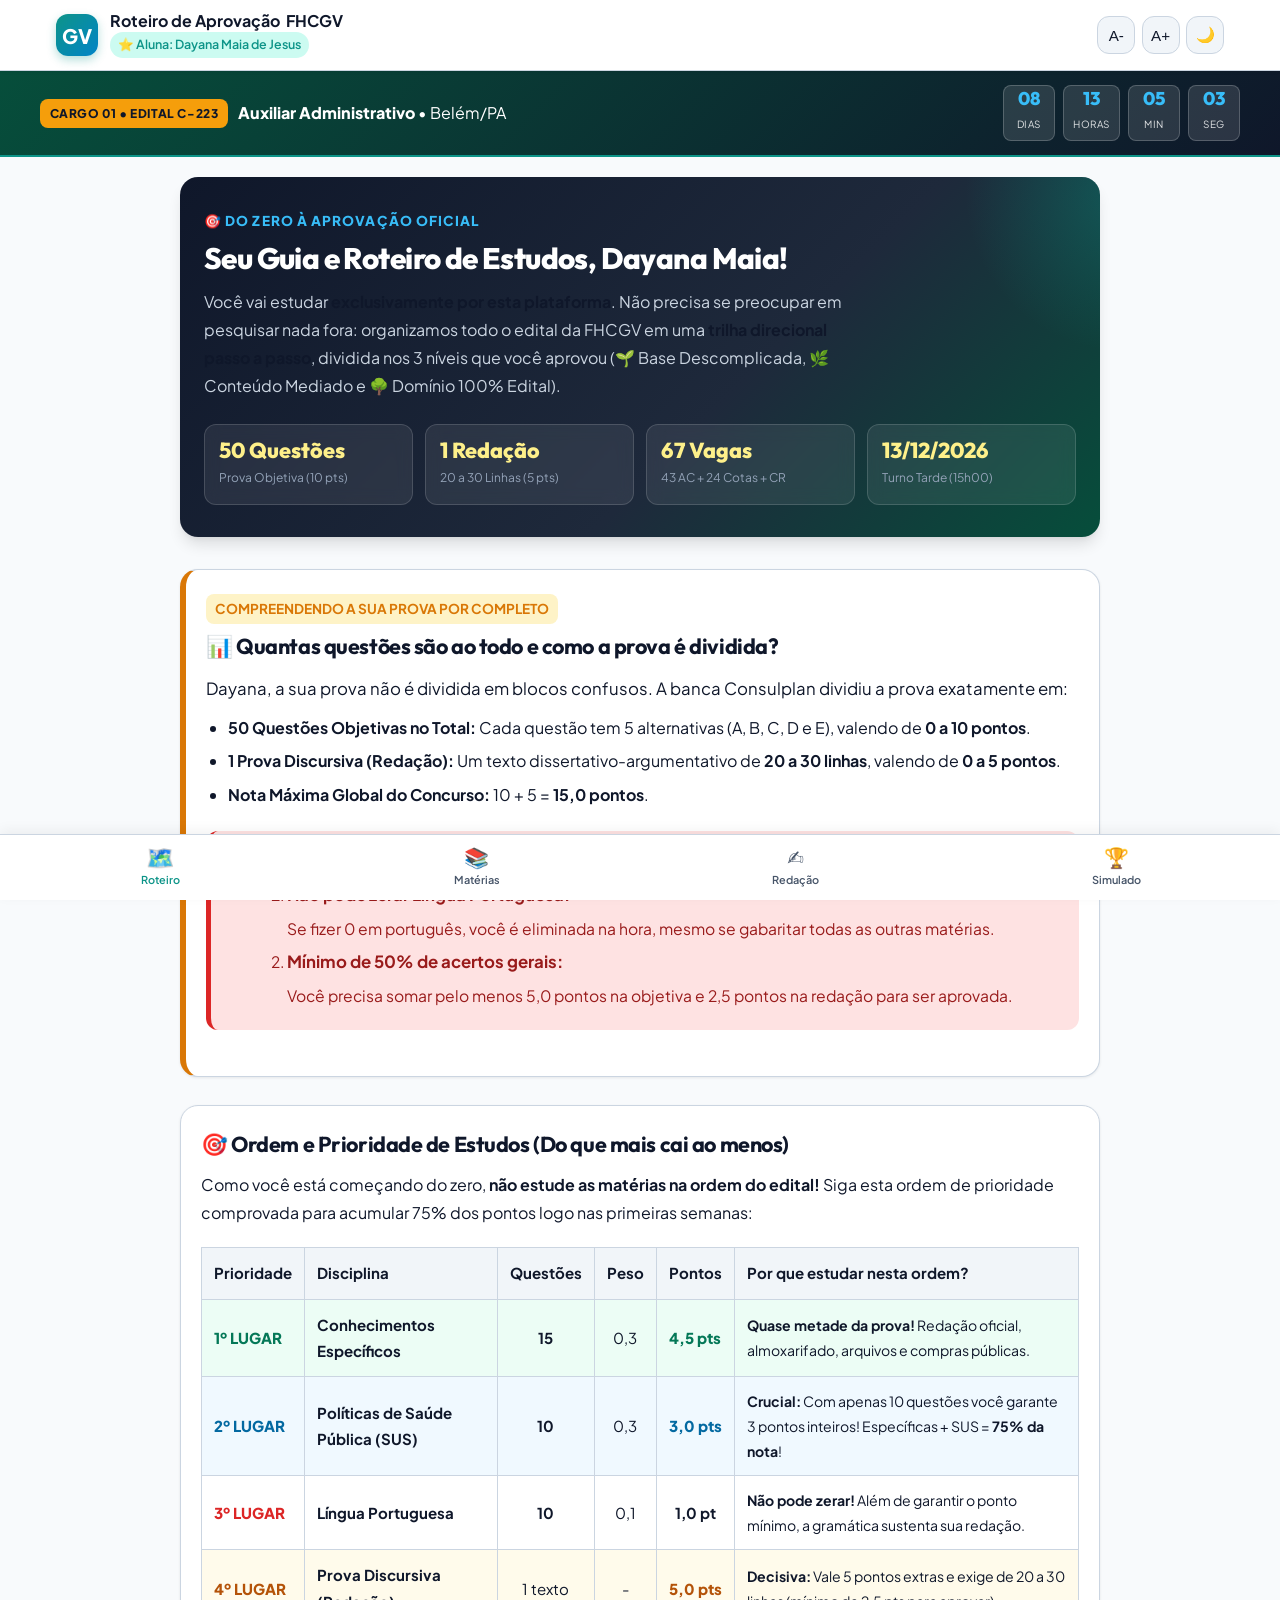
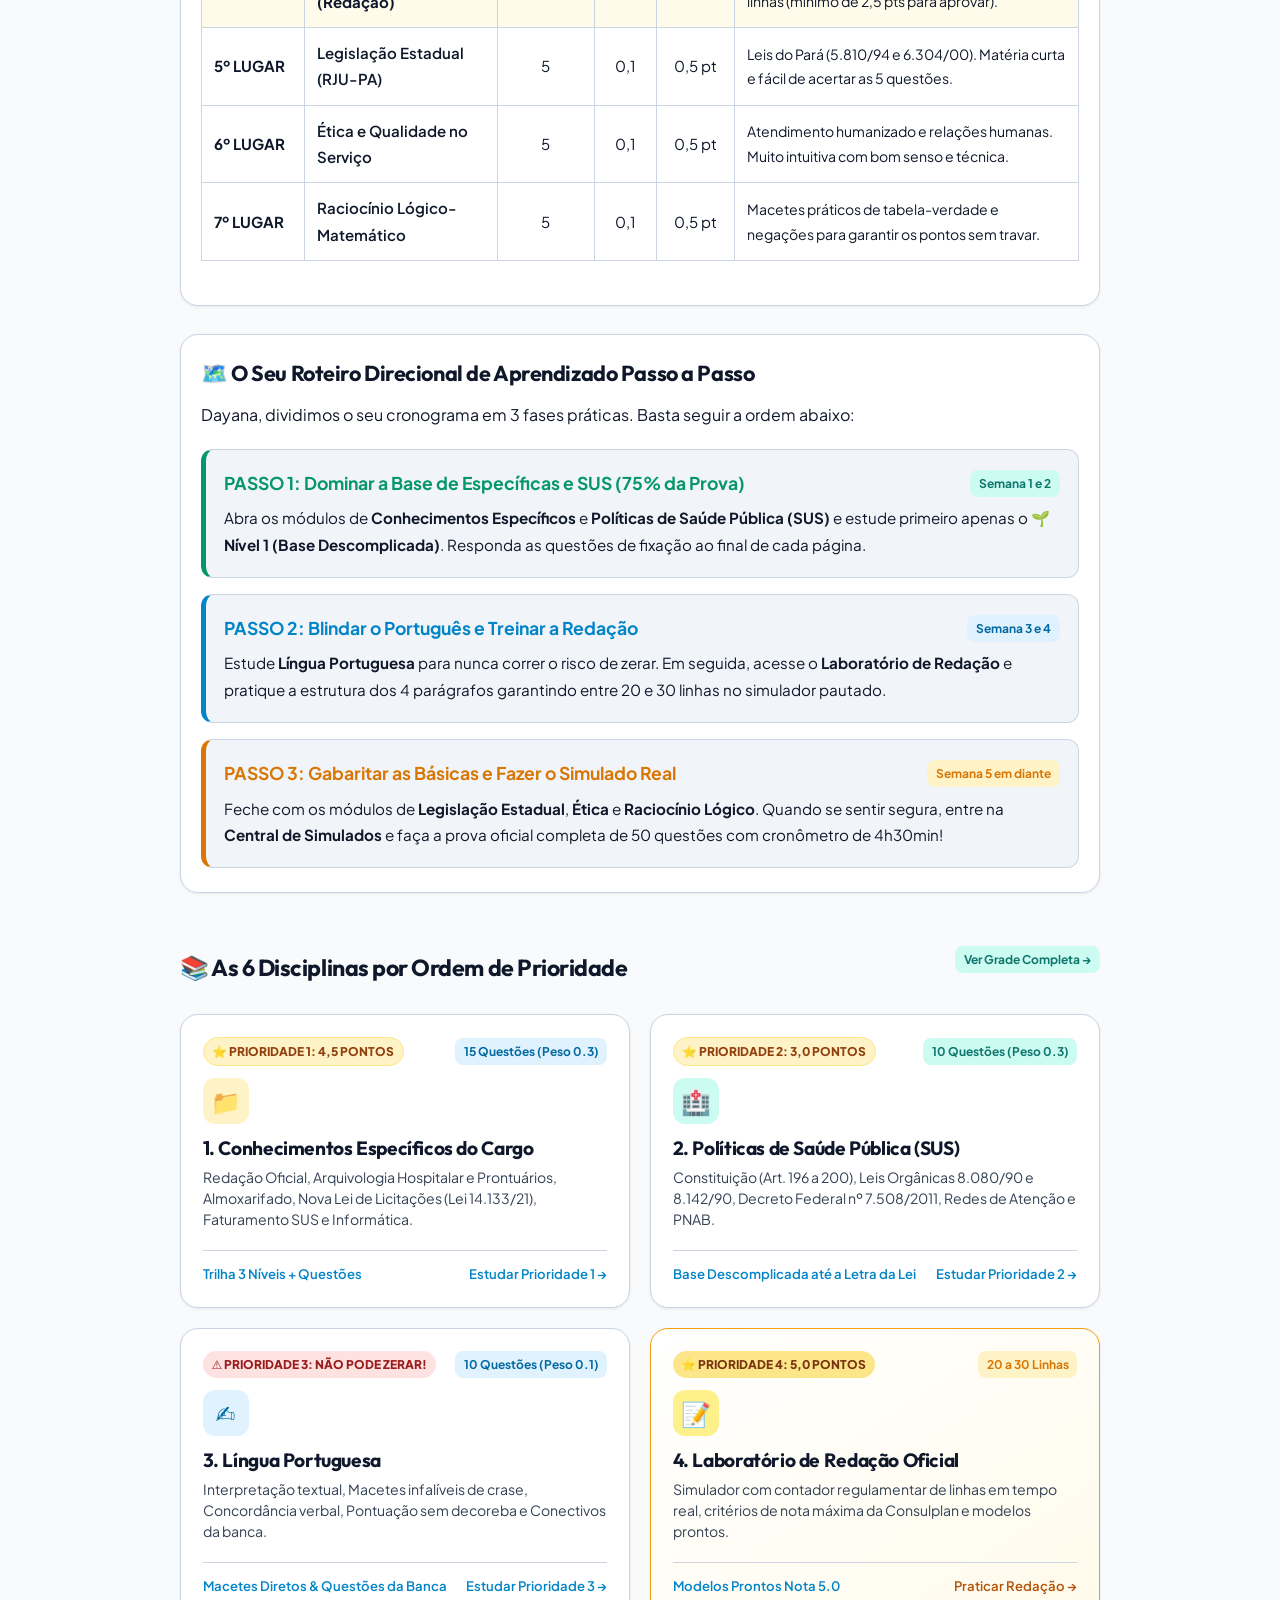
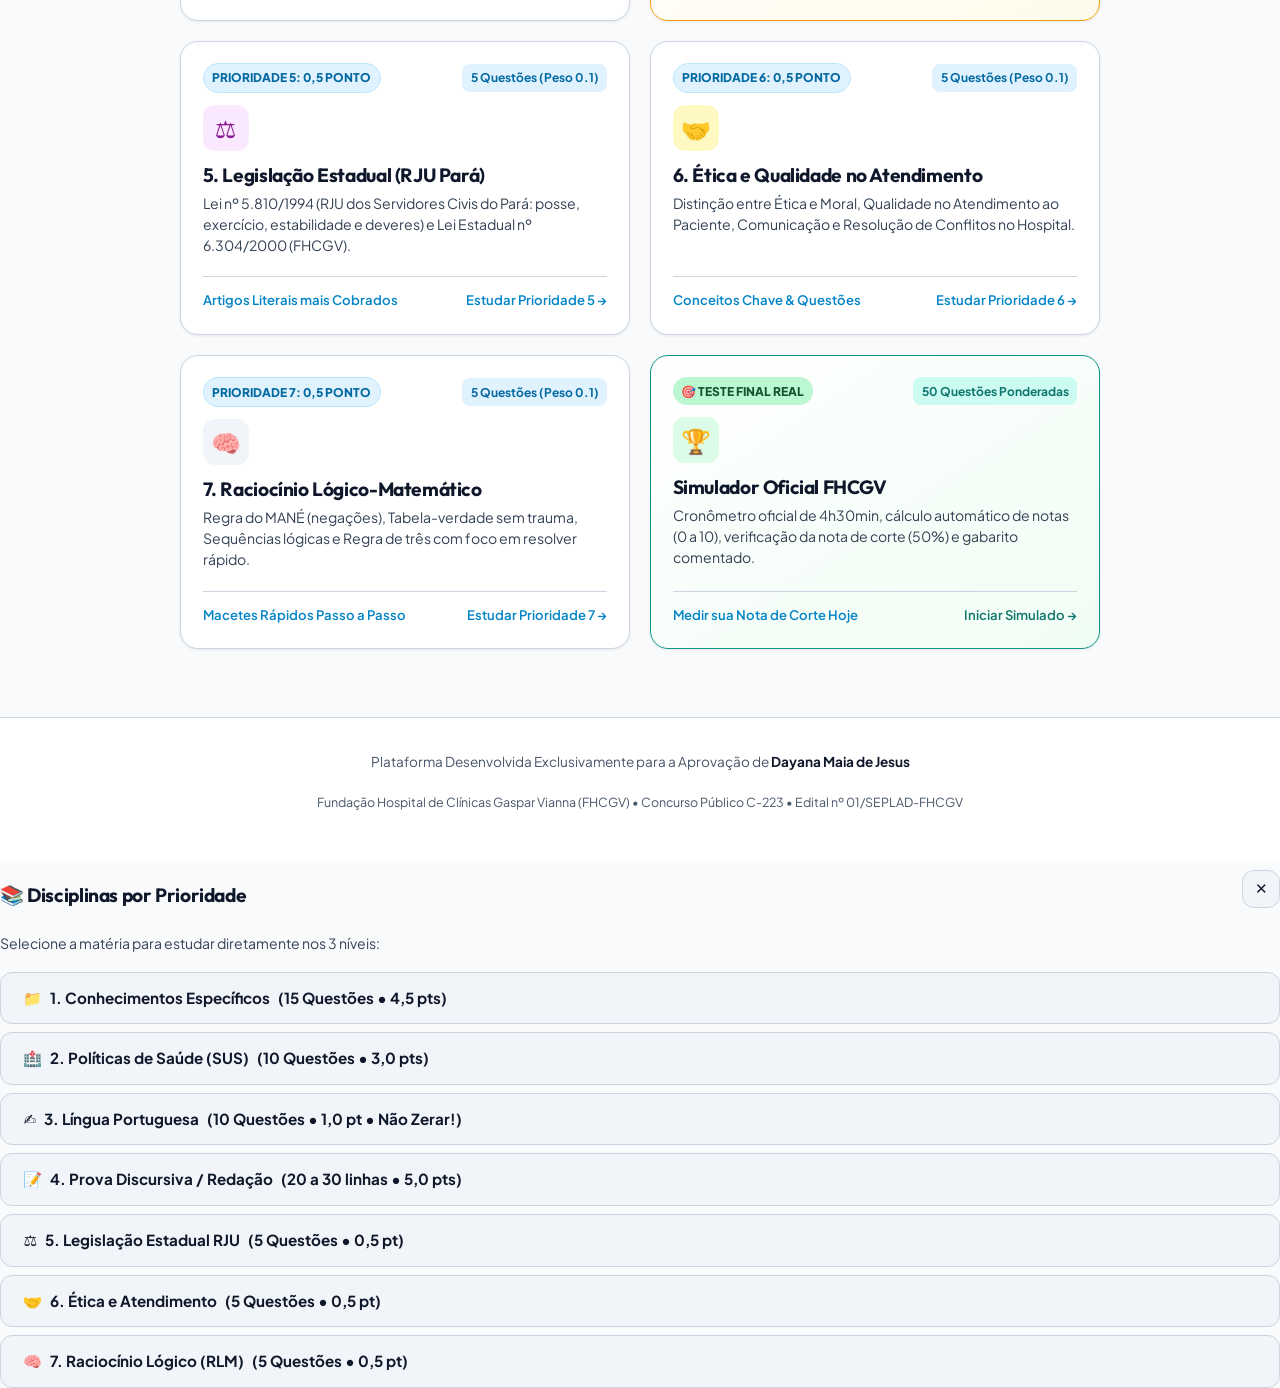
<file: index.html>
<!DOCTYPE html>
<html lang="pt-BR">
<head>
  <meta charset="UTF-8">
  <meta name="viewport" content="width=device-width, initial-scale=1.0">
  <title>Roteiro Direcional de Aprovação | Dayana Maia de Jesus - FHCGV</title>
  
  <link rel="preconnect" href="https://fonts.googleapis.com">
  <link rel="preconnect" href="https://fonts.gstatic.com" crossorigin>
  <link href="https://fonts.googleapis.com/css2?family=Outfit:wght@400;600;700;800&family=Plus+Jakarta+Sans:wght@400;500;600;700&display=swap" rel="stylesheet">
  
  <link rel="stylesheet" href="css/style.css">
</head>
<body>

  <!-- Barra de Progresso Superior de Leitura -->
  <div id="scroll-progress-container"><div id="scroll-progress-bar"></div></div>

  <!-- Header Superior Fixo com Alto Contraste -->
  <header class="site-header">
    <div class="header-container">
      <div class="brand-wrapper">
        <div class="brand-icon">GV</div>
        <div class="brand-info">
          <div class="brand-title">Roteiro de Aprovação <span>FHCGV</span></div>
          <span class="user-badge">⭐ Aluna: Dayana Maia de Jesus</span>
        </div>
      </div>
      <div class="header-actions">
        <button id="font-decrease" class="btn-icon" title="Diminuir fonte" aria-label="Diminuir fonte">A-</button>
        <button id="font-increase" class="btn-icon" title="Aumentar fonte" aria-label="Aumentar fonte">A+</button>
        <button id="theme-toggle" class="btn-icon" title="Alternar modo escuro" aria-label="Alternar modo escuro">🌙</button>
      </div>
    </div>
  </header>

  <!-- Banner de Contagem Regressiva para a Prova (Cores Calibradas: Branco Puro) -->
  <section class="countdown-banner">
    <div class="countdown-content">
      <div class="target-contest">
        <span class="target-badge">CARGO 01 • EDITAL C-223</span>
        <span style="color: #ffffff !important; font-size: 1rem;"><strong style="color: #ffffff !important;">Auxiliar Administrativo</strong> • Belém/PA</span>
      </div>
      <div class="countdown-timer-wrap">
        <div class="time-box"><span id="cd-days" class="num">00</span><span class="label">Dias</span></div>
        <div class="time-box"><span id="cd-hours" class="num">00</span><span class="label">Horas</span></div>
        <div class="time-box"><span id="cd-mins" class="num">00</span><span class="label">Min</span></div>
        <div class="time-box"><span id="cd-secs" class="num">00</span><span class="label">Seg</span></div>
      </div>
    </div>
  </section>

  <!-- Conteúdo Principal -->
  <main class="main-wrapper">
    <div class="reading-container">

      <!-- Hero Personalizado para a Dayana -->
      <section class="hero-card">
        <div class="hero-subtitle">
          <span>🎯 DO ZERO À APROVAÇÃO OFICIAL</span>
        </div>
        <h1 class="hero-title">Seu Guia e Roteiro de Estudos, Dayana Maia!</h1>
        <p class="hero-desc">
          Você vai estudar <strong>exclusivamente por esta plataforma</strong>. Não precisa se preocupar em pesquisar nada fora: organizamos todo o edital da FHCGV em uma <strong>trilha direcional passo a passo</strong>, dividida nos 3 níveis que você aprovou (🌱 Base Descomplicada, 🌿 Conteúdo Mediado e 🌳 Domínio 100% Edital).
        </p>

        <div class="hero-stats-grid">
          <div class="stat-box">
            <span class="val">50 Questões</span>
            <span class="desc">Prova Objetiva (10 pts)</span>
          </div>
          <div class="stat-box">
            <span class="val">1 Redação</span>
            <span class="desc">20 a 30 Linhas (5 pts)</span>
          </div>
          <div class="stat-box">
            <span class="val">67 Vagas</span>
            <span class="desc">43 AC + 24 Cotas + CR</span>
          </div>
          <div class="stat-box">
            <span class="val">13/12/2026</span>
            <span class="desc">Turno Tarde (15h00)</span>
          </div>
        </div>
      </section>

      <!-- ====================================================================
           O MAPA DEFINITIVO DA PROVA: TODAS AS DÚVIDAS ESCLARECIDAS
           ==================================================================== -->
      <section class="card-content" style="border-left: 6px solid var(--gold);">
        <span class="badge badge-gold" style="font-size: 0.85rem; margin-bottom: 0.5rem;">COMPREENDENDO A SUA PROVA POR COMPLETO</span>
        <h2>📊 Quantas questões são ao todo e como a prova é dividida?</h2>
        <p style="font-size: 1.05rem;">
          Dayana, a sua prova não é dividida em blocos confusos. A banca Consulplan dividiu a prova exatamente em:
        </p>
        <ul style="font-size: 1rem; line-height: 1.8;">
          <li><strong>50 Questões Objetivas no Total:</strong> Cada questão tem 5 alternativas (A, B, C, D e E), valendo de <strong>0 a 10 pontos</strong>.</li>
          <li><strong>1 Prova Discursiva (Redação):</strong> Um texto dissertativo-argumentativo de <strong>20 a 30 linhas</strong>, valendo de <strong>0 a 5 pontos</strong>.</li>
          <li><strong>Nota Máxima Global do Concurso:</strong> 10 + 5 = <strong>15,0 pontos</strong>.</li>
        </ul>

        <div class="callout callout-pegadinha">
          <div class="callout-icon">🚨</div>
          <div class="callout-body">
            <strong>2 Regras Eliminatórias Críticas do Edital para Gravar:</strong>
            <ol style="margin: 0.35rem 0 0 1rem; padding: 0;">
              <li><strong>Não pode zerar Língua Portuguesa!</strong> Se fizer 0 em português, você é eliminada na hora, mesmo se gabaritar todas as outras matérias.</li>
              <li><strong>Mínimo de 50% de acertos gerais:</strong> Você precisa somar pelo menos 5,0 pontos na objetiva e 2,5 pontos na redação para ser aprovada.</li>
            </ol>
          </div>
        </div>
      </section>

      <!-- ====================================================================
           TABELA DE PRIORIDADE ESTRATÉGICA DE ESTUDOS
           ==================================================================== -->
      <section class="card-content">
        <h2>🎯 Ordem e Prioridade de Estudos (Do que mais cai ao menos)</h2>
        <p>
          Como você está começando do zero, <strong>não estude as matérias na ordem do edital!</strong> Siga esta ordem de prioridade comprovada para acumular 75% dos pontos logo nas primeiras semanas:
        </p>

        <div style="overflow-x: auto; margin: 1.25rem 0;">
          <table style="width: 100%; border-collapse: collapse; font-size: 0.94rem;">
            <thead>
              <tr style="background: var(--bg-subtle); text-align: left;">
                <th style="padding: 0.75rem; border: 1px solid var(--border);">Prioridade</th>
                <th style="padding: 0.75rem; border: 1px solid var(--border);">Disciplina</th>
                <th style="padding: 0.75rem; border: 1px solid var(--border); text-align: center;">Questões</th>
                <th style="padding: 0.75rem; border: 1px solid var(--border); text-align: center;">Peso</th>
                <th style="padding: 0.75rem; border: 1px solid var(--border); text-align: center;">Pontos</th>
                <th style="padding: 0.75rem; border: 1px solid var(--border);">Por que estudar nesta ordem?</th>
              </tr>
            </thead>
            <tbody>
              <tr style="background: var(--level-base-bg);">
                <td style="padding: 0.75rem; border: 1px solid var(--border); font-weight: 800; color: #047857;">1º LUGAR</td>
                <td style="padding: 0.75rem; border: 1px solid var(--border); font-weight: 700;">Conhecimentos Específicos</td>
                <td style="padding: 0.75rem; border: 1px solid var(--border); text-align: center; font-weight: 700;">15</td>
                <td style="padding: 0.75rem; border: 1px solid var(--border); text-align: center;">0,3</td>
                <td style="padding: 0.75rem; border: 1px solid var(--border); text-align: center; font-weight: 800; color: #047857;">4,5 pts</td>
                <td style="padding: 0.75rem; border: 1px solid var(--border); font-size: 0.88rem;"><strong>Quase metade da prova!</strong> Redação oficial, almoxarifado, arquivos e compras públicas.</td>
              </tr>
              <tr style="background: var(--level-mediado-bg);">
                <td style="padding: 0.75rem; border: 1px solid var(--border); font-weight: 800; color: #0369a1;">2º LUGAR</td>
                <td style="padding: 0.75rem; border: 1px solid var(--border); font-weight: 700;">Políticas de Saúde Pública (SUS)</td>
                <td style="padding: 0.75rem; border: 1px solid var(--border); text-align: center; font-weight: 700;">10</td>
                <td style="padding: 0.75rem; border: 1px solid var(--border); text-align: center;">0,3</td>
                <td style="padding: 0.75rem; border: 1px solid var(--border); text-align: center; font-weight: 800; color: #0369a1;">3,0 pts</td>
                <td style="padding: 0.75rem; border: 1px solid var(--border); font-size: 0.88rem;"><strong>Crucial:</strong> Com apenas 10 questões você garante 3 pontos inteiros! Específicas + SUS = <strong>75% da nota</strong>!</td>
              </tr>
              <tr>
                <td style="padding: 0.75rem; border: 1px solid var(--border); font-weight: 800; color: #dc2626;">3º LUGAR</td>
                <td style="padding: 0.75rem; border: 1px solid var(--border); font-weight: 700;">Língua Portuguesa</td>
                <td style="padding: 0.75rem; border: 1px solid var(--border); text-align: center; font-weight: 700;">10</td>
                <td style="padding: 0.75rem; border: 1px solid var(--border); text-align: center;">0,1</td>
                <td style="padding: 0.75rem; border: 1px solid var(--border); text-align: center; font-weight: 700;">1,0 pt</td>
                <td style="padding: 0.75rem; border: 1px solid var(--border); font-size: 0.88rem;"><strong>Não pode zerar!</strong> Além de garantir o ponto mínimo, a gramática sustenta sua redação.</td>
              </tr>
              <tr style="background: #fffbeb;">
                <td style="padding: 0.75rem; border: 1px solid var(--border); font-weight: 800; color: #b45309;">4º LUGAR</td>
                <td style="padding: 0.75rem; border: 1px solid var(--border); font-weight: 700;">Prova Discursiva (Redação)</td>
                <td style="padding: 0.75rem; border: 1px solid var(--border); text-align: center;">1 texto</td>
                <td style="padding: 0.75rem; border: 1px solid var(--border); text-align: center;">-</td>
                <td style="padding: 0.75rem; border: 1px solid var(--border); text-align: center; font-weight: 800; color: #b45309;">5,0 pts</td>
                <td style="padding: 0.75rem; border: 1px solid var(--border); font-size: 0.88rem;"><strong>Decisiva:</strong> Vale 5 pontos extras e exige de 20 a 30 linhas (mínimo de 2,5 pts para aprovar).</td>
              </tr>
              <tr>
                <td style="padding: 0.75rem; border: 1px solid var(--border); font-weight: 700;">5º LUGAR</td>
                <td style="padding: 0.75rem; border: 1px solid var(--border); font-weight: 600;">Legislação Estadual (RJU-PA)</td>
                <td style="padding: 0.75rem; border: 1px solid var(--border); text-align: center;">5</td>
                <td style="padding: 0.75rem; border: 1px solid var(--border); text-align: center;">0,1</td>
                <td style="padding: 0.75rem; border: 1px solid var(--border); text-align: center;">0,5 pt</td>
                <td style="padding: 0.75rem; border: 1px solid var(--border); font-size: 0.88rem;">Leis do Pará (5.810/94 e 6.304/00). Matéria curta e fácil de acertar as 5 questões.</td>
              </tr>
              <tr>
                <td style="padding: 0.75rem; border: 1px solid var(--border); font-weight: 700;">6º LUGAR</td>
                <td style="padding: 0.75rem; border: 1px solid var(--border); font-weight: 600;">Ética e Qualidade no Serviço</td>
                <td style="padding: 0.75rem; border: 1px solid var(--border); text-align: center;">5</td>
                <td style="padding: 0.75rem; border: 1px solid var(--border); text-align: center;">0,1</td>
                <td style="padding: 0.75rem; border: 1px solid var(--border); text-align: center;">0,5 pt</td>
                <td style="padding: 0.75rem; border: 1px solid var(--border); font-size: 0.88rem;">Atendimento humanizado e relações humanas. Muito intuitiva com bom senso e técnica.</td>
              </tr>
              <tr>
                <td style="padding: 0.75rem; border: 1px solid var(--border); font-weight: 700;">7º LUGAR</td>
                <td style="padding: 0.75rem; border: 1px solid var(--border); font-weight: 600;">Raciocínio Lógico-Matemático</td>
                <td style="padding: 0.75rem; border: 1px solid var(--border); text-align: center;">5</td>
                <td style="padding: 0.75rem; border: 1px solid var(--border); text-align: center;">0,1</td>
                <td style="padding: 0.75rem; border: 1px solid var(--border); text-align: center;">0,5 pt</td>
                <td style="padding: 0.75rem; border: 1px solid var(--border); font-size: 0.88rem;">Macetes práticos de tabela-verdade e negações para garantir os pontos sem travar.</td>
              </tr>
            </tbody>
          </table>
        </div>
      </section>

      <!-- ====================================================================
           ROTEIRO DE ESTUDOS PASSO A PASSO (DO ZERO)
           ==================================================================== -->
      <section class="card-content">
        <h2>🗺️ O Seu Roteiro Direcional de Aprendizado Passo a Passo</h2>
        <p>Dayana, dividimos o seu cronograma em 3 fases práticas. Basta seguir a ordem abaixo:</p>

        <div style="display: flex; flex-direction: column; gap: 1rem; margin-top: 1.25rem;">

          <!-- Passo 1 -->
          <div style="background: var(--bg-subtle); border: 1px solid var(--border); border-radius: var(--radius-md); padding: 1.15rem; border-left: 5px solid var(--level-base);">
            <div style="display: flex; justify-content: space-between; align-items: center; margin-bottom: 0.4rem;">
              <strong style="color: var(--level-base); font-size: 1.1rem;">PASSO 1: Dominar a Base de Específicas e SUS (75% da Prova)</strong>
              <span class="badge badge-accent">Semana 1 e 2</span>
            </div>
            <p style="margin: 0; font-size: 0.95rem;">
              Abra os módulos de <a href="modulo-especificos.html"><strong>Conhecimentos Específicos</strong></a> e <a href="modulo-sus.html"><strong>Políticas de Saúde Pública (SUS)</strong></a> e estude primeiro apenas o <strong>🌱 Nível 1 (Base Descomplicada)</strong>. Responda as questões de fixação ao final de cada página.
            </p>
          </div>

          <!-- Passo 2 -->
          <div style="background: var(--bg-subtle); border: 1px solid var(--border); border-radius: var(--radius-md); padding: 1.15rem; border-left: 5px solid var(--primary);">
            <div style="display: flex; justify-content: space-between; align-items: center; margin-bottom: 0.4rem;">
              <strong style="color: var(--primary); font-size: 1.1rem;">PASSO 2: Blindar o Português e Treinar a Redação</strong>
              <span class="badge badge-primary">Semana 3 e 4</span>
            </div>
            <p style="margin: 0; font-size: 0.95rem;">
              Estude <a href="modulo-portugues.html"><strong>Língua Portuguesa</strong></a> para nunca correr o risco de zerar. Em seguida, acesse o <a href="modulo-discursiva.html"><strong>Laboratório de Redação</strong></a> e pratique a estrutura dos 4 parágrafos garantindo entre 20 e 30 linhas no simulador pautado.
            </p>
          </div>

          <!-- Passo 3 -->
          <div style="background: var(--bg-subtle); border: 1px solid var(--border); border-radius: var(--radius-md); padding: 1.15rem; border-left: 5px solid var(--gold);">
            <div style="display: flex; justify-content: space-between; align-items: center; margin-bottom: 0.4rem;">
              <strong style="color: var(--gold); font-size: 1.1rem;">PASSO 3: Gabaritar as Básicas e Fazer o Simulado Real</strong>
              <span class="badge badge-gold">Semana 5 em diante</span>
            </div>
            <p style="margin: 0; font-size: 0.95rem;">
              Feche com os módulos de <a href="modulo-legislacao.html"><strong>Legislação Estadual</strong></a>, <a href="modulo-etica.html"><strong>Ética</strong></a> e <a href="modulo-rlm.html"><strong>Raciocínio Lógico</strong></a>. Quando se sentir segura, entre na <a href="simulados.html"><strong>Central de Simulados</strong></a> e faça a prova oficial completa de 50 questões com cronômetro de 4h30min!
            </p>
          </div>

        </div>
      </section>

      <!-- Grid de Acesso Direto às 6 Matérias + Redação -->
      <section style="margin-top: 2rem;">
        <div style="display: flex; align-items: center; justify-content: space-between; margin-bottom: 1.25rem;">
          <h2>📚 As 6 Disciplinas por Ordem de Prioridade</h2>
          <a href="materias.html" class="badge badge-accent" style="text-decoration: none;">Ver Grade Completa →</a>
        </div>

        <div class="modules-grid">

          <!-- 1. Específicos -->
          <a href="modulo-especificos.html" class="module-card">
            <div>
              <div class="module-badge-top">
                <span class="weight-tag weight-high">⭐ PRIORIDADE 1: 4,5 PONTOS</span>
                <span class="badge badge-primary">15 Questões (Peso 0.3)</span>
              </div>
              <div class="module-icon-wrap" style="background: #fef3c7; color: #b45309;">📁</div>
              <h3>1. Conhecimentos Específicos do Cargo</h3>
              <p class="module-summary">
                Redação Oficial, Arquivologia Hospitalar e Prontuários, Almoxarifado, Nova Lei de Licitações (Lei 14.133/21), Faturamento SUS e Informática.
              </p>
            </div>
            <div class="module-footer-info">
              <span>Trilha 3 Níveis + Questões</span>
              <span class="action-arrow">Estudar Prioridade 1 →</span>
            </div>
          </a>

          <!-- 2. SUS -->
          <a href="modulo-sus.html" class="module-card">
            <div>
              <div class="module-badge-top">
                <span class="weight-tag weight-high">⭐ PRIORIDADE 2: 3,0 PONTOS</span>
                <span class="badge badge-accent">10 Questões (Peso 0.3)</span>
              </div>
              <div class="module-icon-wrap" style="background: #ccfbf1; color: #0f766e;">🏥</div>
              <h3>2. Políticas de Saúde Pública (SUS)</h3>
              <p class="module-summary">
                Constituição (Art. 196 a 200), Leis Orgânicas 8.080/90 e 8.142/90, Decreto Federal nº 7.508/2011, Redes de Atenção e PNAB.
              </p>
            </div>
            <div class="module-footer-info">
              <span>Base Descomplicada até a Letra da Lei</span>
              <span class="action-arrow">Estudar Prioridade 2 →</span>
            </div>
          </a>

          <!-- 3. Português -->
          <a href="modulo-portugues.html" class="module-card">
            <div>
              <div class="module-badge-top">
                <span class="weight-tag" style="background: #fee2e2; color: #991b1b;">⚠️ PRIORIDADE 3: NÃO PODE ZERAR!</span>
                <span class="badge badge-primary">10 Questões (Peso 0.1)</span>
              </div>
              <div class="module-icon-wrap" style="background: #e0f2fe; color: #0369a1;">✍️</div>
              <h3>3. Língua Portuguesa</h3>
              <p class="module-summary">
                Interpretação textual, Macetes infalíveis de crase, Concordância verbal, Pontuação sem decoreba e Conectivos da banca.
              </p>
            </div>
            <div class="module-footer-info">
              <span>Macetes Diretos & Questões da Banca</span>
              <span class="action-arrow">Estudar Prioridade 3 →</span>
            </div>
          </a>

          <!-- 4. Redação -->
          <a href="modulo-discursiva.html" class="module-card" style="border-color: #f59e0b; background: linear-gradient(to bottom right, var(--bg-surface), #fffbeb);">
            <div>
              <div class="module-badge-top">
                <span class="weight-tag" style="background: #fde68a; color: #78350f;">⭐ PRIORIDADE 4: 5,0 PONTOS</span>
                <span class="badge badge-gold">20 a 30 Linhas</span>
              </div>
              <div class="module-icon-wrap" style="background: #fef08a; color: #713f12;">📝</div>
              <h3>4. Laboratório de Redação Oficial</h3>
              <p class="module-summary">
                Simulador com contador regulamentar de linhas em tempo real, critérios de nota máxima da Consulplan e modelos prontos.
              </p>
            </div>
            <div class="module-footer-info">
              <span>Modelos Prontos Nota 5.0</span>
              <span class="action-arrow" style="color: #b45309;">Praticar Redação →</span>
            </div>
          </a>

          <!-- 5. Legislação Estadual -->
          <a href="modulo-legislacao.html" class="module-card">
            <div>
              <div class="module-badge-top">
                <span class="weight-tag weight-regular">PRIORIDADE 5: 0,5 PONTO</span>
                <span class="badge badge-primary">5 Questões (Peso 0.1)</span>
              </div>
              <div class="module-icon-wrap" style="background: #fae8ff; color: #86198f;">⚖️</div>
              <h3>5. Legislação Estadual (RJU Pará)</h3>
              <p class="module-summary">
                Lei nº 5.810/1994 (RJU dos Servidores Civis do Pará: posse, exercício, estabilidade e deveres) e Lei Estadual nº 6.304/2000 (FHCGV).
              </p>
            </div>
            <div class="module-footer-info">
              <span>Artigos Literais mais Cobrados</span>
              <span class="action-arrow">Estudar Prioridade 5 →</span>
            </div>
          </a>

          <!-- 6. Ética -->
          <a href="modulo-etica.html" class="module-card">
            <div>
              <div class="module-badge-top">
                <span class="weight-tag weight-regular">PRIORIDADE 6: 0,5 PONTO</span>
                <span class="badge badge-primary">5 Questões (Peso 0.1)</span>
              </div>
              <div class="module-icon-wrap" style="background: #fef9c3; color: #854d0e;">🤝</div>
              <h3>6. Ética e Qualidade no Atendimento</h3>
              <p class="module-summary">
                Distinção entre Ética e Moral, Qualidade no Atendimento ao Paciente, Comunicação e Resolução de Conflitos no Hospital.
              </p>
            </div>
            <div class="module-footer-info">
              <span>Conceitos Chave & Questões</span>
              <span class="action-arrow">Estudar Prioridade 6 →</span>
            </div>
          </a>

          <!-- 7. RLM -->
          <a href="modulo-rlm.html" class="module-card">
            <div>
              <div class="module-badge-top">
                <span class="weight-tag weight-regular">PRIORIDADE 7: 0,5 PONTO</span>
                <span class="badge badge-primary">5 Questões (Peso 0.1)</span>
              </div>
              <div class="module-icon-wrap" style="background: #f1f5f9; color: #334155;">🧠</div>
              <h3>7. Raciocínio Lógico-Matemático</h3>
              <p class="module-summary">
                Regra do MANÉ (negações), Tabela-verdade sem trauma, Sequências lógicas e Regra de três com foco em resolver rápido.
              </p>
            </div>
            <div class="module-footer-info">
              <span>Macetes Rápidos Passo a Passo</span>
              <span class="action-arrow">Estudar Prioridade 7 →</span>
            </div>
          </a>

          <!-- Central de Simulados -->
          <a href="simulados.html" class="module-card" style="border-color: var(--accent); background: linear-gradient(to bottom right, var(--bg-surface), #f0fdf4);">
            <div>
              <div class="module-badge-top">
                <span class="weight-tag" style="background: #bbf7d0; color: #14532d;">🎯 TESTE FINAL REAL</span>
                <span class="badge badge-accent">50 Questões Ponderadas</span>
              </div>
              <div class="module-icon-wrap" style="background: #dcfce7; color: #166534;">🏆</div>
              <h3>Simulador Oficial FHCGV</h3>
              <p class="module-summary">
                Cronômetro oficial de 4h30min, cálculo automático de notas (0 a 10), verificação da nota de corte (50%) e gabarito comentado.
              </p>
            </div>
            <div class="module-footer-info">
              <span>Medir sua Nota de Corte Hoje</span>
              <span class="action-arrow" style="color: var(--accent-dark);">Iniciar Simulado →</span>
            </div>
          </a>

        </div>
      </section>

    </div>
  </main>

  <!-- Rodapé Institucional -->
  <footer class="site-footer">
    <p>Plataforma Desenvolvida Exclusivamente para a Aprovação de <strong>Dayana Maia de Jesus</strong></p>
    <p style="font-size: 0.78rem; margin-top: 0.3rem;">Fundação Hospital de Clínicas Gaspar Vianna (FHCGV) • Concurso Público C-223 • Edital nº 01/SEPLAD-FHCGV</p>
  </footer>

  <!-- Modal Suspenso com as 6 Matérias Diretas -->
  <div id="materias-modal" class="modal-overlay" onclick="if(event.target === this) this.classList.remove('open')">
    <div class="modal-box">
      <div style="display: flex; justify-content: space-between; align-items: center; margin-bottom: 1rem;">
        <h3><span>📚</span> Disciplinas por Prioridade</h3>
        <button class="btn-icon" onclick="document.getElementById('materias-modal').classList.remove('open')">✕</button>
      </div>
      <p style="font-size: 0.88rem; color: var(--text-muted); margin-bottom: 1rem;">
        Selecione a matéria para estudar diretamente nos 3 níveis:
      </p>
      <div style="display: flex; flex-direction: column; gap: 0.5rem;">
        <a href="modulo-especificos.html" class="btn btn-secondary" style="justify-content: flex-start; text-align: left;">
          📁 <strong>1. Conhecimentos Específicos</strong> (15 Questões • 4,5 pts)
        </a>
        <a href="modulo-sus.html" class="btn btn-secondary" style="justify-content: flex-start; text-align: left;">
          🏥 <strong>2. Políticas de Saúde (SUS)</strong> (10 Questões • 3,0 pts)
        </a>
        <a href="modulo-portugues.html" class="btn btn-secondary" style="justify-content: flex-start; text-align: left;">
          ✍️ <strong>3. Língua Portuguesa</strong> (10 Questões • 1,0 pt • Não Zerar!)
        </a>
        <a href="modulo-discursiva.html" class="btn btn-secondary" style="justify-content: flex-start; text-align: left;">
          📝 <strong>4. Prova Discursiva / Redação</strong> (20 a 30 linhas • 5,0 pts)
        </a>
        <a href="modulo-legislacao.html" class="btn btn-secondary" style="justify-content: flex-start; text-align: left;">
          ⚖️ <strong>5. Legislação Estadual RJU</strong> (5 Questões • 0,5 pt)
        </a>
        <a href="modulo-etica.html" class="btn btn-secondary" style="justify-content: flex-start; text-align: left;">
          🤝 <strong>6. Ética e Atendimento</strong> (5 Questões • 0,5 pt)
        </a>
        <a href="modulo-rlm.html" class="btn btn-secondary" style="justify-content: flex-start; text-align: left;">
          🧠 <strong>7. Raciocínio Lógico (RLM)</strong> (5 Questões • 0,5 pt)
        </a>
      </div>
    </div>
  </div>

  <!-- Nova Barra Inferior Direcional Mobile-First -->
  <nav class="bottom-nav">
    <a href="index.html" class="bottom-nav-item active">
      <span class="nav-icon">🗺️</span>
      <span>Roteiro</span>
    </a>
    <a href="materias.html" class="bottom-nav-item">
      <span class="nav-icon">📚</span>
      <span>Matérias</span>
    </a>
    <a href="modulo-discursiva.html" class="bottom-nav-item">
      <span class="nav-icon">✍️</span>
      <span>Redação</span>
    </a>
    <a href="simulados.html" class="bottom-nav-item">
      <span class="nav-icon">🏆</span>
      <span>Simulado</span>
    </a>
  </nav>

  <script src="js/questoes_data.js"></script>
  <script src="js/app.js"></script>
</body>
</html>
</file>
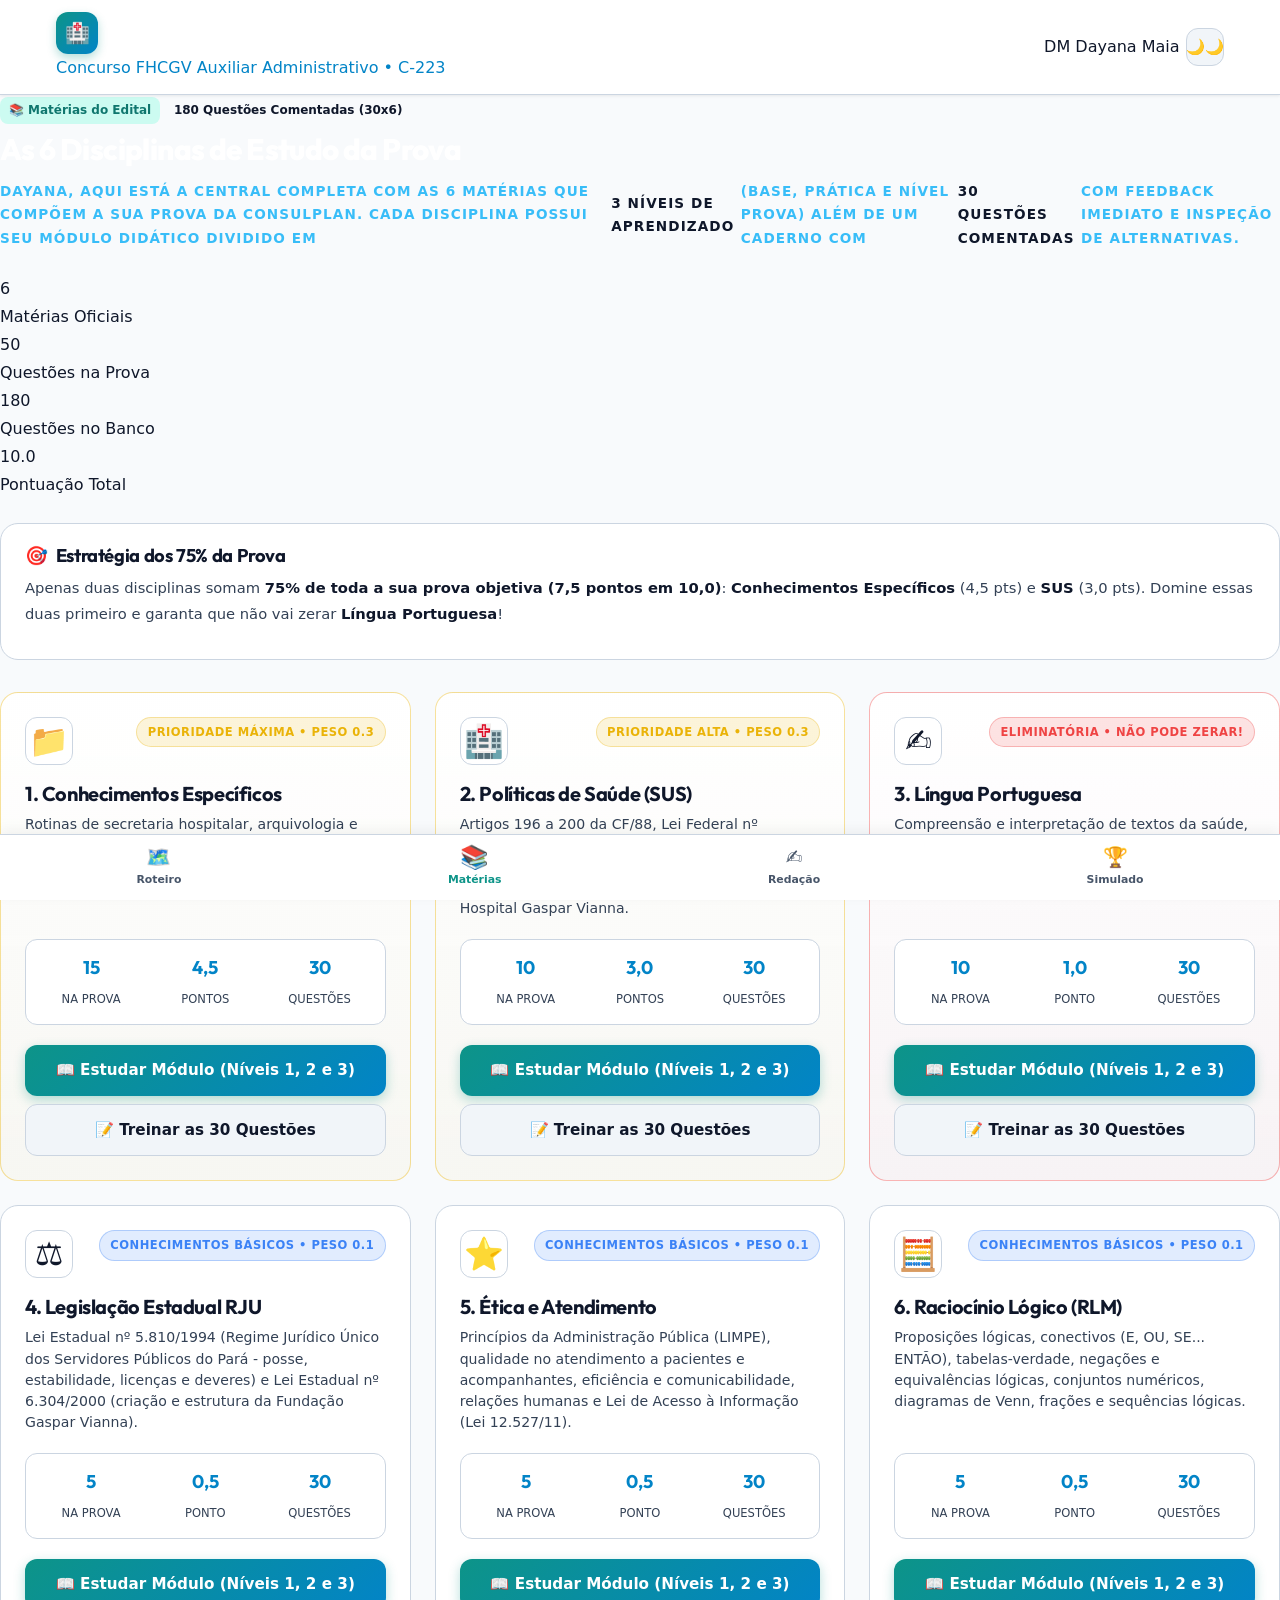
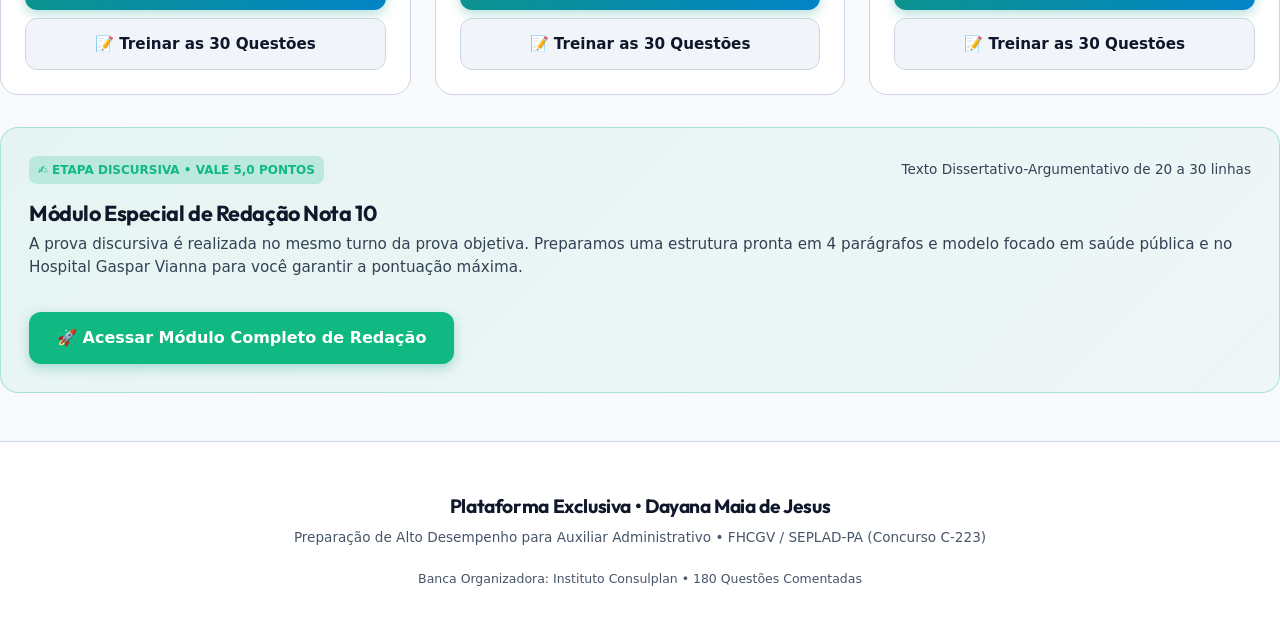
<file: materias.html>
<!DOCTYPE html>
<html lang="pt-BR">
<head>
  <meta charset="UTF-8">
  <meta name="viewport" content="width=device-width, initial-scale=1.0">
  <title>Disciplinas de Estudo • Concurso FHCGV • Dayana Maia</title>
  <meta name="description" content="Central de Matérias e Disciplinas de Estudo para o Concurso FHCGV - Auxiliar Administrativo. 180 questões comentadas e trilha nos 3 níveis.">
  <link rel="stylesheet" href="css/style.css">
  <link rel="preconnect" href="https://fonts.googleapis.com">
  <link rel="preconnect" href="https://fonts.gstatic.com" crossorigin>
  <link href="https://fonts.googleapis.com/css2?family=Inter:wght@400;500;600;700&family=Outfit:wght@500;600;700;800&display=swap" rel="stylesheet">
  <style>
    .materias-grid {
      display: grid;
      grid-template-columns: repeat(auto-fill, minmax(320px, 1fr));
      gap: 1.5rem;
      margin: 2rem 0;
    }
    .materia-card {
      background: var(--bg-surface);
      border: 1px solid var(--border);
      border-radius: var(--radius-lg);
      padding: 1.5rem;
      display: flex;
      flex-direction: column;
      justify-content: space-between;
      transition: all 0.25s ease;
      position: relative;
      overflow: hidden;
    }
    .materia-card:hover {
      transform: translateY(-4px);
      box-shadow: var(--shadow-md);
      border-color: var(--primary);
    }
    .materia-card.destaque-ouro {
      border-color: rgba(234, 179, 8, 0.4);
      background: linear-gradient(180deg, var(--bg-surface) 0%, rgba(234, 179, 8, 0.04) 100%);
    }
    .materia-card.destaque-alerta {
      border-color: rgba(239, 68, 68, 0.4);
      background: linear-gradient(180deg, var(--bg-surface) 0%, rgba(239, 68, 68, 0.04) 100%);
    }
    .materia-top {
      display: flex;
      justify-content: space-between;
      align-items: flex-start;
      margin-bottom: 1rem;
    }
    .materia-icon {
      font-size: 2rem;
      width: 48px;
      height: 48px;
      display: flex;
      align-items: center;
      justify-content: center;
      background: var(--bg-surface-elevated);
      border-radius: var(--radius-md);
      border: 1px solid var(--border);
    }
    .materia-prioridade {
      font-size: 0.72rem;
      font-weight: 700;
      text-transform: uppercase;
      padding: 0.25rem 0.65rem;
      border-radius: var(--radius-full);
      letter-spacing: 0.5px;
    }
    .prio-critica {
      background: rgba(234, 179, 8, 0.15);
      color: #eab308;
      border: 1px solid rgba(234, 179, 8, 0.3);
    }
    .prio-eliminatoria {
      background: rgba(239, 68, 68, 0.15);
      color: #ef4444;
      border: 1px solid rgba(239, 68, 68, 0.3);
    }
    .prio-base {
      background: rgba(59, 130, 246, 0.15);
      color: #3b82f6;
      border: 1px solid rgba(59, 130, 246, 0.3);
    }
    .materia-title {
      font-size: 1.25rem;
      font-weight: 700;
      margin: 0.25rem 0 0.5rem 0;
      color: var(--text-main);
    }
    .materia-desc {
      font-size: 0.88rem;
      color: var(--text-muted);
      line-height: 1.5;
      margin-bottom: 1.25rem;
    }
    .materia-stats-grid {
      display: grid;
      grid-template-columns: repeat(3, 1fr);
      gap: 0.5rem;
      background: var(--bg-surface-elevated);
      padding: 0.75rem;
      border-radius: var(--radius-md);
      margin-bottom: 1.25rem;
      border: 1px solid var(--border);
      text-align: center;
    }
    .materia-stat-item .stat-num {
      font-family: 'Outfit', sans-serif;
      font-size: 1.15rem;
      font-weight: 700;
      color: var(--primary);
      display: block;
    }
    .materia-stat-item .stat-label {
      font-size: 0.72rem;
      color: var(--text-muted);
      text-transform: uppercase;
    }
    .materia-actions {
      display: flex;
      flex-direction: column;
      gap: 0.5rem;
    }
  </style>
</head>
<body>

  <!-- Top Navigation Bar -->
  <header class="site-header">
    <div class="header-container">
      <a href="index.html" class="brand-logo">
        <span class="brand-icon">🏥</span>
        <div class="brand-text">
          <span class="brand-name">Concurso FHCGV</span>
          <span class="brand-sub">Auxiliar Administrativo • C-223</span>
        </div>
      </a>
      <div class="header-actions">
        <span class="user-pill">
          <span class="user-avatar">DM</span>
          <span class="user-name">Dayana Maia</span>
        </span>
        <button id="theme-toggle" class="btn-icon" aria-label="Alternar tema">
          <span class="icon-sun">☀️</span>
          <span class="icon-moon">🌙</span>
        </button>
      </div>
    </div>
  </header>

  <!-- Main Container -->
  <main class="page-container">
    
    <!-- Hero / Cabeçalho da Página -->
    <section class="hero-section" style="padding-bottom: 1.5rem;">
      <div class="badge-wrapper">
        <span class="badge badge-accent">📚 Matérias do Edital</span>
        <span class="badge badge-secondary">180 Questões Comentadas (30x6)</span>
      </div>
      <h1 class="hero-title" style="margin-top: 0.5rem;">
        As 6 Disciplinas de Estudo da Prova
      </h1>
      <p class="hero-subtitle">
        Dayana, aqui está a central completa com as 6 matérias que compõem a sua prova da Consulplan.
        Cada disciplina possui seu módulo didático dividido em <strong>3 Níveis de Aprendizado</strong> (Base, Prática e Nível Prova) 
        além de um caderno com <strong>30 questões comentadas</strong> com feedback imediato e inspeção de alternativas.
      </p>

      <!-- Painel Resumo de Pontuação -->
      <div class="stats-overview" style="margin-top: 1.5rem;">
        <div class="stat-card">
          <div class="stat-value">6</div>
          <div class="stat-label">Matérias Oficiais</div>
        </div>
        <div class="stat-card">
          <div class="stat-value">50</div>
          <div class="stat-label">Questões na Prova</div>
        </div>
        <div class="stat-card">
          <div class="stat-value">180</div>
          <div class="stat-label">Questões no Banco</div>
        </div>
        <div class="stat-card">
          <div class="stat-value">10.0</div>
          <div class="stat-label">Pontuação Total</div>
        </div>
      </div>
    </section>

    <!-- Estratégia de Prioridade Recomendada -->
    <div style="background: var(--bg-surface); border: 1px solid var(--border); border-radius: var(--radius-lg); padding: 1.25rem 1.5rem; margin-bottom: 2rem;">
      <h3 style="margin-top: 0; display: flex; align-items: center; gap: 0.5rem; font-size: 1.15rem;">
        <span>🎯</span> Estratégia dos 75% da Prova
      </h3>
      <p style="font-size: 0.92rem; color: var(--text-muted); margin-bottom: 0.75rem;">
        Apenas duas disciplinas somam <strong>75% de toda a sua prova objetiva (7,5 pontos em 10,0)</strong>:
        <strong>Conhecimentos Específicos</strong> (4,5 pts) e <strong>SUS</strong> (3,0 pts). Domine essas duas primeiro e garanta que não vai zerar <strong>Língua Portuguesa</strong>!
      </p>
    </div>

    <!-- Grid com os Cards das 6 Matérias -->
    <div class="materias-grid">

      <!-- 1. Conhecimentos Específicos -->
      <div class="materia-card destaque-ouro">
        <div>
          <div class="materia-top">
            <div class="materia-icon">📁</div>
            <span class="materia-prioridade prio-critica">Prioridade Máxima • Peso 0.3</span>
          </div>
          <h2 class="materia-title">1. Conhecimentos Específicos</h2>
          <p class="materia-desc">
            Rotinas de secretaria hospitalar, arquivologia e teoria das 3 idades, redação oficial, Nova Lei de Licitações (Lei 14.133/21), almoxarifado e faturamento SUS (AIH e APAC).
          </p>
        </div>

        <div>
          <div class="materia-stats-grid">
            <div class="materia-stat-item">
              <span class="stat-num">15</span>
              <span class="stat-label">Na Prova</span>
            </div>
            <div class="materia-stat-item">
              <span class="stat-num">4,5</span>
              <span class="stat-label">Pontos</span>
            </div>
            <div class="materia-stat-item">
              <span class="stat-num">30</span>
              <span class="stat-label">Questões</span>
            </div>
          </div>

          <div class="materia-actions">
            <a href="modulo-especificos.html" class="btn btn-primary" style="justify-content: center;">
              📖 Estudar Módulo (Níveis 1, 2 e 3)
            </a>
            <a href="modulo-especificos.html#modulo-questoes-container" class="btn btn-secondary" style="justify-content: center;">
              📝 Treinar as 30 Questões
            </a>
          </div>
        </div>
      </div>

      <!-- 2. Políticas de Saúde Pública (SUS) -->
      <div class="materia-card destaque-ouro">
        <div>
          <div class="materia-top">
            <div class="materia-icon">🏥</div>
            <span class="materia-prioridade prio-critica">Prioridade Alta • Peso 0.3</span>
          </div>
          <h2 class="materia-title">2. Políticas de Saúde (SUS)</h2>
          <p class="materia-desc">
            Artigos 196 a 200 da CF/88, Lei Federal nº 8.080/1990 (organização do SUS), Lei nº 8.142/1990 (participação comunitária e conferências), Redes de Atenção (RAS) e o Hospital Gaspar Vianna.
          </p>
        </div>

        <div>
          <div class="materia-stats-grid">
            <div class="materia-stat-item">
              <span class="stat-num">10</span>
              <span class="stat-label">Na Prova</span>
            </div>
            <div class="materia-stat-item">
              <span class="stat-num">3,0</span>
              <span class="stat-label">Pontos</span>
            </div>
            <div class="materia-stat-item">
              <span class="stat-num">30</span>
              <span class="stat-label">Questões</span>
            </div>
          </div>

          <div class="materia-actions">
            <a href="modulo-sus.html" class="btn btn-primary" style="justify-content: center;">
              📖 Estudar Módulo (Níveis 1, 2 e 3)
            </a>
            <a href="modulo-sus.html#modulo-questoes-container" class="btn btn-secondary" style="justify-content: center;">
              📝 Treinar as 30 Questões
            </a>
          </div>
        </div>
      </div>

      <!-- 3. Língua Portuguesa -->
      <div class="materia-card destaque-alerta">
        <div>
          <div class="materia-top">
            <div class="materia-icon">✍️</div>
            <span class="materia-prioridade prio-eliminatoria">Eliminatória • Não Pode Zerar!</span>
          </div>
          <h2 class="materia-title">3. Língua Portuguesa</h2>
          <p class="materia-desc">
            Compreensão e interpretação de textos da saúde, tipologias textuais, concordância verbal e nominal, regência verbal com crase, pontuação e sintaxe. Zerar esta matéria elimina do concurso!
          </p>
        </div>

        <div>
          <div class="materia-stats-grid">
            <div class="materia-stat-item">
              <span class="stat-num">10</span>
              <span class="stat-label">Na Prova</span>
            </div>
            <div class="materia-stat-item">
              <span class="stat-num">1,0</span>
              <span class="stat-label">Ponto</span>
            </div>
            <div class="materia-stat-item">
              <span class="stat-num">30</span>
              <span class="stat-label">Questões</span>
            </div>
          </div>

          <div class="materia-actions">
            <a href="modulo-portugues.html" class="btn btn-primary" style="justify-content: center;">
              📖 Estudar Módulo (Níveis 1, 2 e 3)
            </a>
            <a href="modulo-portugues.html#modulo-questoes-container" class="btn btn-secondary" style="justify-content: center;">
              📝 Treinar as 30 Questões
            </a>
          </div>
        </div>
      </div>

      <!-- 4. Legislação do Estado do Pará -->
      <div class="materia-card">
        <div>
          <div class="materia-top">
            <div class="materia-icon">⚖️</div>
            <span class="materia-prioridade prio-base">Conhecimentos Básicos • Peso 0.1</span>
          </div>
          <h2 class="materia-title">4. Legislação Estadual RJU</h2>
          <p class="materia-desc">
            Lei Estadual nº 5.810/1994 (Regime Jurídico Único dos Servidores Públicos do Pará - posse, estabilidade, licenças e deveres) e Lei Estadual nº 6.304/2000 (criação e estrutura da Fundação Gaspar Vianna).
          </p>
        </div>

        <div>
          <div class="materia-stats-grid">
            <div class="materia-stat-item">
              <span class="stat-num">5</span>
              <span class="stat-label">Na Prova</span>
            </div>
            <div class="materia-stat-item">
              <span class="stat-num">0,5</span>
              <span class="stat-label">Ponto</span>
            </div>
            <div class="materia-stat-item">
              <span class="stat-num">30</span>
              <span class="stat-label">Questões</span>
            </div>
          </div>

          <div class="materia-actions">
            <a href="modulo-legislacao.html" class="btn btn-primary" style="justify-content: center;">
              📖 Estudar Módulo (Níveis 1, 2 e 3)
            </a>
            <a href="modulo-legislacao.html#modulo-questoes-container" class="btn btn-secondary" style="justify-content: center;">
              📝 Treinar as 30 Questões
            </a>
          </div>
        </div>
      </div>

      <!-- 5. Ética e Qualidade no Serviço Público -->
      <div class="materia-card">
        <div>
          <div class="materia-top">
            <div class="materia-icon">⭐</div>
            <span class="materia-prioridade prio-base">Conhecimentos Básicos • Peso 0.1</span>
          </div>
          <h2 class="materia-title">5. Ética e Atendimento</h2>
          <p class="materia-desc">
            Princípios da Administração Pública (LIMPE), qualidade no atendimento a pacientes e acompanhantes, eficiência e comunicabilidade, relações humanas e Lei de Acesso à Informação (Lei 12.527/11).
          </p>
        </div>

        <div>
          <div class="materia-stats-grid">
            <div class="materia-stat-item">
              <span class="stat-num">5</span>
              <span class="stat-label">Na Prova</span>
            </div>
            <div class="materia-stat-item">
              <span class="stat-num">0,5</span>
              <span class="stat-label">Ponto</span>
            </div>
            <div class="materia-stat-item">
              <span class="stat-num">30</span>
              <span class="stat-label">Questões</span>
            </div>
          </div>

          <div class="materia-actions">
            <a href="modulo-etica.html" class="btn btn-primary" style="justify-content: center;">
              📖 Estudar Módulo (Níveis 1, 2 e 3)
            </a>
            <a href="modulo-etica.html#modulo-questoes-container" class="btn btn-secondary" style="justify-content: center;">
              📝 Treinar as 30 Questões
            </a>
          </div>
        </div>
      </div>

      <!-- 6. Raciocínio Lógico-Matemático -->
      <div class="materia-card">
        <div>
          <div class="materia-top">
            <div class="materia-icon">🧮</div>
            <span class="materia-prioridade prio-base">Conhecimentos Básicos • Peso 0.1</span>
          </div>
          <h2 class="materia-title">6. Raciocínio Lógico (RLM)</h2>
          <p class="materia-desc">
            Proposições lógicas, conectivos (E, OU, SE... ENTÃO), tabelas-verdade, negações e equivalências lógicas, conjuntos numéricos, diagramas de Venn, frações e sequências lógicas.
          </p>
        </div>

        <div>
          <div class="materia-stats-grid">
            <div class="materia-stat-item">
              <span class="stat-num">5</span>
              <span class="stat-label">Na Prova</span>
            </div>
            <div class="materia-stat-item">
              <span class="stat-num">0,5</span>
              <span class="stat-label">Ponto</span>
            </div>
            <div class="materia-stat-item">
              <span class="stat-num">30</span>
              <span class="stat-label">Questões</span>
            </div>
          </div>

          <div class="materia-actions">
            <a href="modulo-rlm.html" class="btn btn-primary" style="justify-content: center;">
              📖 Estudar Módulo (Níveis 1, 2 e 3)
            </a>
            <a href="modulo-rlm.html#modulo-questoes-container" class="btn btn-secondary" style="justify-content: center;">
              📝 Treinar as 30 Questões
            </a>
          </div>
        </div>
      </div>

    </div>

    <!-- Destaque Extra: Redação / Prova Discursiva -->
    <div style="background: linear-gradient(135deg, rgba(16, 185, 129, 0.08) 0%, rgba(13, 148, 136, 0.04) 100%); border: 1px solid rgba(16, 185, 129, 0.3); border-radius: var(--radius-lg); padding: 1.75rem; margin-top: 2rem; display: flex; flex-direction: column; gap: 1rem;">
      <div style="display: flex; justify-content: space-between; align-items: center; flex-wrap: wrap; gap: 0.5rem;">
        <span class="badge" style="background: rgba(16, 185, 129, 0.2); color: #10b981; font-weight: 700;">
          ✍️ ETAPA DISCURSIVA • VALE 5,0 PONTOS
        </span>
        <span style="font-size: 0.85rem; color: var(--text-muted);">
          Texto Dissertativo-Argumentativo de 20 a 30 linhas
        </span>
      </div>
      <div>
        <h3 style="margin: 0; font-size: 1.35rem; color: var(--text-main);">
          Módulo Especial de Redação Nota 10
        </h3>
        <p style="color: var(--text-muted); font-size: 0.95rem; margin-top: 0.4rem; line-height: 1.5;">
          A prova discursiva é realizada no mesmo turno da prova objetiva. Preparamos uma estrutura pronta em 4 parágrafos e modelo focado em saúde pública e no Hospital Gaspar Vianna para você garantir a pontuação máxima.
        </p>
      </div>
      <div>
        <a href="modulo-discursiva.html" class="btn btn-primary" style="background: #10b981; border-color: #10b981; font-size: 1rem; padding: 0.75rem 1.75rem;">
          🚀 Acessar Módulo Completo de Redação
        </a>
      </div>
    </div>

  </main>

  <!-- Rodapé do Site -->
  <footer class="site-footer">
    <div class="footer-container">
      <div class="footer-info">
        <h3>Plataforma Exclusiva • Dayana Maia de Jesus</h3>
        <p>Preparação de Alto Desempenho para Auxiliar Administrativo • FHCGV / SEPLAD-PA (Concurso C-223)</p>
        <p style="font-size: 0.78rem; margin-top: 0.3rem;">Banca Organizadora: Instituto Consulplan • 180 Questões Comentadas</p>
      </div>
    </div>
  </footer>

  <!-- Barra de Navegação Inferior Mobile-First Unificada -->
  <nav class="bottom-nav">
    <a href="index.html" class="bottom-nav-item">
      <span class="nav-icon">🗺️</span>
      <span>Roteiro</span>
    </a>
    <a href="materias.html" class="bottom-nav-item active">
      <span class="nav-icon">📚</span>
      <span>Matérias</span>
    </a>
    <a href="modulo-discursiva.html" class="bottom-nav-item">
      <span class="nav-icon">✍️</span>
      <span>Redação</span>
    </a>
    <a href="simulados.html" class="bottom-nav-item">
      <span class="nav-icon">🏆</span>
      <span>Simulado</span>
    </a>
  </nav>

  <script src="js/questoes_data.js"></script>
  <script src="js/app.js"></script>
</body>
</html>
</file>
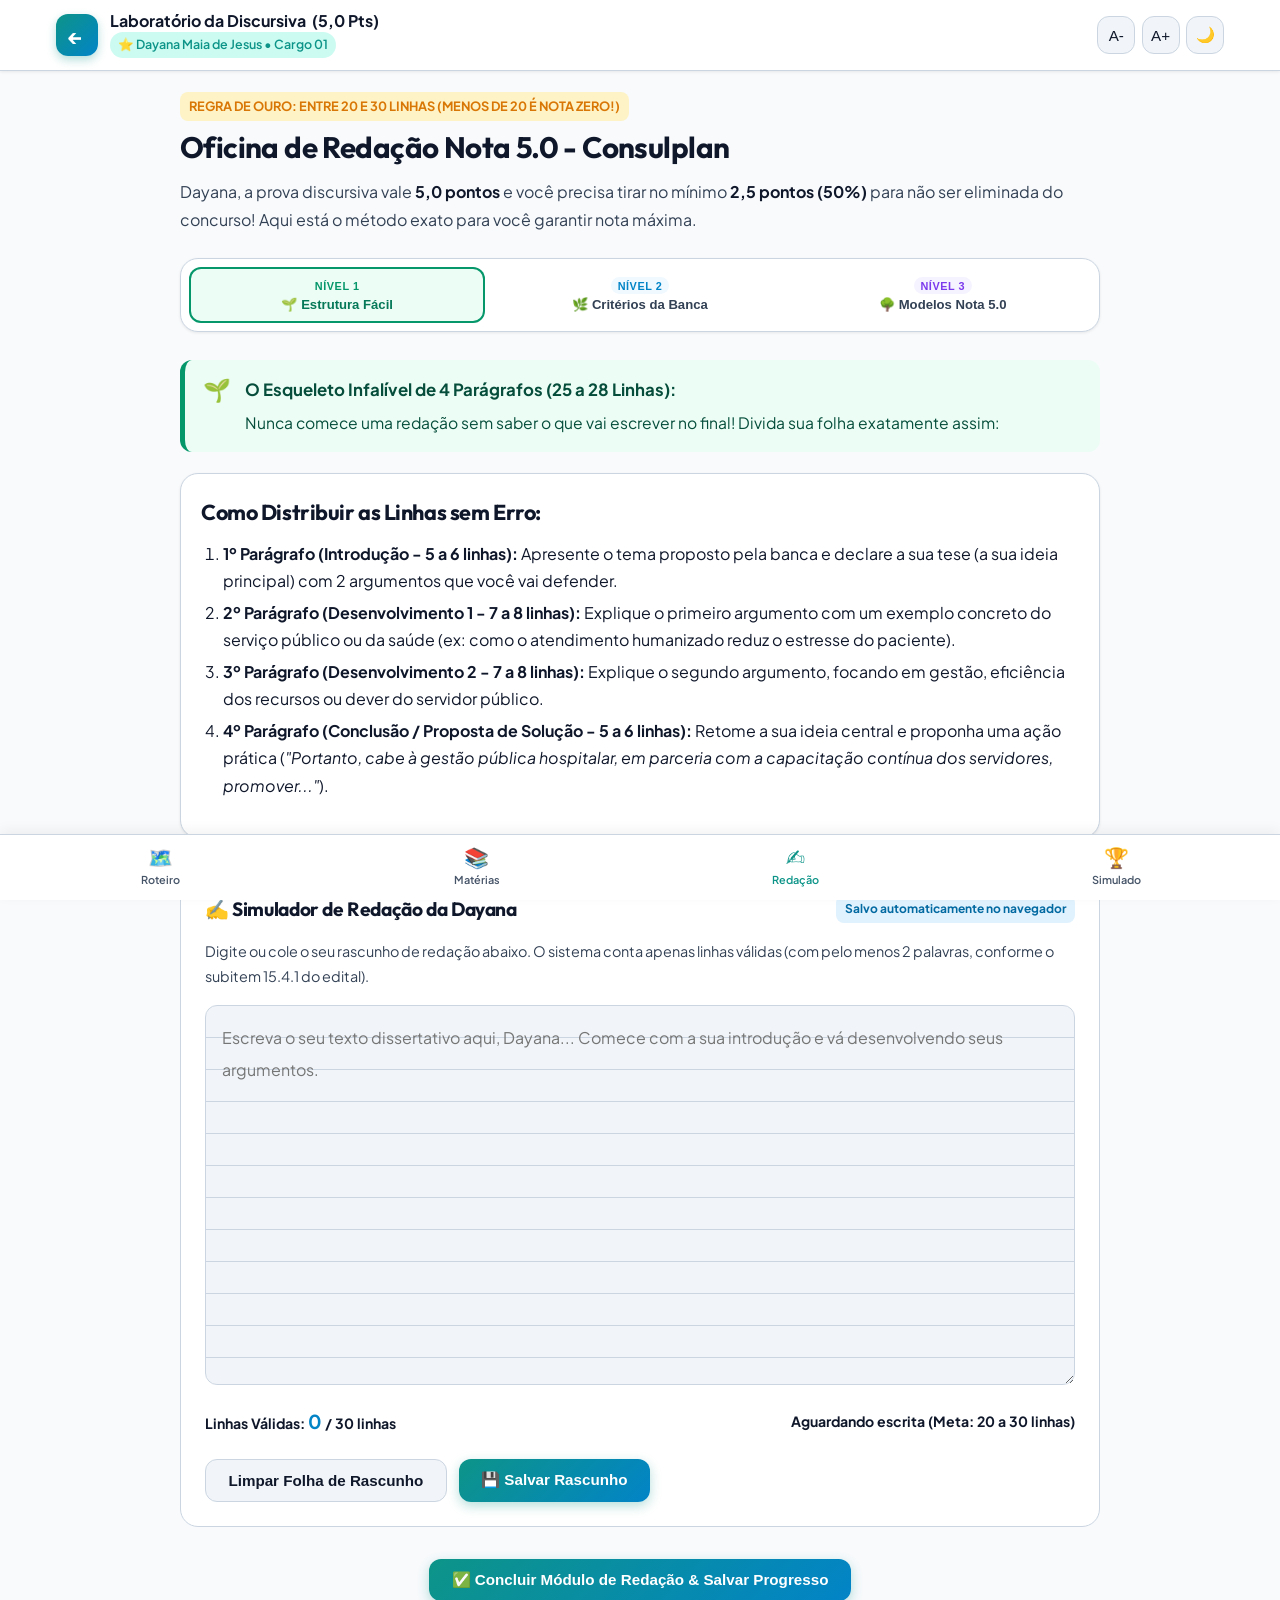
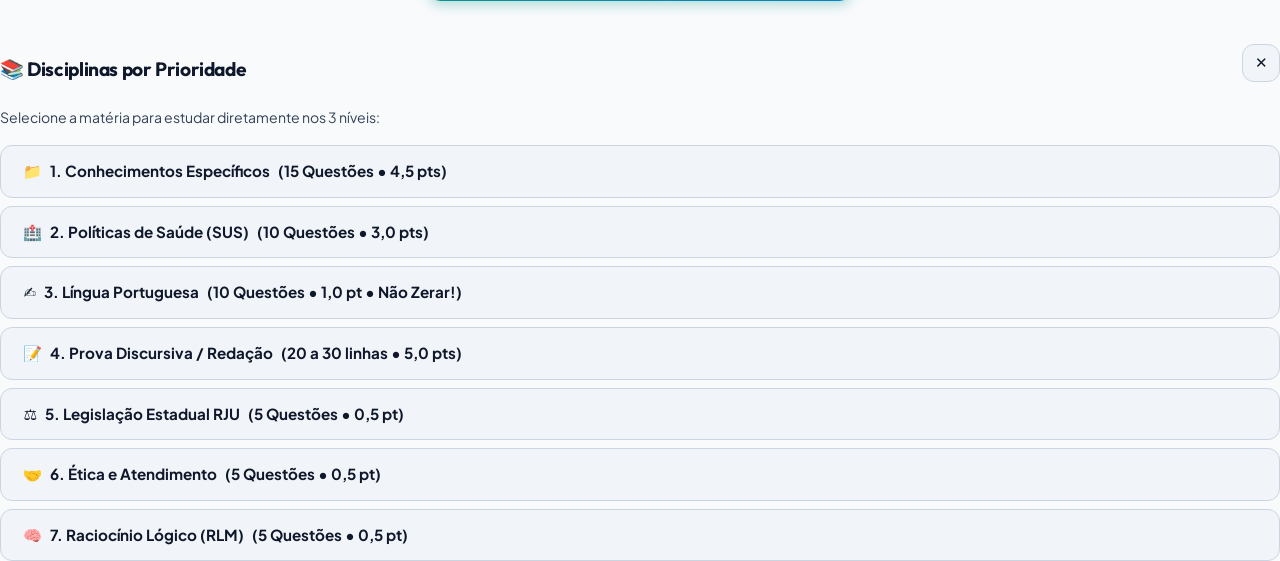
<file: modulo-discursiva.html>
<!DOCTYPE html>
<html lang="pt-BR">
<head>
  <meta charset="UTF-8">
  <meta name="viewport" content="width=device-width, initial-scale=1.0">
  <title>Laboratório de Redação Nota 5.0 | Dayana Maia - FHCGV Auxiliar Administrativo</title>
  
  <link rel="preconnect" href="https://fonts.googleapis.com">
  <link rel="preconnect" href="https://fonts.gstatic.com" crossorigin>
  <link href="https://fonts.googleapis.com/css2?family=Outfit:wght@400;600;700;800&family=Plus+Jakarta+Sans:wght@400;500;600;700&display=swap" rel="stylesheet">
  
  <link rel="stylesheet" href="css/style.css">
</head>
<body>

  <div id="scroll-progress-container"><div id="scroll-progress-bar"></div></div>

  <header class="site-header">
    <div class="header-container">
      <div class="brand-wrapper">
        <a href="index.html" class="brand-icon" title="Voltar ao início">←</a>
        <div class="brand-info">
          <div class="brand-title">Laboratório da Discursiva <span>(5,0 Pts)</span></div>
          <span class="user-badge">⭐ Dayana Maia de Jesus • Cargo 01</span>
        </div>
      </div>
      <div class="header-actions">
        <button id="font-decrease" class="btn-icon" title="Diminuir fonte">A-</button>
        <button id="font-increase" class="btn-icon" title="Aumentar fonte">A+</button>
        <button id="theme-toggle" class="btn-icon" title="Alternar modo">🌙</button>
      </div>
    </div>
  </header>

  <main class="main-wrapper">
    <div class="reading-container">

      <div style="margin-bottom: 1.5rem;">
        <span class="badge badge-gold" style="font-size: 0.8rem; margin-bottom: 0.5rem;">REGRA DE OURO: ENTRE 20 E 30 LINHAS (MENOS DE 20 É NOTA ZERO!)</span>
        <h1>Oficina de Redação Nota 5.0 - Consulplan</h1>
        <p style="color: var(--text-muted);">
          Dayana, a prova discursiva vale <strong>5,0 pontos</strong> e você precisa tirar no mínimo <strong>2,5 pontos (50%)</strong> para não ser eliminada do concurso! Aqui está o método exato para você garantir nota máxima.
        </p>
      </div>

      <!-- Seletor dos 3 Níveis -->
      <nav class="pedagogic-tabs" aria-label="Níveis de Estudo">
        <button class="tab-btn active" data-level="1">
          <span class="tab-badge">Nível 1</span>
          <span class="tab-name">🌱 Estrutura Fácil</span>
        </button>
        <button class="tab-btn" data-level="2">
          <span class="tab-badge">Nível 2</span>
          <span class="tab-name">🌿 Critérios da Banca</span>
        </button>
        <button class="tab-btn" data-level="3">
          <span class="tab-badge">Nível 3</span>
          <span class="tab-name">🌳 Modelos Nota 5.0</span>
        </button>
      </nav>

      <!-- ====================================================================
           NÍVEL 1: ESTRUTURA FÁCIL EM 4 PARÁGRAFOS
           ==================================================================== -->
      <section id="level-content-1" class="level-content active">
        
        <div class="callout callout-base">
          <div class="callout-icon">🌱</div>
          <div class="callout-body">
            <strong>O Esqueleto Infalível de 4 Parágrafos (25 a 28 Linhas):</strong>
            Nunca comece uma redação sem saber o que vai escrever no final! Divida sua folha exatamente assim:
          </div>
        </div>

        <article class="card-content">
          <h2>Como Distribuir as Linhas sem Erro:</h2>
          <ol>
            <li><strong>1º Parágrafo (Introdução - 5 a 6 linhas):</strong> Apresente o tema proposto pela banca e declare a sua tese (a sua ideia principal) com 2 argumentos que você vai defender.</li>
            <li><strong>2º Parágrafo (Desenvolvimento 1 - 7 a 8 linhas):</strong> Explique o primeiro argumento com um exemplo concreto do serviço público ou da saúde (ex: como o atendimento humanizado reduz o estresse do paciente).</li>
            <li><strong>3º Parágrafo (Desenvolvimento 2 - 7 a 8 linhas):</strong> Explique o segundo argumento, focando em gestão, eficiência dos recursos ou dever do servidor público.</li>
            <li><strong>4º Parágrafo (Conclusão / Proposta de Solução - 5 a 6 linhas):</strong> Retome a sua ideia central e proponha uma ação prática (<em>"Portanto, cabe à gestão pública hospitalar, em parceria com a capacitação contínua dos servidores, promover..."</em>).</li>
          </ol>
        </article>

      </section>

      <!-- ====================================================================
           NÍVEL 2: AVALIAÇÃO OFICIAL DA BANCA CONSULPLAN
           ==================================================================== -->
      <section id="level-content-2" class="level-content">
        
        <div class="callout callout-pegadinha">
          <div class="callout-icon">🚨</div>
          <div class="callout-body">
            <strong>O Espelho Oficial de Correção (Item 15.11 do Edital):</strong>
            A banca vai corrigir a sua redação exatamente com esta tabela de pontos:
          </div>
        </div>

        <article class="card-content">
          <div style="overflow-x: auto;">
            <table style="width: 100%; border-collapse: collapse; font-size: 0.9rem;">
              <thead>
                <tr style="background: var(--bg-subtle);">
                  <th style="padding: 0.75rem; border: 1px solid var(--border);">Critério de Correção</th>
                  <th style="padding: 0.75rem; border: 1px solid var(--border);">Pontos</th>
                  <th style="padding: 0.75rem; border: 1px solid var(--border);">Como Não Perder Ponto</th>
                </tr>
              </thead>
              <tbody>
                <tr>
                  <td style="padding: 0.7rem; border: 1px solid var(--border);">1.1 Aspectos Gramaticais</td>
                  <td style="padding: 0.7rem; border: 1px solid var(--border); font-weight: 700;">0,5 pt</td>
                  <td style="padding: 0.7rem; border: 1px solid var(--border);">Cuidado com concordância e regência. Cada erro desconta 0,1 pt!</td>
                </tr>
                <tr>
                  <td style="padding: 0.7rem; border: 1px solid var(--border);">1.2 Coesão Textual</td>
                  <td style="padding: 0.7rem; border: 1px solid var(--border); font-weight: 700;">0,5 pt</td>
                  <td style="padding: 0.7rem; border: 1px solid var(--border);">Use conectivos variados: <em>ademais, outrossim, portanto, nesse sentido</em>.</td>
                </tr>
                <tr>
                  <td style="padding: 0.7rem; border: 1px solid var(--border);">1.3 Estrutura Frasal</td>
                  <td style="padding: 0.7rem; border: 1px solid var(--border); font-weight: 700;">0,5 pt</td>
                  <td style="padding: 0.7rem; border: 1px solid var(--border);">Evite períodos muito longos de 5 linhas sem ponto final.</td>
                </tr>
                <tr>
                  <td style="padding: 0.7rem; border: 1px solid var(--border);">1.4 Pontuação Correta</td>
                  <td style="padding: 0.7rem; border: 1px solid var(--border); font-weight: 700;">0,5 pt</td>
                  <td style="padding: 0.7rem; border: 1px solid var(--border);">Nunca separe sujeito do verbo por vírgula!</td>
                </tr>
                <tr>
                  <td style="padding: 0.7rem; border: 1px solid var(--border);">1.5 Ortografia e Acentuação</td>
                  <td style="padding: 0.7rem; border: 1px solid var(--border); font-weight: 700;">0,5 pt</td>
                  <td style="padding: 0.7rem; border: 1px solid var(--border);">Atenção às regras do Novo Acordo Ortográfico.</td>
                </tr>
                <tr style="background: var(--level-base-bg);">
                  <td style="padding: 0.7rem; border: 1px solid var(--border);"><strong>2.1 Adequação ao Tema Proposto</strong></td>
                  <td style="padding: 0.7rem; border: 1px solid var(--border); font-weight: 800; color: #047857;">1,0 pt</td>
                  <td style="padding: 0.7rem; border: 1px solid var(--border);">Não fuja do tema! Mencione as palavras-chave da proposta logo na introdução.</td>
                </tr>
                <tr style="background: var(--level-mediado-bg);">
                  <td style="padding: 0.7rem; border: 1px solid var(--border);"><strong>2.2 Tipologia Dissertativa</strong></td>
                  <td style="padding: 0.7rem; border: 1px solid var(--border); font-weight: 800; color: #0369a1;">1,0 pt</td>
                  <td style="padding: 0.7rem; border: 1px solid var(--border);">Não conte historinha fictícia. Argumente com dados, leis e fatos.</td>
                </tr>
                <tr style="background: var(--level-avancado-bg);">
                  <td style="padding: 0.7rem; border: 1px solid var(--border);"><strong>2.3 Coerência Textual</strong></td>
                  <td style="padding: 0.7rem; border: 1px solid var(--border); font-weight: 800; color: #6d28d9;">0,5 pt</td>
                  <td style="padding: 0.7rem; border: 1px solid var(--border);">Texto com início, meio e fim harmônicos, sem contradições lógicas.</td>
                </tr>
              </tbody>
            </table>
          </div>
        </article>

      </section>

      <!-- ====================================================================
           NÍVEL 3: MODELOS PRONTOS NOTA 5.0
           ==================================================================== -->
      <section id="level-content-3" class="level-content">
        
        <article class="card-content">
          <h2>🏆 Modelo Pronto 1: A Importância da Humanização no Atendimento Hospitalar</h2>
          <span class="badge badge-accent" style="margin-bottom: 0.75rem;">Tema Forte para a FHCGV • 25 Linhas</span>
          
          <div style="background: var(--bg-subtle); padding: 1.25rem; border-radius: var(--radius-md); font-family: 'Plus Jakarta Sans', serif; font-size: 0.95rem; line-height: 1.8; border-left: 4px solid var(--accent);">
            <p>
              A Constituição Federal de 1988 consagrou a saúde como um direito fundamental de todos e dever inalienável do Estado, estabelecendo os princípios da universalidade e da integralidade da atenção. Nesse contexto, a atuação do servidor público, em especial na recepção e no acolhimento de pacientes nos hospitais públicos, desempenha papel determinante na concretização desse preceito republicano. Desse modo, faz-se indispensável analisar como a humanização do atendimento e a capacitação contínua qualificam os serviços de saúde.
            </p>
            <p>
              Em primeiro lugar, cabe destacar que o usuário que procura uma fundação hospitalar muitas vezes se encontra em situação de vulnerabilidade física e emocional acentuada. Quando a equipe administrativa adota uma postura empática, pautada na escuta qualificada, na urbanidade e na clareza informativa, promove-se não apenas o respeito à dignidade humana, mas também a redução da ansiedade familiar. A ética profissional e a cortesia no serviço público, portanto, deixam de ser meras formalidades burocráticas e passam a constituir instrumentos ativos de promoção da saúde.
            </p>
            <p>
              Ademais, a eficiência administrativa está diretamente associada à boa comunicação interpessoal e à gestão de processos. O registro correto de dados cadastrais, a organização ágil dos prontuários e a orientação precisa sobre fluxos hospitalares evitam duplicidade de exames, atrasos cirúrgicos e desperdício de insumos públicos. Assim, o atendimento humanizado alinha-se perfeitamente aos princípios constitucionais da legalidade, da moralidade e da eficiência expressos no artigo 37 da Carta Magna.
            </p>
            <p>
              Infere-se, portanto, que a humanização da assistência em saúde demanda investimentos constantes na formação ética e comportamental dos servidores. Cabe à gestão hospitalar implementar programas permanentes de treinamento em relações humanas e mediação de conflitos, garantindo um ambiente acolhedor e resolutivo. Somente com o compromisso de cada profissional será possível consolidar um serviço público hospitalar verdadeiramente digno e cidadão.
            </p>
          </div>
        </article>

      </section>

      <!-- ====================================================================
           SIMULADOR DE ESCRITA DE REDAÇÃO COM CONTADOR DE LINHAS
           ==================================================================== -->
      <section class="redacao-box" style="margin-top: 2rem;">
        <div style="display: flex; align-items: center; justify-content: space-between; margin-bottom: 1rem; flex-wrap: wrap; gap: 0.5rem;">
          <h3 style="margin: 0;">✍️ Simulador de Redação da Dayana</h3>
          <span class="badge badge-primary">Salvo automaticamente no navegador</span>
        </div>
        <p style="font-size: 0.9rem; color: var(--text-muted); margin-bottom: 1rem;">
          Digite ou cole o seu rascunho de redação abaixo. O sistema conta apenas linhas válidas (com pelo menos 2 palavras, conforme o subitem 15.4.1 do edital).
        </p>

        <textarea id="redacao-textarea" class="textarea-lined" placeholder="Escreva o seu texto dissertativo aqui, Dayana... Comece com a sua introdução e vá desenvolvendo seus argumentos."></textarea>

        <div class="line-counter-wrap">
          <div>
            <strong>Linhas Válidas: </strong>
            <span id="line-count" style="font-size: 1.2rem; color: var(--primary);">0</span> / 30 linhas
          </div>
          <div id="line-status" class="status-lines">
            Aguardando escrita (Meta: 20 a 30 linhas)
          </div>
        </div>

        <div style="margin-top: 1.25rem; display: flex; gap: 0.75rem; flex-wrap: wrap;">
          <button class="btn btn-secondary" onclick="document.getElementById('redacao-textarea').value=''; document.getElementById('redacao-textarea').dispatchEvent(new Event('input'));">
            Limpar Folha de Rascunho
          </button>
          <button class="btn btn-primary" onclick="alert('Seu rascunho está salvo com segurança no seu dispositivo, Dayana!');">
            💾 Salvar Rascunho
          </button>
        </div>
      </section>

      <div style="text-align: center; margin: 2rem 0 1rem;">
        <button class="btn btn-primary" onclick="markModuleComplete('discursiva')">
          ✅ Concluir Módulo de Redação & Salvar Progresso
        </button>
      </div>

    </div>
  </main>

  <!-- Modal Suspenso com as Disciplinas por Prioridade -->
  <div id="materias-modal" class="modal-overlay" onclick="if(event.target === this) this.classList.remove('open')">
    <div class="modal-box">
      <div style="display: flex; justify-content: space-between; align-items: center; margin-bottom: 1rem;">
        <h3><span>📚</span> Disciplinas por Prioridade</h3>
        <button class="btn-icon" onclick="document.getElementById('materias-modal').classList.remove('open')">✕</button>
      </div>
      <p style="font-size: 0.88rem; color: var(--text-muted); margin-bottom: 1rem;">
        Selecione a matéria para estudar diretamente nos 3 níveis:
      </p>
      <div style="display: flex; flex-direction: column; gap: 0.5rem;">
        <a href="modulo-especificos.html" class="btn btn-secondary" style="justify-content: flex-start; text-align: left;">
          📁 <strong>1. Conhecimentos Específicos</strong> (15 Questões • 4,5 pts)
        </a>
        <a href="modulo-sus.html" class="btn btn-secondary" style="justify-content: flex-start; text-align: left;">
          🏥 <strong>2. Políticas de Saúde (SUS)</strong> (10 Questões • 3,0 pts)
        </a>
        <a href="modulo-portugues.html" class="btn btn-secondary" style="justify-content: flex-start; text-align: left;">
          ✍️ <strong>3. Língua Portuguesa</strong> (10 Questões • 1,0 pt • Não Zerar!)
        </a>
        <a href="modulo-discursiva.html" class="btn btn-secondary" style="justify-content: flex-start; text-align: left;">
          📝 <strong>4. Prova Discursiva / Redação</strong> (20 a 30 linhas • 5,0 pts)
        </a>
        <a href="modulo-legislacao.html" class="btn btn-secondary" style="justify-content: flex-start; text-align: left;">
          ⚖️ <strong>5. Legislação Estadual RJU</strong> (5 Questões • 0,5 pt)
        </a>
        <a href="modulo-etica.html" class="btn btn-secondary" style="justify-content: flex-start; text-align: left;">
          🤝 <strong>6. Ética e Atendimento</strong> (5 Questões • 0,5 pt)
        </a>
        <a href="modulo-rlm.html" class="btn btn-secondary" style="justify-content: flex-start; text-align: left;">
          🧠 <strong>7. Raciocínio Lógico (RLM)</strong> (5 Questões • 0,5 pt)
        </a>
      </div>
    </div>
  </div>

  <!-- Nova Barra Inferior Direcional Mobile-First -->
  <nav class="bottom-nav">
    <a href="index.html" class="bottom-nav-item">
      <span class="nav-icon">🗺️</span>
      <span>Roteiro</span>
    </a>
    <a href="materias.html" class="bottom-nav-item">
      <span class="nav-icon">📚</span>
      <span>Matérias</span>
    </a>
    <a href="modulo-discursiva.html" class="bottom-nav-item active">
      <span class="nav-icon">✍️</span>
      <span>Redação</span>
    </a>
    <a href="simulados.html" class="bottom-nav-item">
      <span class="nav-icon">🏆</span>
      <span>Simulado</span>
    </a>
  </nav>

  <script src="js/app.js"></script>
</body>
</html>
</file>
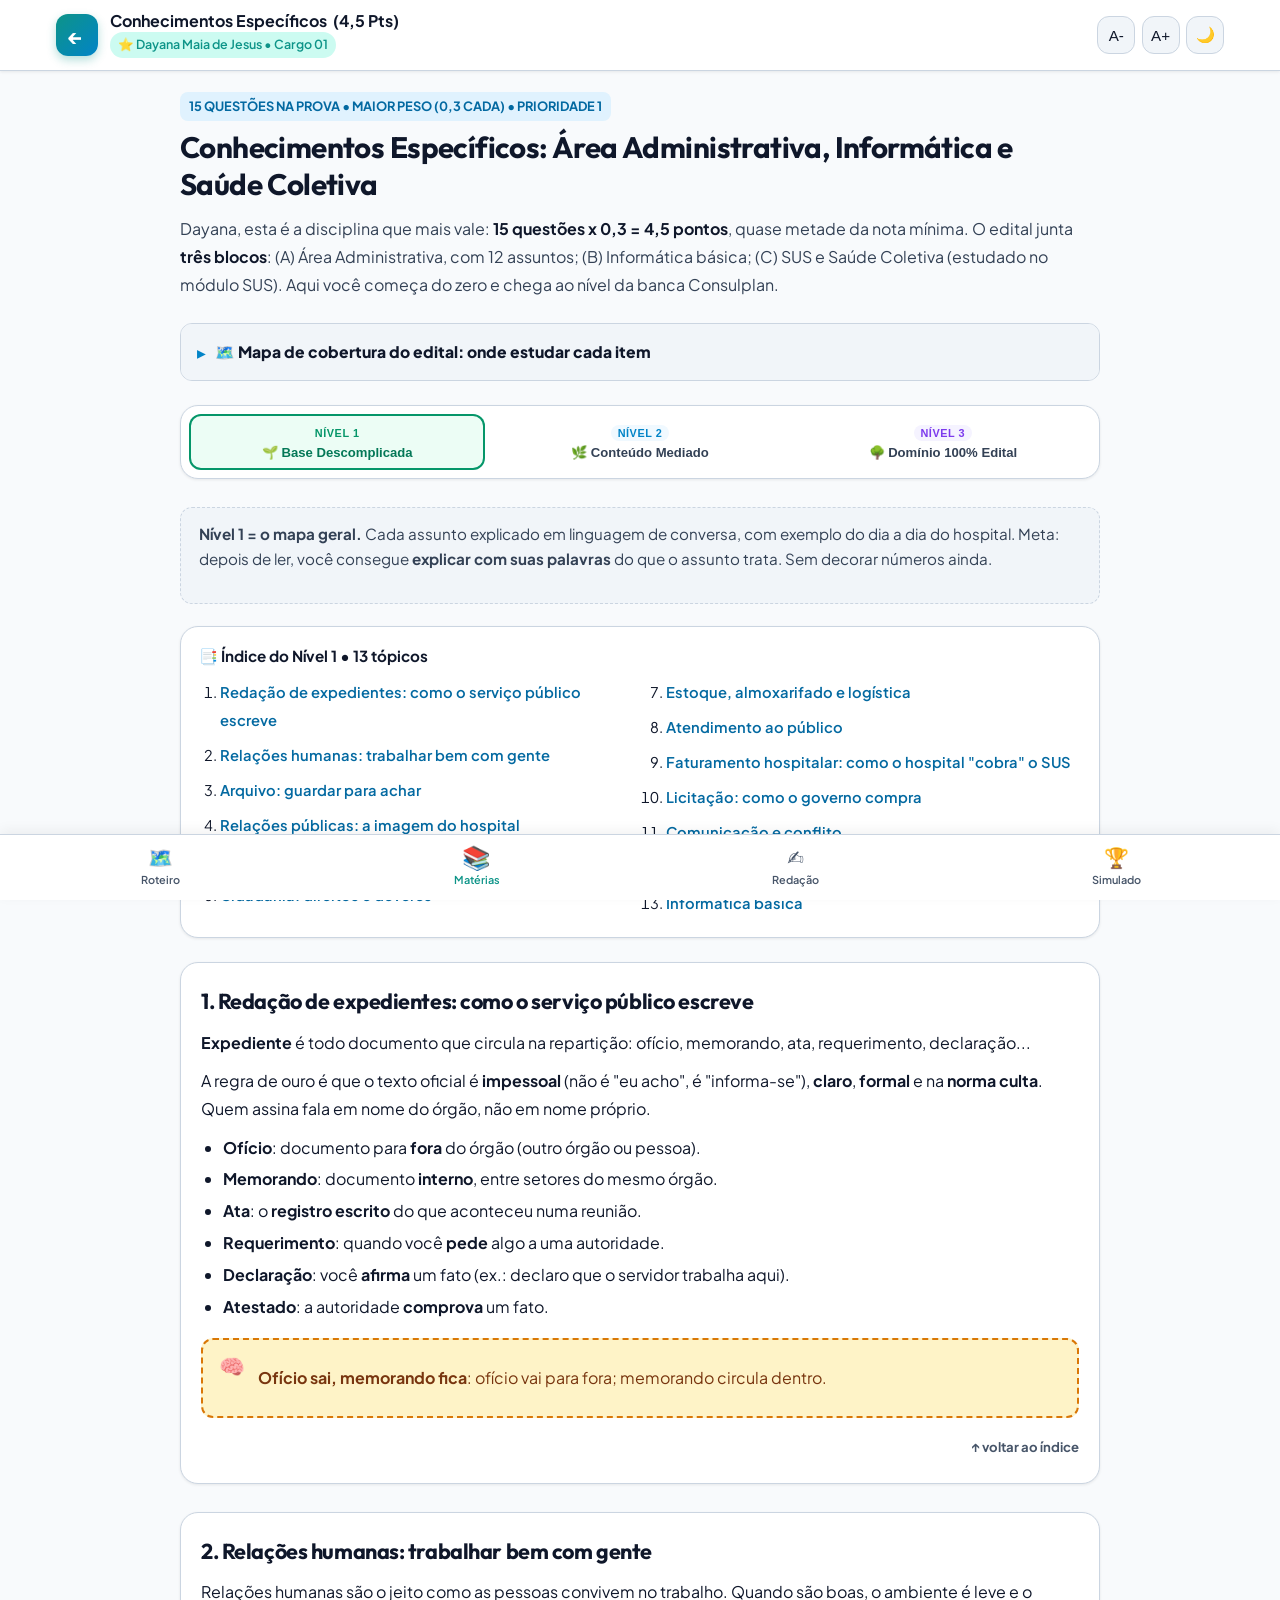
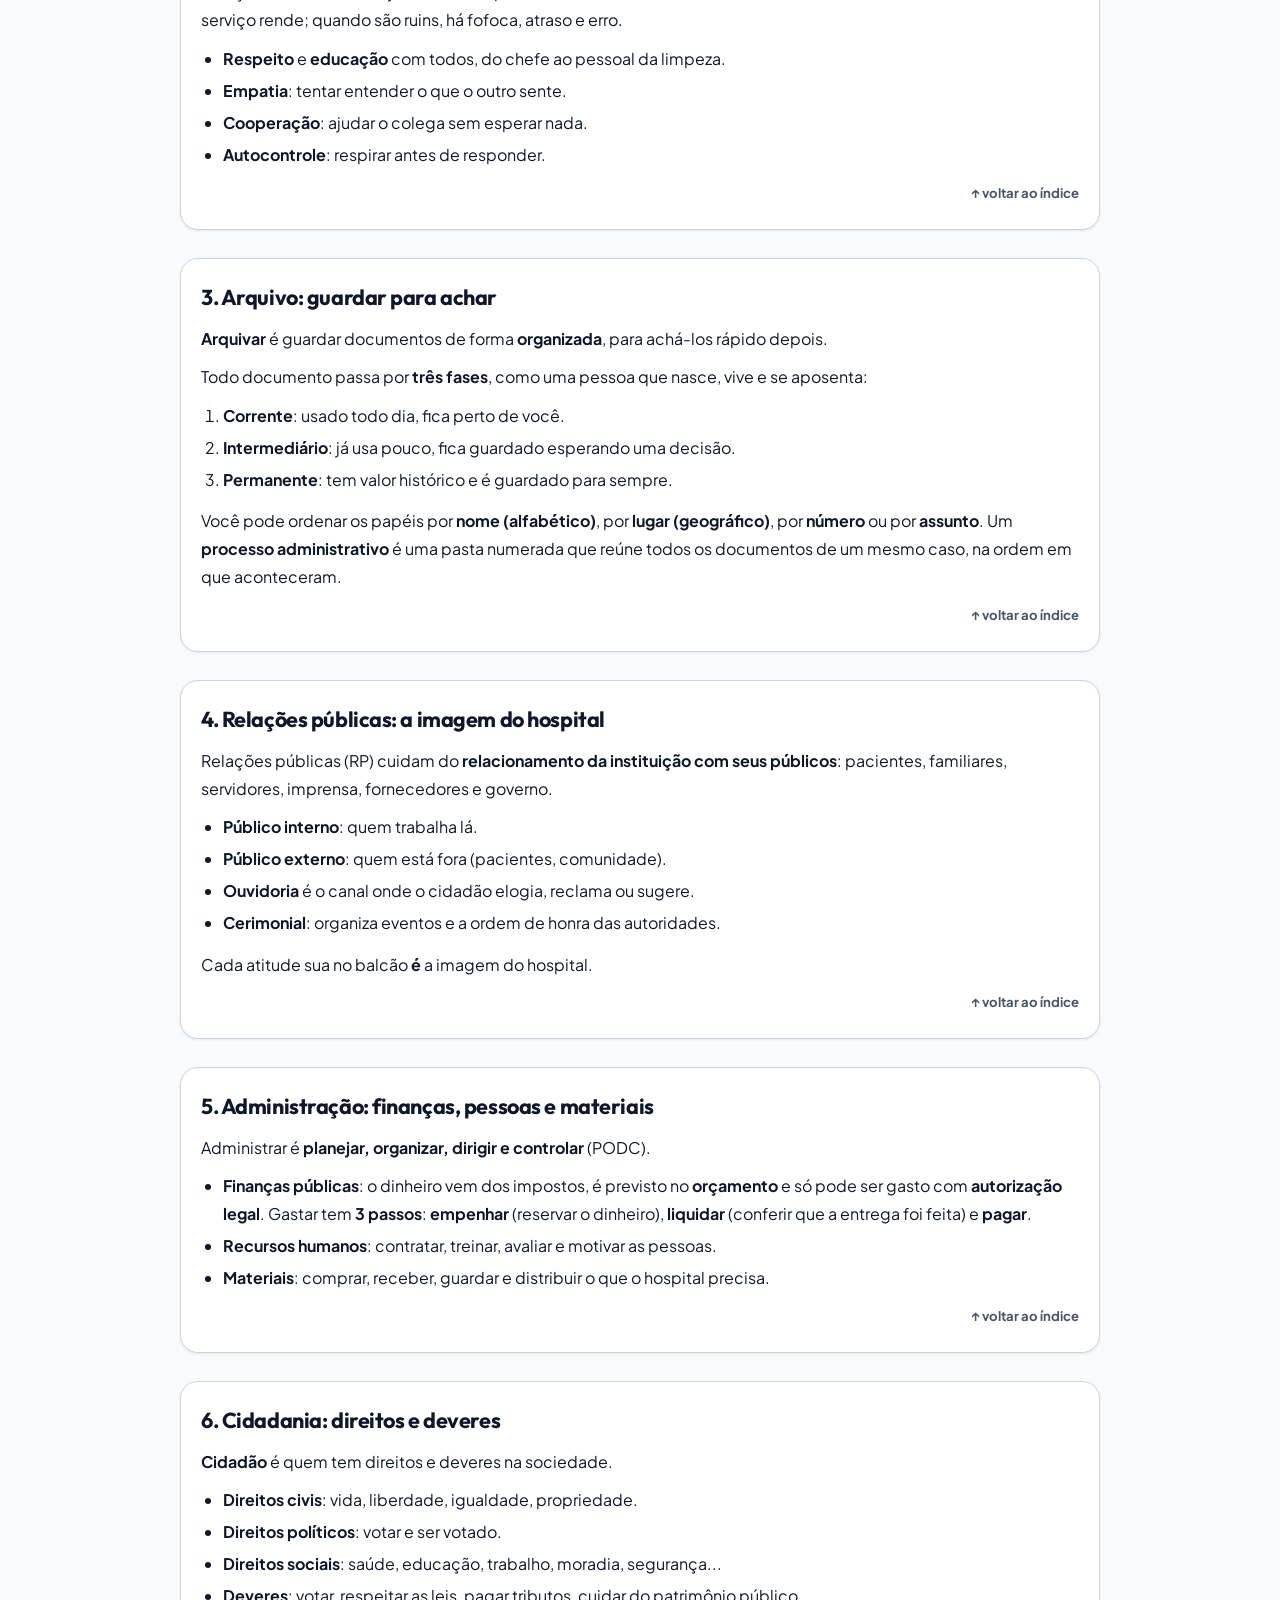
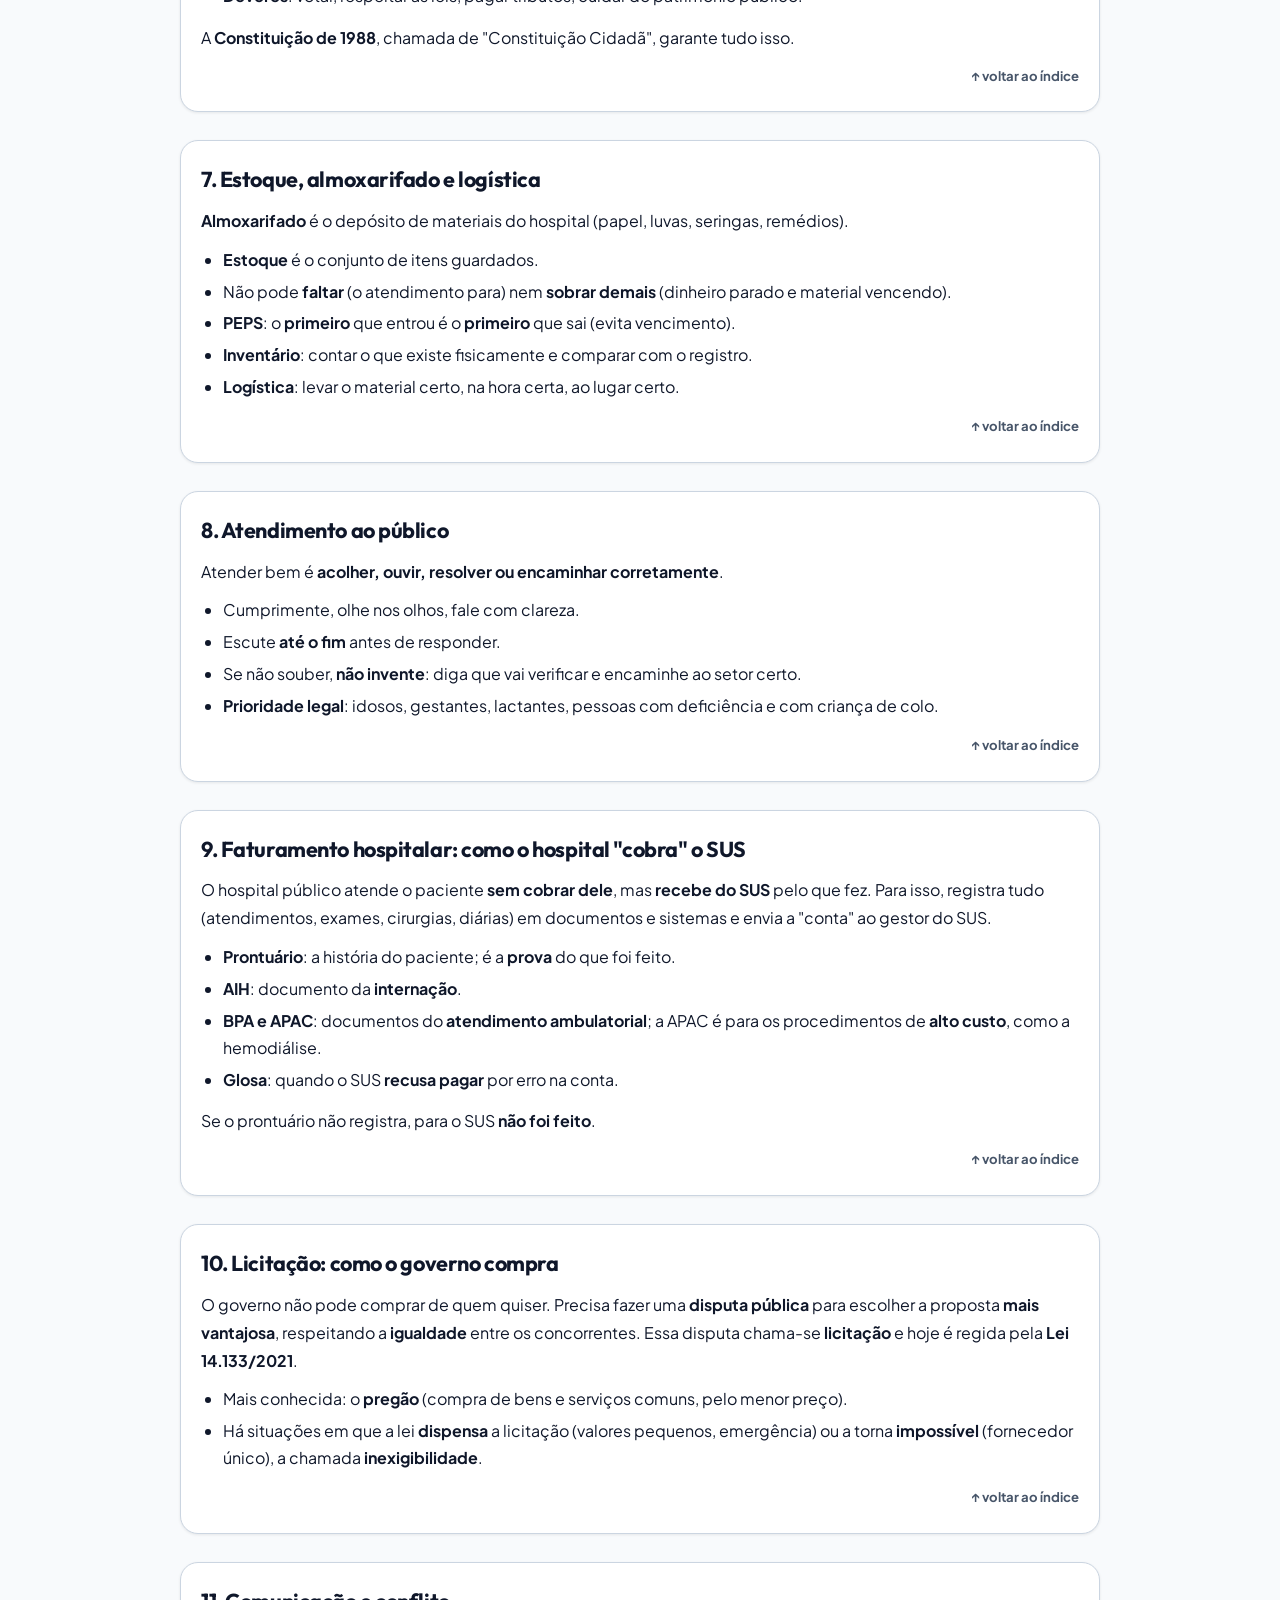
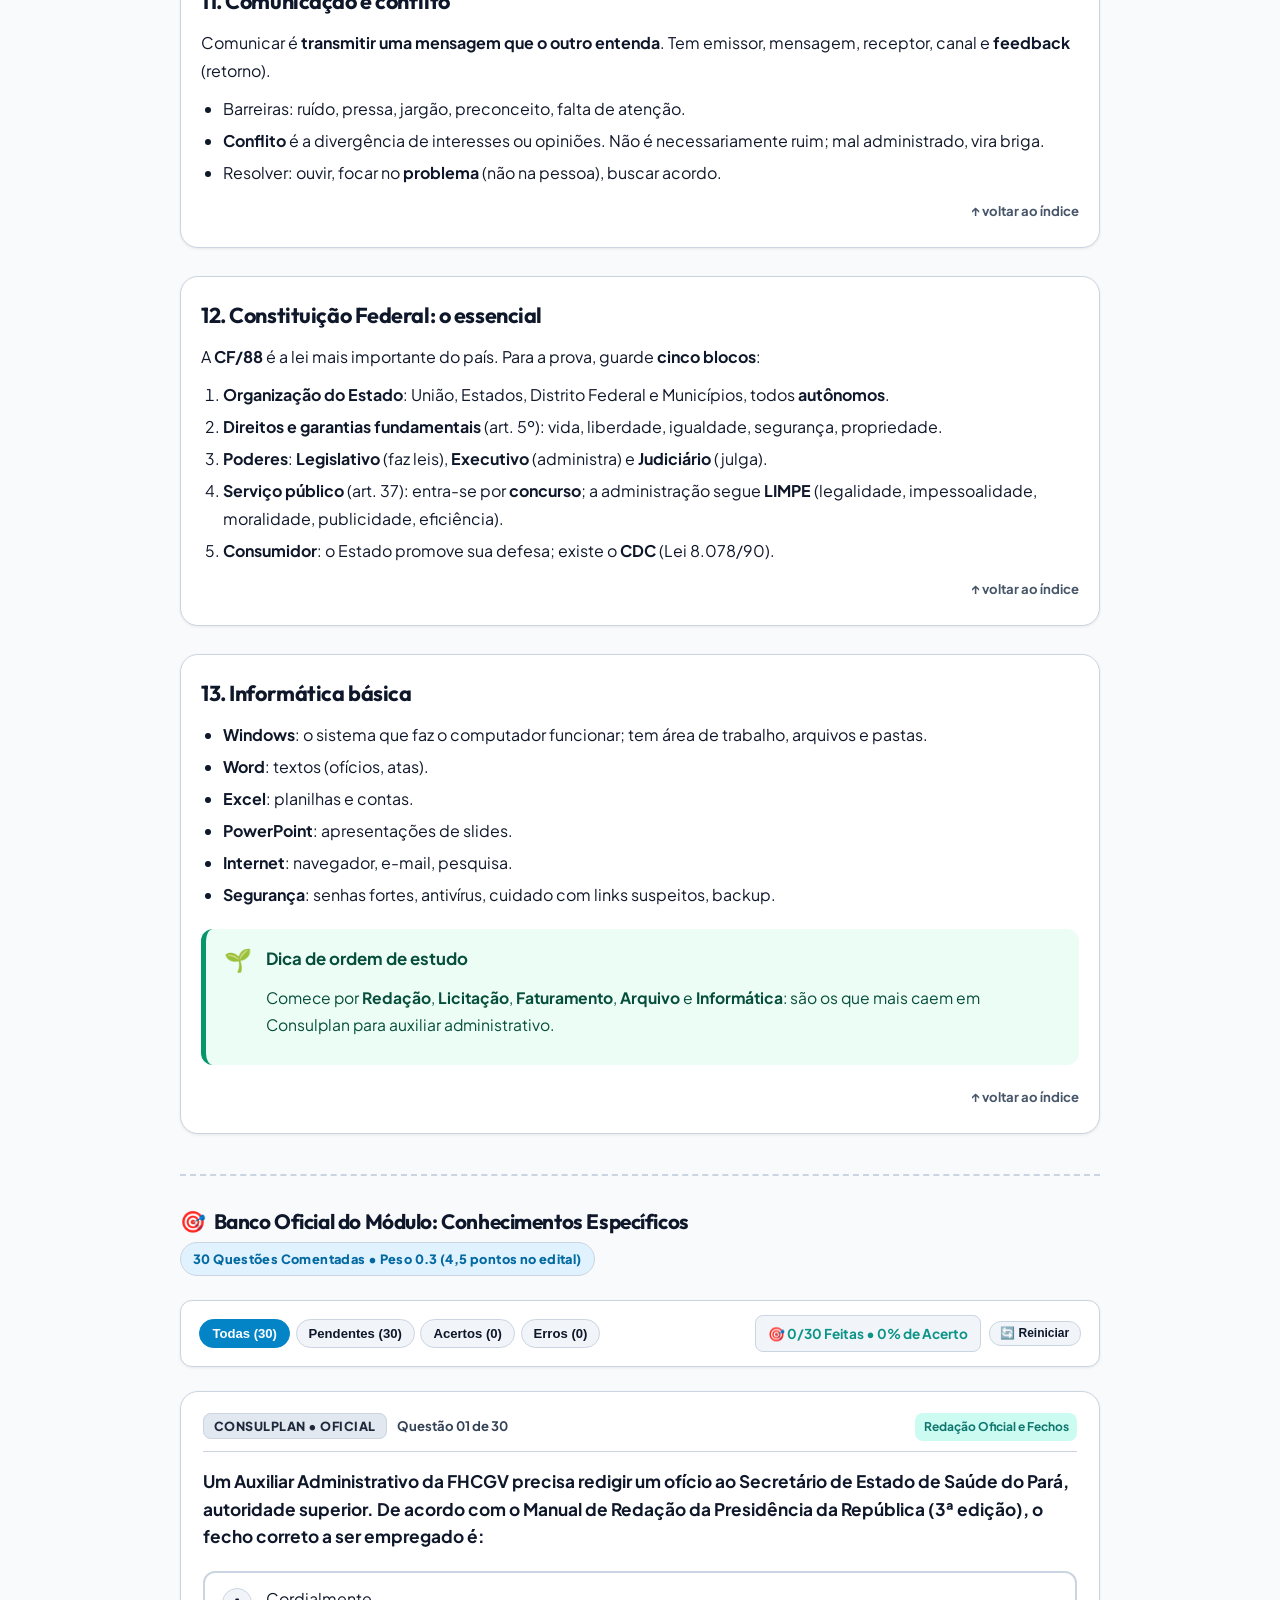
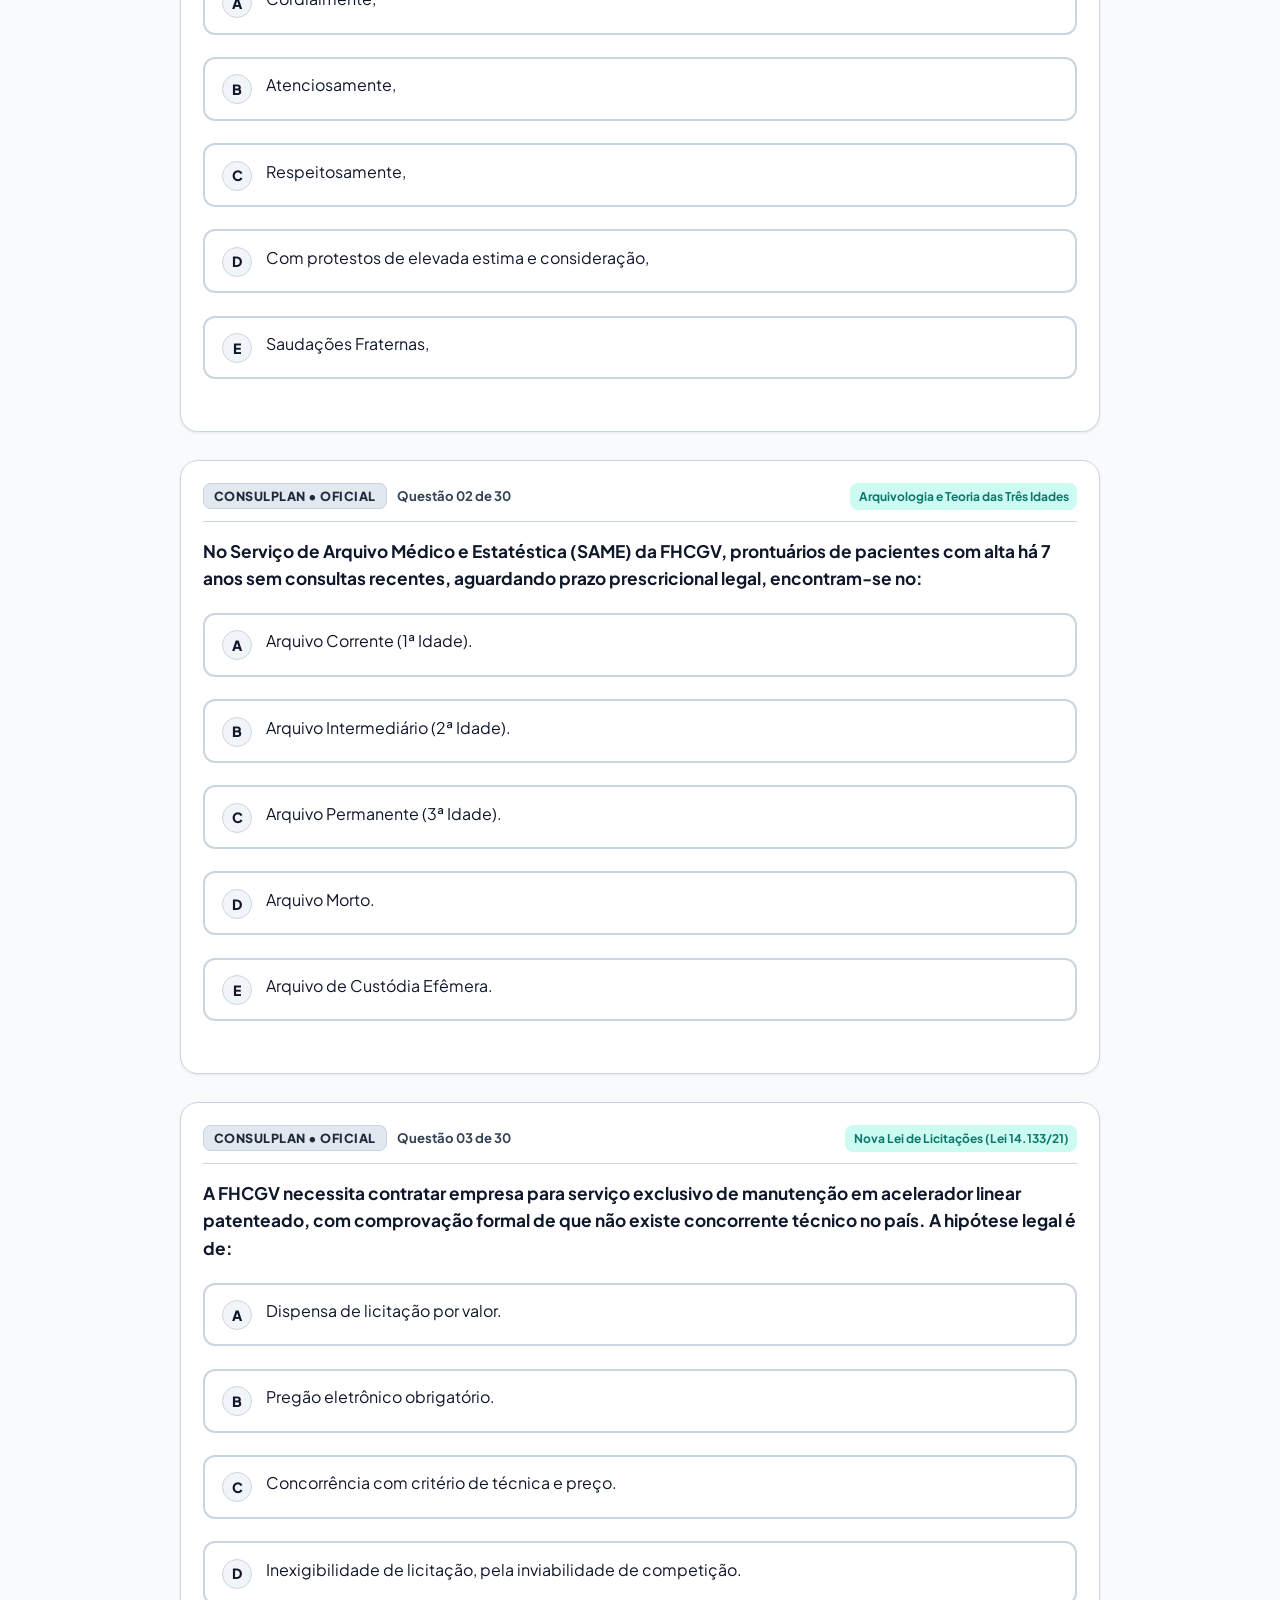
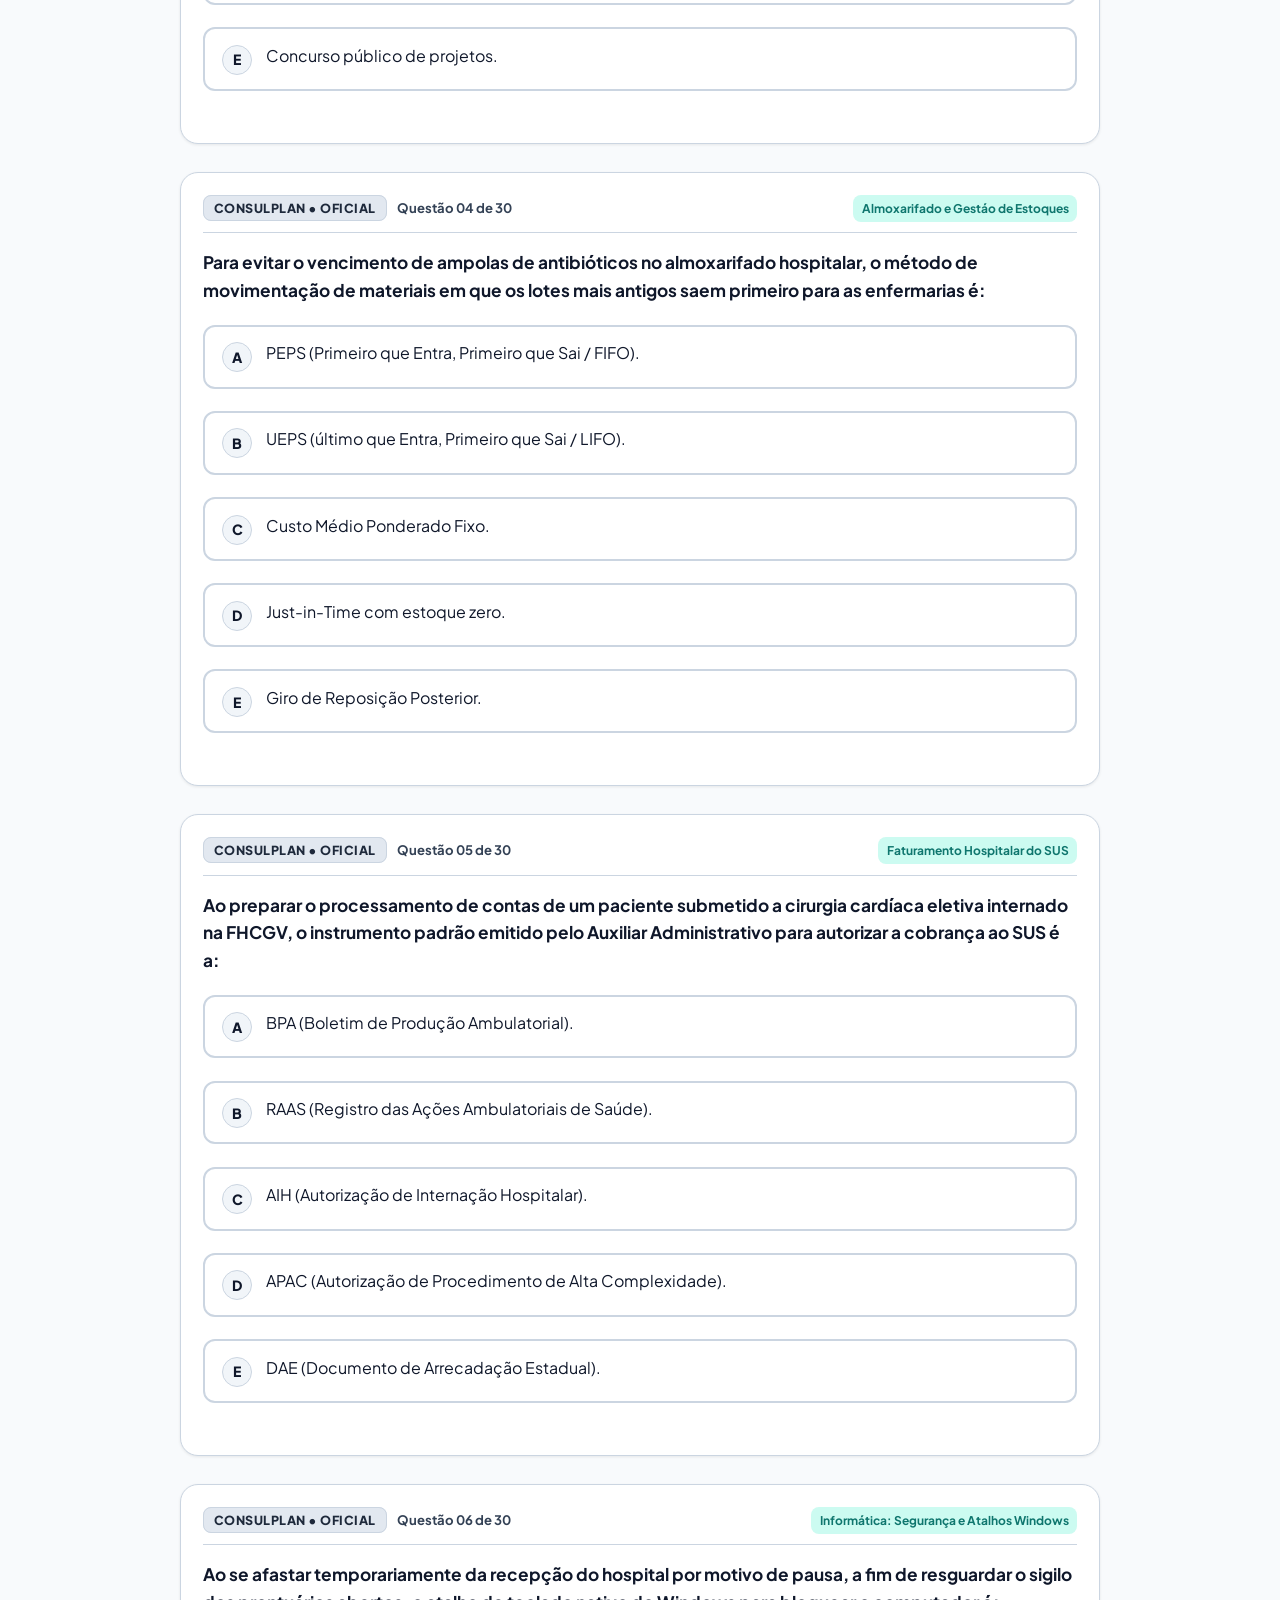
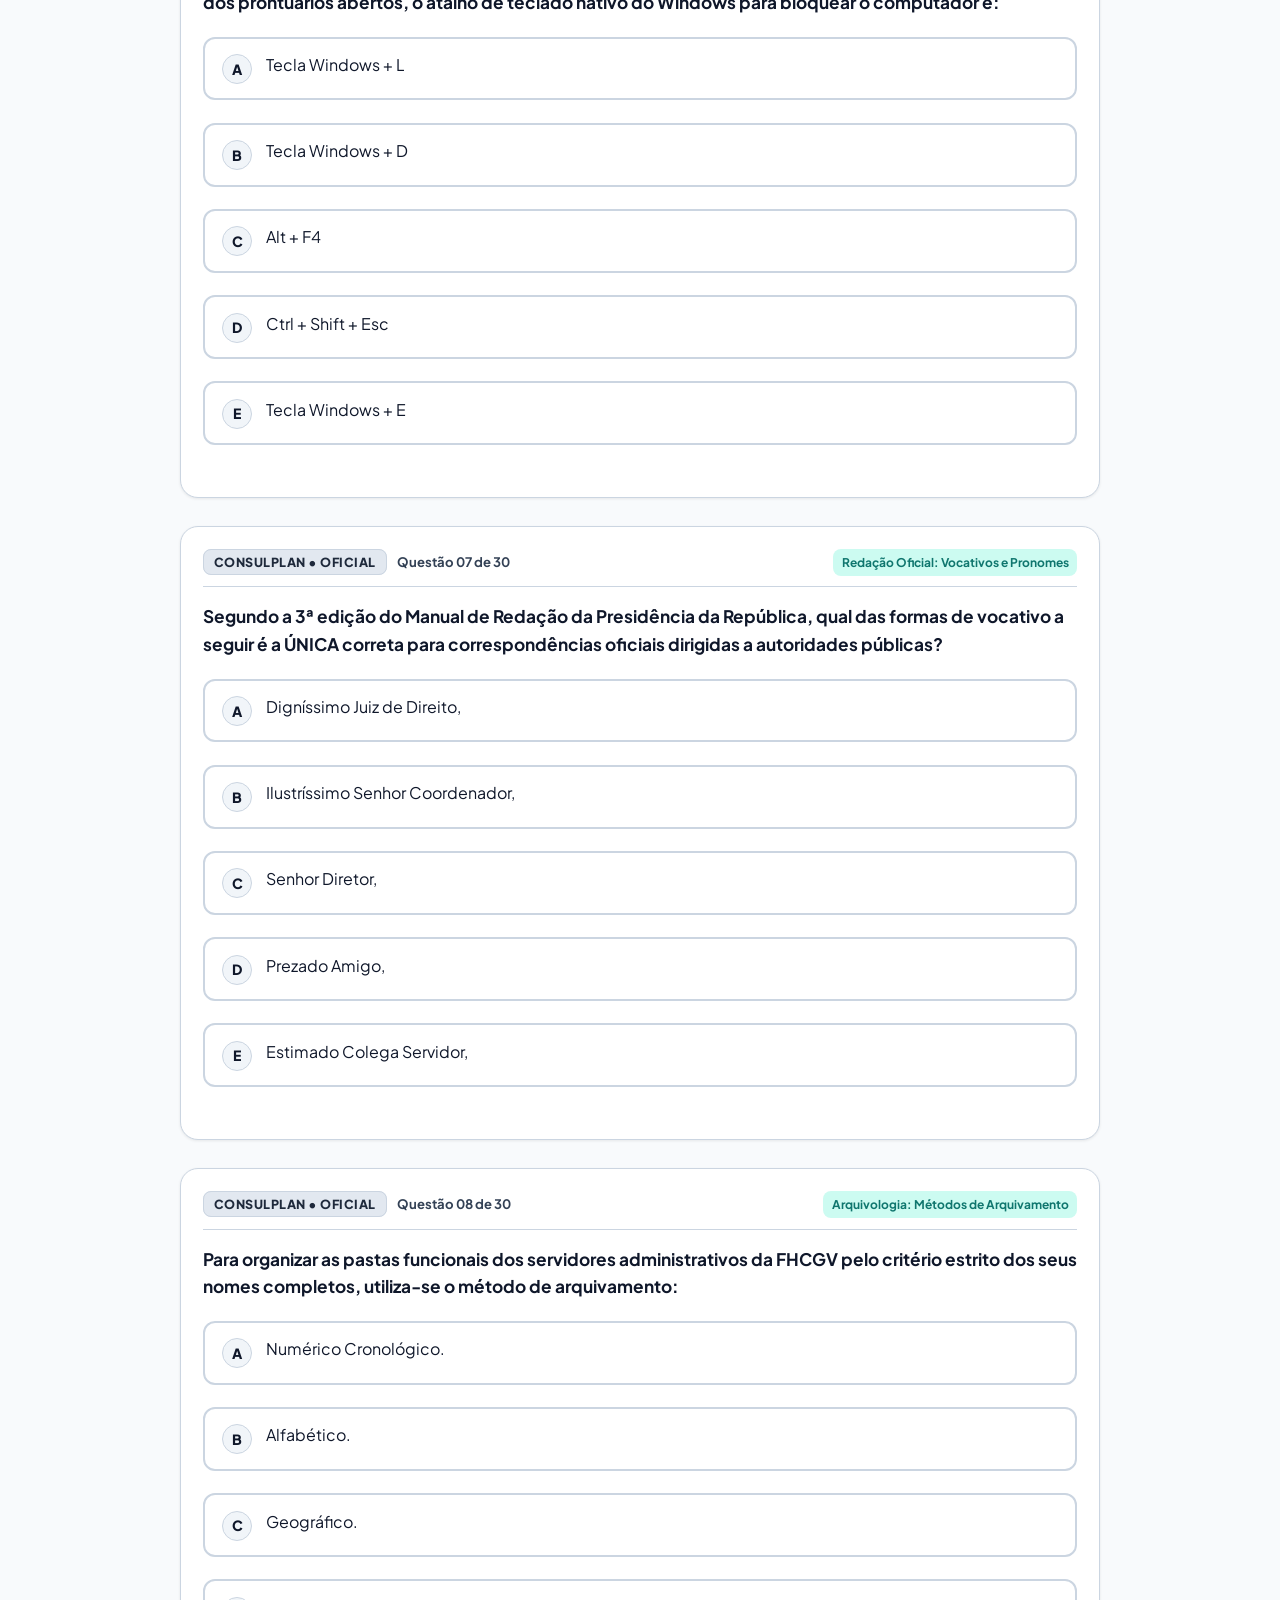
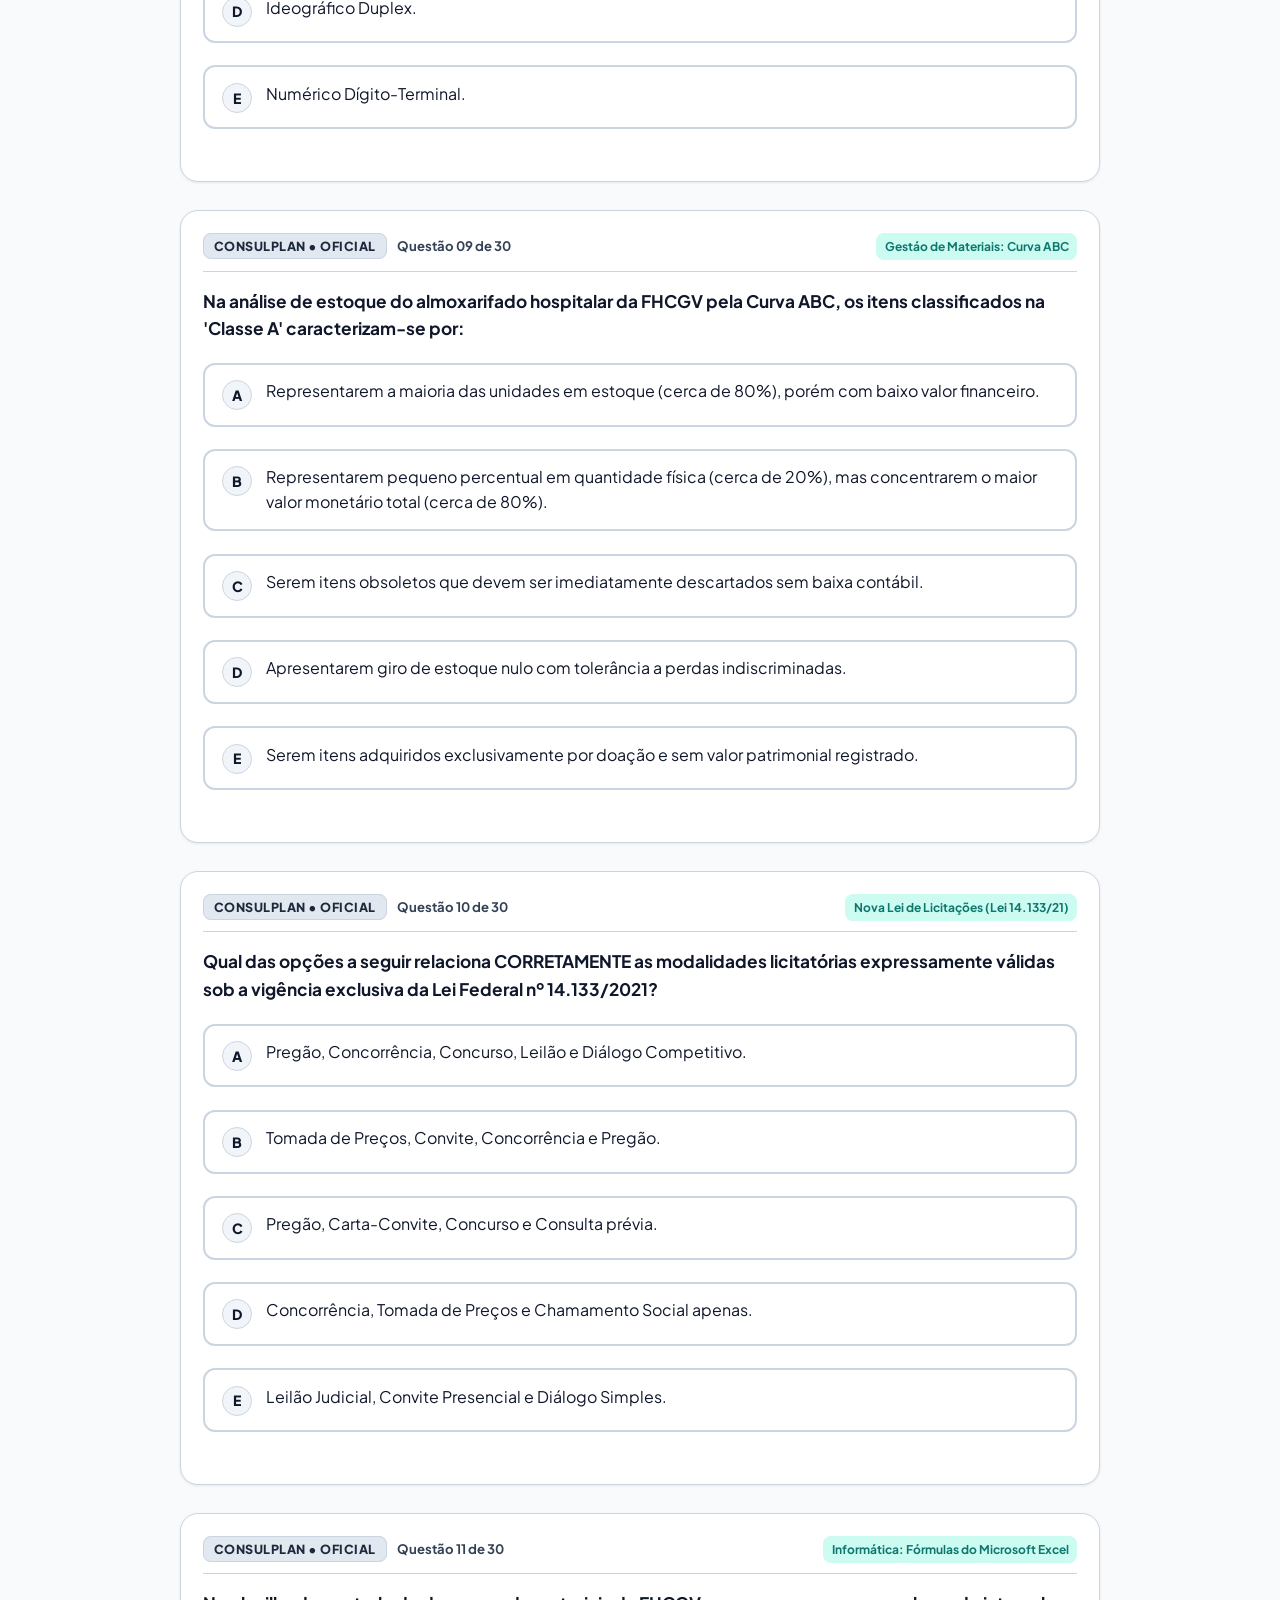
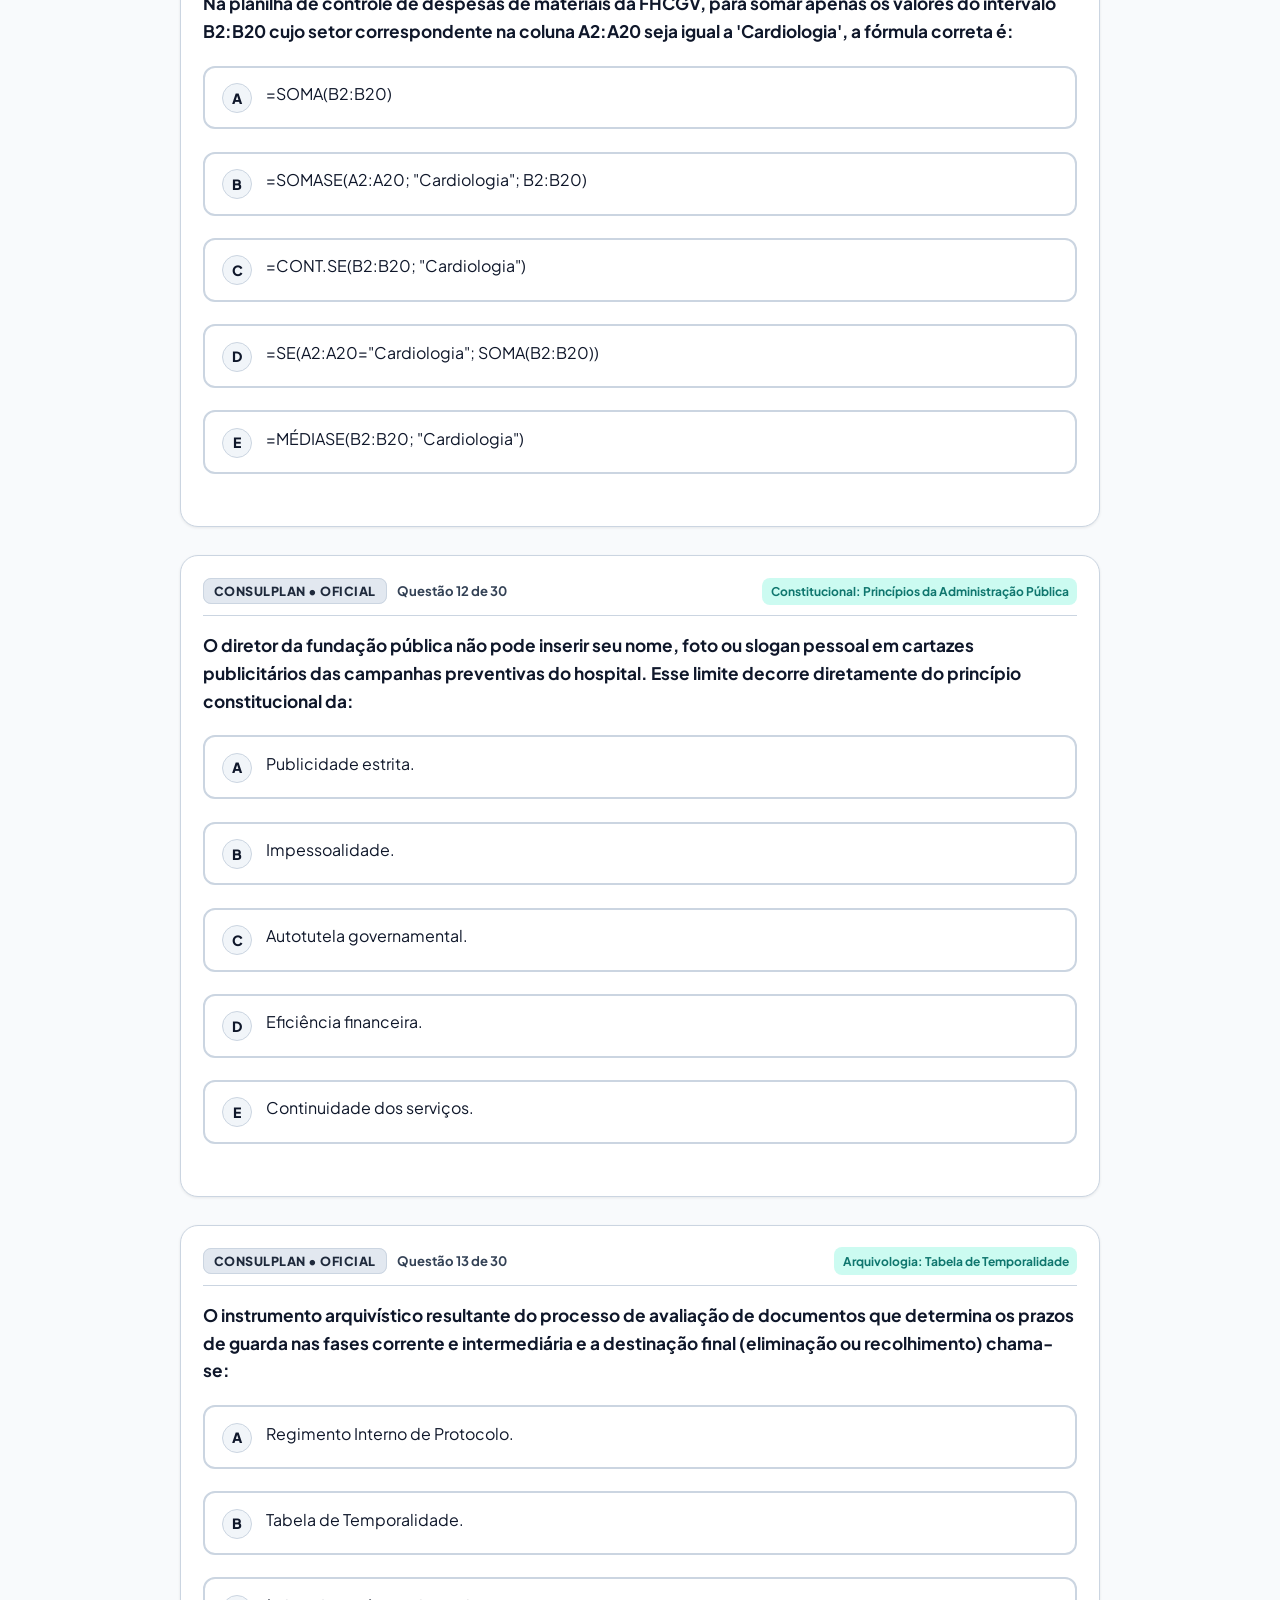
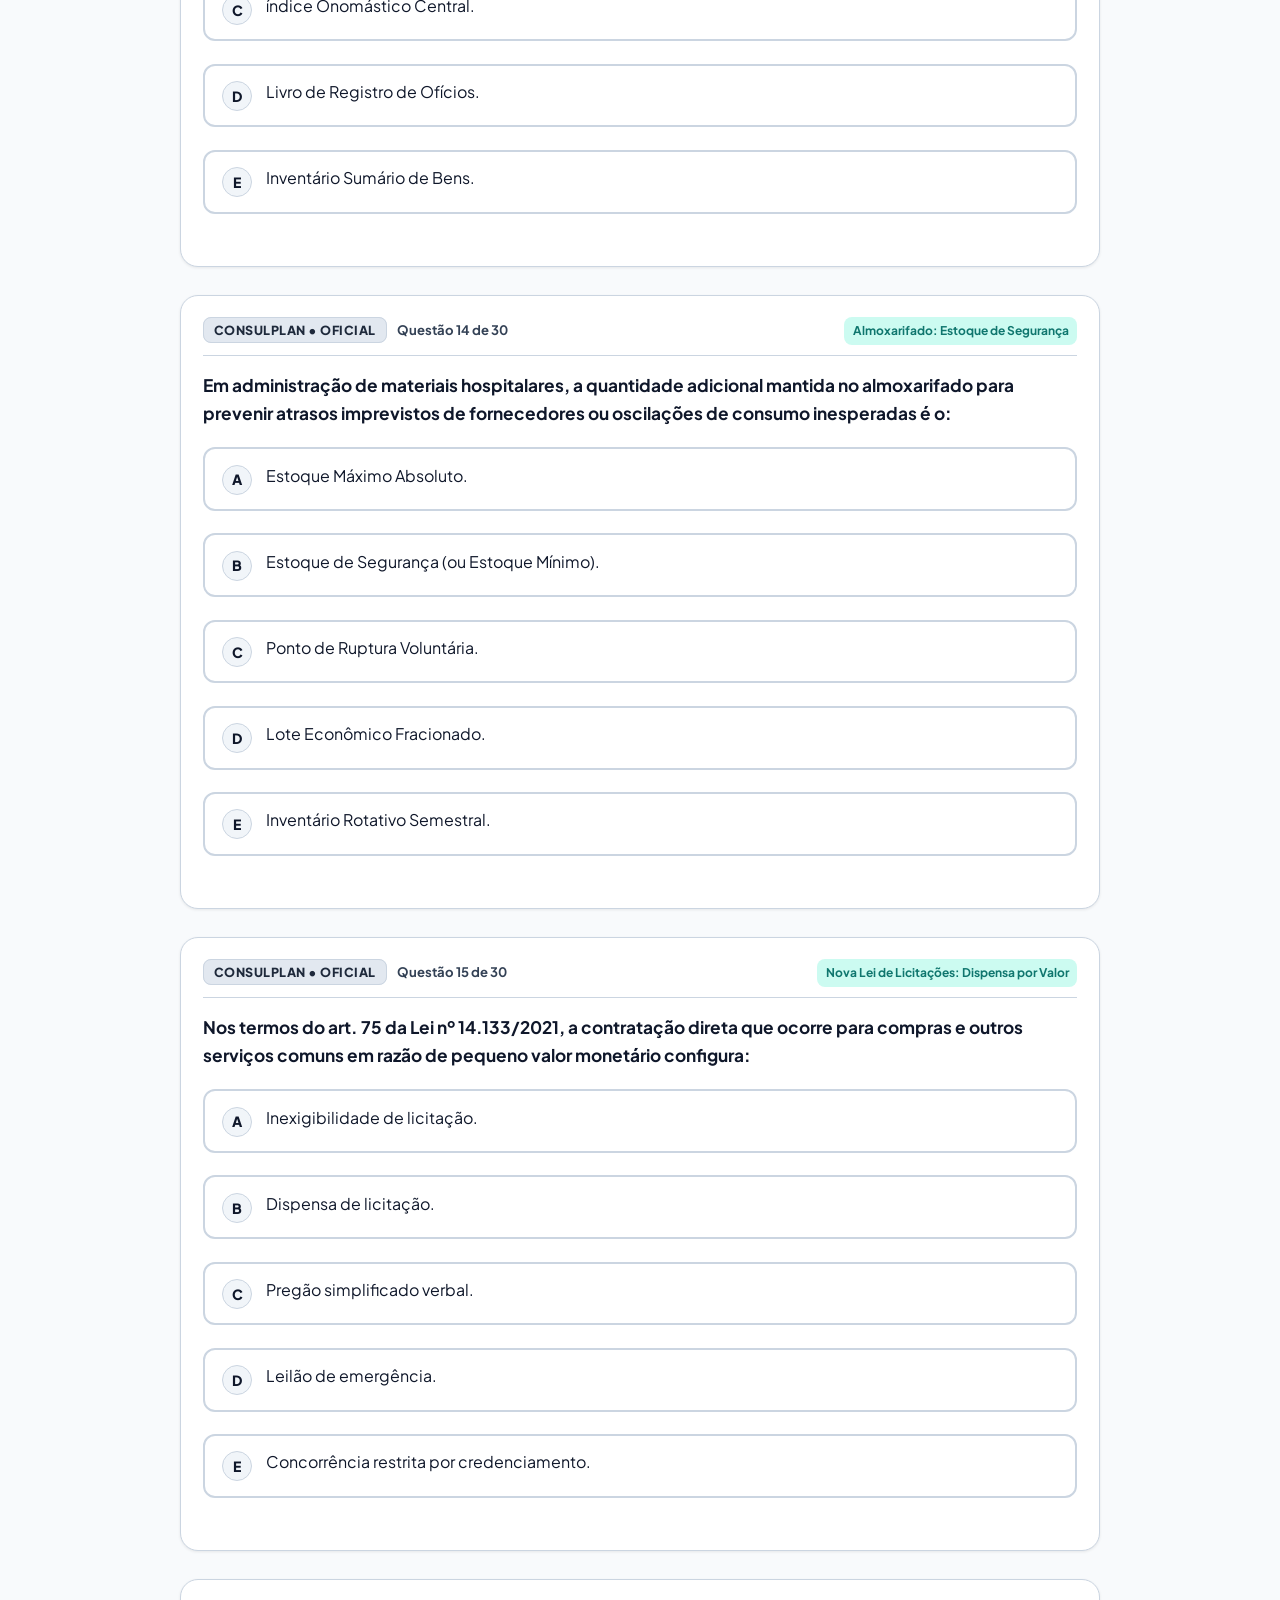
<file: modulo-especificos.html>
<!DOCTYPE html>
<html lang="pt-BR">
<head>
  <meta charset="UTF-8">
  <meta name="viewport" content="width=device-width, initial-scale=1.0">
  <title>Módulo Conhecimentos Específicos | Dayana Maia - FHCGV Auxiliar Administrativo</title>
  <meta name="description" content="Conhecimentos específicos do Auxiliar Administrativo da FHCGV (Consulplan): redação oficial, arquivologia, Lei 14.133/2021, faturamento SUS, almoxarifado, CF/88, CDC e informática, em 3 níveis.">
  <link rel="preconnect" href="https://fonts.googleapis.com">
  <link rel="preconnect" href="https://fonts.gstatic.com" crossorigin>
  <link href="https://fonts.googleapis.com/css2?family=Outfit:wght@400;600;700;800&family=Plus+Jakarta+Sans:wght@400;500;600;700&display=swap" rel="stylesheet">
  <link rel="stylesheet" href="css/style.css">
</head>
<body>

  <div id="scroll-progress-container"><div id="scroll-progress-bar"></div></div>

  <header class="site-header">
    <div class="header-container">
      <div class="brand-wrapper">
        <a href="materias.html" class="brand-icon" title="Voltar às matérias">←</a>
        <div class="brand-info">
          <div class="brand-title">Conhecimentos Específicos <span>(4,5 Pts)</span></div>
          <span class="user-badge">⭐ Dayana Maia de Jesus • Cargo 01</span>
        </div>
      </div>
      <div class="header-actions">
        <button id="font-decrease" class="btn-icon" title="Diminuir fonte">A-</button>
        <button id="font-increase" class="btn-icon" title="Aumentar fonte">A+</button>
        <button id="theme-toggle" class="btn-icon" title="Alternar modo">🌙</button>
      </div>
    </div>
  </header>

  <main class="main-wrapper">
    <div class="reading-container">

      <div style="margin-bottom: 1.5rem;">
        <span class="badge badge-primary" style="font-size: 0.8rem; margin-bottom: 0.5rem;">15 QUESTÕES NA PROVA • MAIOR PESO (0,3 CADA) • PRIORIDADE 1</span>
        <h1>Conhecimentos Específicos: Área Administrativa, Informática e Saúde Coletiva</h1>
        <p style="color: var(--text-muted);">Dayana, esta é a disciplina que mais vale: <strong>15 questões x 0,3 = 4,5 pontos</strong>, quase metade da nota mínima. O edital junta <strong>três blocos</strong>: (A) Área Administrativa, com 12 assuntos; (B) Informática básica; (C) SUS e Saúde Coletiva (estudado no módulo SUS). Aqui você começa do zero e chega ao nível da banca Consulplan.</p>
      </div>

<details class="topic" style="margin-bottom:1.5rem"><summary>🗺️ Mapa de cobertura do edital: onde estudar cada item</summary><div class="topic-body"><div class="callout callout-tip"><div class="callout-icon">💡</div><div class="callout-body"><strong>Como ler este módulo</strong><p>O edital do Cargo 1 tem <b>3 blocos</b> em Conhecimentos Específicos. Este módulo cobre o <b>Bloco A (12 itens administrativos)</b> e o <b>Bloco B (Informática)</b>. O <b>Bloco C (SUS e Saúde Coletiva: NOB-96, NOAS-2001, PSF, PACS, vigilância e epidemiologia)</b> está no <a href="modulo-sus.html">módulo SUS</a>, porque é a mesma matéria da prova de Políticas de Saúde.</p>
</div></div>
<div class="table-wrap"><table class="study-table"><thead><tr><th>Item do edital</th><th>Nível 1 (base)</th><th>Nível 2 (mediado)</th><th>Nível 3 (100%)</th></tr></thead><tbody><tr><td>A1. Redação de expedientes</td><td><a href="#n1-redacao">Redação</a></td><td><a href="#n2-redacao">Redação oficial</a></td><td><a href="#n3-redacao">Pegadinhas</a></td></tr><tr><td>A2. Noções de relações humanas</td><td><a href="#n1-relhum">Relações humanas</a></td><td><a href="#n2-relhum">Relações humanas</a></td><td><a href="#n3-comportamento">Quadro</a></td></tr><tr><td>A3. Arquivamento e procedimentos administrativos</td><td><a href="#n1-arquivo">Arquivo</a></td><td><a href="#n2-arquivo">Arquivologia</a>, <a href="#n2-processo">Processo</a></td><td><a href="#n3-arquivo">Arquivo</a></td></tr><tr><td>A4. Relações públicas</td><td><a href="#n1-rp">RP</a></td><td><a href="#n2-rp">RP</a></td><td><a href="#n3-comportamento">Quadro</a></td></tr><tr><td>A5. Administração financeira, de RH e de material</td><td><a href="#n1-adm">Administração</a></td><td><a href="#n2-orcamento">Orçamento</a>, <a href="#n2-rhmat">RH e material</a></td><td><a href="#n3-orcamento">Orçamento</a></td></tr><tr><td>A6. Cidadania</td><td><a href="#n1-cidadania">Cidadania</a></td><td><a href="#n2-cidadania">Cidadania</a></td><td><a href="#n3-cf">CF</a></td></tr><tr><td>A7. Suprimentos, almoxarifado, estoque e logística</td><td><a href="#n1-estoque">Estoque</a></td><td><a href="#n2-estoque">Estoque</a></td><td><a href="#n3-estoque">Fórmulas</a></td></tr><tr><td>A8. Atendimento ao público</td><td><a href="#n1-atendimento">Atendimento</a></td><td><a href="#n2-atendimento">Atendimento</a></td><td><a href="#n3-comportamento">Quadro</a></td></tr><tr><td>A9. Faturamento e processamento de contas hospitalares</td><td><a href="#n1-faturamento">Faturamento</a></td><td><a href="#n2-faturamento">Faturamento</a></td><td><a href="#n3-faturamento">Faturamento</a></td></tr><tr><td>A10. Lei 14.133/2021</td><td><a href="#n1-licitacao">Licitação</a></td><td><a href="#n2-licitacao">Lei 14.133</a></td><td><a href="#n3-licitacao">Prazos</a></td></tr><tr><td>A11. Comunicação interpessoal e resolução de conflito</td><td><a href="#n1-comunicacao">Comunicação</a></td><td><a href="#n2-conflito">Conflito</a></td><td><a href="#n3-comportamento">Quadro</a></td></tr><tr><td>A12. Constituição Federal (Estado, direitos, Poderes, serviço público, consumidor)</td><td><a href="#n1-cf">CF</a></td><td><a href="#n2-cf">CF</a>, <a href="#n2-cdc">Consumidor</a></td><td><a href="#n3-cf">CF</a>, <a href="#n3-cdc">CDC</a></td></tr><tr><td>B. Informática: Windows, Word, Excel, PowerPoint, internet, segurança</td><td><a href="#n1-info">Informática</a></td><td><a href="#n2-windows">Windows</a>, <a href="#n2-office">Office</a>, <a href="#n2-internet">Internet</a></td><td><a href="#n3-info">Informática</a></td></tr><tr><td>C. SUS e Saúde Coletiva</td><td><a href="modulo-sus.html">Ver módulo SUS</a></td><td><a href="modulo-sus.html">Ver módulo SUS</a></td><td><a href="modulo-sus.html">Ver módulo SUS</a></td></tr></tbody></table></div>
<div class="callout callout-pegadinha"><div class="callout-icon">🚨</div><div class="callout-body"><strong>Estilo da banca (Consulplan)</strong><p>A Consulplan costuma cobrar <b>literalidade</b> (o texto exato da lei ou do manual), com <b>uma palavra trocada</b> na alternativa errada (poderá/deverá, sempre/geralmente, exclusivamente). Fique atenta a comandos como "<b>INCORRETA</b>" e "<b>EXCETO</b>". Em informática, o foco é <b>Word, Excel, navegador e segurança</b>.</p>
</div></div>
</div></details>

      <nav class="pedagogic-tabs" aria-label="Níveis de Estudo">
<button class="tab-btn active" data-level="1"><span class="tab-badge">Nível 1</span><span class="tab-name">🌱 Base Descomplicada</span></button>
<button class="tab-btn" data-level="2"><span class="tab-badge">Nível 2</span><span class="tab-name">🌿 Conteúdo Mediado</span></button>
<button class="tab-btn" data-level="3"><span class="tab-badge">Nível 3</span><span class="tab-name">🌳 Domínio 100% Edital</span></button>
      </nav>

<section id="level-content-1" class="level-content active">
<div class="level-intro"><p><b>Nível 1 = o mapa geral.</b> Cada assunto explicado em linguagem de conversa, com exemplo do dia a dia do hospital. Meta: depois de ler, você consegue <b>explicar com suas palavras</b> do que o assunto trata. Sem decorar números ainda.</p>
</div>
<nav class="study-toc" id="topo-nivel-1"><strong>📑 Índice do Nível 1 • 13 tópicos</strong><ol><li><a href="#n1-redacao">Redação de expedientes: como o serviço público escreve</a></li><li><a href="#n1-relhum">Relações humanas: trabalhar bem com gente</a></li><li><a href="#n1-arquivo">Arquivo: guardar para achar</a></li><li><a href="#n1-rp">Relações públicas: a imagem do hospital</a></li><li><a href="#n1-adm">Administração: finanças, pessoas e materiais</a></li><li><a href="#n1-cidadania">Cidadania: direitos e deveres</a></li><li><a href="#n1-estoque">Estoque, almoxarifado e logística</a></li><li><a href="#n1-atendimento">Atendimento ao público</a></li><li><a href="#n1-faturamento">Faturamento hospitalar: como o hospital "cobra" o SUS</a></li><li><a href="#n1-licitacao">Licitação: como o governo compra</a></li><li><a href="#n1-comunicacao">Comunicação e conflito</a></li><li><a href="#n1-cf">Constituição Federal: o essencial</a></li><li><a href="#n1-info">Informática básica</a></li></ol></nav>
<article class="card-content" id="n1-redacao"><h2>1. Redação de expedientes: como o serviço público escreve</h2>
<p><b>Expediente</b> é todo documento que circula na repartição: ofício, memorando, ata, requerimento, declaração...</p>
<p>A regra de ouro é que o texto oficial é <b>impessoal</b> (não é "eu acho", é "informa-se"), <b>claro</b>, <b>formal</b> e na <b>norma culta</b>. Quem assina fala em nome do órgão, não em nome próprio.</p>
<ul><li><b>Ofício</b>: documento para <b>fora</b> do órgão (outro órgão ou pessoa).</li><li><b>Memorando</b>: documento <b>interno</b>, entre setores do mesmo órgão.</li><li><b>Ata</b>: o <b>registro escrito</b> do que aconteceu numa reunião.</li><li><b>Requerimento</b>: quando você <b>pede</b> algo a uma autoridade.</li><li><b>Declaração</b>: você <b>afirma</b> um fato (ex.: declaro que o servidor trabalha aqui).</li><li><b>Atestado</b>: a autoridade <b>comprova</b> um fato.</li></ul>
<div class="mnemonic"><div><p><b>Ofício sai, memorando fica</b>: ofício vai para fora; memorando circula dentro.</p>
</div></div>
<span class="back-to-top"><a href="#topo-nivel-1">↑ voltar ao índice</a></span></article>
<article class="card-content" id="n1-relhum"><h2>2. Relações humanas: trabalhar bem com gente</h2>
<p>Relações humanas são o jeito como as pessoas convivem no trabalho. Quando são boas, o ambiente é leve e o serviço rende; quando são ruins, há fofoca, atraso e erro.</p>
<ul><li><b>Respeito</b> e <b>educação</b> com todos, do chefe ao pessoal da limpeza.</li><li><b>Empatia</b>: tentar entender o que o outro sente.</li><li><b>Cooperação</b>: ajudar o colega sem esperar nada.</li><li><b>Autocontrole</b>: respirar antes de responder.</li></ul>
<span class="back-to-top"><a href="#topo-nivel-1">↑ voltar ao índice</a></span></article>
<article class="card-content" id="n1-arquivo"><h2>3. Arquivo: guardar para achar</h2>
<p><b>Arquivar</b> é guardar documentos de forma <b>organizada</b>, para achá-los rápido depois.</p>
<p>Todo documento passa por <b>três fases</b>, como uma pessoa que nasce, vive e se aposenta:</p>
<ol><li><b>Corrente</b>: usado todo dia, fica perto de você.</li><li><b>Intermediário</b>: já usa pouco, fica guardado esperando uma decisão.</li><li><b>Permanente</b>: tem valor histórico e é guardado para sempre.</li></ol>
<p>Você pode ordenar os papéis por <b>nome (alfabético)</b>, por <b>lugar (geográfico)</b>, por <b>número</b> ou por <b>assunto</b>. Um <b>processo administrativo</b> é uma pasta numerada que reúne todos os documentos de um mesmo caso, na ordem em que aconteceram.</p>
<span class="back-to-top"><a href="#topo-nivel-1">↑ voltar ao índice</a></span></article>
<article class="card-content" id="n1-rp"><h2>4. Relações públicas: a imagem do hospital</h2>
<p>Relações públicas (RP) cuidam do <b>relacionamento da instituição com seus públicos</b>: pacientes, familiares, servidores, imprensa, fornecedores e governo.</p>
<ul><li><b>Público interno</b>: quem trabalha lá.</li><li><b>Público externo</b>: quem está fora (pacientes, comunidade).</li><li><b>Ouvidoria</b> é o canal onde o cidadão elogia, reclama ou sugere.</li><li><b>Cerimonial</b>: organiza eventos e a ordem de honra das autoridades.</li></ul>
<p>Cada atitude sua no balcão <b>é</b> a imagem do hospital.</p>
<span class="back-to-top"><a href="#topo-nivel-1">↑ voltar ao índice</a></span></article>
<article class="card-content" id="n1-adm"><h2>5. Administração: finanças, pessoas e materiais</h2>
<p>Administrar é <b>planejar, organizar, dirigir e controlar</b> (PODC).</p>
<ul><li><b>Finanças públicas</b>: o dinheiro vem dos impostos, é previsto no <b>orçamento</b> e só pode ser gasto com <b>autorização legal</b>. Gastar tem <b>3 passos</b>: <b>empenhar</b> (reservar o dinheiro), <b>liquidar</b> (conferir que a entrega foi feita) e <b>pagar</b>.</li><li><b>Recursos humanos</b>: contratar, treinar, avaliar e motivar as pessoas.</li><li><b>Materiais</b>: comprar, receber, guardar e distribuir o que o hospital precisa.</li></ul>
<span class="back-to-top"><a href="#topo-nivel-1">↑ voltar ao índice</a></span></article>
<article class="card-content" id="n1-cidadania"><h2>6. Cidadania: direitos e deveres</h2>
<p><b>Cidadão</b> é quem tem direitos e deveres na sociedade.</p>
<ul><li><b>Direitos civis</b>: vida, liberdade, igualdade, propriedade.</li><li><b>Direitos políticos</b>: votar e ser votado.</li><li><b>Direitos sociais</b>: saúde, educação, trabalho, moradia, segurança...</li><li><b>Deveres</b>: votar, respeitar as leis, pagar tributos, cuidar do patrimônio público.</li></ul>
<p>A <b>Constituição de 1988</b>, chamada de "Constituição Cidadã", garante tudo isso.</p>
<span class="back-to-top"><a href="#topo-nivel-1">↑ voltar ao índice</a></span></article>
<article class="card-content" id="n1-estoque"><h2>7. Estoque, almoxarifado e logística</h2>
<p><b>Almoxarifado</b> é o depósito de materiais do hospital (papel, luvas, seringas, remédios).</p>
<ul><li><b>Estoque</b> é o conjunto de itens guardados.</li><li>Não pode <b>faltar</b> (o atendimento para) nem <b>sobrar demais</b> (dinheiro parado e material vencendo).</li><li><b>PEPS</b>: o <b>primeiro</b> que entrou é o <b>primeiro</b> que sai (evita vencimento).</li><li><b>Inventário</b>: contar o que existe fisicamente e comparar com o registro.</li><li><b>Logística</b>: levar o material certo, na hora certa, ao lugar certo.</li></ul>
<span class="back-to-top"><a href="#topo-nivel-1">↑ voltar ao índice</a></span></article>
<article class="card-content" id="n1-atendimento"><h2>8. Atendimento ao público</h2>
<p>Atender bem é <b>acolher, ouvir, resolver ou encaminhar corretamente</b>.</p>
<ul><li>Cumprimente, olhe nos olhos, fale com clareza.</li><li>Escute <b>até o fim</b> antes de responder.</li><li>Se não souber, <b>não invente</b>: diga que vai verificar e encaminhe ao setor certo.</li><li><b>Prioridade legal</b>: idosos, gestantes, lactantes, pessoas com deficiência e com criança de colo.</li></ul>
<span class="back-to-top"><a href="#topo-nivel-1">↑ voltar ao índice</a></span></article>
<article class="card-content" id="n1-faturamento"><h2>9. Faturamento hospitalar: como o hospital "cobra" o SUS</h2>
<p>O hospital público atende o paciente <b>sem cobrar dele</b>, mas <b>recebe do SUS</b> pelo que fez. Para isso, registra tudo (atendimentos, exames, cirurgias, diárias) em documentos e sistemas e envia a "conta" ao gestor do SUS.</p>
<ul><li><b>Prontuário</b>: a história do paciente; é a <b>prova</b> do que foi feito.</li><li><b>AIH</b>: documento da <b>internação</b>.</li><li><b>BPA e APAC</b>: documentos do <b>atendimento ambulatorial</b>; a APAC é para os procedimentos de <b>alto custo</b>, como a hemodiálise.</li><li><b>Glosa</b>: quando o SUS <b>recusa pagar</b> por erro na conta.</li></ul>
<p>Se o prontuário não registra, para o SUS <b>não foi feito</b>.</p>
<span class="back-to-top"><a href="#topo-nivel-1">↑ voltar ao índice</a></span></article>
<article class="card-content" id="n1-licitacao"><h2>10. Licitação: como o governo compra</h2>
<p>O governo não pode comprar de quem quiser. Precisa fazer uma <b>disputa pública</b> para escolher a proposta <b>mais vantajosa</b>, respeitando a <b>igualdade</b> entre os concorrentes. Essa disputa chama-se <b>licitação</b> e hoje é regida pela <b>Lei 14.133/2021</b>.</p>
<ul><li>Mais conhecida: o <b>pregão</b> (compra de bens e serviços comuns, pelo menor preço).</li><li>Há situações em que a lei <b>dispensa</b> a licitação (valores pequenos, emergência) ou a torna <b>impossível</b> (fornecedor único), a chamada <b>inexigibilidade</b>.</li></ul>
<span class="back-to-top"><a href="#topo-nivel-1">↑ voltar ao índice</a></span></article>
<article class="card-content" id="n1-comunicacao"><h2>11. Comunicação e conflito</h2>
<p>Comunicar é <b>transmitir uma mensagem que o outro entenda</b>. Tem emissor, mensagem, receptor, canal e <b>feedback</b> (retorno).</p>
<ul><li>Barreiras: ruído, pressa, jargão, preconceito, falta de atenção.</li><li><b>Conflito</b> é a divergência de interesses ou opiniões. Não é necessariamente ruim; mal administrado, vira briga.</li><li>Resolver: ouvir, focar no <b>problema</b> (não na pessoa), buscar acordo.</li></ul>
<span class="back-to-top"><a href="#topo-nivel-1">↑ voltar ao índice</a></span></article>
<article class="card-content" id="n1-cf"><h2>12. Constituição Federal: o essencial</h2>
<p>A <b>CF/88</b> é a lei mais importante do país. Para a prova, guarde <b>cinco blocos</b>:</p>
<ol><li><b>Organização do Estado</b>: União, Estados, Distrito Federal e Municípios, todos <b>autônomos</b>.</li><li><b>Direitos e garantias fundamentais</b> (art. 5º): vida, liberdade, igualdade, segurança, propriedade.</li><li><b>Poderes</b>: <b>Legislativo</b> (faz leis), <b>Executivo</b> (administra) e <b>Judiciário</b> (julga).</li><li><b>Serviço público</b> (art. 37): entra-se por <b>concurso</b>; a administração segue <b>LIMPE</b> (legalidade, impessoalidade, moralidade, publicidade, eficiência).</li><li><b>Consumidor</b>: o Estado promove sua defesa; existe o <b>CDC</b> (Lei 8.078/90).</li></ol>
<span class="back-to-top"><a href="#topo-nivel-1">↑ voltar ao índice</a></span></article>
<article class="card-content" id="n1-info"><h2>13. Informática básica</h2>
<ul><li><b>Windows</b>: o sistema que faz o computador funcionar; tem área de trabalho, arquivos e pastas.</li><li><b>Word</b>: textos (ofícios, atas).</li><li><b>Excel</b>: planilhas e contas.</li><li><b>PowerPoint</b>: apresentações de slides.</li><li><b>Internet</b>: navegador, e-mail, pesquisa.</li><li><b>Segurança</b>: senhas fortes, antivírus, cuidado com links suspeitos, backup.</li></ul>
<div class="callout callout-base"><div class="callout-icon">🌱</div><div class="callout-body"><strong>Dica de ordem de estudo</strong><p>Comece por <b>Redação</b>, <b>Licitação</b>, <b>Faturamento</b>, <b>Arquivo</b> e <b>Informática</b>: são os que mais caem em Consulplan para auxiliar administrativo.</p>
</div></div>
<span class="back-to-top"><a href="#topo-nivel-1">↑ voltar ao índice</a></span></article>
</section>

<section id="level-content-2" class="level-content">
<div class="level-intro"><p><b>Nível 2 = aplicar.</b> Aqui entram nomes técnicos, listas completas, prazos principais e exemplos de prova. Leia com um lápis: marque o que for novidade.</p>
</div>
<nav class="study-toc" id="topo-nivel-2"><strong>📑 Índice do Nível 2 • 18 tópicos</strong><ol><li><a href="#n2-redacao">Redação oficial: o Padrão Ofício e os tipos de documento</a></li><li><a href="#n2-relhum">Relações humanas no trabalho: conceitos e teorias</a></li><li><a href="#n2-arquivo">Arquivologia: documento, arquivo e gestão documental</a></li><li><a href="#n2-processo">Procedimentos administrativos: o processo na prática</a></li><li><a href="#n2-rp">Relações públicas: funções, públicos e instrumentos</a></li><li><a href="#n2-orcamento">Orçamento público e despesa</a></li><li><a href="#n2-rhmat">Recursos humanos e administração de materiais</a></li><li><a href="#n2-cidadania">Cidadania e direitos</a></li><li><a href="#n2-estoque">Suprimentos, almoxarifado e controle de estoque</a></li><li><a href="#n2-atendimento">Atendimento ao público: técnicas e legislação</a></li><li><a href="#n2-faturamento">Faturamento e contas hospitalares</a></li><li><a href="#n2-licitacao">Lei 14.133/2021: licitações e contratos</a></li><li><a href="#n2-conflito">Comunicação interpessoal e resolução de conflitos</a></li><li><a href="#n2-cf">Constituição Federal: Estado, direitos, Poderes e serviço público</a></li><li><a href="#n2-cdc">Direitos do consumidor (CDC, Lei 8.078/90)</a></li><li><a href="#n2-windows">Informática: Windows e gerenciamento de arquivos</a></li><li><a href="#n2-office">Informática: Word, Excel e PowerPoint</a></li><li><a href="#n2-internet">Informática: Internet, e-mail e segurança da informação</a></li></ol></nav>
<article class="card-content" id="n2-redacao"><h2>1. Redação oficial: o Padrão Ofício e os tipos de documento</h2>
<p>Base: <b>Manual de Redação da Presidência da República (3ª edição, 2018)</b>.</p>
<h3>Atributos do texto oficial</h3>
<ul><li><b>Impessoalidade</b>: sem opinião pessoal; quem fala é o órgão.</li><li><b>Clareza e concisão</b>: dizer o necessário, sem rodeios.</li><li><b>Formalidade e padronização</b>: tratamento respeitoso e modelo definido.</li><li><b>Uso da norma culta</b>: sem gíria, sem regionalismo, sem abreviação informal.</li></ul>
<h3>Padrão Ofício</h3>
<p>O Manual <b>unificou</b> o <b>ofício</b>, o <b>aviso</b> e o <b>memorando</b> num único modelo, o <b>padrão ofício</b>. Partes:</p>
<ol><li>Cabeçalho (tipo de documento, número/ano e sigla do órgão)</li><li>Local e data</li><li>Assunto (resumo do conteúdo em poucas palavras)</li><li>Destinatário (nome e cargo)</li><li>Texto: <b>introdução</b> (apresenta o assunto), <b>desenvolvimento</b> (detalha) e <b>conclusão</b> (fecha)</li><li>Fecho</li><li>Assinatura e identificação do signatário</li></ol>
<div class="table-wrap"><table class="study-table"><thead><tr><th>Documento</th><th>Finalidade</th><th>Observação</th></tr></thead><tbody><tr><td><b>Ofício</b></td><td>Comunicação entre órgãos e com particulares</td><td>Padrão ofício</td></tr><tr><td><b>Memorando</b></td><td>Comunicação <b>interna</b>, entre unidades do mesmo órgão</td><td>Padrão ofício</td></tr><tr><td><b>Aviso</b></td><td>Comunicação de ministros a altas autoridades</td><td>Padrão ofício</td></tr><tr><td><b>Circular</b></td><td>Mesma mensagem enviada a <b>vários</b> destinatários</td><td></td></tr><tr><td><b>Ata</b></td><td>Registro de reunião, sessão ou assembleia</td><td>Sem parágrafos; sem rasuras; erro corrige-se com "digo"</td></tr><tr><td><b>Requerimento</b></td><td><b>Pedido</b> a uma autoridade</td><td></td></tr><tr><td><b>Declaração</b></td><td><b>Afirma</b> fato de que o signatário tem conhecimento</td><td></td></tr><tr><td><b>Atestado</b></td><td><b>Certifica</b> um fato, por quem tem competência</td><td></td></tr><tr><td><b>Procuração</b></td><td>Outorga poderes a outra pessoa (mandato)</td><td></td></tr><tr><td><b>Relatório</b></td><td>Descreve atividades ou fatos</td><td></td></tr><tr><td><b>Parecer</b></td><td><b>Opinião técnica</b> ou jurídica</td><td></td></tr><tr><td><b>Portaria</b></td><td>Ato que determina providências ou nomeia</td><td></td></tr><tr><td><b>Despacho</b></td><td>Decisão ou encaminhamento em processo</td><td></td></tr><tr><td><b>E-mail</b></td><td>Comunicação eletrônica oficial</td><td>Segue o padrão ofício na essência</td></tr></tbody></table></div>
<h3>Fechos (só dois!)</h3>
<ul><li><b>"Respeitosamente,"</b>: para autoridade <b>superior</b>, inclusive o Presidente da República.</li><li><b>"Atenciosamente,"</b>: para autoridades de <b>mesma hierarquia ou inferior</b> e para particulares.</li></ul>
<h3>Pronomes de tratamento</h3>
<ul><li><b>Vossa Excelência</b>: chefes dos Poderes, ministros, parlamentares, magistrados, oficiais-generais.</li><li><b>Vossa Senhoria</b>: demais autoridades e particulares.</li><li><b>Vossa Magnificência</b>: reitores de universidades.</li><li>Concordam na <b>3ª pessoa</b>: "Vossa Excelência <b>determinou</b>", e não "determinastes". Com a Senhoria: "Vossa Senhoria <b>verificou</b>".</li><li>Em vocativo: "Senhor Diretor," (o Decreto 9.758/2019 simplificou o tratamento no Executivo federal).</li></ul>
<div class="callout callout-pegadinha"><div class="callout-icon">🚨</div><div class="callout-body"><strong>Ofício não é memorando</strong><p>Se a comunicação sai para <b>outro órgão</b> é <b>ofício</b>; se circula <b>dentro</b> do órgão é <b>memorando</b>. Ambos usam o <b>mesmo padrão</b> (padrão ofício), mas a <b>finalidade</b> é diferente.</p>
</div></div>
<span class="back-to-top"><a href="#topo-nivel-2">↑ voltar ao índice</a></span></article>
<article class="card-content" id="n2-relhum"><h2>2. Relações humanas no trabalho: conceitos e teorias</h2>
<ul><li><b>Escola das Relações Humanas</b> (Elton Mayo, Experiência de Hawthorne): o <b>fator humano</b> e os <b>grupos informais</b> influenciam a produtividade mais que o salário isoladamente.</li><li><b>Clima organizacional</b>: percepção coletiva do ambiente de trabalho.</li><li><b>Cultura organizacional</b>: valores e hábitos que "todo mundo faz por aqui".</li><li><b>Comportamento receptivo</b> (aberto a ouvir) x <b>defensivo</b> (justifica, ataca, se fecha).</li><li><b>Feedback construtivo</b>: específico, no momento certo, sobre o comportamento (não sobre a pessoa).</li></ul>
<p><b>Hierarquia de necessidades (Maslow)</b>, da base ao topo: fisiológicas, segurança, sociais, estima, autorrealização.</p>
<p><b>Dois fatores (Herzberg)</b>: <b>higiênicos</b> (salário, condições, chefia: evitam insatisfação) e <b>motivacionais</b> (reconhecimento, crescimento: geram satisfação).</p>
<span class="back-to-top"><a href="#topo-nivel-2">↑ voltar ao índice</a></span></article>
<article class="card-content" id="n2-arquivo"><h2>3. Arquivologia: documento, arquivo e gestão documental</h2>
<p>Base legal: <b>Lei 8.159/1991</b> (Política Nacional de Arquivos Públicos e Privados).</p>
<h3>Teoria das três idades</h3>
<div class="table-wrap"><table class="study-table"><thead><tr><th>Idade</th><th>Uso</th><th>Destino</th></tr></thead><tbody><tr><td><b>Corrente</b> (1ª)</td><td>Frequente; consulta diária</td><td>Fica no setor produtor</td></tr><tr><td><b>Intermediária</b> (2ª)</td><td>Eventual; aguarda prazo</td><td>Depósito/arquivo intermediário</td></tr><tr><td><b>Permanente</b> (3ª)</td><td><b>Valor histórico, probatório, informativo</b></td><td>Guarda definitiva e pública</td></tr></tbody></table></div>
<ul><li><b>Tabela de temporalidade</b>: define <b>quanto tempo</b> guardar cada tipo de documento e o <b>destino final</b> (eliminar ou guardar).</li><li><b>Plano de classificação</b>: organiza os documentos por <b>funções e atividades</b> do órgão.</li><li><b>Eliminação</b> de documento só com <b>autorização</b> da instituição arquivística e <b>listagem</b> formal.</li></ul>
<h3>Princípios arquivísticos</h3>
<ul><li><b>Proveniência</b> (respeito aos fundos): não misturar documentos de origens diferentes.</li><li><b>Organicidade</b>: reflete a estrutura e as funções do órgão.</li><li><b>Unicidade</b>: cada documento tem seu lugar único no conjunto.</li><li><b>Indivisibilidade</b>: o fundo não deve ser dividido.</li><li><b>Cumulatividade</b>: o arquivo se forma de modo contínuo e progressivo.</li></ul>
<h3>Métodos de arquivamento</h3>
<div class="table-wrap"><table class="study-table"><thead><tr><th>Método</th><th>Como ordena</th><th>Exemplo</th></tr></thead><tbody><tr><td><b>Alfabético</b></td><td>Pelo <b>sobrenome</b> (último nome) e depois o prenome</td><td>"Silva, Maria" antes de "Souza, Ana"</td></tr><tr><td><b>Geográfico</b></td><td>Por <b>local</b> (estado, cidade)</td><td>Fornecedores por município</td></tr><tr><td><b>Numérico simples</b></td><td>Número de registro, <b>crescente</b></td><td>Prontuário 0001, 0002...</td></tr><tr><td><b>Cronológico</b></td><td>Por <b>data</b></td><td>Ofícios por data de expedição</td></tr><tr><td><b>Dígito-terminal</b></td><td>Número lido em <b>pares da direita para a esquerda</b></td><td>12-34-56: o grupo <b>primário</b> é o <b>56</b></td></tr><tr><td><b>Por assunto (ideográfico)</b></td><td>Pelo <b>tema</b></td><td>Contratos, Licitações, Pessoal</td></tr></tbody></table></div>
<p>Regras do alfabético: <b>desconsideram-se</b> preposições e artigos ("de", "da", "do"); sobrenomes como "Júnior", "Filho", "Neto" vêm <b>depois</b> do sobrenome principal.</p>
<h3>Protocolo (fluxo do documento)</h3>
<p>Recebimento, <b>registro</b>, classificação, <b>distribuição</b>, <b>tramitação</b> e expedição.</p>
<span class="back-to-top"><a href="#topo-nivel-2">↑ voltar ao índice</a></span></article>
<article class="card-content" id="n2-processo"><h2>4. Procedimentos administrativos: o processo na prática</h2>
<ul><li><b>Documento</b>: peça isolada. <b>Processo</b>: conjunto <b>ordenado e numerado</b> de documentos que trata de um assunto.</li><li><b>Autuação</b>: formar o processo (capa, número, assunto, interessado).</li><li><b>Juntada</b>: incluir novo documento ao processo.</li><li><b>Apensação</b>: unir <b>processos</b> que continuam com identidade própria. <b>Anexação</b>: unir documento ou processo de forma definitiva.</li><li><b>Desentranhamento</b>: retirada de peça do processo.</li><li><b>Folhas</b>: numeradas e rubricadas em sequência.</li><li><b>Sistemas eletrônicos</b> (como o <b>SEI</b>) mantêm o mesmo conceito, em meio digital.</li></ul>
<p>Princípios de qualquer processo administrativo (Lei 9.784/99, aplicada como referência): <b>legalidade, finalidade, motivação, razoabilidade, proporcionalidade, moralidade, ampla defesa, contraditório, segurança jurídica, interesse público e eficiência</b>.</p>
<span class="back-to-top"><a href="#topo-nivel-2">↑ voltar ao índice</a></span></article>
<article class="card-content" id="n2-rp"><h2>5. Relações públicas: funções, públicos e instrumentos</h2>
<ul><li><b>Funções</b>: informação, pesquisa de opinião, planejamento, assessoramento e execução.</li><li><b>Públicos</b>: <b>interno</b> (servidores), <b>externo</b> (pacientes, comunidade, imprensa) e <b>misto</b> (fornecedores, familiares, prestadores).</li><li><b>Instrumentos</b>: ouvidoria, assessoria de imprensa, pesquisa de satisfação, eventos, cerimonial e comunicação visual.</li><li><b>Opinião pública</b>: o que a sociedade pensa; influencia a <b>imagem institucional</b>.</li><li><b>Assessoria de imprensa</b>: relaciona a instituição com os veículos de comunicação.</li><li><b>Cerimonial e protocolo</b>: regras de <b>precedência</b> (quem vem antes) em eventos oficiais.</li></ul>
<span class="back-to-top"><a href="#topo-nivel-2">↑ voltar ao índice</a></span></article>
<article class="card-content" id="n2-orcamento"><h2>6. Orçamento público e despesa</h2>
<h3>Instrumentos de planejamento (CF, art. 165)</h3>
<div class="table-wrap"><table class="study-table"><thead><tr><th>Instrumento</th><th>Prazo</th><th>Função</th></tr></thead><tbody><tr><td><b>PPA</b> (Plano Plurianual)</td><td><b>4 anos</b></td><td>Diretrizes, objetivos e metas de médio prazo</td></tr><tr><td><b>LDO</b> (Lei de Diretrizes Orçamentárias)</td><td><b>Anual</b></td><td>Metas e prioridades; orienta a LOA</td></tr><tr><td><b>LOA</b> (Lei Orçamentária Anual)</td><td><b>Anual</b></td><td>Fixa a <b>receita e a despesa</b> do exercício</td></tr></tbody></table></div>
<h3>Princípios orçamentários</h3>
<p>Legalidade, <b>anualidade</b>, <b>unidade</b>, <b>universalidade</b> (tudo no orçamento), <b>exclusividade</b>, publicidade, equilíbrio e não afetação de receitas.</p>
<h3>Estágios da despesa (Lei 4.320/64)</h3>
<ol><li><b>Empenho</b>: reserva da verba (ato da autoridade; cria obrigação de pagar). Tipos: <b>ordinário</b> (valor certo, pagamento de uma vez), <b>estimativo</b> (valor incerto, ex.: água e luz) e <b>global</b> (valor certo, parcelado, ex.: aluguel).</li><li><b>Liquidação</b>: verifica o <b>direito do credor</b> (entrega do bem ou serviço conferida, com nota fiscal).</li><li><b>Pagamento</b>: entrega do dinheiro ao credor.</li></ol>
<p>Estágios da <b>receita</b>: previsão, lançamento, arrecadação, recolhimento.</p>
<ul><li><b>Despesa corrente</b>: custeio e manutenção (pessoal, material de consumo, serviços).</li><li><b>Despesa de capital</b>: investimento (obras, equipamentos).</li><li><b>Suprimento de fundos</b>: adiantamento a servidor para despesas <b>pequenas e urgentes</b>, com prestação de contas.</li></ul>
<span class="back-to-top"><a href="#topo-nivel-2">↑ voltar ao índice</a></span></article>
<article class="card-content" id="n2-rhmat"><h2>7. Recursos humanos e administração de materiais</h2>
<h3>Administração geral</h3>
<ul><li><b>Funções (PODC)</b>: planejar, organizar, dirigir, controlar.</li><li><b>Eficiência</b> (fazer certo, com menos recursos), <b>eficácia</b> (atingir o objetivo), <b>efetividade</b> (impacto real).</li><li><b>Autores</b>: Taylor (administração científica, foco na tarefa), Fayol (funções administrativas e princípios), Weber (burocracia: formalidade, impessoalidade, hierarquia).</li><li><b>Administração pública</b>: LIMPE (CF, art. 37).</li></ul>
<h3>Recursos humanos</h3>
<p>Recrutamento (atrair), <b>seleção</b> (escolher), treinamento e desenvolvimento, <b>avaliação de desempenho</b>, cargos e salários, higiene e segurança do trabalho.</p>
<h3>Materiais</h3>
<ul><li><b>Classificação</b>: por <b>criticidade, valor, consumo</b>.</li><li><b>Codificação/catalogação</b>: dar um <b>código único</b> a cada item, evitando duplicidades.</li><li><b>Compras</b>: pesquisa de preços, licitação ou dispensa, contratação, recebimento.</li><li><b>Patrimônio</b>: <b>tombamento</b> (registro de bem permanente com número) e <b>depreciação</b> (perda de valor ao longo do tempo).</li><li><b>Material de consumo</b> (acaba ou perde a identidade: papel, seringa) x <b>material permanente</b> (dura e se mantém: computador, cama hospitalar).</li></ul>
<span class="back-to-top"><a href="#topo-nivel-2">↑ voltar ao índice</a></span></article>
<article class="card-content" id="n2-cidadania"><h2>8. Cidadania e direitos</h2>
<ul><li><b>Marshall</b> classifica a cidadania em <b>civil, política e social</b>.</li><li><b>Fundamentos da República (CF, art. 1º)</b>: <b>soberania, cidadania, dignidade da pessoa humana, valores sociais do trabalho e da livre iniciativa, pluralismo político</b> (SO-CI-DI-VA-PLU).</li><li><b>Voto</b>: obrigatório de 18 a 70 anos; <b>facultativo</b> para analfabetos, maiores de 70 e jovens de 16 e 17.</li><li><b>Remédios constitucionais</b>:<ul><li><b>Habeas corpus</b>: protege a <b>liberdade de locomoção</b>.</li><li><b>Habeas data</b>: acesso e retificação de <b>informações pessoais</b>.</li><li><b>Mandado de segurança</b>: direito <b>líquido e certo</b> não amparado por HC ou HD.</li><li><b>Mandado de injunção</b>: falta de norma que inviabiliza direitos.</li><li><b>Ação popular</b>: qualquer cidadão anula ato lesivo ao patrimônio público.</li></ul></li><li><b>Lei de Acesso à Informação (12.527/2011)</b>: informação pública é a regra, sigilo é exceção.</li><li><b>LGPD (13.709/2018)</b>: protege dados pessoais; dado de saúde é <b>dado sensível</b>.</li><li><b>Participação social</b>: conselhos, conferências, ouvidorias.</li></ul>
<span class="back-to-top"><a href="#topo-nivel-2">↑ voltar ao índice</a></span></article>
<article class="card-content" id="n2-estoque"><h2>9. Suprimentos, almoxarifado e controle de estoque</h2>
<h3>Funções do almoxarifado</h3>
<p><b>Receber</b> (conferir quantidade e qualidade com a nota fiscal), <b>armazenar</b>, <b>guardar</b>, <b>controlar</b> e <b>distribuir</b>.</p>
<h3>Conceitos de estoque</h3>
<div class="table-wrap"><table class="study-table"><thead><tr><th>Termo</th><th>Significado</th></tr></thead><tbody><tr><td><b>Estoque mínimo (de segurança)</b></td><td>Quantidade que protege contra atrasos e picos de consumo</td></tr><tr><td><b>Ponto de pedido (ressuprimento)</b></td><td>Nível em que se deve <b>fazer novo pedido</b></td></tr><tr><td><b>Estoque máximo</b></td><td>Limite acima do qual há excesso</td></tr><tr><td><b>Lead time</b></td><td>Tempo entre pedir e receber</td></tr><tr><td><b>Giro de estoque</b></td><td>Quantas vezes o estoque renova em um período</td></tr><tr><td><b>Lote econômico (LEC)</b></td><td>Quantidade que minimiza o <b>custo total</b> de pedir e estocar</td></tr></tbody></table></div>
<h3>Classificação ABC</h3>
<div class="table-wrap"><table class="study-table"><thead><tr><th>Classe</th><th>% dos itens</th><th>% do valor</th><th>Controle</th></tr></thead><tbody><tr><td><b>A</b></td><td>~20%</td><td>~80%</td><td><b>Rigoroso</b></td></tr><tr><td><b>B</b></td><td>~30%</td><td>~15%</td><td>Moderado</td></tr><tr><td><b>C</b></td><td>~50%</td><td>~5%</td><td>Simples</td></tr></tbody></table></div>
<h3>Métodos de saída</h3>
<ul><li><b>PEPS (FIFO)</b>: o primeiro que entra é o primeiro que sai.</li><li><b>UEPS (LIFO)</b>: o último que entra é o primeiro que sai.</li><li><b>Custo médio</b>: média ponderada.</li><li><b>FEFO</b>: primeiro a <b>vencer</b> é o primeiro a sair; <b>o mais usado para medicamentos</b>.</li></ul>
<h3>Inventário</h3>
<p>Geral (anual), <b>rotativo</b> (por parte, ao longo do ano) e <b>periódico</b>. Compara o <b>físico</b> com o <b>registro</b> (ficha de estoque, sistema).</p>
<h3>Logística</h3>
<p>Transporte, movimentação, armazenagem e <b>cadeia de suprimentos</b>. <b>Logística reversa</b>: retorno de materiais ou resíduos.</p>
<div class="callout callout-hospital"><div class="callout-icon">🏥</div><div class="callout-body"><strong>Exemplo do hospital</strong><p>Um medicamento caro e de uso crítico (classe <b>A</b> e <b>FEFO</b>) tem controle diário; os impressos (classe <b>C</b>) podem ser contados mensalmente.</p>
</div></div>
<span class="back-to-top"><a href="#topo-nivel-2">↑ voltar ao índice</a></span></article>
<article class="card-content" id="n2-atendimento"><h2>10. Atendimento ao público: técnicas e legislação</h2>
<ul><li><b>Etapas</b>: <b>acolher</b> (cumprimentar), <b>escutar</b>, <b>entender a necessidade</b>, <b>resolver ou encaminhar</b>, <b>registrar</b> e <b>despedir-se</b>.</li><li><b>Atributos</b> do bom atendimento: cortesia, presteza, objetividade, eficiência, discrição, tolerância, interesse.</li><li><b>Atendimento telefônico</b>: identificar-se (setor e nome), falar com clareza, pedir licença para colocar em espera, anotar recado completo.</li><li><b>Cliente difícil</b>: manter a calma, ouvir sem interromper, demonstrar compreensão, <b>não discutir</b>, apresentar solução ou o caminho.</li><li><b>Lei 13.460/2017</b>: direitos do <b>usuário de serviço público</b> (urbanidade, respeito, acesso a informação, atendimento por ordem de chegada, exceto prioridades).</li><li><b>Prioridade (Lei 10.048/2000)</b>: idosos (60+), gestantes, lactantes, pessoas com deficiência, pessoas com criança de colo e obesos.</li><li><b>Política Nacional de Humanização (HumanizaSUS)</b>: acolhimento, escuta qualificada, vínculo, <b>classificação de risco</b> (atendimento pela gravidade, não pela chegada).</li></ul>
<span class="back-to-top"><a href="#topo-nivel-2">↑ voltar ao índice</a></span></article>
<article class="card-content" id="n2-faturamento"><h2>11. Faturamento e contas hospitalares</h2>
<h3>O fluxo</h3>
<p>Atendimento, <b>registro em prontuário</b>, codificação, <b>lançamento</b> na conta, <b>crítica</b> interna, envio ao gestor, <b>processamento</b> (DATASUS), aprovação ou <b>glosa</b>, pagamento.</p>
<h3>Sistemas e documentos</h3>
<div class="table-wrap"><table class="study-table"><thead><tr><th>Sigla</th><th>Significado</th><th>Para quê</th></tr></thead><tbody><tr><td><b>SIH/SUS</b></td><td>Sistema de Informações Hospitalares</td><td><b>Internações</b></td></tr><tr><td><b>AIH</b></td><td>Autorização de Internação Hospitalar</td><td>Documento do SIH (AIH-1 normal; AIH-5 longa permanência)</td></tr><tr><td><b>SIA/SUS</b></td><td>Sistema de Informações Ambulatoriais</td><td><b>Ambulatório</b></td></tr><tr><td><b>BPA-C</b></td><td>Boletim de Produção Ambulatorial <b>Consolidado</b></td><td>Total por procedimento, sem identificar o paciente</td></tr><tr><td><b>BPA-I</b></td><td>BPA <b>Individualizado</b></td><td>Identifica cada paciente</td></tr><tr><td><b>APAC</b></td><td>Autorização de Procedimentos de <b>Alta Complexidade</b></td><td>Alto custo: diálise, oncologia, hemodinâmica</td></tr><tr><td><b>SIGTAP</b></td><td>Tabela de Procedimentos, Medicamentos e OPM do SUS</td><td><b>Códigos e valores</b></td></tr><tr><td><b>CNES</b></td><td>Cadastro Nacional de Estabelecimentos de Saúde</td><td>Cadastro do hospital e dos profissionais</td></tr><tr><td><b>CID-10</b></td><td>Classificação Internacional de Doenças</td><td>Diagnóstico</td></tr><tr><td><b>CBO</b></td><td>Classificação Brasileira de Ocupações</td><td>Código do profissional</td></tr><tr><td><b>CNS</b></td><td>Cartão Nacional de Saúde</td><td>Identifica o usuário</td></tr></tbody></table></div>
<h3>Glosa: causas comuns</h3>
<ul><li>Incompatibilidade entre <b>CID, procedimento e sexo/idade</b> do paciente.</li><li><b>Falta de registro</b> em prontuário.</li><li>Erro em <b>CBO, CNS ou CNES</b>.</li><li><b>Falta de laudo</b> ou autorização.</li><li>Ultrapassar <b>teto</b> ou <b>prazo</b> de apresentação.</li></ul>
<div class="callout callout-hospital"><div class="callout-icon">🏥</div><div class="callout-body"><strong>Caso do edital</strong><p>Pacientes de <b>hemodiálise</b> do Hospital Gaspar Vianna fazem sessões semanais em regime ambulatorial contínuo. A cobrança ao SUS exige <b>APAC</b>, que aponta a competência, o procedimento do SIGTAP e o laudo de continuidade.</p>
</div></div>
<span class="back-to-top"><a href="#topo-nivel-2">↑ voltar ao índice</a></span></article>
<article class="card-content" id="n2-licitacao"><h2>12. Lei 14.133/2021: licitações e contratos</h2>
<h3>Princípios (art. 5º)</h3>
<p>Legalidade, impessoalidade, moralidade, publicidade, eficiência, <b>interesse público</b>, probidade administrativa, igualdade, planejamento, transparência, eficácia, segregação de funções, <b>motivação</b>, vinculação ao edital, julgamento objetivo, segurança jurídica, razoabilidade, competitividade, proporcionalidade, celeridade, economicidade e desenvolvimento sustentável.</p>
<h3>Modalidades (art. 28): são 5</h3>
<div class="table-wrap"><table class="study-table"><thead><tr><th>Modalidade</th><th>Para quê</th><th>Critério</th></tr></thead><tbody><tr><td><b>Pregão</b></td><td><b>Bens e serviços comuns</b></td><td>Menor preço ou maior desconto</td></tr><tr><td><b>Concorrência</b></td><td>Bens e serviços <b>especiais</b>, obras e serviços de engenharia</td><td>Menor preço, técnica e preço, etc.</td></tr><tr><td><b>Concurso</b></td><td>Trabalho técnico, científico ou artístico</td><td>Melhor técnica ou conteúdo artístico</td></tr><tr><td><b>Leilão</b></td><td><b>Venda</b> de bens (alienação)</td><td><b>Maior lance</b></td></tr><tr><td><b>Diálogo competitivo</b></td><td>Soluções <b>inovadoras</b></td><td>Conversa com licitantes antes da proposta</td></tr></tbody></table></div>
<div class="callout callout-pegadinha"><div class="callout-icon">🚨</div><div class="callout-body"><strong>Tomada de preços e convite acabaram</strong><p>Na Lei 14.133 <b>não existem</b> mais <b>tomada de preços</b> nem <b>convite</b>. Se a alternativa fala em "6 modalidades" ou os cita, está desatualizada.</p>
</div></div>
<h3>Fases do processo (art. 17)</h3>
<p>Preparatória, divulgação do edital, apresentação de propostas e lances, <b>julgamento</b>, <b>habilitação</b>, recursal e <b>homologação</b>.</p>
<h3>Contratação direta</h3>
<ul><li><b>Dispensa (art. 75)</b>: licitação <b>possível, mas dispensável</b> (valores baixos, emergência, licitação deserta etc.).</li><li><b>Inexigibilidade (art. 74)</b>: <b>inviável a competição</b> (fornecedor exclusivo, serviço técnico especializado de notória especialização, artista consagrado).</li></ul>
<h3>Outros pontos</h3>
<ul><li><b>Agente de contratação</b> conduz a licitação; <b>pregoeiro</b> no pregão.</li><li><b>PNCP</b>: Portal Nacional de Contratações Públicas (divulgação obrigatória).</li><li><b>Sistema de registro de preços</b>: ata com preços válidos por <b>1 ano</b>, prorrogável por mais 1.</li><li><b>Sanções (art. 156)</b>: advertência, multa, <b>impedimento</b> de licitar e contratar, <b>declaração de inidoneidade</b>.</li><li><b>Garantia contratual</b>: até <b>5%</b> do valor do contrato (até 10% em obras de grande complexidade).</li></ul>
<span class="back-to-top"><a href="#topo-nivel-2">↑ voltar ao índice</a></span></article>
<article class="card-content" id="n2-conflito"><h2>13. Comunicação interpessoal e resolução de conflitos</h2>
<h3>Elementos da comunicação</h3>
<p>Emissor, mensagem, <b>código</b>, canal, receptor, <b>ruído</b> e <b>feedback</b>.</p>
<h3>Tipos</h3>
<ul><li><b>Verbal</b> (palavras) e <b>não verbal</b> (gestos, postura, tom de voz, olhar).</li><li><b>Formal</b> (oficial) e <b>informal</b> (conversas).</li><li><b>Ascendente</b>, <b>descendente</b>, <b>horizontal</b>.</li></ul>
<h3>Barreiras</h3>
<p>Linguagem técnica demais, ruído, pressa, emoção, preconceito, filtragem da informação, canal inadequado.</p>
<h3>Escuta ativa</h3>
<p>Olhar, não interromper, <b>parafrasear</b> ("Se entendi bem, o senhor quer...") e confirmar.</p>
<h3>Conflito: estilos de resolução</h3>
<div class="table-wrap"><table class="study-table"><thead><tr><th>Estilo</th><th>Característica</th><th>Resultado</th></tr></thead><tbody><tr><td><b>Competição</b></td><td>Eu ganho, você perde</td><td>Ganha-perde</td></tr><tr><td><b>Acomodação</b></td><td>Cedo para manter a paz</td><td>Perde-ganha</td></tr><tr><td><b>Evitação</b></td><td>Fujo do problema</td><td>Perde-perde</td></tr><tr><td><b>Compromisso</b></td><td>Cada um cede um pouco</td><td>Meio a meio</td></tr><tr><td><b>Colaboração</b></td><td>Resolvemos juntos</td><td><b>Ganha-ganha</b> (o ideal)</td></tr></tbody></table></div>
<span class="back-to-top"><a href="#topo-nivel-2">↑ voltar ao índice</a></span></article>
<article class="card-content" id="n2-cf"><h2>14. Constituição Federal: Estado, direitos, Poderes e serviço público</h2>
<h3>Organização do Estado</h3>
<ul><li><b>Forma de Estado</b>: federação; <b>forma de governo</b>: república; <b>sistema</b>: presidencialista.</li><li>Entes federativos: <b>União, Estados, Distrito Federal e Municípios</b>, <b>autônomos</b>. Capital federal: Brasília.</li></ul>
<h3>Direitos e garantias (art. 5º) mais cobrados</h3>
<ul><li><b>Todos são iguais</b> perante a lei; <b>homens e mulheres</b> iguais em direitos e obrigações.</li><li>Ninguém será obrigado a fazer ou deixar de fazer algo senão em virtude de <b>lei</b> (legalidade).</li><li><b>Livre manifestação</b> do pensamento, <b>vedado o anonimato</b>.</li><li><b>Casa é asilo inviolável</b>: entrada só com consentimento, em flagrante delito, desastre ou socorro (<b>a qualquer hora</b>) ou por <b>ordem judicial (durante o dia)</b>.</li><li><b>Sigilo</b> da correspondência e das comunicações.</li><li><b>Reunião pacífica</b>, sem armas, em local aberto, sem necessidade de autorização, exigido apenas aviso prévio.</li><li><b>Devido processo legal</b>, <b>contraditório</b> e <b>ampla defesa</b>; <b>presunção de inocência</b>.</li><li><b>Duração razoável do processo</b>.</li></ul>
<h3>Direitos sociais (art. 6º)</h3>
<p>Educação, saúde, alimentação, trabalho, moradia, transporte, lazer, segurança, previdência social, proteção à maternidade e à infância, assistência aos desamparados.</p>
<h3>Poderes</h3>
<div class="table-wrap"><table class="study-table"><thead><tr><th>Poder</th><th>Função típica</th><th>Órgãos</th></tr></thead><tbody><tr><td><b>Legislativo</b></td><td>Legislar e fiscalizar</td><td>Congresso Nacional (Câmara + Senado)</td></tr><tr><td><b>Executivo</b></td><td>Administrar</td><td>Presidente, ministros</td></tr><tr><td><b>Judiciário</b></td><td>Julgar</td><td>STF, STJ, tribunais, juízes</td></tr></tbody></table></div>
<p>Independentes e <b>harmônicos</b> entre si (art. 2º).</p>
<h3>Serviço público (art. 37 a 41)</h3>
<ul><li><b>LIMPE</b>: legalidade, impessoalidade, moralidade, publicidade, eficiência.</li><li>Cargo público: <b>concurso público</b> de provas ou provas e títulos.</li><li><b>Validade do concurso</b>: até <b>2 anos</b>, prorrogável <b>uma vez</b> por igual período.</li><li><b>Estabilidade</b>: <b>3 anos</b> de efetivo exercício + <b>avaliação especial</b> de desempenho (art. 41).</li><li><b>Perda do cargo estável</b>: sentença judicial transitada em julgado, processo administrativo com <b>ampla defesa</b>, ou avaliação periódica de desempenho.</li><li><b>Responsabilidade objetiva</b> do Estado (art. 37, §6º): responde pelos danos que seus agentes causarem a terceiros, com <b>direito de regresso</b> contra o agente em caso de dolo ou culpa.</li></ul>
<span class="back-to-top"><a href="#topo-nivel-2">↑ voltar ao índice</a></span></article>
<article class="card-content" id="n2-cdc"><h2>15. Direitos do consumidor (CDC, Lei 8.078/90)</h2>
<ul><li><b>Consumidor</b>: quem adquire ou usa produto/serviço como <b>destinatário final</b>. <b>Fornecedor</b>: quem produz, vende ou presta o serviço.</li><li>A defesa do consumidor é <b>direito fundamental</b> (art. 5º, XXXII) e princípio da ordem econômica (art. 170, V).</li><li><b>Direitos básicos (art. 6º)</b>: proteção da vida e saúde, informação clara, proteção contra publicidade enganosa e abusiva, reparação de danos, <b>inversão do ônus da prova</b>.</li><li><b>Responsabilidade objetiva</b> do fornecedor (independe de culpa), salvo profissionais liberais (culpa).</li><li><b>Prazos de reclamação (vício aparente)</b>: <b>30 dias</b> (não duráveis), <b>90 dias</b> (duráveis).</li><li><b>Arrependimento</b>: <b>7 dias</b> em compras <b>fora do estabelecimento</b> (internet, telefone).</li><li><b>Cobrança indevida</b>: devolução <b>em dobro</b>, mais correção e juros.</li></ul>
<span class="back-to-top"><a href="#topo-nivel-2">↑ voltar ao índice</a></span></article>
<article class="card-content" id="n2-windows"><h2>16. Informática: Windows e gerenciamento de arquivos</h2>
<ul><li><b>Área de trabalho</b>, <b>barra de tarefas</b>, <b>Menu Iniciar</b>, <b>Explorador de Arquivos</b>, <b>Lixeira</b>, <b>Configurações/Painel de Controle</b>.</li><li><b>Arquivo</b> (guarda dados, tem <b>extensão</b>) x <b>pasta</b> (agrupa arquivos).</li><li><b>Nome de arquivo não pode ter</b>: <code>\ / : * ? " &lt; &gt; |</code>.</li><li><b>Extensões</b>: <code>.docx</code> (Word), <code>.xlsx</code> (Excel), <code>.pptx</code> (PowerPoint), <code>.pdf</code>, <code>.txt</code>, <code>.jpg</code>/<code>.png</code> (imagem), <code>.mp3</code> (áudio), <code>.mp4</code> (vídeo), <code>.zip</code>/<code>.rar</code> (compactado), <code>.exe</code> (programa).</li></ul>
<div class="table-wrap"><table class="study-table"><thead><tr><th>Atalho</th><th>Função</th></tr></thead><tbody><tr><td><b>Ctrl + C / X / V</b></td><td>Copiar / Recortar / Colar</td></tr><tr><td><b>Ctrl + Z / Ctrl + Y</b></td><td>Desfazer / Refazer</td></tr><tr><td><b>Ctrl + A</b> (Explorador)</td><td>Selecionar tudo</td></tr><tr><td><b>Alt + Tab</b></td><td>Alternar janelas</td></tr><tr><td><b>Win + D</b></td><td>Mostrar a área de trabalho</td></tr><tr><td><b>Win + E</b></td><td>Abrir o Explorador de Arquivos</td></tr><tr><td><b>Win + L</b></td><td>Bloquear o computador</td></tr><tr><td><b>Alt + F4</b></td><td>Fechar a janela</td></tr><tr><td><b>Ctrl + Shift + Esc</b></td><td>Gerenciador de Tarefas</td></tr><tr><td><b>Delete</b></td><td>Envia para a <b>Lixeira</b></td></tr><tr><td><b>Shift + Delete</b></td><td>Exclui <b>definitivamente</b> (não passa pela Lixeira)</td></tr><tr><td><b>F2</b></td><td>Renomear</td></tr><tr><td><b>F5</b></td><td>Atualizar</td></tr></tbody></table></div>
<div class="callout callout-pegadinha"><div class="callout-icon">🚨</div><div class="callout-body"><strong>Lixeira</strong><p>Arquivos apagados de <b>pen drive</b>, de <b>unidade de rede</b> ou com <b>Shift + Delete</b> <b>não vão</b> para a Lixeira.</p>
</div></div>
<span class="back-to-top"><a href="#topo-nivel-2">↑ voltar ao índice</a></span></article>
<article class="card-content" id="n2-office"><h2>17. Informática: Word, Excel e PowerPoint</h2>
<h3>Word (editor de texto)</h3>
<div class="table-wrap"><table class="study-table"><thead><tr><th>Atalho (pt-BR)</th><th>Função</th></tr></thead><tbody><tr><td><b>Ctrl + N</b></td><td><b>N</b>egrito</td></tr><tr><td><b>Ctrl + I</b></td><td><b>I</b>tálico</td></tr><tr><td><b>Ctrl + S</b></td><td><b>S</b>ublinhado</td></tr><tr><td><b>Ctrl + B</b></td><td>Salvar</td></tr><tr><td><b>Ctrl + E / J</b></td><td>Centralizar / <b>J</b>ustificar</td></tr><tr><td><b>Ctrl + Q / G</b></td><td>Alinhar à esquerda / à direita</td></tr><tr><td><b>Ctrl + T</b></td><td>Selecionar <b>t</b>udo</td></tr><tr><td><b>Ctrl + L</b></td><td><b>L</b>ocalizar</td></tr><tr><td><b>Ctrl + P</b></td><td>Imprimir</td></tr></tbody></table></div>
<p>Recursos: <b>Revisão</b> (ortografia, controlar alterações), <b>Layout</b> (margens, orientação), <b>Inserir</b> (tabela, imagem, cabeçalho, rodapé, número de página), <b>Mala direta</b> (cartas personalizadas), <b>Estilos</b>.</p>
<h3>Excel (planilha)</h3>
<ul><li><b>Fórmula</b> sempre começa com <code>=</code>.</li><li><b>Célula</b> = coluna + linha (<code>B3</code>). <b>Intervalo</b>: <code>A1:A10</code>. <b>Separador de argumentos</b>: <code>;</code> (ponto e vírgula) em português.</li><li><b>Funções</b>: <code>=SOMA(A1:A5)</code>, <code>=MÉDIA()</code>, <code>=MÁXIMO()</code>, <code>=MÍNIMO()</code>, <code>=SE(teste;verdadeiro;falso)</code>, <code>=CONT.NÚM()</code> (conta números), <code>=CONT.VALORES()</code> (conta preenchidas), <code>=CONT.SE()</code>, <code>=SOMASE()</code>, <code>=PROCV()</code>, <code>=ARRED()</code>, <code>=HOJE()</code>, <code>=AGORA()</code>.</li><li><b>Referências</b>: <b>relativa</b> <code>A1</code>, <b>absoluta</b> <code>$A$1</code> (travada, tecla <b>F4</b>), <b>mista</b> <code>$A1</code> ou <code>A$1</code>.</li><li><b>Precedência</b>: parênteses, potência (<code>^</code>), multiplicação e divisão, soma e subtração.</li><li><b>Erros</b>: <code>#DIV/0!</code> (divisão por zero), <code>#NOME?</code> (nome de função/intervalo inválido), <code>#VALOR!</code> (tipo errado), <code>#REF!</code> (referência apagada), <code>#N/D</code> (valor não encontrado), <code>#NÚM!</code>, <code>####</code> (coluna estreita).</li><li><b>Alça de preenchimento</b>: arrastar o canto da célula para copiar fórmula ou criar sequência.</li></ul>
<h3>PowerPoint</h3>
<ul><li><b>Slide mestre</b>: padroniza fundo, fonte e logotipo de todos os slides.</li><li><b>Transição</b> = efeito <b>entre slides</b>. <b>Animação</b> = efeito <b>em objetos</b> dentro do slide.</li><li><b>F5</b>: apresentação <b>do início</b>. <b>Shift + F5</b>: <b>do slide atual</b>. <b>Esc</b>: sai. <b>Ctrl + M</b>: novo slide.</li><li><b>Extensões</b>: <code>.pptx</code> (apresentação editável), <code>.ppsx</code> (apresentação direta em tela cheia).</li></ul>
<span class="back-to-top"><a href="#topo-nivel-2">↑ voltar ao índice</a></span></article>
<article class="card-content" id="n2-internet"><h2>18. Informática: Internet, e-mail e segurança da informação</h2>
<h3>Internet</h3>
<ul><li><b>Navegadores</b>: Chrome, Edge, Firefox. <b>URL</b>: endereço da página. <b>HTTPS</b> = HTTP com <b>criptografia</b> (cadeado).</li><li><b>DNS</b> traduz nome (<code>site.com.br</code>) em <b>número IP</b>.</li><li><b>Intranet</b>: rede interna da organização. <b>Extranet</b>: acesso externo controlado.</li><li><b>Atalhos</b>: <b>Ctrl + T</b> nova aba, <b>Ctrl + Shift + T</b> reabre aba, <b>Ctrl + H</b> histórico, <b>Ctrl + J</b> downloads, <b>Ctrl + D</b> favoritos, <b>Ctrl + Shift + N</b> janela anônima (Chrome/Edge), <b>Ctrl + Shift + P</b> privativa (Firefox), <b>F5</b> recarregar, <b>Ctrl + Shift + Del</b> limpar dados.</li><li><b>Cookies</b>: pequenos arquivos que guardam preferências e sessões. <b>Cache</b>: cópia local para carregar mais rápido.</li><li><b>Buscadores</b>: aspas para frase exata, <code>-</code> exclui palavra, <code>site:</code> restringe, <code>filetype:pdf</code>.</li></ul>
<h3>E-mail</h3>
<ul><li><b>Para</b>: destinatário principal. <b>Cc</b>: cópia visível. <b>Cco</b>: cópia <b>oculta</b> (ninguém vê).</li><li><b>SMTP</b>: <b>envia</b>. <b>POP3</b>: <b>baixa</b> para o computador (tira do servidor). <b>IMAP</b>: <b>sincroniza</b> (mantém no servidor).</li><li><b>Spam</b>: mensagem não solicitada. <b>Anexos</b>: cuidado com <code>.exe</code>, <code>.zip</code> de desconhecidos.</li></ul>
<h3>Segurança da informação</h3>
<ul><li><b>Pilares (CIDA)</b>: <b>C</b>onfidencialidade, <b>I</b>ntegridade, <b>D</b>isponibilidade, <b>A</b>utenticidade.</li><li><b>Malwares</b>: <b>vírus</b> (precisa de hospedeiro), <b>worm</b> (se propaga sozinho pela rede), <b>trojan</b> (cavalo de Troia: parece útil e abre porta), <b>spyware</b>, <b>keylogger</b> (captura teclas), <b>ransomware</b> (sequestra e pede resgate), <b>adware</b>, <b>backdoor</b>, <b>rootkit</b>, <b>bot/botnet</b>.</li><li><b>Golpes</b>: <b>phishing</b> (isca por e-mail/mensagem), <b>pharming</b> (desvia para site falso), <b>engenharia social</b>, <b>DDoS</b> (derruba serviço por excesso de acessos).</li><li><b>Defesas</b>: <b>firewall</b> (filtra tráfego), <b>antivírus</b>, atualizações, <b>senha forte</b> e <b>autenticação em dois fatores</b>, <b>backup</b> (cópia de segurança).</li><li><b>Backup</b>: <b>completo</b> (tudo), <b>incremental</b> (só o que mudou desde o último backup de qualquer tipo), <b>diferencial</b> (o que mudou desde o último completo).</li><li><b>Criptografia</b>: <b>simétrica</b> (mesma chave para cifrar e decifrar) e <b>assimétrica</b> (chave <b>pública</b> + chave <b>privada</b>). <b>Assinatura digital</b> garante <b>autenticidade e integridade</b>; <b>certificado digital</b> vincula identidade a uma chave.</li></ul>
<span class="back-to-top"><a href="#topo-nivel-2">↑ voltar ao índice</a></span></article>
</section>

<section id="level-content-3" class="level-content">
<div class="level-intro"><p><b>Nível 3 = gabaritar.</b> Detalhes finos, pegadinhas e quadros-resumo. Use para revisar nos últimos dias. Se um tema aqui parecer novo, volte ao Nível 2.</p>
</div>
<div class="radar-banca"><div><b>Padrão da banca</b>A Consulplan repete <b>conceitos</b>, não números isolados. Mas <b>Lei 14.133, faturamento e informática</b> cobram siglas e atalhos de forma literal.</div><div><b>Comando da questão</b>Leia o comando <b>antes</b> do texto: "INCORRETA", "EXCETO", "NÃO" invertem tudo.</div><div><b>Alternativas</b>Em geral 4 a 5 opções; a errada costuma trocar <b>uma palavra</b> (sempre, nunca, exclusivamente, somente).</div><div><b>Distribuição</b>Peso alto de <b>administrativo e informática</b>; <b>SUS</b> vem em outra prova, mas pode reaparecer em Específicos.</div><div><b>Dica de tempo</b>50 questões em pouco tempo: marque as de Específicos primeiro, porque valem <b>3x mais</b> que as demais.</div></div>
<nav class="study-toc" id="topo-nivel-3"><strong>📑 Índice do Nível 3 • 11 tópicos</strong><ol><li><a href="#n3-redacao">Redação oficial: detalhes que derrubam</a></li><li><a href="#n3-comportamento">Comportamento no trabalho: quadro-resumo de relações humanas, RP, atendimento e comunicação</a></li><li><a href="#n3-arquivo">Arquivologia: nuances de prova</a></li><li><a href="#n3-orcamento">Orçamento e administração financeira: literalidade</a></li><li><a href="#n3-estoque">Estoque: fórmulas e regras</a></li><li><a href="#n3-faturamento">Faturamento: detalhes de prova</a></li><li><a href="#n3-licitacao">Lei 14.133/2021: prazos, limites e literalidade</a></li><li><a href="#n3-cf">Constituição: literalidade e pegadinhas</a></li><li><a href="#n3-cdc">CDC: literalidade e prazos</a></li><li><a href="#n3-info">Informática: pegadinhas e quadro final</a></li><li><a href="#n3-resumo">Resumo final e checklist</a></li></ol></nav>
<article class="card-content" id="n3-redacao"><h2>1. Redação oficial: detalhes que derrubam</h2>
<ul><li>O <b>Manual 3ª ed.</b> fixa <b>apenas dois fechos</b>: "<b>Respeitosamente,</b>" e "<b>Atenciosamente,</b>". Fechos antigos ("Cordialmente", "Sem mais", "Apresento protestos de estima e consideração") <b>não são mais adotados</b>.</li><li><b>"Respeitosamente"</b> vai para <b>autoridade superior</b>, inclusive o <b>Presidente da República</b>; <b>"Atenciosamente"</b> para igual ou inferior e particulares.</li><li><b>Aviso</b>, <b>ofício</b> e <b>memorando</b> têm a <b>mesma diagramação</b>: o que muda é o uso.</li><li><b>Telegrama</b>: só quando não for possível usar outro meio e a urgência justificar (custo).</li><li><b>E-mail</b> pode servir como documento oficial, com <b>assinatura</b> do remetente e identificação.</li><li><b>Vocativo</b> no ofício: "Senhor Diretor," (<b>vírgula</b>), sem negrito nem sublinhado.</li><li>Ata: <b>sem parágrafos</b> nem espaços em branco, escrita <b>seguida</b>; os <b>números por extenso</b>; o erro é corrigido com "digo"; encerra-se com o nome dos presentes.</li><li><b>Pronome de tratamento</b> concorda sempre na <b>3ª pessoa</b>, mesmo no vocativo.</li><li><b>Atestado x Declaração</b>: atestado vem de <b>autoridade ou servidor competente</b> que <b>certifica</b>; declaração é de <b>particular ou órgão</b>, com base em fatos que conhece.</li><li>O <b>fecho</b> não numera parágrafo.</li></ul>
<div class="callout callout-pegadinha"><div class="callout-icon">🚨</div><div class="callout-body"><strong>Armadilhas clássicas</strong><ul><li>"Ofício é o documento usado para comunicações <b>internas</b>": <b>ERRADO</b> (é do memorando).</li><li>"O Manual <b>mantém</b> a distinção de diagramação entre ofício e memorando": <b>ERRADO</b> (unificou).</li><li>"Vossa Excelência <b>determinastes</b>": <b>ERRADO</b> (3ª pessoa).</li></ul>
</div></div>
<span class="back-to-top"><a href="#topo-nivel-3">↑ voltar ao índice</a></span></article>
<article class="card-content" id="n3-comportamento"><h2>2. Comportamento no trabalho: quadro-resumo de relações humanas, RP, atendimento e comunicação</h2>
<div class="table-wrap"><table class="study-table"><thead><tr><th>Tema</th><th>Palavra-chave que a banca usa</th><th>Armadilha</th></tr></thead><tbody><tr><td><b>Relações humanas</b></td><td>Hawthorne, grupo informal, clima</td><td>Dizer que só o salário motiva</td></tr><tr><td><b>Relações públicas</b></td><td>Públicos interno/externo/misto, opinião pública, ouvidoria</td><td>Confundir RP com marketing (venda)</td></tr><tr><td><b>Atendimento</b></td><td>Cortesia, presteza, discrição, objetividade</td><td>"Resolver o problema do paciente <b>sozinho</b>" quando o correto é <b>encaminhar</b></td></tr><tr><td><b>Comunicação</b></td><td>Feedback, ruído, código, escuta ativa</td><td>Trocar emissor e receptor</td></tr><tr><td><b>Conflito</b></td><td>Colaboração = ganha-ganha</td><td>Evitação não resolve nada</td></tr><tr><td><b>Cliente difícil</b></td><td>Calma, escuta, solução</td><td><b>Discutir</b>, rebater, ser irônico</td></tr><tr><td><b>Receptivo x defensivo</b></td><td>Receptivo escuta; defensivo justifica</td><td>Inverter os conceitos</td></tr></tbody></table></div>
<ul><li><b>Discrição</b>: não comentar com terceiros dados de pacientes (sigilo, LGPD).</li><li><b>Cortesia</b>: tratar com educação; <b>presteza</b>: rapidez e disposição; <b>objetividade</b>: ir ao ponto; <b>tolerância</b>: aceitar diferenças.</li></ul>
<span class="back-to-top"><a href="#topo-nivel-3">↑ voltar ao índice</a></span></article>
<article class="card-content" id="n3-arquivo"><h2>3. Arquivologia: nuances de prova</h2>
<ul><li><b>Documento corrente</b> pode ser <b>guardado no setor</b>; <b>intermediário</b> em depósito; <b>permanente</b> em arquivo público.</li><li><b>Arquivo corrente</b> = documentos em uso <b>frequente</b>; <b>intermediário</b> = uso <b>eventual</b>; <b>permanente</b> = <b>sem uso administrativo</b>, valor histórico.</li><li><b>Gestão documental</b> (Lei 8.159, art. 3º): conjunto de procedimentos de <b>produção, tramitação, uso, avaliação e arquivamento</b> em fase corrente e intermediária, visando à <b>eliminação ou ao recolhimento</b> para guarda permanente.</li><li><b>Ordenação alfabética</b>: <b>sobrenome em primeiro lugar</b>; em nomes com "Santos", "Júnior", "Neto": vão <b>após</b> o sobrenome principal; de nomes de <b>empresas</b> usa-se o <b>nome da firma</b> (não "Ltda").</li><li><b>Dígito-terminal</b>: o número é separado em <b>grupos de 2 dígitos, lidos da direita para a esquerda</b>. Ex.: <b>47-18-05</b>: o grupo <b>primário</b> é <b>05</b>, secundário <b>18</b>, terciário <b>47</b>.</li><li><b>Numérico simples</b>: exige <b>índice alfabético</b> auxiliar.</li><li><b>Eliminação</b> só com autorização; o descarte indiscriminado é falta grave.</li><li><b>Apensar</b> é diferente de <b>anexar</b>: apensado <b>mantém identidade</b>; anexado <b>se incorpora</b>.</li><li><b>Princípio da proveniência</b> é o princípio <b>fundamental</b> da arquivologia.</li></ul>
<span class="back-to-top"><a href="#topo-nivel-3">↑ voltar ao índice</a></span></article>
<article class="card-content" id="n3-orcamento"><h2>4. Orçamento e administração financeira: literalidade</h2>
<ul><li><b>PPA</b>: 4 anos (começa no 2º ano do mandato e vai até o 1º ano do mandato seguinte).</li><li><b>LDO</b>: orienta a elaboração da <b>LOA</b>; define <b>metas e prioridades</b>.</li><li><b>LOA</b> é composta por: <b>orçamento fiscal, da seguridade social e de investimento das estatais</b>.</li><li><b>Empenho</b> não equivale a pagamento: a despesa só é <b>efetivamente paga</b> no 3º estágio.</li><li><b>Sem empenho prévio é vedada a realização de despesa</b> (Lei 4.320, art. 60).</li><li><b>Restos a pagar</b>: despesas <b>empenhadas e não pagas</b> até 31 de dezembro (processadas, se já liquidadas; não processadas, se não liquidadas).</li><li><b>Receita pública</b>: corrente (tributária, patrimonial...) e de capital (operações de crédito, alienação de bens).</li><li><b>Princípio da universalidade</b>: todas as receitas e despesas devem constar do orçamento.</li><li><b>Princípio da unidade</b>: um só orçamento para cada ente.</li><li><b>Princípio da anualidade</b>: vigência de um exercício financeiro (<b>1º jan a 31 dez</b>).</li></ul>
<span class="back-to-top"><a href="#topo-nivel-3">↑ voltar ao índice</a></span></article>
<article class="card-content" id="n3-estoque"><h2>5. Estoque: fórmulas e regras</h2>
<div class="table-wrap"><table class="study-table"><thead><tr><th>Cálculo</th><th>Fórmula</th></tr></thead><tbody><tr><td><b>Estoque de segurança (mínimo)</b></td><td>Consumo médio x tempo de atraso tolerado (ou percentual do estoque médio)</td></tr><tr><td><b>Ponto de pedido</b></td><td>(Consumo médio x lead time) + estoque de segurança</td></tr><tr><td><b>Estoque máximo</b></td><td>Estoque mínimo + lote de compra</td></tr><tr><td><b>Estoque médio</b></td><td>(Estoque mínimo + máximo) / 2, ou (inicial + final) / 2</td></tr><tr><td><b>Giro</b></td><td>Consumo no período / estoque médio</td></tr><tr><td><b>Cobertura</b></td><td>Estoque atual / consumo médio (dá os dias de duração)</td></tr></tbody></table></div>
<p><b>Exemplo</b>: consumo médio de <b>20 caixas/dia</b>, <b>lead time de 5 dias</b>, segurança de <b>30 caixas</b>. Ponto de pedido = (20 x 5) + 30 = <b>130 caixas</b>.</p>
<ul><li><b>Recebimento</b>: conferência <b>quantitativa</b> (quantidade) e <b>qualitativa</b> (qualidade, validade), com a nota fiscal. <b>Recebimento provisório</b> (rápida conferência) e <b>definitivo</b> (após análise detalhada).</li><li><b>Curva ABC</b>: não depende da quantidade, mas do <b>valor financeiro</b> consumido.</li><li><b>Classificação XYZ</b>: por <b>criticidade</b> (X pouco crítico; Z muito crítico).</li><li><b>Controle visual (ficha de prateleira)</b>, <b>ficha de estoque</b> (quantidade) e <b>ficha de controle financeiro</b> (valor).</li><li><b>Armazenagem</b> de medicamentos: temperatura, validade e <b>FEFO</b>; separação de <b>psicotrópicos</b> (controle especial).</li><li><b>Inventário</b> compara físico x registro; divergência exige <b>apuração</b> e <b>ajuste formal</b>.</li></ul>
<span class="back-to-top"><a href="#topo-nivel-3">↑ voltar ao índice</a></span></article>
<article class="card-content" id="n3-faturamento"><h2>6. Faturamento: detalhes de prova</h2>
<ul><li><b>AIH</b> serve apenas para <b>internação</b> (SIH); <b>BPA e APAC</b> são do <b>ambulatório</b> (SIA).</li><li><b>BPA-C</b> não identifica o paciente; <b>BPA-I</b> identifica (CNS, CID...).</li><li><b>APAC</b> é <b>obrigatória</b> para procedimentos de <b>alta complexidade e alto custo</b> ambulatorial: <b>terapia renal substitutiva (diálise)</b>, quimioterapia, radioterapia, medicamentos excepcionais, etc.</li><li><b>SIGTAP</b> é a tabela que <b>unifica</b> os procedimentos; cada código vem com <b>valor, CBO permitido, CID compatível, idade e sexo</b>.</li><li><b>Prontuário</b>: documento <b>único</b> com informações do paciente, de <b>guarda obrigatória</b> (mínimo 20 anos após o último registro, conforme a legislação do CFM).</li><li><b>Competência</b>: mês de referência da produção.</li><li><b>Auditoria</b>: <b>interna</b> (do hospital, preventiva) e <b>do SUS</b> (componente federal/estadual/municipal, fiscaliza prestadores).</li><li><b>Glosa</b> não é multa: é <b>valor não pago</b> por irregularidade na conta; pode haver <b>recurso</b> administrativo.</li><li><b>Conta hospitalar</b>: reúne diárias, taxas, medicamentos, materiais, exames, honorários; <b>faturar é cobrar apenas o que está registrado e justificado</b>.</li></ul>
<span class="back-to-top"><a href="#topo-nivel-3">↑ voltar ao índice</a></span></article>
<article class="card-content" id="n3-licitacao"><h2>7. Lei 14.133/2021: prazos, limites e literalidade</h2>
<div class="table-wrap"><table class="study-table"><thead><tr><th>Item</th><th>Regra</th></tr></thead><tbody><tr><td><b>Modalidades (art. 28)</b></td><td><b>5</b>: pregão, concorrência, concurso, leilão, diálogo competitivo</td></tr><tr><td><b>Pregão</b></td><td><b>Não</b> serve para serviços técnicos especializados de natureza predominantemente <b>intelectual</b> e obras/serviços especiais de engenharia</td></tr><tr><td><b>Prazo mínimo de propostas (art. 55)</b>, em <b>dias úteis</b></td><td>Bens: <b>8</b> (menor preço/maior desconto) ou <b>15</b> (demais); serviços comuns e obras comuns: <b>10</b>; serviços especiais e obras especiais: <b>25</b>; contratação integrada: <b>60</b>; semi-integrada/técnica e preço: <b>35</b></td></tr><tr><td><b>Impugnação ao edital</b></td><td>Até <b>3 dias úteis</b> antes da abertura</td></tr><tr><td><b>Recurso</b></td><td><b>3 dias úteis</b></td></tr><tr><td><b>Vigência de contrato</b></td><td>Regra geral: crédito orçamentário; <b>serviços e fornecimentos contínuos</b>: até <b>5 anos</b>, prorrogável até <b>10</b></td></tr><tr><td><b>Registro de preços</b></td><td>Ata: <b>1 ano</b>, prorrogável por mais <b>1</b></td></tr><tr><td><b>Garantia</b></td><td>Até <b>5%</b> (até <b>10%</b> em obras de grande vulto e complexidade)</td></tr><tr><td><b>Dispensa por valor (art. 75, I e II)</b></td><td>Obras e serviços de engenharia: <b>R$ 125.451,15</b>; demais: <b>R$ 62.725,59</b> (valores de 2025, <b>atualizados todo ano por decreto</b>; confira o vigente)</td></tr><tr><td><b>Emergência</b></td><td>Contratação direta por até <b>1 ano</b>, <b>vedada recontratação</b></td></tr></tbody></table></div>
<div class="callout callout-pegadinha"><div class="callout-icon">🚨</div><div class="callout-body"><strong>Cuidado com números atualizáveis</strong><p>A Lei 14.133 manda atualizar os valores de dispensa <b>anualmente</b>. A banca costuma perguntar o <b>conceito</b> (dispensa x inexigibilidade), mas se pedir valor, confira o decreto do ano da prova.</p>
</div></div>
<ul><li><b>Dispensa</b>: o gestor <b>poderia licitar</b>, mas a lei <b>permite</b> não licitar. <b>Inexigibilidade</b>: <b>impossível</b> licitar.</li><li><b>Inexigibilidade (art. 74)</b>: <b>fornecedor exclusivo</b>, <b>profissional do setor artístico</b> consagrado, <b>serviços técnicos especializados</b> de natureza predominantemente intelectual com notória especialização, <b>credenciamento</b>, aquisição ou locação de <b>imóvel</b> com características específicas.</li><li><b>Critérios de julgamento (art. 33)</b>: menor preço, maior desconto, melhor técnica ou conteúdo artístico, técnica e preço, maior lance (leilão), maior retorno econômico.</li><li><b>Fase de habilitação</b>: jurídica, técnica, fiscal/social/trabalhista, econômico-financeira.</li><li><b>Crimes em licitações</b>: tipificados no <b>Código Penal</b> (arts. 337-E a 337-P), como contratação direta ilegal e fraude.</li></ul>
<span class="back-to-top"><a href="#topo-nivel-3">↑ voltar ao índice</a></span></article>
<article class="card-content" id="n3-cf"><h2>8. Constituição: literalidade e pegadinhas</h2>
<ul><li><b>Art. 1º</b> (fundamentos): soberania, cidadania, dignidade da pessoa humana, valores sociais do trabalho e da livre iniciativa, pluralismo político. <b>Todo o poder emana do povo</b> (parágrafo único).</li><li><b>Art. 3º</b> (objetivos): construir sociedade livre, justa e solidária; garantir o desenvolvimento nacional; erradicar a pobreza e reduzir desigualdades; promover o bem de todos sem preconceitos.</li><li><b>Art. 5º, XI</b>: casa inviolável: <b>dia</b> só com ordem judicial; <b>noite</b>: só flagrante, desastre ou socorro.</li><li><b>Art. 5º, XVI</b>: reunião: <b>sem armas</b>, <b>sem autorização</b>, <b>aviso prévio</b>.</li><li><b>Art. 37, I</b>: cargos acessíveis a <b>brasileiros e estrangeiros</b> na forma da lei.</li><li><b>Art. 37, II</b>: <b>concurso</b>; exceção: cargos em <b>comissão</b> (livre nomeação e exoneração).</li><li><b>Art. 37, III</b>: validade <b>até 2 anos</b>, prorrogável <b>uma vez</b>.</li><li><b>Art. 37, IV</b>: dentro do prazo, quem foi aprovado <b>tem prioridade</b> sobre os novos concursados.</li><li><b>Art. 37, VII</b>: <b>direito de greve</b> do servidor, nos termos de <b>lei específica</b>.</li><li><b>Art. 37, XI</b>: teto remuneratório = <b>subsídio dos Ministros do STF</b>.</li><li><b>Art. 37, XVI</b>: acumulação: <b>dois cargos de profissionais de saúde</b>, com profissões regulamentadas (<b>desde que haja compatibilidade de horários</b>).</li><li><b>Art. 41</b>: estabilidade = <b>3 anos</b> + avaliação especial.</li><li><b>Art. 196 a 200</b>: saúde (ver módulo SUS).</li></ul>
<div class="callout callout-pegadinha"><div class="callout-icon">🚨</div><div class="callout-body"><strong>Armadilhas</strong><ul><li>"O concurso tem validade de 2 anos, <b>improrrogável</b>": <b>ERRADO</b>.</li><li>"O servidor estável <b>nunca</b> pode perder o cargo": <b>ERRADO</b>.</li><li>"A União é <b>superior</b> aos Estados e Municípios": <b>ERRADO</b>; todos são <b>autônomos</b>.</li></ul>
</div></div>
<span class="back-to-top"><a href="#topo-nivel-3">↑ voltar ao índice</a></span></article>
<article class="card-content" id="n3-cdc"><h2>9. CDC: literalidade e prazos</h2>
<div class="table-wrap"><table class="study-table"><thead><tr><th>Item</th><th>Regra</th></tr></thead><tbody><tr><td><b>Vício aparente, não durável</b></td><td><b>30 dias</b></td></tr><tr><td><b>Vício aparente, durável</b></td><td><b>90 dias</b></td></tr><tr><td><b>Prescrição de fato do produto/serviço (acidente de consumo)</b></td><td><b>5 anos</b></td></tr><tr><td><b>Arrependimento</b></td><td><b>7 dias</b> (fora do estabelecimento)</td></tr><tr><td><b>Cobrança indevida</b></td><td>Repetição em <b>dobro</b> (salvo engano justificável)</td></tr><tr><td><b>Responsabilidade</b></td><td><b>Objetiva</b> (sem culpa), exceto <b>profissionais liberais</b></td></tr><tr><td><b>Ônus da prova</b></td><td>Pode ser <b>invertido</b> em favor do consumidor</td></tr><tr><td><b>Propaganda</b></td><td><b>Enganosa</b> (informação falsa) e <b>abusiva</b> (discriminatória, que se aproveita da criança) são vedadas</td></tr></tbody></table></div>
<ul><li><b>Prazo para o fornecedor sanar o vício</b>: <b>30 dias</b>; depois, o consumidor escolhe entre <b>troca, devolução do dinheiro ou abatimento</b>.</li><li>O <b>serviço público</b> prestado de forma <b>essencial e contínua</b> também se submete ao CDC.</li></ul>
<span class="back-to-top"><a href="#topo-nivel-3">↑ voltar ao índice</a></span></article>
<article class="card-content" id="n3-info"><h2>10. Informática: pegadinhas e quadro final</h2>
<ul><li><b>Windows</b>: <b>Shift + Delete</b> exclui definitivamente; <b>arquivos de pen drive</b> não vão para a Lixeira; <b>Win + D</b> mostra a área de trabalho; <b>Alt + F4</b> fecha a janela (na área de trabalho abre "desligar").</li><li><b>Word</b>: <b>Ctrl + N</b> = <b>negrito</b> (não "novo" como em inglês); <b>Ctrl + S</b> = <b>sublinhado</b>; <b>Ctrl + B</b> = <b>salvar</b>; <b>Ctrl + P</b> = imprimir. <b>Controlar alterações</b> registra as mudanças feitas por cada revisor.</li><li><b>Excel</b>:<ul><li><code>=SOMA(A1:A5)</code> soma o <b>intervalo</b>; <code>=SOMA(A1;A5)</code> soma <b>só A1 e A5</b>.</li><li><code>CONT.NÚM</code> conta <b>números</b>; <code>CONT.VALORES</code> conta <b>células preenchidas</b>; <code>CONT.SE</code> conta pelo <b>critério</b>.</li><li><code>=SE(A1&gt;=7;"Aprovado";"Reprovado")</code>.</li><li><b>Referência absoluta</b> <code>$A$1</code> não muda ao copiar a fórmula.</li><li>Ordem: <b>parênteses, potência, multiplicação/divisão, soma/subtração</b>. Ex.: <code>=2+3*4</code> = <b>14</b>; <code>=(2+3)*4</code> = <b>20</b>.</li></ul></li><li><b>PowerPoint</b>: <b>F5</b> começa do início; <b>Shift + F5</b> do slide atual; <b>slide mestre</b> altera todos de uma vez.</li><li><b>Internet</b>: <b>POP3 baixa</b>, <b>IMAP sincroniza</b>, <b>SMTP envia</b>. <b>Cco</b> oculta destinatários. <b>HTTPS</b> criptografa a conexão. <b>DNS</b> converte nome em IP.</li><li><b>Segurança</b>:<ul><li><b>Worm</b> se propaga <b>sozinho</b>; <b>vírus</b> depende de <b>hospedeiro</b>.</li><li><b>Phishing</b> engana o usuário; <b>pharming</b> redireciona a um site falso (DNS).</li><li><b>Firewall</b> é filtro de tráfego e <b>não</b> substitui antivírus.</li><li><b>Backup incremental</b> é <b>mais rápido</b>; <b>diferencial</b> acumula até o próximo completo.</li><li><b>Criptografia assimétrica</b>: <b>cifra com a pública, decifra com a privada</b> (confidencialidade); <b>assina com a privada, verifica com a pública</b> (autenticidade).</li></ul></li></ul>
<span class="back-to-top"><a href="#topo-nivel-3">↑ voltar ao índice</a></span></article>
<article class="card-content" id="n3-resumo"><h2>11. Resumo final e checklist</h2>
<div class="table-wrap"><table class="study-table"><thead><tr><th>Assunto</th><th>Memorize</th></tr></thead><tbody><tr><td>Fecho oficial</td><td>Respeitosamente (superior) / Atenciosamente (demais)</td></tr><tr><td>Ofício x memorando</td><td>Fora x dentro; mesmo padrão</td></tr><tr><td>3 idades</td><td>Corrente, intermediária, permanente</td></tr><tr><td>Dígito-terminal</td><td>Pares da <b>direita para a esquerda</b></td></tr><tr><td>PPA / LDO / LOA</td><td>4 anos / metas / receita e despesa</td></tr><tr><td>Estágios da despesa</td><td>Empenho, liquidação, pagamento</td></tr><tr><td>ABC</td><td>A = 20% itens, 80% valor</td></tr><tr><td>FEFO</td><td>Primeiro a vencer, primeiro a sair</td></tr><tr><td>AIH / BPA / APAC</td><td>Internação / ambulatório / alto custo</td></tr><tr><td>Modalidades 14.133</td><td>Pregão, concorrência, concurso, leilão, diálogo competitivo</td></tr><tr><td>Dispensa x inexigibilidade</td><td>Pode licitar mas dispensa / impossível competir</td></tr><tr><td>Estabilidade</td><td>3 anos + avaliação especial</td></tr><tr><td>CDC</td><td>30/90 dias; arrependimento 7 dias</td></tr><tr><td>Excel</td><td><code>=</code> começa fórmula; <code>;</code> separa; <code>:</code> intervalo</td></tr><tr><td>Segurança</td><td>CIDA; worm x vírus; phishing x pharming</td></tr></tbody></table></div>
<p><b>Checklist de domínio</b> (marque mentalmente antes da prova):</p>
<ul><li>Sei os 2 fechos do Manual e quando usar cada um.</li><li>Diferencio ofício, memorando, atestado e declaração.</li><li>Aplico a teoria das 3 idades e ordeno um método alfabético e dígito-terminal.</li><li>Calculo ponto de pedido e classifico itens em ABC.</li><li>Explico AIH, BPA, APAC, SIGTAP e glosa.</li><li>Listo as 5 modalidades da 14.133 e separo dispensa de inexigibilidade.</li><li>Cito os prazos da CF e do CDC.</li><li>Domino atalhos do Windows, Word, Excel e navegador, e os malwares.</li></ul>
<span class="back-to-top"><a href="#topo-nivel-3">↑ voltar ao índice</a></span></article>
</section>


      <section class="quiz-section" id="questoes">
        <div class="quiz-header">
          <h3><span>🎯</span> Banco Oficial do Módulo: Conhecimentos Específicos</h3>
          <span class="quiz-badge">30 Questões Comentadas • Peso 0.3 (4,5 pontos no edital)</span>
        </div>
        <div id="modulo-questoes-container" data-disciplina="especificos"></div>
      </section>

      <div style="text-align: center; margin: 3rem 0 1rem;">
        <button class="btn btn-primary" onclick="markModuleComplete('especificos')">
          ✅ Concluir Módulo & Salvar Progresso
        </button>
      </div>

    </div>
  </main>

  <nav class="bottom-nav">
    <a href="index.html" class="bottom-nav-item">
      <span class="nav-icon">🗺️</span>
      <span>Roteiro</span>
    </a>
    <a href="materias.html" class="bottom-nav-item active">
      <span class="nav-icon">📚</span>
      <span>Matérias</span>
    </a>
    <a href="modulo-discursiva.html" class="bottom-nav-item">
      <span class="nav-icon">✍️</span>
      <span>Redação</span>
    </a>
    <a href="simulados.html" class="bottom-nav-item">
      <span class="nav-icon">🏆</span>
      <span>Simulado</span>
    </a>
  </nav>

  <script src="js/questoes_data.js"></script>
  <script src="js/app.js"></script>
</body>
</html>
</file>
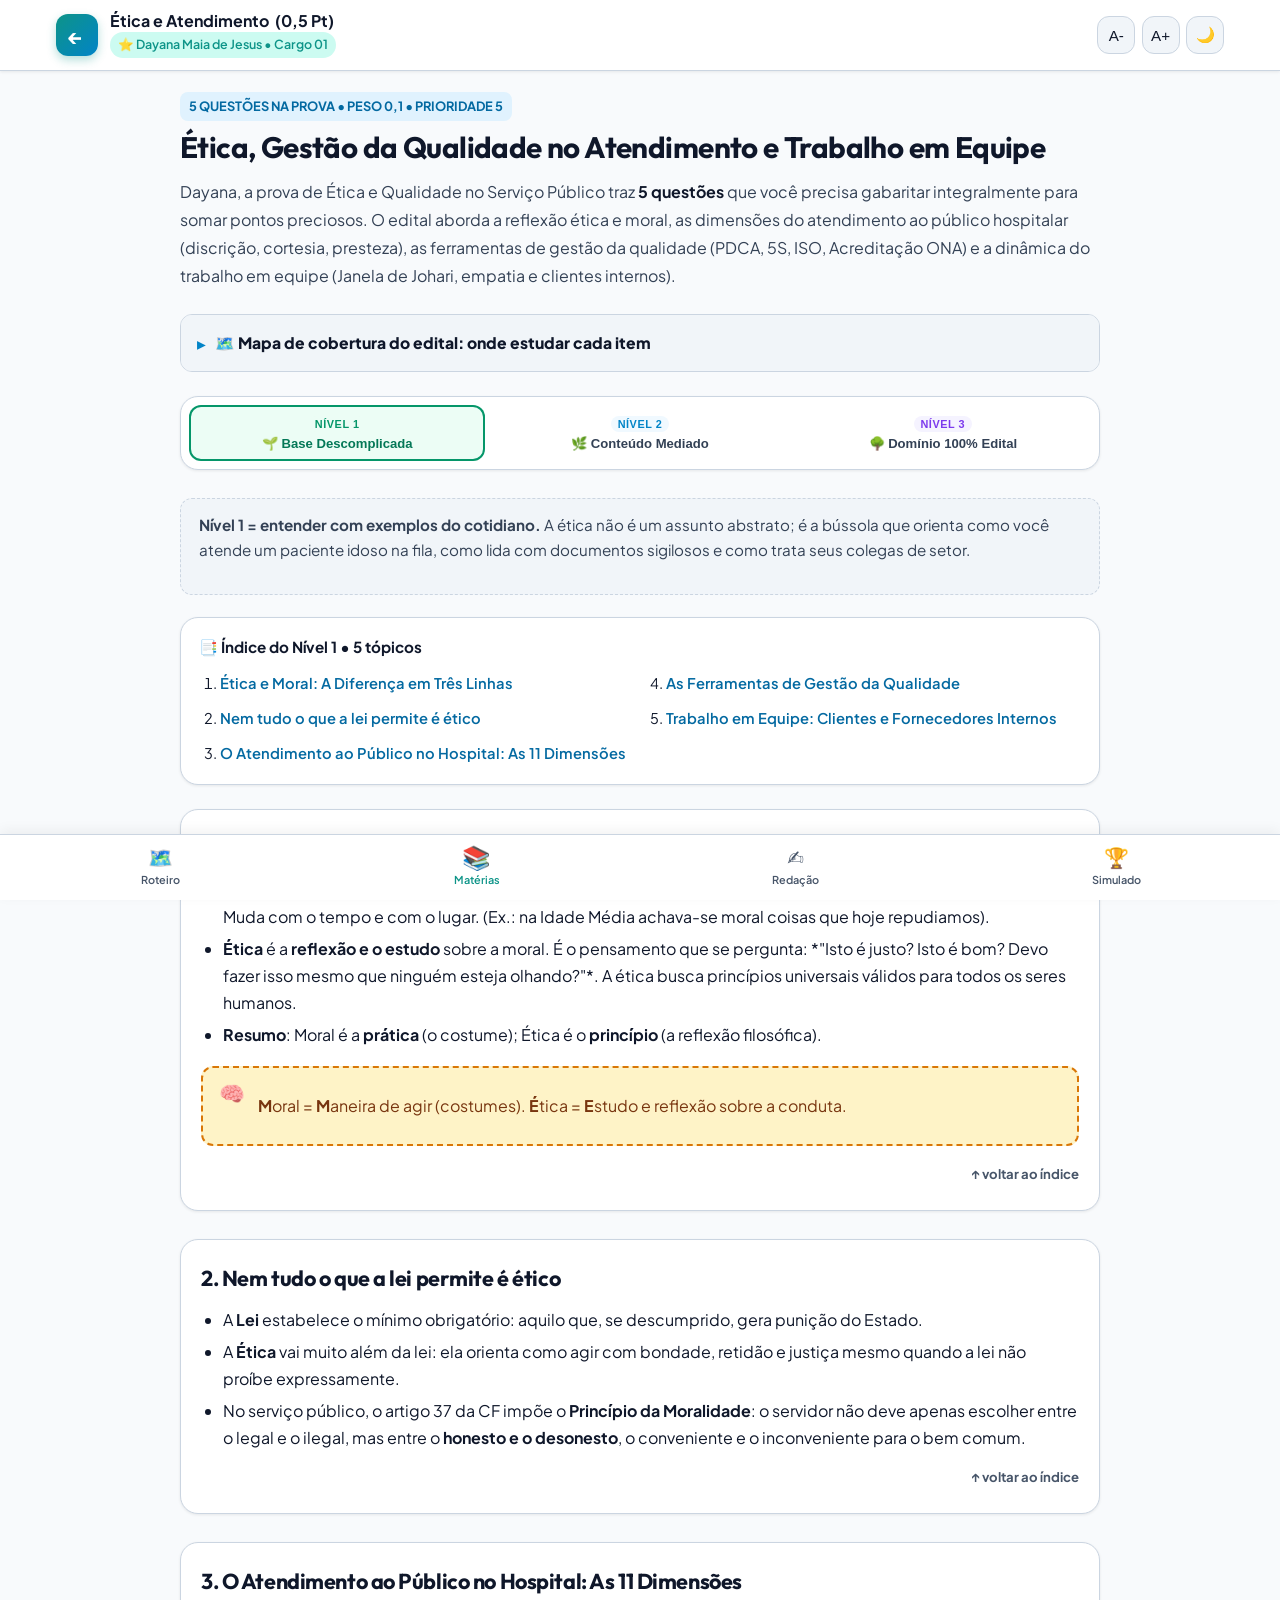
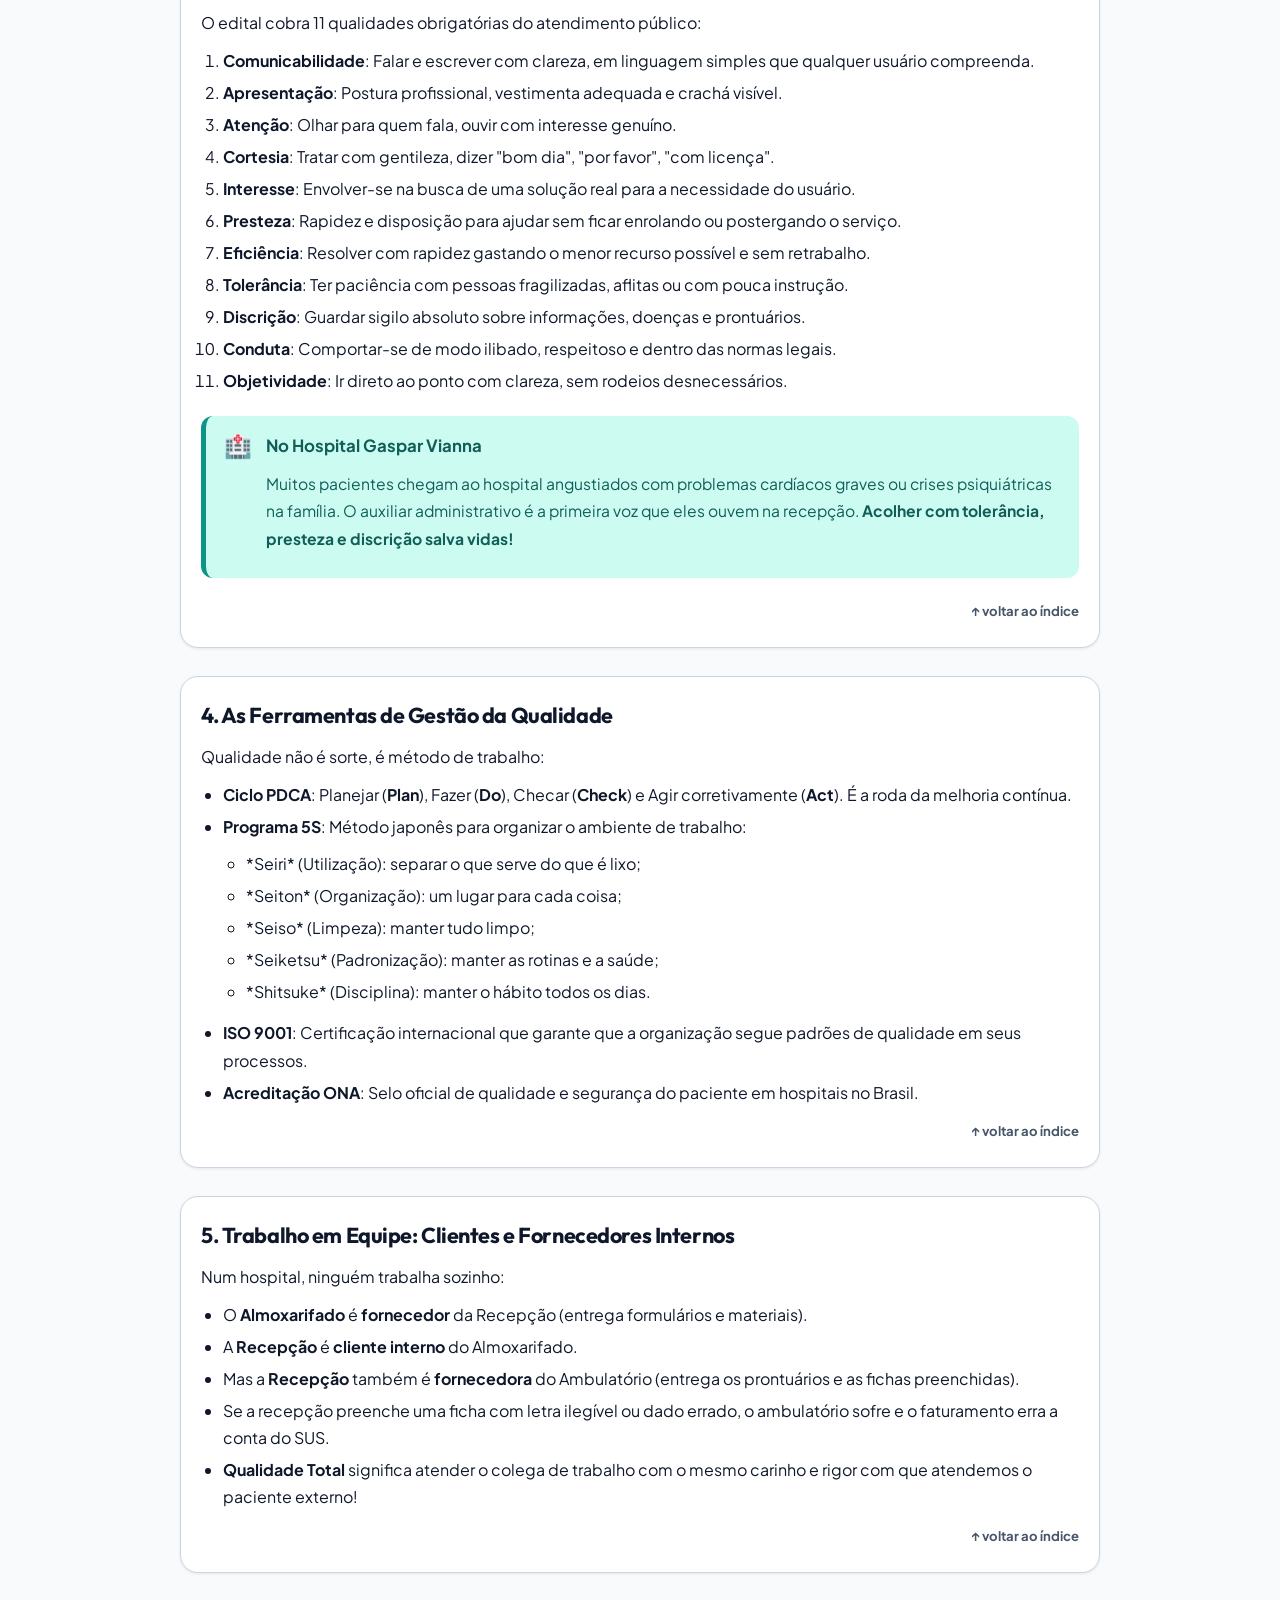
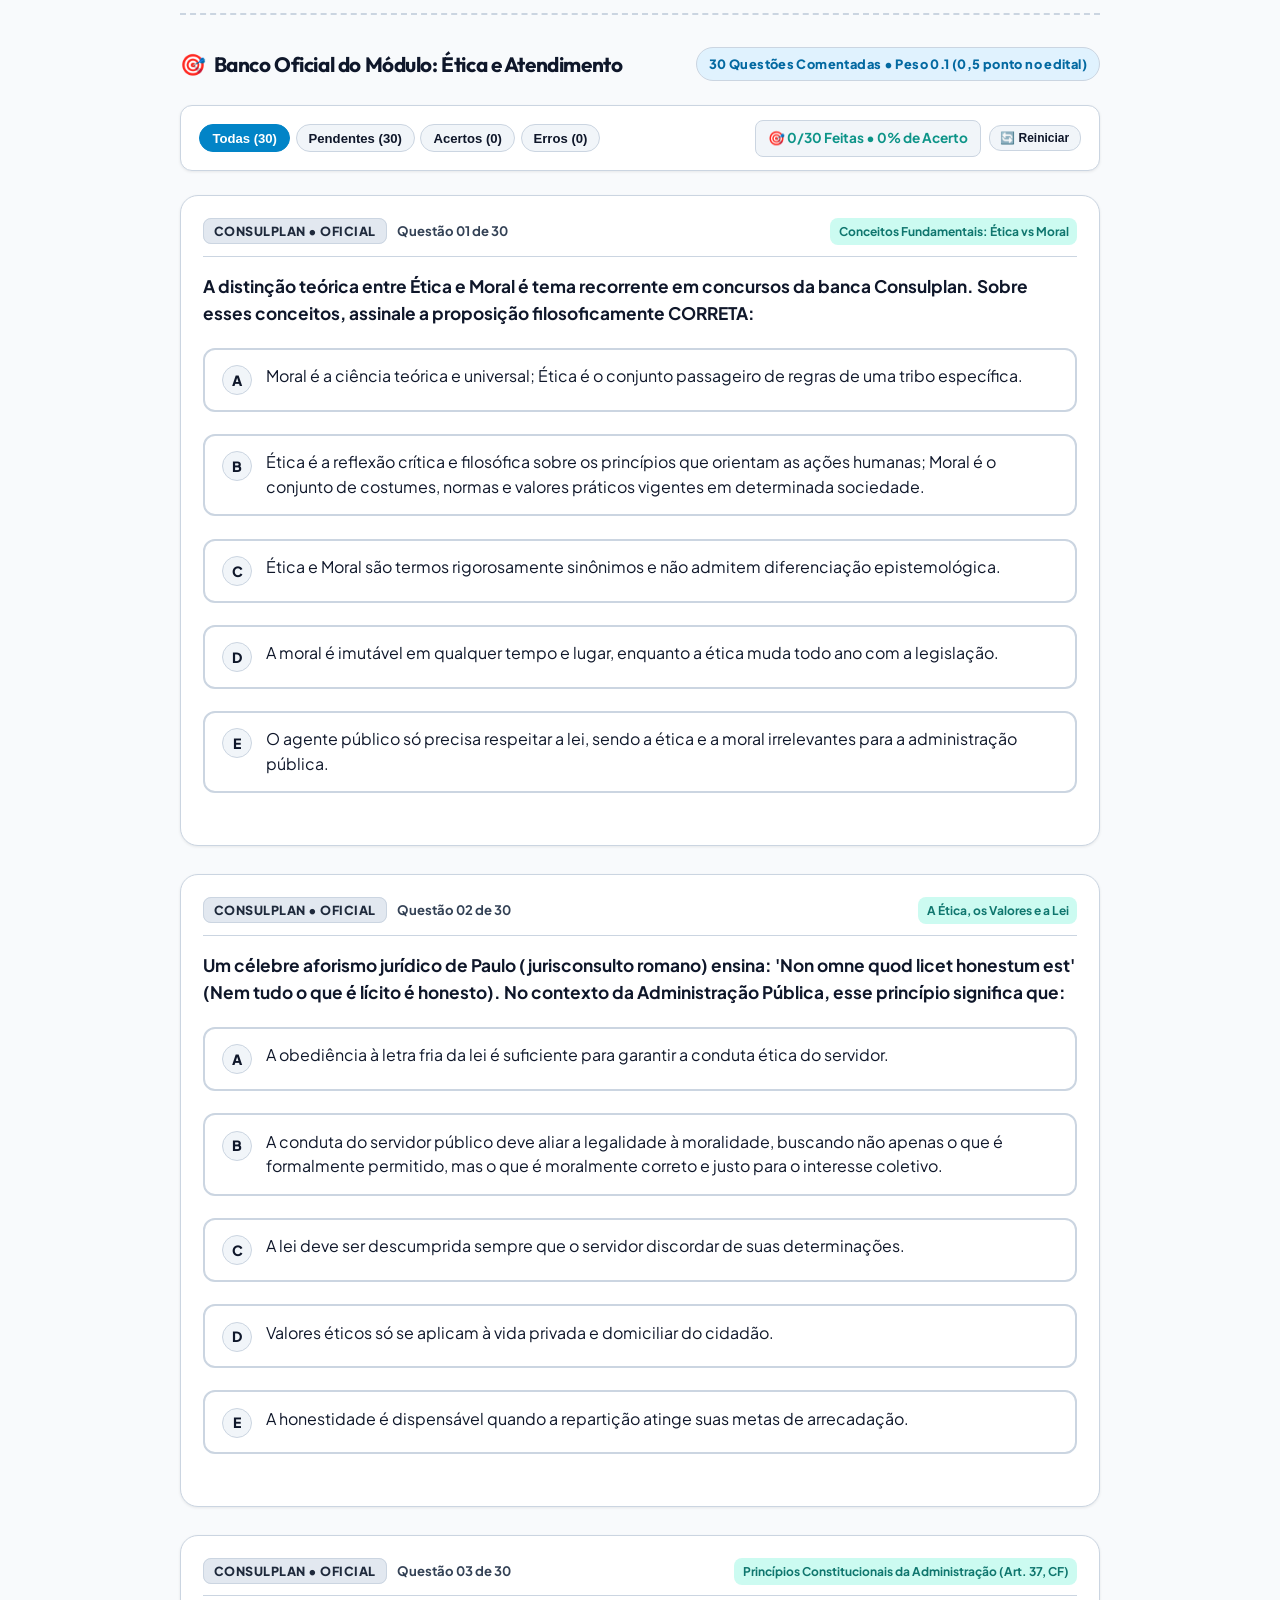
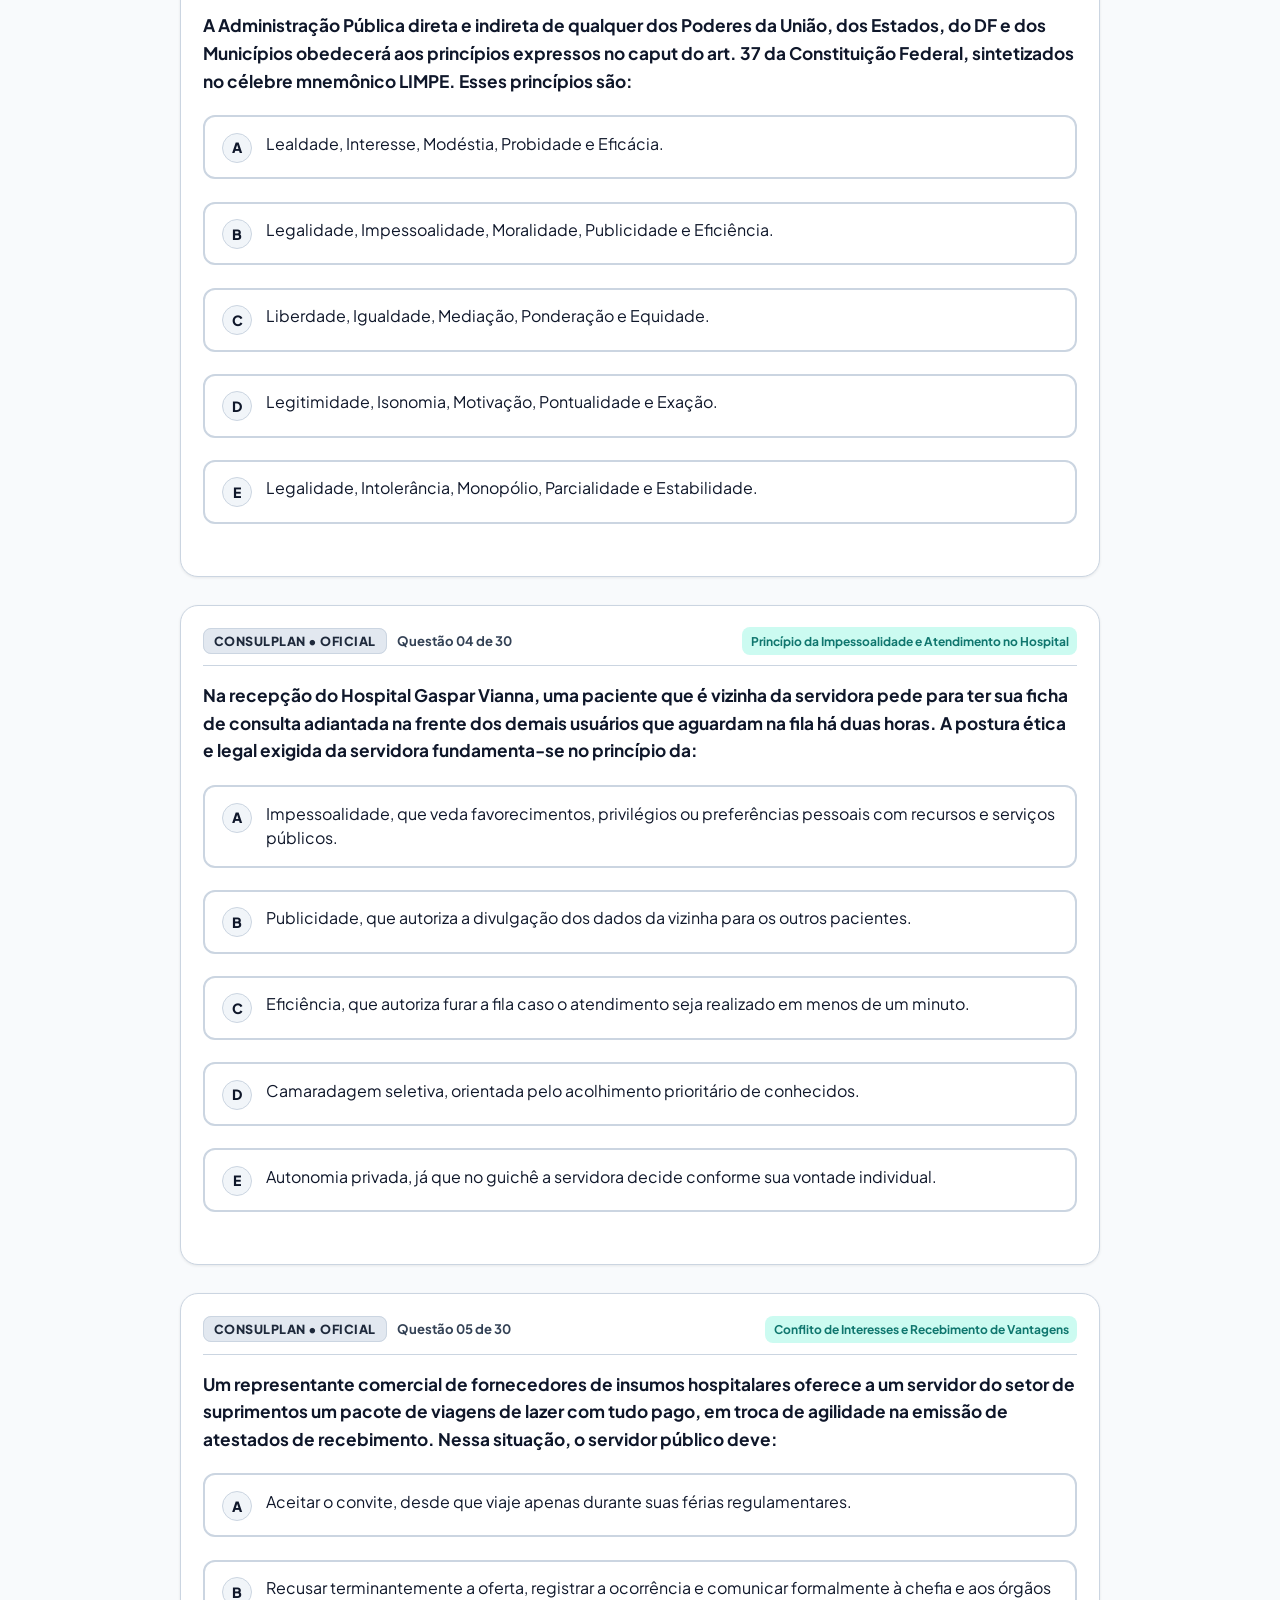
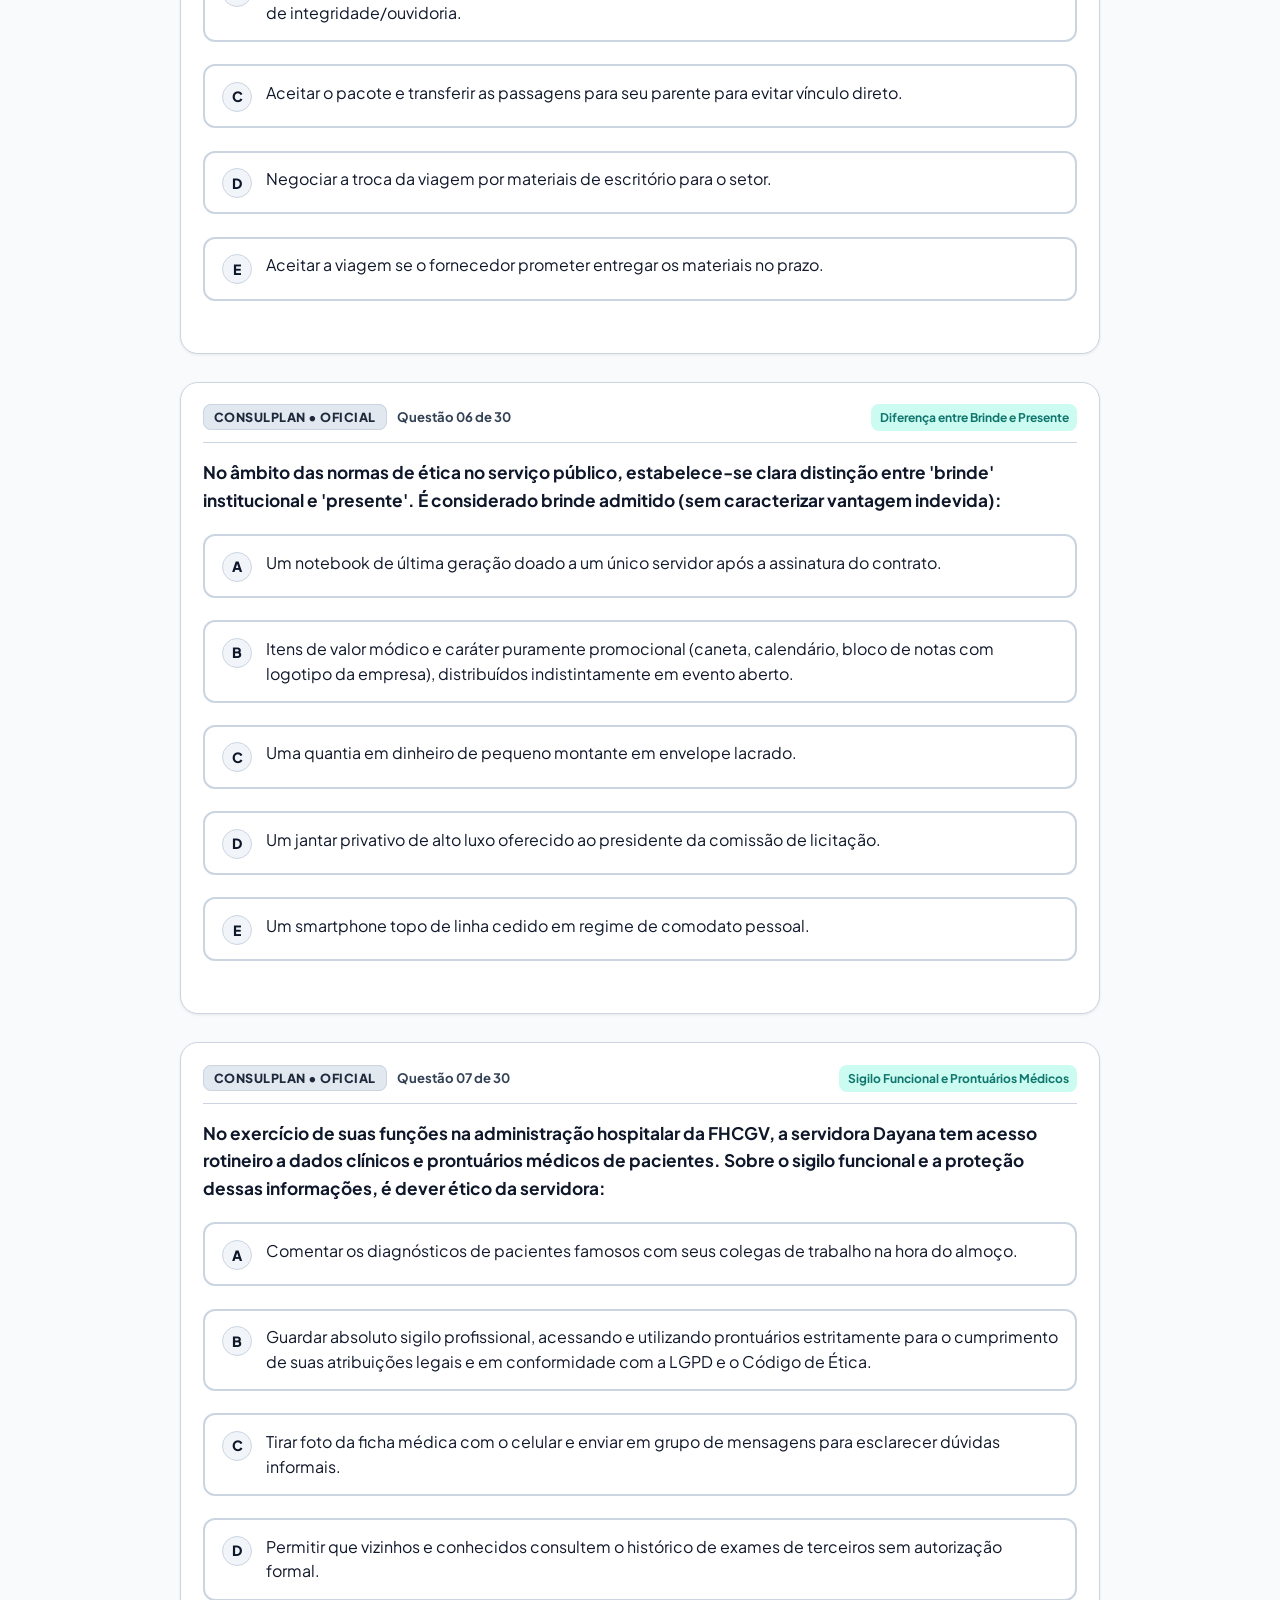
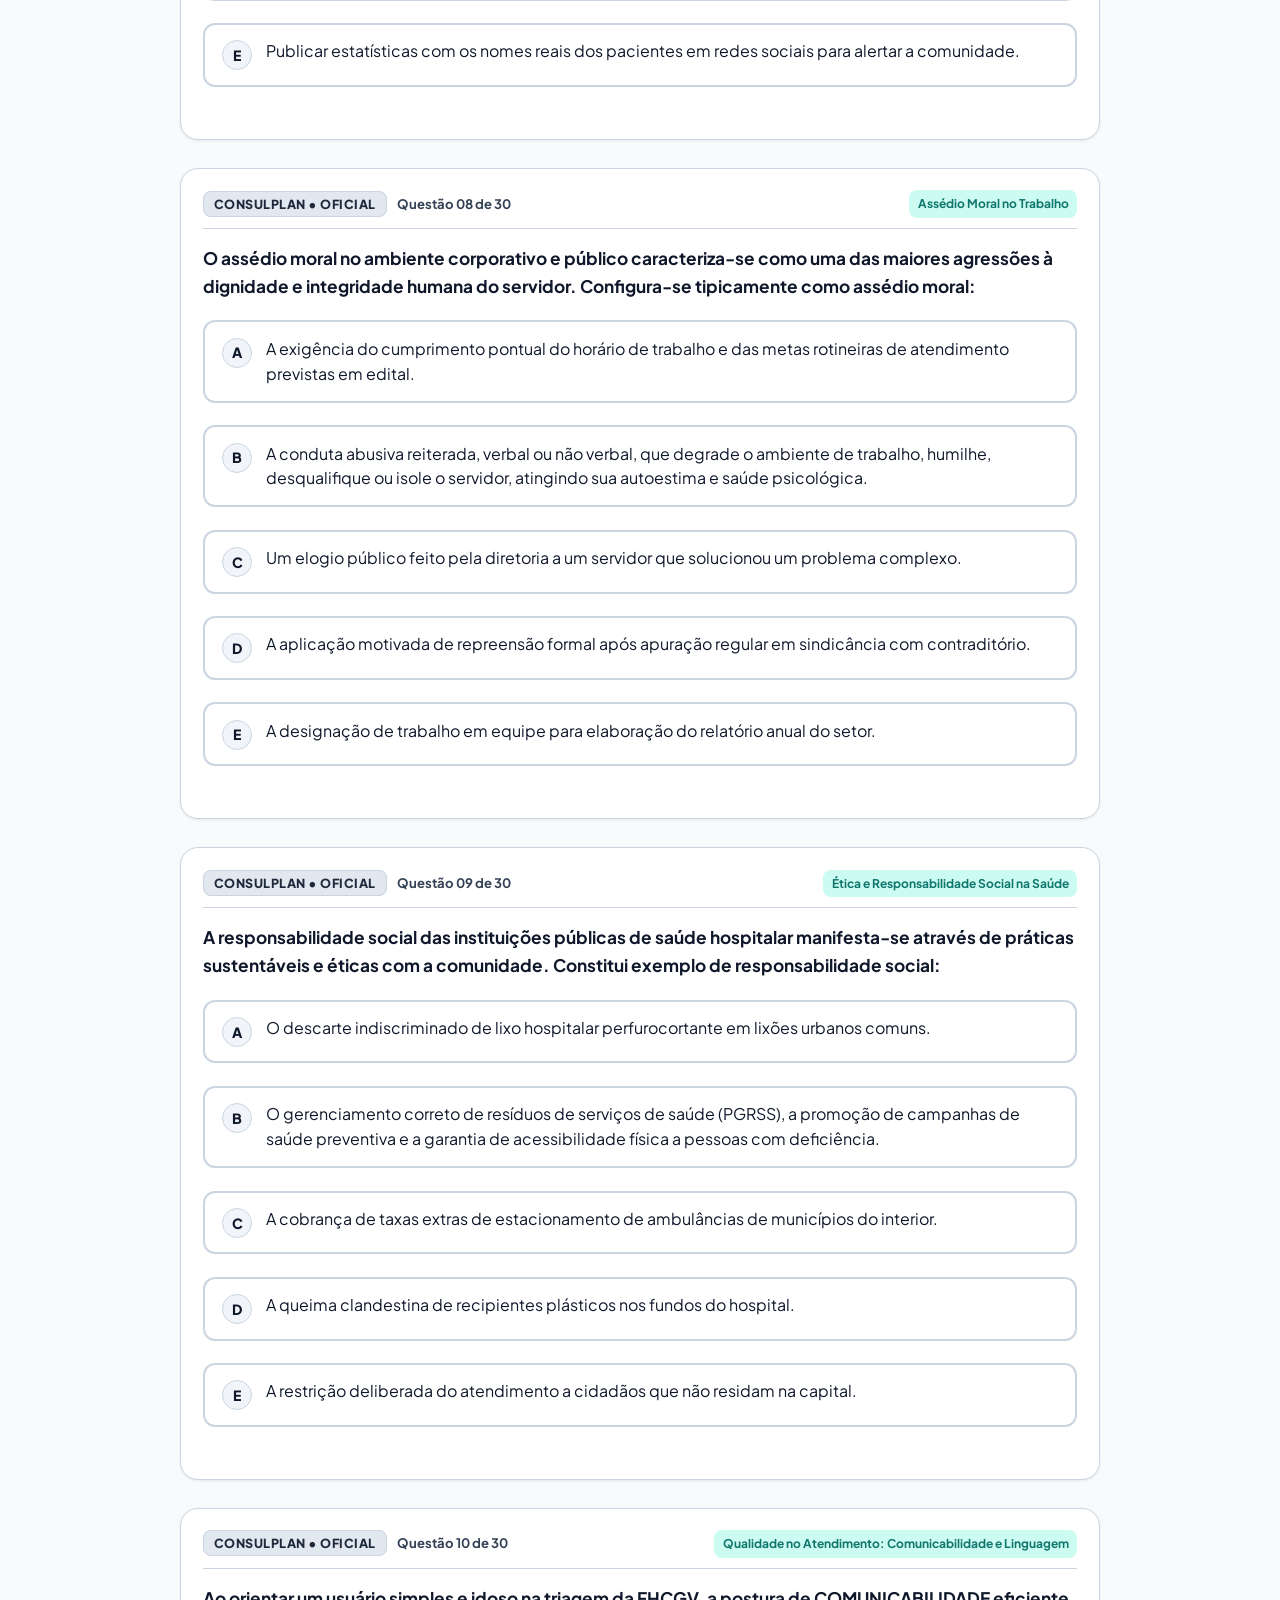
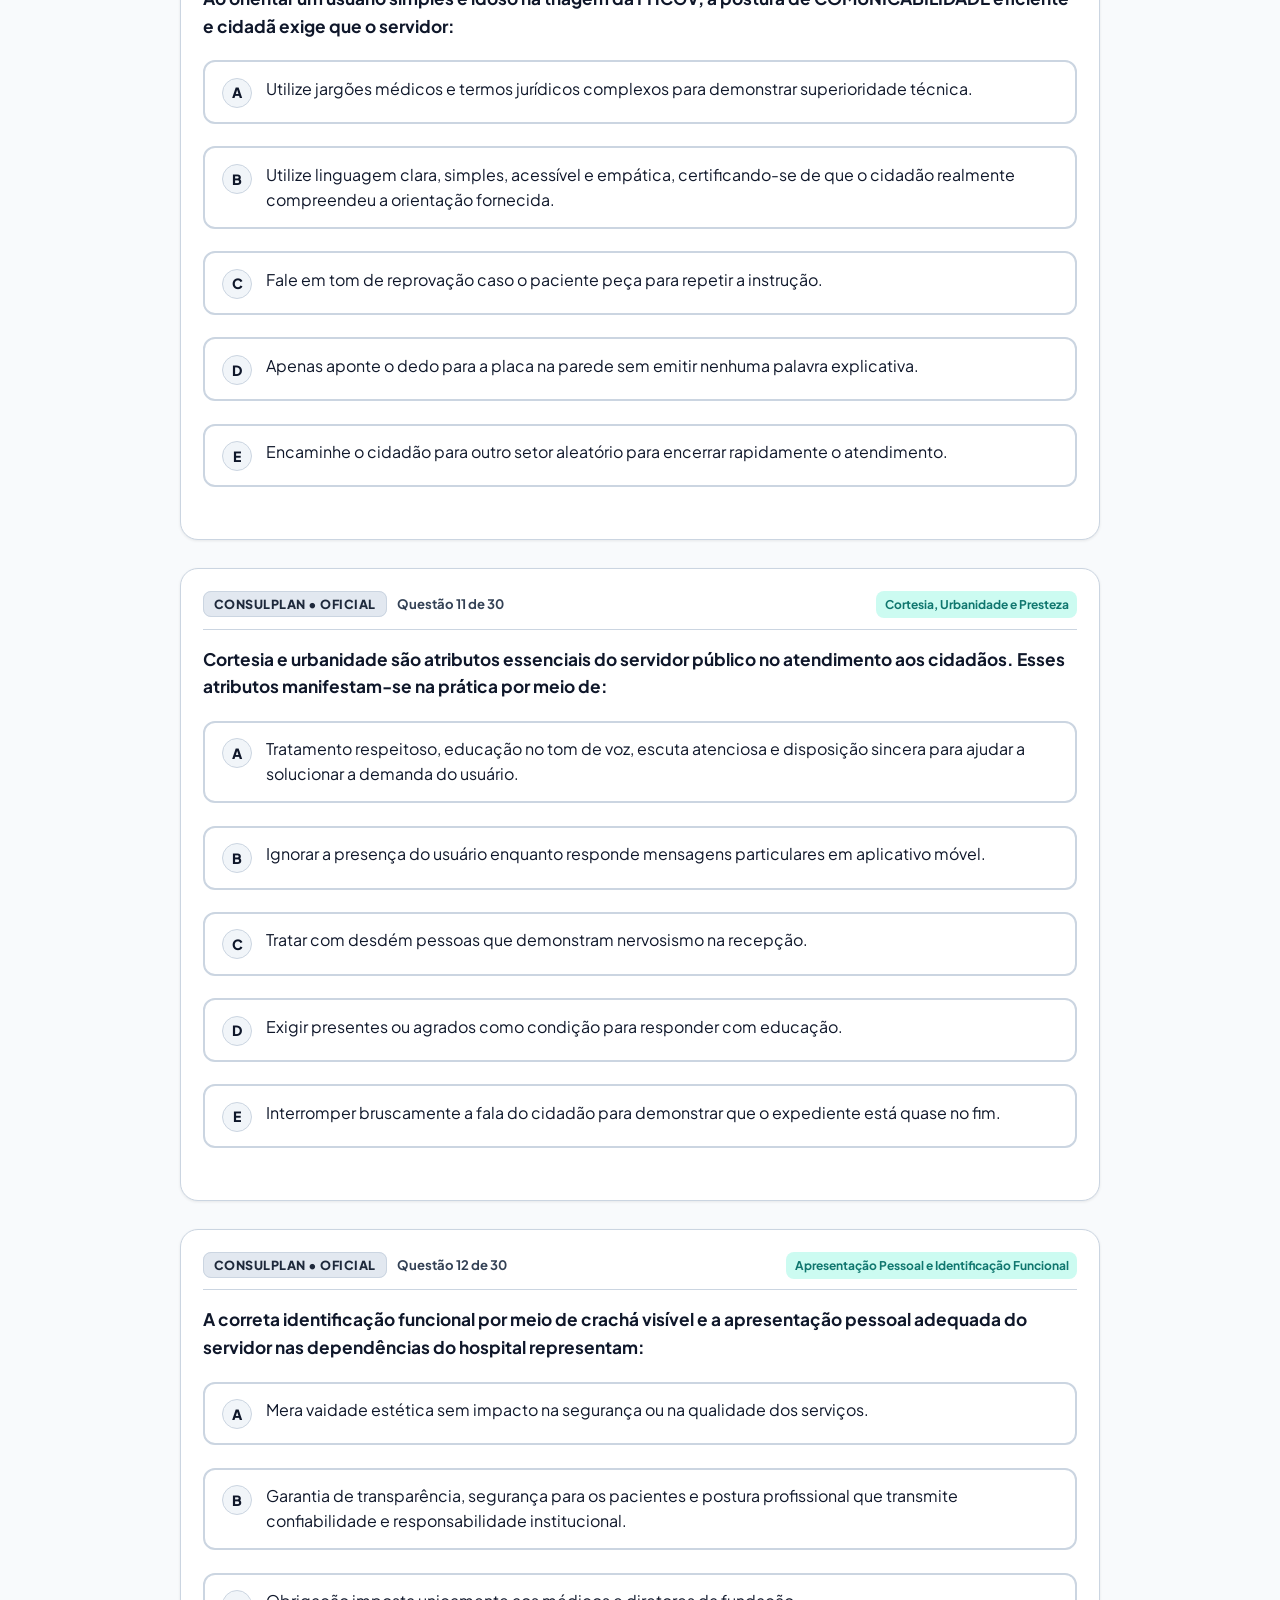
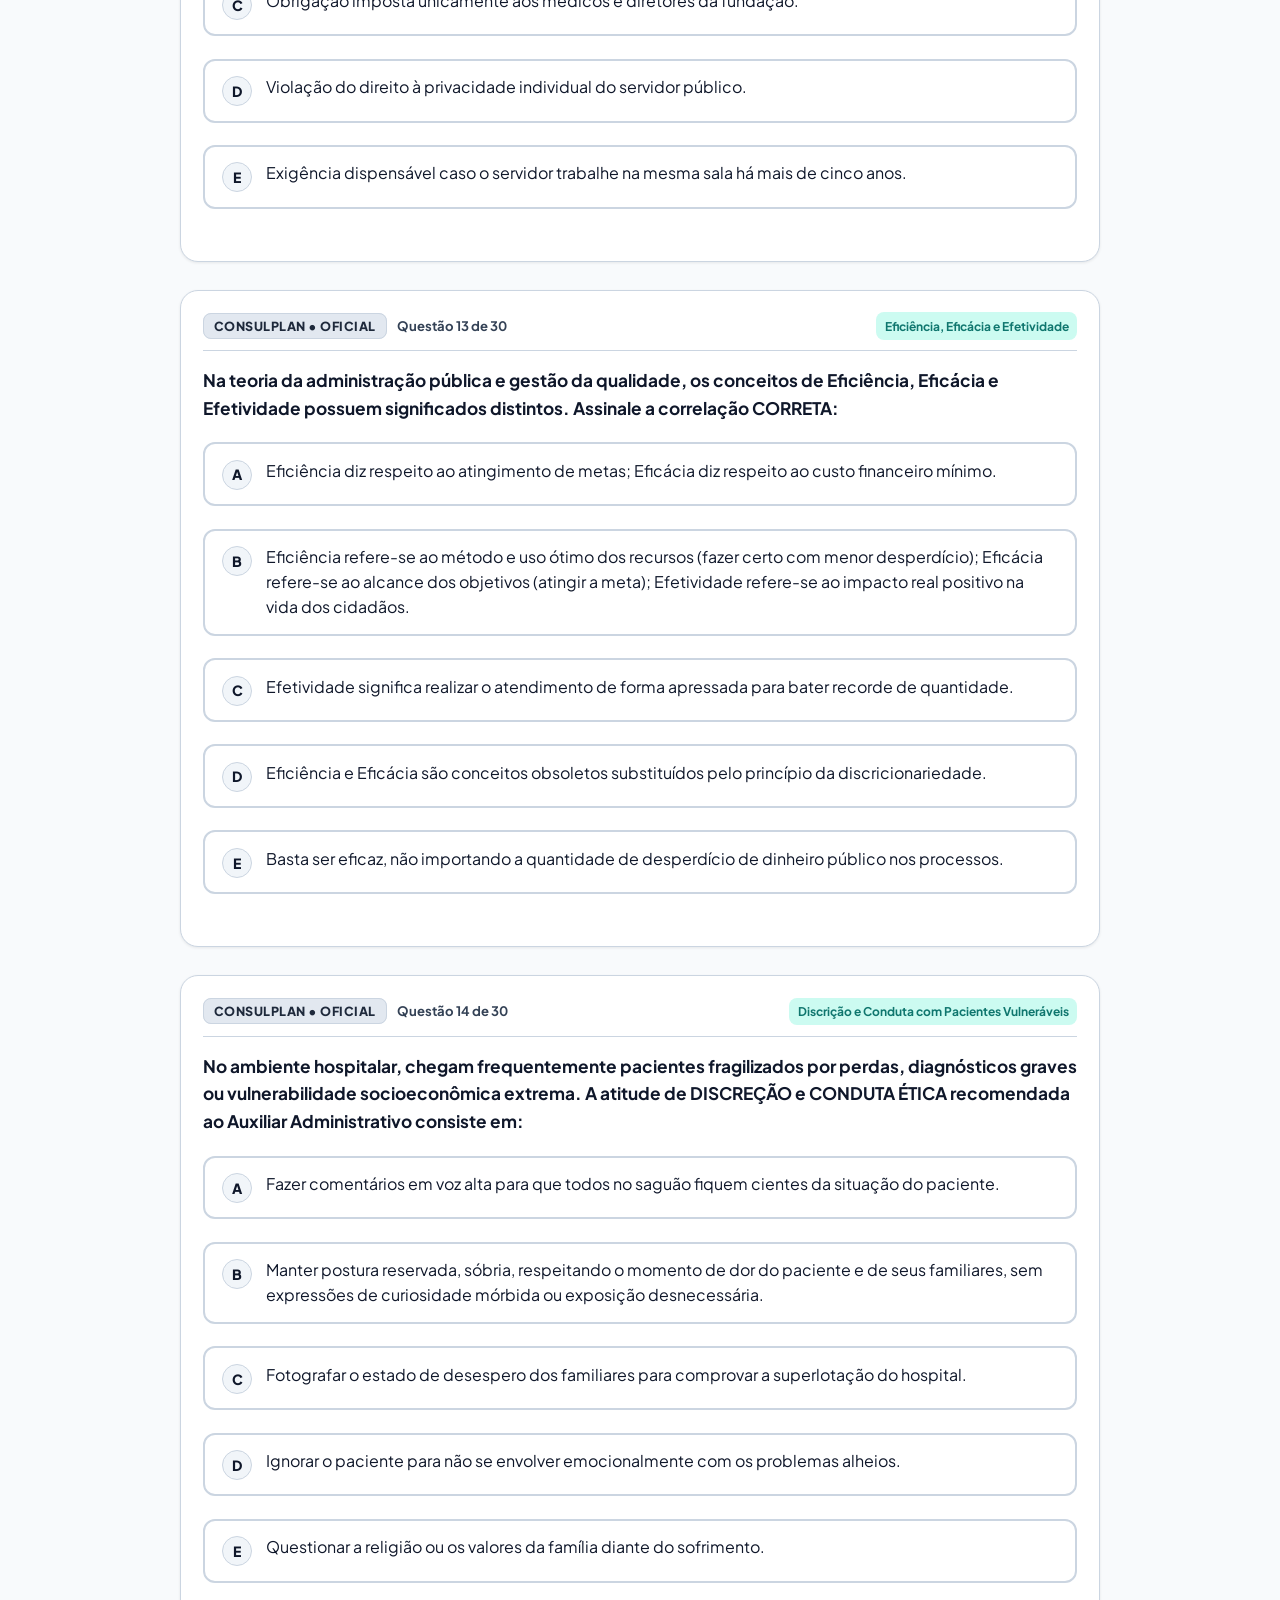
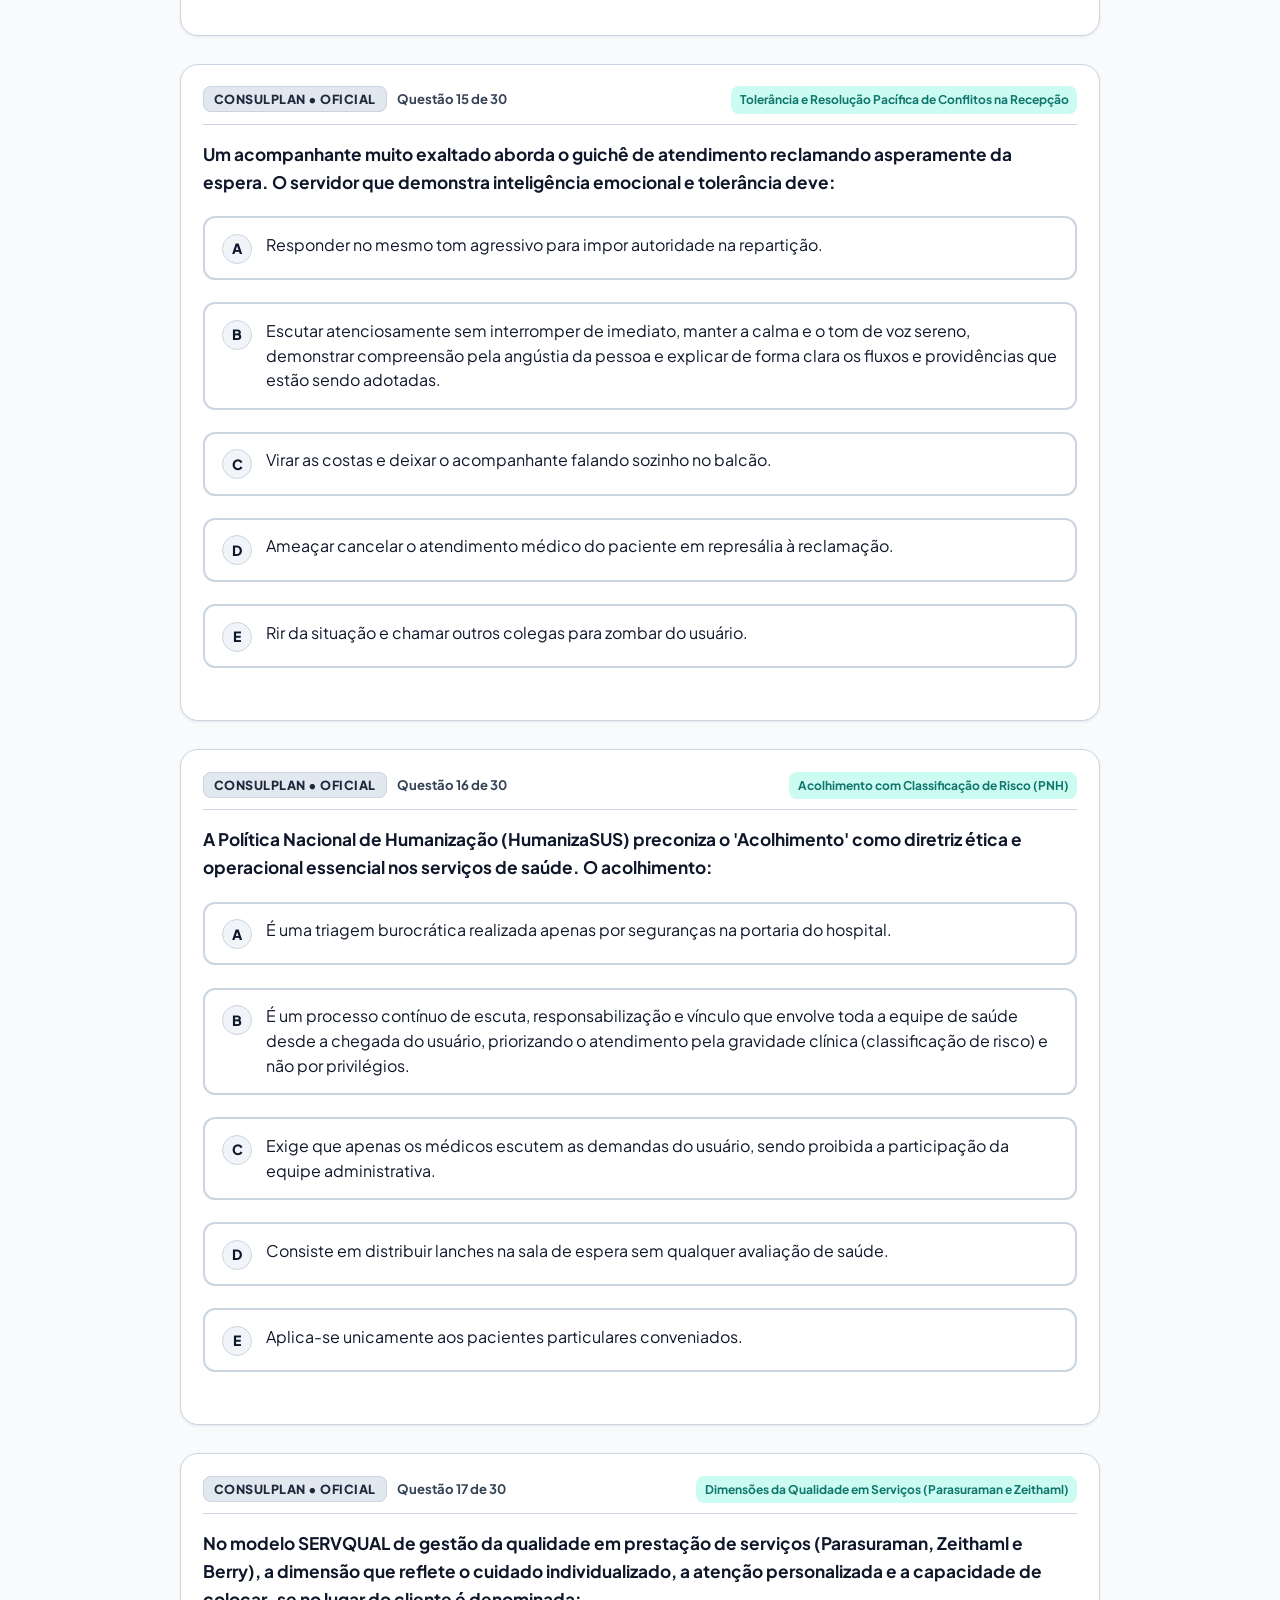
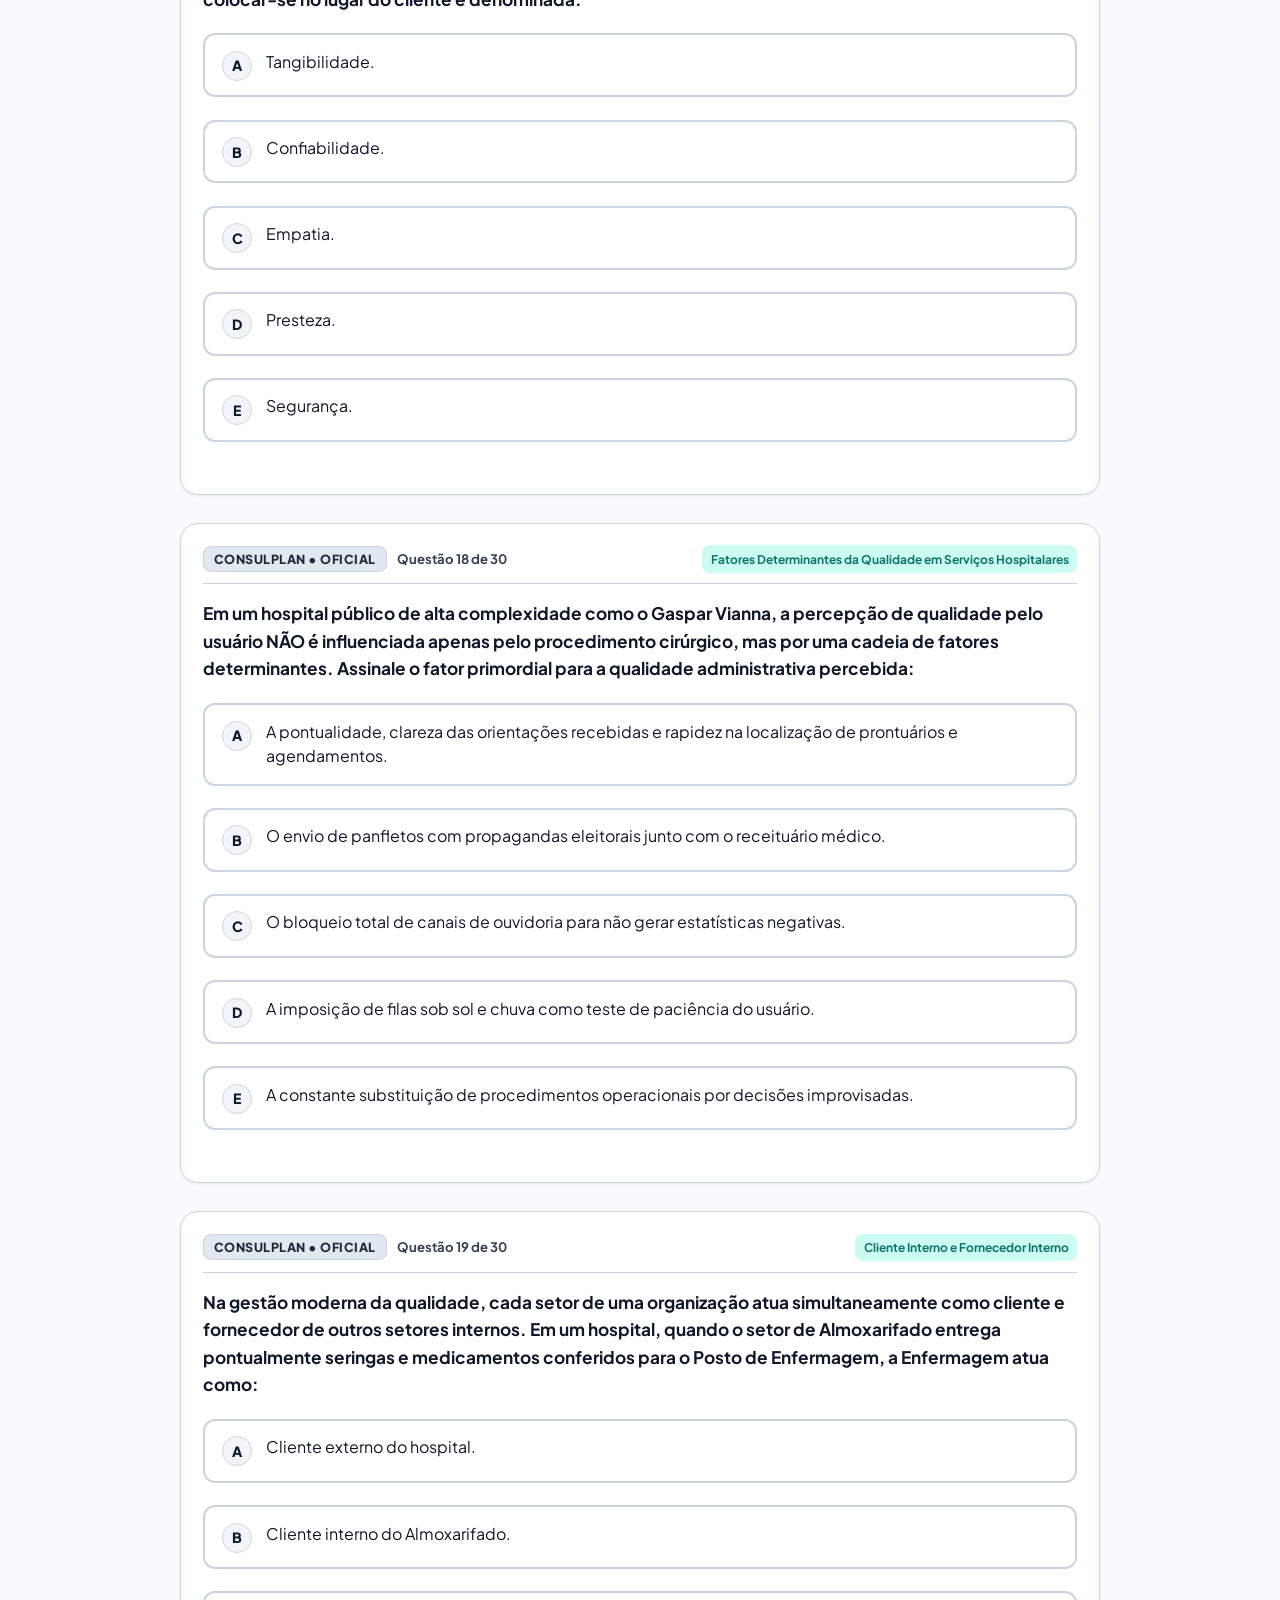
<file: modulo-etica.html>
<!DOCTYPE html>
<html lang="pt-BR">
<head>
  <meta charset="UTF-8">
  <meta name="viewport" content="width=device-width, initial-scale=1.0">
  <title>Módulo Ética e Atendimento | Dayana Maia - FHCGV Auxiliar Administrativo</title>
  <meta name="description" content="Módulo de Ética, Atendimento e Gestão da Qualidade no Serviço Público para o concurso FHCGV Cargo 01 (Consulplan): moral, ISO, 5S, PDCA, Johari e atendimento hospitalar em 3 níveis.">
  <link rel="preconnect" href="https://fonts.googleapis.com">
  <link rel="preconnect" href="https://fonts.gstatic.com" crossorigin>
  <link href="https://fonts.googleapis.com/css2?family=Outfit:wght@400;600;700;800&family=Plus+Jakarta+Sans:wght@400;500;600;700&display=swap" rel="stylesheet">
  <link rel="stylesheet" href="css/style.css">
</head>
<body>

  <div id="scroll-progress-container"><div id="scroll-progress-bar"></div></div>

  <header class="site-header">
    <div class="header-container">
      <div class="brand-wrapper">
        <a href="materias.html" class="brand-icon" title="Voltar às matérias">←</a>
        <div class="brand-info">
          <div class="brand-title">Ética e Atendimento <span>(0,5 Pt)</span></div>
          <span class="user-badge">⭐ Dayana Maia de Jesus • Cargo 01</span>
        </div>
      </div>
      <div class="header-actions">
        <button id="font-decrease" class="btn-icon" title="Diminuir fonte">A-</button>
        <button id="font-increase" class="btn-icon" title="Aumentar fonte">A+</button>
        <button id="theme-toggle" class="btn-icon" title="Alternar modo">🌙</button>
      </div>
    </div>
  </header>

  <main class="main-wrapper">
    <div class="reading-container">

      <div style="margin-bottom: 1.5rem;">
        <span class="badge badge-primary" style="font-size: 0.8rem; margin-bottom: 0.5rem;">5 QUESTÕES NA PROVA • PESO 0,1 • PRIORIDADE 5</span>
        <h1>Ética, Gestão da Qualidade no Atendimento e Trabalho em Equipe</h1>
        <p style="color: var(--text-muted);">Dayana, a prova de Ética e Qualidade no Serviço Público traz <strong>5 questões</strong> que você precisa gabaritar integralmente para somar pontos preciosos. O edital aborda a reflexão ética e moral, as dimensões do atendimento ao público hospitalar (discrição, cortesia, presteza), as ferramentas de gestão da qualidade (PDCA, 5S, ISO, Acreditação ONA) e a dinâmica do trabalho em equipe (Janela de Johari, empatia e clientes internos).</p>
      </div>

<details class="topic" style="margin-bottom:1.5rem"><summary>🗺️ Mapa de cobertura do edital: onde estudar cada item</summary><div class="topic-body"><div class="callout callout-tip"><div class="callout-icon">💡</div><div class="callout-body"><strong>Estrutura do Módulo de Ética</strong><p>O conteúdo programático reúne <b>4 grandes eixos</b>: (1) Ética e Moral; (2) Qualidade no Atendimento ao Público; (3) Gestão da Qualidade e Normatização Técnica; e (4) Trabalho em Equipe e Comportamento Interpessoal. Todos os eixos estão detalhados nos 3 níveis pedagógicos.</p>
</div></div>
<div class="table-wrap"><table class="study-table"><thead><tr><th>Item do edital</th><th>Nível 1 (base)</th><th>Nível 2 (mediado)</th><th>Nível 3 (100%)</th></tr></thead><tbody><tr><td>Ética e Moral: conceitos e distinções</td><td><a href="#n1-etica-moral">Ética x Moral</a></td><td><a href="#n2-etica-moral">Diferenças Filosóficas</a></td><td><a href="#n3-etica-moral">Quadro Comparativo</a></td></tr><tr><td>Valores, ética e lei</td><td><a href="#n1-valores-lei">Ética e a Lei</a></td><td><a href="#n2-valores-lei">Moralidade Administrativa</a></td><td><a href="#n3-valores-lei">Casos Concretos</a></td></tr><tr><td>Conduta ética e ética profissional</td><td><a href="#n1-conduta">Ética no Hospital</a></td><td><a href="#n2-conduta">Deontologia e Sigilo</a></td><td><a href="#n3-conduta">Código de Ética</a></td></tr><tr><td>Ética e responsabilidade social</td><td><a href="#n1-responsabilidade">Cidadania Coletiva</a></td><td><a href="#n2-responsabilidade">Sustentabilidade e Gestão</a></td><td><a href="#n3-responsabilidade">Dimensões ESG</a></td></tr><tr><td>Atendimento ao público: as 11 dimensões</td><td><a href="#n1-atendimento">Atendimento Humanizado</a></td><td><a href="#n2-atendimento">As 11 Dimensões Oficiais</a></td><td><a href="#n3-atendimento">Gabaritando Atendimento</a></td></tr><tr><td>Comunicação e relações públicas</td><td><a href="#n1-comunicacao">Comunicação no Balcão</a></td><td><a href="#n2-comunicacao">RP e Ouvidoria</a></td><td><a href="#n3-comunicacao">Fluxos e Barreiras</a></td></tr><tr><td>Gestão da qualidade: dimensões pessoal e profissional</td><td><a href="#n1-qualidade">Qualidade no Trabalho</a></td><td><a href="#n2-qualidade">Fatores Determinantes</a></td><td><a href="#n3-qualidade">Modelos de Qualidade</a></td></tr><tr><td>Normatização técnica: ISO, 5S, PDCA e ONA</td><td><a href="#n1-normatizacao">Ferramentas de Qualidade</a></td><td><a href="#n2-normatizacao">PDCA, 5S e ISO 9001</a></td><td><a href="#n3-normatizacao">Acreditação ONA</a></td></tr><tr><td>Trabalho em equipe: eficácia interpessoal</td><td><a href="#n1-equipe">Equipe e Relacionamento</a></td><td><a href="#n2-equipe">Janela de Johari</a></td><td><a href="#n3-equipe">Dinâmica Grupal</a></td></tr><tr><td>Comportamento receptivo e defensivo, empatia</td><td><a href="#n1-comportamento">Posturas no Trabalho</a></td><td><a href="#n2-comportamento">Receptivo x Defensivo</a></td><td><a href="#n3-comportamento">Feedback Construtivo</a></td></tr><tr><td>Relação entre clientes e fornecedores internos</td><td><a href="#n1-clientes-internos">Cadeia Interna</a></td><td><a href="#n2-clientes-internos">Fluxo Hospitalar</a></td><td><a href="#n3-clientes-internos">Qualidade Total</a></td></tr></tbody></table></div>
<div class="callout callout-pegadinha"><div class="callout-icon">🚨</div><div class="callout-body"><strong>Pegadinha Clássica da Consulplan</strong><p>A banca afirma que *"Ética e moral são termos estritamente sinônimos e ambos variam de acordo com a cultura momentânea de cada país"*. <b>ERRADO!</b> Ética é a reflexão teórica, universal e permanente; Moral é o conjunto prático de regras, costumes e hábitos locais e temporários.</p>
</div></div>
</div></details>

      <nav class="pedagogic-tabs" aria-label="Níveis de Estudo">
<button class="tab-btn active" data-level="1"><span class="tab-badge">Nível 1</span><span class="tab-name">🌱 Base Descomplicada</span></button>
<button class="tab-btn" data-level="2"><span class="tab-badge">Nível 2</span><span class="tab-name">🌿 Conteúdo Mediado</span></button>
<button class="tab-btn" data-level="3"><span class="tab-badge">Nível 3</span><span class="tab-name">🌳 Domínio 100% Edital</span></button>
      </nav>

<section id="level-content-1" class="level-content active">
<div class="level-intro"><p><b>Nível 1 = entender com exemplos do cotidiano.</b> A ética não é um assunto abstrato; é a bússola que orienta como você atende um paciente idoso na fila, como lida com documentos sigilosos e como trata seus colegas de setor.</p>
</div>
<nav class="study-toc" id="topo-nivel-1"><strong>📑 Índice do Nível 1 • 5 tópicos</strong><ol><li><a href="#n1-etica-moral">Ética e Moral: A Diferença em Três Linhas</a></li><li><a href="#n1-valores-lei">Nem tudo o que a lei permite é ético</a></li><li><a href="#n1-atendimento">O Atendimento ao Público no Hospital: As 11 Dimensões</a></li><li><a href="#n1-normatizacao">As Ferramentas de Gestão da Qualidade</a></li><li><a href="#n1-clientes-internos">Trabalho em Equipe: Clientes e Fornecedores Internos</a></li></ol></nav>
<article class="card-content" id="n1-etica-moral"><h2>1. Ética e Moral: A Diferença em Três Linhas</h2>
<ul><li><b>Moral</b> é o que as pessoas <b>fazem e praticam</b> no dia a dia. São as regras, os hábitos e costumes da sua cultura. Muda com o tempo e com o lugar. (Ex.: na Idade Média achava-se moral coisas que hoje repudiamos).</li><li><b>Ética</b> é a <b>reflexão e o estudo</b> sobre a moral. É o pensamento que se pergunta: *"Isto é justo? Isto é bom? Devo fazer isso mesmo que ninguém esteja olhando?"*. A ética busca princípios universais válidos para todos os seres humanos.</li><li><b>Resumo</b>: Moral é a <b>prática</b> (o costume); Ética é o <b>princípio</b> (a reflexão filosófica).</li></ul>
<div class="mnemonic"><div><p><b>M</b>oral = <b>M</b>aneira de agir (costumes). <b>É</b>tica = <b>E</b>studo e reflexão sobre a conduta.</p>
</div></div>
<span class="back-to-top"><a href="#topo-nivel-1">↑ voltar ao índice</a></span></article>
<article class="card-content" id="n1-valores-lei"><h2>2. Nem tudo o que a lei permite é ético</h2>
<ul><li>A <b>Lei</b> estabelece o mínimo obrigatório: aquilo que, se descumprido, gera punição do Estado.</li><li>A <b>Ética</b> vai muito além da lei: ela orienta como agir com bondade, retidão e justiça mesmo quando a lei não proíbe expressamente.</li><li>No serviço público, o artigo 37 da CF impõe o <b>Princípio da Moralidade</b>: o servidor não deve apenas escolher entre o legal e o ilegal, mas entre o <b>honesto e o desonesto</b>, o conveniente e o inconveniente para o bem comum.</li></ul>
<span class="back-to-top"><a href="#topo-nivel-1">↑ voltar ao índice</a></span></article>
<article class="card-content" id="n1-atendimento"><h2>3. O Atendimento ao Público no Hospital: As 11 Dimensões</h2>
<p>O edital cobra 11 qualidades obrigatórias do atendimento público:</p>
<ol><li><b>Comunicabilidade</b>: Falar e escrever com clareza, em linguagem simples que qualquer usuário compreenda.</li><li><b>Apresentação</b>: Postura profissional, vestimenta adequada e crachá visível.</li><li><b>Atenção</b>: Olhar para quem fala, ouvir com interesse genuíno.</li><li><b>Cortesia</b>: Tratar com gentileza, dizer "bom dia", "por favor", "com licença".</li><li><b>Interesse</b>: Envolver-se na busca de uma solução real para a necessidade do usuário.</li><li><b>Presteza</b>: Rapidez e disposição para ajudar sem ficar enrolando ou postergando o serviço.</li><li><b>Eficiência</b>: Resolver com rapidez gastando o menor recurso possível e sem retrabalho.</li><li><b>Tolerância</b>: Ter paciência com pessoas fragilizadas, aflitas ou com pouca instrução.</li><li><b>Discrição</b>: Guardar sigilo absoluto sobre informações, doenças e prontuários.</li><li><b>Conduta</b>: Comportar-se de modo ilibado, respeitoso e dentro das normas legais.</li><li><b>Objetividade</b>: Ir direto ao ponto com clareza, sem rodeios desnecessários.</li></ol>
<div class="callout callout-hospital"><div class="callout-icon">🏥</div><div class="callout-body"><strong>No Hospital Gaspar Vianna</strong><p>Muitos pacientes chegam ao hospital angustiados com problemas cardíacos graves ou crises psiquiátricas na família. O auxiliar administrativo é a primeira voz que eles ouvem na recepção. <b>Acolher com tolerância, presteza e discrição salva vidas!</b></p>
</div></div>
<span class="back-to-top"><a href="#topo-nivel-1">↑ voltar ao índice</a></span></article>
<article class="card-content" id="n1-normatizacao"><h2>4. As Ferramentas de Gestão da Qualidade</h2>
<p>Qualidade não é sorte, é método de trabalho:</p>
<ul><li><b>Ciclo PDCA</b>: Planejar (<b>Plan</b>), Fazer (<b>Do</b>), Checar (<b>Check</b>) e Agir corretivamente (<b>Act</b>). É a roda da melhoria contínua.</li><li><b>Programa 5S</b>: Método japonês para organizar o ambiente de trabalho:<ul><li>*Seiri* (Utilização): separar o que serve do que é lixo;</li><li>*Seiton* (Organização): um lugar para cada coisa;</li><li>*Seiso* (Limpeza): manter tudo limpo;</li><li>*Seiketsu* (Padronização): manter as rotinas e a saúde;</li><li>*Shitsuke* (Disciplina): manter o hábito todos os dias.</li></ul></li><li><b>ISO 9001</b>: Certificação internacional que garante que a organização segue padrões de qualidade em seus processos.</li><li><b>Acreditação ONA</b>: Selo oficial de qualidade e segurança do paciente em hospitais no Brasil.</li></ul>
<span class="back-to-top"><a href="#topo-nivel-1">↑ voltar ao índice</a></span></article>
<article class="card-content" id="n1-clientes-internos"><h2>5. Trabalho em Equipe: Clientes e Fornecedores Internos</h2>
<p>Num hospital, ninguém trabalha sozinho:</p>
<ul><li>O <b>Almoxarifado</b> é <b>fornecedor</b> da Recepção (entrega formulários e materiais).</li><li>A <b>Recepção</b> é <b>cliente interno</b> do Almoxarifado.</li><li>Mas a <b>Recepção</b> também é <b>fornecedora</b> do Ambulatório (entrega os prontuários e as fichas preenchidas).</li><li>Se a recepção preenche uma ficha com letra ilegível ou dado errado, o ambulatório sofre e o faturamento erra a conta do SUS.</li><li><b>Qualidade Total</b> significa atender o colega de trabalho com o mesmo carinho e rigor com que atendemos o paciente externo!</li></ul>
<span class="back-to-top"><a href="#topo-nivel-1">↑ voltar ao índice</a></span></article>
</section>

<section id="level-content-2" class="level-content">
<div class="level-intro"><p><b>Nível 2 = conceitos técnicos e modelos de avaliação interpessoal.</b> Aprofunde a Janela de Johari, as dimensões da qualidade do serviço (modelo SERVQUAL) e a deontologia do servidor público.</p>
</div>
<nav class="study-toc" id="topo-nivel-2"><strong>📑 Índice do Nível 2 • 6 tópicos</strong><ol><li><a href="#n2-etica-moral">Ética, Moral e Deontologia: Aprofundamento Teórico</a></li><li><a href="#n2-valores-lei">O Princípio da Moralidade Administrativa e a Lei 8.429/1992</a></li><li><a href="#n2-qualidade">Gestão da Qualidade em Serviços: O Modelo SERVQUAL</a></li><li><a href="#n2-normatizacao">As Normas Técnicas e o Sistema de Acreditação Hospitalar</a></li><li><a href="#n2-equipe">Eficácia no Comportamento Interpessoal: A Janela de Johari</a></li><li><a href="#n2-comportamento">Comportamento Receptivo x Comportamento Defensivo</a></li></ol></nav>
<article class="card-content" id="n2-etica-moral"><h2>1. Ética, Moral e Deontologia: Aprofundamento Teórico</h2>
<ul><li><b>Deontologia</b>: É a ciência dos deveres e das normas éticas específicas de uma determinada profissão (Código de Deontologia Médica, Código de Ética do Servidor).</li><li><b>Diceologia</b>: É o estudo dos direitos da pessoa ou da categoria profissional.</li><li><b>Dilema Ético</b>: Situação em que o profissional se vê diante de duas ou mais opções de conduta, ambas apoiadas em valores morais relevantes, mas excludentes entre si.</li><li><b>Ética da Responsabilidade (Max Weber)</b>: O servidor público deve responder pelas <b>consequências reais</b> de suas ações para a coletividade, não apenas por suas boas intenções individuais (Ética da Convicção).</li></ul>
<span class="back-to-top"><a href="#topo-nivel-2">↑ voltar ao índice</a></span></article>
<article class="card-content" id="n2-valores-lei"><h2>2. O Princípio da Moralidade Administrativa e a Lei 8.429/1992</h2>
<ul><li>A moralidade administrativa é elemento indissociável da legalidade: um ato pode ser formalmente legal e, ainda assim, ser considerado <b>nulo por vício de moralidade</b> (desvio de finalidade).</li><li><b>Improbidade Administrativa (Lei 8.429/1991 com alterações da Lei 14.230/2021)</b>:<ul><li>A configuração do ato de improbidade hoje <b>exige o DOLO</b> (intenção livre e consciente de alcançar o resultado ilícito); a modalidade culposa foi revogada.</li><li>Atos que importam <b>enriquecimento ilícito</b> (art. 9º);</li><li>Atos que causam <b>prejuízo ao erário</b> (art. 10);</li><li>Atos que <b>atentam contra os princípios da administração pública</b> (art. 11 - rol taxativo).</li></ul></li></ul>
<span class="back-to-top"><a href="#topo-nivel-2">↑ voltar ao índice</a></span></article>
<article class="card-content" id="n2-qualidade"><h2>3. Gestão da Qualidade em Serviços: O Modelo SERVQUAL</h2>
<p>Na prestação de serviços públicos, a qualidade é avaliada sob 5 dimensões clássicas:</p>
<ol><li><b>Confiabilidade</b>: Capacidade de prestar o serviço prometido de forma segura e exata.</li><li><b>Capacidade de Resposta (Presteza)</b>: Disposição em ajudar e prestar o atendimento com rapidez.</li><li><b>Segurança</b>: Cortesia e conhecimento dos servidores, transmitindo confiança e serenidade ao cidadão.</li><li><b>Empatia</b>: Atenção individualizada e humanizada dada a cada usuário.</li><li><b>Tangibilidade</b>: Aparência das instalações físicas, equipamentos, formulários e apresentação dos servidores.</li></ol>
<span class="back-to-top"><a href="#topo-nivel-2">↑ voltar ao índice</a></span></article>
<article class="card-content" id="n2-normatizacao"><h2>4. As Normas Técnicas e o Sistema de Acreditação Hospitalar</h2>
<ul><li><b>Série ISO 9000</b>: Normas internacionais focadas na gestão da qualidade e na satisfação do cliente/usuário. A <b>ISO 9001</b> foca nos requisitos do sistema de gestão da qualidade com base na abordagem por processos e na melhoria contínua.</li><li><b>Acreditação ONA (Organização Nacional de Acreditação)</b>:<ul><li>Processo voluntário, periódico e reservado de avaliação da qualidade e segurança hospitalar.</li><li><b>Nível 1 - Acreditado</b>: Foco na <b>Segurança do Paciente</b> e conformidade técnica (validade de 2 anos).</li><li><b>Nível 2 - Acreditado Pleno</b>: Foco na <b>Gestão Integrada de Processos</b> e comunicação entre setores (validade de 2 anos).</li><li><b>Nível 3 - Acreditado com Excelência</b>: Foco na <b>Gestão por Resultados, Ciclos de Melhoria Contínua e Inovação</b> (validade de 3 anos).</li></ul></li></ul>
<span class="back-to-top"><a href="#topo-nivel-2">↑ voltar ao índice</a></span></article>
<article class="card-content" id="n2-equipe"><h2>5. Eficácia no Comportamento Interpessoal: A Janela de Johari</h2>
<p>Criada pelos psicólogos Joseph Luft e Harrington Ingham, a Janela de Johari ilustra o grau de autoconhecimento e de transparência na comunicação interpessoal:</p>
<div class="table-wrap"><table class="study-table"><thead><tr><th></th><th>Conhecido pelo Próprio Indivíduo</th><th>Desconhecido pelo Próprio Indivíduo</th></tr></thead><tbody><tr><td><b>Conhecido pelos Outros</b></td><td><b>ÁREA ABERTA (Pública)</b>: O que você e os outros sabem sobre você. É a área da comunicação livre e eficaz.</td><td><b>ÁREA CEGA</b>: O que os outros percebem em você, mas você não enxerga (tiques, tom de voz ríspido). Reduz-se com <b>FEEDBACK</b>.</td></tr><tr><td><b>Desconhecido pelos Outros</b></td><td><b>ÁREA OCULTA (Secreta)</b>: O que você sabe sobre si mesmo, mas esconde dos outros (medos, inseguranças). Reduz-se com <b>AUTORREVELAÇÃO</b>.</td><td><b>ÁREA DESCONHECIDA</b>: O que nem você nem os outros conhecem (potenciais latentes, traumas inconscientes).</td></tr></tbody></table></div>
<div class="mnemonic"><div><p>Para aumentar a <b>Área Aberta</b> e melhorar o trabalho em equipe:</p>
<ul><li>Peça <b>FEEDBACK</b> (diminui a Área Cega).</li><li>Pratique a <b>AUTORREVELAÇÃO</b> sadia (diminui a Área Oculta).</li></ul>
</div></div>
<span class="back-to-top"><a href="#topo-nivel-2">↑ voltar ao índice</a></span></article>
<article class="card-content" id="n2-comportamento"><h2>6. Comportamento Receptivo x Comportamento Defensivo</h2>
<div class="table-wrap"><table class="study-table"><thead><tr><th>Situação</th><th>Comportamento Receptivo (Maduro)</th><th>Comportamento Defensivo (Imaturo)</th></tr></thead><tbody><tr><td>Ao receber uma crítica/reclamação</td><td>Escuta até o fim com atenção e calma</td><td>Interrompe imediatamente, nega ou contra-ataca</td></tr><tr><td>Diante de um erro cometido</td><td>Assume a falha e propõe correção</td><td>Procura culpados ou dá desculpas evasivas</td></tr><tr><td>Frente a mudanças de rotina</td><td>Demonstra flexibilidade e busca aprender</td><td>Resiste à mudança e reclama constantemente</td></tr><tr><td>Na relação com o colega</td><td>Pratica a empatia e valoriza ideias alheias</td><td>Desqualifica as opiniões dos outros</td></tr></tbody></table></div>
<span class="back-to-top"><a href="#topo-nivel-2">↑ voltar ao índice</a></span></article>
</section>

<section id="level-content-3" class="level-content">
<div class="level-intro"><p><b>Nível 3 = consolidação e filtros da Consulplan.</b> Quadros de memorização rápida, palavras exatas do edital e armadilhas conceituais.</p>
</div>
<div class="radar-banca"><div><b>Ética x Moral</b>Se a questão falar em "universal, teórico, reflexão permanente", marque <b>ÉTICA</b>. Se falar em "prática, costume, cultural, histórico, temporal", marque <b>MORAL</b>.</div><div><b>Improbidade Administrativa</b>Após a Lei 14.230/2021, <b>NÃO EXISTE MAIS IMPROBIDADE CULPOSA</b>. Exige sempre o dolo comprovado!</div><div><b>Fases do 5S</b>*Seiri* (utilização/descarte), *Seiton* (organização/ordem), *Seiso* (limpeza), *Seiketsu* (padronização/higiene), *Shitsuke* (disciplina/autodisciplina).</div><div><b>Janela de Johari</b>O que os outros sabem e eu NÃO sei = <b>ÁREA CEGA</b>. O que eu sei e os outros NÃO sabem = <b>ÁREA OCULTA</b>.</div><div><b>Níveis da ONA</b>Nível 1 = Segurança; Nível 2 = Processos Integrados; Nível 3 = Excelência em Gestão.</div></div>
<nav class="study-toc" id="topo-nivel-3"><strong>📑 Índice do Nível 3 • 4 tópicos</strong><ol><li><a href="#n3-etica-moral">Quadro Comparativo Completo: Ética x Moral</a></li><li><a href="#n3-atendimento">As 11 Dimensões do Atendimento: Guia de Sinônimos de Prova</a></li><li><a href="#n3-normatizacao">Ciclo PDCA e Ferramentas da Qualidade na Saúde</a></li><li><a href="#n3-resumo">Resumo e Checklist de Ética e Atendimento</a></li></ol></nav>
<article class="card-content" id="n3-etica-moral"><h2>1. Quadro Comparativo Completo: Ética x Moral</h2>
<div class="table-wrap"><table class="study-table"><thead><tr><th>Critério</th><th>ÉTICA</th><th>MORAL</th></tr></thead><tbody><tr><td><b>Natureza</b></td><td>Teórica, reflexiva, filosófica</td><td>Prática, normativa, comportamental</td></tr><tr><td><b>Abrangência</b></td><td>Universal (válida para a humanidade)</td><td>Particular (válida para uma sociedade/época)</td></tr><tr><td><b>Temporalidade</b></td><td>Permanente, atemporal</td><td>Mutável, histórica, evolutiva</td></tr><tr><td><b>Fundamento</b></td><td>Razão, livre escolha, princípios</td><td>Tradição, costumes, convenções sociais</td></tr><tr><td><b>Pergunta guia</b></td><td>*"Isto é o correto a fazer?"*</td><td>*"Qual é a regra do meu grupo?"*</td></tr></tbody></table></div>
<span class="back-to-top"><a href="#topo-nivel-3">↑ voltar ao índice</a></span></article>
<article class="card-content" id="n3-atendimento"><h2>2. As 11 Dimensões do Atendimento: Guia de Sinônimos de Prova</h2>
<ul><li><b>Comunicabilidade</b>: clareza, vocabulário acessível, ausência de jargões herméticos.</li><li><b>Apresentação</b>: higiene, vestuário profissional, identificação funcional visível.</li><li><b>Atenção</b>: escuta ativa, foco no interlocutor, eliminação de distrações.</li><li><b>Cortesia</b>: urbanidade, afabilidade, educação, respeito recíproco.</li><li><b>Interesse</b>: empatia prática, vontade de resolver a demanda do cidadão.</li><li><b>Presteza</b>: agilidade, dinamismo, prontidão, ausência de inércia ou procrastinação.</li><li><b>Eficiência</b>: otimização de tempo e recursos, resposta correta de primeira.</li><li><b>Tolerância</b>: paciência, equilíbrio emocional, controle frente a atritos.</li><li><b>Discrição</b>: confidencialidade, respeito à privacidade, sigilo funcional e proteção de dados (LGPD).</li><li><b>Conduta</b>: postura idônea, observância às normas legais e ao decoro do cargo.</li><li><b>Objetividade</b>: foco no essencial, resolução direta sem divagações.</li></ul>
<span class="back-to-top"><a href="#topo-nivel-3">↑ voltar ao índice</a></span></article>
<article class="card-content" id="n3-normatizacao"><h2>3. Ciclo PDCA e Ferramentas da Qualidade na Saúde</h2>
<ul><li><b>P (Plan - Planejar)</b>: Identificar o problema, analisar as causas (Diagrama de Ishikawa / Espinha de Peixe), definir metas e estabelecer o plano de ação (5W2H).</li><li><b>D (Do - Fazer / Executar)</b>: Realizar o treinamento dos servidores e executar as ações planejadas.</li><li><b>C (Check - Checar / Verificar)</b>: Medir resultados, monitorar indicadores hospitalares e comparar o realizado com o planejado.</li><li><b>A (Act - Agir Corretivamente / Padronizar)</b>: Se deu certo, padroniza a rotina (POP - Procedimento Operacional Padrão); se deu errado, corrige os desvios e reinicia o ciclo.</li></ul>
<span class="back-to-top"><a href="#topo-nivel-3">↑ voltar ao índice</a></span></article>
<article class="card-content" id="n3-resumo"><h2>4. Resumo e Checklist de Ética e Atendimento</h2>
<div class="table-wrap"><table class="study-table"><thead><tr><th>Tema</th><th>Memorize para o Concurso</th></tr></thead><tbody><tr><td>Ética</td><td>Teórica, universal, reflexiva, princípios perenes</td></tr><tr><td>Moral</td><td>Prática, cultural, local, costumes transitórios</td></tr><tr><td>Janela de Johari</td><td>Área Aberta (ambos sabem), Cega (só outros sabem), Oculta (só eu sei), Desconhecida (ninguém sabe)</td></tr><tr><td>Feedback</td><td>Instrumento que reduz a Área Cega e melhora a cooperação</td></tr><tr><td>PDCA</td><td>Plan (planejar), Do (executar), Check (verificar), Act (agir corretivamente)</td></tr><tr><td>5S</td><td>Utilização, Organização, Limpeza, Padronização, Disciplina</td></tr><tr><td>ONA</td><td>Nível 1 Segurança, Nível 2 Processos, Nível 3 Excelência</td></tr><tr><td>Cliente Interno</td><td>Cada setor do hospital é cliente e fornecedor do outro na cadeia de valor</td></tr><tr><td>Discrição</td><td>Guardar sigilo de diagnósticos, dados de pacientes e rotinas internas</td></tr></tbody></table></div>
<p><b>Checklist de Domínio de Ética</b>:</p>
<ul><li>Sei conceituar Ética e Moral sem cair em armadilhas de sinonímia.</li><li>Conheço as 11 dimensões oficiais do atendimento ao público hospitalar.</li><li>Sei associar cada um dos 4 quadrantes da Janela de Johari.</li><li>Identifico os 5 sensos do programa 5S e as 4 fases do ciclo PDCA.</li><li>Compreendo a relação de cliente-fornecedor interno no fluxo administrativo hospitalar.</li><li>Conheço os três níveis de acreditação hospitalar da ONA.</li></ul>
<span class="back-to-top"><a href="#topo-nivel-3">↑ voltar ao índice</a></span></article>
</section>


      <section class="quiz-section" id="questoes">
        <div class="quiz-header">
          <h3><span>🎯</span> Banco Oficial do Módulo: Ética e Atendimento</h3>
          <span class="quiz-badge">30 Questões Comentadas • Peso 0.1 (0,5 ponto no edital)</span>
        </div>
        <div id="modulo-questoes-container" data-disciplina="etica"></div>
      </section>

      <div style="text-align: center; margin: 3rem 0 1rem;">
        <button class="btn btn-primary" onclick="markModuleComplete('etica')">
          ✅ Concluir Módulo & Salvar Progresso
        </button>
      </div>

    </div>
  </main>

  <nav class="bottom-nav">
    <a href="index.html" class="bottom-nav-item">
      <span class="nav-icon">🗺️</span>
      <span>Roteiro</span>
    </a>
    <a href="materias.html" class="bottom-nav-item active">
      <span class="nav-icon">📚</span>
      <span>Matérias</span>
    </a>
    <a href="modulo-discursiva.html" class="bottom-nav-item">
      <span class="nav-icon">✍️</span>
      <span>Redação</span>
    </a>
    <a href="simulados.html" class="bottom-nav-item">
      <span class="nav-icon">🏆</span>
      <span>Simulado</span>
    </a>
  </nav>

  <script src="js/questoes_data.js"></script>
  <script src="js/app.js"></script>
</body>
</html>
</file>
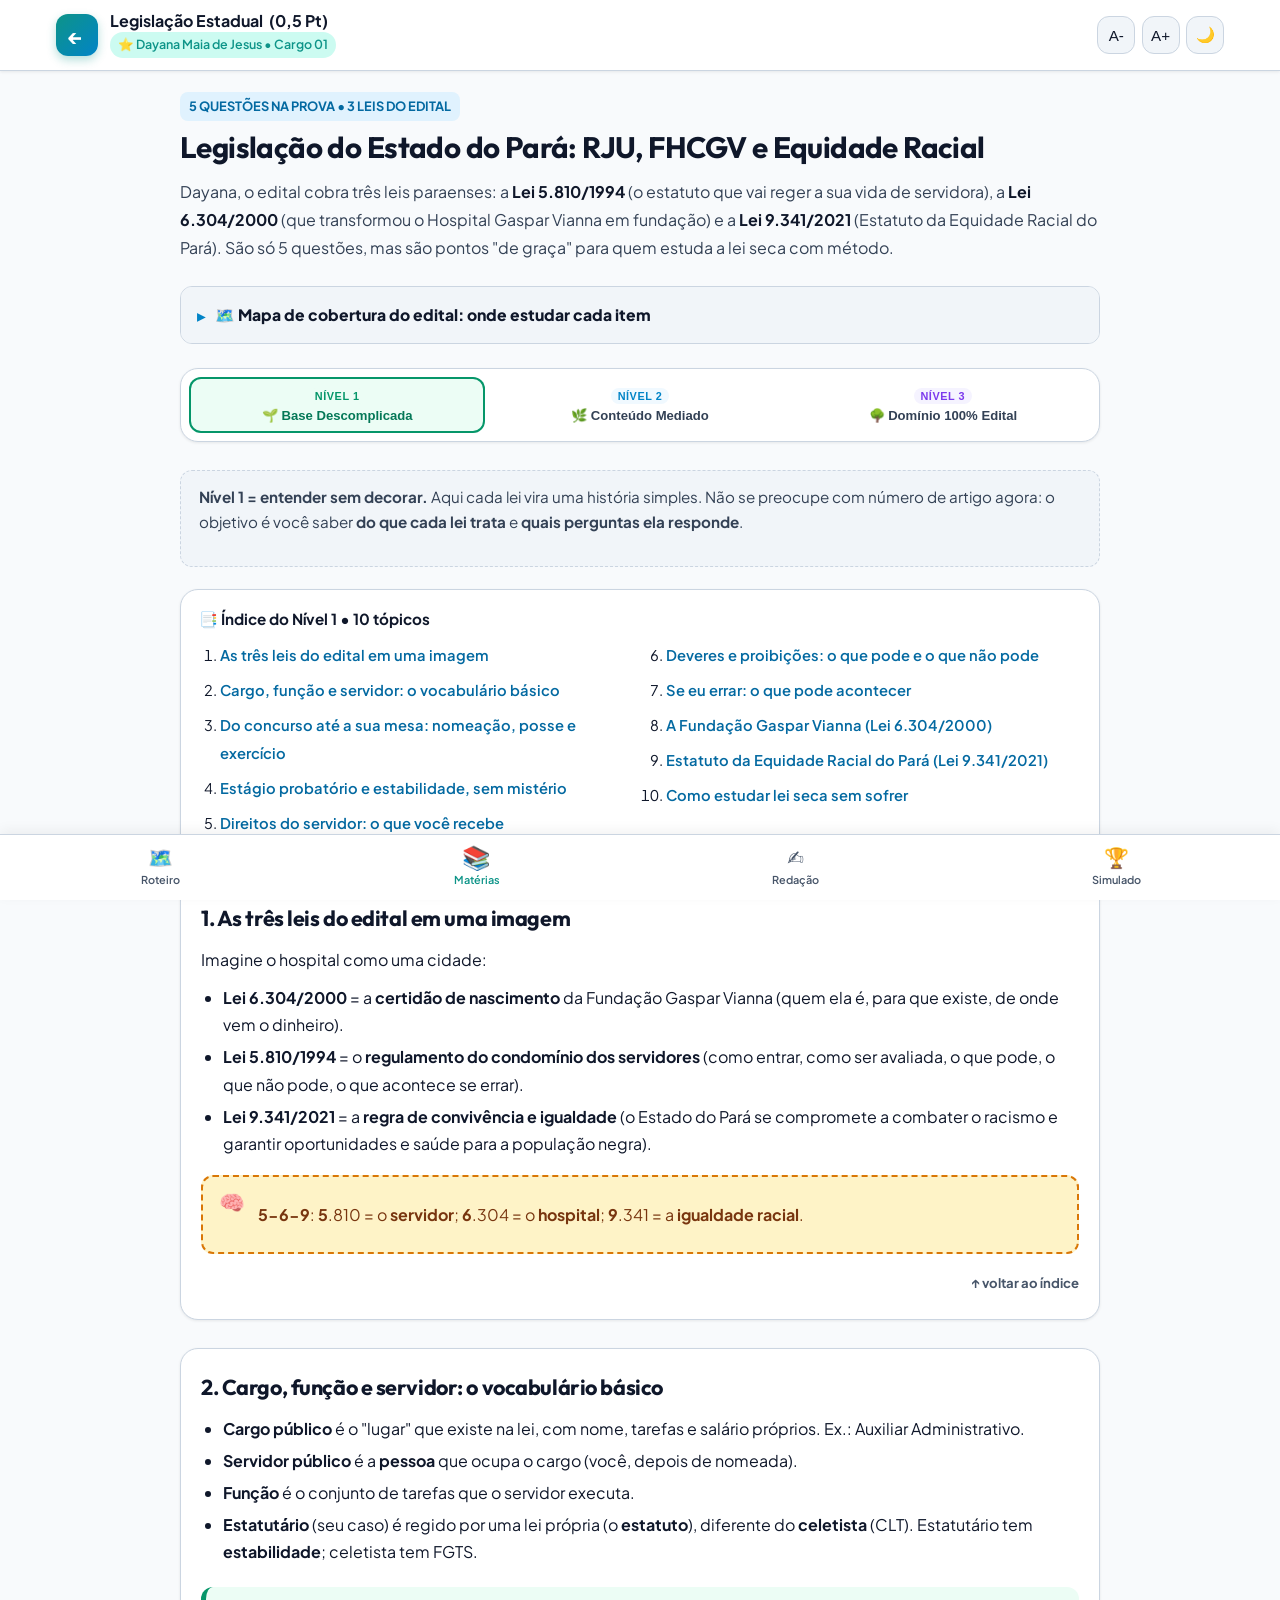
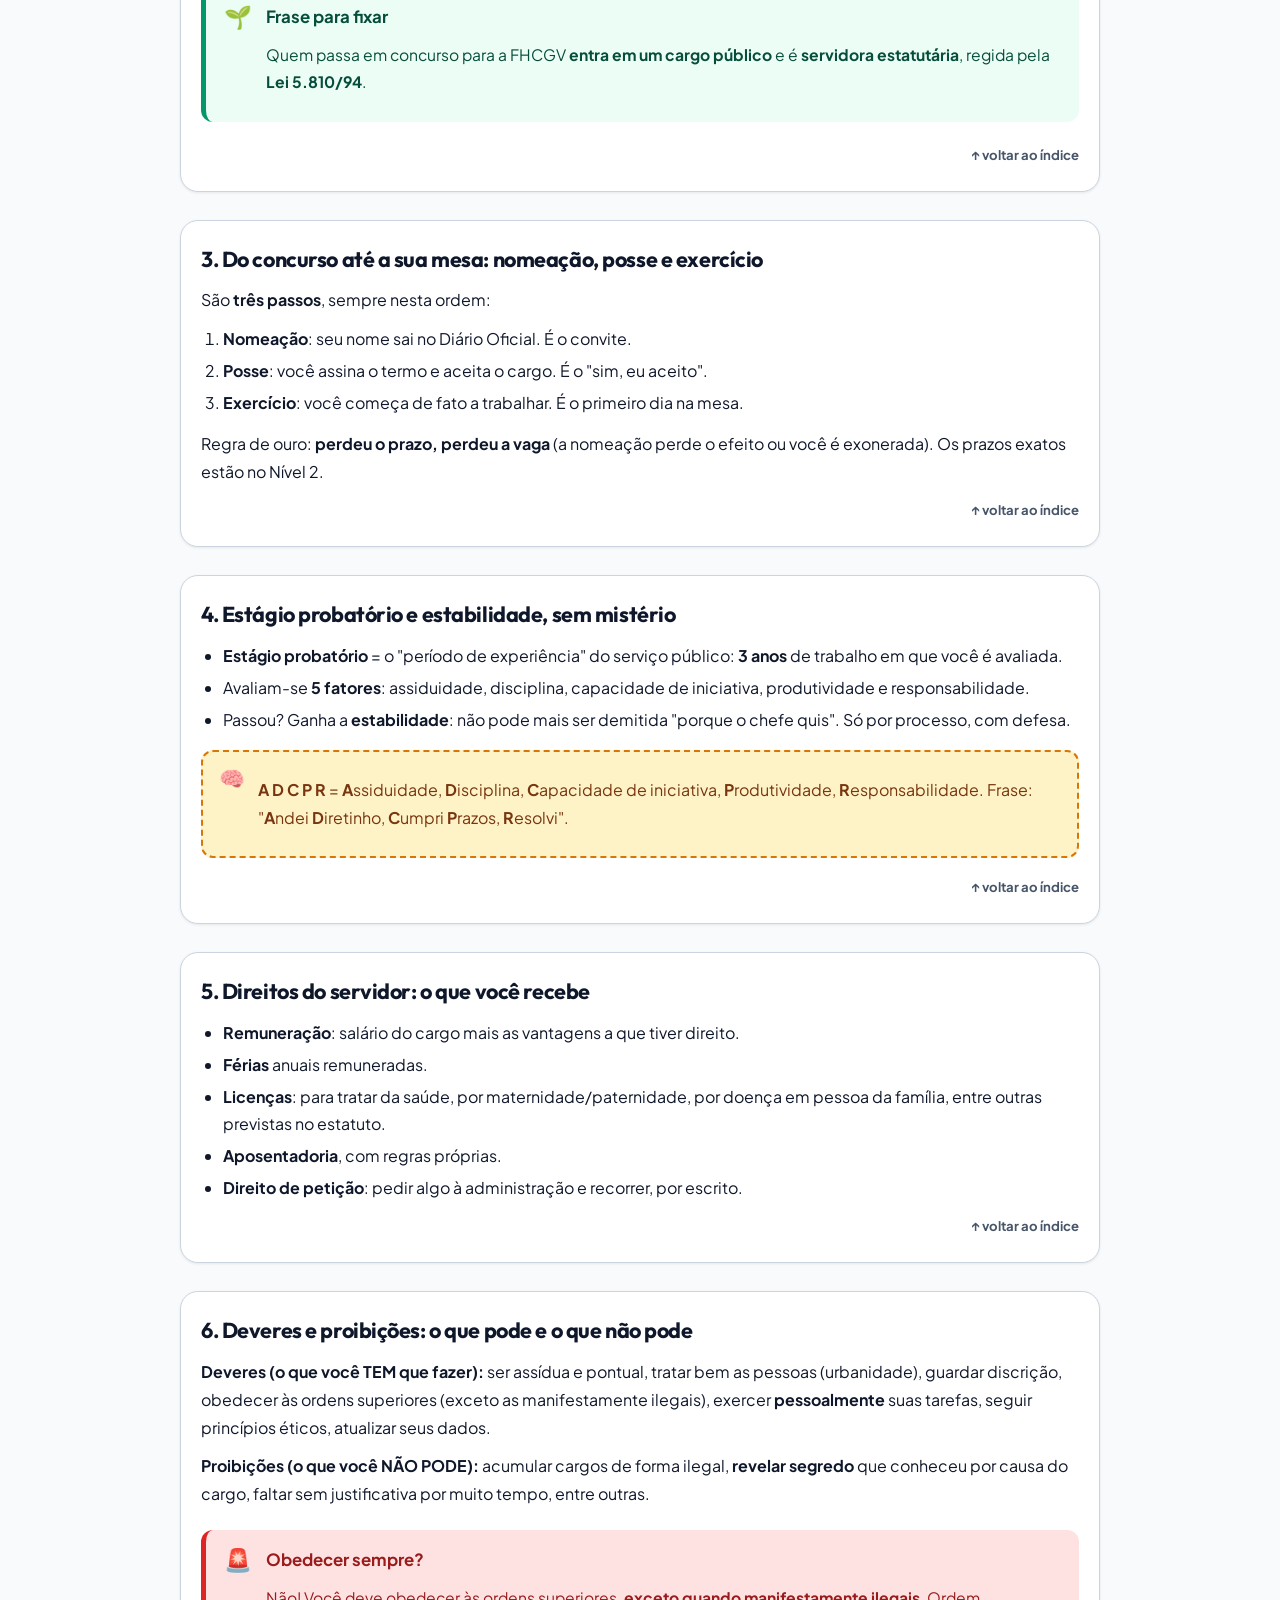
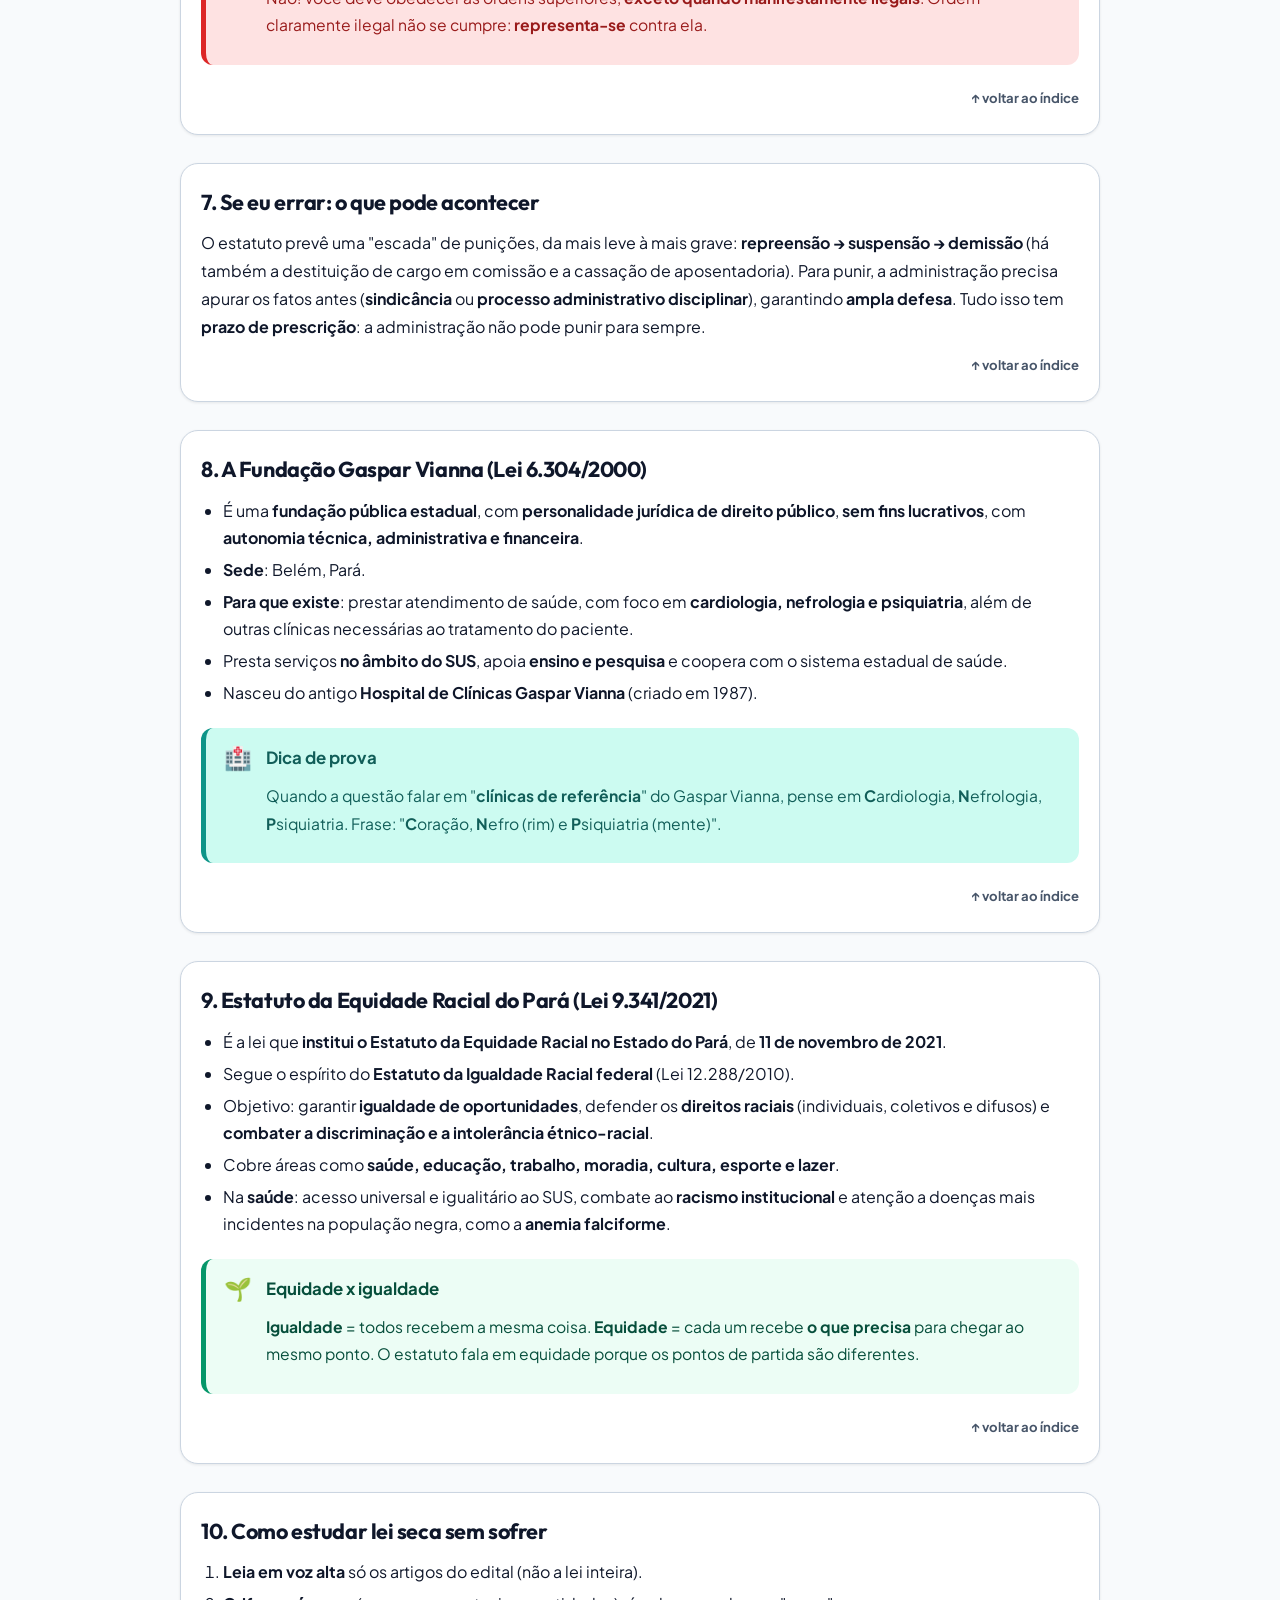
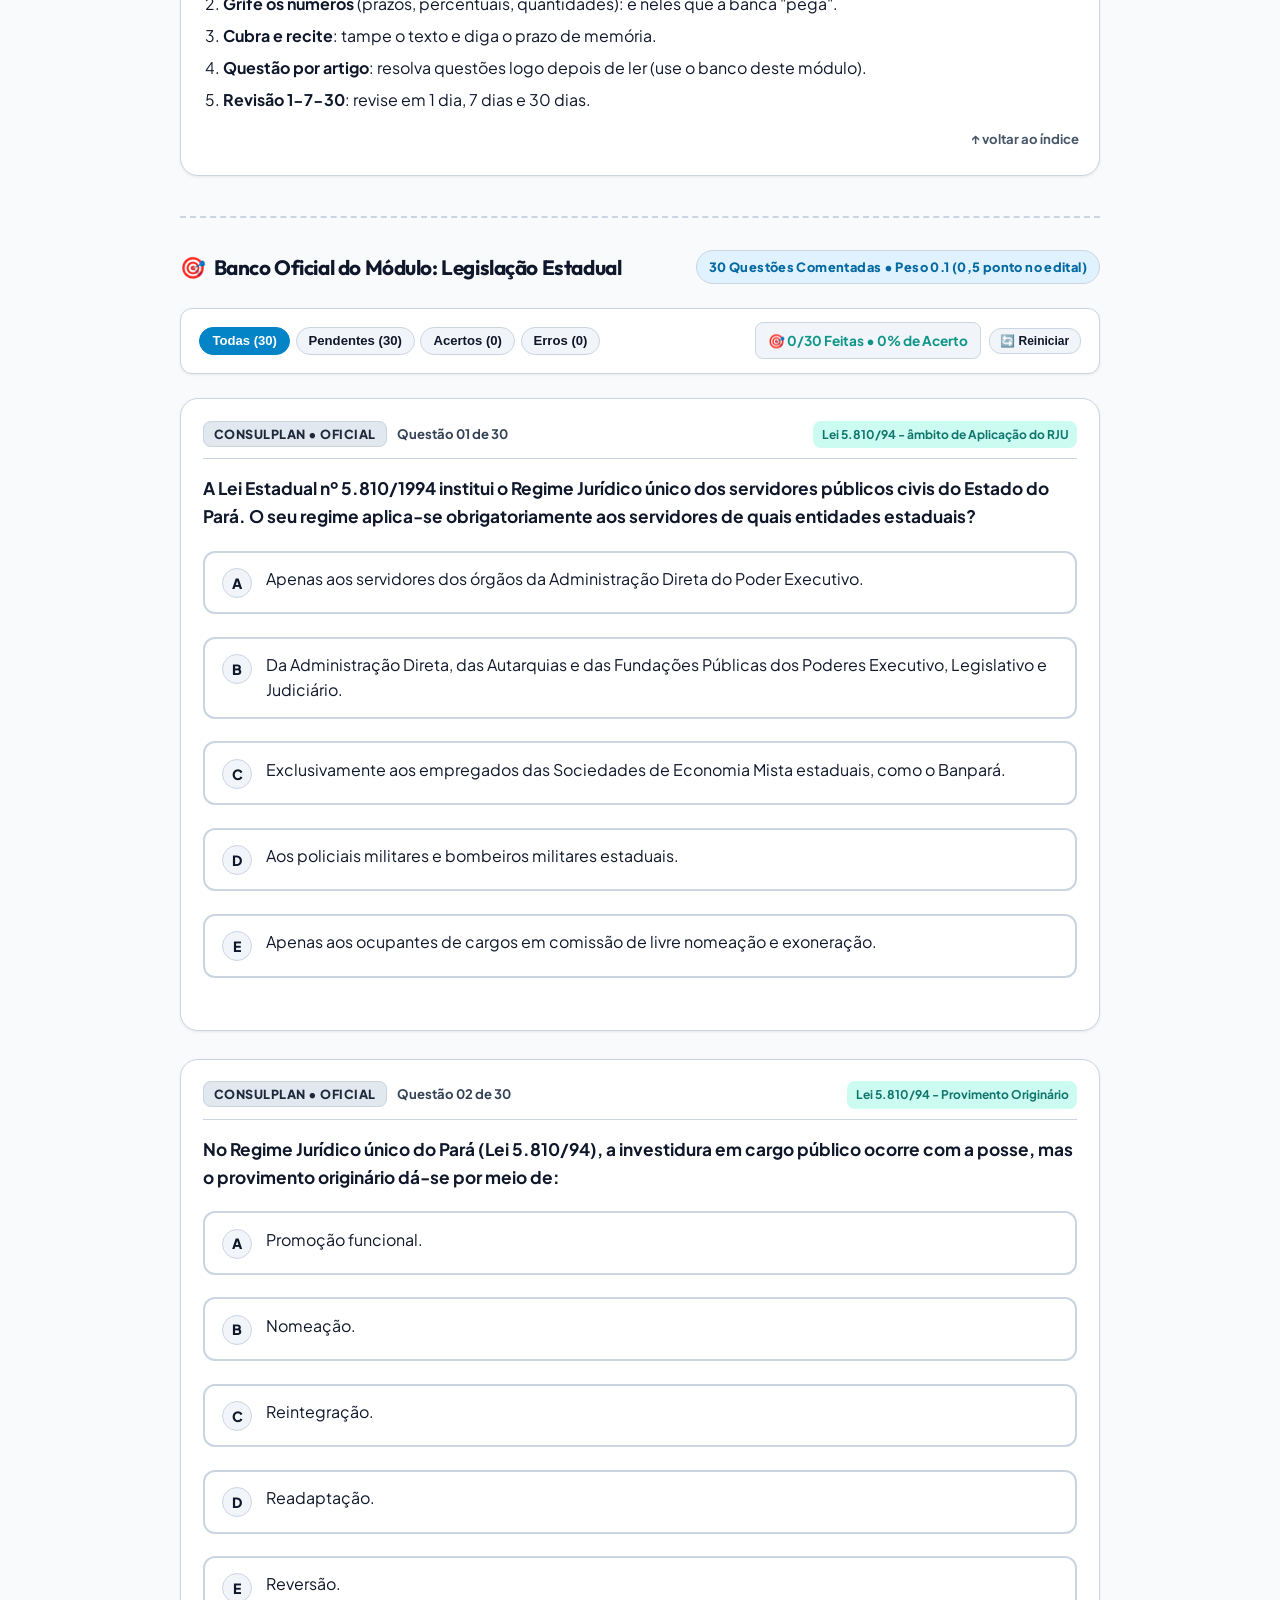
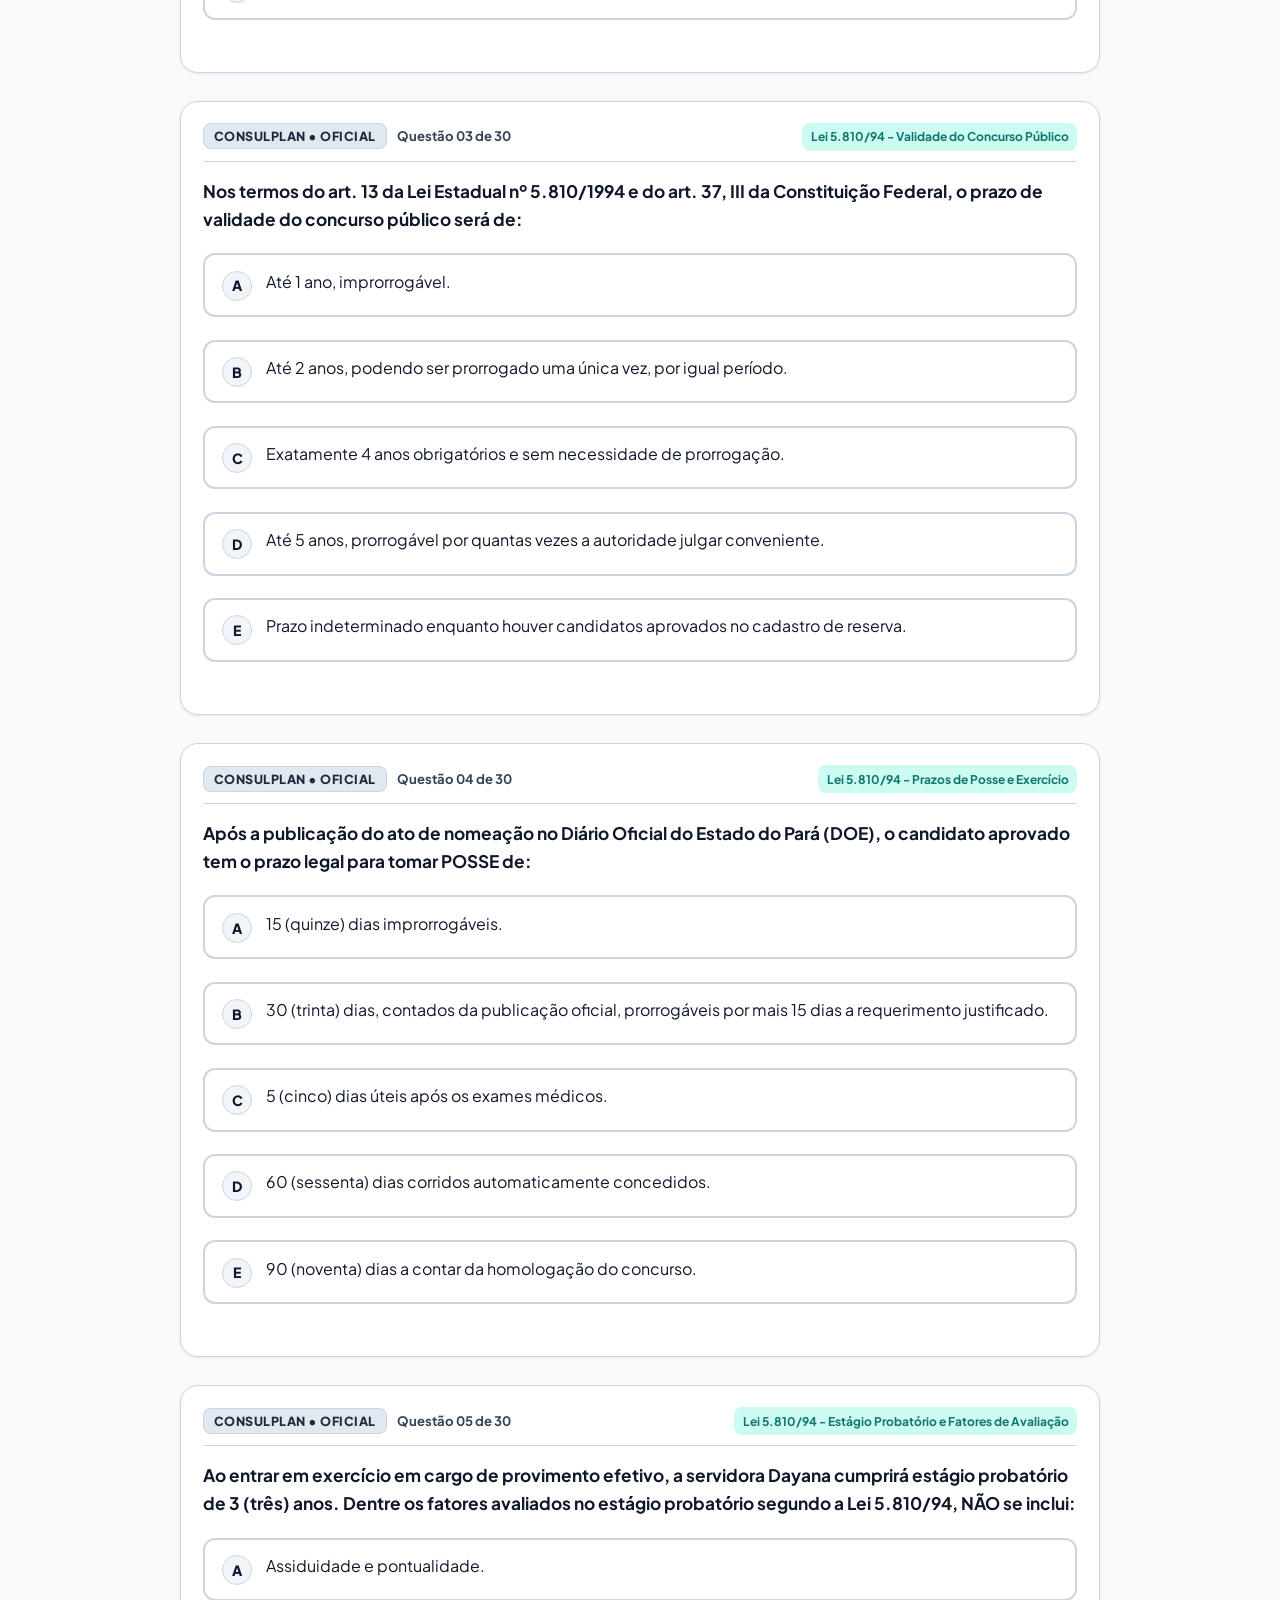
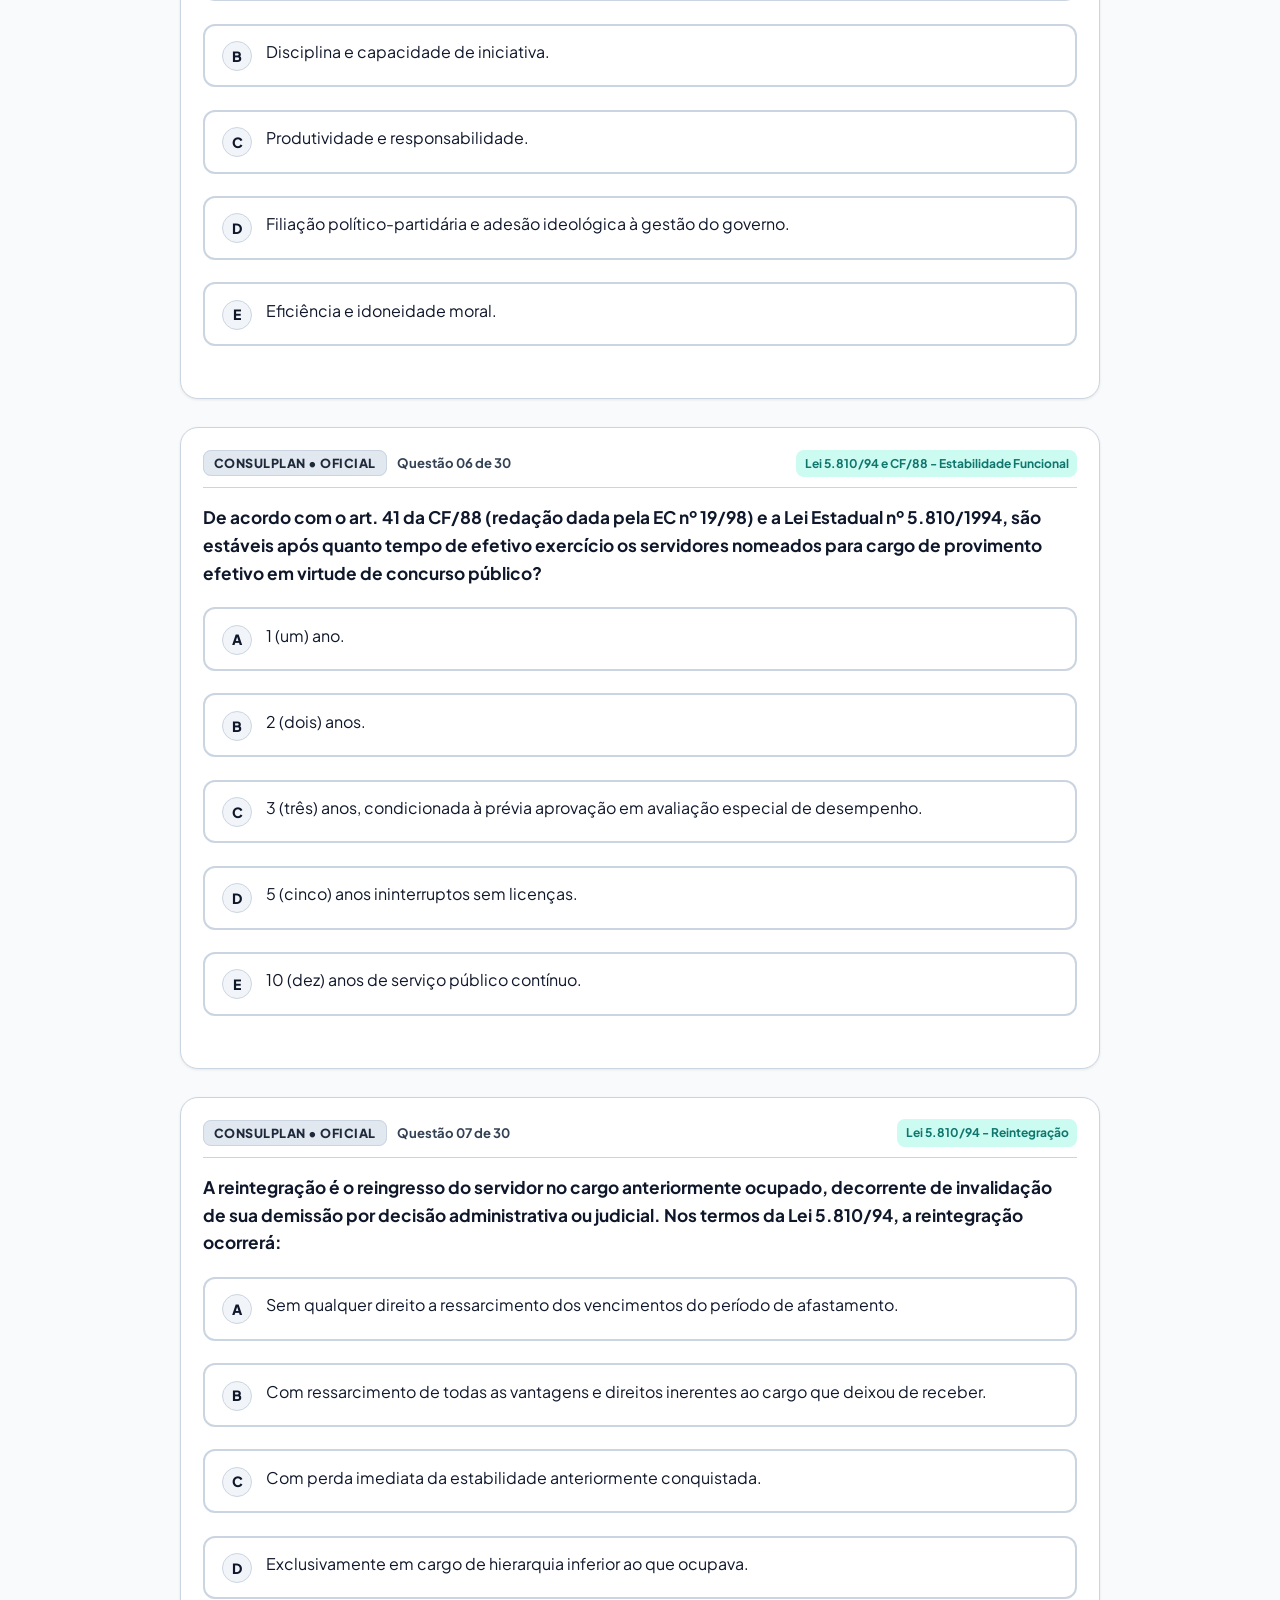
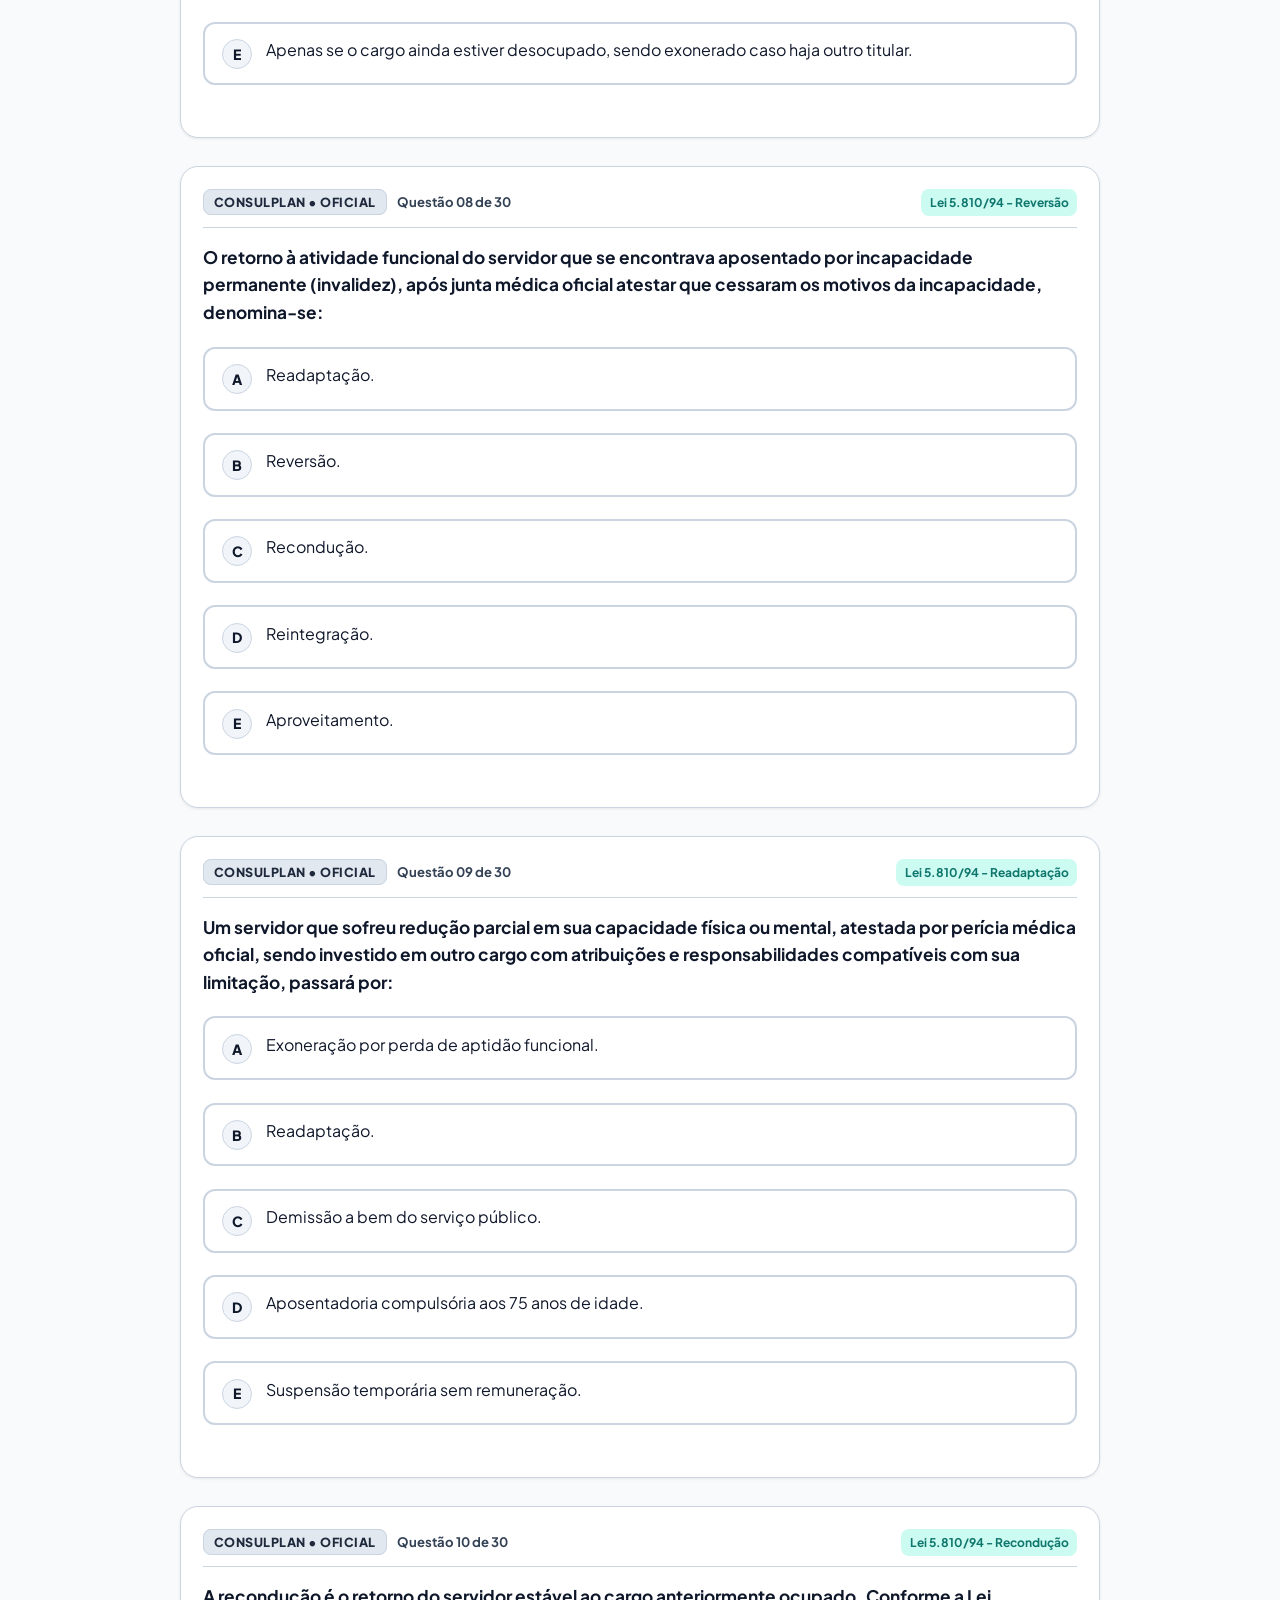
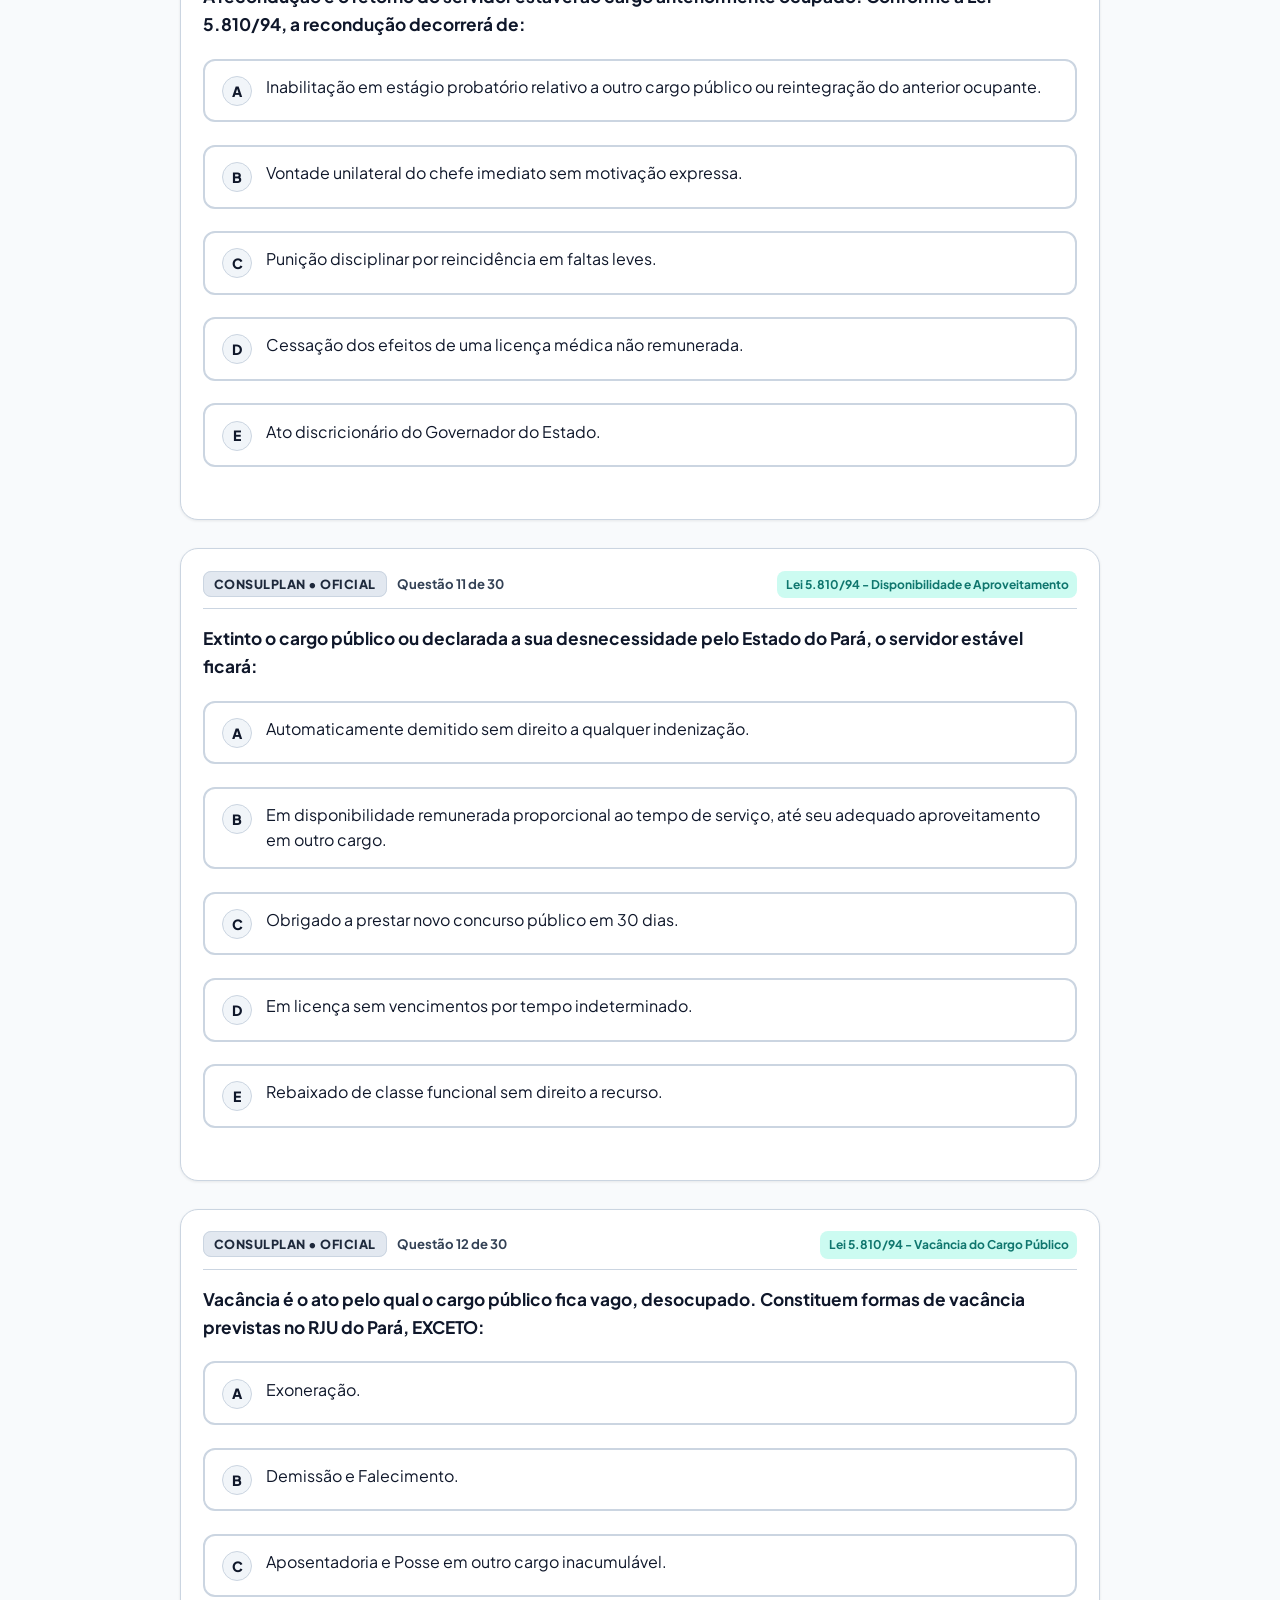
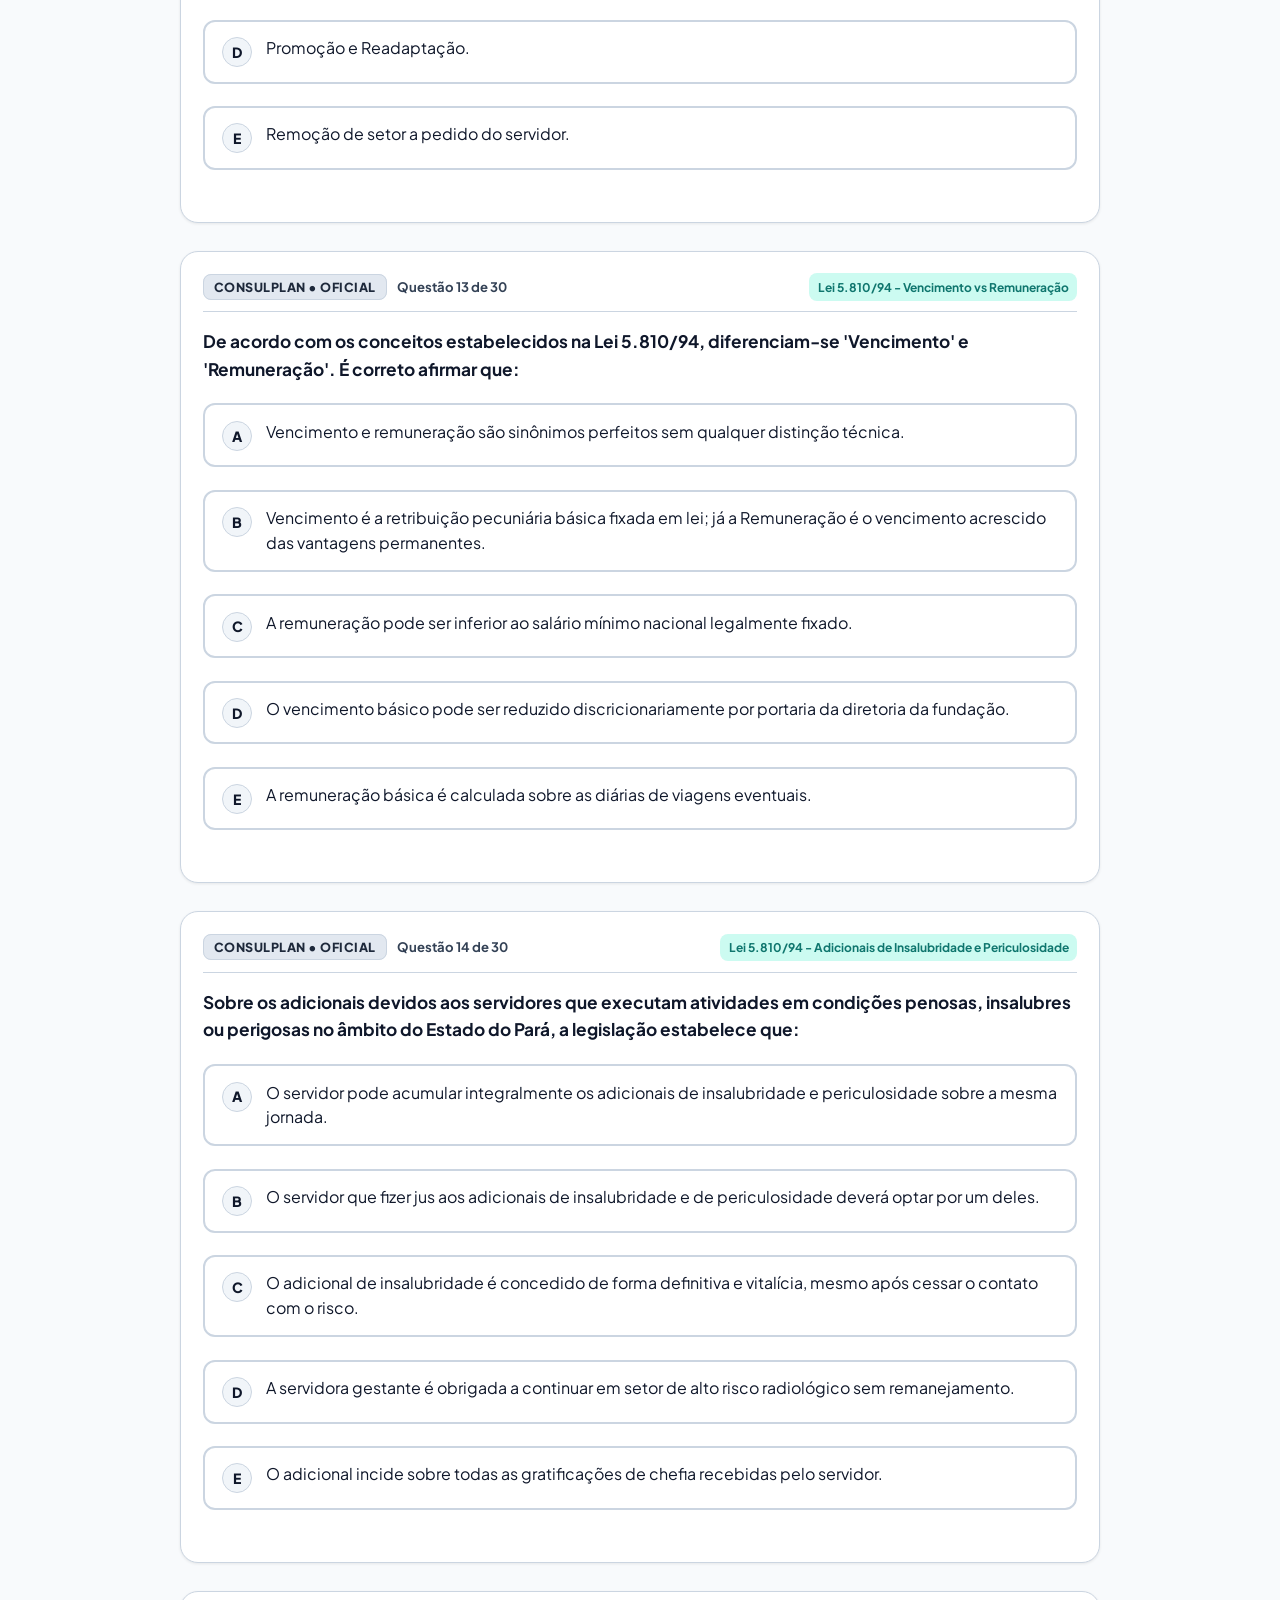
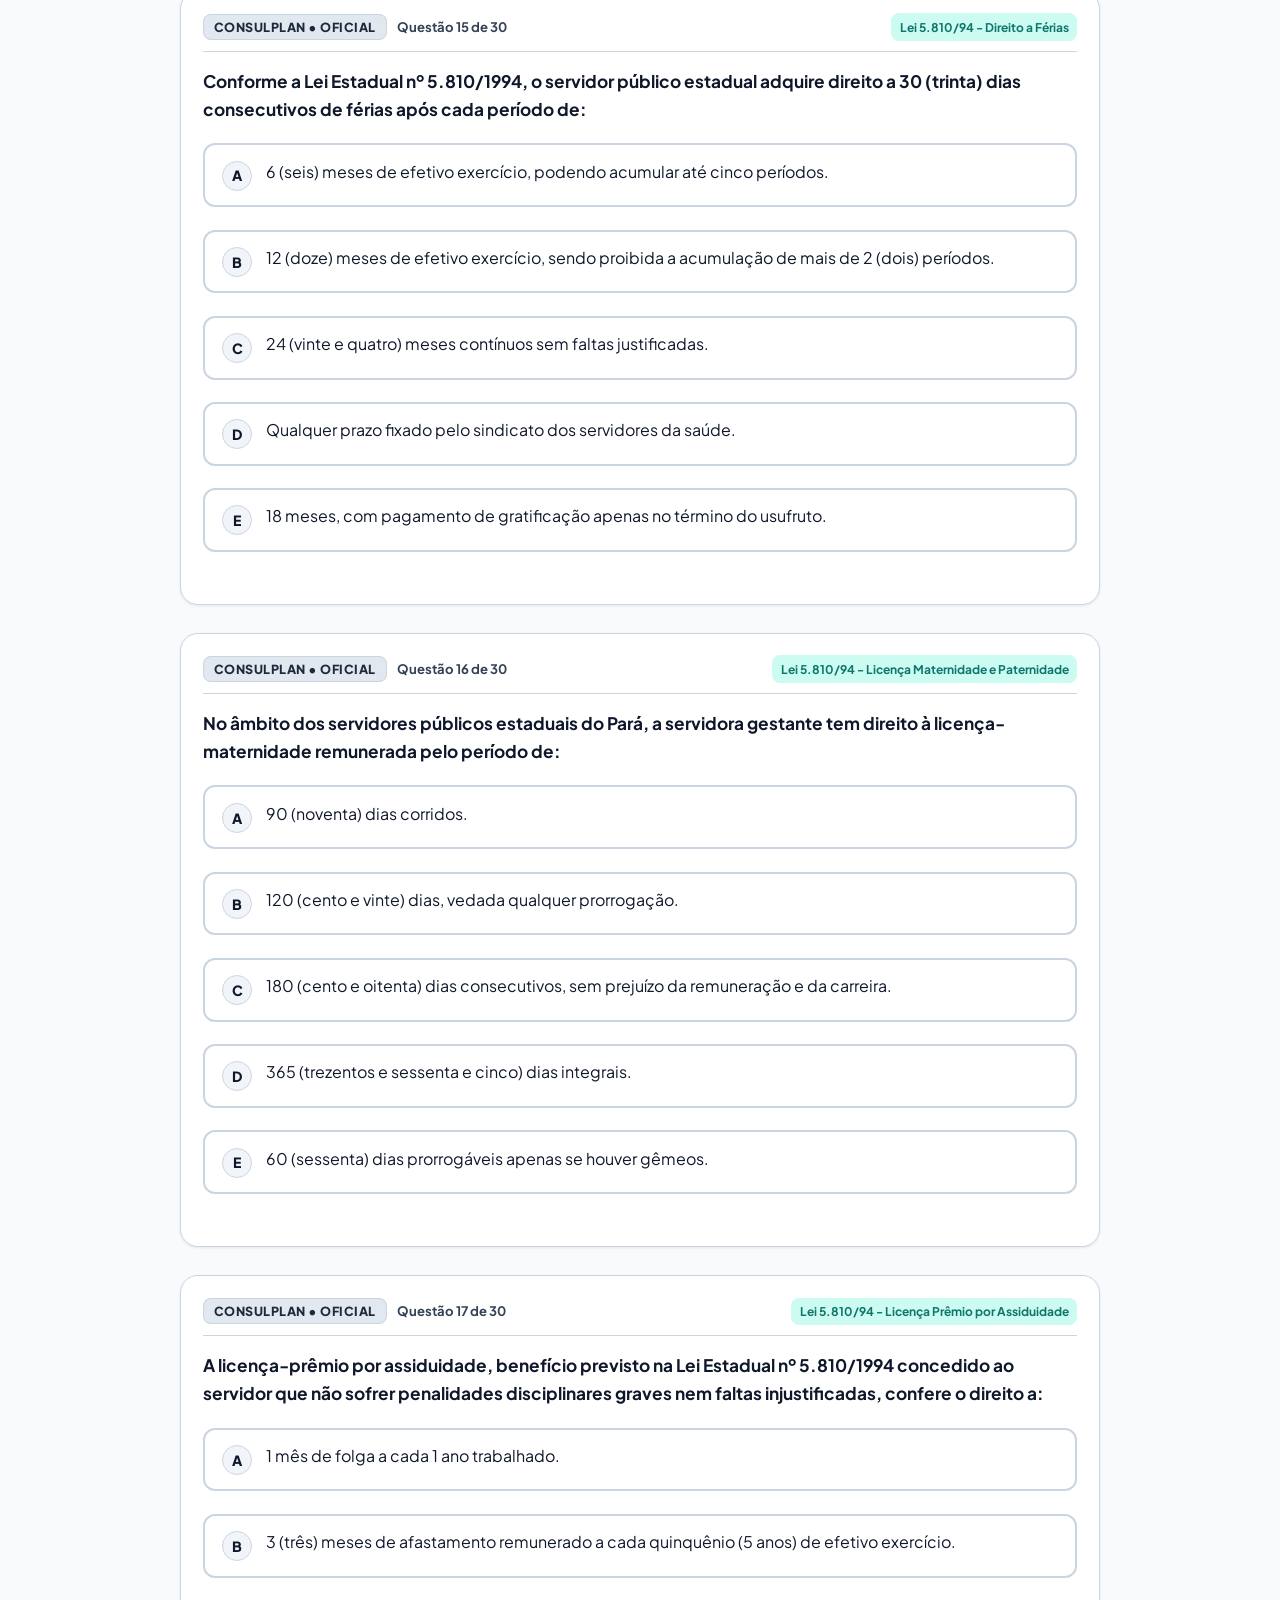
<file: modulo-legislacao.html>
<!DOCTYPE html>
<html lang="pt-BR">
<head>
  <meta charset="UTF-8">
  <meta name="viewport" content="width=device-width, initial-scale=1.0">
  <title>Módulo Legislação Estadual | Dayana Maia - FHCGV Auxiliar Administrativo</title>
  <meta name="description" content="Legislação estadual do Pará para o concurso FHCGV: Lei 5.810/94 (RJU), Lei 6.304/2000 e Lei 9.341/2021, em 3 níveis de profundidade.">
  <link rel="preconnect" href="https://fonts.googleapis.com">
  <link rel="preconnect" href="https://fonts.gstatic.com" crossorigin>
  <link href="https://fonts.googleapis.com/css2?family=Outfit:wght@400;600;700;800&family=Plus+Jakarta+Sans:wght@400;500;600;700&display=swap" rel="stylesheet">
  <link rel="stylesheet" href="css/style.css">
</head>
<body>

  <div id="scroll-progress-container"><div id="scroll-progress-bar"></div></div>

  <header class="site-header">
    <div class="header-container">
      <div class="brand-wrapper">
        <a href="materias.html" class="brand-icon" title="Voltar às matérias">←</a>
        <div class="brand-info">
          <div class="brand-title">Legislação Estadual <span>(0,5 Pt)</span></div>
          <span class="user-badge">⭐ Dayana Maia de Jesus • Cargo 01</span>
        </div>
      </div>
      <div class="header-actions">
        <button id="font-decrease" class="btn-icon" title="Diminuir fonte">A-</button>
        <button id="font-increase" class="btn-icon" title="Aumentar fonte">A+</button>
        <button id="theme-toggle" class="btn-icon" title="Alternar modo">🌙</button>
      </div>
    </div>
  </header>

  <main class="main-wrapper">
    <div class="reading-container">

      <div style="margin-bottom: 1.5rem;">
        <span class="badge badge-primary" style="font-size: 0.8rem; margin-bottom: 0.5rem;">5 QUESTÕES NA PROVA • 3 LEIS DO EDITAL</span>
        <h1>Legislação do Estado do Pará: RJU, FHCGV e Equidade Racial</h1>
        <p style="color: var(--text-muted);">Dayana, o edital cobra três leis paraenses: a <strong>Lei 5.810/1994</strong> (o estatuto que vai reger a sua vida de servidora), a <strong>Lei 6.304/2000</strong> (que transformou o Hospital Gaspar Vianna em fundação) e a <strong>Lei 9.341/2021</strong> (Estatuto da Equidade Racial do Pará). São só 5 questões, mas são pontos "de graça" para quem estuda a lei seca com método.</p>
      </div>

<details class="topic" style="margin-bottom:1.5rem"><summary>🗺️ Mapa de cobertura do edital: onde estudar cada item</summary><div class="topic-body"><div class="callout callout-tip"><div class="callout-icon">💡</div><div class="callout-body"><strong>Como ler este módulo</strong><p>O edital tem <b>3 itens</b>. Cada um aparece nos 3 níveis (1 = entender, 2 = aplicar, 3 = gabaritar). Se você tem pouco tempo, estude <b>Nível 1 inteiro</b>, depois <b>Nível 3 só nas tabelas e pegadinhas</b>.</p>
</div></div>
<div class="table-wrap"><table class="study-table"><thead><tr><th>Item do edital</th><th>Nível 1 (base)</th><th>Nível 2 (mediado)</th><th>Nível 3 (100%)</th></tr></thead><tbody><tr><td>Lei 5.810/1994 (RJU-PA): ingresso, posse, exercício</td><td><a href="#n1-ingresso">Ingresso</a></td><td><a href="#n2-prazos">Prazos</a></td><td><a href="#n3-prazos">Prazos-relâmpago</a></td></tr><tr><td>Lei 5.810/1994: estágio probatório e estabilidade</td><td><a href="#n1-probatorio">Probatório</a></td><td><a href="#n2-probatorio">Probatório</a></td><td><a href="#n3-probatorio">Literalidade</a></td></tr><tr><td>Lei 5.810/1994: direitos, vantagens, licenças</td><td><a href="#n1-direitos">Direitos</a></td><td><a href="#n2-remuneracao">Remuneração</a>, <a href="#n2-licencas">Licenças</a></td><td><a href="#n3-resumo">Quadro-resumo</a></td></tr><tr><td>Lei 5.810/1994: deveres, proibições, penalidades</td><td><a href="#n1-deveres">Deveres</a>, <a href="#n1-punicoes">Punições</a></td><td><a href="#n2-deveres">Deveres</a>, <a href="#n2-pad">PAD</a></td><td><a href="#n3-art177">Arts. 177 e 178</a>, <a href="#n3-penas">Penas</a></td></tr><tr><td>Lei 6.304/2000 (Fundação Gaspar Vianna)</td><td><a href="#n1-fhcgv">FHCGV</a></td><td><a href="#n2-fhcgv">FHCGV</a></td><td><a href="#n3-fhcgv">Literalidade</a></td></tr><tr><td>Lei 9.341/2021 (Equidade Racial)</td><td><a href="#n1-equidade">Equidade</a></td><td><a href="#n2-equidade">Equidade</a></td><td><a href="#n3-equidade">Literalidade</a></td></tr></tbody></table></div>
<div class="callout callout-pegadinha"><div class="callout-icon">🚨</div><div class="callout-body"><strong>Atenção: confira a numeração na lei seca</strong><p>Os números de artigos citados aqui vieram de fontes oficiais e de materiais de preparação, e a Lei 5.810/94 já foi alterada várias vezes (ex.: Lei 10.560/2024). <b>Antes da prova, abra o texto atualizado</b> (ALEPA / PGE-PA) e confira cada artigo. Os conceitos e prazos são estáveis; a numeração é o que mais muda.</p>
</div></div>
</div></details>

      <nav class="pedagogic-tabs" aria-label="Níveis de Estudo">
<button class="tab-btn active" data-level="1"><span class="tab-badge">Nível 1</span><span class="tab-name">🌱 Base Descomplicada</span></button>
<button class="tab-btn" data-level="2"><span class="tab-badge">Nível 2</span><span class="tab-name">🌿 Conteúdo Mediado</span></button>
<button class="tab-btn" data-level="3"><span class="tab-badge">Nível 3</span><span class="tab-name">🌳 Domínio 100% Edital</span></button>
      </nav>

<section id="level-content-1" class="level-content active">
<div class="level-intro"><p><b>Nível 1 = entender sem decorar.</b> Aqui cada lei vira uma história simples. Não se preocupe com número de artigo agora: o objetivo é você saber <b>do que cada lei trata</b> e <b>quais perguntas ela responde</b>.</p>
</div>
<nav class="study-toc" id="topo-nivel-1"><strong>📑 Índice do Nível 1 • 10 tópicos</strong><ol><li><a href="#n1-visao">As três leis do edital em uma imagem</a></li><li><a href="#n1-conceitos">Cargo, função e servidor: o vocabulário básico</a></li><li><a href="#n1-ingresso">Do concurso até a sua mesa: nomeação, posse e exercício</a></li><li><a href="#n1-probatorio">Estágio probatório e estabilidade, sem mistério</a></li><li><a href="#n1-direitos">Direitos do servidor: o que você recebe</a></li><li><a href="#n1-deveres">Deveres e proibições: o que pode e o que não pode</a></li><li><a href="#n1-punicoes">Se eu errar: o que pode acontecer</a></li><li><a href="#n1-fhcgv">A Fundação Gaspar Vianna (Lei 6.304/2000)</a></li><li><a href="#n1-equidade">Estatuto da Equidade Racial do Pará (Lei 9.341/2021)</a></li><li><a href="#n1-tecnica">Como estudar lei seca sem sofrer</a></li></ol></nav>
<article class="card-content" id="n1-visao"><h2>1. As três leis do edital em uma imagem</h2>
<p>Imagine o hospital como uma cidade:</p>
<ul><li><b>Lei 6.304/2000</b> = a <b>certidão de nascimento</b> da Fundação Gaspar Vianna (quem ela é, para que existe, de onde vem o dinheiro).</li><li><b>Lei 5.810/1994</b> = o <b>regulamento do condomínio dos servidores</b> (como entrar, como ser avaliada, o que pode, o que não pode, o que acontece se errar).</li><li><b>Lei 9.341/2021</b> = a <b>regra de convivência e igualdade</b> (o Estado do Pará se compromete a combater o racismo e garantir oportunidades e saúde para a população negra).</li></ul>
<div class="mnemonic"><div><p><b>5-6-9</b>: <b>5</b>.810 = o <b>servidor</b>; <b>6</b>.304 = o <b>hospital</b>; <b>9</b>.341 = a <b>igualdade racial</b>.</p>
</div></div>
<span class="back-to-top"><a href="#topo-nivel-1">↑ voltar ao índice</a></span></article>
<article class="card-content" id="n1-conceitos"><h2>2. Cargo, função e servidor: o vocabulário básico</h2>
<ul><li><b>Cargo público</b> é o "lugar" que existe na lei, com nome, tarefas e salário próprios. Ex.: Auxiliar Administrativo.</li><li><b>Servidor público</b> é a <b>pessoa</b> que ocupa o cargo (você, depois de nomeada).</li><li><b>Função</b> é o conjunto de tarefas que o servidor executa.</li><li><b>Estatutário</b> (seu caso) é regido por uma lei própria (o <b>estatuto</b>), diferente do <b>celetista</b> (CLT). Estatutário tem <b>estabilidade</b>; celetista tem FGTS.</li></ul>
<div class="callout callout-base"><div class="callout-icon">🌱</div><div class="callout-body"><strong>Frase para fixar</strong><p>Quem passa em concurso para a FHCGV <b>entra em um cargo público</b> e é <b>servidora estatutária</b>, regida pela <b>Lei 5.810/94</b>.</p>
</div></div>
<span class="back-to-top"><a href="#topo-nivel-1">↑ voltar ao índice</a></span></article>
<article class="card-content" id="n1-ingresso"><h2>3. Do concurso até a sua mesa: nomeação, posse e exercício</h2>
<p>São <b>três passos</b>, sempre nesta ordem:</p>
<ol><li><b>Nomeação</b>: seu nome sai no Diário Oficial. É o convite.</li><li><b>Posse</b>: você assina o termo e aceita o cargo. É o "sim, eu aceito".</li><li><b>Exercício</b>: você começa de fato a trabalhar. É o primeiro dia na mesa.</li></ol>
<p>Regra de ouro: <b>perdeu o prazo, perdeu a vaga</b> (a nomeação perde o efeito ou você é exonerada). Os prazos exatos estão no Nível 2.</p>
<span class="back-to-top"><a href="#topo-nivel-1">↑ voltar ao índice</a></span></article>
<article class="card-content" id="n1-probatorio"><h2>4. Estágio probatório e estabilidade, sem mistério</h2>
<ul><li><b>Estágio probatório</b> = o "período de experiência" do serviço público: <b>3 anos</b> de trabalho em que você é avaliada.</li><li>Avaliam-se <b>5 fatores</b>: assiduidade, disciplina, capacidade de iniciativa, produtividade e responsabilidade.</li><li>Passou? Ganha a <b>estabilidade</b>: não pode mais ser demitida "porque o chefe quis". Só por processo, com defesa.</li></ul>
<div class="mnemonic"><div><p><b>A D C P R</b> = <b>A</b>ssiduidade, <b>D</b>isciplina, <b>C</b>apacidade de iniciativa, <b>P</b>rodutividade, <b>R</b>esponsabilidade. Frase: "<b>A</b>ndei <b>D</b>iretinho, <b>C</b>umpri <b>P</b>razos, <b>R</b>esolvi".</p>
</div></div>
<span class="back-to-top"><a href="#topo-nivel-1">↑ voltar ao índice</a></span></article>
<article class="card-content" id="n1-direitos"><h2>5. Direitos do servidor: o que você recebe</h2>
<ul><li><b>Remuneração</b>: salário do cargo mais as vantagens a que tiver direito.</li><li><b>Férias</b> anuais remuneradas.</li><li><b>Licenças</b>: para tratar da saúde, por maternidade/paternidade, por doença em pessoa da família, entre outras previstas no estatuto.</li><li><b>Aposentadoria</b>, com regras próprias.</li><li><b>Direito de petição</b>: pedir algo à administração e recorrer, por escrito.</li></ul>
<span class="back-to-top"><a href="#topo-nivel-1">↑ voltar ao índice</a></span></article>
<article class="card-content" id="n1-deveres"><h2>6. Deveres e proibições: o que pode e o que não pode</h2>
<p><b>Deveres (o que você TEM que fazer):</b> ser assídua e pontual, tratar bem as pessoas (urbanidade), guardar discrição, obedecer às ordens superiores (exceto as manifestamente ilegais), exercer <b>pessoalmente</b> suas tarefas, seguir princípios éticos, atualizar seus dados.</p>
<p><b>Proibições (o que você NÃO PODE):</b> acumular cargos de forma ilegal, <b>revelar segredo</b> que conheceu por causa do cargo, faltar sem justificativa por muito tempo, entre outras.</p>
<div class="callout callout-pegadinha"><div class="callout-icon">🚨</div><div class="callout-body"><strong>Obedecer sempre?</strong><p>Não! Você deve obedecer às ordens superiores, <b>exceto quando manifestamente ilegais</b>. Ordem claramente ilegal não se cumpre: <b>representa-se</b> contra ela.</p>
</div></div>
<span class="back-to-top"><a href="#topo-nivel-1">↑ voltar ao índice</a></span></article>
<article class="card-content" id="n1-punicoes"><h2>7. Se eu errar: o que pode acontecer</h2>
<p>O estatuto prevê uma "escada" de punições, da mais leve à mais grave: <b>repreensão → suspensão → demissão</b> (há também a destituição de cargo em comissão e a cassação de aposentadoria). Para punir, a administração precisa apurar os fatos antes (<b>sindicância</b> ou <b>processo administrativo disciplinar</b>), garantindo <b>ampla defesa</b>. Tudo isso tem <b>prazo de prescrição</b>: a administração não pode punir para sempre.</p>
<span class="back-to-top"><a href="#topo-nivel-1">↑ voltar ao índice</a></span></article>
<article class="card-content" id="n1-fhcgv"><h2>8. A Fundação Gaspar Vianna (Lei 6.304/2000)</h2>
<ul><li>É uma <b>fundação pública estadual</b>, com <b>personalidade jurídica de direito público</b>, <b>sem fins lucrativos</b>, com <b>autonomia técnica, administrativa e financeira</b>.</li><li><b>Sede</b>: Belém, Pará.</li><li><b>Para que existe</b>: prestar atendimento de saúde, com foco em <b>cardiologia, nefrologia e psiquiatria</b>, além de outras clínicas necessárias ao tratamento do paciente.</li><li>Presta serviços <b>no âmbito do SUS</b>, apoia <b>ensino e pesquisa</b> e coopera com o sistema estadual de saúde.</li><li>Nasceu do antigo <b>Hospital de Clínicas Gaspar Vianna</b> (criado em 1987).</li></ul>
<div class="callout callout-hospital"><div class="callout-icon">🏥</div><div class="callout-body"><strong>Dica de prova</strong><p>Quando a questão falar em "<b>clínicas de referência</b>" do Gaspar Vianna, pense em <b>C</b>ardiologia, <b>N</b>efrologia, <b>P</b>siquiatria. Frase: "<b>C</b>oração, <b>N</b>efro (rim) e <b>P</b>siquiatria (mente)".</p>
</div></div>
<span class="back-to-top"><a href="#topo-nivel-1">↑ voltar ao índice</a></span></article>
<article class="card-content" id="n1-equidade"><h2>9. Estatuto da Equidade Racial do Pará (Lei 9.341/2021)</h2>
<ul><li>É a lei que <b>institui o Estatuto da Equidade Racial no Estado do Pará</b>, de <b>11 de novembro de 2021</b>.</li><li>Segue o espírito do <b>Estatuto da Igualdade Racial federal</b> (Lei 12.288/2010).</li><li>Objetivo: garantir <b>igualdade de oportunidades</b>, defender os <b>direitos raciais</b> (individuais, coletivos e difusos) e <b>combater a discriminação e a intolerância étnico-racial</b>.</li><li>Cobre áreas como <b>saúde, educação, trabalho, moradia, cultura, esporte e lazer</b>.</li><li>Na <b>saúde</b>: acesso universal e igualitário ao SUS, combate ao <b>racismo institucional</b> e atenção a doenças mais incidentes na população negra, como a <b>anemia falciforme</b>.</li></ul>
<div class="callout callout-base"><div class="callout-icon">🌱</div><div class="callout-body"><strong>Equidade x igualdade</strong><p><b>Igualdade</b> = todos recebem a mesma coisa. <b>Equidade</b> = cada um recebe <b>o que precisa</b> para chegar ao mesmo ponto. O estatuto fala em equidade porque os pontos de partida são diferentes.</p>
</div></div>
<span class="back-to-top"><a href="#topo-nivel-1">↑ voltar ao índice</a></span></article>
<article class="card-content" id="n1-tecnica"><h2>10. Como estudar lei seca sem sofrer</h2>
<ol><li><b>Leia em voz alta</b> só os artigos do edital (não a lei inteira).</li><li><b>Grife os números</b> (prazos, percentuais, quantidades): é neles que a banca "pega".</li><li><b>Cubra e recite</b>: tampe o texto e diga o prazo de memória.</li><li><b>Questão por artigo</b>: resolva questões logo depois de ler (use o banco deste módulo).</li><li><b>Revisão 1-7-30</b>: revise em 1 dia, 7 dias e 30 dias.</li></ol>
<span class="back-to-top"><a href="#topo-nivel-1">↑ voltar ao índice</a></span></article>
</section>

<section id="level-content-2" class="level-content">
<div class="level-intro"><p><b>Nível 2 = a ponte.</b> Agora cada ideia ganha <b>regra, prazo, exemplo hospitalar e comparação</b>. É aqui que você passa a <b>resolver questões</b>. Use as tabelas como cola de revisão.</p>
</div>
<nav class="study-toc" id="topo-nivel-2"><strong>📑 Índice do Nível 2 • 12 tópicos</strong><ol><li><a href="#n2-cargo">Cargo público: classificação e requisitos</a></li><li><a href="#n2-provimento">Provimento: as formas de ocupar um cargo</a></li><li><a href="#n2-prazos">Posse, exercício e os prazos que mais caem</a></li><li><a href="#n2-probatorio">Estágio probatório e estabilidade</a></li><li><a href="#n2-vacancia">Vacância: quando o cargo "fica vago"</a></li><li><a href="#n2-remuneracao">Remuneração, vantagens e acumulação</a></li><li><a href="#n2-licencas">Jornada, férias, licenças e afastamentos</a></li><li><a href="#n2-deveres">Deveres e proibições comentados</a></li><li><a href="#n2-pad">Responsabilidade e processo disciplinar</a></li><li><a href="#n2-fhcgv">Lei 6.304/2000: a Fundação Gaspar Vianna por dentro</a></li><li><a href="#n2-equidade">Lei 9.341/2021: o Estatuto da Equidade Racial</a></li><li><a href="#n2-casos">Situações do dia a dia hospitalar</a></li></ol></nav>
<article class="card-content" id="n2-cargo"><h2>1. Cargo público: classificação e requisitos</h2>
<p><b>Cargo público</b> é criado <b>por lei</b>, com denominação própria, número certo e vencimento pago pelos cofres públicos. Quanto à forma de provimento e permanência:</p>
<div class="table-wrap"><table class="study-table"><thead><tr><th>Tipo</th><th>Como se entra</th><th>Estabilidade</th><th>Exemplo</th></tr></thead><tbody><tr><td><b>Efetivo</b></td><td><b>Concurso público</b></td><td>Sim, após o estágio probatório</td><td>Auxiliar Administrativo (seu cargo)</td></tr><tr><td><b>Em comissão</b></td><td>Livre nomeação e exoneração</td><td><b>Não</b></td><td>Diretor de unidade (cargo de confiança)</td></tr><tr><td><b>Função gratificada</b></td><td>Designação a quem já é servidor</td><td>Não (é um "extra")</td><td>Chefia de setor</td></tr></tbody></table></div>
<p><b>Requisitos gerais de investidura</b> (regra comum aos estatutos): nacionalidade brasileira (ou estrangeiro, na forma da lei), gozo dos direitos políticos, quitação com obrigações militares e eleitorais, nível de escolaridade exigido, idade mínima de 18 anos e aptidão física e mental. No seu caso, o edital exige <b>ensino médio completo</b>.</p>
<span class="back-to-top"><a href="#topo-nivel-2">↑ voltar ao índice</a></span></article>
<article class="card-content" id="n2-provimento"><h2>2. Provimento: as formas de ocupar um cargo</h2>
<p><b>Provimento</b> é o ato que coloca alguém num cargo. Divide-se em:</p>
<div class="table-wrap"><table class="study-table"><thead><tr><th>Tipo</th><th>Formas</th><th>Ideia central</th></tr></thead><tbody><tr><td><b>Originário</b></td><td><b>Nomeação</b></td><td>Servidor <b>sem vínculo anterior</b> com aquele cargo (é a sua forma de ingresso)</td></tr><tr><td><b>Derivado</b></td><td>Reintegração, reversão, readaptação, aproveitamento, recondução</td><td>Há <b>vínculo anterior</b> com o serviço público</td></tr></tbody></table></div>
<ul><li><b>Reintegração</b>: volta de quem foi demitido ilegalmente, com ressarcimento.</li><li><b>Reversão</b>: retorno do aposentado (por invalidez, quando cessam os motivos).</li><li><b>Readaptação</b>: adequação a cargo compatível com limitação física ou mental superveniente.</li><li><b>Aproveitamento</b>: retorno de quem estava em disponibilidade.</li><li><b>Recondução</b>: volta ao cargo anterior (ex.: reprovado em estágio probatório em outro cargo).</li></ul>
<div class="callout callout-pegadinha"><div class="callout-icon">🚨</div><div class="callout-body"><strong>Reintegração x Reversão</strong><p><b>Reintegração</b> = demitido injustamente <b>volta</b> (com ressarcimento). <b>Reversão</b> = <b>aposentado</b> volta à ativa. Letra "R" nas duas: troque pensando em <b>R</b>ecuperou a vaga (reintegração) e <b>R</b>ecuperou a saúde (reversão).</p>
</div></div>
<span class="back-to-top"><a href="#topo-nivel-2">↑ voltar ao índice</a></span></article>
<article class="card-content" id="n2-prazos"><h2>3. Posse, exercício e os prazos que mais caem</h2>
<div class="table-wrap"><table class="study-table"><thead><tr><th>Etapa</th><th>Prazo</th><th>Prorrogação</th><th>Se não cumprir</th></tr></thead><tbody><tr><td><b>Posse</b></td><td><b>30 dias</b>, contados da publicação do ato de provimento</td><td><b>+15 dias</b>, a critério da administração, havendo necessidade comprovada</td><td>Ato de provimento <b>sem efeito</b></td></tr><tr><td><b>Exercício</b></td><td><b>15 dias</b>, contados da <b>posse</b> (nomeação para cargo efetivo)</td><td>Também prorrogável (+15), conforme a lei</td><td><b>Exoneração de ofício</b></td></tr></tbody></table></div>
<ul><li><b>Quem dá o exercício?</b> O titular do órgão para onde o servidor foi nomeado.</li><li><b>Posse</b> exige: apresentação de documentos, declaração de bens e de acumulação de cargos, e <b>inspeção médica</b> de aptidão.</li></ul>
<div class="callout callout-lei"><div class="callout-icon">⚖️</div><div class="callout-body"><strong>Como a banca cobra</strong><p>"O prazo para <b>tomar posse</b> é de 30 dias da <b>publicação</b>; o prazo para <b>entrar em exercício</b> é de 15 dias da <b>posse</b>." Se a alternativa trocar <b>posse por exercício</b> ou <b>30 por 15</b>, está errada.</p>
</div></div>
<span class="back-to-top"><a href="#topo-nivel-2">↑ voltar ao índice</a></span></article>
<article class="card-content" id="n2-probatorio"><h2>4. Estágio probatório e estabilidade</h2>
<div class="table-wrap"><table class="study-table"><thead><tr><th>Ponto</th><th>O que a lei diz</th></tr></thead><tbody><tr><td><b>Duração</b></td><td><b>3 anos</b> (36 meses) de efetivo exercício</td></tr><tr><td><b>Fatores avaliados</b></td><td>Assiduidade, disciplina, capacidade de iniciativa, produtividade e responsabilidade</td></tr><tr><td><b>Quem avalia</b></td><td>Comissão/chefia imediata, com homologação da autoridade competente</td></tr><tr><td><b>Homologação</b></td><td>A avaliação final é submetida à homologação <b>antes do término</b> do período (a lei fixa antecedência; confira o prazo na lei seca)</td></tr><tr><td><b>Aprovado</b></td><td>Adquire <b>estabilidade</b> (<b>art. 41 da CF</b>: 3 anos + avaliação)</td></tr><tr><td><b>Reprovado</b></td><td><b>Exonerado</b>; se já era estável em outro cargo, é <b>reconduzido</b></td></tr></tbody></table></div>
<div class="callout callout-pegadinha"><div class="callout-icon">🚨</div><div class="callout-body"><strong>2 anos x 3 anos</strong><p>A redação original da Lei 5.810/94 falava em <b>24 meses</b>. Depois da <b>EC 19/1998</b> o prazo constitucional passou para <b>3 anos</b>, e o Pará adequou. Se a questão disser "24 meses" como regra atual, desconfie.</p>
</div></div>
<p><b>Estágio probatório não é estabilidade.</b> O estágio é o <b>período</b>; a estabilidade é o <b>resultado</b> (e depende de avaliação especial de desempenho).</p>
<span class="back-to-top"><a href="#topo-nivel-2">↑ voltar ao índice</a></span></article>
<article class="card-content" id="n2-vacancia"><h2>5. Vacância: quando o cargo "fica vago"</h2>
<p>Vacância é a <b>abertura da vaga</b>. Hipóteses típicas dos estatutos (confirme a lista na lei):</p>
<ul><li><b>Exoneração</b> (a pedido, ou de ofício; não é punição).</li><li><b>Demissão</b> (<b>é punição</b>, por falta grave).</li><li><b>Aposentadoria</b>.</li><li><b>Falecimento</b>.</li><li><b>Posse em outro cargo inacumulável</b>.</li><li><b>Readaptação / promoção</b> (conforme o estatuto).</li></ul>
<div class="mnemonic"><div><p><b>Exonerar ≠ demitir.</b> Exoneração = <b>saída sem punição</b>. Demissão = <b>saída com punição</b>. Na prova, "demissão a pedido" é erro grosseiro.</p>
</div></div>
<span class="back-to-top"><a href="#topo-nivel-2">↑ voltar ao índice</a></span></article>
<article class="card-content" id="n2-remuneracao"><h2>6. Remuneração, vantagens e acumulação</h2>
<ul><li><b>Vencimento</b> = valor do cargo, fixado em lei. <b>Remuneração</b> = vencimento <b>+ vantagens</b> permanentes.</li><li><b>Vantagens</b> (categorias): <b>indenizações</b> (ajuda de custo, diárias), <b>gratificações</b> e <b>adicionais</b> (ex.: tempo de serviço, noturno, insalubridade, periculosidade, conforme a lei).</li><li><b>Indenização não se incorpora</b> ao vencimento nem entra no cálculo de aposentadoria.</li><li><b>Teto remuneratório</b>: nenhum servidor pode receber acima do teto constitucional.</li><li><b>Acumulação de cargos</b> (regra do art. 37, XVI, da CF): é <b>proibida</b>, salvo, havendo compatibilidade de horários: 2 cargos de <b>professor</b>; 1 de professor + 1 <b>técnico ou científico</b>; 2 cargos ou empregos <b>privativos de profissionais de saúde</b>, com profissões regulamentadas.</li></ul>
<div class="callout callout-hospital"><div class="callout-icon">🏥</div><div class="callout-body"><strong>Exemplo do dia a dia</strong><p>Uma técnica de enfermagem pode acumular <b>2 cargos de saúde</b> se houver compatibilidade de horário. Já um <b>auxiliar administrativo</b> (seu cargo) <b>não</b> se enquadra em nenhuma exceção típica.</p>
</div></div>
<span class="back-to-top"><a href="#topo-nivel-2">↑ voltar ao índice</a></span></article>
<article class="card-content" id="n2-licencas"><h2>7. Jornada, férias, licenças e afastamentos</h2>
<ul><li><b>Jornada</b>: o edital informa <b>30 horas semanais</b> para o seu cargo.</li><li><b>Férias</b>: anuais e remuneradas, com adicional constitucional de <b>1/3</b> (CF art. 7º, XVII, aplicável aos servidores pelo art. 39, § 3º).</li><li><b>Licenças</b> típicas: tratamento de saúde; gestante, adotante e paternidade; doença em pessoa da família; mandato classista; capacitação/prêmio; interesse particular (sem remuneração).</li><li><b>Afastamentos</b>: cedência a outro órgão, mandato eletivo, estudo no exterior, entre outros.</li><li><b>Licença para tratamento de saúde</b> exige <b>laudo/atestado</b> de perícia oficial.</li></ul>
<div class="callout callout-lei"><div class="callout-icon">⚖️</div><div class="callout-body"><strong>Confira na lei seca</strong><p>Número de dias de licença-maternidade/paternidade e de licenças especiais varia entre estatutos. <b>Grife esses números na Lei 5.810/94 atualizada</b>; são candidatos a questão de "literalidade".</p>
</div></div>
<span class="back-to-top"><a href="#topo-nivel-2">↑ voltar ao índice</a></span></article>
<article class="card-content" id="n2-deveres"><h2>8. Deveres e proibições comentados</h2>
<p><b>Deveres (art. 177):</b></p>
<div class="table-wrap"><table class="study-table"><thead><tr><th>Dever</th><th>Em palavras simples</th><th>Exemplo hospitalar</th></tr></thead><tbody><tr><td>Assiduidade e pontualidade</td><td>Ir e chegar no horário</td><td>Registrar ponto corretamente</td></tr><tr><td>Urbanidade</td><td>Educação com todos</td><td>Tratar paciente e colega com respeito</td></tr><tr><td>Discrição</td><td>Não "espalhar" o que vê</td><td>Não comentar prontuário fora do trabalho</td></tr><tr><td>Obediência às ordens superiores</td><td>Cumprir, <b>exceto</b> se manifestamente ilegal</td><td>Recusar-se a "dar baixa" em estoque inexistente</td></tr><tr><td>Exercício pessoal das atribuições</td><td><b>Você mesma</b> faz</td><td>Não pedir que outro assine seu serviço</td></tr><tr><td>Princípios éticos, morais, leis e regulamentos</td><td>Agir com integridade</td><td>Não receber "agrados"</td></tr><tr><td>Atualizar dados pessoais e de dependentes</td><td>Manter cadastro em dia</td><td>Informar mudança de endereço ao RH</td></tr><tr><td>Representar contra ordens manifestamente ilegais e irregularidades</td><td>Denunciar</td><td>Comunicar irregularidade à ouvidoria</td></tr><tr><td>Atender com presteza a requisições e certidões</td><td>Responder rápido a juiz/autoridades</td><td>Fornecer certidão para defesa de direitos</td></tr></tbody></table></div>
<p><b>Proibições (art. 178), exemplos:</b> acumular cargos inconstitucionalmente; <b>revelar sigilo</b>; atuar como intermediário ou procurador junto ao serviço público (<b>exceto</b> de cônjuge ou dependente); <b>faltar por 30 dias</b> sem justa causa; entre outras.</p>
<span class="back-to-top"><a href="#topo-nivel-2">↑ voltar ao índice</a></span></article>
<article class="card-content" id="n2-pad"><h2>9. Responsabilidade e processo disciplinar</h2>
<p>O servidor responde em <b>três esferas independentes</b>: <b>civil</b>, <b>penal</b> e <b>administrativa</b>. Uma não depende da outra (salvo absolvição penal por <b>negativa de autoria</b> ou <b>inexistência do fato</b>, que afasta a punição administrativa pelo mesmo fato).</p>
<div class="table-wrap"><table class="study-table"><thead><tr><th>Fase</th><th>O que é</th></tr></thead><tbody><tr><td><b>Sindicância</b></td><td>Investigação preliminar; pode levar a arquivamento, punição leve (<b>repreensão/suspensão</b> de curta duração) ou <b>abertura de PAD</b></td></tr><tr><td><b>PAD (Processo Administrativo Disciplinar)</b></td><td>Necessário para penas graves (demissão, cassação etc.), com <b>comissão</b>, <b>ampla defesa e contraditório</b></td></tr><tr><td><b>Julgamento</b></td><td>Pela autoridade competente, com base no relatório da comissão</td></tr></tbody></table></div>
<div class="callout callout-pegadinha"><div class="callout-icon">🚨</div><div class="callout-body"><strong>Prazo de prescrição</strong><p>A punição disciplinar <b>prescreve</b>: em <b>5 anos</b> (demissão, cassação), <b>2 anos</b> (suspensão) e <b>180 dias</b> (repreensão). O prazo corre da <b>ciência do fato</b>; <b>abrir sindicância ou PAD interrompe</b> a contagem.</p>
</div></div>
<span class="back-to-top"><a href="#topo-nivel-2">↑ voltar ao índice</a></span></article>
<article class="card-content" id="n2-fhcgv"><h2>10. Lei 6.304/2000: a Fundação Gaspar Vianna por dentro</h2>
<div class="table-wrap"><table class="study-table"><thead><tr><th>Tema</th><th>Conteúdo</th></tr></thead><tbody><tr><td><b>Natureza</b></td><td><b>Fundação pública estadual</b>, de direito público, sem fins lucrativos</td></tr><tr><td><b>Autonomia</b></td><td>Técnica, administrativa e financeira</td></tr><tr><td><b>Sede</b></td><td>Belém/PA</td></tr><tr><td><b>Vinculação</b></td><td>À <b>Secretaria de Estado de Saúde Pública (SESPA)</b> (supervisão)</td></tr><tr><td><b>Finalidade</b></td><td>Atendimento especializado em <b>cardiologia, nefrologia e psiquiatria</b>, além de outras clínicas indispensáveis ao tratamento sistêmico do usuário</td></tr><tr><td><b>Funções básicas</b></td><td>(1) serviços de saúde à população conforme as diretrizes do <b>SUS</b>; (2) <b>ensino e pesquisa</b> em saúde; (3) cooperação com o <b>sistema estadual</b> de saúde</td></tr><tr><td><b>Origem</b></td><td>Sucede o <b>Hospital de Clínicas Gaspar Vianna</b> (criado pela Lei nº 5.394/1987), cujos bens e direitos compõem seu patrimônio inicial</td></tr><tr><td><b>Patrimônio e receitas</b></td><td>Bens do extinto hospital, dotações orçamentárias, repasses do SUS, convênios, doações, legados e rendimentos</td></tr><tr><td><b>Extinção</b></td><td>O patrimônio <b>reverte ao Estado do Pará</b></td></tr></tbody></table></div>
<div class="callout callout-hospital"><div class="callout-icon">🏥</div><div class="callout-body"><strong>Por que isso importa para você</strong><p>A FHCGV tem <b>autonomia</b>, mas <b>não é empresa</b>: não visa lucro e seus servidores concursados seguem o <b>regime estatutário</b> do Estado (Lei 5.810/94).</p>
</div></div>
<span class="back-to-top"><a href="#topo-nivel-2">↑ voltar ao índice</a></span></article>
<article class="card-content" id="n2-equidade"><h2>11. Lei 9.341/2021: o Estatuto da Equidade Racial</h2>
<div class="table-wrap"><table class="study-table"><thead><tr><th>Conceito</th><th>Definição (resumo fiel)</th></tr></thead><tbody><tr><td><b>Discriminação racial</b></td><td>Distinção, exclusão, restrição ou preferência baseada em raça, cor, descendência ou origem nacional ou étnica que anule ou restrinja o gozo de direitos</td></tr><tr><td><b>Desigualdade racial</b></td><td>Diferença de acesso a bens, serviços e oportunidades fundada em raça, cor, descendência ou origem</td></tr><tr><td><b>População negra</b></td><td>Conjunto de pessoas que se autodeclaram <b>pretas e pardas</b>, conforme o quesito raça/cor do <b>IBGE</b></td></tr><tr><td><b>Ações afirmativas</b></td><td>Políticas e medidas <b>especiais e temporárias</b> para corrigir desigualdades raciais acumuladas</td></tr></tbody></table></div>
<p><b>Saúde da população negra</b> (eixo muito cobrado em concursos de saúde): acesso universal e igualitário ao SUS; <b>combate ao racismo institucional</b> nas unidades; atenção à <b>anemia falciforme</b> e outras doenças prevalentes; atenção à <b>saúde mental</b> de vítimas de racismo; participação social em conselhos de saúde.</p>
<p><b>Base constitucional para entender:</b> CF art. 3º, IV (promover o bem de todos, sem preconceitos de raça); art. 5º, XLII (<b>racismo é crime inafiançável e imprescritível</b>); Lei federal 7.716/1989 (crimes de racismo).</p>
<span class="back-to-top"><a href="#topo-nivel-2">↑ voltar ao índice</a></span></article>
<article class="card-content" id="n2-casos"><h2>12. Situações do dia a dia hospitalar</h2>
<ol><li><b>Colega pede que você "dê uma passada" no ponto dela.</b> → Viola <b>assiduidade/probidade</b> e o <b>exercício pessoal</b>; é infração grave.</li><li><b>Chefe manda você alterar a data de uma AIH.</b> → Ordem <b>manifestamente ilegal</b>: <b>não obedecer</b> e <b>representar</b>.</li><li><b>Você viu um erro grave de faturamento e ficou calada.</b> → Dever de <b>representar</b> contra irregularidades; omitir pode gerar responsabilização.</li><li><b>Familiar de paciente quer informação do prontuário.</b> → <b>Discrição</b> e sigilo; só quem tem direito acessa.</li><li><b>Faltou 31 dias seguidos sem avisar.</b> → Hipótese clássica de <b>abandono de cargo</b> (sujeita a demissão após processo).</li><li><b>Paciente negro relata que foi tratado com desprezo na recepção.</b> → Possível <b>racismo institucional</b>; a Lei 9.341/2021 e o dever de <b>urbanidade</b> exigem acolhimento e encaminhamento à ouvidoria.</li></ol>
<span class="back-to-top"><a href="#topo-nivel-2">↑ voltar ao índice</a></span></article>
</section>

<section id="level-content-3" class="level-content">
<div class="level-intro"><p><b>Nível 3 = gabaritar.</b> Aqui estão a <b>literalidade</b>, os <b>números</b>, as <b>exceções</b> e as <b>armadilhas</b> que a Consulplan usa. Leia depois de dominar os Níveis 1 e 2.</p>
</div>
<div class="radar-banca"><div><b>Estilo da banca</b>Cobra <b>literalidade</b> e <b>detalhe numérico</b>. A resposta certa quase sempre é "cópia" da lei; a errada troca <b>uma palavra</b> ou <b>um número</b>.</div><div><b>Armadilha nº 1</b>Trocar <b>posse</b> por <b>exercício</b>, <b>30</b> por <b>15</b>, <b>suspensão</b> por <b>demissão</b>.</div><div><b>Comando negativo</b>Muitas questões pedem a <b>INCORRETA</b> ou "<b>EXCETO</b>". Releia o enunciado antes de marcar.</div><div><b>Palavras absolutas</b>"<b>sempre</b>", "<b>nunca</b>", "<b>exclusivamente</b>" costumam indicar alternativa errada em Direito.</div></div>
<nav class="study-toc" id="topo-nivel-3"><strong>📑 Índice do Nível 3 • 9 tópicos</strong><ol><li><a href="#n3-art177">Arts. 177 e 178 inciso a inciso (Lei 5.810/94)</a></li><li><a href="#n3-penas">Penalidades e prescrição</a></li><li><a href="#n3-prazos">Prazos-relâmpago (cola de revisão)</a></li><li><a href="#n3-probatorio">Estágio probatório: literalidade e armadilhas</a></li><li><a href="#n3-fhcgv">Lei 6.304/2000: literalidade</a></li><li><a href="#n3-equidade">Lei 9.341/2021: literalidade dos conceitos</a></li><li><a href="#n3-pegadinhas">Pegadinhas clássicas da Consulplan neste tema</a></li><li><a href="#n3-resumo">Quadro-resumo para decorar na véspera</a></li><li><a href="#n3-checklist">Checklist de revisão final</a></li></ol></nav>
<article class="card-content" id="n3-art177"><h2>1. Arts. 177 e 178 inciso a inciso (Lei 5.810/94)</h2>
<p><b>Art. 177: deveres do servidor (resumo literal dos incisos):</b></p>
<ul><li>I: <b>assiduidade e pontualidade</b></li><li>II: <b>urbanidade</b></li><li>III: <b>discrição</b></li><li>IV: <b>obediência às ordens superiores, exceto quando manifestamente ilegais</b></li><li>V: <b>exercício pessoal das atribuições</b></li><li>VI: <b>observância dos princípios éticos, morais, das leis e regulamentos</b></li><li>VII: <b>atualização de dados pessoais e de dependentes</b></li><li>VIII: <b>representação contra ordens manifestamente ilegais e contra irregularidades</b></li><li>IX: <b>atender com presteza</b>: (a) requisições para defesa judicial ou extrajudicial do Estado; (b) informações, documentos e providências pedidos por autoridades judiciárias ou administrativas; (c) expedição de certidões para defesa de direitos e arguição de ilegalidade ou abuso de autoridade</li></ul>
<p><b>Acréscimos da Lei 10.560/2024 ao art. 177:</b></p>
<ul><li><b>§ 1º</b>: titulares de órgãos e entidades devem editar <b>código de ética</b> detalhando a deontologia do artigo.</li><li><b>§ 2º</b>: nenhum servidor pode ser responsabilizado civil, penal ou administrativamente por <b>dar ciência à autoridade</b> de informação sobre <b>crimes ou improbidade</b> que conheça (proteção ao <b>denunciante de boa-fé</b>).</li></ul>
<p><b>Art. 178: é vedado ao servidor (exemplos literais):</b></p>
<ul><li>I: acumular <b>inconstitucionalmente</b> cargos ou empregos</li><li>II: <b>revelar fato sigiloso</b> de que tem ciência em razão do cargo, ou facilitar sua revelação</li><li>III: pleitear como <b>intermediário ou procurador</b> junto ao serviço público, <b>exceto</b> interesse do <b>cônjuge ou dependente</b></li><li>IV: deixar de comparecer ao serviço, sem causa justificada, por <b>30 dias</b> (consecutivos)</li></ul>
<div class="callout callout-pegadinha"><div class="callout-icon">🚨</div><div class="callout-body"><strong>Art. 177 não é de punição</strong><p>Muito material antigo (e até versões anteriores deste curso) dizia que o art. 177 trata de penalidades. <b>Não trata.</b> <b>177 = deveres. 178 = proibições. Penalidades = art. 181.</b> Memorize: <b>177 DE-ver, 178 VE-dado</b>.</p>
</div></div>
<span class="back-to-top"><a href="#topo-nivel-3">↑ voltar ao índice</a></span></article>
<article class="card-content" id="n3-penas"><h2>2. Penalidades e prescrição</h2>
<div class="table-wrap"><table class="study-table"><thead><tr><th>Pena (art. 181)</th><th>Natureza</th><th>Prescrição (art. 198)</th></tr></thead><tbody><tr><td><b>Repreensão</b></td><td>Mais leve, escrita</td><td><b>180 dias</b></td></tr><tr><td><b>Suspensão</b></td><td>Intermediária (com limite máximo de dias previsto em lei; confira)</td><td><b>2 anos</b></td></tr><tr><td><b>Demissão</b></td><td>Perda do cargo, falta grave</td><td><b>5 anos</b></td></tr><tr><td><b>Destituição de cargo em comissão ou função gratificada</b></td><td>Para quem ocupa cargo de confiança</td><td><b>5 anos</b> (grupo das graves)</td></tr><tr><td><b>Cassação de aposentadoria ou disponibilidade</b></td><td>Atinge inativos</td><td><b>5 anos</b></td></tr></tbody></table></div>
<p><b>Regras do art. 198:</b> o prazo começa na <b>data em que o fato se tornou conhecido</b>; se o fato também é <b>crime</b>, aplica-se o <b>prazo penal</b> quando maior; <b>sindicância/PAD interrompem</b> a prescrição, que recomeça após a <b>decisão final</b>.</p>
<div class="mnemonic"><div><p><b>Prescrição 5-2-180</b>: <b>5</b> anos (grave), <b>2</b> anos (suspensão), <b>180</b> dias (repreensão). Quanto <b>mais leve</b> a pena, <b>mais curto</b> o prazo.</p>
</div></div>
<span class="back-to-top"><a href="#topo-nivel-3">↑ voltar ao índice</a></span></article>
<article class="card-content" id="n3-prazos"><h2>3. Prazos-relâmpago (cola de revisão)</h2>
<div class="table-wrap"><table class="study-table"><thead><tr><th>Evento</th><th>Prazo</th></tr></thead><tbody><tr><td>Posse (a partir da publicação do ato)</td><td><b>30 dias</b> (+15 de prorrogação)</td></tr><tr><td>Exercício (a partir da posse)</td><td><b>15 dias</b> (prorrogável)</td></tr><tr><td>Estágio probatório</td><td><b>3 anos</b></td></tr><tr><td>Fatores do estágio</td><td><b>5</b> (A, D, C, P, R)</td></tr><tr><td>Faltar sem justa causa (proibição art. 178, IV)</td><td><b>30 dias</b></td></tr><tr><td>Prescrição: repreensão / suspensão / demissão</td><td><b>180 dias / 2 anos / 5 anos</b></td></tr><tr><td>Fundação criada pela Lei</td><td><b>6.304/2000</b> (6 de julho de 2000)</td></tr><tr><td>Estatuto da Equidade Racial</td><td><b>Lei 9.341/2021</b> (11 de novembro de 2021)</td></tr><tr><td>Estatuto federal que inspira o paraense</td><td><b>Lei 12.288/2010</b></td></tr></tbody></table></div>
<span class="back-to-top"><a href="#topo-nivel-3">↑ voltar ao índice</a></span></article>
<article class="card-content" id="n3-probatorio"><h2>4. Estágio probatório: literalidade e armadilhas</h2>
<ul><li><b>Art. 32</b> (conteúdo): estágio probatório de <b>3 anos</b>, com apuração de <b>assiduidade, disciplina, capacidade de iniciativa, produtividade e responsabilidade</b>.</li><li><b>Art. 33</b> (conteúdo): concluído o estágio com êxito, o servidor adquire a <b>estabilidade</b>.</li><li>A avaliação final é <b>submetida à homologação</b> da autoridade competente, em prazo anterior ao término do estágio.</li><li><b>Reprovado</b> → exoneração; <b>estável anterior</b> → recondução ao cargo de origem.</li></ul>
<p><b>Armadilhas frequentes:</b></p>
<ol><li>"O estágio probatório dura <b>2 anos</b>." → ❌ (3 anos).</li><li>"A estabilidade é adquirida <b>automaticamente na posse</b>." → ❌ (só após estágio + avaliação).</li><li>"Os fatores incluem <b>escolaridade</b> e <b>idade</b>." → ❌ (são 5 fatores fixos).</li><li>"O servidor em estágio <b>não pode ser demitido</b>." → ❌ (pode ser exonerado se reprovado; e demitido, por processo).</li></ol>
<span class="back-to-top"><a href="#topo-nivel-3">↑ voltar ao índice</a></span></article>
<article class="card-content" id="n3-fhcgv"><h2>5. Lei 6.304/2000: literalidade</h2>
<ul><li><b>Denominação</b>: <b>Fundação Pública Estadual Hospital de Clínicas Gaspar Vianna (FHCGV)</b>.</li><li><b>Data</b>: <b>6 de julho de 2000</b>.</li><li><b>Natureza</b>: fundação pública, <b>direito público</b>, <b>sem fins lucrativos</b>.</li><li><b>Autonomia</b>: <b>técnica, administrativa e financeira</b>.</li><li><b>Sede</b>: <b>Belém</b>.</li><li><b>Finalidade principal</b>: atendimento especializado nas clínicas <b>cardiológica, nefrológica e psiquiátrica</b>, além das indispensáveis ao tratamento sistêmico do usuário.</li><li><b>Funções básicas</b>: serviços de saúde conforme o <b>SUS</b>; <b>ensino e pesquisa</b>; <b>cooperação</b> com o sistema estadual de saúde.</li><li><b>Patrimônio</b>: incorporação dos bens do extinto HCGV (<b>Lei 5.394/1987</b>), mais bens que adquirir.</li><li><b>Bens</b>: destinam-se aos objetivos da fundação; alienação sujeita a <b>concordância qualificada</b> do órgão colegiado e justificativa; em <b>extinção</b>, o patrimônio <b>reverte ao Estado</b>.</li></ul>
<div class="callout callout-pegadinha"><div class="callout-icon">🚨</div><div class="callout-body"><strong>Não confunda</strong><ul><li><b>Fundação pública de direito público</b> ≠ <b>empresa pública</b> ≠ <b>sociedade de economia mista</b> ≠ <b>organização social</b>. A FHCGV é <b>fundação pública</b>.</li><li><b>Lei 5.394/1987</b> criou o <b>hospital</b>; <b>Lei 6.304/2000</b> criou a <b>fundação</b>.</li><li>A <b>Lei 9.341/2021 não trata da FHCGV nem de pessoal</b>: é o <b>Estatuto da Equidade Racial</b>.</li></ul>
</div></div>
<span class="back-to-top"><a href="#topo-nivel-3">↑ voltar ao índice</a></span></article>
<article class="card-content" id="n3-equidade"><h2>6. Lei 9.341/2021: literalidade dos conceitos</h2>
<ul><li><b>Objeto</b>: instituir o <b>Estatuto da Equidade Racial</b> do Estado do Pará, em harmonia com a <b>Lei federal 12.288/2010</b>.</li><li><b>Finalidade</b> (arts. iniciais): garantir à <b>população negra</b> a efetivação da <b>igualdade de oportunidades</b>, a defesa dos <b>direitos étnicos individuais, coletivos e difusos</b> e o <b>combate à discriminação</b> e às demais formas de <b>intolerância étnica</b>.</li><li><b>População negra</b>: <b>pretos e pardos</b>, conforme o <b>IBGE</b>, por <b>autodeclaração</b>.</li><li><b>Discriminação racial</b>: toda <b>distinção, exclusão, restrição ou preferência</b> baseada em <b>raça, cor, descendência ou origem nacional ou étnica</b> com o efeito de <b>anular ou restringir</b> direitos humanos e liberdades fundamentais.</li><li><b>Desigualdade racial</b>: diferença de <b>acesso e fruição</b> de bens, serviços e oportunidades, pública ou privada, fundada na raça, cor, descendência ou origem.</li><li><b>Ações afirmativas</b>: políticas e medidas <b>especiais e temporárias</b> voltadas a <b>reparar distorções</b> e desigualdades acumuladas.</li><li><b>Saúde</b>: acesso <b>universal e igualitário ao SUS</b> para a população negra; <b>política de saúde integral</b>; atenção à <b>anemia falciforme</b>; combate ao <b>racismo institucional</b>; fomento à <b>participação social</b>.</li></ul>
<div class="callout callout-tip"><div class="callout-icon">💡</div><div class="callout-body"><strong>Memória rápida</strong><p><b>Lei 9.341 = 4 palavras:</b> <b>I</b>gualdade de oportunidades, <b>D</b>ireitos raciais, <b>C</b>ombate à discriminação, <b>S</b>aúde da população negra. (<b>IDCS</b>)</p>
</div></div>
<span class="back-to-top"><a href="#topo-nivel-3">↑ voltar ao índice</a></span></article>
<article class="card-content" id="n3-pegadinhas"><h2>7. Pegadinhas clássicas da Consulplan neste tema</h2>
<ol><li><b>Trocar posse por exercício</b> (ou os prazos 30 e 15).</li><li><b>Exoneração x demissão</b>: "o servidor foi <b>demitido a pedido</b>" → ❌.</li><li><b>Obediência cega</b>: "o servidor deve cumprir <b>toda</b> ordem superior" → ❌ (exceto manifestamente ilegais).</li><li><b>Art. 177 como penalidade</b> → ❌ (deveres).</li><li><b>Estágio de 2 anos</b> → ❌ (3 anos).</li><li><b>Lei 9.341/2021 como lei de pessoal da FHCGV</b> → ❌ (Equidade Racial).</li><li><b>FHCGV como "autarquia" ou "empresa pública"</b> → ❌ (fundação pública de direito público).</li><li><b>Suspensão prescrevendo em 5 anos</b> → ❌ (2 anos).</li><li><b>"A autoridade pode punir a qualquer tempo"</b> → ❌ (há prescrição).</li><li><b>Reintegração = volta do aposentado</b> → ❌ (isso é reversão).</li><li><b>Informar crime ao superior gera punição ao servidor</b> → ❌ (proteção do § 2º do art. 177).</li><li><b>"Ações afirmativas são permanentes"</b> → ❌ (<b>especiais e temporárias</b>).</li></ol>
<span class="back-to-top"><a href="#topo-nivel-3">↑ voltar ao índice</a></span></article>
<article class="card-content" id="n3-resumo"><h2>8. Quadro-resumo para decorar na véspera</h2>
<div class="table-wrap"><table class="study-table"><thead><tr><th>Pergunta</th><th>Resposta-relâmpago</th></tr></thead><tbody><tr><td>Quem regula o servidor estadual paraense?</td><td><b>Lei 5.810/94 (RJU)</b></td></tr><tr><td>Forma de ingresso no cargo efetivo?</td><td><b>Nomeação após concurso</b></td></tr><tr><td>Ordem do ingresso?</td><td><b>Nomeação → posse → exercício</b></td></tr><tr><td>Prazo de posse / exercício?</td><td><b>30 dias / 15 dias</b></td></tr><tr><td>Estágio probatório?</td><td><b>3 anos</b>, 5 fatores</td></tr><tr><td>Dever x proibição?</td><td><b>Art. 177 x art. 178</b></td></tr><tr><td>Penas?</td><td><b>Repreensão, suspensão, demissão, destituição, cassação</b></td></tr><tr><td>Prescrição?</td><td><b>180 dias, 2 anos, 5 anos</b></td></tr><tr><td>Quem é a FHCGV?</td><td><b>Fundação pública estadual de direito público (Lei 6.304/2000)</b></td></tr><tr><td>Especialidades de referência?</td><td><b>Cardiologia, nefrologia, psiquiatria</b></td></tr><tr><td>Lei 9.341/2021?</td><td><b>Estatuto da Equidade Racial do Pará</b></td></tr></tbody></table></div>
<span class="back-to-top"><a href="#topo-nivel-3">↑ voltar ao índice</a></span></article>
<article class="card-content" id="n3-checklist"><h2>9. Checklist de revisão final</h2>
<ul><li>[ ] Sei dizer a <b>ordem</b> nomeação → posse → exercício e seus <b>prazos</b>.</li><li>[ ] Sei os <b>5 fatores</b> do estágio probatório e que ele dura <b>3 anos</b>.</li><li>[ ] Diferencio <b>exoneração</b> de <b>demissão</b> e <b>reintegração</b> de <b>reversão</b>.</li><li>[ ] Recito os <b>deveres</b> do art. 177 e algumas <b>proibições</b> do art. 178.</li><li>[ ] Sei a <b>escada de penas</b> e a <b>prescrição 5-2-180</b>.</li><li>[ ] Reconheço a FHCGV como <b>fundação pública de direito público</b> e suas <b>3 clínicas</b> de referência.</li><li>[ ] Sei que a <b>Lei 9.341/2021 é de equidade racial</b> e seus <b>4 eixos</b>.</li><li>[ ] Resolvi as <b>30 questões</b> do módulo e revisei cada alternativa errada.</li></ul>
<span class="back-to-top"><a href="#topo-nivel-3">↑ voltar ao índice</a></span></article>
</section>


      <section class="quiz-section" id="questoes">
        <div class="quiz-header">
          <h3><span>🎯</span> Banco Oficial do Módulo: Legislação Estadual</h3>
          <span class="quiz-badge">30 Questões Comentadas • Peso 0.1 (0,5 ponto no edital)</span>
        </div>
        <div id="modulo-questoes-container" data-disciplina="legislacao"></div>
      </section>

      <div style="text-align: center; margin: 3rem 0 1rem;">
        <button class="btn btn-primary" onclick="markModuleComplete('legislacao')">
          ✅ Concluir Módulo & Salvar Progresso
        </button>
      </div>

    </div>
  </main>

  <nav class="bottom-nav">
    <a href="index.html" class="bottom-nav-item">
      <span class="nav-icon">🗺️</span>
      <span>Roteiro</span>
    </a>
    <a href="materias.html" class="bottom-nav-item active">
      <span class="nav-icon">📚</span>
      <span>Matérias</span>
    </a>
    <a href="modulo-discursiva.html" class="bottom-nav-item">
      <span class="nav-icon">✍️</span>
      <span>Redação</span>
    </a>
    <a href="simulados.html" class="bottom-nav-item">
      <span class="nav-icon">🏆</span>
      <span>Simulado</span>
    </a>
  </nav>

  <script src="js/questoes_data.js"></script>
  <script src="js/app.js"></script>
</body>
</html>
</file>
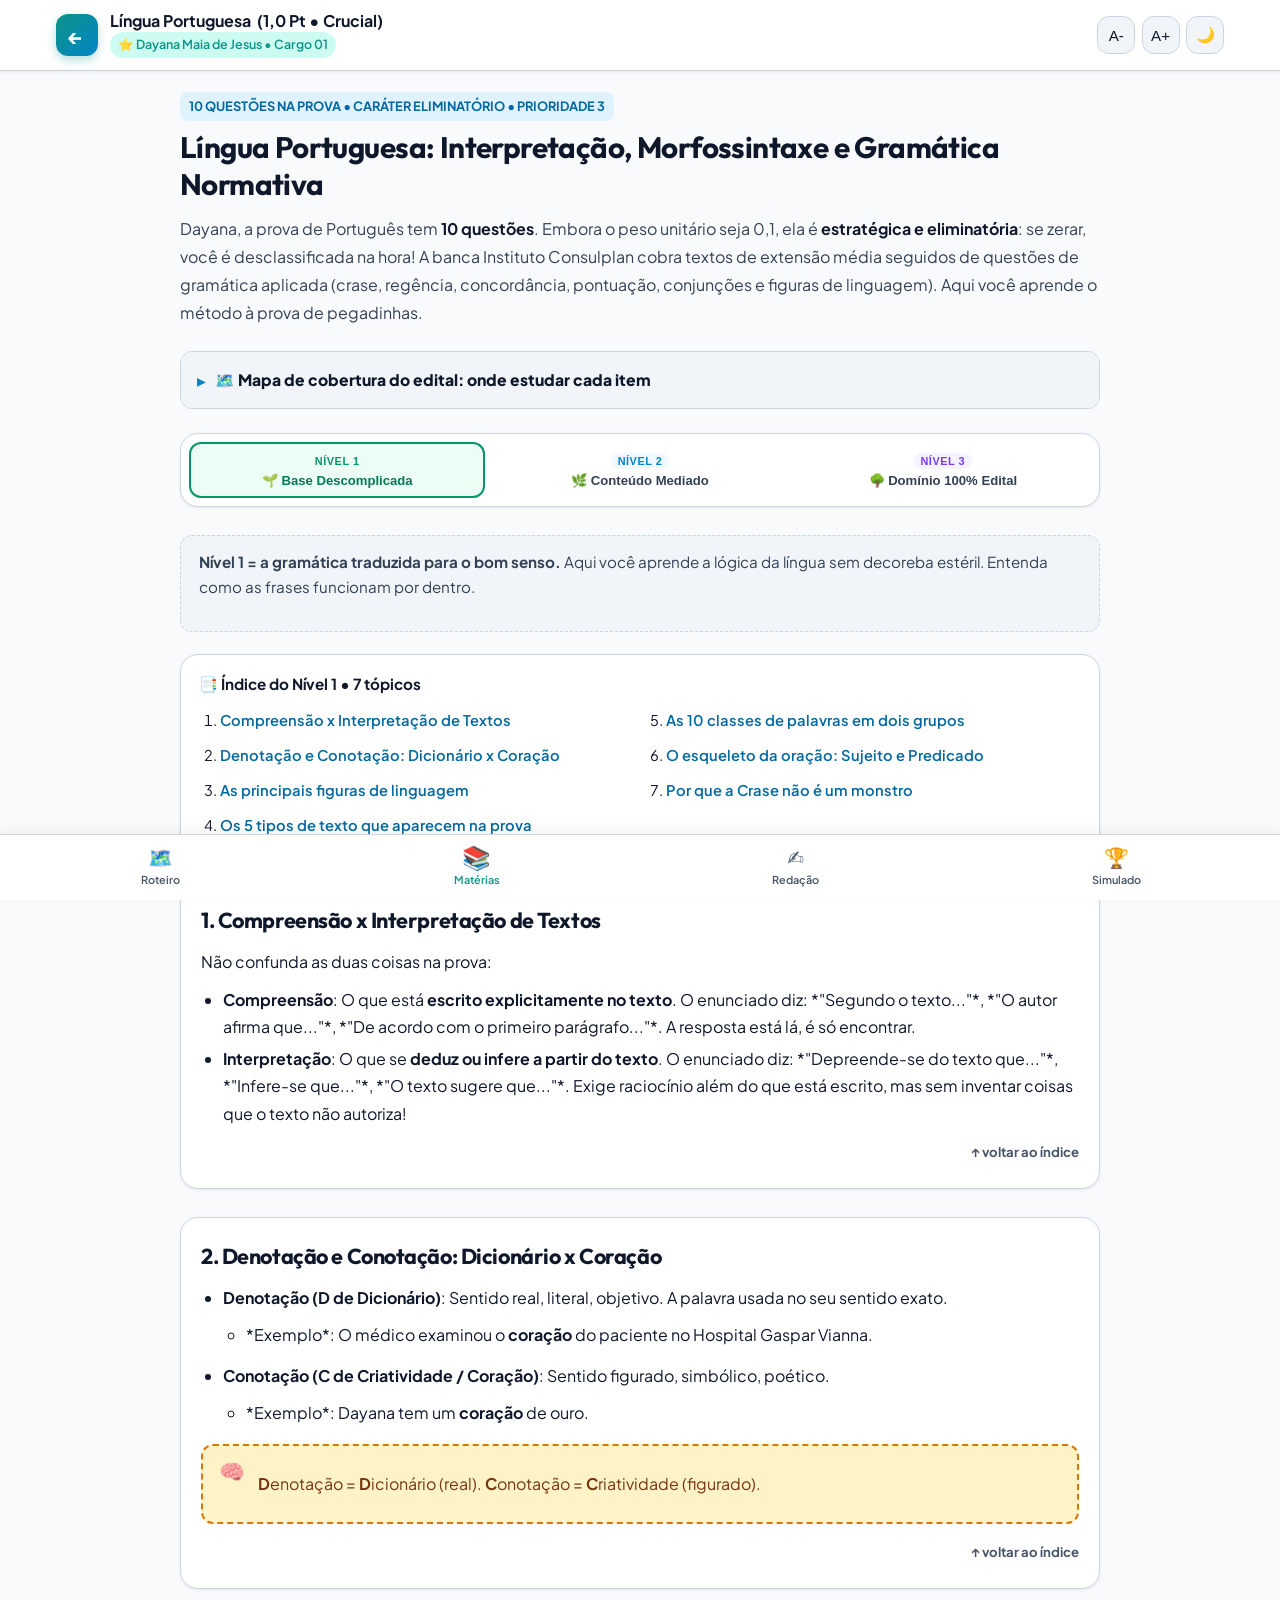
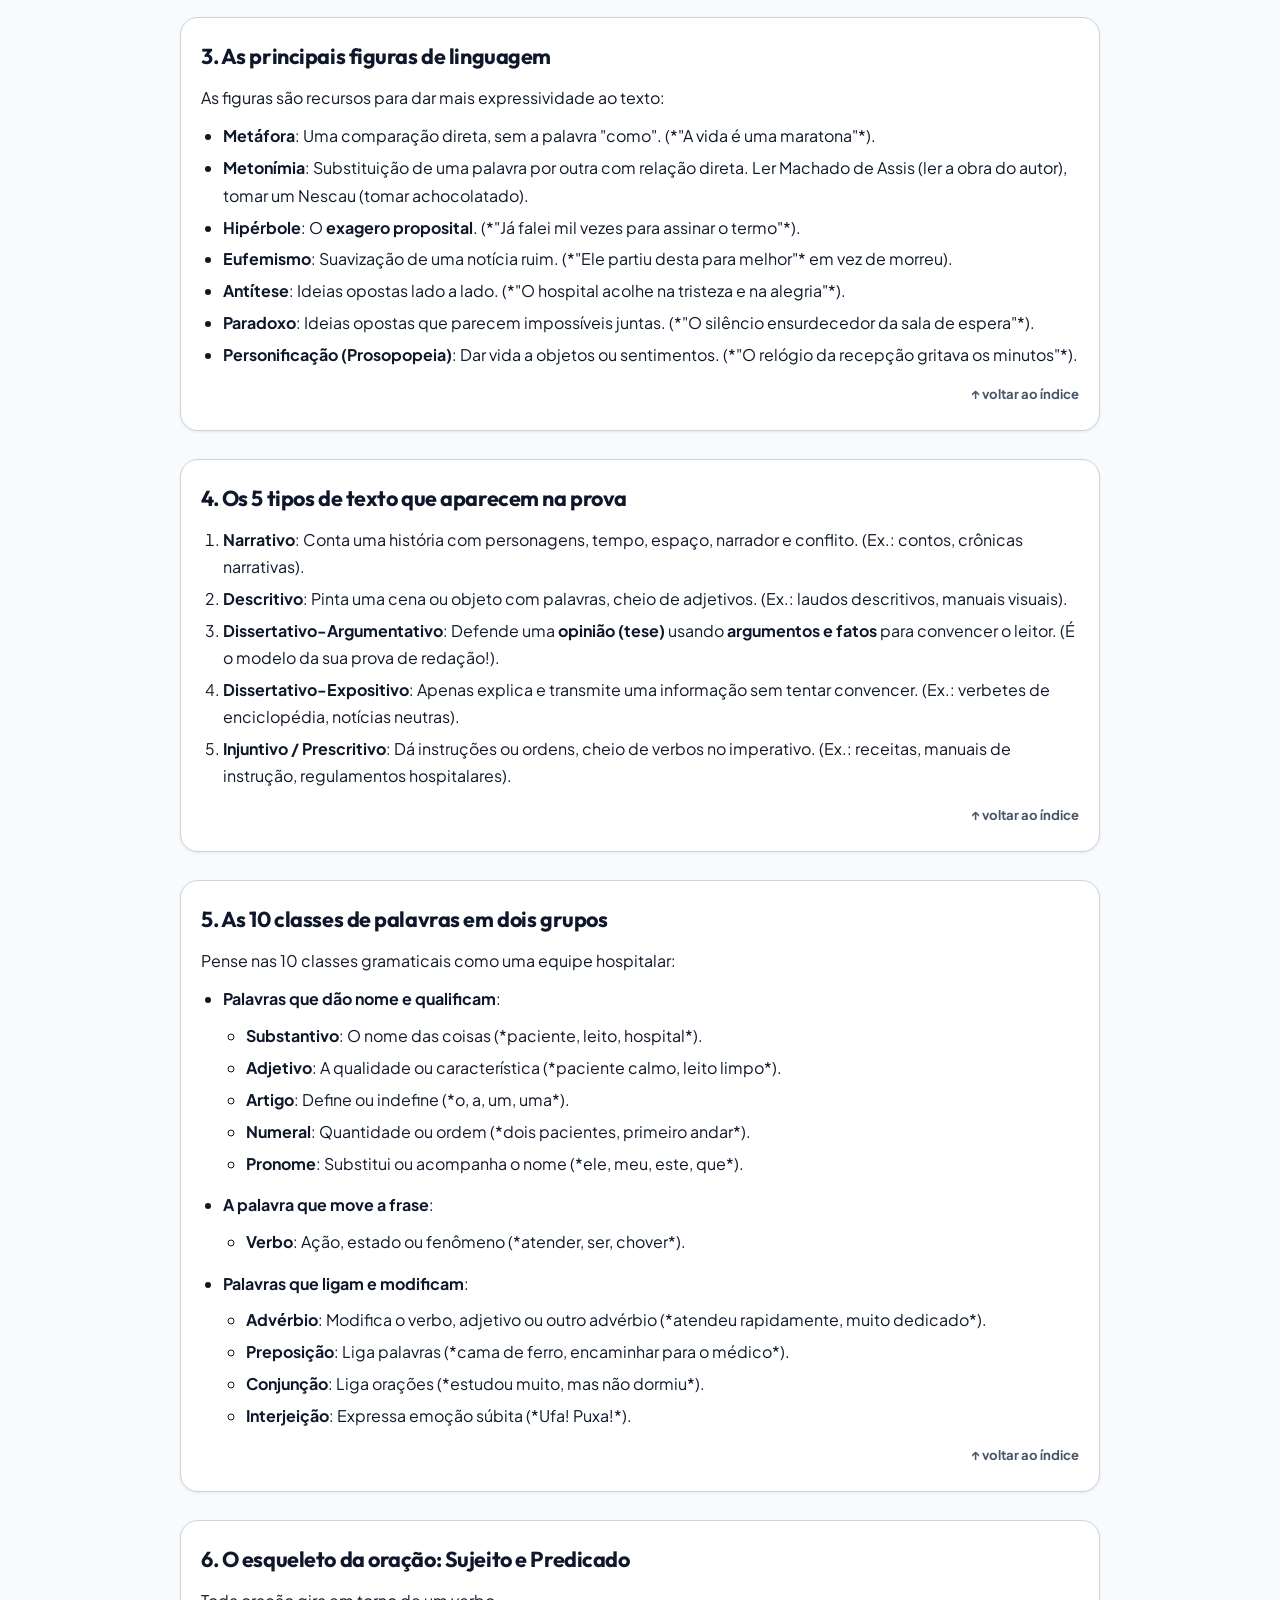
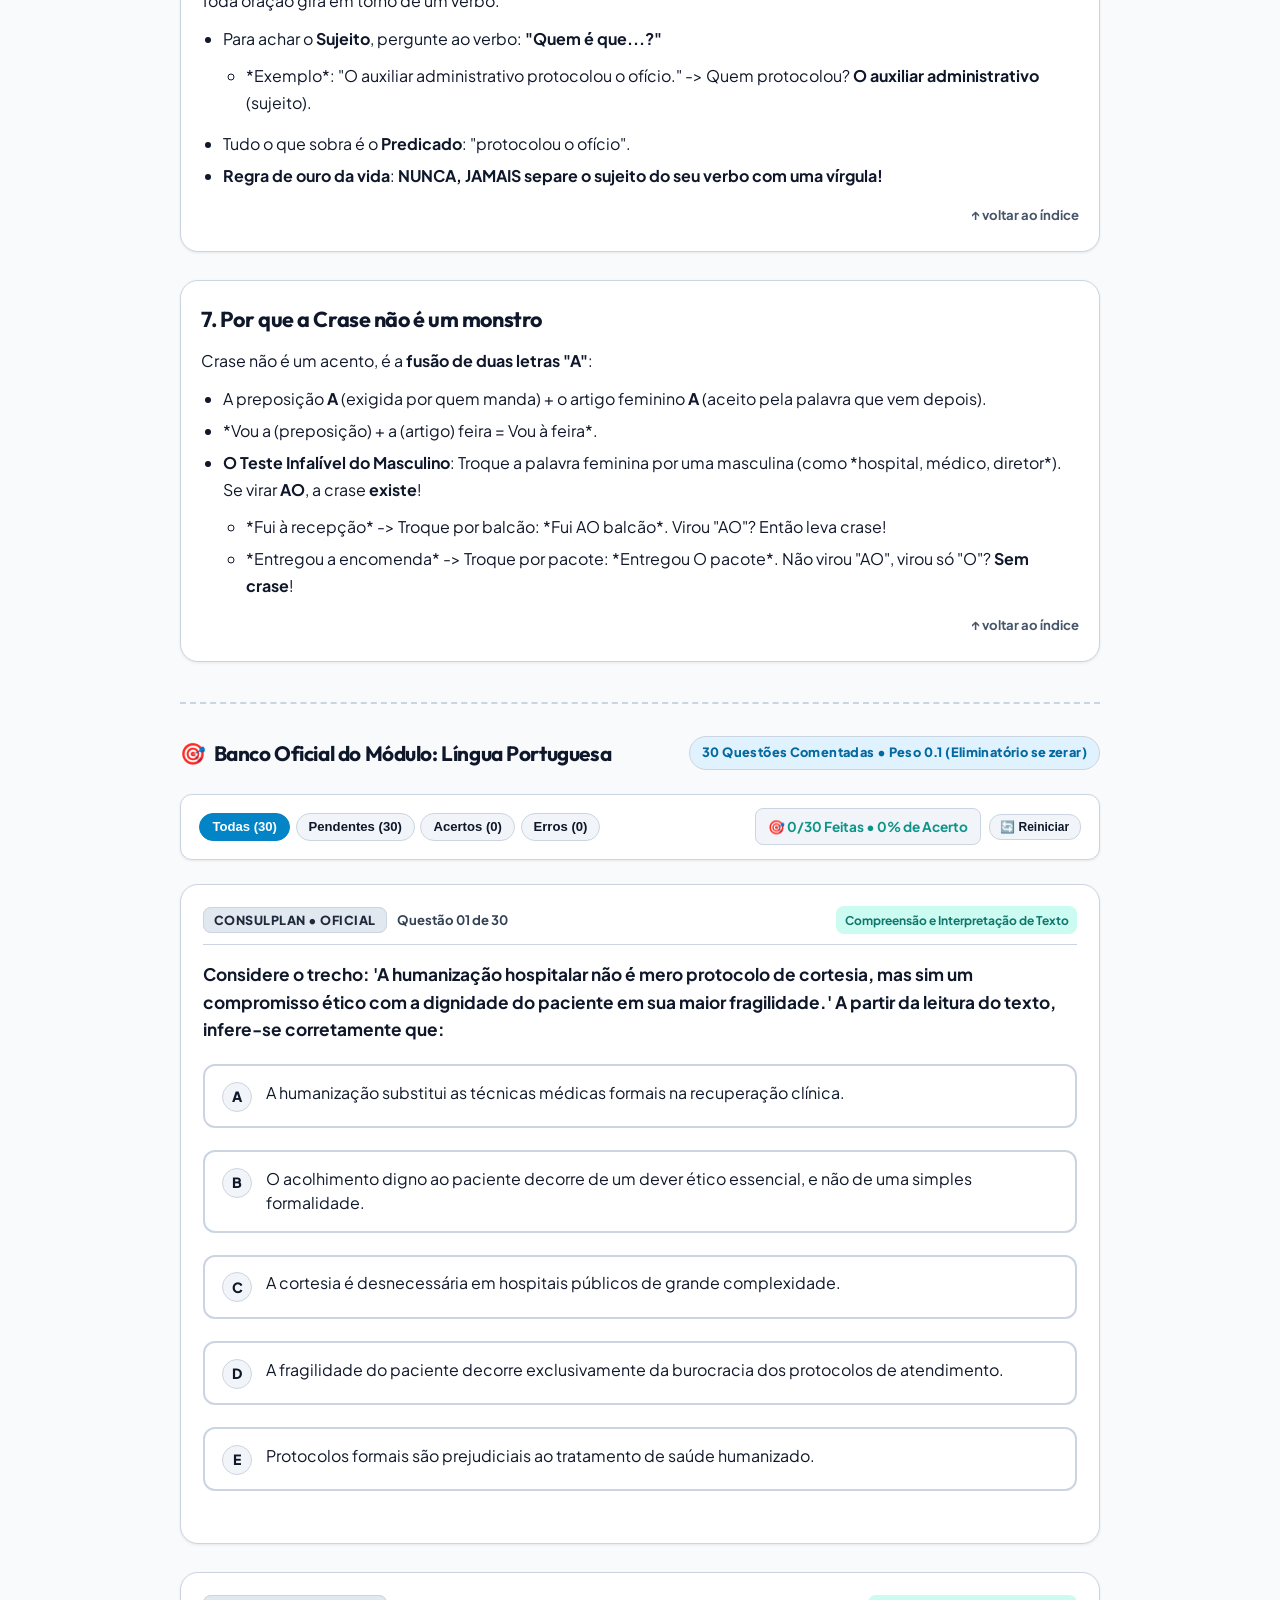
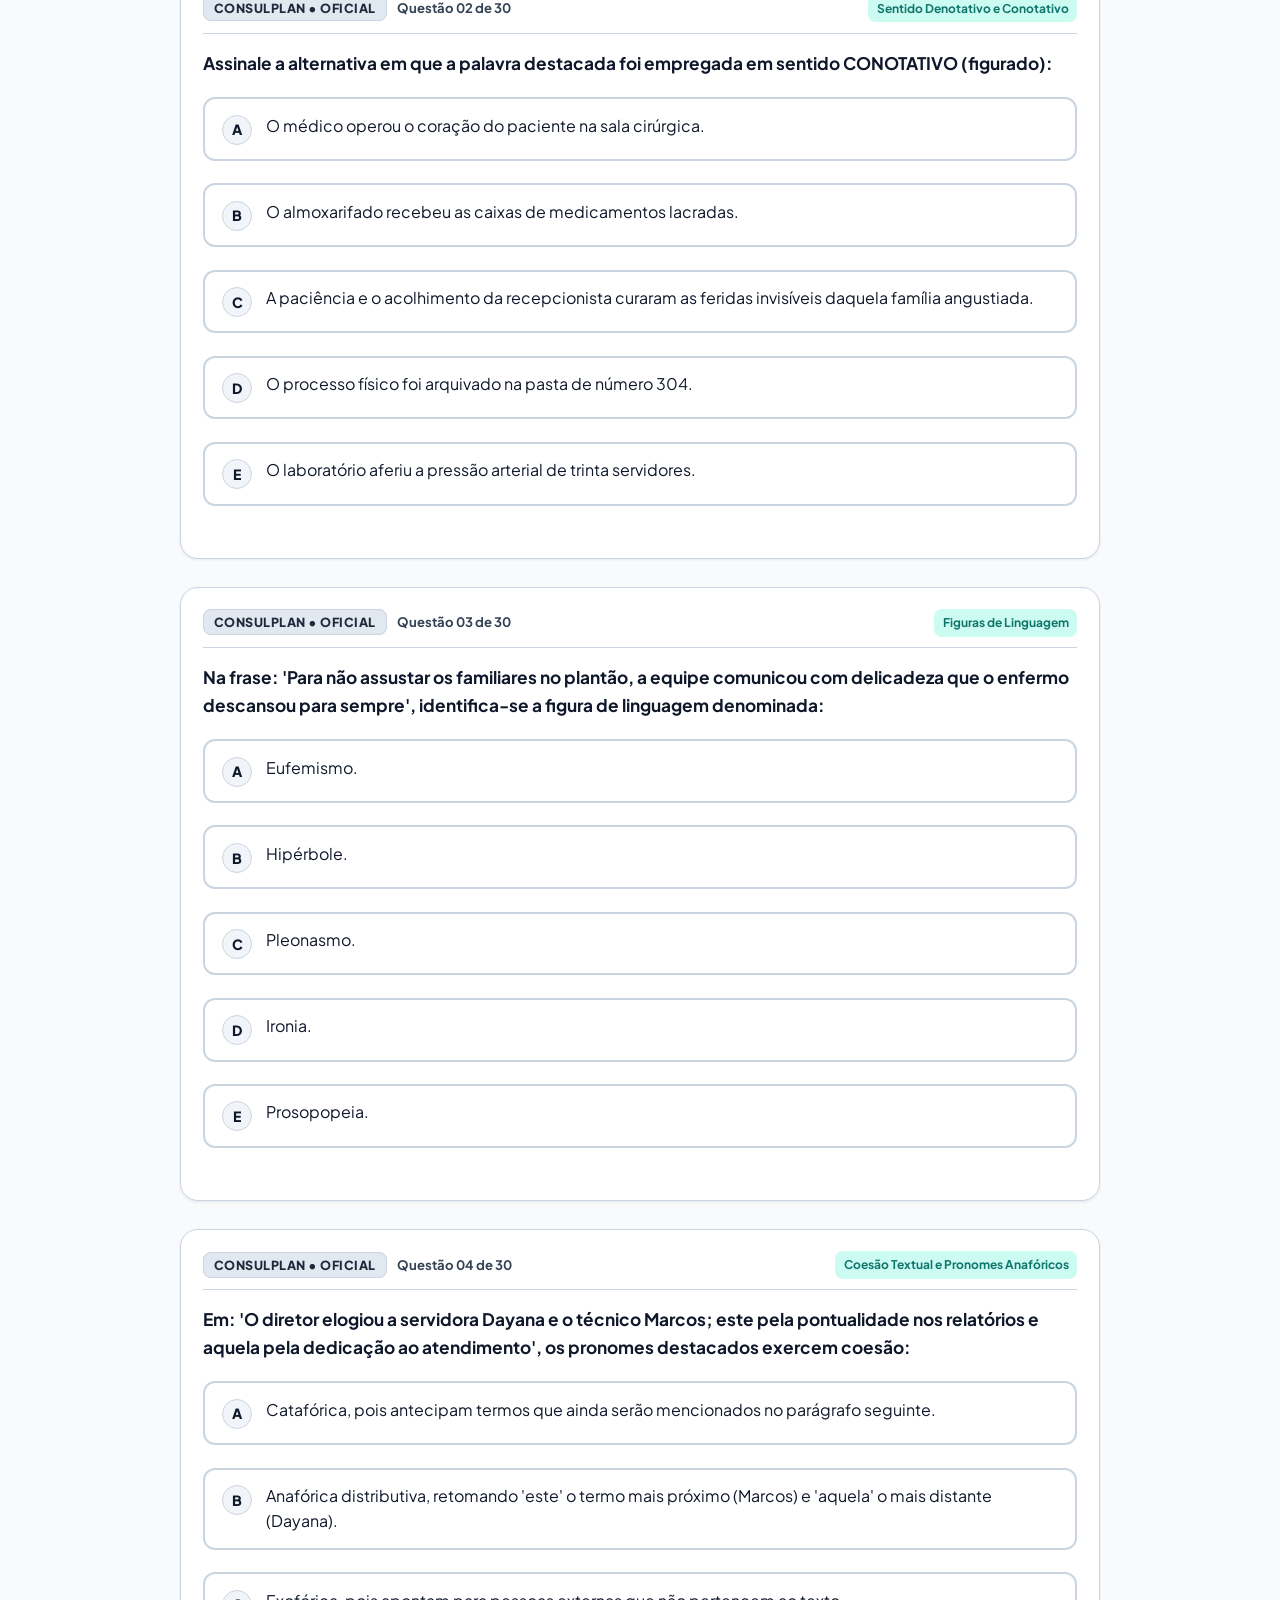
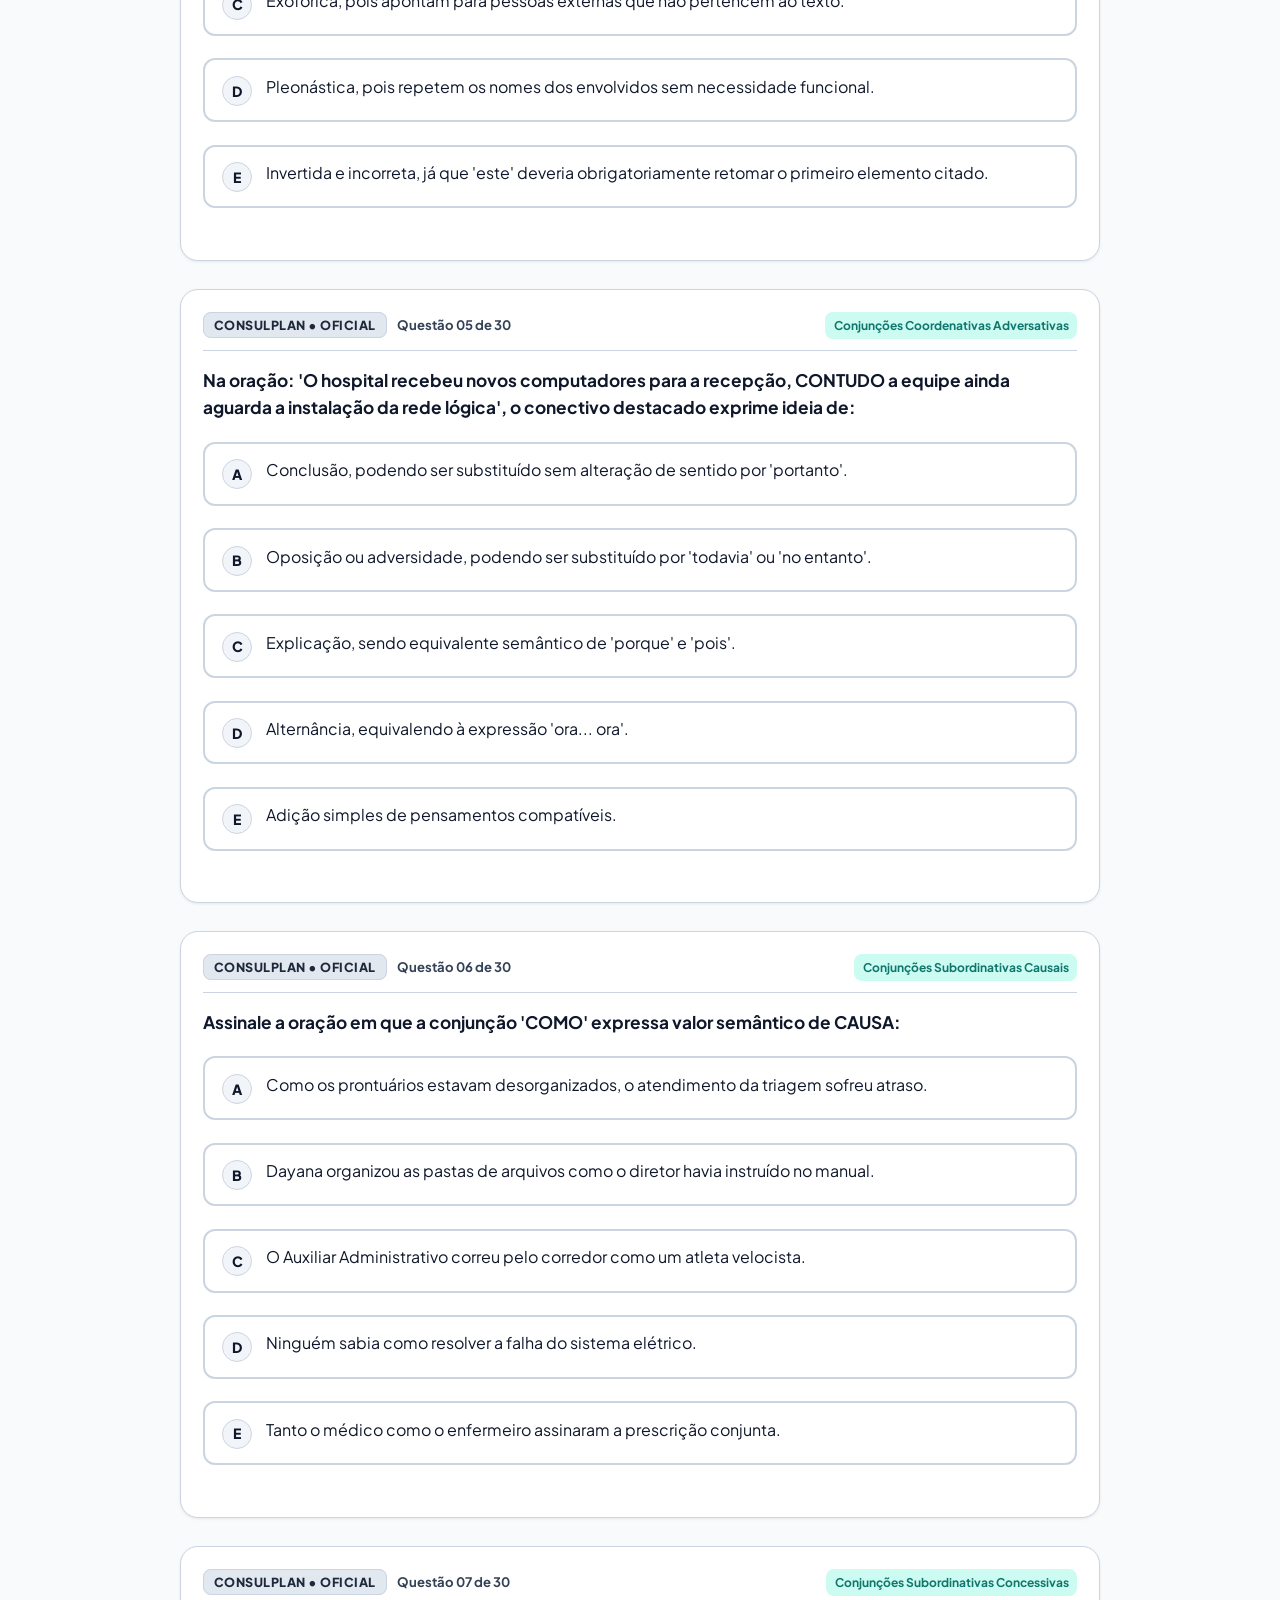
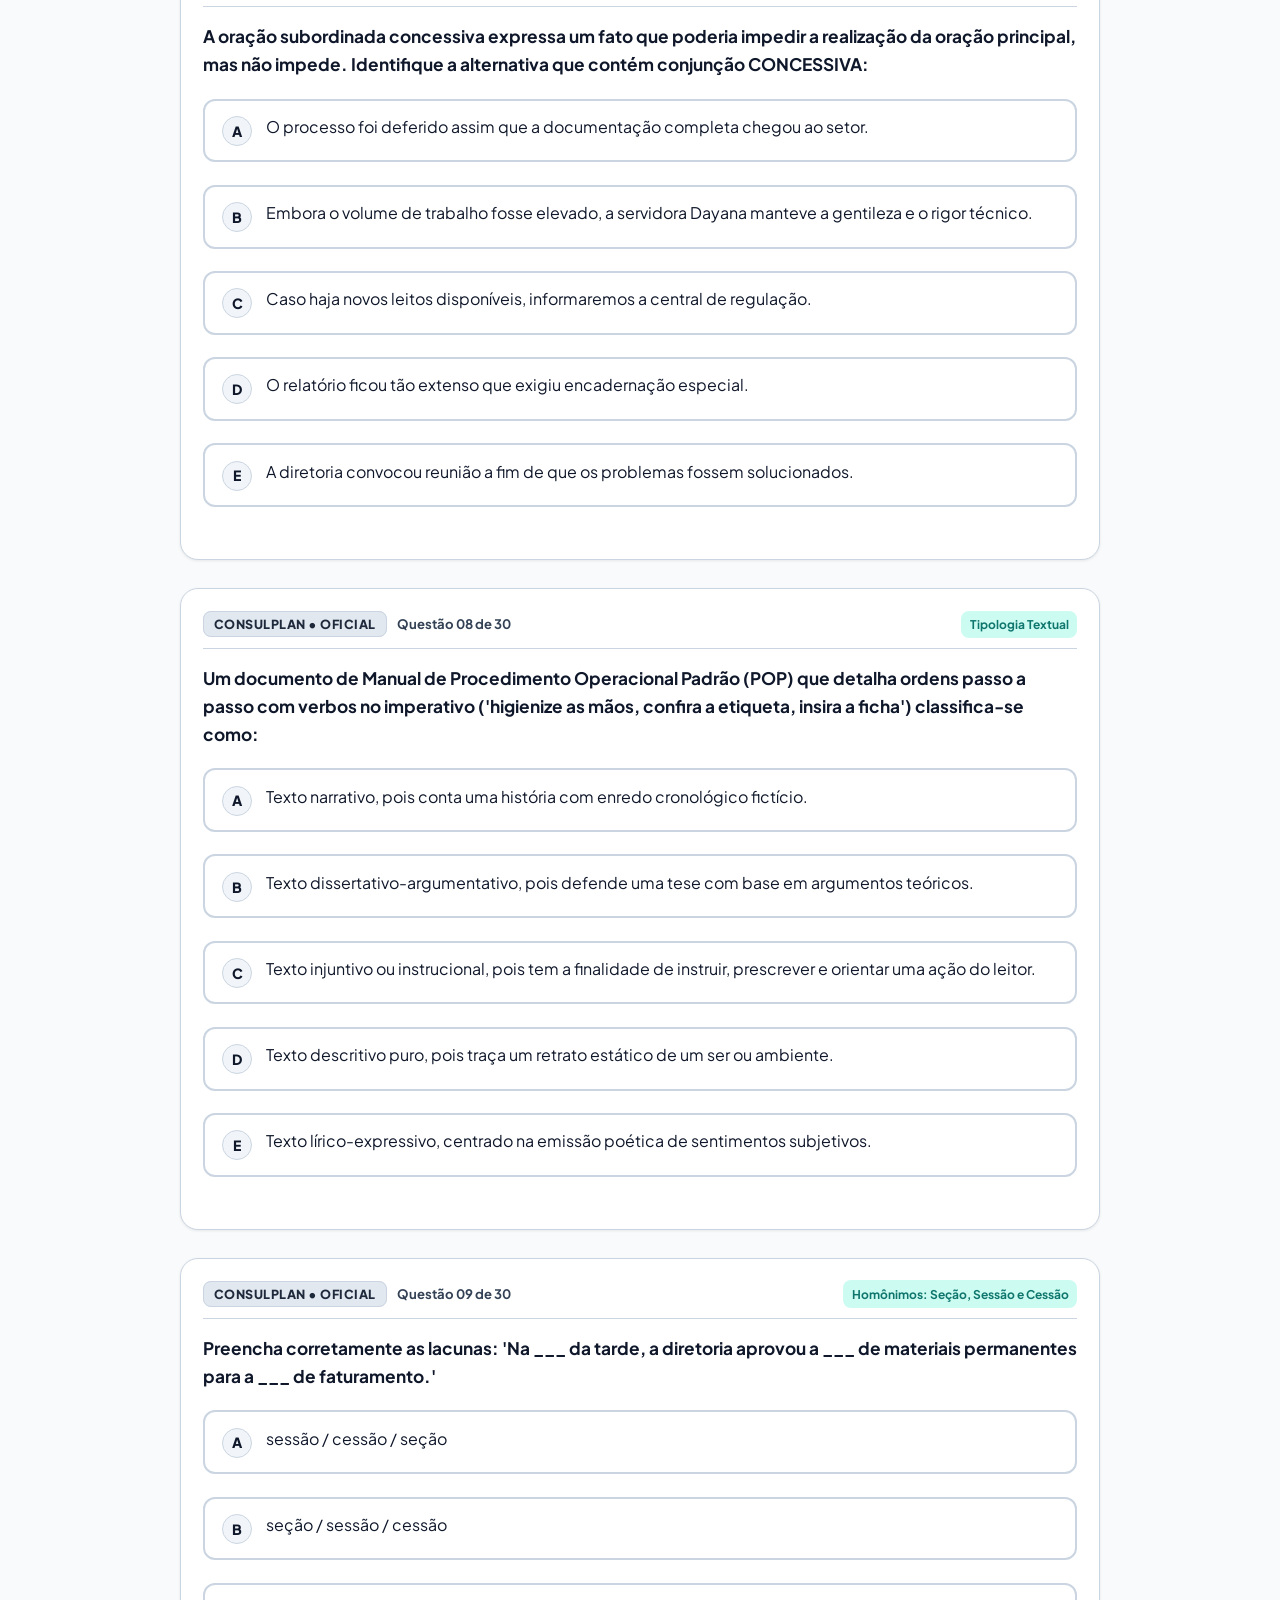
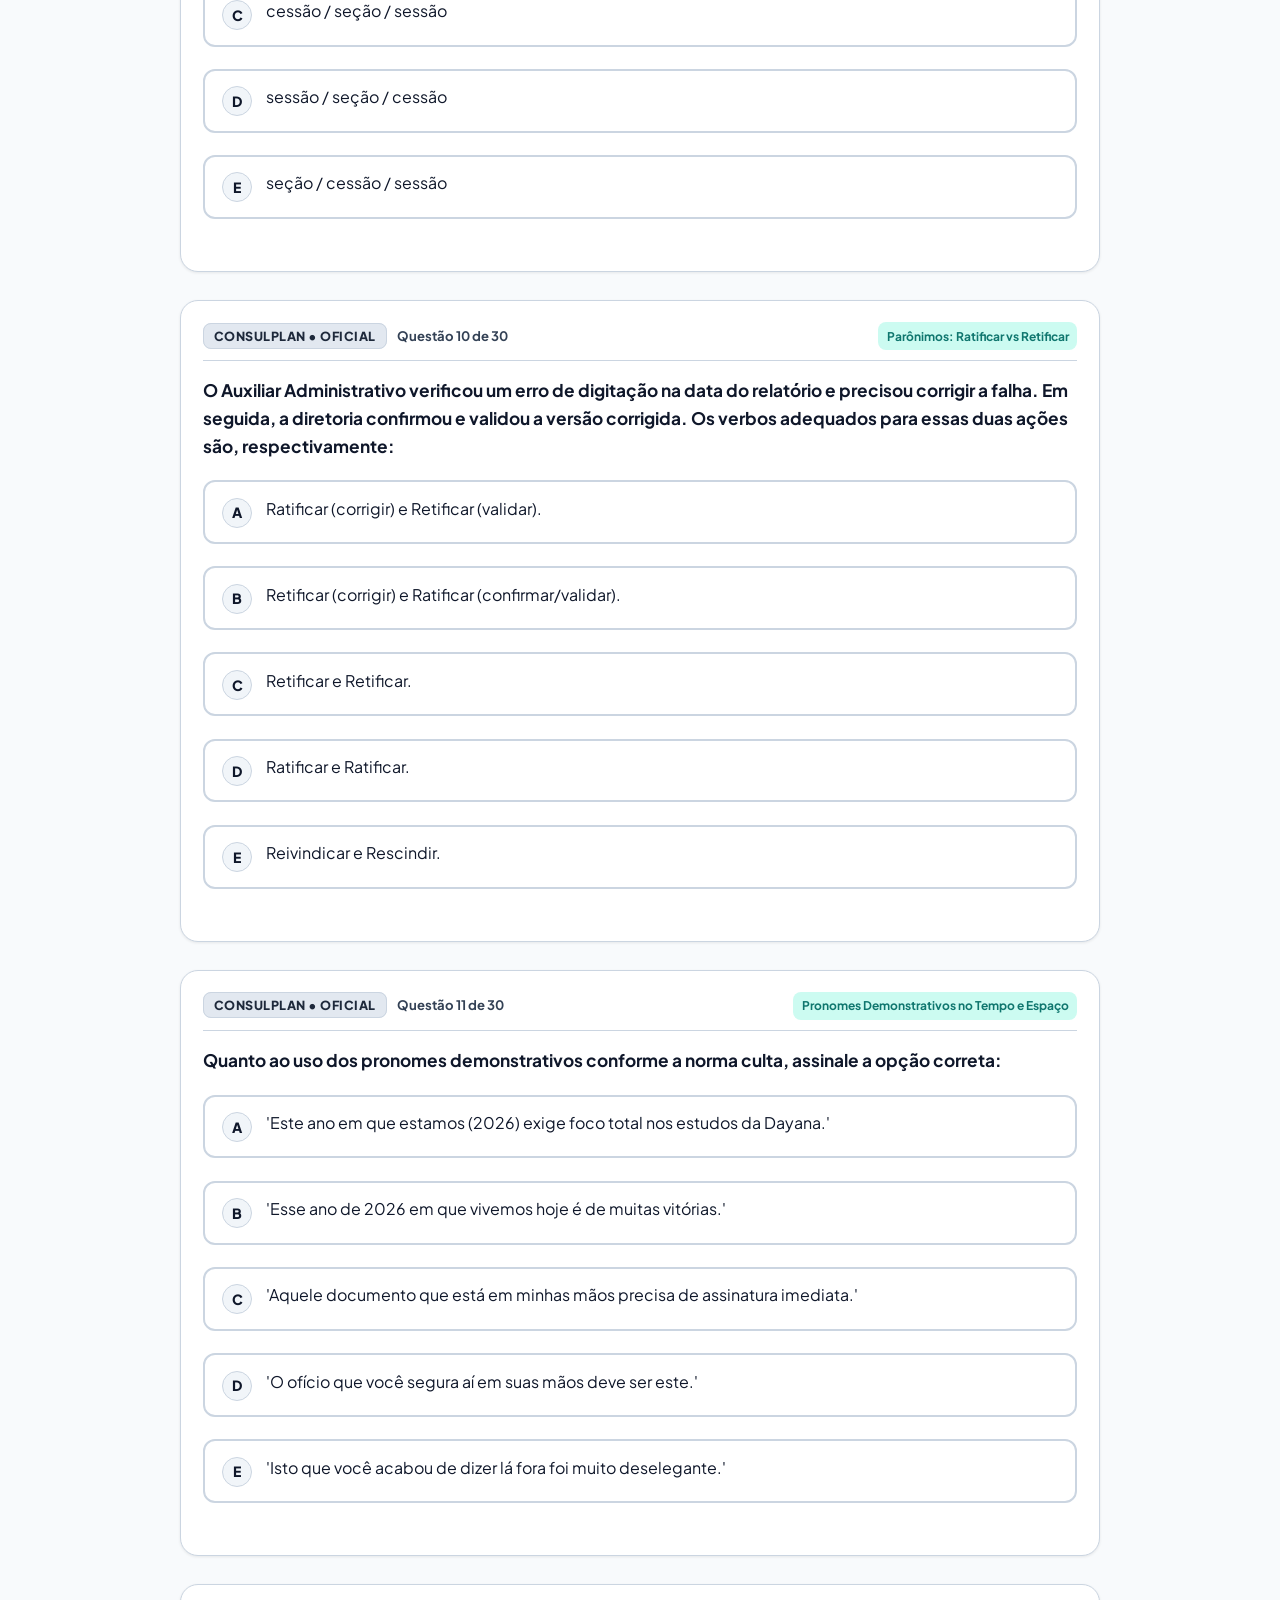
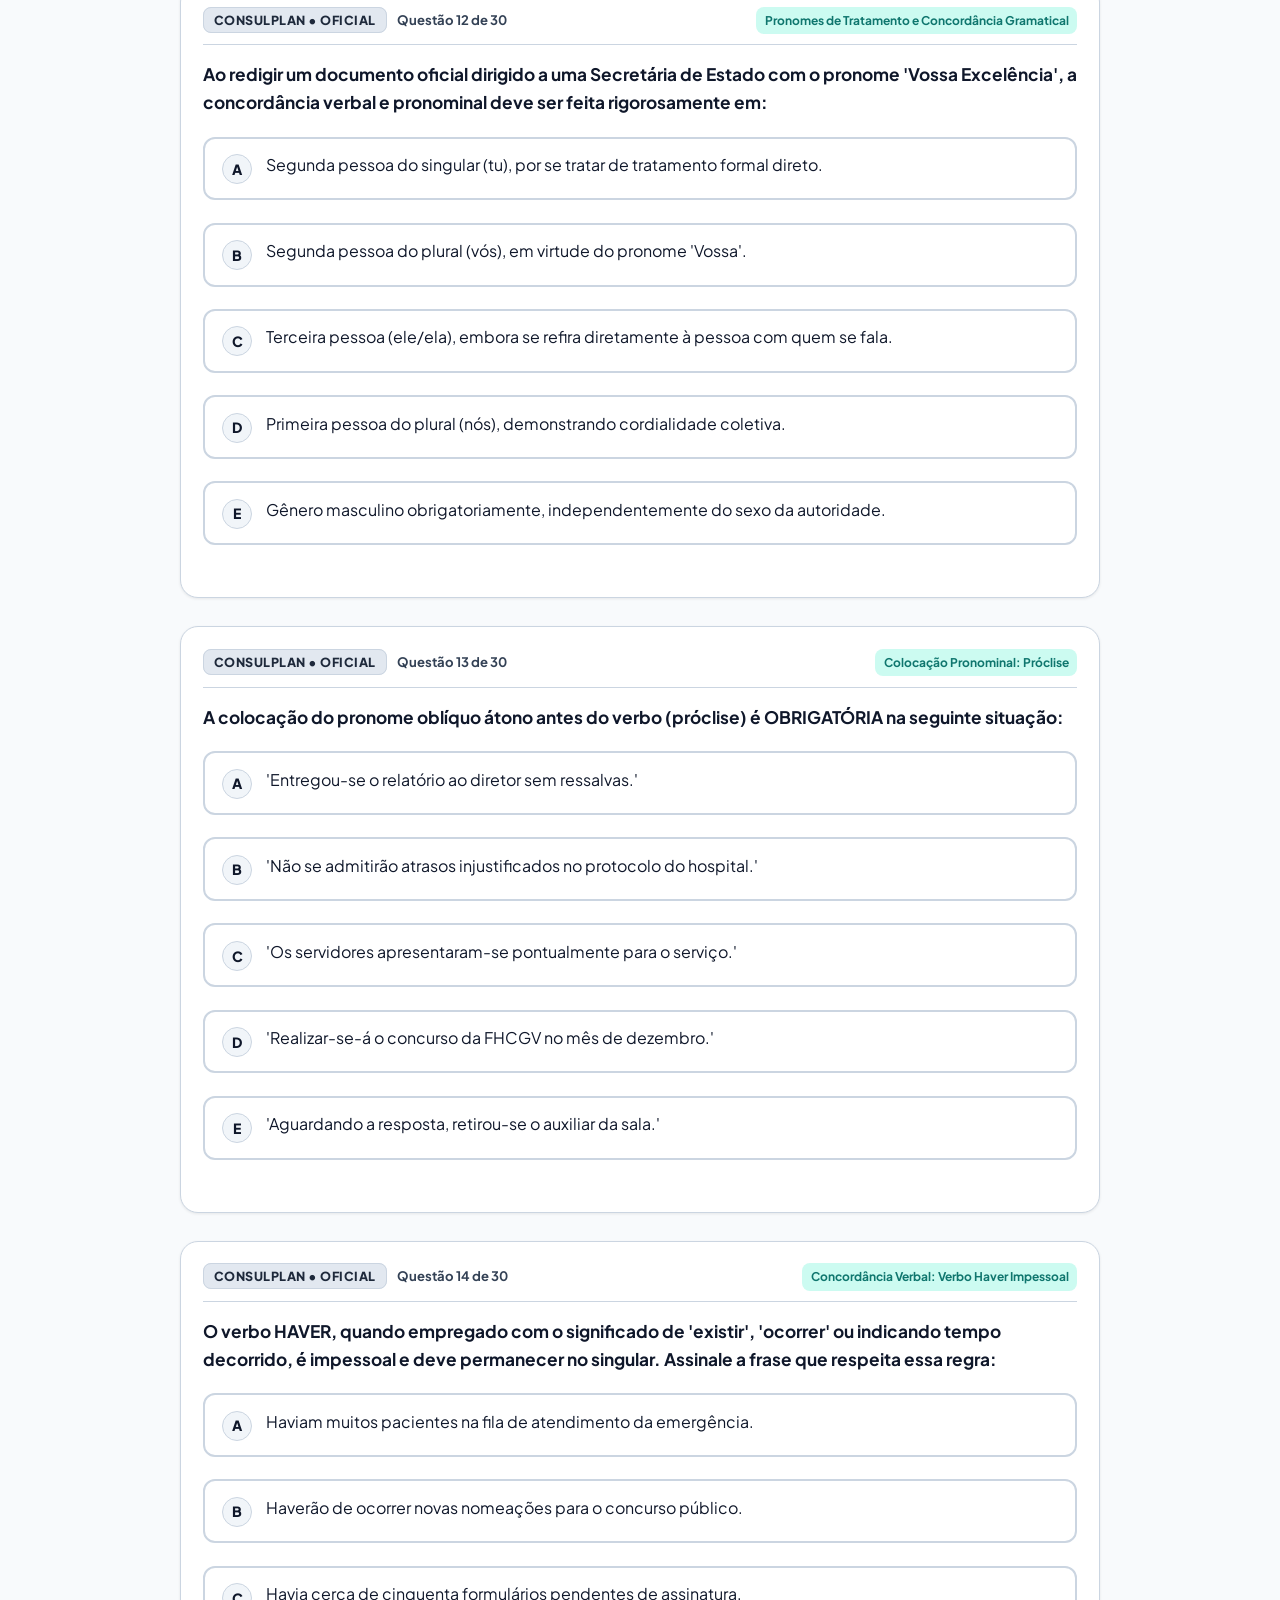
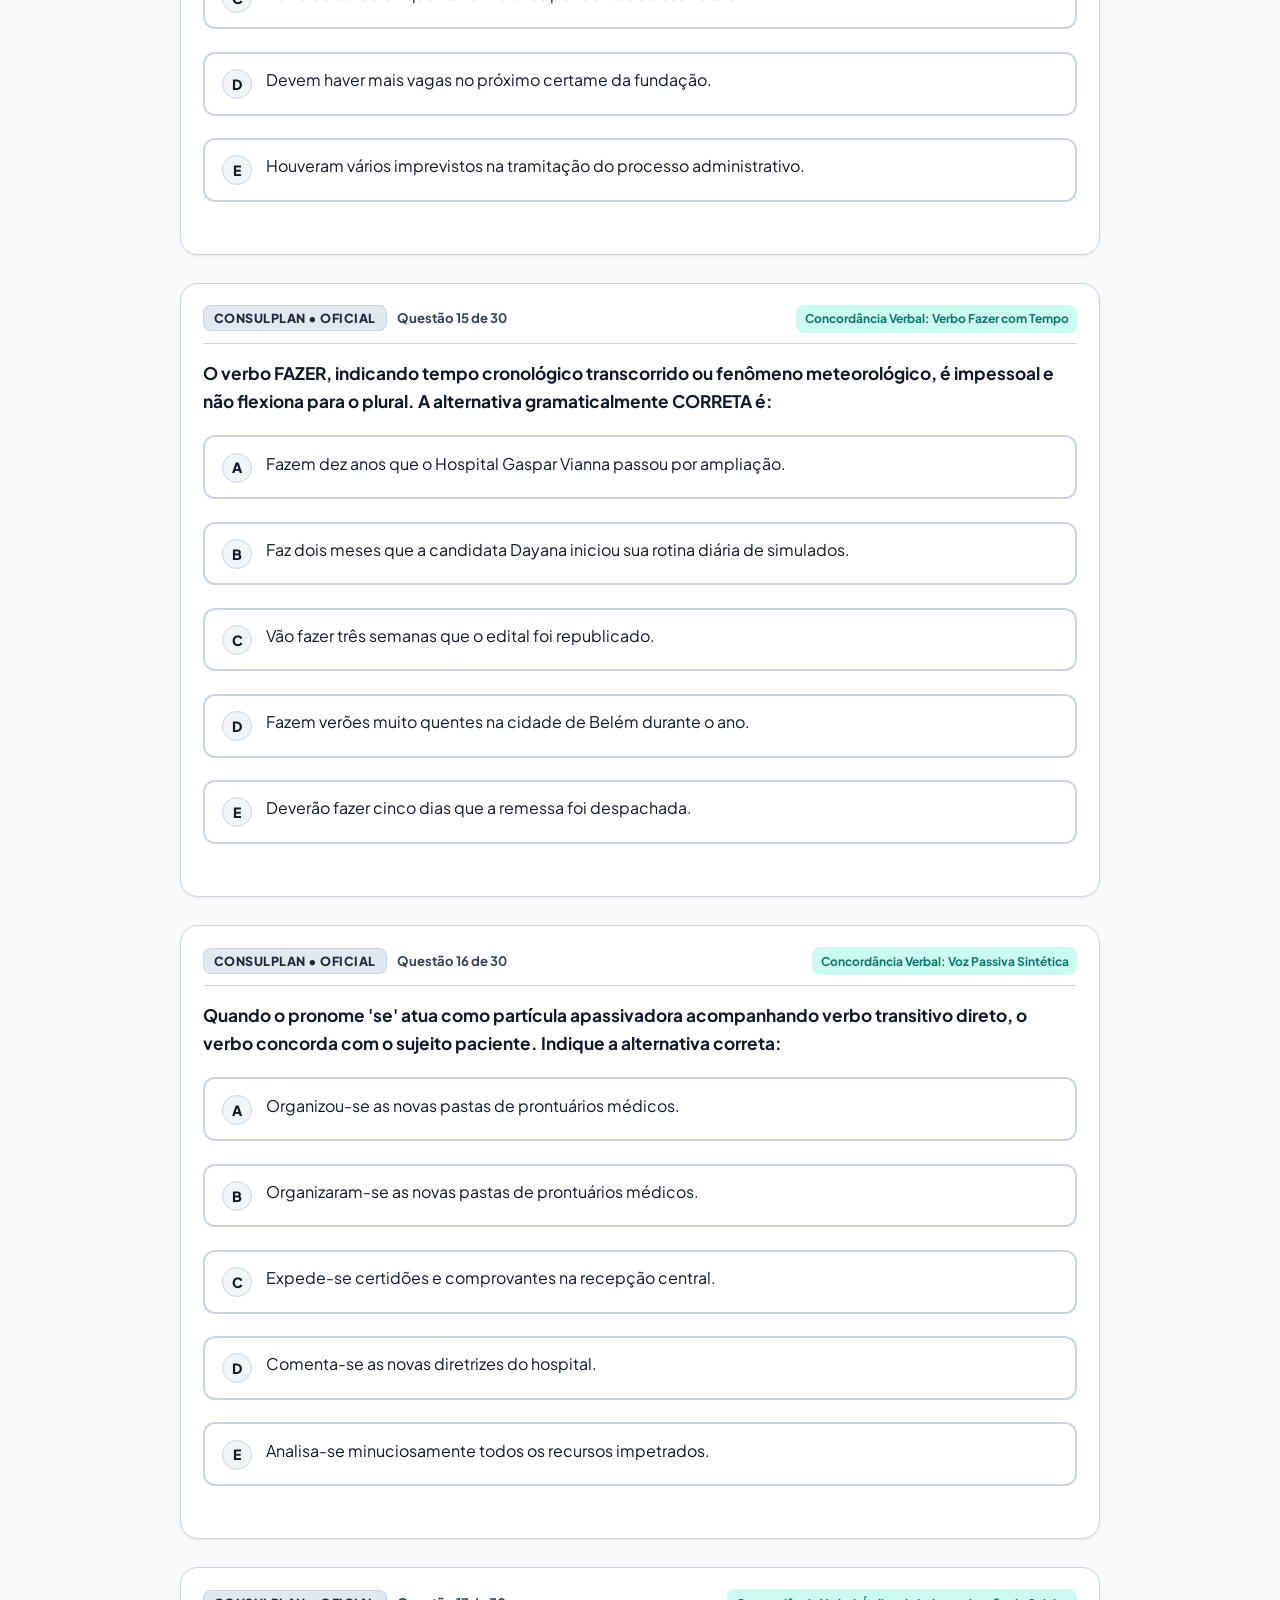
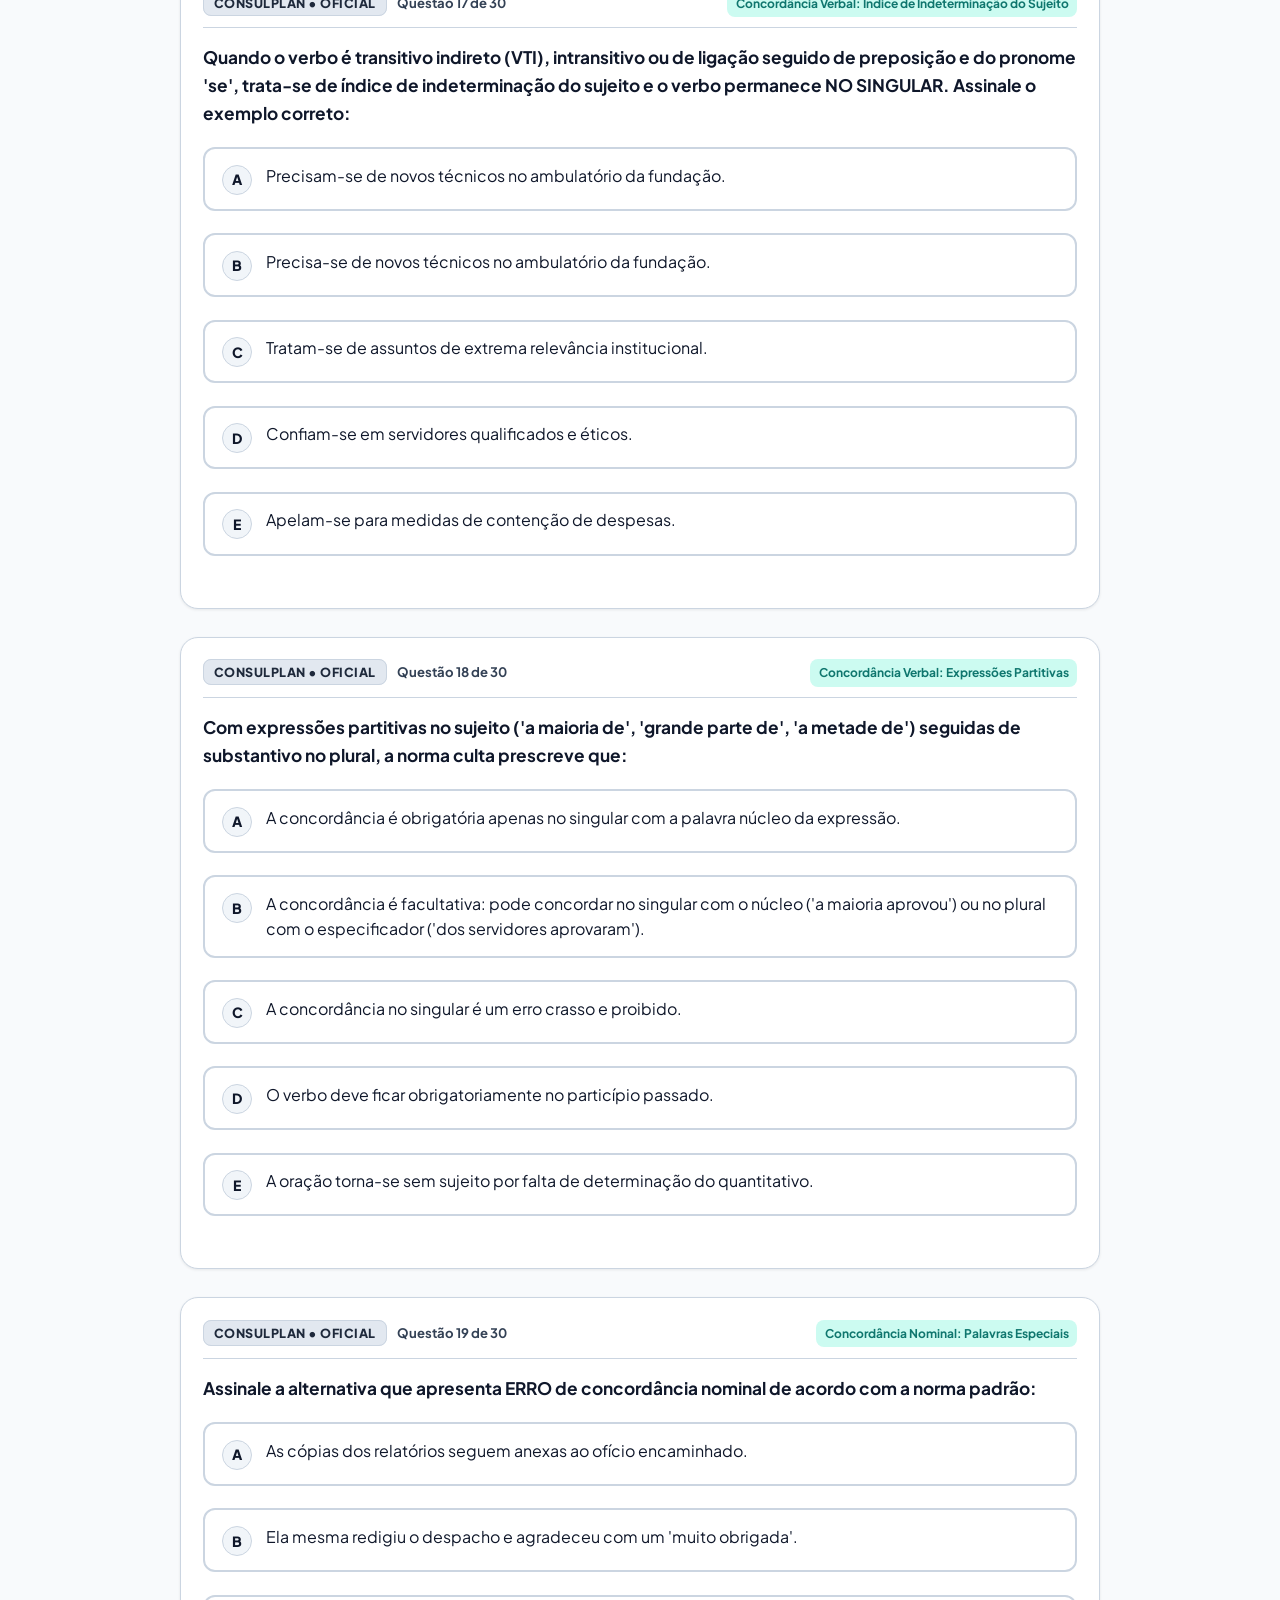
<file: modulo-portugues.html>
<!DOCTYPE html>
<html lang="pt-BR">
<head>
  <meta charset="UTF-8">
  <meta name="viewport" content="width=device-width, initial-scale=1.0">
  <title>Módulo Língua Portuguesa | Dayana Maia - FHCGV Auxiliar Administrativo</title>
  <meta name="description" content="Módulo completo de Língua Portuguesa para o concurso FHCGV Cargo 01 (Consulplan): interpretação, classes de palavras, sintaxe, concordância, regência, crase e pontuação em 3 níveis.">
  <link rel="preconnect" href="https://fonts.googleapis.com">
  <link rel="preconnect" href="https://fonts.gstatic.com" crossorigin>
  <link href="https://fonts.googleapis.com/css2?family=Outfit:wght@400;600;700;800&family=Plus+Jakarta+Sans:wght@400;500;600;700&display=swap" rel="stylesheet">
  <link rel="stylesheet" href="css/style.css">
</head>
<body>

  <div id="scroll-progress-container"><div id="scroll-progress-bar"></div></div>

  <header class="site-header">
    <div class="header-container">
      <div class="brand-wrapper">
        <a href="materias.html" class="brand-icon" title="Voltar às matérias">←</a>
        <div class="brand-info">
          <div class="brand-title">Língua Portuguesa <span>(1,0 Pt • Crucial)</span></div>
          <span class="user-badge">⭐ Dayana Maia de Jesus • Cargo 01</span>
        </div>
      </div>
      <div class="header-actions">
        <button id="font-decrease" class="btn-icon" title="Diminuir fonte">A-</button>
        <button id="font-increase" class="btn-icon" title="Aumentar fonte">A+</button>
        <button id="theme-toggle" class="btn-icon" title="Alternar modo">🌙</button>
      </div>
    </div>
  </header>

  <main class="main-wrapper">
    <div class="reading-container">

      <div style="margin-bottom: 1.5rem;">
        <span class="badge badge-primary" style="font-size: 0.8rem; margin-bottom: 0.5rem;">10 QUESTÕES NA PROVA • CARÁTER ELIMINATÓRIO • PRIORIDADE 3</span>
        <h1>Língua Portuguesa: Interpretação, Morfossintaxe e Gramática Normativa</h1>
        <p style="color: var(--text-muted);">Dayana, a prova de Português tem <strong>10 questões</strong>. Embora o peso unitário seja 0,1, ela é <strong>estratégica e eliminatória</strong>: se zerar, você é desclassificada na hora! A banca Instituto Consulplan cobra textos de extensão média seguidos de questões de gramática aplicada (crase, regência, concordância, pontuação, conjunções e figuras de linguagem). Aqui você aprende o método à prova de pegadinhas.</p>
      </div>

<details class="topic" style="margin-bottom:1.5rem"><summary>🗺️ Mapa de cobertura do edital: onde estudar cada item</summary><div class="topic-body"><div class="callout callout-tip"><div class="callout-icon">💡</div><div class="callout-body"><strong>Como a Consulplan cobra Português</strong><p>A Consulplan inicia a prova com 1 ou 2 textos de apoio (geralmente crônicas, artigos de opinião ou textos sobre cidadania e comportamento). As 2 primeiras questões costumam ser de <b>interpretação e tipologia textual</b>. As 8 seguintes cobram <b>gramática normativa pura contextualizada no texto</b> (uma palavra destacada na linha 14, uma oração reescrita, o uso de crase ou o valor da conjunção).</p>
</div></div>
<div class="table-wrap"><table class="study-table"><thead><tr><th>Item do edital</th><th>Nível 1 (base)</th><th>Nível 2 (mediado)</th><th>Nível 3 (100%)</th></tr></thead><tbody><tr><td>Compreensão e interpretação de textos</td><td><a href="#n1-interpretacao">Interpretação</a></td><td><a href="#n2-interpretacao">Técnicas de Leitura</a></td><td><a href="#n3-interpretacao">Pegadinhas de Texto</a></td></tr><tr><td>Denotação e conotação</td><td><a href="#n1-denotacao">Sentido Real e Figurado</a></td><td><a href="#n2-denotacao">Sentidos Literais e Poéticos</a></td><td><a href="#n3-denotacao">Nuances e Contexto</a></td></tr><tr><td>Figuras de linguagem</td><td><a href="#n1-figuras">Figuras Principais</a></td><td><a href="#n2-figuras">Catálogo Completo</a></td><td><a href="#n3-figuras">Diferenças Finas</a></td></tr><tr><td>Coesão e coerência textual</td><td><a href="#n1-coesao">Coesão</a></td><td><a href="#n2-coesao">Mecanismos Coesivos</a></td><td><a href="#n3-coesao">Conectivos e Retomadas</a></td></tr><tr><td>Tipologia textual</td><td><a href="#n1-tipologia">Os 5 Tipos</a></td><td><a href="#n2-tipologia">Tipologias e Gêneros</a></td><td><a href="#n3-tipologia">Quadro Comparativo</a></td></tr><tr><td>Significação das palavras e Semântica</td><td><a href="#n1-semantica">Significado</a></td><td><a href="#n2-semantica">Homônimos e Parônimos</a></td><td><a href="#n3-semantica">Pares Perigosos</a></td></tr><tr><td>Emprego das classes de palavras</td><td><a href="#n1-classes">As 10 Classes</a></td><td><a href="#n2-classes">Morfologia Completa</a></td><td><a href="#n3-classes">Conjunções e Pronomes</a></td></tr><tr><td>Sintaxe da oração e do período</td><td><a href="#n1-sintaxe">Frase, Oração e Período</a></td><td><a href="#n2-sintaxe">Termos da Oração</a></td><td><a href="#n3-sintaxe">Orações Subordinadas</a></td></tr><tr><td>Pontuação</td><td><a href="#n1-pontuacao">Uso da Vírgula</a></td><td><a href="#n2-pontuacao">Regras de Pontuação</a></td><td><a href="#n3-pontuacao">Proibições e Estilo</a></td></tr><tr><td>Concordância verbal e nominal</td><td><a href="#n1-concordancia">Concordância Básica</a></td><td><a href="#n2-concordancia">Casos Especiais</a></td><td><a href="#n3-concordancia">Casos do "SE" e Verbos Impessoais</a></td></tr><tr><td>Regência verbal e nominal</td><td><a href="#n1-regencia">Regência Básica</a></td><td><a href="#n2-regencia">Verbos Clássicos de Prova</a></td><td><a href="#n3-regencia">Quadro de Regência</a></td></tr><tr><td>Estudo da crase</td><td><a href="#n1-crase">O que é Crase</a></td><td><a href="#n2-crase">Regras Práticas</a></td><td><a href="#n3-crase">Gabaritando a Crase</a></td></tr></tbody></table></div>
<div class="callout callout-pegadinha"><div class="callout-icon">🚨</div><div class="callout-body"><strong>O maior perigo da Consulplan</strong><p>Em concordância e regência, a banca coloca orações intercaladas longas entre o sujeito e o verbo para fazer o candidato perder a referência. Outro vício clássico é trocar o sentido da conjunção "embora" (concessiva) por "porque" (causal) ou "contudo" (adversativa).</p>
</div></div>
</div></details>

      <nav class="pedagogic-tabs" aria-label="Níveis de Estudo">
<button class="tab-btn active" data-level="1"><span class="tab-badge">Nível 1</span><span class="tab-name">🌱 Base Descomplicada</span></button>
<button class="tab-btn" data-level="2"><span class="tab-badge">Nível 2</span><span class="tab-name">🌿 Conteúdo Mediado</span></button>
<button class="tab-btn" data-level="3"><span class="tab-badge">Nível 3</span><span class="tab-name">🌳 Domínio 100% Edital</span></button>
      </nav>

<section id="level-content-1" class="level-content active">
<div class="level-intro"><p><b>Nível 1 = a gramática traduzida para o bom senso.</b> Aqui você aprende a lógica da língua sem decoreba estéril. Entenda como as frases funcionam por dentro.</p>
</div>
<nav class="study-toc" id="topo-nivel-1"><strong>📑 Índice do Nível 1 • 7 tópicos</strong><ol><li><a href="#n1-interpretacao">Compreensão x Interpretação de Textos</a></li><li><a href="#n1-denotacao">Denotação e Conotação: Dicionário x Coração</a></li><li><a href="#n1-figuras">As principais figuras de linguagem</a></li><li><a href="#n1-tipologia">Os 5 tipos de texto que aparecem na prova</a></li><li><a href="#n1-classes">As 10 classes de palavras em dois grupos</a></li><li><a href="#n1-sintaxe">O esqueleto da oração: Sujeito e Predicado</a></li><li><a href="#n1-crase">Por que a Crase não é um monstro</a></li></ol></nav>
<article class="card-content" id="n1-interpretacao"><h2>1. Compreensão x Interpretação de Textos</h2>
<p>Não confunda as duas coisas na prova:</p>
<ul><li><b>Compreensão</b>: O que está <b>escrito explicitamente no texto</b>. O enunciado diz: *"Segundo o texto..."*, *"O autor afirma que..."*, *"De acordo com o primeiro parágrafo..."*. A resposta está lá, é só encontrar.</li><li><b>Interpretação</b>: O que se <b>deduz ou infere a partir do texto</b>. O enunciado diz: *"Depreende-se do texto que..."*, *"Infere-se que..."*, *"O texto sugere que..."*. Exige raciocínio além do que está escrito, mas sem inventar coisas que o texto não autoriza!</li></ul>
<span class="back-to-top"><a href="#topo-nivel-1">↑ voltar ao índice</a></span></article>
<article class="card-content" id="n1-denotacao"><h2>2. Denotação e Conotação: Dicionário x Coração</h2>
<ul><li><b>Denotação (D de Dicionário)</b>: Sentido real, literal, objetivo. A palavra usada no seu sentido exato.<ul><li>*Exemplo*: O médico examinou o <b>coração</b> do paciente no Hospital Gaspar Vianna.</li></ul></li><li><b>Conotação (C de Criatividade / Coração)</b>: Sentido figurado, simbólico, poético.<ul><li>*Exemplo*: Dayana tem um <b>coração</b> de ouro.</li></ul></li></ul>
<div class="mnemonic"><div><p><b>D</b>enotação = <b>D</b>icionário (real). <b>C</b>onotação = <b>C</b>riatividade (figurado).</p>
</div></div>
<span class="back-to-top"><a href="#topo-nivel-1">↑ voltar ao índice</a></span></article>
<article class="card-content" id="n1-figuras"><h2>3. As principais figuras de linguagem</h2>
<p>As figuras são recursos para dar mais expressividade ao texto:</p>
<ul><li><b>Metáfora</b>: Uma comparação direta, sem a palavra "como". (*"A vida é uma maratona"*).</li><li><b>Metonímia</b>: Substituição de uma palavra por outra com relação direta. Ler Machado de Assis (ler a obra do autor), tomar um Nescau (tomar achocolatado).</li><li><b>Hipérbole</b>: O <b>exagero proposital</b>. (*"Já falei mil vezes para assinar o termo"*).</li><li><b>Eufemismo</b>: Suavização de uma notícia ruim. (*"Ele partiu desta para melhor"* em vez de morreu).</li><li><b>Antítese</b>: Ideias opostas lado a lado. (*"O hospital acolhe na tristeza e na alegria"*).</li><li><b>Paradoxo</b>: Ideias opostas que parecem impossíveis juntas. (*"O silêncio ensurdecedor da sala de espera"*).</li><li><b>Personificação (Prosopopeia)</b>: Dar vida a objetos ou sentimentos. (*"O relógio da recepção gritava os minutos"*).</li></ul>
<span class="back-to-top"><a href="#topo-nivel-1">↑ voltar ao índice</a></span></article>
<article class="card-content" id="n1-tipologia"><h2>4. Os 5 tipos de texto que aparecem na prova</h2>
<ol><li><b>Narrativo</b>: Conta uma história com personagens, tempo, espaço, narrador e conflito. (Ex.: contos, crônicas narrativas).</li><li><b>Descritivo</b>: Pinta uma cena ou objeto com palavras, cheio de adjetivos. (Ex.: laudos descritivos, manuais visuais).</li><li><b>Dissertativo-Argumentativo</b>: Defende uma <b>opinião (tese)</b> usando <b>argumentos e fatos</b> para convencer o leitor. (É o modelo da sua prova de redação!).</li><li><b>Dissertativo-Expositivo</b>: Apenas explica e transmite uma informação sem tentar convencer. (Ex.: verbetes de enciclopédia, notícias neutras).</li><li><b>Injuntivo / Prescritivo</b>: Dá instruções ou ordens, cheio de verbos no imperativo. (Ex.: receitas, manuais de instrução, regulamentos hospitalares).</li></ol>
<span class="back-to-top"><a href="#topo-nivel-1">↑ voltar ao índice</a></span></article>
<article class="card-content" id="n1-classes"><h2>5. As 10 classes de palavras em dois grupos</h2>
<p>Pense nas 10 classes gramaticais como uma equipe hospitalar:</p>
<ul><li><b>Palavras que dão nome e qualificam</b>:<ul><li><b>Substantivo</b>: O nome das coisas (*paciente, leito, hospital*).</li><li><b>Adjetivo</b>: A qualidade ou característica (*paciente calmo, leito limpo*).</li><li><b>Artigo</b>: Define ou indefine (*o, a, um, uma*).</li><li><b>Numeral</b>: Quantidade ou ordem (*dois pacientes, primeiro andar*).</li><li><b>Pronome</b>: Substitui ou acompanha o nome (*ele, meu, este, que*).</li></ul></li><li><b>A palavra que move a frase</b>:<ul><li><b>Verbo</b>: Ação, estado ou fenômeno (*atender, ser, chover*).</li></ul></li><li><b>Palavras que ligam e modificam</b>:<ul><li><b>Advérbio</b>: Modifica o verbo, adjetivo ou outro advérbio (*atendeu rapidamente, muito dedicado*).</li><li><b>Preposição</b>: Liga palavras (*cama de ferro, encaminhar para o médico*).</li><li><b>Conjunção</b>: Liga orações (*estudou muito, mas não dormiu*).</li><li><b>Interjeição</b>: Expressa emoção súbita (*Ufa! Puxa!*).</li></ul></li></ul>
<span class="back-to-top"><a href="#topo-nivel-1">↑ voltar ao índice</a></span></article>
<article class="card-content" id="n1-sintaxe"><h2>6. O esqueleto da oração: Sujeito e Predicado</h2>
<p>Toda oração gira em torno de um verbo.</p>
<ul><li>Para achar o <b>Sujeito</b>, pergunte ao verbo: <b>"Quem é que...?"</b><ul><li>*Exemplo*: "O auxiliar administrativo protocolou o ofício." -&gt; Quem protocolou? <b>O auxiliar administrativo</b> (sujeito).</li></ul></li><li>Tudo o que sobra é o <b>Predicado</b>: "protocolou o ofício".</li><li><b>Regra de ouro da vida</b>: <b>NUNCA, JAMAIS separe o sujeito do seu verbo com uma vírgula!</b></li></ul>
<span class="back-to-top"><a href="#topo-nivel-1">↑ voltar ao índice</a></span></article>
<article class="card-content" id="n1-crase"><h2>7. Por que a Crase não é um monstro</h2>
<p>Crase não é um acento, é a <b>fusão de duas letras "A"</b>:</p>
<ul><li>A preposição <b>A</b> (exigida por quem manda) + o artigo feminino <b>A</b> (aceito pela palavra que vem depois).</li><li>*Vou a (preposição) + a (artigo) feira = Vou à feira*.</li><li><b>O Teste Infalível do Masculino</b>: Troque a palavra feminina por uma masculina (como *hospital, médico, diretor*). Se virar <b>AO</b>, a crase <b>existe</b>!<ul><li>*Fui à recepção* -&gt; Troque por balcão: *Fui AO balcão*. Virou "AO"? Então leva crase!</li><li>*Entregou a encomenda* -&gt; Troque por pacote: *Entregou O pacote*. Não virou "AO", virou só "O"? <b>Sem crase</b>!</li></ul></li></ul>
<span class="back-to-top"><a href="#topo-nivel-1">↑ voltar ao índice</a></span></article>
</section>

<section id="level-content-2" class="level-content">
<div class="level-intro"><p><b>Nível 2 = aprofundamento das regras e aplicação em questões.</b> Aqui entram as listas de conjunções, as orações subordinadas e os verbos de regência especial que a Consulplan ama cobrar.</p>
</div>
<nav class="study-toc" id="topo-nivel-2"><strong>📑 Índice do Nível 2 • 7 tópicos</strong><ol><li><a href="#n2-coesao">Coesão e Coerência: Mecanismos de Ligação</a></li><li><a href="#n2-classes">Conjunções: A Tabela Sagrada dos Conectivos</a></li><li><a href="#n2-sintaxe">Sintaxe: Termos da Oração</a></li><li><a href="#n2-sintaxe-sub">Orações Subordinadas Substantivas e Adjetivas</a></li><li><a href="#n2-concordancia">Concordância Verbal: Casos de Prova</a></li><li><a href="#n2-regencia">Regência Verbal: Os Verbos Favoritos das Bancas</a></li><li><a href="#n2-crase">Crase: O Guia Definitivo</a></li></ol></nav>
<article class="card-content" id="n2-coesao"><h2>1. Coesão e Coerência: Mecanismos de Ligação</h2>
<ul><li><b>Coesão Referencial</b>:<ul><li><b>Anáfora</b>: Retoma um termo que já foi dito anteriormente. (*"Dayana passou no concurso. Ela assumirá o cargo"* - "Ela" é anafórico).</li><li><b>Catáfora</b>: Antecipa um termo que ainda vai ser dito. (*"Só quero isto: sua aprovação"* - "isto" é catafórico).</li></ul></li><li><b>Coesão Sequencial</b>: feita por <b>conjunções e operadores argumentativos</b> que estabelecem relações lógicas entre as frases (causa, consequência, concessão, adversidade).</li><li><b>Coerência</b>: É o sentido lógico global do texto. Um texto pode ser gramaticalmente correto e ainda assim incoerente se apresentar contradições internas.</li></ul>
<span class="back-to-top"><a href="#topo-nivel-2">↑ voltar ao índice</a></span></article>
<article class="card-content" id="n2-classes"><h2>2. Conjunções: A Tabela Sagrada dos Conectivos</h2>
<p>A Consulplan <b>SEMPRE</b> cobra a troca de uma conjunção por outra mantendo o mesmo sentido:</p>
<h3>Conjunções Coordenativas</h3>
<div class="table-wrap"><table class="study-table"><thead><tr><th>Tipo</th><th>Sentido</th><th>Principais Conjunções</th></tr></thead><tbody><tr><td><b>Aditivas</b></td><td>Soma</td><td>e, nem, não só... mas também, bem como</td></tr><tr><td><b>Adversativas</b></td><td>Oposição, contraste</td><td><b>mas, porém, contudo, todavia, entretanto, no entanto</b></td></tr><tr><td><b>Alternativas</b></td><td>Escolha</td><td>ou... ou, ora... ora, quer... quer, seja... seja</td></tr><tr><td><b>Conclusivas</b></td><td>Conclusão lógica</td><td><b>portanto, logo, por isso, por conseguinte, pois (posposto ao verbo)</b></td></tr><tr><td><b>Explicativas</b></td><td>Justificativa</td><td>que, porque, pois (anteposto ao verbo), porquanto</td></tr></tbody></table></div>
<h3>Conjunções Subordinativas Adverbiais</h3>
<div class="table-wrap"><table class="study-table"><thead><tr><th>Tipo</th><th>Sentido</th><th>Principais Conjunções</th></tr></thead><tbody><tr><td><b>Causais</b></td><td>Motivo da oração principal</td><td><b>porque, já que, visto que, como (no início da frase), uma vez que</b></td></tr><tr><td><b>Consecutivas</b></td><td>Efeito, resultado</td><td>de modo que, de forma que, tanto que, tamanho... que</td></tr><tr><td><b>Concessivas</b></td><td>Obstáculo superado (oposição suave)</td><td><b>embora, ainda que, mesmo que, conquanto, posto que, se bem que, apesar de que</b></td></tr><tr><td><b>Condicionais</b></td><td>Condição necessária</td><td>se, caso, desde que, contanto que, a menos que</td></tr><tr><td><b>Conformativas</b></td><td>Acordo, referência</td><td><b>conforme, segundo, consoante, como</b></td></tr><tr><td><b>Comparativas</b></td><td>Comparação</td><td>como, tal qual, mais... do que, assim como</td></tr><tr><td><b>Finais</b></td><td>Objetivo, finalidade</td><td><b>a fim de que, para que, com o propósito de</b></td></tr><tr><td><b>Proporcionais</b></td><td>Proporção simultânea</td><td>à medida que, à proporção que, ao passo que</td></tr><tr><td><b>Temporais</b></td><td>Tempo</td><td>quando, enquanto, assim que, logo que, desde que</td></tr></tbody></table></div>
<div class="callout callout-pegadinha"><div class="callout-icon">🚨</div><div class="callout-body"><strong>Concessiva x Adversativa</strong><p>"Embora estivesse cansada, estudou." (Concessiva - oração subordinada). "Estava cansada, mas estudou." (Adversativa - oração coordenada). As bancas adoram perguntar se a troca de "embora" por "mas" mantém a estrutura sintática. <b>Não mantém</b>, embora o sentido geral de oposição permaneça!</p>
</div></div>
<span class="back-to-top"><a href="#topo-nivel-2">↑ voltar ao índice</a></span></article>
<article class="card-content" id="n2-sintaxe"><h2>3. Sintaxe: Termos da Oração</h2>
<ol><li><b>Termos Essenciais</b>: Sujeito e Predicado.</li><li><b>Termos Integrantes</b>:<ul><li><b>Objeto Direto (OD)</b>: Completa verbo transitivo direto sem preposição obrigatória. (*"Dayana leu o edital"*).</li><li><b>Objeto Indireto (OI)</b>: Completa verbo transitivo indireto com preposição obrigatória. (*"Dayana obedeceu à norma"*).</li><li><b>Complemento Nominal (CN)</b>: Completa sentido de substantivo, adjetivo ou advérbio, sempre com preposição. (*"Tinha certeza da aprovação"*).</li><li><b>Agente da Passiva</b>: Quem pratica a ação na voz passiva analítica. (*"O documento foi assinado pelo diretor"*).</li></ul></li><li><b>Termos Acessórios</b>:<ul><li><b>Adjunto Adnominal</b>: Acompanha o substantivo qualificando-o. (*"O servidor dedicado..."*).</li><li><b>Adjunto Adverbial</b>: Expressa circunstância de tempo, lugar, modo, causa, etc. (*"Chegou cedo ao hospital"*).</li><li><b>Aposto</b>: Explica ou resume um termo antecedente. (*"Dayana, aluna dedicada, passou"*).</li><li><b>Vocativo</b>: Chamamento (sempre isolado por vírgula!). (*"Senhor Diretor, eis o relatório"*).</li></ul></li></ol>
<span class="back-to-top"><a href="#topo-nivel-2">↑ voltar ao índice</a></span></article>
<article class="card-content" id="n2-sintaxe-sub"><h2>4. Orações Subordinadas Substantivas e Adjetivas</h2>
<ul><li><b>Orações Subordinadas Substantivas</b>: Funcionam como um substantivo e são introduzidas pelas conjunções integrantes <b>QUE</b> e <b>SE</b>.<ul><li>O macete: troque a oração inteira pela palavra <b>"ISSO"</b>.</li><li>*"Quero que você estude"* -&gt; *"Quero ISSO"*. Deu certo? É oração subordinada substantiva (aqui, objetiva direta)!</li></ul></li><li><b>Orações Subordinadas Adjetivas</b>: Funcionam como um adjetivo e são introduzidas por um <b>pronome relativo</b> (que, o qual, cujo, onde).<ul><li><b>Explicativa</b>: Vem <b>ENTRE VÍRGULAS</b>. Generaliza ou atribui uma característica própria de todos. (*"Os servidores do hospital, que são dedicados, receberam elogios"* - todos são dedicados).</li><li><b>Restritiva</b>: Vem <b>SEM VÍRGULAS</b>. Restringe ou especifica apenas uma parte do grupo. (*"Os servidores do hospital que são dedicados receberam elogios"* - apenas os dedicados, não todos).</li></ul></li></ul>
<span class="back-to-top"><a href="#topo-nivel-2">↑ voltar ao índice</a></span></article>
<article class="card-content" id="n2-concordancia"><h2>5. Concordância Verbal: Casos de Prova</h2>
<ol><li><b>Sujeito Simples</b>: O verbo concorda em número e pessoa com o núcleo.</li><li><b>Expressões Partitivas</b> (*a maioria de, grande parte de, a metade de* + substantivo no plural):<ul><li>O verbo pode concordar no singular (com a expressão) ou no plural (com o substantivo).</li><li>*"A maioria dos servidores compareceu"* (correto) ou *"A maioria dos servidores compareceram"* (também correto!).</li></ul></li><li><b>Verbos Impessoais (ficam sempre no SINGULAR)</b>:<ul><li><b>Haver</b> com sentido de existir, acontecer ou tempo decorrido: *"Havia muitos pacientes na fila"* (nunca *"haviam"*!).</li><li><b>Fazer</b> indicando tempo decorrido ou temperatura: *"Faz cinco anos que trabalho aqui"* (nunca *"fazem cinco anos"*!).</li></ul></li><li><b>Verbo com a partícula "SE"</b>:<ul><li><b>Voz Passiva Sintética (SE = Pronome Apassivador)</b>: com verbo transitivo direto (VTD). O verbo <b>concorda com o sujeito paciente</b>.</li><li>*"Vende-se casa"* / *"Vendem-se casas"*.</li><li>*"Emitiu-se o laudo"* / *"Emitiram-se os laudos"*.</li><li><b>Sujeito Indeterminado (SE = Índice de Indeterminação do Sujeito)</b>: com verbo transitivo indireto (VTI) ou intransitivo (VI). O verbo fica <b>obrigatoriamente no SINGULAR</b>.</li><li>*"Precisa-se de funcionários"* (e nunca *"precisam-se"*!).</li><li>*"Trata-se de processos urgentes"*.</li></ul></li></ol>
<span class="back-to-top"><a href="#topo-nivel-2">↑ voltar ao índice</a></span></article>
<article class="card-content" id="n2-regencia"><h2>6. Regência Verbal: Os Verbos Favoritos das Bancas</h2>
<div class="table-wrap"><table class="study-table"><thead><tr><th>Verbo</th><th>Sentido</th><th>Exigência</th><th>Exemplo Correto</th></tr></thead><tbody><tr><td><b>Assistir</b></td><td>Ver, presenciar</td><td><b>Transitivo Indireto (preposição A)</b></td><td>Assistiu <b>ao</b> procedimento médico</td></tr><tr><td><b>Assistir</b></td><td>Ajudar, socorrer</td><td><b>Transitivo Direto (sem preposição)</b></td><td>O médico assistiu <b>o</b> enfermo</td></tr><tr><td><b>Aspirar</b></td><td>Desejar, almejar</td><td><b>Transitivo Indireto (preposição A)</b></td><td>Dayana aspira <b>ao</b> cargo público</td></tr><tr><td><b>Aspirar</b></td><td>Cheirar, inalar</td><td><b>Transitivo Direto (sem preposição)</b></td><td>Aspirou o ar puro da manhã</td></tr><tr><td><b>Visar</b></td><td>Ter por objetivo</td><td><b>Transitivo Indireto (preposição A)</b></td><td>O edital visa <b>à</b> seleção de servidores</td></tr><tr><td><b>Visar</b></td><td>Mirar ou dar visto</td><td><b>Transitivo Direto (sem preposição)</b></td><td>O diretor visou <b>o</b> passaporte</td></tr><tr><td><b>Preferir</b></td><td>Escolher um a outro</td><td><b>Transitivo Direto e Indireto (A)</b></td><td>Prefiro estudar <b>a</b> descansar (nunca "do que"!)</td></tr><tr><td><b>Implicar</b></td><td>Acarretar, causar</td><td><b>Transitivo Direto (sem preposição)</b></td><td>O erro implica demissão (nunca "implica em"!)</td></tr><tr><td><b>Obedecer / Desobedecer</b></td><td>Acatar regras</td><td><b>Transitivo Indireto (preposição A)</b></td><td>Obedeça <b>ao</b> regulamento</td></tr><tr><td><b>Esquecer / Lembrar</b></td><td>Sem pronome reflexivo</td><td><b>Transitivo Direto (sem preposição)</b></td><td>Esqueci o documento</td></tr><tr><td><b>Esquecer-se / Lembrar-se</b></td><td>Com pronome reflexivo</td><td><b>Transitivo Indireto (preposição DE)</b></td><td>Esqueci-me <b>do</b> documento</td></tr></tbody></table></div>
<span class="back-to-top"><a href="#topo-nivel-2">↑ voltar ao índice</a></span></article>
<article class="card-content" id="n2-crase"><h2>7. Crase: O Guia Definitivo</h2>
<h3>Casos Proibidos (Nunca use crase!)</h3>
<ul><li>Antes de palavra masculina (*a pé, a cavalo, a prazo, andar a esmo*);</li><li>Antes de verbo (*a partir de, a cantar, a realizar*);</li><li>Antes de pronomes em geral (*a ela, a você, a esta, a quem, a qualquer*);</li><li>Em expressões de palavras repetidas (*cara a cara, gota a gota, dia a dia*);</li><li>Quando o "a" está no singular diante de palavra no plural (*referiu-se a pessoas desconhecidas*).</li></ul>
<h3>Casos Facultativos (Você escolhe se usa ou não!)</h3>
<ol><li>Diante de nome próprio feminino: *Entreguei a carta a Maria* ou *à Maria*.</li><li>Diante de pronome possessivo feminino singular (minha, tua, sua, nossa): *Fui a sua casa* ou *à sua casa*.</li><li>Depois da preposição <b>ATÉ</b>: *Fui até a porta* ou *até à porta*.</li></ol>
<h3>Casos Obrigatórios (Tem que usar!)</h3>
<ul><li>Diante de palavras femininas quando houver regência com preposição "A" e artigo feminino "A" (regra geral);</li><li>Em locuções adverbiais femininas: *à noite, à tarde, às pressas, à toa, às vezes*;</li><li>Em locuções prepositivas e conjuntivas femininas: *à custa de, à medida que, à proporção que, à procura de*;</li><li>Na indicação de horas exatas: *A reunião começará às 14 horas* (mas atenção: *A reunião é das 14h às 18h* tem crase; *entre 14h e 18h* NÃO tem crase).</li><li>Diante de expressões subentendidas "à moda de" ou "ao estilo de": *Bife à milanesa, gol à Pelé*.</li></ul>
<span class="back-to-top"><a href="#topo-nivel-2">↑ voltar ao índice</a></span></article>
</section>

<section id="level-content-3" class="level-content">
<div class="level-intro"><p><b>Nível 3 = refino técnico e armadilhas da Consulplan.</b> Foco em pontuação estilística, valores semânticos de partículas, reescrita de frases e quadro final de consulta rápida.</p>
</div>
<div class="radar-banca"><div><b>Semântica do "SE"</b>Se tiver sujeito paciente no plural -&gt; verbo no plural (Vende-se / Vendem-se). Se tiver preposição depois do verbo -&gt; singular eterno (Precisa-se de técnicos).</div><div><b>Pontuação Fatal</b>A banca troca vírgula por ponto-e-vírgula em orações coordenadas extensas para testar se você sabe que ponto-e-vírgula separa orações que já contêm vírgulas internas.</div><div><b>Pronome Relativo "CUJO"</b>Nunca aceita artigo depois de si ("cujo o" é aberração em qualquer prova!). Indica posse entre dois substantivos.</div><div><b>Conjunção "PORQUANTO"</b>Significa <b>PORQUE</b> (causal/explicativa). Já a conjunção "CONQUANTO" significa <b>EMBORA</b> (concessiva). A Consulplan adora confundir as duas!</div></div>
<nav class="study-toc" id="topo-nivel-3"><strong>📑 Índice do Nível 3 • 4 tópicos</strong><ol><li><a href="#n3-classes">As Funções da Partícula "QUE"</a></li><li><a href="#n3-pontuacao">Regras Finas de Pontuação</a></li><li><a href="#n3-semantica">Parônimos e Homônimos Críticos</a></li><li><a href="#n3-resumo">Resumo e Checklist de Português</a></li></ol></nav>
<article class="card-content" id="n3-classes"><h2>1. As Funções da Partícula "QUE"</h2>
<ul><li><b>Pronome Relativo</b>: Substitui um termo antecedente. Pode ser trocado por *o qual, a qual, os quais, as quais*. Introduz oração subordinada adjetiva.<ul><li>*"O protocolo que recebi estava incompleto"* (= *o qual recebi*).</li></ul></li><li><b>Conjunção Integrante</b>: Liga orações sem ter função sintática própria. Ocorre após verbos de dizer, saber, querer. Permite a troca da oração por *ISSO*.<ul><li>*"O médico disse que o paciente teria alta"* (= *O médico disse ISSO*).</li></ul></li><li><b>Conjunção Explicativa / Causal</b>: Equivale a *pois, porque*.<ul><li>*"Venha rápido, que o plantão vai começar"*.</li></ul></li><li><b>Conjunção Consecutiva</b>: Em correlação com *tão, tanto, tamanho*.<ul><li>*"Estudou tanto que gabaritou a prova"*.</li></ul></li></ul>
<span class="back-to-top"><a href="#topo-nivel-3">↑ voltar ao índice</a></span></article>
<article class="card-content" id="n3-pontuacao"><h2>2. Regras Finas de Pontuação</h2>
<h3>O que é Proibido:</h3>
<ol><li>Separar Sujeito de Predicado.</li><li>Separar Verbo de seus Objetos (direto ou indireto).</li><li>Separar Nome de Complemento Nominal ou Adjunto Adnominal.</li></ol>
<h3>Onde a Vírgula é Obrigatória:</h3>
<ul><li>Isolar o <b>vocativo</b>: *"Dayana, revise as questões de crase."*</li><li>Isolar o <b>aposto explicativo</b>: *"O Hospital Gaspar Vianna, fundação estadual de saúde, atende alta complexidade."*</li><li>Isolar <b>adjunto adverbial deslocado</b> de média ou grande extensão: *"Na semana passada, realizamos o balanço do estoque."*</li><li>Isolar orações subordinadas adverbiais antecipadas: *"Quando o diretor chegou, todos se levantaram."*</li><li>Separar termos de mesma função em enumeração: *"Comprou seringas, agulhas, luvas e álcool."*</li><li>Marcar a elipse ou zeugma do verbo: *"Dayana estudou português; Hendryck, legislação."* (a vírgula substitui "estudou").</li></ul>
<span class="back-to-top"><a href="#topo-nivel-3">↑ voltar ao índice</a></span></article>
<article class="card-content" id="n3-semantica"><h2>3. Parônimos e Homônimos Críticos</h2>
<div class="table-wrap"><table class="study-table"><thead><tr><th>Par</th><th>Significado 1</th><th>Significado 2</th></tr></thead><tbody><tr><td><b>Sessão / Seção / Cessão</b></td><td>Sessão = reunião, cinema</td><td>Seção/Secção = setor, divisão; Cessão = ato de ceder, doação</td></tr><tr><td><b>Censo / Senso</b></td><td>Censo = contagem, IBGE</td><td>Senso = juízo, capacidade de julgar</td></tr><tr><td><b>Eminente / Iminente</b></td><td>Eminente = ilustre, importante</td><td>Iminente = prestes a acontecer</td></tr><tr><td><b>Flagrante / Fragrante</b></td><td>Flagrante = no ato do fato</td><td>Fragrante = perfumado, aromático</td></tr><tr><td><b>Discriminar / Descriminar</b></td><td>Discriminar = separar, diferenciar</td><td>Descriminar = tirar o crime, descriminalizar</td></tr><tr><td><b>Mandado / Mandato</b></td><td>Mandado = ordem judicial (de segurança, de prisão)</td><td>Mandato = procuração, tempo de cargo político</td></tr><tr><td><b>Ratificar / Retificar</b></td><td>Ratificar = confirmar, validar</td><td>Retificar = corrigir, emendar</td></tr><tr><td><b>Infligir / Infringir</b></td><td>Infligir = aplicar pena, castigo</td><td>Infringir = violar, desobedecer a lei</td></tr><tr><td><b>Tráfego / Tráfico</b></td><td>Tráfego = trânsito de veículos</td><td>Tráfico = comércio ilegal de drogas/armas</td></tr></tbody></table></div>
<span class="back-to-top"><a href="#topo-nivel-3">↑ voltar ao índice</a></span></article>
<article class="card-content" id="n3-resumo"><h2>4. Resumo e Checklist de Português</h2>
<div class="table-wrap"><table class="study-table"><thead><tr><th>Assunto</th><th>Macete Definitivo</th></tr></thead><tbody><tr><td>Crase</td><td>Troque por palavra masculina: virou "AO" = crase certa. Casos facultativos: até, pronome possessivo feminino, nome de mulher.</td></tr><tr><td>Haver e Fazer</td><td>Haver (existir/tempo) e Fazer (tempo) = SEMPRE SINGULAR (Havia vagas / Faz 3 anos).</td></tr><tr><td>Voz Passiva com SE</td><td>VTD + SE = verbo concorda com o sujeito (Alugam-se salas).</td></tr><tr><td>Sujeito Indeterminado</td><td>VTI + SE = verbo sempre no singular (Precisa-se de diaristas).</td></tr><tr><td>Preferir</td><td>Prefiro A a B (nunca "do que").</td></tr><tr><td>Assistir</td><td>Assistir AO filme (ver); Assistir O doente (ajudar).</td></tr><tr><td>Porquanto x Conquanto</td><td>Porquanto = Porque. Conquanto = Embora.</td></tr><tr><td>Vírgula</td><td>NUNCA separe sujeito do verbo nem verbo do objeto.</td></tr></tbody></table></div>
<p><b>Checklist de Domínio de Língua Portuguesa</b>:</p>
<ul><li>Sei identificar na hora as 3 situações de crase facultativa.</li><li>Sei aplicar o teste do masculino para crase.</li><li>Sei conjugar o verbo haver no singular quando significa existir.</li><li>Reconheço as conjunções subordinativas adverbiais (causais, concessivas, conformativas).</li><li>Diferencio aposto explicativo (com vírgulas) de restritivo (sem vírgulas).</li><li>Sei empregar os verbos assistir, aspirar, visar, preferir e implicar com suas regências oficiais.</li><li>Memorizei os pares de parônimos mais cobrados em concursos públicos.</li></ul>
<span class="back-to-top"><a href="#topo-nivel-3">↑ voltar ao índice</a></span></article>
</section>


      <section class="quiz-section" id="questoes">
        <div class="quiz-header">
          <h3><span>🎯</span> Banco Oficial do Módulo: Língua Portuguesa</h3>
          <span class="quiz-badge">30 Questões Comentadas • Peso 0.1 (Eliminatório se zerar)</span>
        </div>
        <div id="modulo-questoes-container" data-disciplina="portugues"></div>
      </section>

      <div style="text-align: center; margin: 3rem 0 1rem;">
        <button class="btn btn-primary" onclick="markModuleComplete('portugues')">
          ✅ Concluir Módulo & Salvar Progresso
        </button>
      </div>

    </div>
  </main>

  <nav class="bottom-nav">
    <a href="index.html" class="bottom-nav-item">
      <span class="nav-icon">🗺️</span>
      <span>Roteiro</span>
    </a>
    <a href="materias.html" class="bottom-nav-item active">
      <span class="nav-icon">📚</span>
      <span>Matérias</span>
    </a>
    <a href="modulo-discursiva.html" class="bottom-nav-item">
      <span class="nav-icon">✍️</span>
      <span>Redação</span>
    </a>
    <a href="simulados.html" class="bottom-nav-item">
      <span class="nav-icon">🏆</span>
      <span>Simulado</span>
    </a>
  </nav>

  <script src="js/questoes_data.js"></script>
  <script src="js/app.js"></script>
</body>
</html>
</file>
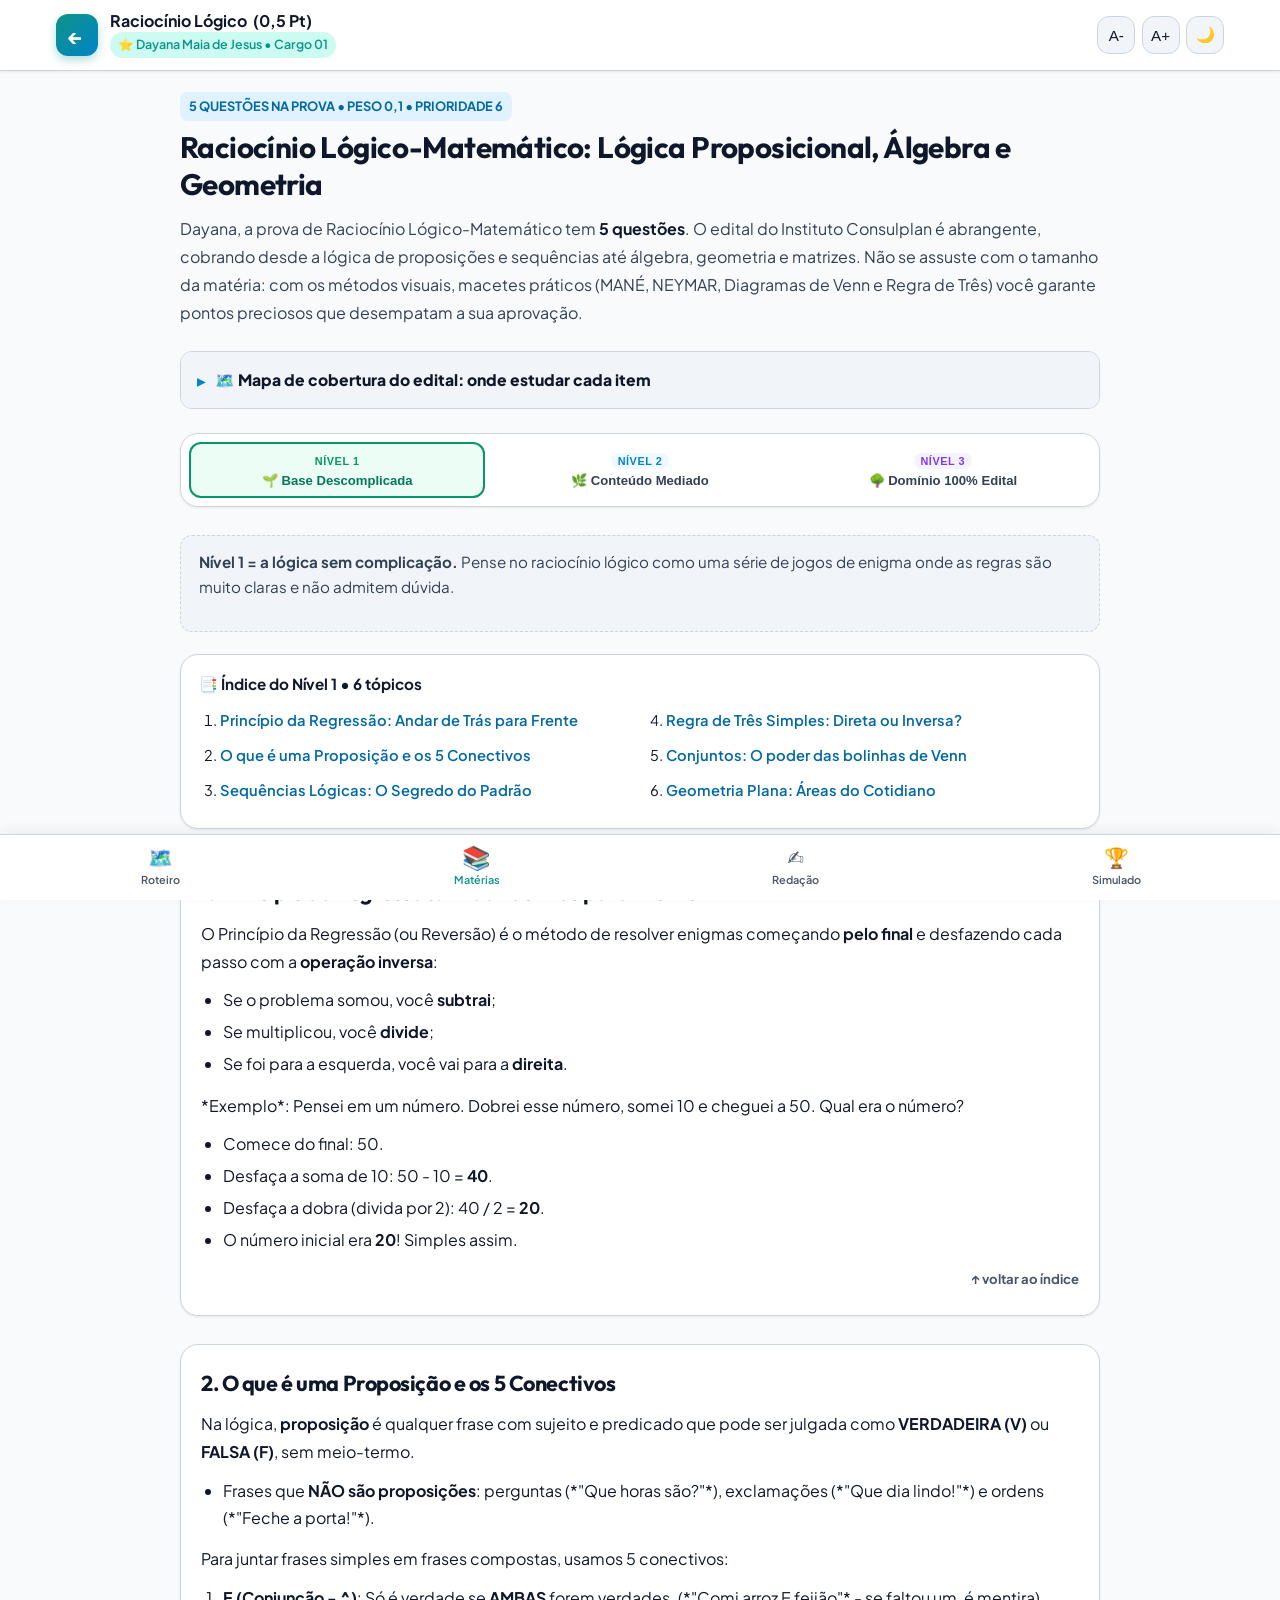
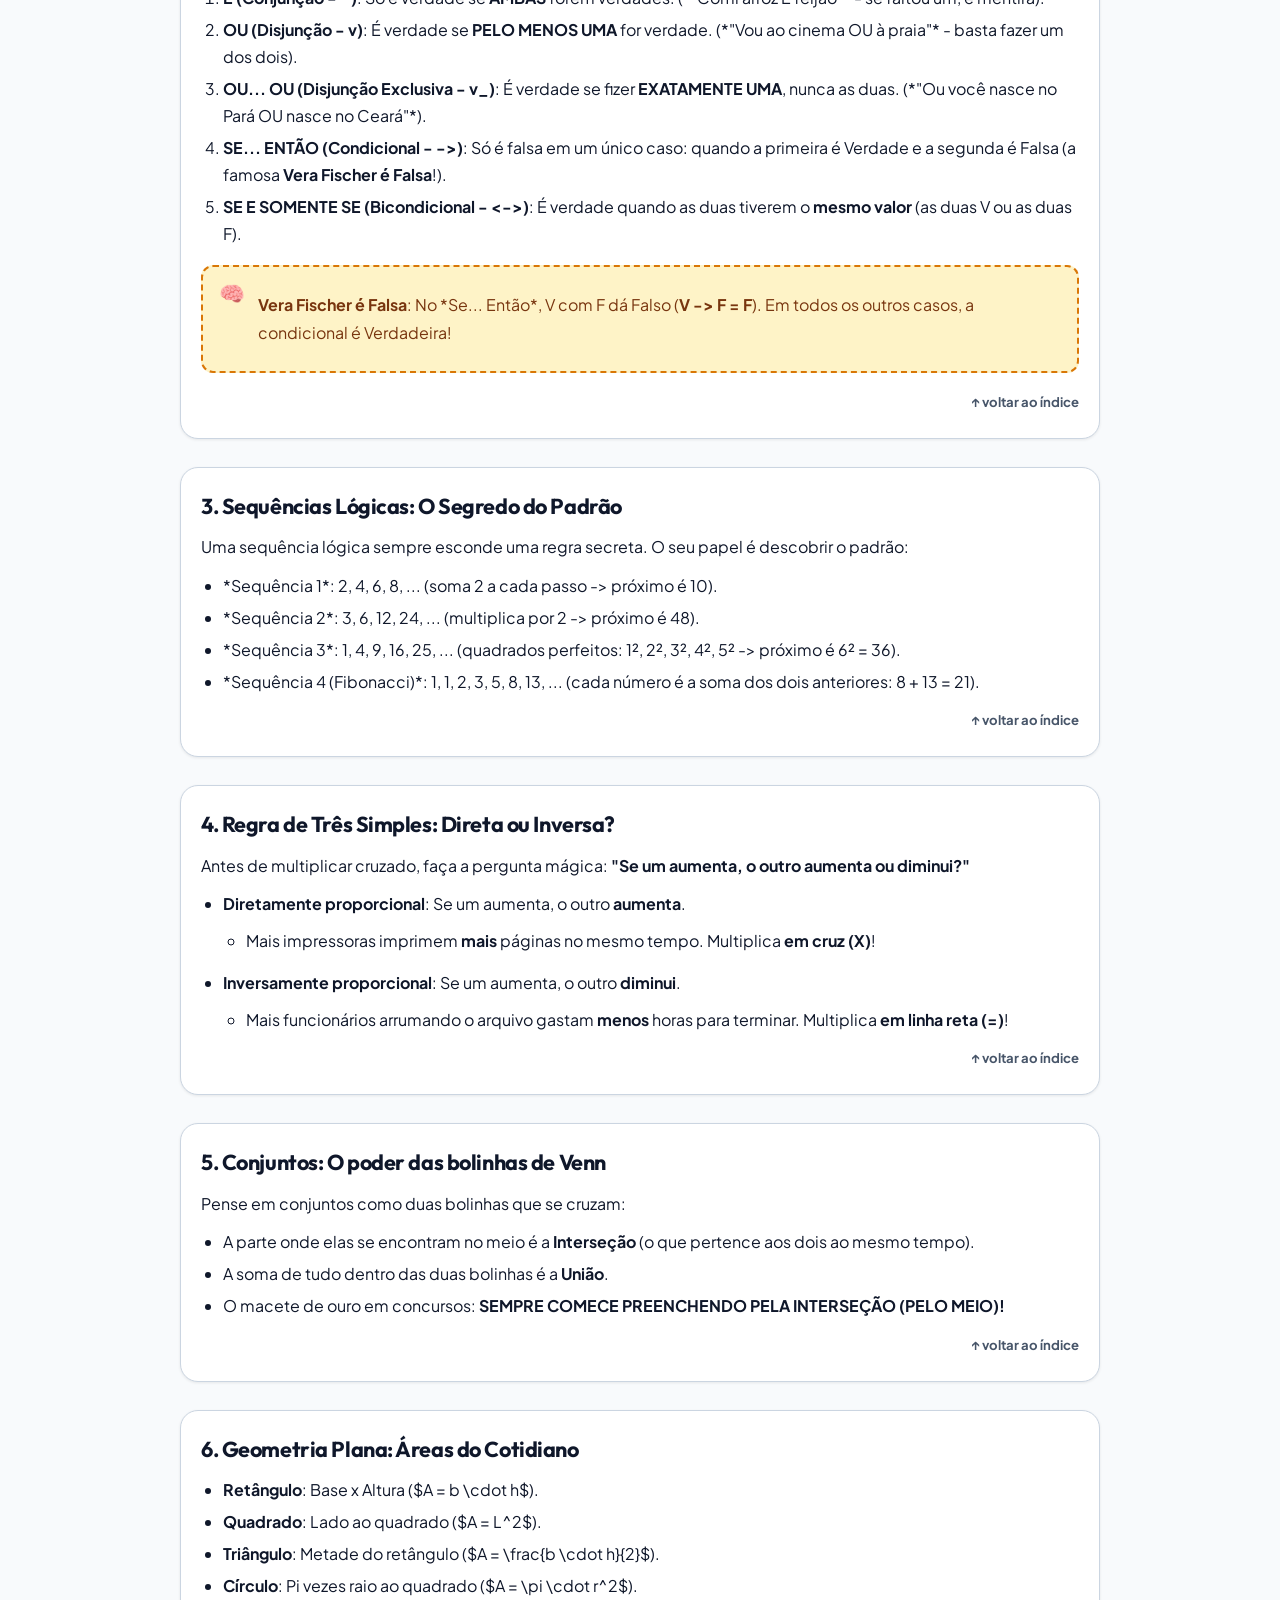
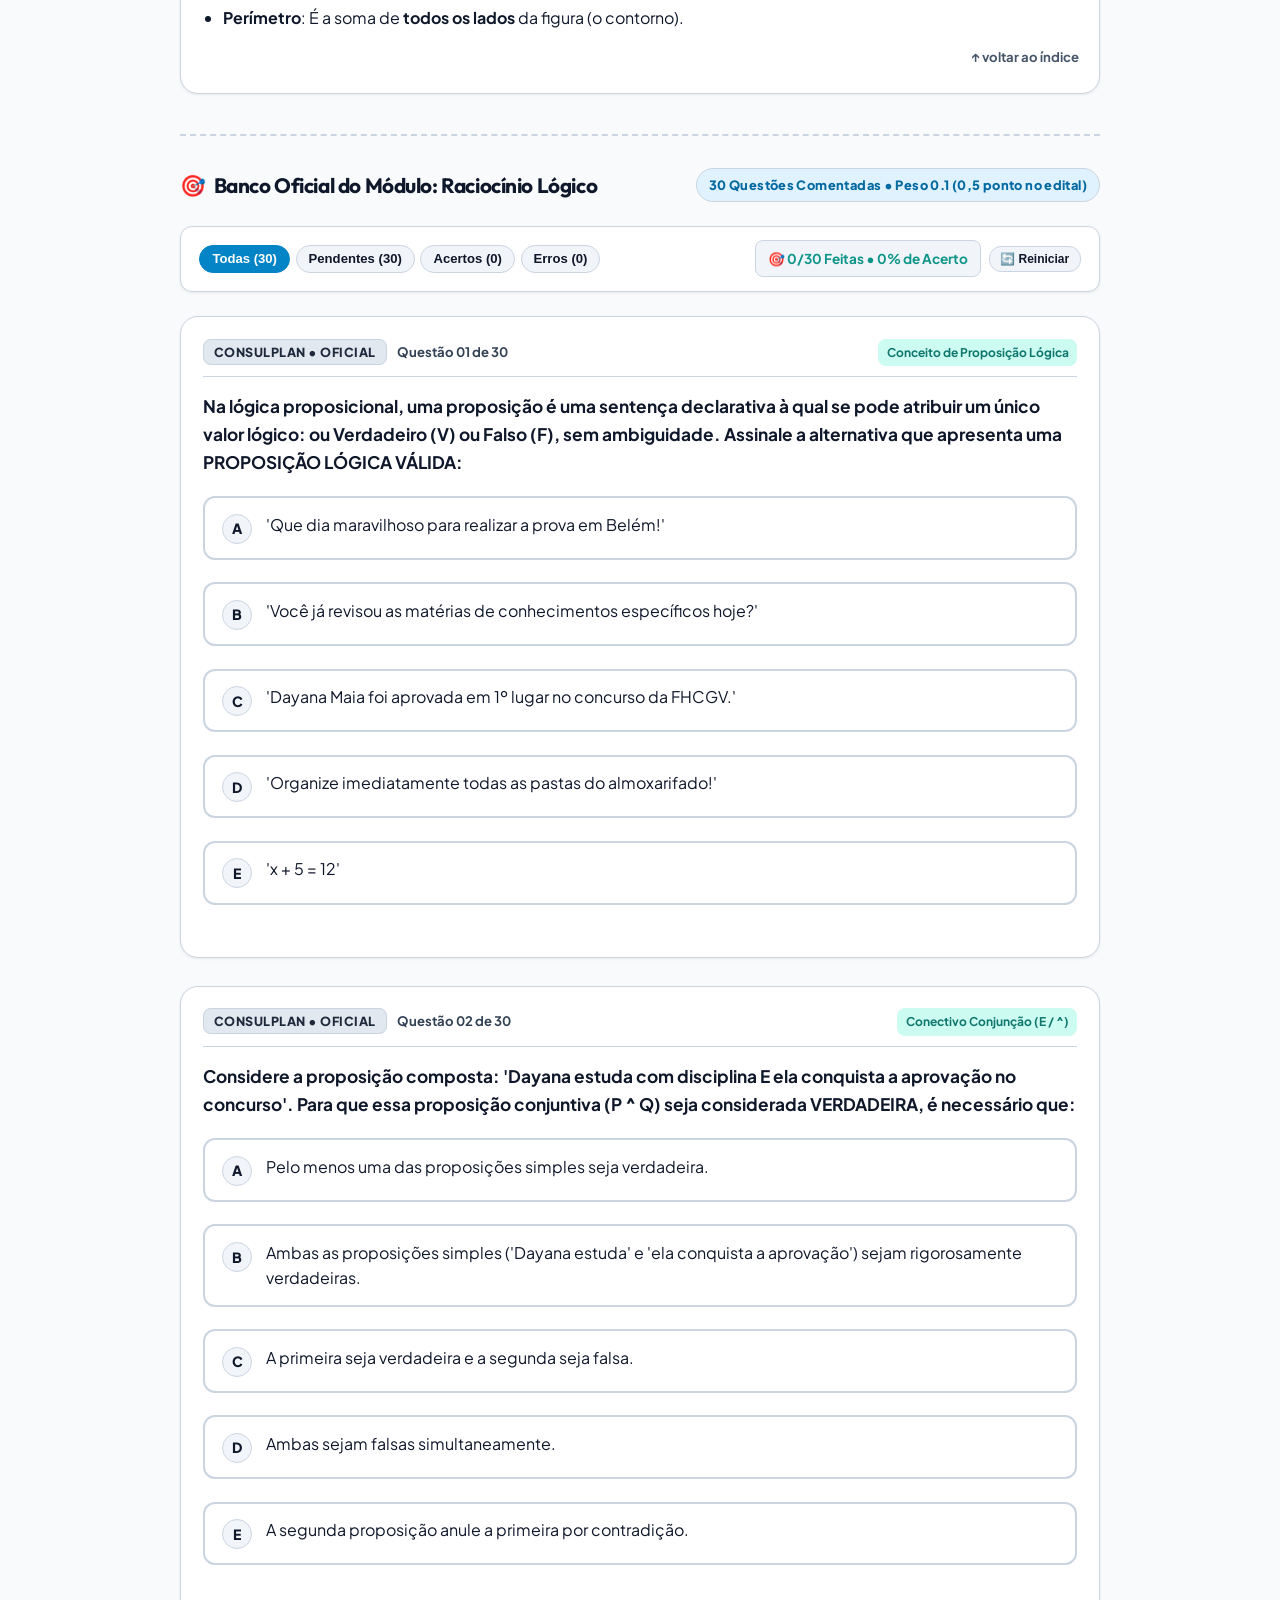
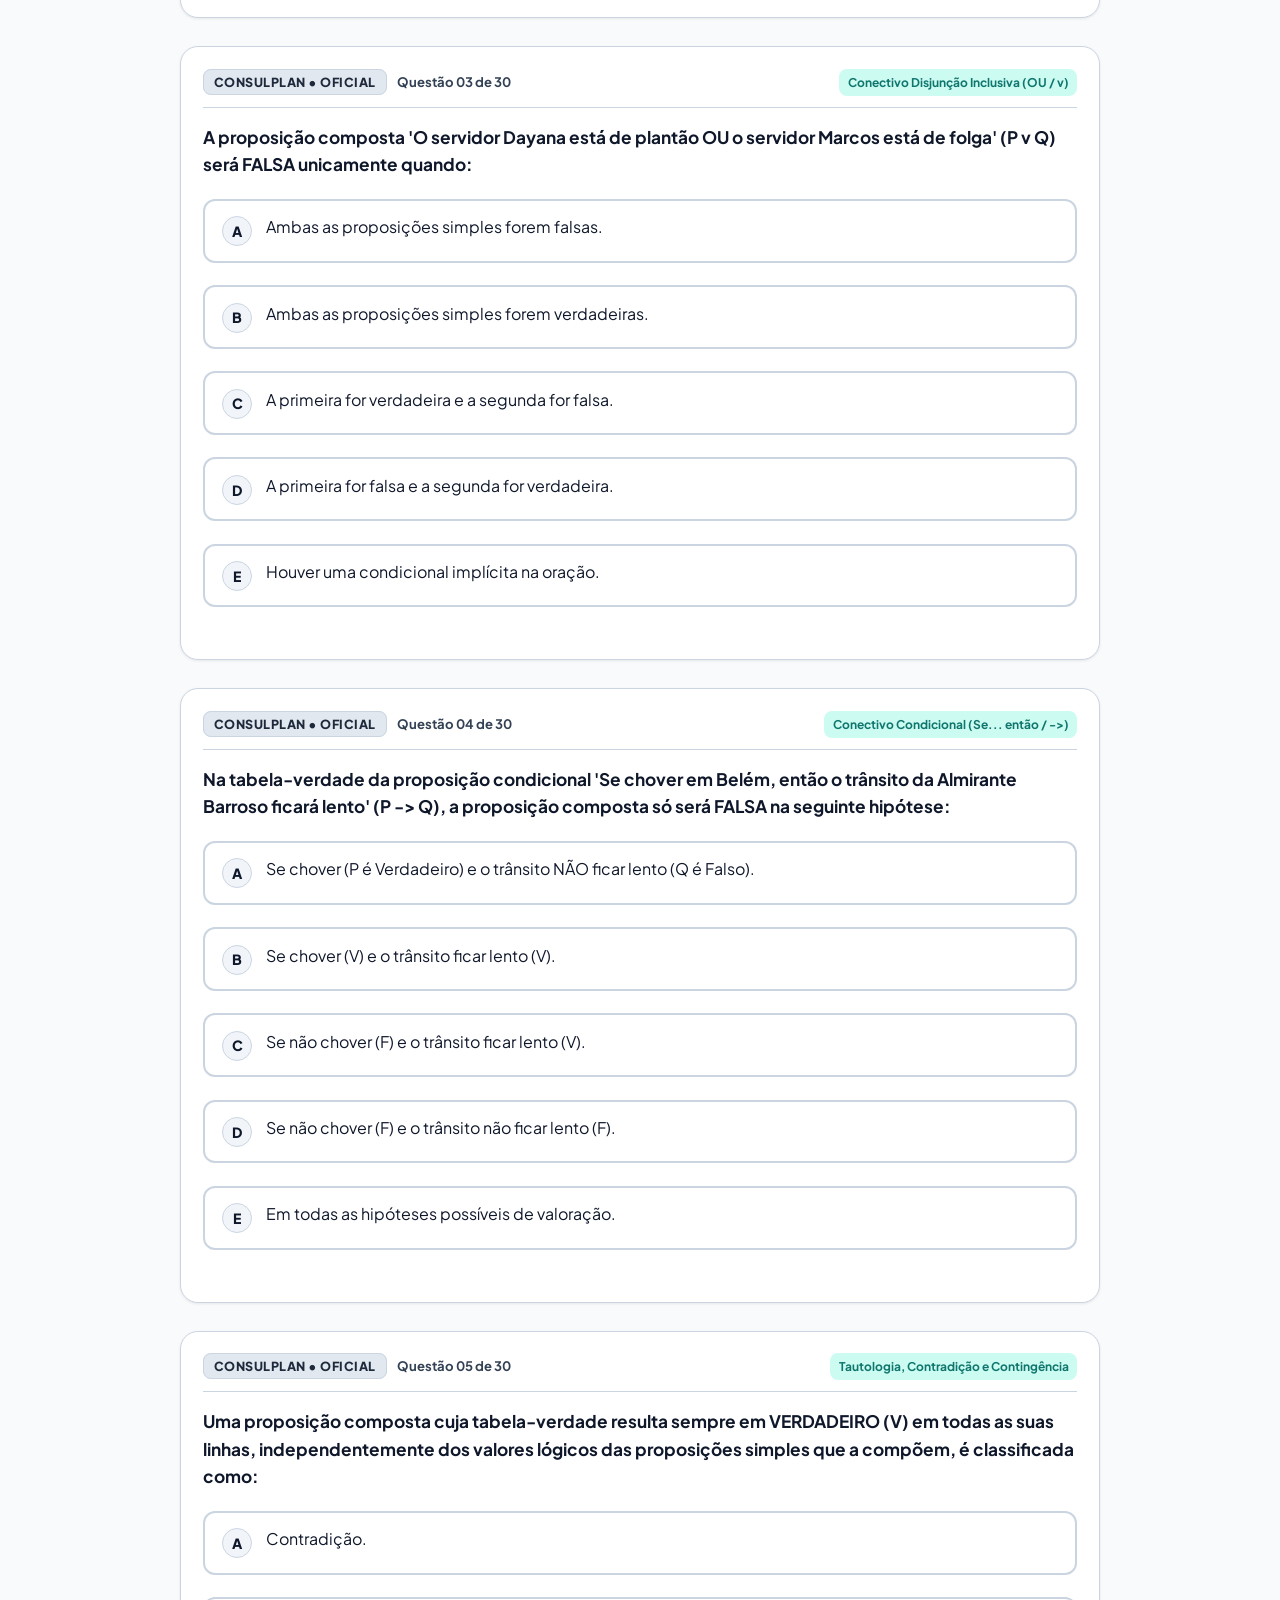
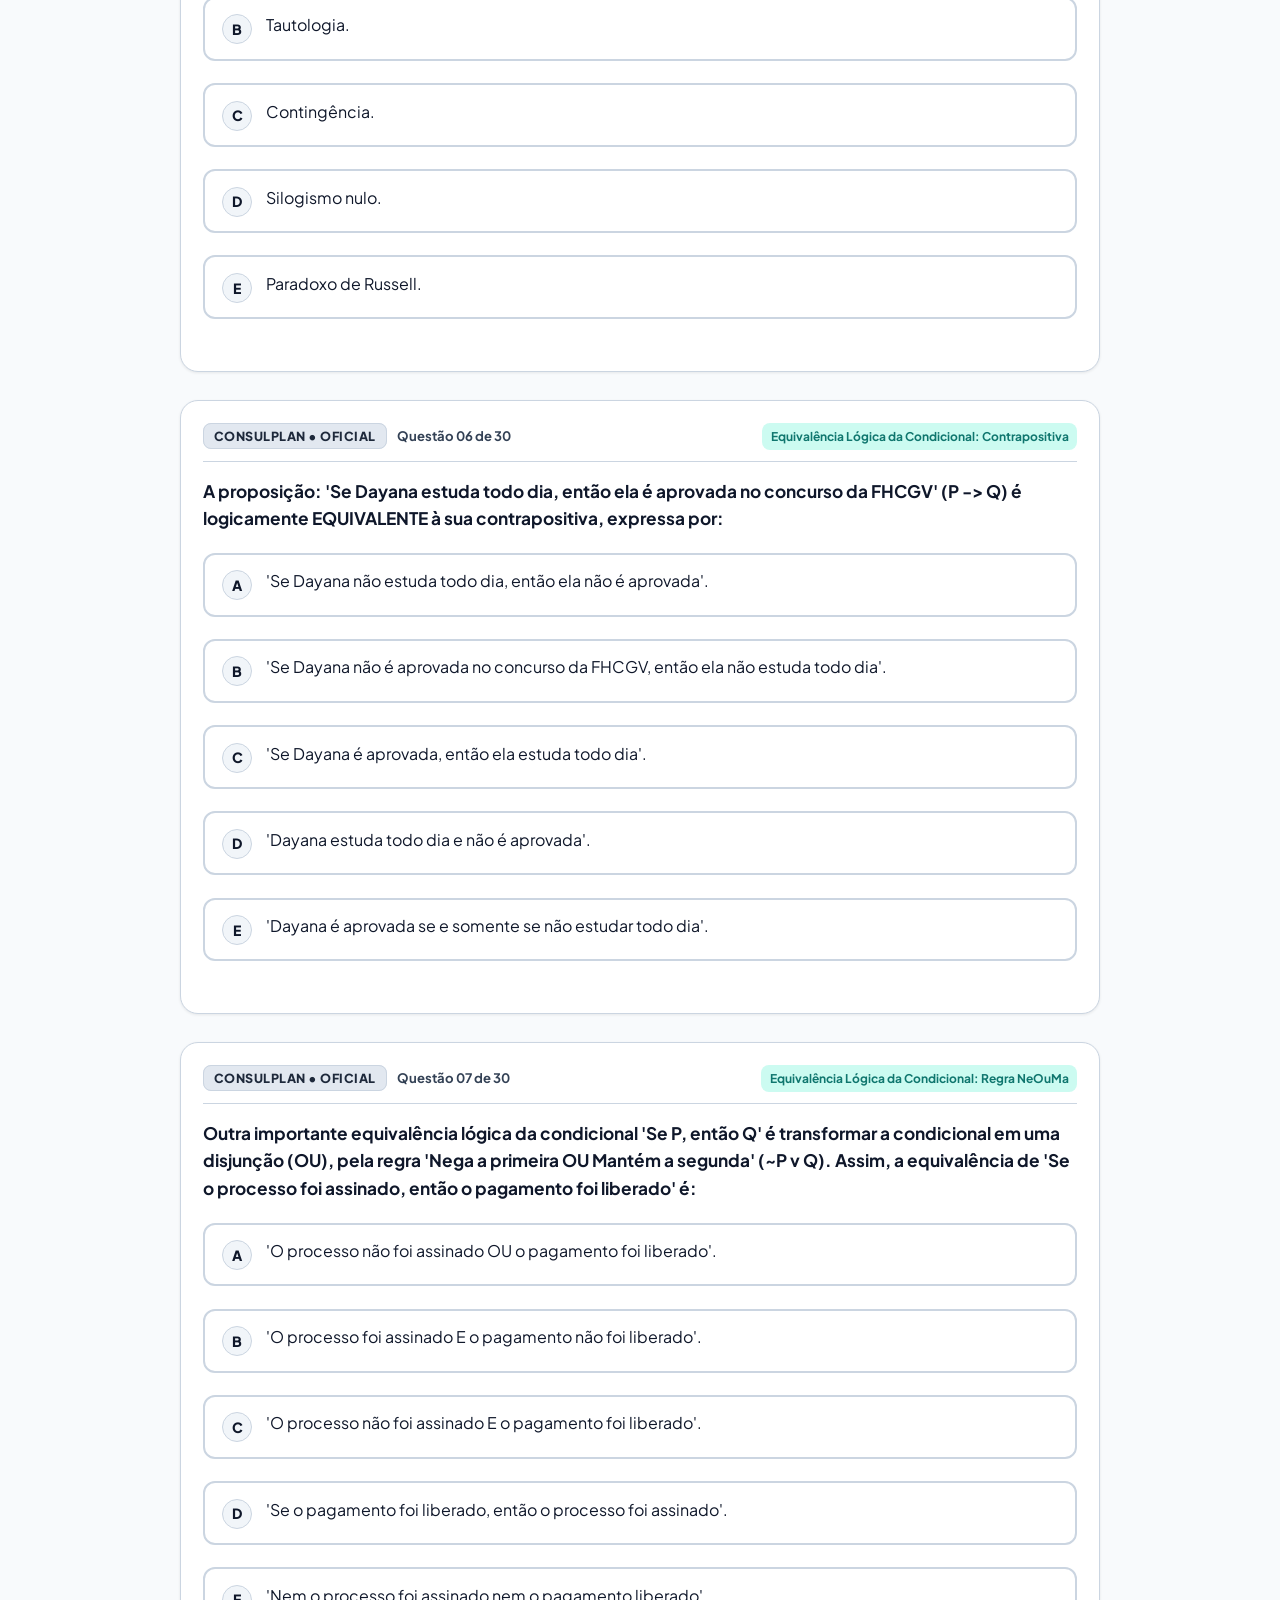
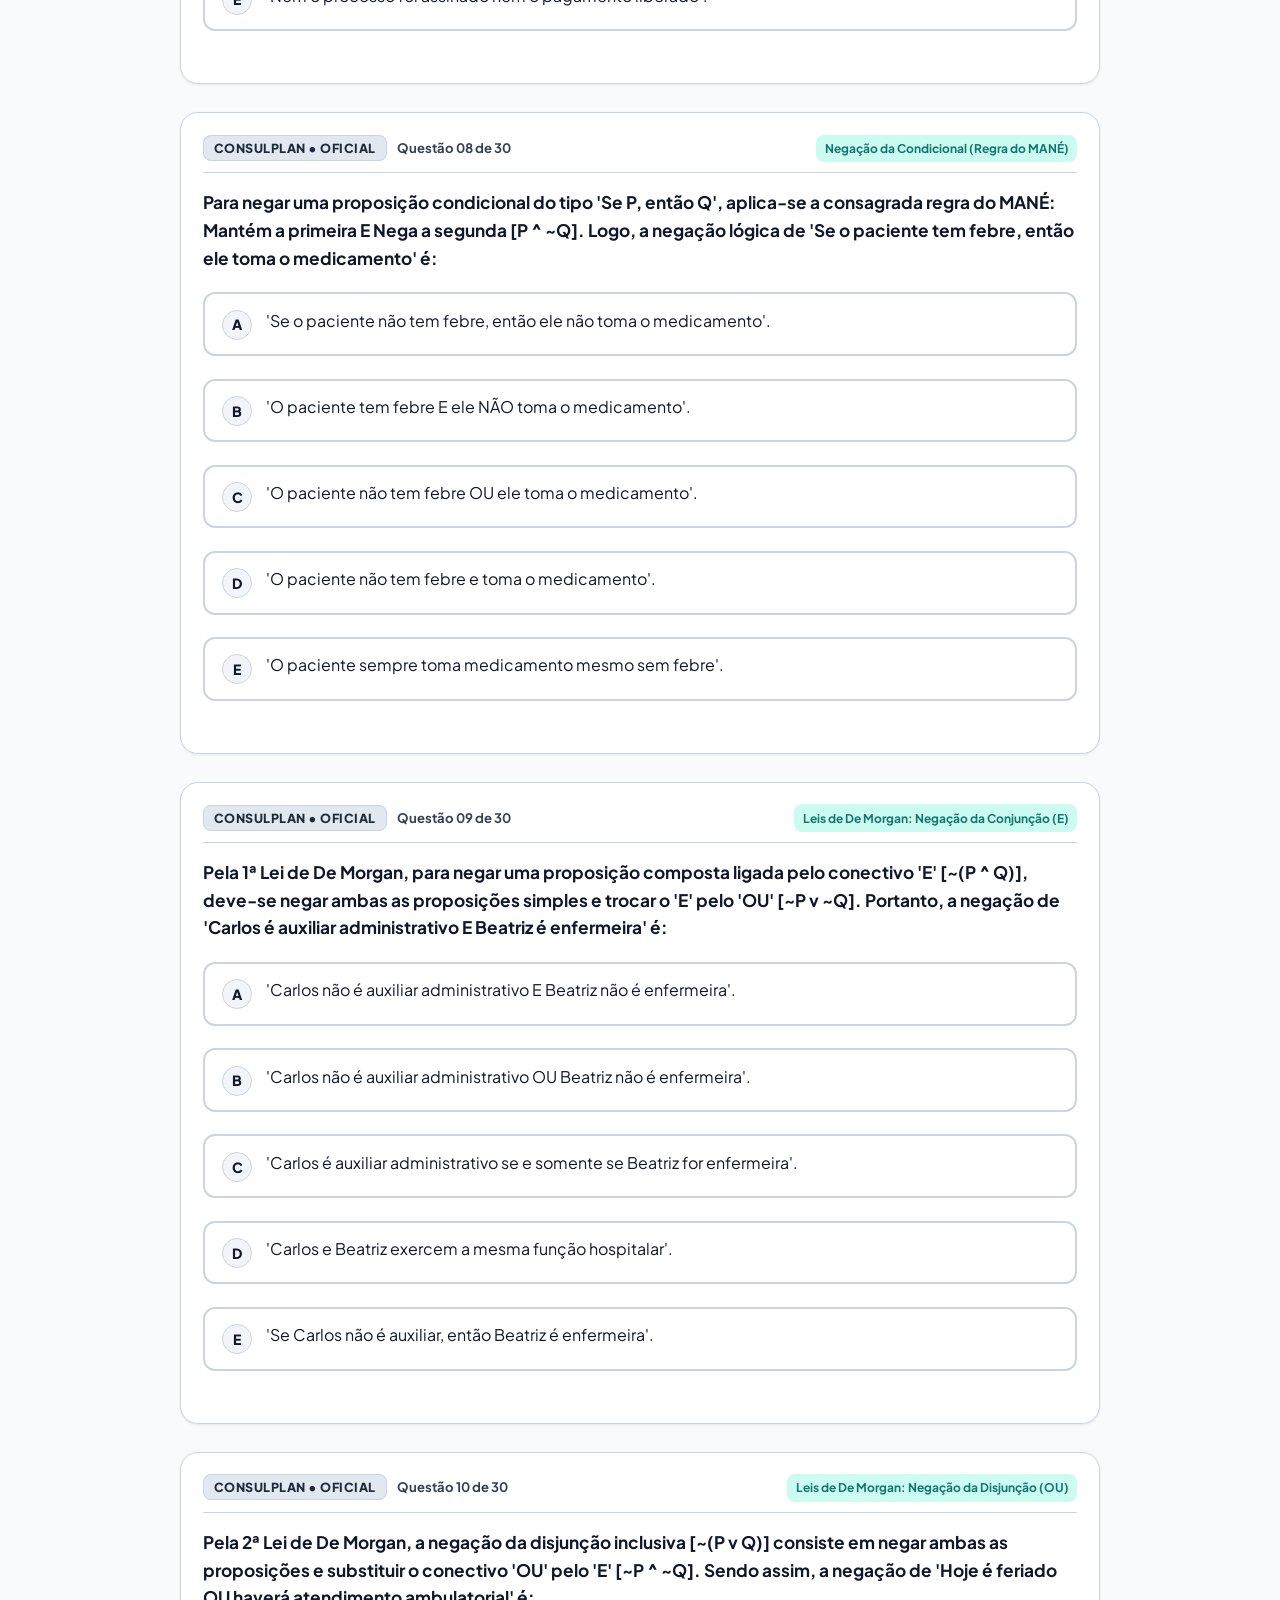
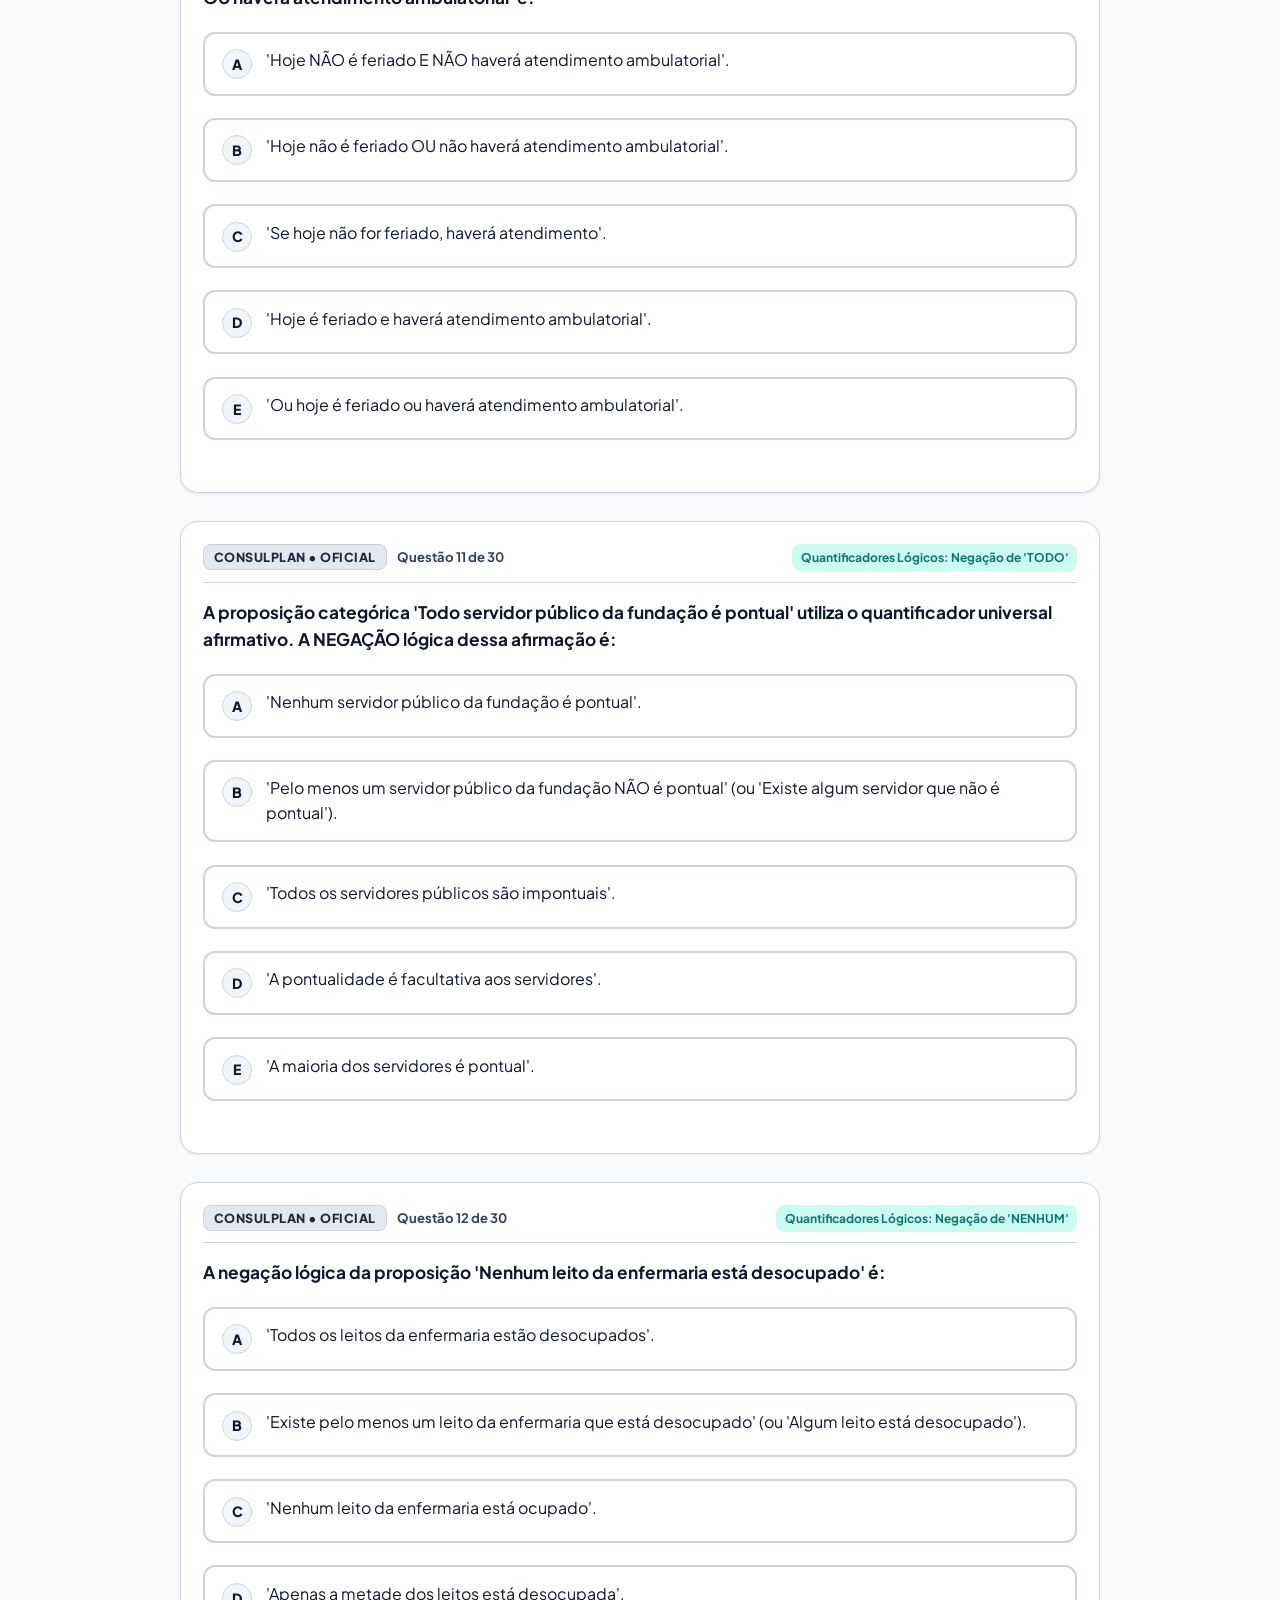
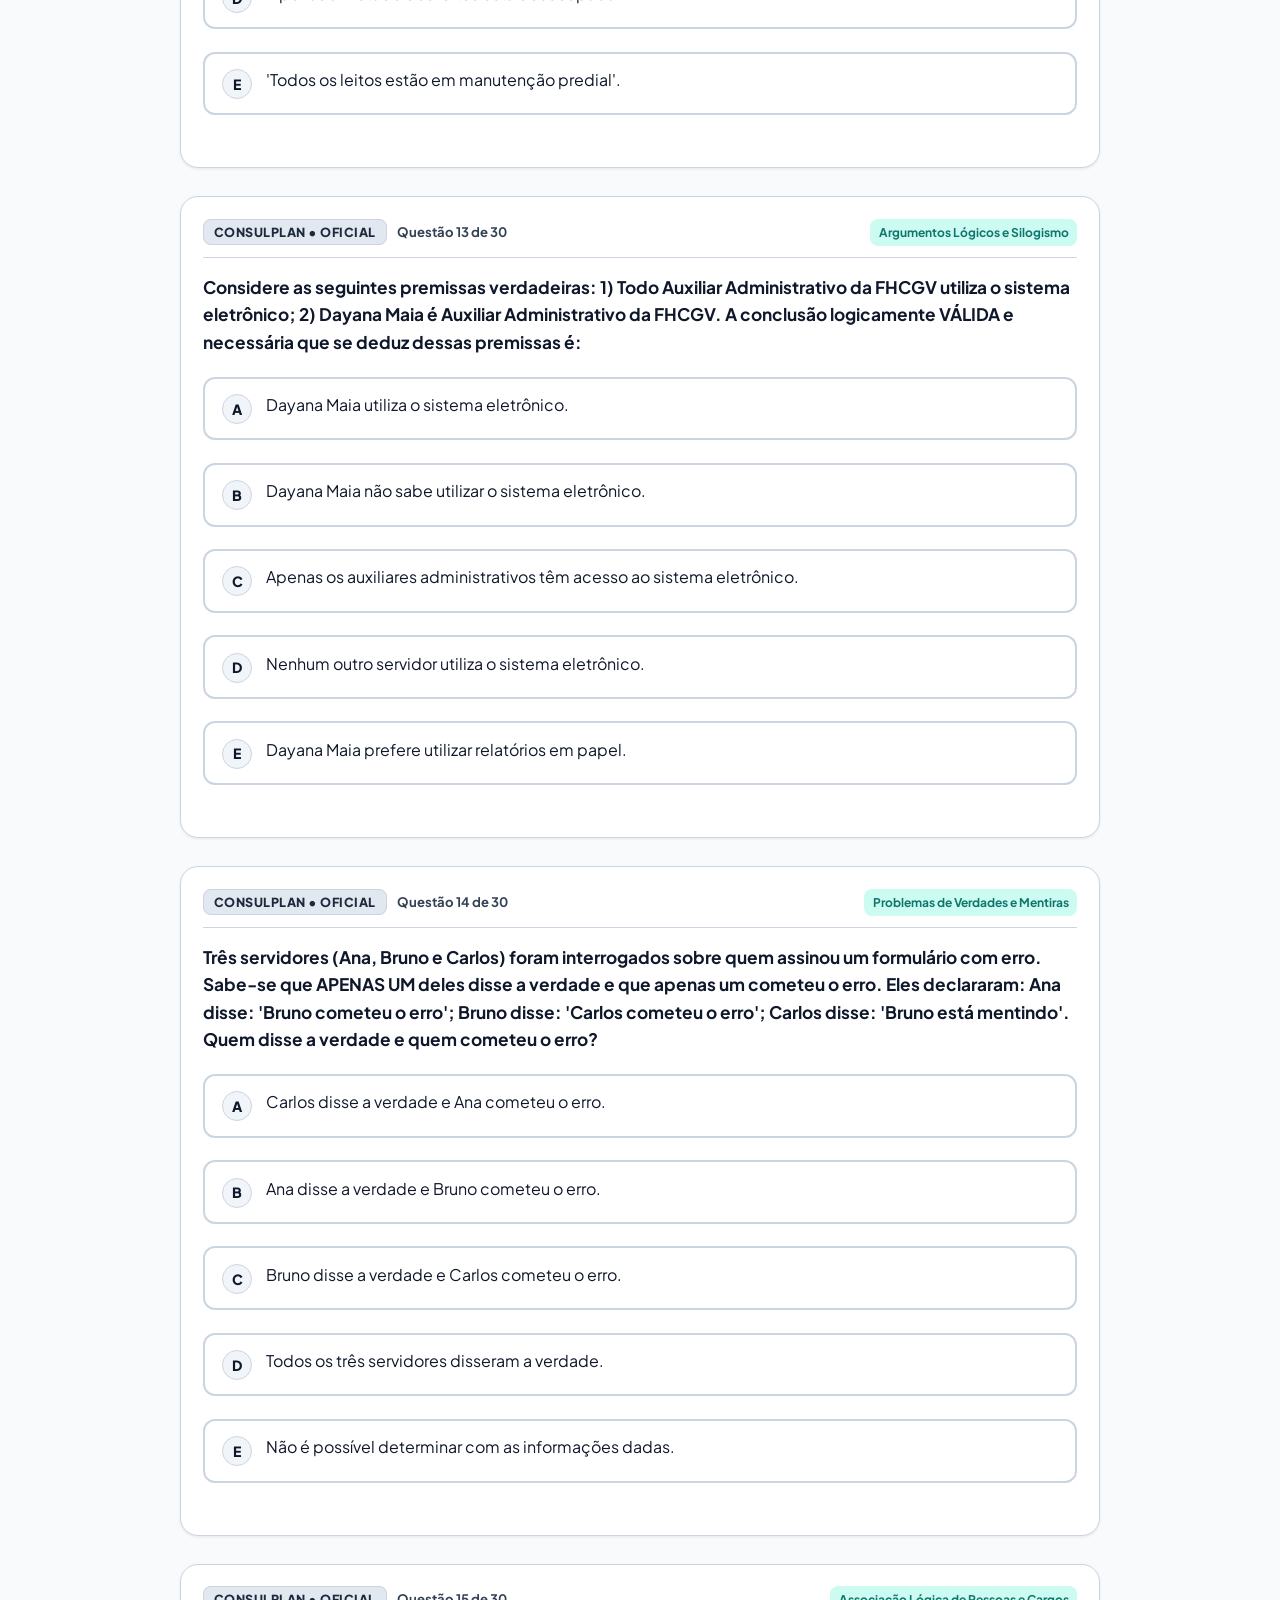
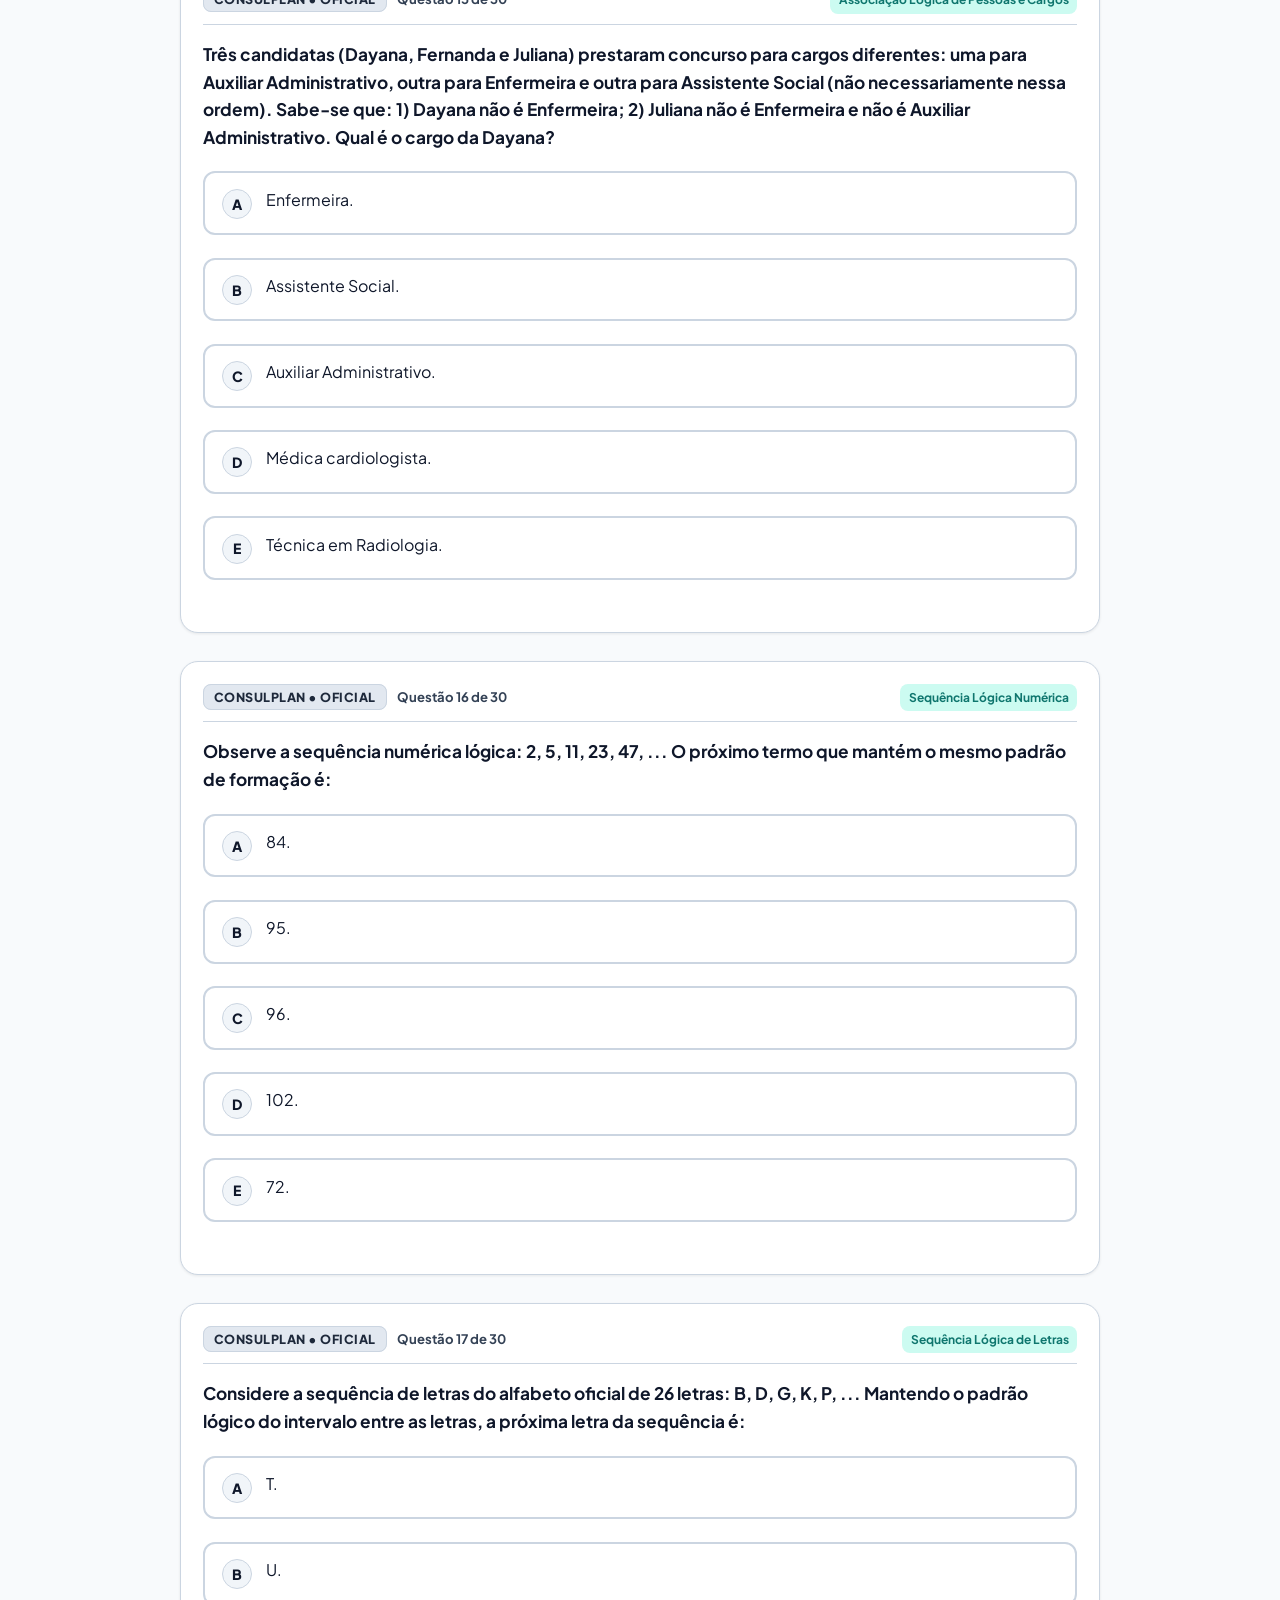
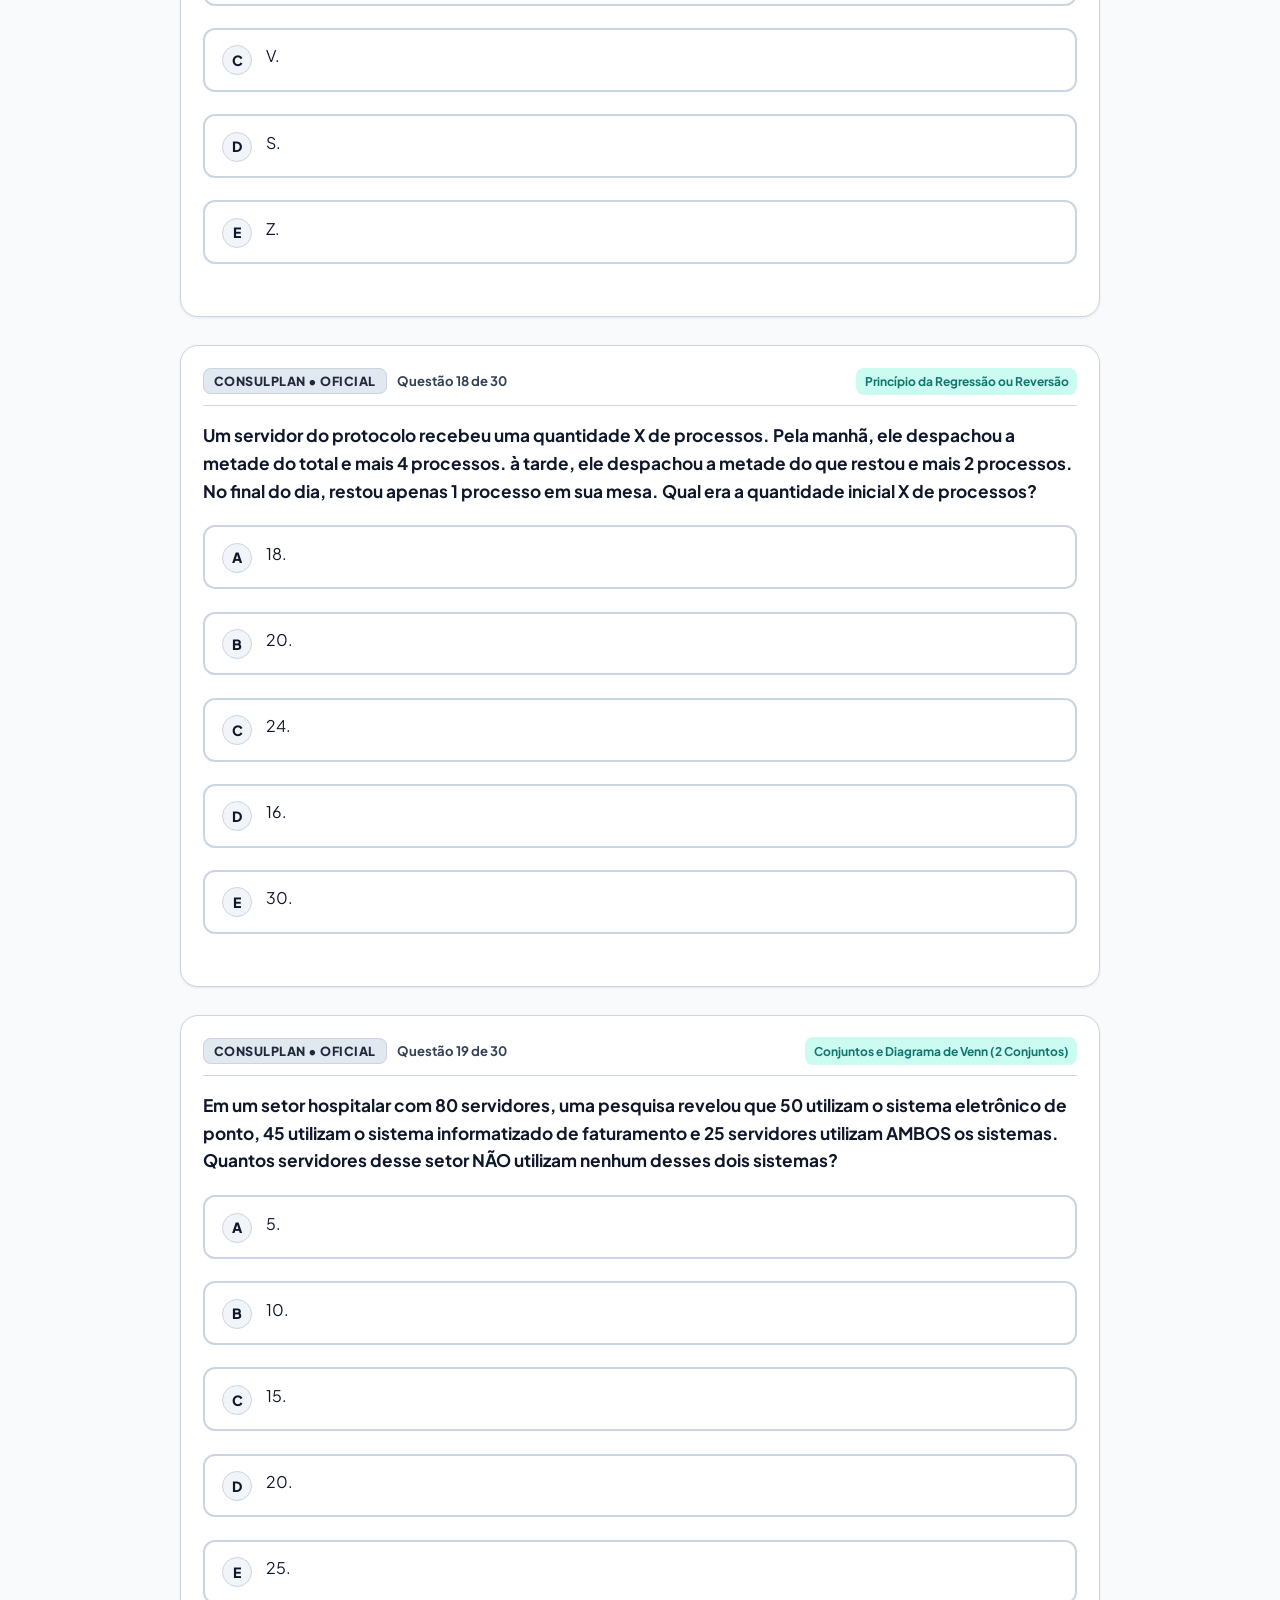
<file: modulo-rlm.html>
<!DOCTYPE html>
<html lang="pt-BR">
<head>
  <meta charset="UTF-8">
  <meta name="viewport" content="width=device-width, initial-scale=1.0">
  <title>Módulo Raciocínio Lógico | Dayana Maia - FHCGV Auxiliar Administrativo</title>
  <meta name="description" content="Módulo completo de Raciocínio Lógico-Matemático para o concurso FHCGV Cargo 01 (Consulplan): tabela-verdade, sequências, regra de três, combinatória, geometria e matrizes em 3 níveis.">
  <link rel="preconnect" href="https://fonts.googleapis.com">
  <link rel="preconnect" href="https://fonts.gstatic.com" crossorigin>
  <link href="https://fonts.googleapis.com/css2?family=Outfit:wght@400;600;700;800&family=Plus+Jakarta+Sans:wght@400;500;600;700&display=swap" rel="stylesheet">
  <link rel="stylesheet" href="css/style.css">
</head>
<body>

  <div id="scroll-progress-container"><div id="scroll-progress-bar"></div></div>

  <header class="site-header">
    <div class="header-container">
      <div class="brand-wrapper">
        <a href="materias.html" class="brand-icon" title="Voltar às matérias">←</a>
        <div class="brand-info">
          <div class="brand-title">Raciocínio Lógico <span>(0,5 Pt)</span></div>
          <span class="user-badge">⭐ Dayana Maia de Jesus • Cargo 01</span>
        </div>
      </div>
      <div class="header-actions">
        <button id="font-decrease" class="btn-icon" title="Diminuir fonte">A-</button>
        <button id="font-increase" class="btn-icon" title="Aumentar fonte">A+</button>
        <button id="theme-toggle" class="btn-icon" title="Alternar modo">🌙</button>
      </div>
    </div>
  </header>

  <main class="main-wrapper">
    <div class="reading-container">

      <div style="margin-bottom: 1.5rem;">
        <span class="badge badge-primary" style="font-size: 0.8rem; margin-bottom: 0.5rem;">5 QUESTÕES NA PROVA • PESO 0,1 • PRIORIDADE 6</span>
        <h1>Raciocínio Lógico-Matemático: Lógica Proposicional, Álgebra e Geometria</h1>
        <p style="color: var(--text-muted);">Dayana, a prova de Raciocínio Lógico-Matemático tem <strong>5 questões</strong>. O edital do Instituto Consulplan é abrangente, cobrando desde a lógica de proposições e sequências até álgebra, geometria e matrizes. Não se assuste com o tamanho da matéria: com os métodos visuais, macetes práticos (MANÉ, NEYMAR, Diagramas de Venn e Regra de Três) você garante pontos preciosos que desempatam a sua aprovação.</p>
      </div>

<details class="topic" style="margin-bottom:1.5rem"><summary>🗺️ Mapa de cobertura do edital: onde estudar cada item</summary><div class="topic-body"><div class="callout callout-tip"><div class="callout-icon">💡</div><div class="callout-body"><strong>Como estudar RLM para a Consulplan</strong><p>A Consulplan cobra principalmente: (1) <b>Tabela-Verdade e Negações de Proposições</b>; (2) <b>Sequências Lógicas</b>; (3) <b>Regra de Três e Razões Especiais</b>; (4) <b>Conjuntos e Diagramas de Venn</b>; e (5) <b>Geometria Plana Básica (áreas e perímetros)</b>. Os tópicos mais avançados (matrizes, trigonometria, polinômios) costumam aparecer com questões diretas de aplicação de fórmula.</p>
</div></div>
<div class="table-wrap"><table class="study-table"><thead><tr><th>Item do edital</th><th>Nível 1 (base)</th><th>Nível 2 (mediado)</th><th>Nível 3 (100%)</th></tr></thead><tbody><tr><td>Princípio da Regressão ou Reversão</td><td><a href="#n1-regressao">Andar de Trás pra Frente</a></td><td><a href="#n2-regressao">Problemas de Reversão</a></td><td><a href="#n3-regressao">Casos Avançados</a></td></tr><tr><td>Lógica Dedutiva, Argumentativa e Conectivos</td><td><a href="#n1-logica">Os 5 Conectivos</a></td><td><a href="#n2-logica">Tabelas-Verdade</a></td><td><a href="#n3-logica">Equivalências e Negações</a></td></tr><tr><td>Lógica Quantitativa e Sequências</td><td><a href="#n1-sequencias">Sequências</a></td><td><a href="#n2-sequencias">Padrões de Letras e Números</a></td><td><a href="#n3-sequencias">Sequências Complexas</a></td></tr><tr><td>Regra de Três Simples e Composta</td><td><a href="#n1-regra3">Proporções</a></td><td><a href="#n2-regra3">Método das Linhas</a></td><td><a href="#n3-regra3">Problemas de Concurso</a></td></tr><tr><td>Razões Especiais (Velocidade, Escala, Densidade)</td><td><a href="#n1-razoes">Razões do Cotidiano</a></td><td><a href="#n2-razoes">Fórmulas de Razões</a></td><td><a href="#n3-razoes">Divisão Proporcional</a></td></tr><tr><td>Conjuntos e Operações</td><td><a href="#n1-conjuntos">Bolinhas de Venn</a></td><td><a href="#n2-conjuntos">Operações e Problemas</a></td><td><a href="#n3-conjuntos">Diagramas de 3 Conjuntos</a></td></tr><tr><td>Progressões: PA e PG</td><td><a href="#n1-progressoes">Escadas de Números</a></td><td><a href="#n2-progressoes">Fórmulas de PA e PG</a></td><td><a href="#n3-progressoes">Somas e Aplicações</a></td></tr><tr><td>Análise Combinatória e Probabilidade</td><td><a href="#n1-combinatoria">Combinações</a></td><td><a href="#n2-combinatoria">Arranjo x Combinação</a></td><td><a href="#n3-combinatoria">Fórmulas e Probabilidade</a></td></tr><tr><td>Equações, Inequações e Funções de 1º e 2º Graus</td><td><a href="#n1-funcoes">Equações</a></td><td><a href="#n2-funcoes">Bhaskara e Vértice</a></td><td><a href="#n3-funcoes">Máximos e Mínimos</a></td></tr><tr><td>Geometria Plana e Espacial</td><td><a href="#n1-geometria">Áreas e Formas</a></td><td><a href="#n2-geometria">Áreas e Volumes</a></td><td><a href="#n3-geometria">Geometria da Prova</a></td></tr><tr><td>Trigonometria e Geometria Analítica</td><td><a href="#n1-trigo-analitica">Triângulos e Retas</a></td><td><a href="#n2-trigo-analitica">Seno, Cosseno e Retas</a></td><td><a href="#n3-trigo-analitica">Fórmulas Analíticas</a></td></tr><tr><td>Matrizes, Determinantes, Sistemas e Polinômios</td><td><a href="#n1-matrizes">Tabelas de Números</a></td><td><a href="#n2-matrizes">Sarrus e Escalonamento</a></td><td><a href="#n3-matrizes">Sistemas e Polinômios</a></td></tr></tbody></table></div>
<div class="callout callout-pegadinha"><div class="callout-icon">🚨</div><div class="callout-body"><strong>O Segredo de RLM</strong><p>A maioria dos candidatos perde tempo tentando resolver problemas lógicos na força bruta. Em RLM para concurso, <b>cada questão tem um método pronto</b>: se é negação de condicional, aplica o <b>MANÉ</b>; se é equivalência, aplica o <b>NEYMAR</b>; se é problema de pessoas em grupos, desenha o <b>Diagrama de Venn</b>.</p>
</div></div>
</div></details>

      <nav class="pedagogic-tabs" aria-label="Níveis de Estudo">
<button class="tab-btn active" data-level="1"><span class="tab-badge">Nível 1</span><span class="tab-name">🌱 Base Descomplicada</span></button>
<button class="tab-btn" data-level="2"><span class="tab-badge">Nível 2</span><span class="tab-name">🌿 Conteúdo Mediado</span></button>
<button class="tab-btn" data-level="3"><span class="tab-badge">Nível 3</span><span class="tab-name">🌳 Domínio 100% Edital</span></button>
      </nav>

<section id="level-content-1" class="level-content active">
<div class="level-intro"><p><b>Nível 1 = a lógica sem complicação.</b> Pense no raciocínio lógico como uma série de jogos de enigma onde as regras são muito claras e não admitem dúvida.</p>
</div>
<nav class="study-toc" id="topo-nivel-1"><strong>📑 Índice do Nível 1 • 6 tópicos</strong><ol><li><a href="#n1-regressao">Princípio da Regressão: Andar de Trás para Frente</a></li><li><a href="#n1-logica">O que é uma Proposição e os 5 Conectivos</a></li><li><a href="#n1-sequencias">Sequências Lógicas: O Segredo do Padrão</a></li><li><a href="#n1-regra3">Regra de Três Simples: Direta ou Inversa?</a></li><li><a href="#n1-conjuntos">Conjuntos: O poder das bolinhas de Venn</a></li><li><a href="#n1-geometria">Geometria Plana: Áreas do Cotidiano</a></li></ol></nav>
<article class="card-content" id="n1-regressao"><h2>1. Princípio da Regressão: Andar de Trás para Frente</h2>
<p>O Princípio da Regressão (ou Reversão) é o método de resolver enigmas começando <b>pelo final</b> e desfazendo cada passo com a <b>operação inversa</b>:</p>
<ul><li>Se o problema somou, você <b>subtrai</b>;</li><li>Se multiplicou, você <b>divide</b>;</li><li>Se foi para a esquerda, você vai para a <b>direita</b>.</li></ul>
<p>*Exemplo*: Pensei em um número. Dobrei esse número, somei 10 e cheguei a 50. Qual era o número?</p>
<ul><li>Comece do final: 50.</li><li>Desfaça a soma de 10: 50 - 10 = <b>40</b>.</li><li>Desfaça a dobra (divida por 2): 40 / 2 = <b>20</b>.</li><li>O número inicial era <b>20</b>! Simples assim.</li></ul>
<span class="back-to-top"><a href="#topo-nivel-1">↑ voltar ao índice</a></span></article>
<article class="card-content" id="n1-logica"><h2>2. O que é uma Proposição e os 5 Conectivos</h2>
<p>Na lógica, <b>proposição</b> é qualquer frase com sujeito e predicado que pode ser julgada como <b>VERDADEIRA (V)</b> ou <b>FALSA (F)</b>, sem meio-termo.</p>
<ul><li>Frases que <b>NÃO são proposições</b>: perguntas (*"Que horas são?"*), exclamações (*"Que dia lindo!"*) e ordens (*"Feche a porta!"*).</li></ul>
<p>Para juntar frases simples em frases compostas, usamos 5 conectivos:</p>
<ol><li><b>E (Conjunção - ^)</b>: Só é verdade se <b>AMBAS</b> forem verdades. (*"Comi arroz E feijão"* - se faltou um, é mentira).</li><li><b>OU (Disjunção - v)</b>: É verdade se <b>PELO MENOS UMA</b> for verdade. (*"Vou ao cinema OU à praia"* - basta fazer um dos dois).</li><li><b>OU... OU (Disjunção Exclusiva - v_)</b>: É verdade se fizer <b>EXATAMENTE UMA</b>, nunca as duas. (*"Ou você nasce no Pará OU nasce no Ceará"*).</li><li><b>SE... ENTÃO (Condicional - -&gt;)</b>: Só é falsa em um único caso: quando a primeira é Verdade e a segunda é Falsa (a famosa <b>Vera Fischer é Falsa</b>!).</li><li><b>SE E SOMENTE SE (Bicondicional - &lt;-&gt;)</b>: É verdade quando as duas tiverem o <b>mesmo valor</b> (as duas V ou as duas F).</li></ol>
<div class="mnemonic"><div><p><b>Vera Fischer é Falsa</b>: No *Se... Então*, V com F dá Falso (<b>V -&gt; F = F</b>). Em todos os outros casos, a condicional é Verdadeira!</p>
</div></div>
<span class="back-to-top"><a href="#topo-nivel-1">↑ voltar ao índice</a></span></article>
<article class="card-content" id="n1-sequencias"><h2>3. Sequências Lógicas: O Segredo do Padrão</h2>
<p>Uma sequência lógica sempre esconde uma regra secreta. O seu papel é descobrir o padrão:</p>
<ul><li>*Sequência 1*: 2, 4, 6, 8, ... (soma 2 a cada passo -&gt; próximo é 10).</li><li>*Sequência 2*: 3, 6, 12, 24, ... (multiplica por 2 -&gt; próximo é 48).</li><li>*Sequência 3*: 1, 4, 9, 16, 25, ... (quadrados perfeitos: 1², 2², 3², 4², 5² -&gt; próximo é 6² = 36).</li><li>*Sequência 4 (Fibonacci)*: 1, 1, 2, 3, 5, 8, 13, ... (cada número é a soma dos dois anteriores: 8 + 13 = 21).</li></ul>
<span class="back-to-top"><a href="#topo-nivel-1">↑ voltar ao índice</a></span></article>
<article class="card-content" id="n1-regra3"><h2>4. Regra de Três Simples: Direta ou Inversa?</h2>
<p>Antes de multiplicar cruzado, faça a pergunta mágica: <b>"Se um aumenta, o outro aumenta ou diminui?"</b></p>
<ul><li><b>Diretamente proporcional</b>: Se um aumenta, o outro <b>aumenta</b>.<ul><li>Mais impressoras imprimem <b>mais</b> páginas no mesmo tempo. Multiplica <b>em cruz (X)</b>!</li></ul></li><li><b>Inversamente proporcional</b>: Se um aumenta, o outro <b>diminui</b>.<ul><li>Mais funcionários arrumando o arquivo gastam <b>menos</b> horas para terminar. Multiplica <b>em linha reta (=)</b>!</li></ul></li></ul>
<span class="back-to-top"><a href="#topo-nivel-1">↑ voltar ao índice</a></span></article>
<article class="card-content" id="n1-conjuntos"><h2>5. Conjuntos: O poder das bolinhas de Venn</h2>
<p>Pense em conjuntos como duas bolinhas que se cruzam:</p>
<ul><li>A parte onde elas se encontram no meio é a <b>Interseção</b> (o que pertence aos dois ao mesmo tempo).</li><li>A soma de tudo dentro das duas bolinhas é a <b>União</b>.</li><li>O macete de ouro em concursos: <b>SEMPRE COMECE PREENCHENDO PELA INTERSEÇÃO (PELO MEIO)!</b></li></ul>
<span class="back-to-top"><a href="#topo-nivel-1">↑ voltar ao índice</a></span></article>
<article class="card-content" id="n1-geometria"><h2>6. Geometria Plana: Áreas do Cotidiano</h2>
<ul><li><b>Retângulo</b>: Base x Altura ($A = b \cdot h$).</li><li><b>Quadrado</b>: Lado ao quadrado ($A = L^2$).</li><li><b>Triângulo</b>: Metade do retângulo ($A = \frac{b \cdot h}{2}$).</li><li><b>Círculo</b>: Pi vezes raio ao quadrado ($A = \pi \cdot r^2$).</li><li><b>Perímetro</b>: É a soma de <b>todos os lados</b> da figura (o contorno).</li></ul>
<span class="back-to-top"><a href="#topo-nivel-1">↑ voltar ao índice</a></span></article>
</section>

<section id="level-content-2" class="level-content">
<div class="level-intro"><p><b>Nível 2 = métodos estruturados de resolução.</b> Domine as leis de De Morgan, as equivalências lógicas, a regra de três composta e as fórmulas de contagem e probabilidade.</p>
</div>
<nav class="study-toc" id="topo-nivel-2"><strong>📑 Índice do Nível 2 • 7 tópicos</strong><ol><li><a href="#n2-logica">Tabelas-Verdade Completas dos Conectivos</a></li><li><a href="#n2-logica-regras">Negações e Equivalências Lógicas Sagradas</a></li><li><a href="#n2-regra3">Regra de Três Composta: O Método Processo x Produto</a></li><li><a href="#n2-razoes">Razões Especiais e Divisão Proporcional</a></li><li><a href="#n2-combinatoria">Análise Combinatória: Princípio Fundamental, Arranjo e Combinação</a></li><li><a href="#n2-progressoes">Progressões: PA e PG</a></li><li><a href="#n2-funcoes">Equações e Funções de 1º e 2º Graus</a></li></ol></nav>
<article class="card-content" id="n2-logica"><h2>1. Tabelas-Verdade Completas dos Conectivos</h2>
<div class="table-wrap"><table class="study-table"><thead><tr><th>p</th><th>q</th><th>p ^ q (E)</th><th>p v q (OU)</th><th>p v_ q (OU...OU)</th><th>p -&gt; q (SE...ENTÃO)</th><th>p &lt;-&gt; q (SE E SOMENTE SE)</th></tr></thead><tbody><tr><td>V</td><td>V</td><td><b>V</b></td><td><b>V</b></td><td>F</td><td><b>V</b></td><td><b>V</b></td></tr><tr><td>V</td><td>F</td><td>F</td><td><b>V</b></td><td><b>V</b></td><td><b>F</b></td><td>F</td></tr><tr><td>F</td><td>V</td><td>F</td><td><b>V</b></td><td><b>V</b></td><td><b>V</b></td><td>F</td></tr><tr><td>F</td><td>F</td><td>F</td><td>F</td><td>F</td><td><b>V</b></td><td><b>V</b></td></tr></tbody></table></div>
<h3>Propriedades das Proposições:</h3>
<ul><li><b>Tautologia</b>: Proposição composta que é <b>SEMPRE VERDADEIRA</b>, independente dos valores das partes.</li><li><b>Contradição</b>: Proposição composta que é <b>SEMPRE FALSA</b>.</li><li><b>Contingência</b>: Proposição composta que pode ser verdadeira ou falsa, dependendo dos casos.</li></ul>
<span class="back-to-top"><a href="#topo-nivel-2">↑ voltar ao índice</a></span></article>
<article class="card-content" id="n2-logica-regras"><h2>2. Negações e Equivalências Lógicas Sagradas</h2>
<h3>1. Negação de Proposições Compostas:</h3>
<ul><li><b>Negação do E e do OU (Leis de De Morgan)</b>:<ul><li>$\sim(p \land q) \equiv \sim p \lor \sim q$ (Nega a primeira, nega a segunda e troca o E pelo OU).</li><li>$\sim(p \lor q) \equiv \sim p \land \sim q$ (Nega a primeira, nega a segunda e troca o OU pelo E).</li></ul></li><li><b>Negação da Condicional (Método MANÉ)</b>:<ul><li>$\sim(p \to q) \equiv p \land \sim q$ (<b>MA</b>ntém a primeira <b>E</b> <b>NE</b>ga a segunda).</li><li>*Frase*: "Se estudo, passo." -&gt; Negação: *"Estudo E não passo"*.</li></ul></li></ul>
<h3>2. Equivalências da Condicional:</h3>
<ul><li><b>Contrapositiva</b>: $p \to q \equiv \sim q \to \sim p$ (Inverte tudo e nega tudo!).<ul><li>*Frase*: "Se chove, a rua molha" $\equiv$ *"Se a rua não molha, não chove"*.</li></ul></li><li><b>Equivalência com OU (Método NEYMAR)</b>:<ul><li>$p \to q \equiv \sim p \lor q$ (<b>NE</b>ga a primeira <b>OU</b> <b>MA</b>ntém a segunda).</li><li>*Frase*: "Se corro, canso" $\equiv$ *"Não corro OU canso"*.</li></ul></li></ul>
<h3>3. Negação de Quantificadores Lógicos (Todo, Algum, Nenhum):</h3>
<ul><li>A negação de <b>"TODO A é B"</b> é: <b>"ALGUM A NÃO É B"</b> (ou "Pelo menos um A não é B" / "Existe A que não é B").<ul><li>Mnemônico: <b>PEA + NÃO</b> (<b>P</b>elo menos um, <b>E</b>xiste, <b>A</b>lgum + palavra <b>NÃO</b>).</li><li>*Pegadinha fatal*: A negação de "Todos os servidores são pontuais" <b>NÃO É</b> "Nenhum servidor é pontual". É: *"Pelo menos um servidor não é pontual"*.</li></ul></li><li>A negação de <b>"NENHUM A é B"</b> é: <b>"ALGUM A É B"</b>.</li></ul>
<span class="back-to-top"><a href="#topo-nivel-2">↑ voltar ao índice</a></span></article>
<article class="card-content" id="n2-regra3"><h2>3. Regra de Três Composta: O Método Processo x Produto</h2>
<p>Em vez de quebrar a cabeça com setas para cima e para baixo, separe as grandezas em dois grupos:</p>
<ol><li><b>PROCESSO</b>: Os elementos que trabalham para produzir algo (pessoas, máquinas, horas por dia, dias, eficiência).</li><li><b>PRODUTO</b>: O resultado final da ação (peças feitas, metros de muro, relatórios digitados, atendimentos concluídos).</li></ol>
<p>Monte o diagrama com as grandezas do processo na esquerda e o produto na direita, traçando duas retas que se cruzam antes do produto: $$\text{Linha 1: } \text{Pessoas}_1 \times \text{Dias}_1 \times \text{Horas}_1 \longrightarrow \text{Produto}_1$$ $$\text{Linha 2: } \text{Pessoas}_2 \times \text{Dias}_2 \times \text{Horas}_2 \longrightarrow \text{Produto}_2$$ Multiplica os dados do processo pela linha reta e, ao chegar no produto, cruza com a linha oposta: $$\text{Pessoas}_1 \cdot \text{Dias}_1 \cdot \text{Horas}_1 \cdot \text{Produto}_2 = \text{Pessoas}_2 \cdot \text{Dias}_2 \cdot \text{Horas}_2 \cdot \text{Produto}_1$$ Dessa forma, nunca mais você errará uma questão de regra de três composta!</p>
<span class="back-to-top"><a href="#topo-nivel-2">↑ voltar ao índice</a></span></article>
<article class="card-content" id="n2-razoes"><h2>4. Razões Especiais e Divisão Proporcional</h2>
<ul><li><b>Velocidade Média</b>: $V_m = \frac{\Delta S}{\Delta t}$ (distância dividida pelo tempo).</li><li><b>Densidade Demográfica</b>: $D = \frac{\text{População}}{\text{Área}}$.</li><li><b>Escala</b>: $E = \frac{\text{Comprimento no Desenho}}{\text{Comprimento Real}}$ (sempre na mesma unidade de medida!).</li><li><b>Divisão em Partes Diretamente Proporcionais</b>:<ul><li>Para dividir R$ 1.200 entre A e B proporcional a 2 e 4:</li><li>Constante de proporcionalidade $k$: $2k + 4k = 1.200 \implies 6k = 1.200 \implies k = 200$.</li><li>Parte de A = $2 \cdot 200 = \text{R\$} 400$; Parte de B = $4 \cdot 200 = \text{R\$} 800$.</li></ul></li></ul>
<span class="back-to-top"><a href="#topo-nivel-2">↑ voltar ao índice</a></span></article>
<article class="card-content" id="n2-combinatoria"><h2>5. Análise Combinatória: Princípio Fundamental, Arranjo e Combinação</h2>
<p>Para saber qual fórmula usar em problemas de agrupamento, faça a pergunta de ouro: <b>A ORDEM IMPORTA?</b></p>
<div class="table-wrap"><table class="study-table"><thead><tr><th>Situação</th><th>A ordem importa?</th><th>Exemplo</th><th>Fórmula</th></tr></thead><tbody><tr><td><b>Arranjo</b></td><td><b>SIM</b> (muda quem é o 1º e o 2º)</td><td>Escolha de Presidente e Vice; senhas numéricas</td><td>$A_{n, p} = \frac{n!}{(n - p)!}$</td></tr><tr><td><b>Combinação</b></td><td><b>NÃO</b> (o grupo é o mesmo)</td><td>Comissão de 3 servidores; salada de frutas</td><td>$C_{n, p} = \frac{n!}{p!(n - p)!}$</td></tr><tr><td><b>Permutação</b></td><td>Usa <b>TODOS</b> os elementos</td><td>Anagramas da palavra LIVRO ($5! = 120$)</td><td>$P_n = n!$</td></tr></tbody></table></div>
<h3>Probabilidade Básica:</h3>
<p>$$P(A) = \frac{\text{Número de Casos Favoráveis}}{\text{Número de Casos Possíveis}}$$</p>
<ul><li>O resultado sempre varia entre <b>0 (evento impossível)</b> e <b>1 ou 100% (evento certo)</b>.</li></ul>
<span class="back-to-top"><a href="#topo-nivel-2">↑ voltar ao índice</a></span></article>
<article class="card-content" id="n2-progressoes"><h2>6. Progressões: PA e PG</h2>
<ul><li><b>Progressão Aritmética (PA)</b>: Soma-se uma constante (razão $r$).<ul><li>Termo geral: $a_n = a_1 + (n - 1) \cdot r$</li><li>Soma dos $n$ termos: $S_n = \frac{(a_1 + a_n) \cdot n}{2}$</li></ul></li><li><b>Progressão Geométrica (PG)</b>: Multiplica-se por uma constante (razão $q$).<ul><li>Termo geral: $a_n = a_1 \cdot q^{n - 1}$</li><li>Soma da PG finita: $S_n = \frac{a_1 (q^n - 1)}{q - 1}$</li><li>Soma da PG infinita (quando $-1 &lt; q &lt; 1$): $S_\infty = \frac{a_1}{1 - q}$</li></ul></li></ul>
<span class="back-to-top"><a href="#topo-nivel-2">↑ voltar ao índice</a></span></article>
<article class="card-content" id="n2-funcoes"><h2>7. Equações e Funções de 1º e 2º Graus</h2>
<ul><li><b>Função Afim (1º Grau)</b>: $f(x) = ax + b$<ul><li>Gráfico é uma <b>reta</b>. Raiz: $x = -\frac{b}{a}$.</li></ul></li><li><b>Função Quadrática (2º Grau)</b>: $f(x) = ax^2 + bx + c$<ul><li>Gráfico é uma <b>parábola</b> (concavidade para cima se $a &gt; 0$; para baixo se $a &lt; 0$).</li><li>Raízes pela fórmula de Bhaskara: $\Delta = b^2 - 4ac$; $x = \frac{-b \pm \sqrt{\Delta}}{2a}$.</li><li>Coordenadas do Vértice (ponto de máximo ou mínimo): $$X_v = -\frac{b}{2a} \quad \text{e} \quad Y_v = -\frac{\Delta}{4a}$$</li></ul></li></ul>
<span class="back-to-top"><a href="#topo-nivel-2">↑ voltar ao índice</a></span></article>
</section>

<section id="level-content-3" class="level-content">
<div class="level-intro"><p><b>Nível 3 = gabarito com fórmulas e ferramentas avançadas.</b> Geometria analítica, trigonometria, matrizes, determinantes, sistemas lineares e polinômios para fechar 100% do edital da Consulplan.</p>
</div>
<div class="radar-banca"><div><b>Negação do SE... ENTÃO</b>Aplica o <b>MANÉ</b>: Mantém a primeira E Nega a segunda. Jamais use "Se... então" na negação da condicional!</div><div><b>Equivalência da Condicional</b>Ou inverte e nega tudo ($\sim q \to \sim p$), ou usa o <b>NEYMAR</b>: Nega a primeira OU Mantém a segunda ($\sim p \lor q$).</div><div><b>Diagrama de Venn com 3 Conjuntos</b>Preencha primeiro a interseção tripla central, depois as duplas (subtraindo a tripla), depois os exclusivos!</div><div><b>Área do Trapézio</b>$A = \frac{(B + b) \cdot h}{2}$.</div><div><b>Volume do Cilindro</b>$V = \pi r^2 h$.</div></div>
<nav class="study-toc" id="topo-nivel-3"><strong>📑 Índice do Nível 3 • 6 tópicos</strong><ol><li><a href="#n3-geometria">Geometria Plana e Espacial: Formulário Definitivo</a></li><li><a href="#n3-trigo-analitica">Trigonometria no Triângulo Retângulo</a></li><li><a href="#n3-trigo-analitica">Geometria Analítica: Ponto e Reta</a></li><li><a href="#n3-matrizes">Matrizes, Determinantes e Sistemas Lineares</a></li><li><a href="#n3-matrizes">Polinômios: Conceitos Chave</a></li><li><a href="#n3-resumo">Resumo e Checklist de RLM</a></li></ol></nav>
<article class="card-content" id="n3-geometria"><h2>1. Geometria Plana e Espacial: Formulário Definitivo</h2>
<h3>Áreas Planas:</h3>
<ul><li><b>Trapézio</b>: $A = \frac{(B + b) \cdot h}{2}$</li><li><b>Losango</b>: $A = \frac{D \cdot d}{2}$ (diagonal maior vezes menor sobre 2)</li><li><b>Triângulo Equilátero</b>: $A = \frac{L^2 \sqrt{3}}{4}$</li><li><b>Comprimento da Circunferência</b>: $C = 2 \pi r$</li></ul>
<h3>Volumes Espaciais:</h3>
<ul><li><b>Cubo</b>: $V = a^3$</li><li><b>Paralelepípedo</b>: $V = a \cdot b \cdot c$</li><li><b>Cilindro</b>: $V = \pi r^2 h$</li><li><b>Cone</b>: $V = \frac{\pi r^2 h}{3}$</li><li><b>Esfera</b>: $V = \frac{4}{3} \pi r^3$</li></ul>
<span class="back-to-top"><a href="#topo-nivel-3">↑ voltar ao índice</a></span></article>
<article class="card-content" id="n3-trigo-analitica"><h2>2. Trigonometria no Triângulo Retângulo</h2>
<p>Em um triângulo retângulo com ângulo $\alpha$:</p>
<ul><li>$\text{sen}(\alpha) = \frac{\text{Cateto Oposto}}{\text{Hipotenusa}}$</li><li>$\cos(\alpha) = \frac{\text{Cateto Adjacente}}{\text{Hipotenusa}}$</li><li>$\text{tg}(\alpha) = \frac{\text{Cateto Oposto}}{\text{Cateto Adjacente}}$</li><li>Relação fundamental: $\text{sen}^2(\alpha) + \cos^2(\alpha) = 1$</li></ul>
<h3>Ângulos Notáveis:</h3>
<div class="table-wrap"><table class="study-table"><thead><tr><th>Ângulo</th><th>Seno</th><th>Cosseno</th><th>Tangente</th></tr></thead><tbody><tr><td><b>30º</b></td><td>$1/2$</td><td>$\sqrt{3}/2$</td><td>$\sqrt{3}/3$</td></tr><tr><td><b>45º</b></td><td>$\sqrt{2}/2$</td><td>$\sqrt{2}/2$</td><td>$1$</td></tr><tr><td><b>60º</b></td><td>$\sqrt{3}/2$</td><td>$1/2$</td><td>$\sqrt{3}$</td></tr></tbody></table></div>
<span class="back-to-top"><a href="#topo-nivel-3">↑ voltar ao índice</a></span></article>
<article class="card-content" id="n3-trigo-analitica"><h2>3. Geometria Analítica: Ponto e Reta</h2>
<ul><li><b>Distância entre dois pontos</b> $A(x_1, y_1)$ e $B(x_2, y_2)$: $$d_{AB} = \sqrt{(x_2 - x_1)^2 + (y_2 - y_1)^2}$$</li><li><b>Ponto Médio</b>: $M = \left( \frac{x_1 + x_2}{2}, \frac{y_1 + y_2}{2} \right)$</li><li><b>Equação Fundamental da Reta</b>: $y - y_0 = m(x - x_0)$, onde $m$ é o coeficiente angular ($m = \frac{y_2 - y_1}{x_2 - x_1}$).</li></ul>
<span class="back-to-top"><a href="#topo-nivel-3">↑ voltar ao índice</a></span></article>
<article class="card-content" id="n3-matrizes"><h2>4. Matrizes, Determinantes e Sistemas Lineares</h2>
<h3>Matrizes:</h3>
<ul><li>Matriz $A_{m \times n}$ tem $m$ linhas e $n$ colunas.</li><li>A <b>multiplicação de matrizes</b> $A_{m \times k} \cdot B_{k \times n}$ só é possível se o número de colunas da primeira for igual ao número de linhas da segunda!</li></ul>
<h3>Determinantes:</h3>
<ul><li><b>Ordem 2</b>: $\begin{vmatrix} a &amp; b <br> c &amp; d \end{vmatrix} = a \cdot d - b \cdot c$</li><li><b>Ordem 3 (Regra de Sarrus)</b>: Repete as duas primeiras colunas à direita e calcula a soma dos produtos da diagonal principal menos a soma dos produtos da diagonal secundária.</li></ul>
<h3>Sistemas Lineares:</h3>
<ul><li>Classificação:<ul><li><b>SPD (Sistema Possível e Determinado)</b>: Solução única ($\text{Det} \neq 0$).</li><li><b>SPI (Sistema Possível e Indeterminado)</b>: Infinitas soluções ($\text{Det} = 0$ e numeradores nulos).</li><li><b>SI (Sistema Impossível)</b>: Nenhuma solução ($\text{Det} = 0$ e pelo menos um numerador diferente de zero).</li></ul></li></ul>
<span class="back-to-top"><a href="#topo-nivel-3">↑ voltar ao índice</a></span></article>
<article class="card-content" id="n3-matrizes"><h2>5. Polinômios: Conceitos Chave</h2>
<ul><li><b>Grau de um Polinômio</b>: É o maior expoente da variável $x$ com coeficiente não nulo.</li><li><b>Raiz de um Polinômio</b>: É o valor de $x$ que anula o polinômio ($P(r) = 0$).</li><li><b>Teorema do Resto</b>: O resto da divisão de um polinômio $P(x)$ por $(x - a)$ é igual a $P(a)$.</li></ul>
<span class="back-to-top"><a href="#topo-nivel-3">↑ voltar ao índice</a></span></article>
<article class="card-content" id="n3-resumo"><h2>6. Resumo e Checklist de RLM</h2>
<div class="table-wrap"><table class="study-table"><thead><tr><th>Assunto</th><th>Macete</th></tr></thead><tbody><tr><td>Regressão</td><td>Comece pelo final e inverta as operações matematicamente</td></tr><tr><td>Vera Fischer</td><td>$V \to F$ é a única combinação que dá Falso na condicional</td></tr><tr><td>Negação do SE</td><td>MANÉ: Mantém a primeira E Nega a segunda</td></tr><tr><td>Equivalência do SE</td><td>Contrapositiva (inverte e nega) ou NEYMAR ($\sim p \lor q$)</td></tr><tr><td>Todo A é B</td><td>Negação: PEA + NÃO (Pelo menos um A NÃO é B)</td></tr><tr><td>Processo x Produto</td><td>Produto isolado na direita; cruza as linhas no produto</td></tr><tr><td>Combinação x Arranjo</td><td>A ordem importa? SIM = Arranjo; NÃO = Combinação</td></tr><tr><td>Vértice da Parábola</td><td>$X_v = -b/(2a)$ e $Y_v = -\Delta/(4a)$</td></tr><tr><td>Probabilidade</td><td>Favoráveis / Possíveis</td></tr></tbody></table></div>
<p><b>Checklist de Domínio de Raciocínio Lógico</b>:</p>
<ul><li>Sei construir a tabela-verdade dos 5 conectivos sem hesitar.</li><li>Sei aplicar o método MANÉ para negar a condicional e o NEYMAR para achar a equivalência.</li><li>Nego quantificadores lógicos sem cair na armadilha do "nenhum".</li><li>Sei montar problemas de regra de três composta pelo método Processo x Produto.</li><li>Sei usar Diagramas de Venn para resolver problemas de conjuntos.</li><li>Diferencio arranjo de combinação com a pergunta "a ordem importa?".</li><li>Domino as fórmulas de áreas planas, volumes espaciais e coordenadas do vértice da parábola.</li></ul>
<span class="back-to-top"><a href="#topo-nivel-3">↑ voltar ao índice</a></span></article>
</section>


      <section class="quiz-section" id="questoes">
        <div class="quiz-header">
          <h3><span>🎯</span> Banco Oficial do Módulo: Raciocínio Lógico</h3>
          <span class="quiz-badge">30 Questões Comentadas • Peso 0.1 (0,5 ponto no edital)</span>
        </div>
        <div id="modulo-questoes-container" data-disciplina="rlm"></div>
      </section>

      <div style="text-align: center; margin: 3rem 0 1rem;">
        <button class="btn btn-primary" onclick="markModuleComplete('rlm')">
          ✅ Concluir Módulo & Salvar Progresso
        </button>
      </div>

    </div>
  </main>

  <nav class="bottom-nav">
    <a href="index.html" class="bottom-nav-item">
      <span class="nav-icon">🗺️</span>
      <span>Roteiro</span>
    </a>
    <a href="materias.html" class="bottom-nav-item active">
      <span class="nav-icon">📚</span>
      <span>Matérias</span>
    </a>
    <a href="modulo-discursiva.html" class="bottom-nav-item">
      <span class="nav-icon">✍️</span>
      <span>Redação</span>
    </a>
    <a href="simulados.html" class="bottom-nav-item">
      <span class="nav-icon">🏆</span>
      <span>Simulado</span>
    </a>
  </nav>

  <script src="js/questoes_data.js"></script>
  <script src="js/app.js"></script>
</body>
</html>
</file>
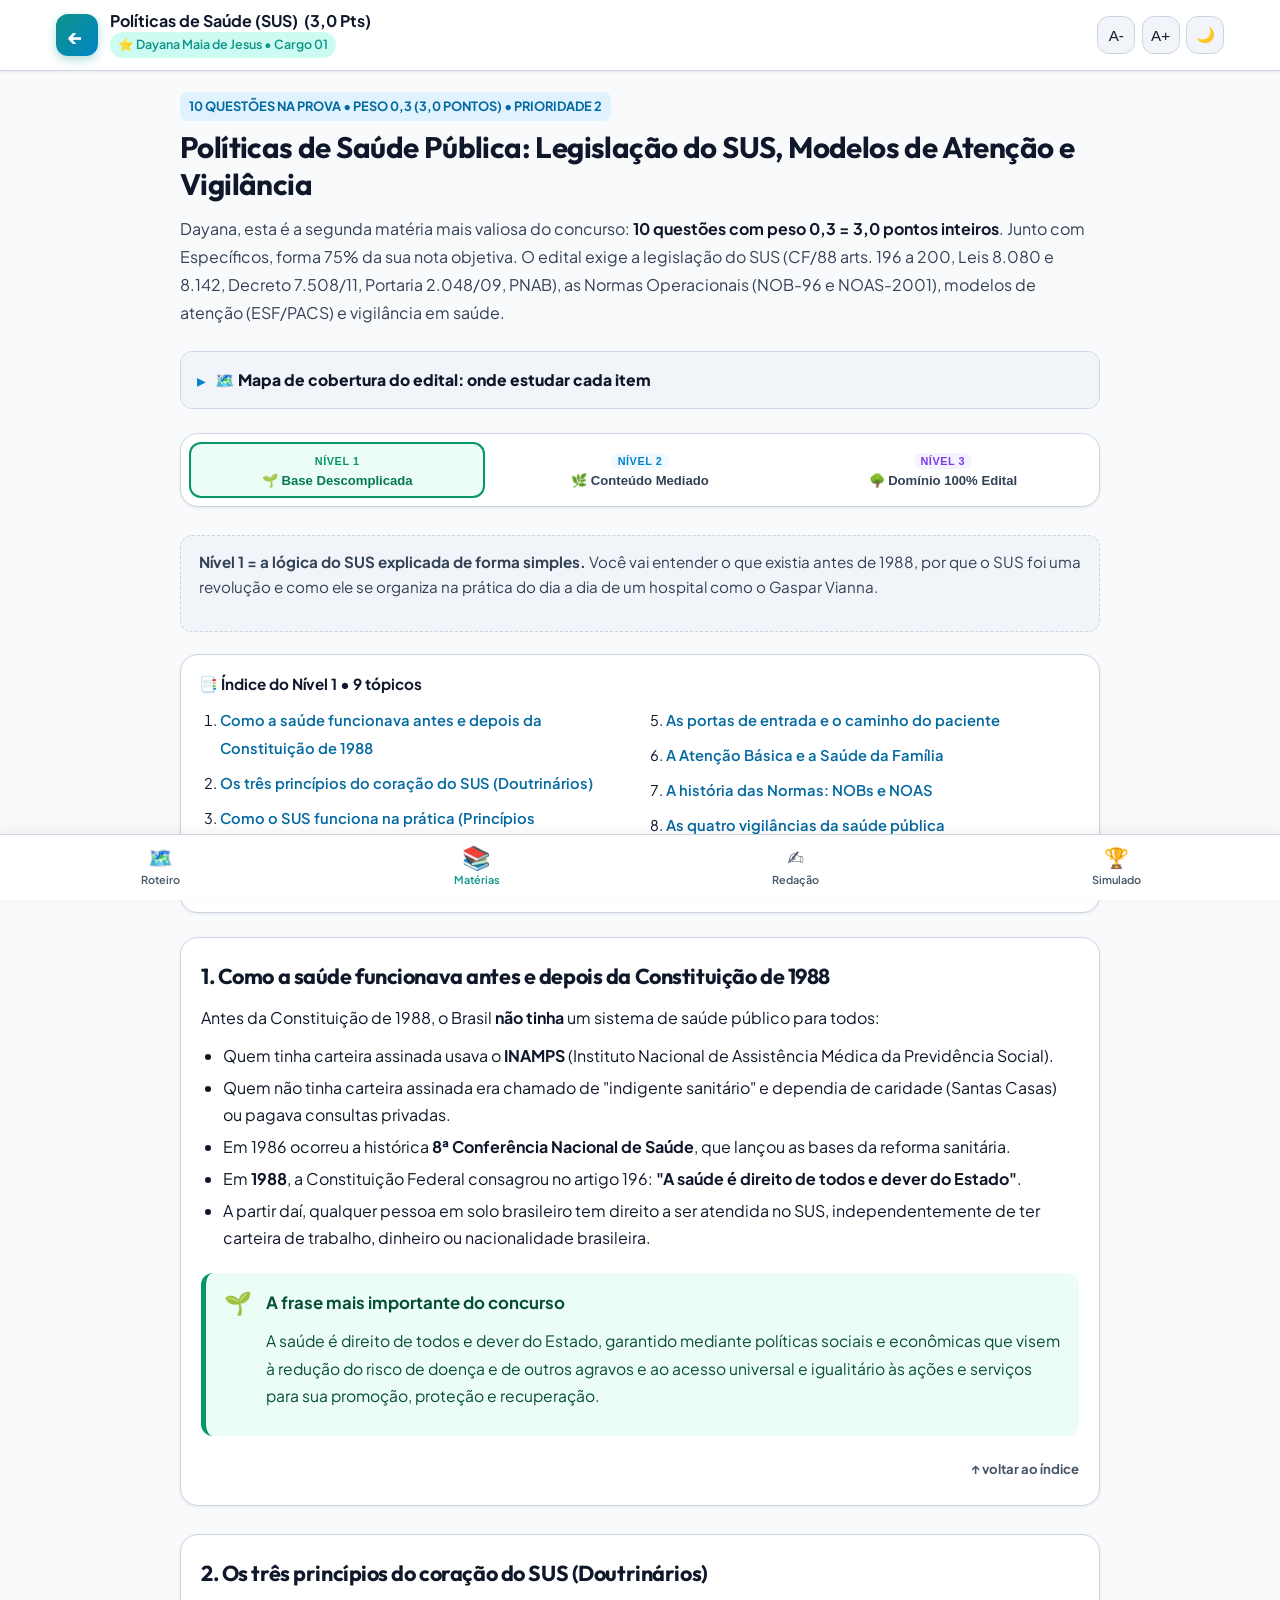
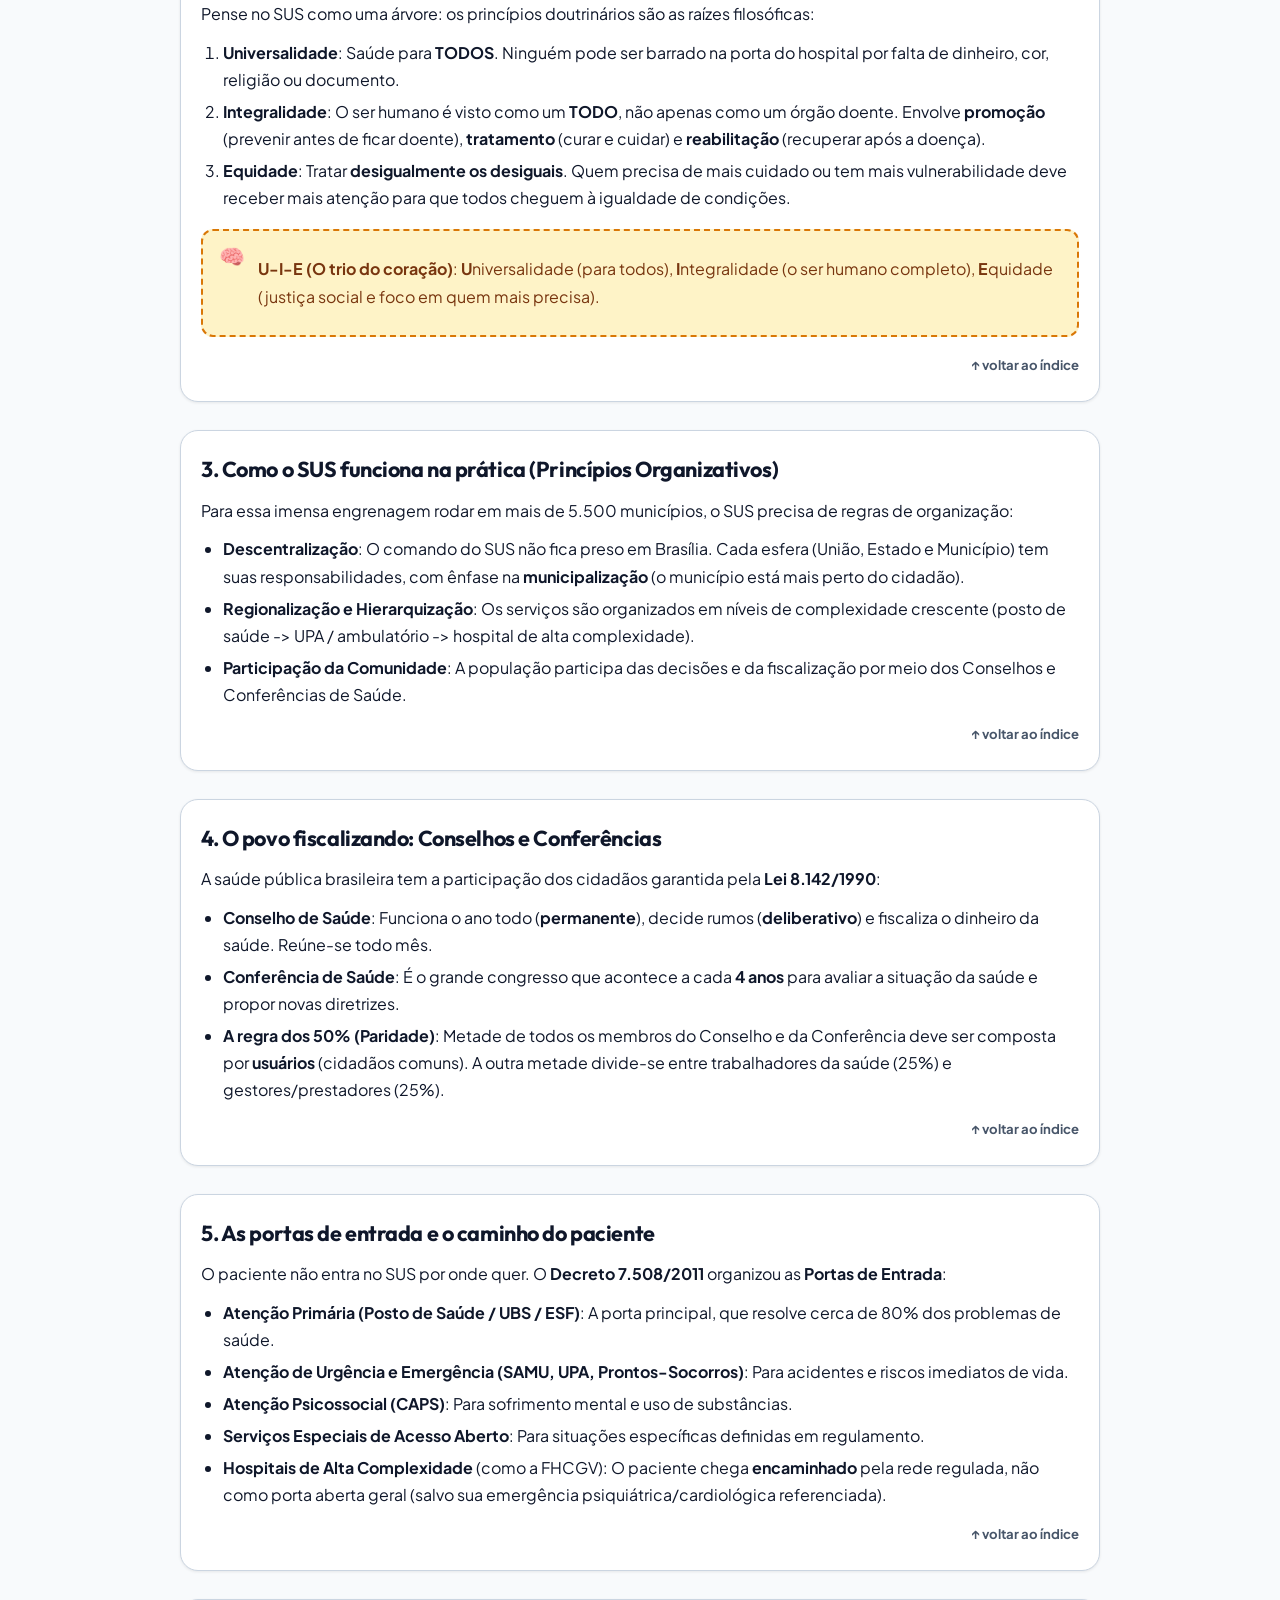
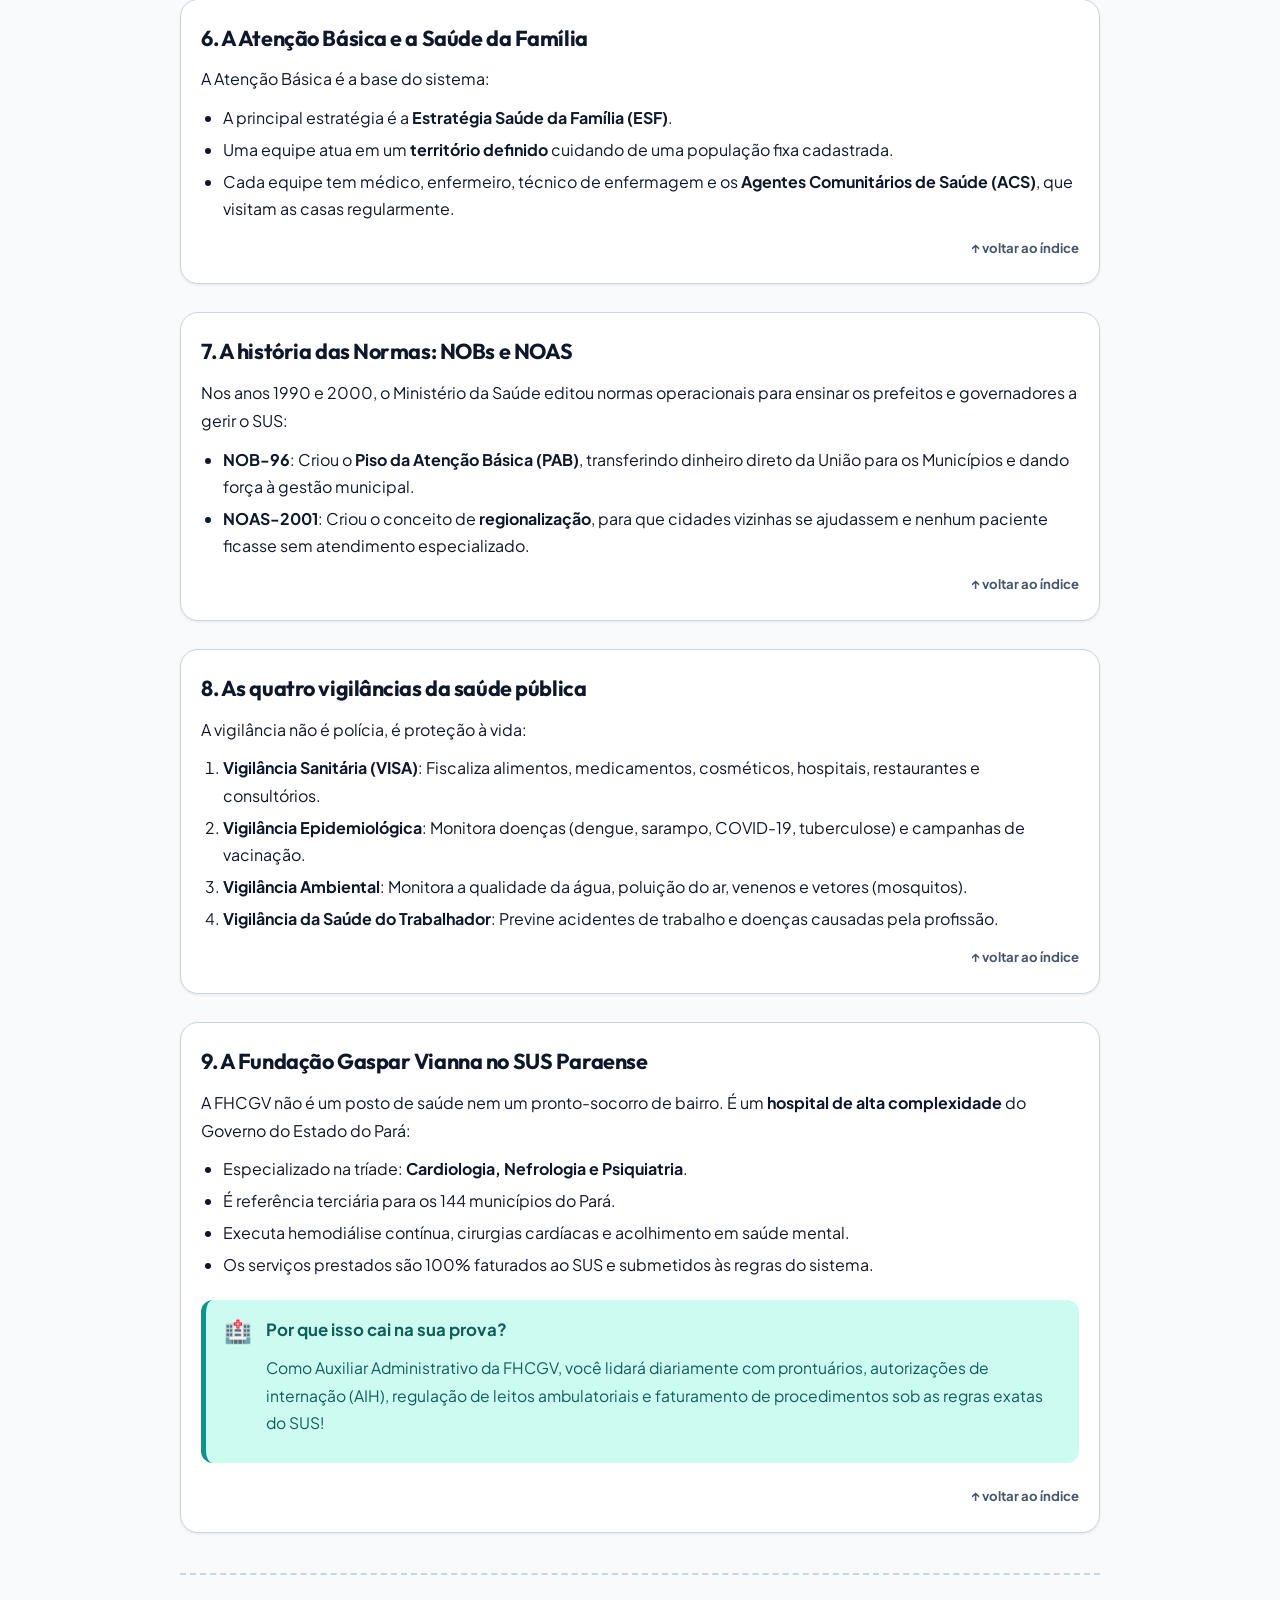
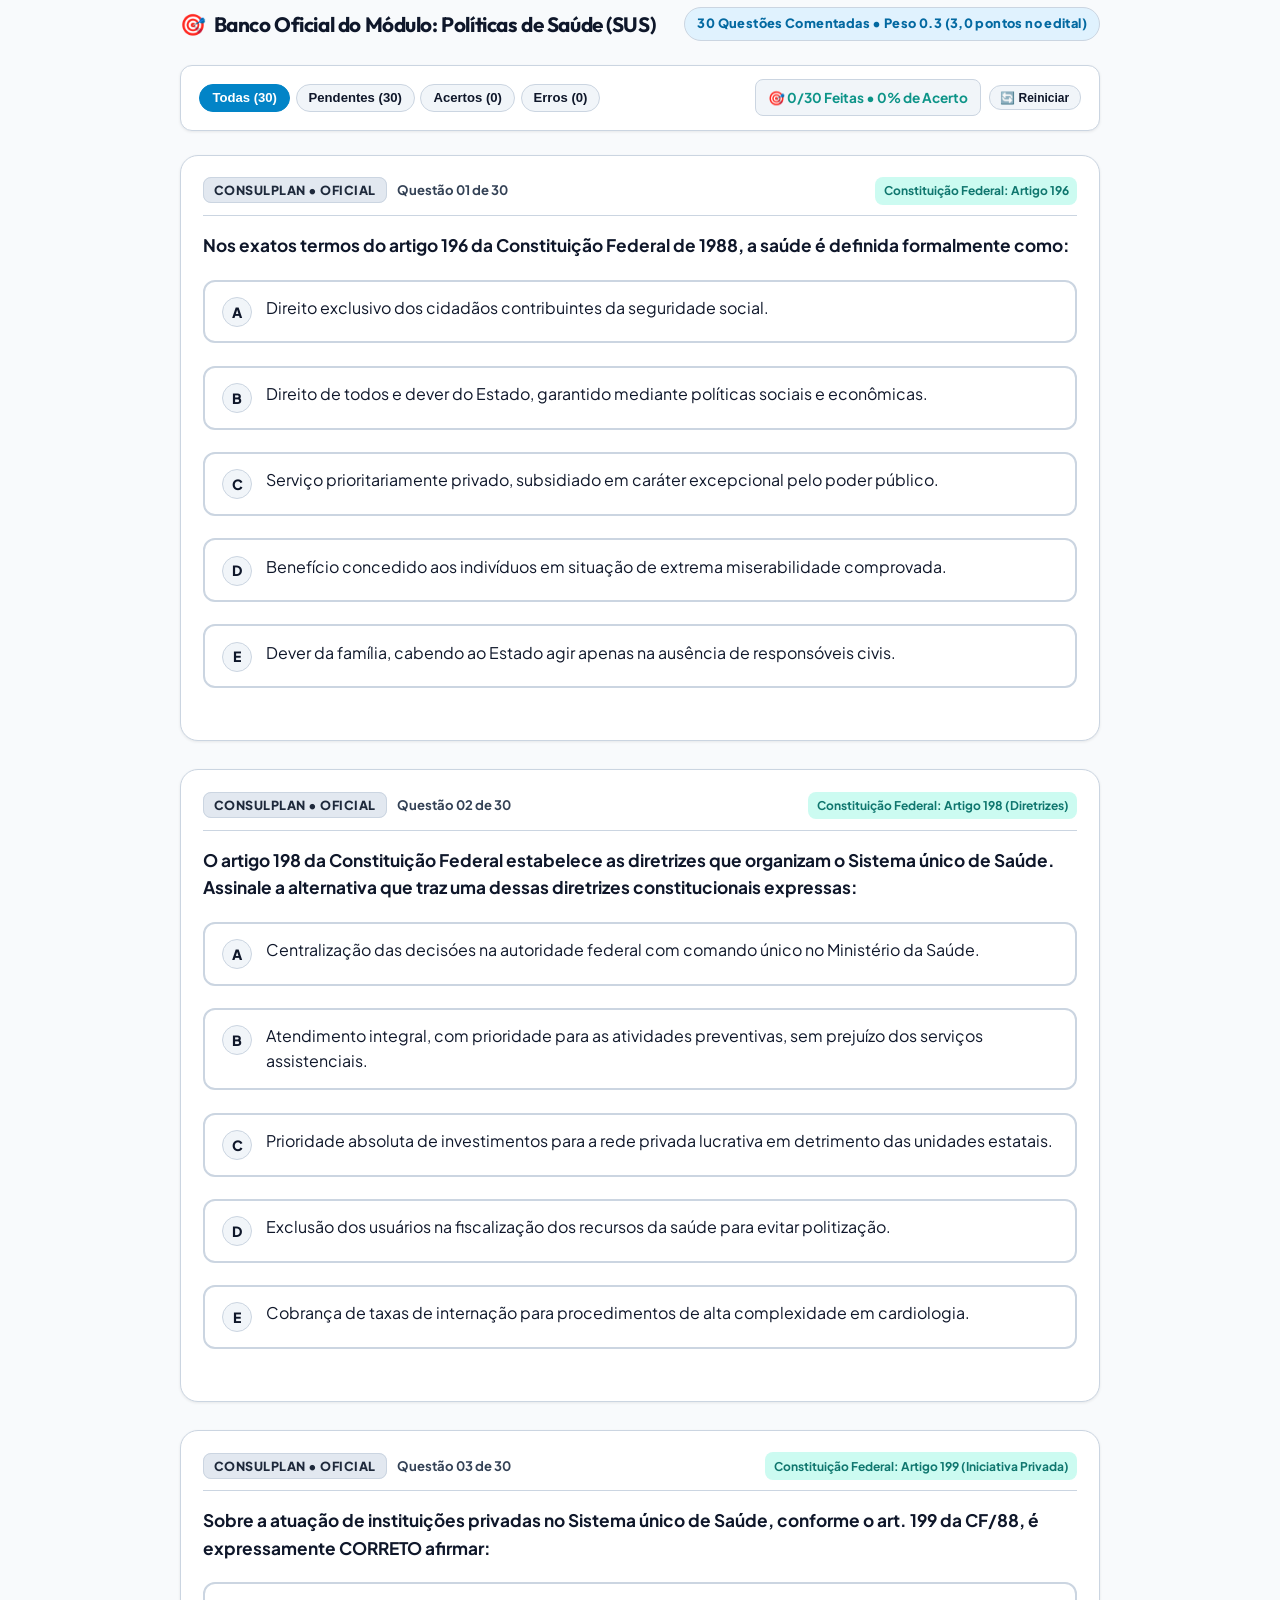
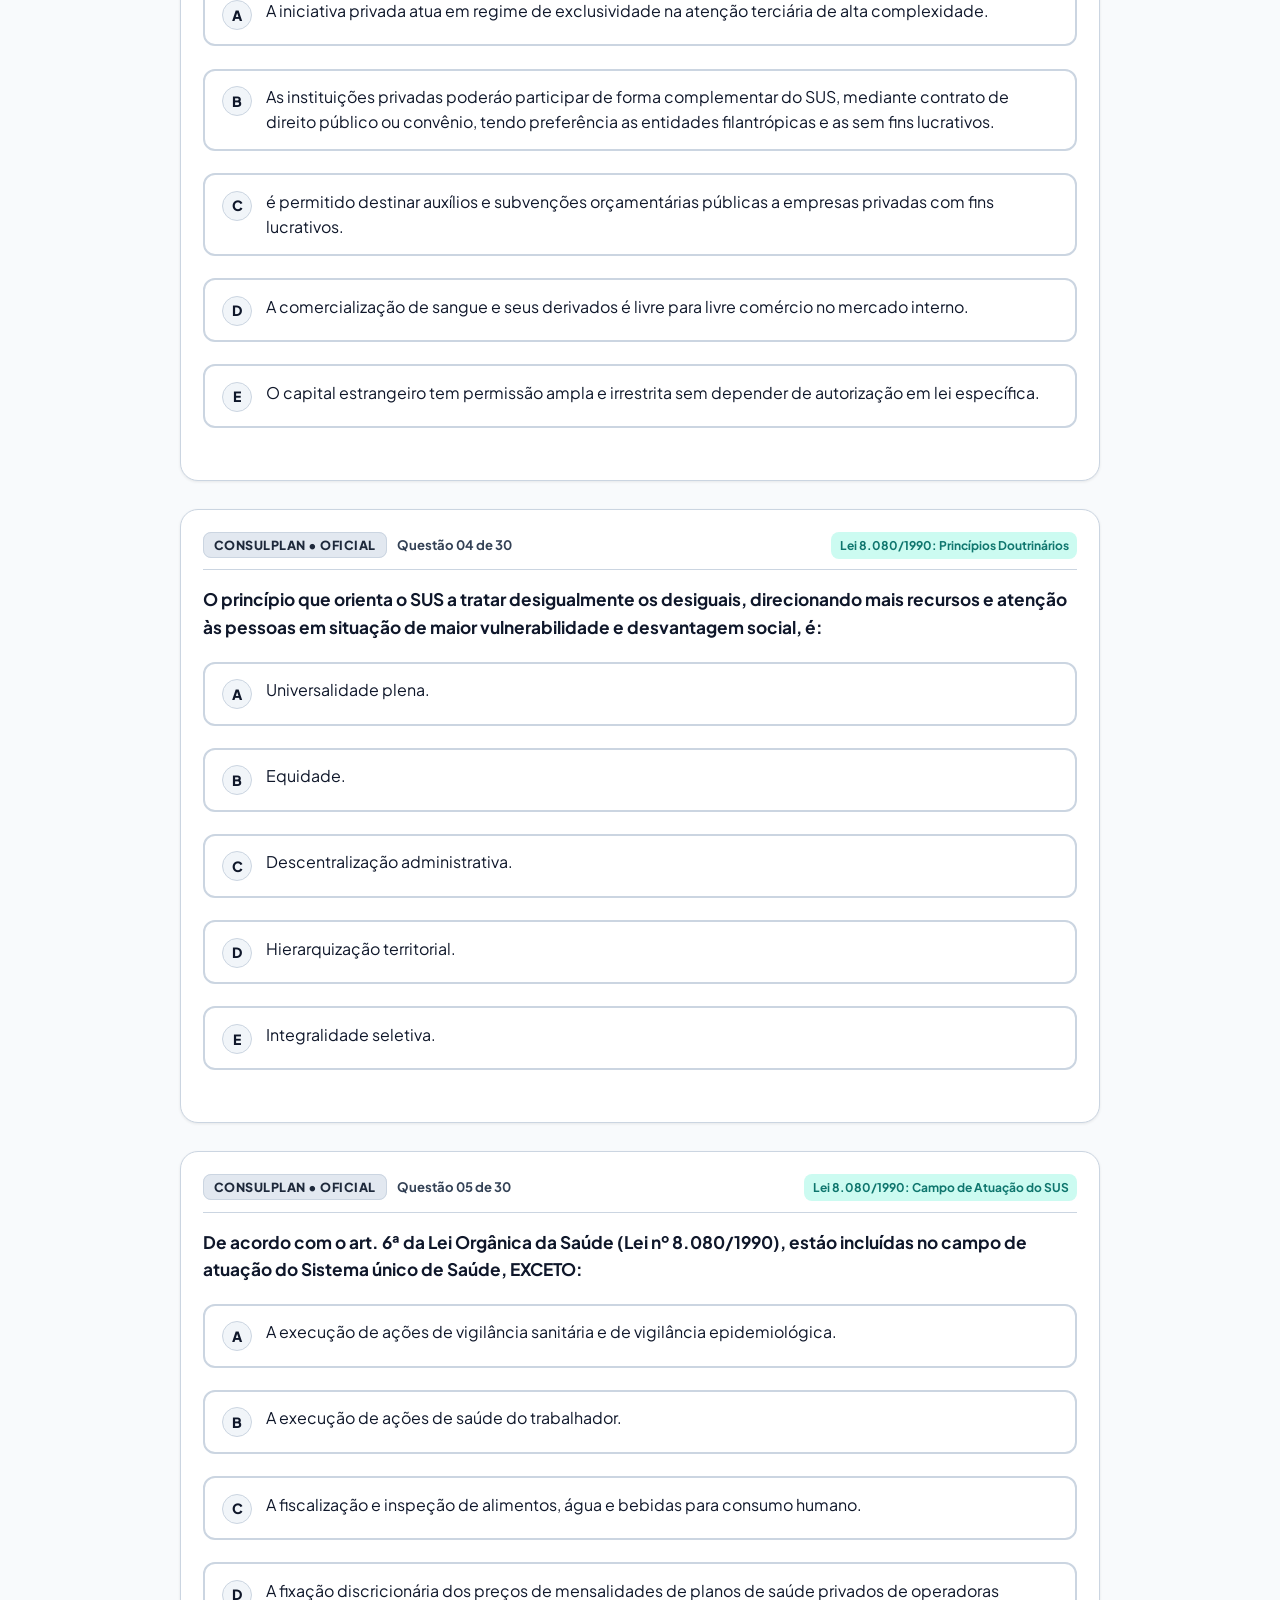
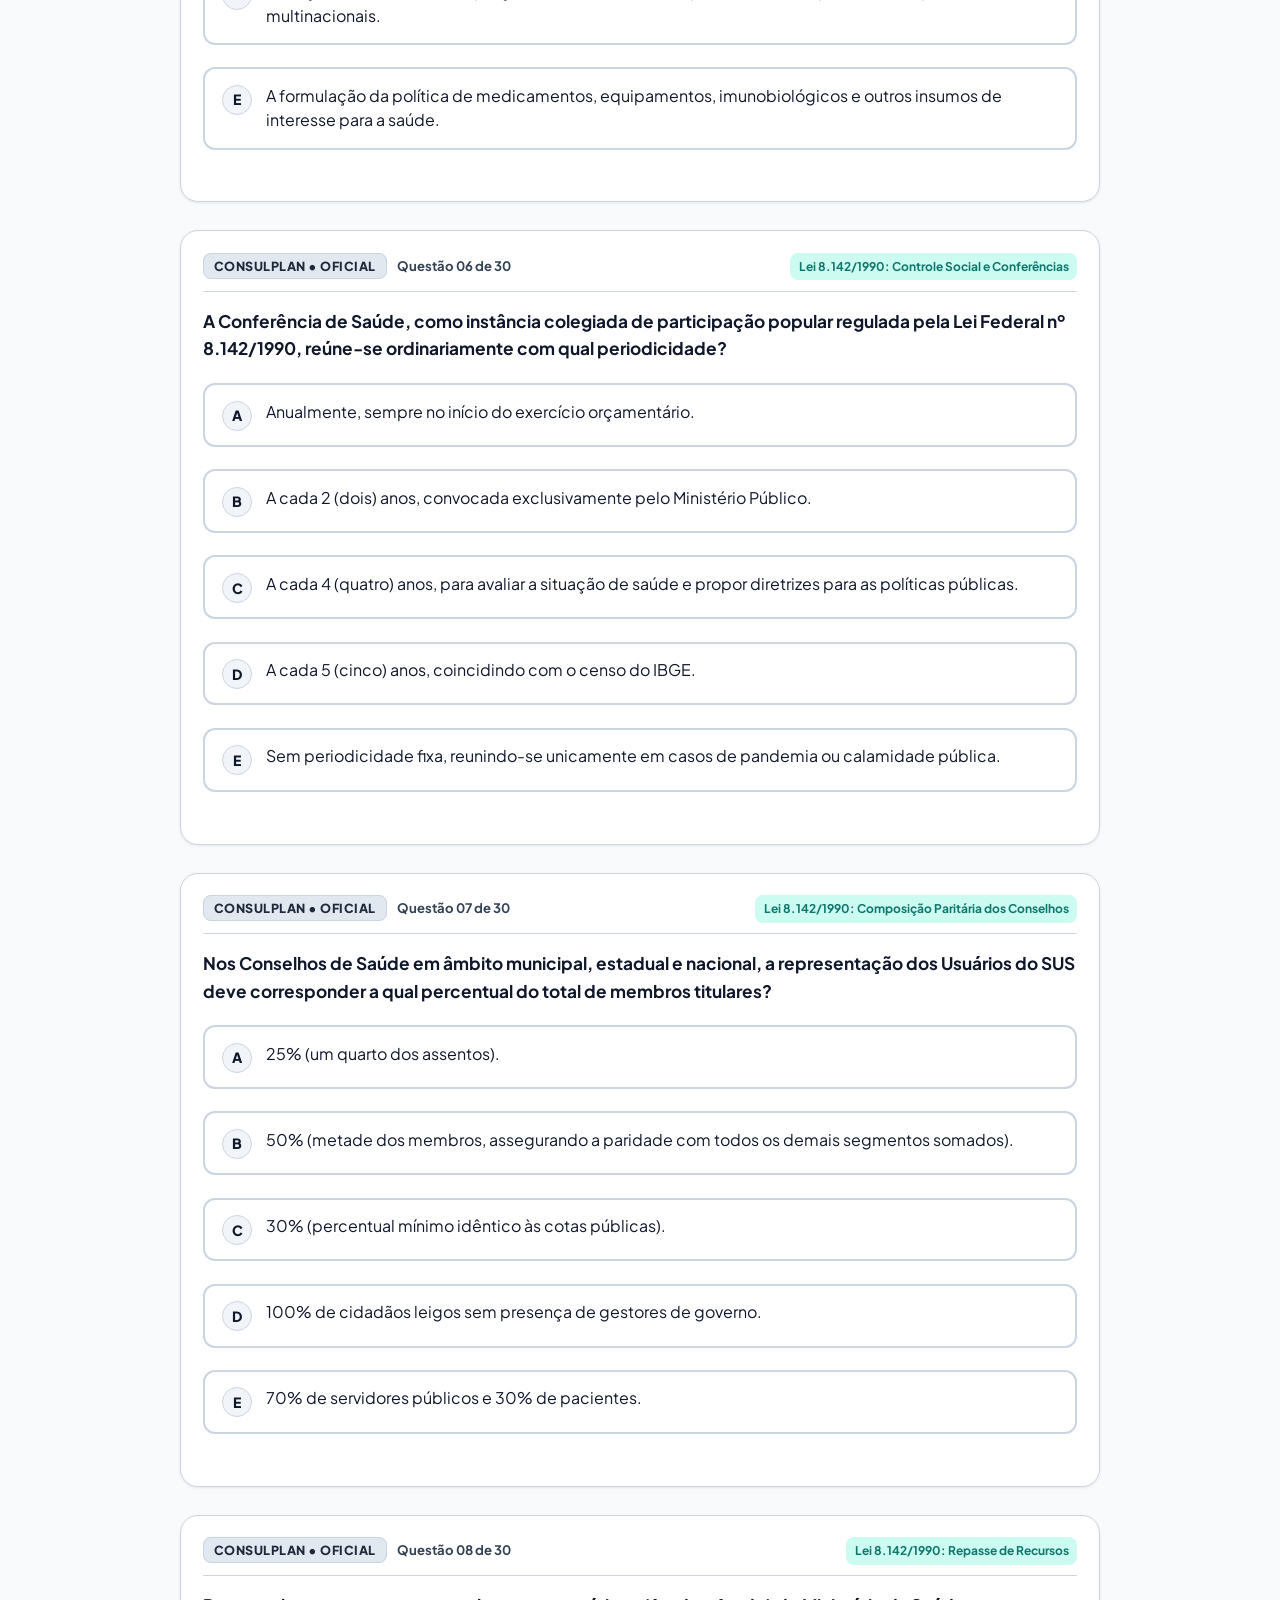
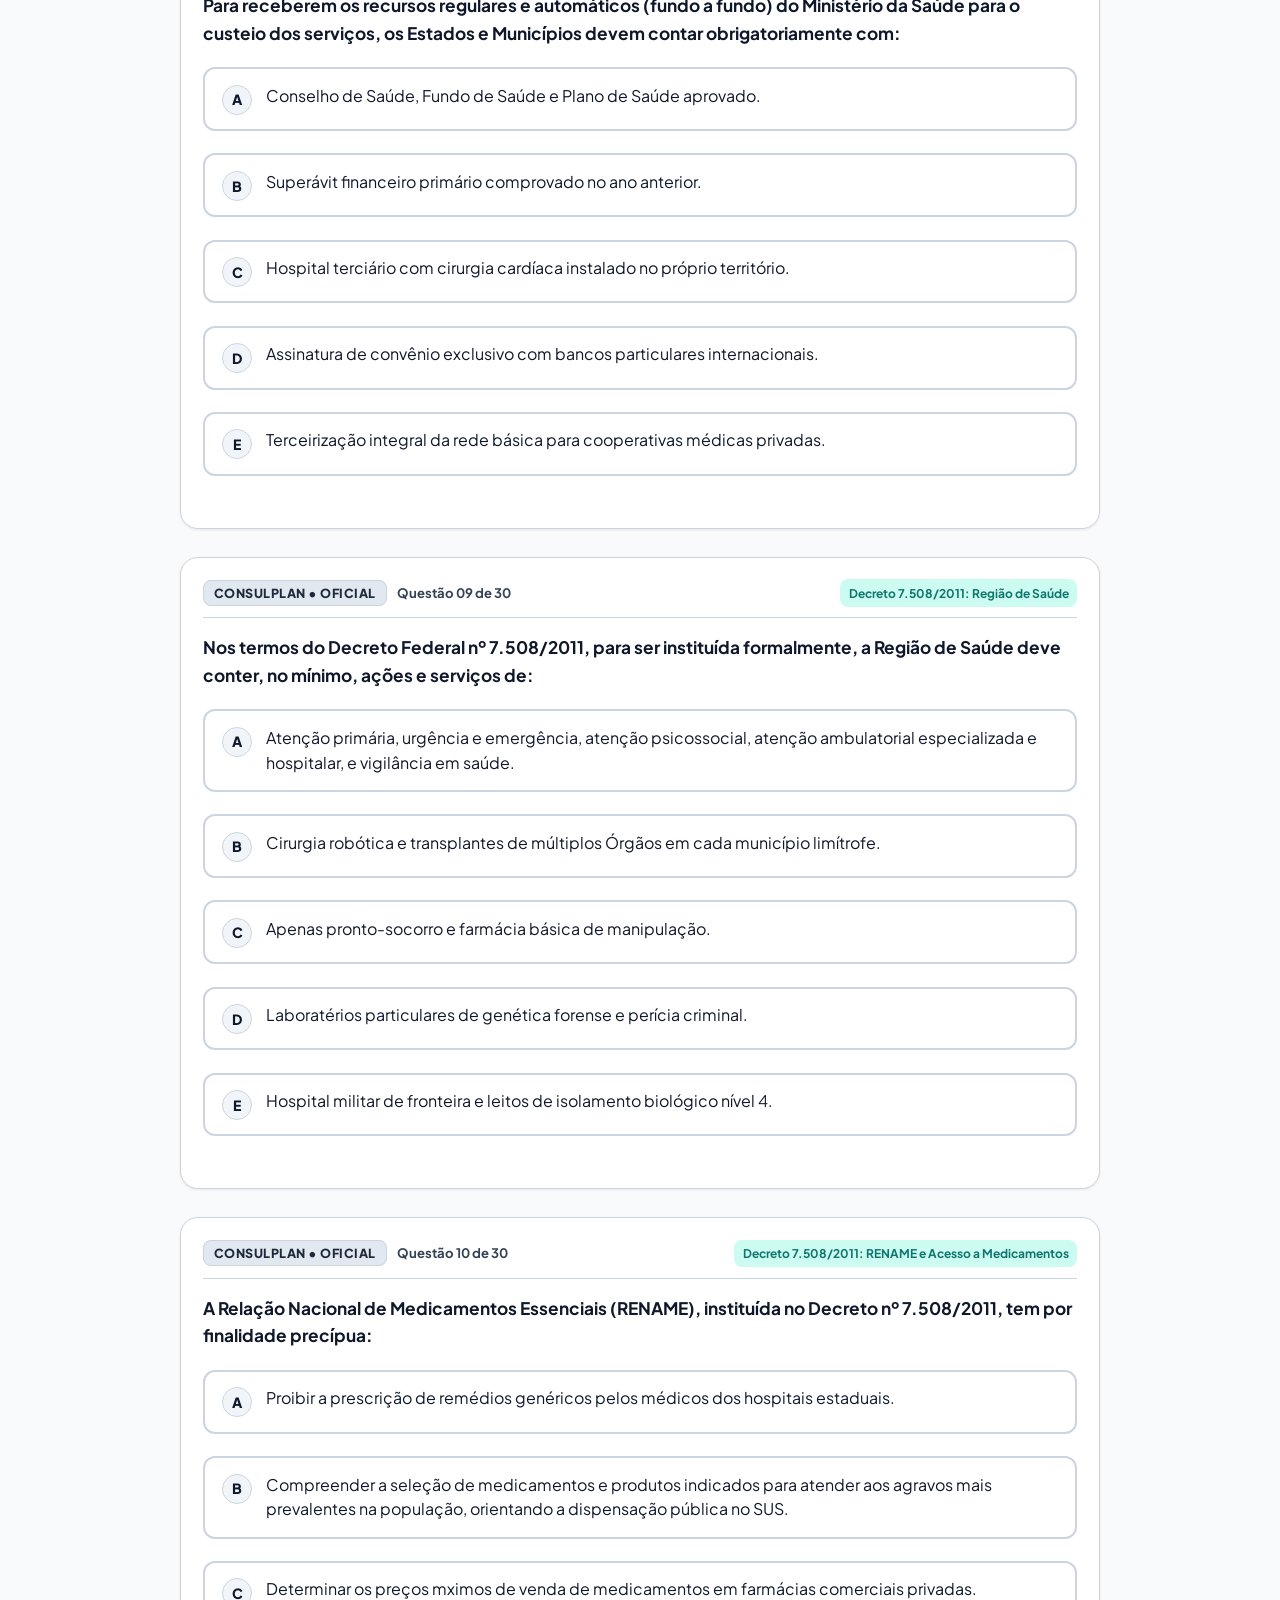
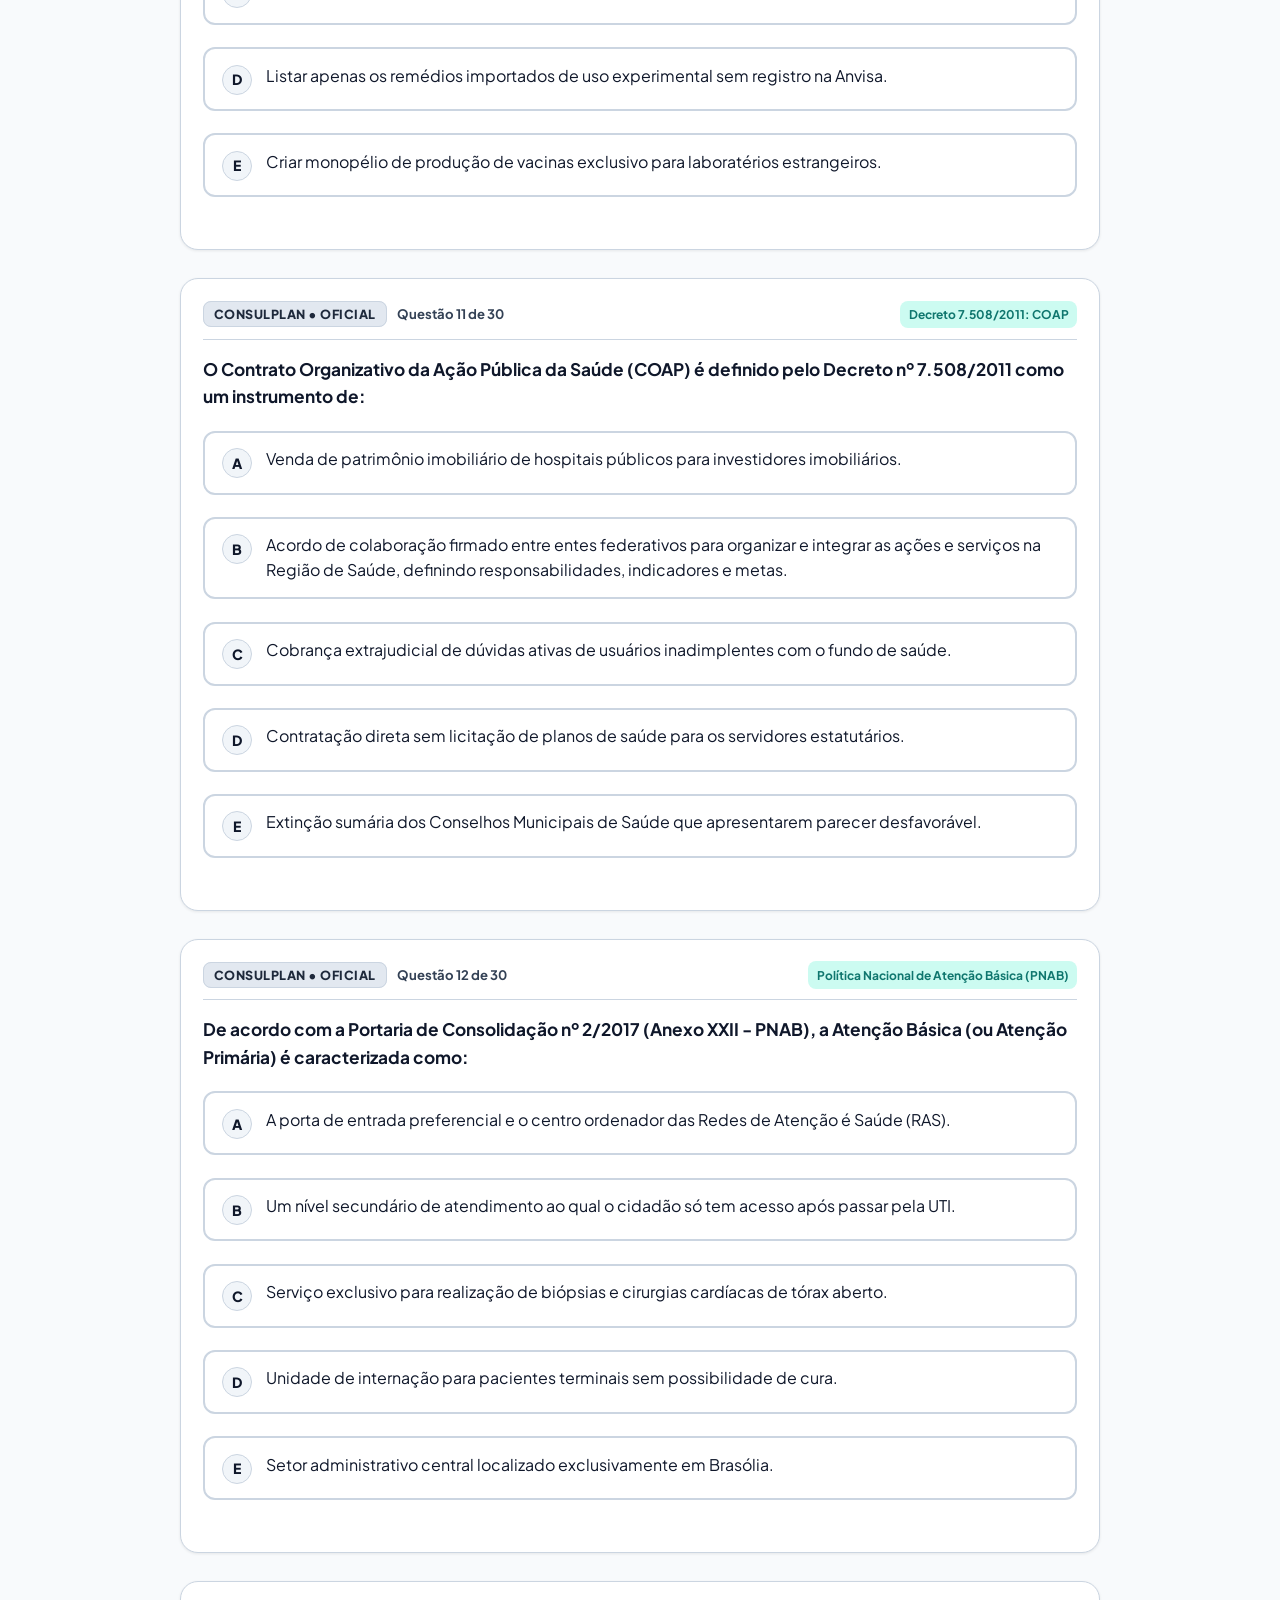
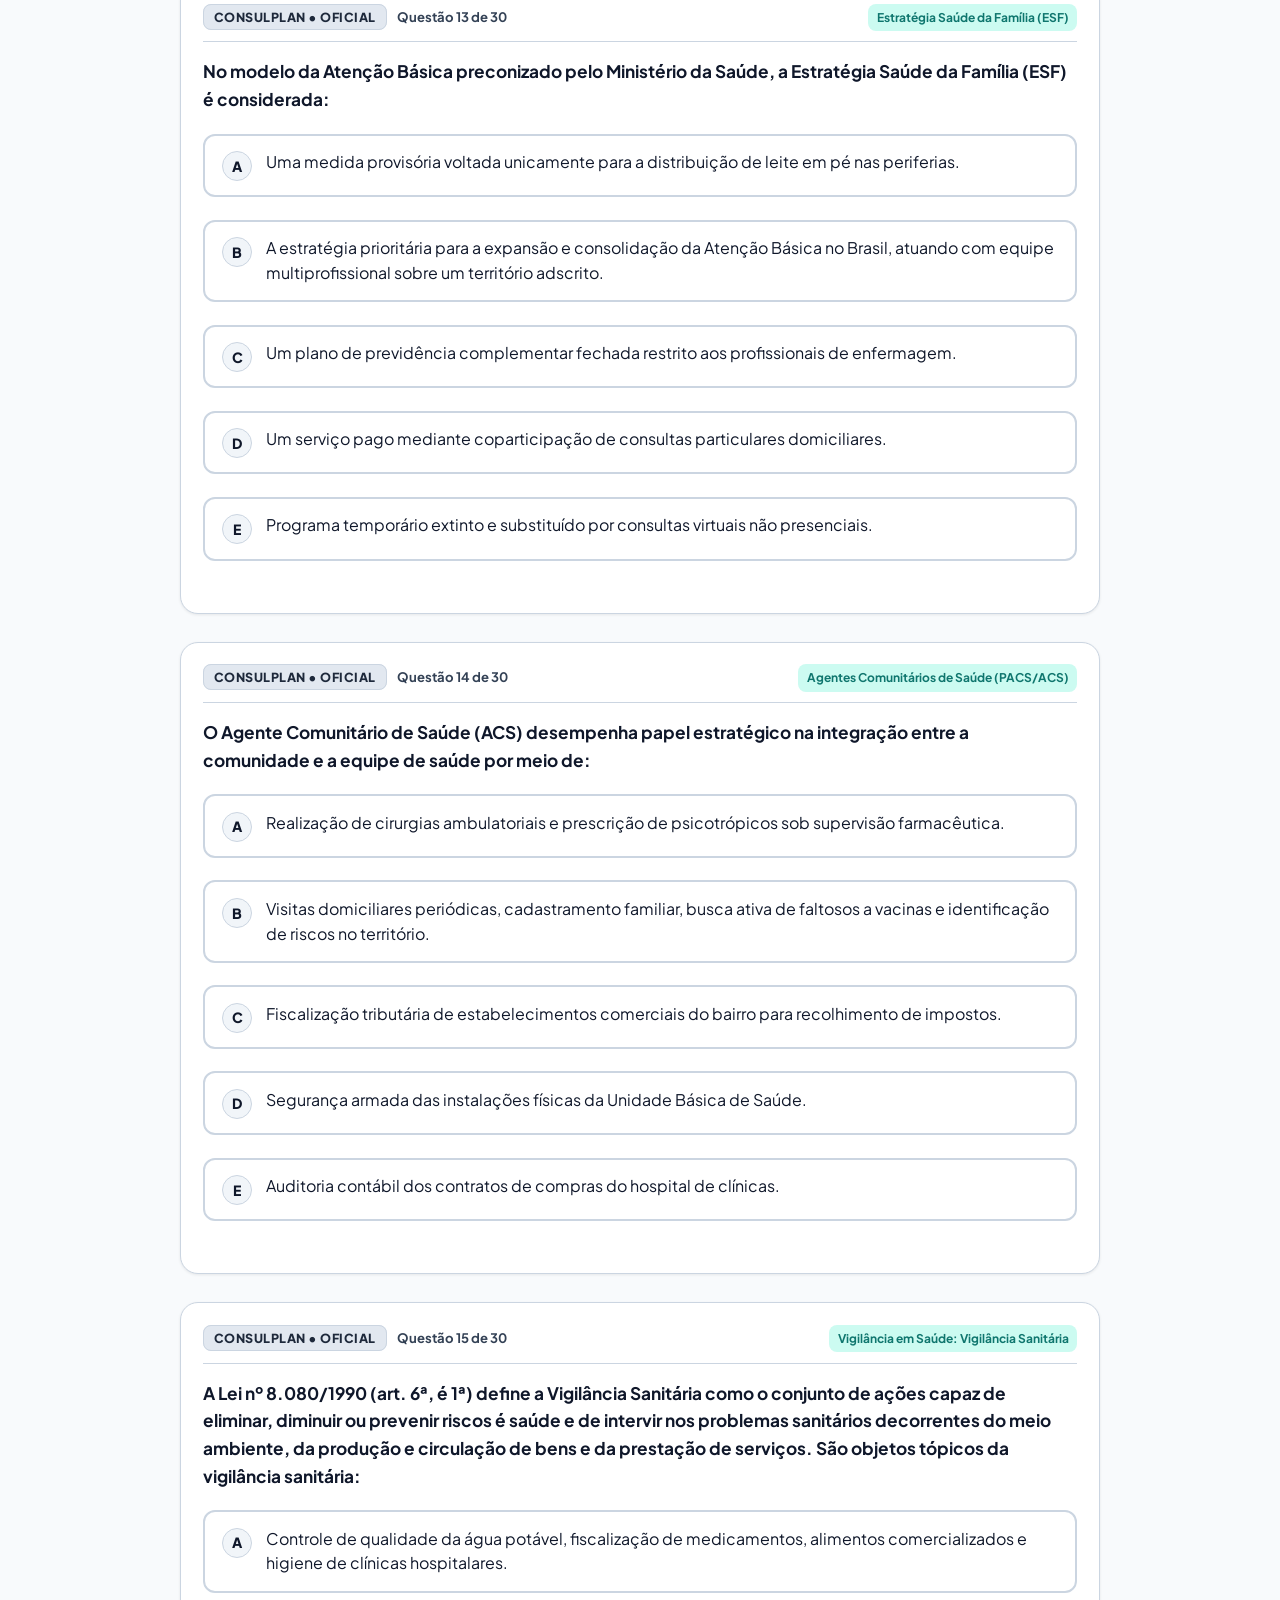
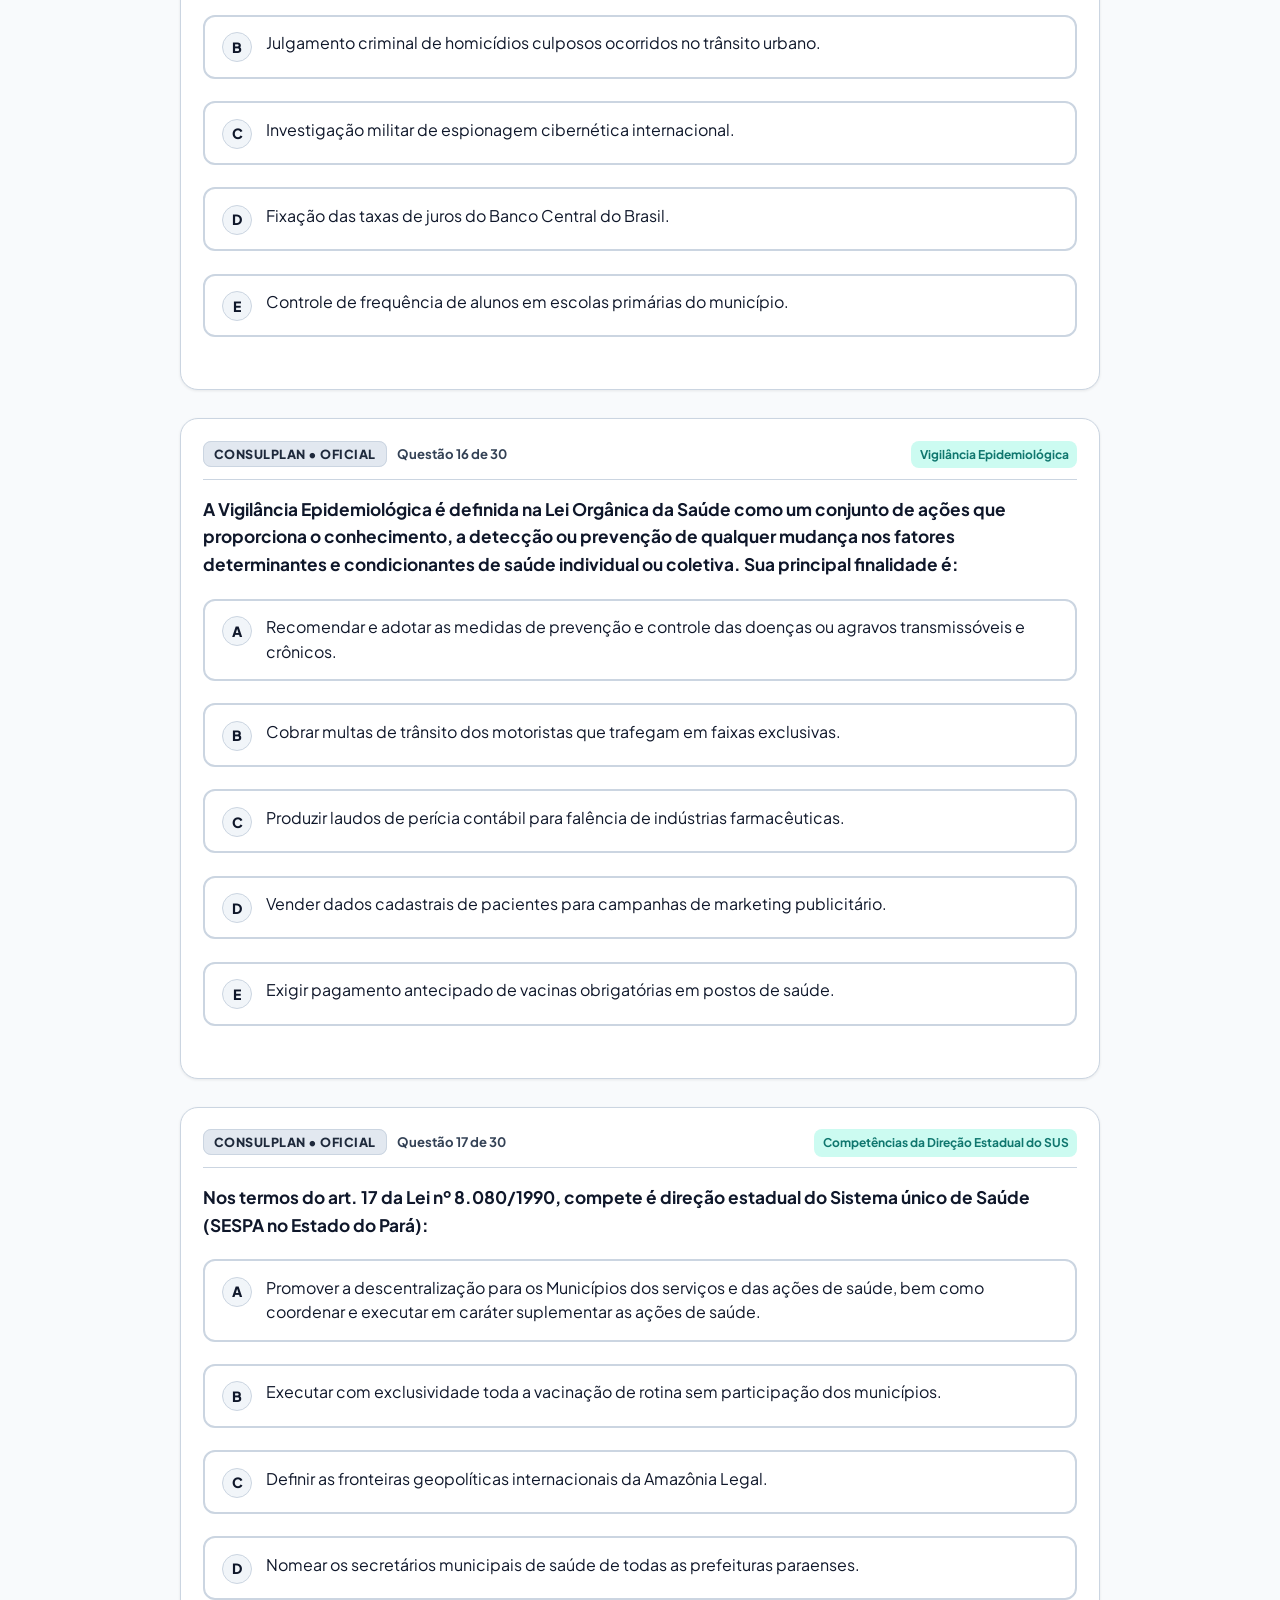
<file: modulo-sus.html>
<!DOCTYPE html>
<html lang="pt-BR">
<head>
  <meta charset="UTF-8">
  <meta name="viewport" content="width=device-width, initial-scale=1.0">
  <title>Módulo Políticas de Saúde (SUS) | Dayana Maia - FHCGV Auxiliar Administrativo</title>
  <meta name="description" content="Políticas de Saúde Pública e SUS para o concurso FHCGV Cargo 01 (Consulplan): CF 196-200, Leis 8.080 e 8.142, Decreto 7.508/11, PNAB, NOB-96, NOAS-2001 e vigilância sanitária em 3 níveis.">
  <link rel="preconnect" href="https://fonts.googleapis.com">
  <link rel="preconnect" href="https://fonts.gstatic.com" crossorigin>
  <link href="https://fonts.googleapis.com/css2?family=Outfit:wght@400;600;700;800&family=Plus+Jakarta+Sans:wght@400;500;600;700&display=swap" rel="stylesheet">
  <link rel="stylesheet" href="css/style.css">
</head>
<body>

  <div id="scroll-progress-container"><div id="scroll-progress-bar"></div></div>

  <header class="site-header">
    <div class="header-container">
      <div class="brand-wrapper">
        <a href="materias.html" class="brand-icon" title="Voltar às matérias">←</a>
        <div class="brand-info">
          <div class="brand-title">Políticas de Saúde (SUS) <span>(3,0 Pts)</span></div>
          <span class="user-badge">⭐ Dayana Maia de Jesus • Cargo 01</span>
        </div>
      </div>
      <div class="header-actions">
        <button id="font-decrease" class="btn-icon" title="Diminuir fonte">A-</button>
        <button id="font-increase" class="btn-icon" title="Aumentar fonte">A+</button>
        <button id="theme-toggle" class="btn-icon" title="Alternar modo">🌙</button>
      </div>
    </div>
  </header>

  <main class="main-wrapper">
    <div class="reading-container">

      <div style="margin-bottom: 1.5rem;">
        <span class="badge badge-primary" style="font-size: 0.8rem; margin-bottom: 0.5rem;">10 QUESTÕES NA PROVA • PESO 0,3 (3,0 PONTOS) • PRIORIDADE 2</span>
        <h1>Políticas de Saúde Pública: Legislação do SUS, Modelos de Atenção e Vigilância</h1>
        <p style="color: var(--text-muted);">Dayana, esta é a segunda matéria mais valiosa do concurso: <strong>10 questões com peso 0,3 = 3,0 pontos inteiros</strong>. Junto com Específicos, forma 75% da sua nota objetiva. O edital exige a legislação do SUS (CF/88 arts. 196 a 200, Leis 8.080 e 8.142, Decreto 7.508/11, Portaria 2.048/09, PNAB), as Normas Operacionais (NOB-96 e NOAS-2001), modelos de atenção (ESF/PACS) e vigilância em saúde.</p>
      </div>

<details class="topic" style="margin-bottom:1.5rem"><summary>🗺️ Mapa de cobertura do edital: onde estudar cada item</summary><div class="topic-body"><div class="callout callout-tip"><div class="callout-icon">💡</div><div class="callout-body"><strong>Como estudar o SUS para a banca Consulplan</strong><p>A Consulplan tem grande apreço pela <b>literalidade dos artigos de lei</b> e por <b>termos organizativos do SUS</b> (regionalização, hierarquização, portas de entrada, paridade do Conselho). Este módulo contempla o conteúdo programático de Políticas de Saúde Pública e também o Bloco C de Conhecimentos Específicos (NOB-96, NOAS-2001, PSF/PACS e vigilância).</p>
</div></div>
<div class="table-wrap"><table class="study-table"><thead><tr><th>Item do edital</th><th>Nível 1 (base)</th><th>Nível 2 (mediado)</th><th>Nível 3 (100%)</th></tr></thead><tbody><tr><td>CF/88: Arts. 196 a 200</td><td><a href="#n1-cf">CF e o SUS</a></td><td><a href="#n2-cf">Arts. 196 a 200</a></td><td><a href="#n3-cf">Literalidade CF</a></td></tr><tr><td>Lei 8.080/1990 (Lei Orgânica da Saúde)</td><td><a href="#n1-principios">Princípios</a></td><td><a href="#n2-lei8080">Lei 8.080</a></td><td><a href="#n3-lei8080">Competências</a></td></tr><tr><td>Lei 8.142/1990 (Participação e Recursos)</td><td><a href="#n1-controle">Controle Social</a></td><td><a href="#n2-lei8142">Conselhos e Conferências</a></td><td><a href="#n3-lei8142">Paridade e Repasses</a></td></tr><tr><td>Decreto 7.508/2011 (Regulamentação)</td><td><a href="#n1-decreto">Regiões e Portas</a></td><td><a href="#n2-decreto">Decreto 7.508</a></td><td><a href="#n3-decreto">Glossário e COAP</a></td></tr><tr><td>Portaria 2.048/2009 e PNAB (Portaria Consolidação 2/2017)</td><td><a href="#n1-atencao">Atenção Básica</a></td><td><a href="#n2-pnab">PNAB e Equipes</a></td><td><a href="#n3-pnab">Diretrizes PNAB</a></td></tr><tr><td>NOB-SUS/96 e NOAS-SUS/2001</td><td><a href="#n1-nobs">Evolução Histórica</a></td><td><a href="#n2-nobs">NOB-96 e NOAS-2001</a></td><td><a href="#n3-nobs">Gestão e PDR</a></td></tr><tr><td>Modelos de Atenção: PSF, PACS e Redes (RAS)</td><td><a href="#n1-modelos">Saúde da Família</a></td><td><a href="#n2-modelos">ESF e PACS</a></td><td><a href="#n3-modelos">Organização RAS</a></td></tr><tr><td>Vigilância à Saúde e Epidemiologia Sanitária</td><td><a href="#n1-vigilancia">Vigilâncias</a></td><td><a href="#n2-vigilancia">Vigilância em Saúde</a></td><td><a href="#n3-vigilancia">Quadro Vigilância</a></td></tr><tr><td>Atualidades em Saúde Pública e FHCGV</td><td><a href="#n1-atualidades">Atualidades</a></td><td><a href="#n2-atualidades">Cenário Atual</a></td><td><a href="#n3-atualidades">Radar da Saúde</a></td></tr></tbody></table></div>
<div class="callout callout-pegadinha"><div class="callout-icon">🚨</div><div class="callout-body"><strong>O que a banca mais troca</strong><p>A Consulplan adora trocar <b>princípios doutrinários</b> (universalidade, integralidade, equidade) por <b>princípios organizativos</b> (descentralização, regionalização, hierarquização, participação da comunidade). Outra pegadinha clássica é afirmar que o Conselho de Saúde reúne-se a cada 4 anos (errado, quem se reúne a cada 4 anos é a Conferência; o Conselho é permanente e mensal).</p>
</div></div>
</div></details>

      <nav class="pedagogic-tabs" aria-label="Níveis de Estudo">
<button class="tab-btn active" data-level="1"><span class="tab-badge">Nível 1</span><span class="tab-name">🌱 Base Descomplicada</span></button>
<button class="tab-btn" data-level="2"><span class="tab-badge">Nível 2</span><span class="tab-name">🌿 Conteúdo Mediado</span></button>
<button class="tab-btn" data-level="3"><span class="tab-badge">Nível 3</span><span class="tab-name">🌳 Domínio 100% Edital</span></button>
      </nav>

<section id="level-content-1" class="level-content active">
<div class="level-intro"><p><b>Nível 1 = a lógica do SUS explicada de forma simples.</b> Você vai entender o que existia antes de 1988, por que o SUS foi uma revolução e como ele se organiza na prática do dia a dia de um hospital como o Gaspar Vianna.</p>
</div>
<nav class="study-toc" id="topo-nivel-1"><strong>📑 Índice do Nível 1 • 9 tópicos</strong><ol><li><a href="#n1-cf">Como a saúde funcionava antes e depois da Constituição de 1988</a></li><li><a href="#n1-principios">Os três princípios do coração do SUS (Doutrinários)</a></li><li><a href="#n1-principios-org">Como o SUS funciona na prática (Princípios Organizativos)</a></li><li><a href="#n1-controle">O povo fiscalizando: Conselhos e Conferências</a></li><li><a href="#n1-decreto">As portas de entrada e o caminho do paciente</a></li><li><a href="#n1-atencao">A Atenção Básica e a Saúde da Família</a></li><li><a href="#n1-nobs">A história das Normas: NOBs e NOAS</a></li><li><a href="#n1-vigilancia">As quatro vigilâncias da saúde pública</a></li><li><a href="#n1-atualidades">A Fundação Gaspar Vianna no SUS Paraense</a></li></ol></nav>
<article class="card-content" id="n1-cf"><h2>1. Como a saúde funcionava antes e depois da Constituição de 1988</h2>
<p>Antes da Constituição de 1988, o Brasil <b>não tinha</b> um sistema de saúde público para todos:</p>
<ul><li>Quem tinha carteira assinada usava o <b>INAMPS</b> (Instituto Nacional de Assistência Médica da Previdência Social).</li><li>Quem não tinha carteira assinada era chamado de "indigente sanitário" e dependia de caridade (Santas Casas) ou pagava consultas privadas.</li><li>Em 1986 ocorreu a histórica <b>8ª Conferência Nacional de Saúde</b>, que lançou as bases da reforma sanitária.</li><li>Em <b>1988</b>, a Constituição Federal consagrou no artigo 196: <b>"A saúde é direito de todos e dever do Estado"</b>.</li><li>A partir daí, qualquer pessoa em solo brasileiro tem direito a ser atendida no SUS, independentemente de ter carteira de trabalho, dinheiro ou nacionalidade brasileira.</li></ul>
<div class="callout callout-base"><div class="callout-icon">🌱</div><div class="callout-body"><strong>A frase mais importante do concurso</strong><p>A saúde é direito de todos e dever do Estado, garantido mediante políticas sociais e econômicas que visem à redução do risco de doença e de outros agravos e ao acesso universal e igualitário às ações e serviços para sua promoção, proteção e recuperação.</p>
</div></div>
<span class="back-to-top"><a href="#topo-nivel-1">↑ voltar ao índice</a></span></article>
<article class="card-content" id="n1-principios"><h2>2. Os três princípios do coração do SUS (Doutrinários)</h2>
<p>Pense no SUS como uma árvore: os princípios doutrinários são as raízes filosóficas:</p>
<ol><li><b>Universalidade</b>: Saúde para <b>TODOS</b>. Ninguém pode ser barrado na porta do hospital por falta de dinheiro, cor, religião ou documento.</li><li><b>Integralidade</b>: O ser humano é visto como um <b>TODO</b>, não apenas como um órgão doente. Envolve <b>promoção</b> (prevenir antes de ficar doente), <b>tratamento</b> (curar e cuidar) e <b>reabilitação</b> (recuperar após a doença).</li><li><b>Equidade</b>: Tratar <b>desigualmente os desiguais</b>. Quem precisa de mais cuidado ou tem mais vulnerabilidade deve receber mais atenção para que todos cheguem à igualdade de condições.</li></ol>
<div class="mnemonic"><div><p><b>U-I-E (O trio do coração)</b>: <b>U</b>niversalidade (para todos), <b>I</b>ntegralidade (o ser humano completo), <b>E</b>quidade (justiça social e foco em quem mais precisa).</p>
</div></div>
<span class="back-to-top"><a href="#topo-nivel-1">↑ voltar ao índice</a></span></article>
<article class="card-content" id="n1-principios-org"><h2>3. Como o SUS funciona na prática (Princípios Organizativos)</h2>
<p>Para essa imensa engrenagem rodar em mais de 5.500 municípios, o SUS precisa de regras de organização:</p>
<ul><li><b>Descentralização</b>: O comando do SUS não fica preso em Brasília. Cada esfera (União, Estado e Município) tem suas responsabilidades, com ênfase na <b>municipalização</b> (o município está mais perto do cidadão).</li><li><b>Regionalização e Hierarquização</b>: Os serviços são organizados em níveis de complexidade crescente (posto de saúde -&gt; UPA / ambulatório -&gt; hospital de alta complexidade).</li><li><b>Participação da Comunidade</b>: A população participa das decisões e da fiscalização por meio dos Conselhos e Conferências de Saúde.</li></ul>
<span class="back-to-top"><a href="#topo-nivel-1">↑ voltar ao índice</a></span></article>
<article class="card-content" id="n1-controle"><h2>4. O povo fiscalizando: Conselhos e Conferências</h2>
<p>A saúde pública brasileira tem a participação dos cidadãos garantida pela <b>Lei 8.142/1990</b>:</p>
<ul><li><b>Conselho de Saúde</b>: Funciona o ano todo (<b>permanente</b>), decide rumos (<b>deliberativo</b>) e fiscaliza o dinheiro da saúde. Reúne-se todo mês.</li><li><b>Conferência de Saúde</b>: É o grande congresso que acontece a cada <b>4 anos</b> para avaliar a situação da saúde e propor novas diretrizes.</li><li><b>A regra dos 50% (Paridade)</b>: Metade de todos os membros do Conselho e da Conferência deve ser composta por <b>usuários</b> (cidadãos comuns). A outra metade divide-se entre trabalhadores da saúde (25%) e gestores/prestadores (25%).</li></ul>
<span class="back-to-top"><a href="#topo-nivel-1">↑ voltar ao índice</a></span></article>
<article class="card-content" id="n1-decreto"><h2>5. As portas de entrada e o caminho do paciente</h2>
<p>O paciente não entra no SUS por onde quer. O <b>Decreto 7.508/2011</b> organizou as <b>Portas de Entrada</b>:</p>
<ul><li><b>Atenção Primária (Posto de Saúde / UBS / ESF)</b>: A porta principal, que resolve cerca de 80% dos problemas de saúde.</li><li><b>Atenção de Urgência e Emergência (SAMU, UPA, Prontos-Socorros)</b>: Para acidentes e riscos imediatos de vida.</li><li><b>Atenção Psicossocial (CAPS)</b>: Para sofrimento mental e uso de substâncias.</li><li><b>Serviços Especiais de Acesso Aberto</b>: Para situações específicas definidas em regulamento.</li><li><b>Hospitais de Alta Complexidade</b> (como a FHCGV): O paciente chega <b>encaminhado</b> pela rede regulada, não como porta aberta geral (salvo sua emergência psiquiátrica/cardiológica referenciada).</li></ul>
<span class="back-to-top"><a href="#topo-nivel-1">↑ voltar ao índice</a></span></article>
<article class="card-content" id="n1-atencao"><h2>6. A Atenção Básica e a Saúde da Família</h2>
<p>A Atenção Básica é a base do sistema:</p>
<ul><li>A principal estratégia é a <b>Estratégia Saúde da Família (ESF)</b>.</li><li>Uma equipe atua em um <b>território definido</b> cuidando de uma população fixa cadastrada.</li><li>Cada equipe tem médico, enfermeiro, técnico de enfermagem e os <b>Agentes Comunitários de Saúde (ACS)</b>, que visitam as casas regularmente.</li></ul>
<span class="back-to-top"><a href="#topo-nivel-1">↑ voltar ao índice</a></span></article>
<article class="card-content" id="n1-nobs"><h2>7. A história das Normas: NOBs e NOAS</h2>
<p>Nos anos 1990 e 2000, o Ministério da Saúde editou normas operacionais para ensinar os prefeitos e governadores a gerir o SUS:</p>
<ul><li><b>NOB-96</b>: Criou o <b>Piso da Atenção Básica (PAB)</b>, transferindo dinheiro direto da União para os Municípios e dando força à gestão municipal.</li><li><b>NOAS-2001</b>: Criou o conceito de <b>regionalização</b>, para que cidades vizinhas se ajudassem e nenhum paciente ficasse sem atendimento especializado.</li></ul>
<span class="back-to-top"><a href="#topo-nivel-1">↑ voltar ao índice</a></span></article>
<article class="card-content" id="n1-vigilancia"><h2>8. As quatro vigilâncias da saúde pública</h2>
<p>A vigilância não é polícia, é proteção à vida:</p>
<ol><li><b>Vigilância Sanitária (VISA)</b>: Fiscaliza alimentos, medicamentos, cosméticos, hospitais, restaurantes e consultórios.</li><li><b>Vigilância Epidemiológica</b>: Monitora doenças (dengue, sarampo, COVID-19, tuberculose) e campanhas de vacinação.</li><li><b>Vigilância Ambiental</b>: Monitora a qualidade da água, poluição do ar, venenos e vetores (mosquitos).</li><li><b>Vigilância da Saúde do Trabalhador</b>: Previne acidentes de trabalho e doenças causadas pela profissão.</li></ol>
<span class="back-to-top"><a href="#topo-nivel-1">↑ voltar ao índice</a></span></article>
<article class="card-content" id="n1-atualidades"><h2>9. A Fundação Gaspar Vianna no SUS Paraense</h2>
<p>A FHCGV não é um posto de saúde nem um pronto-socorro de bairro. É um <b>hospital de alta complexidade</b> do Governo do Estado do Pará:</p>
<ul><li>Especializado na tríade: <b>Cardiologia, Nefrologia e Psiquiatria</b>.</li><li>É referência terciária para os 144 municípios do Pará.</li><li>Executa hemodiálise contínua, cirurgias cardíacas e acolhimento em saúde mental.</li><li>Os serviços prestados são 100% faturados ao SUS e submetidos às regras do sistema.</li></ul>
<div class="callout callout-hospital"><div class="callout-icon">🏥</div><div class="callout-body"><strong>Por que isso cai na sua prova?</strong><p>Como Auxiliar Administrativo da FHCGV, você lidará diariamente com prontuários, autorizações de internação (AIH), regulação de leitos ambulatoriais e faturamento de procedimentos sob as regras exatas do SUS!</p>
</div></div>
<span class="back-to-top"><a href="#topo-nivel-1">↑ voltar ao índice</a></span></article>
</section>

<section id="level-content-2" class="level-content">
<div class="level-intro"><p><b>Nível 2 = os detalhes da legislação e termos técnicos.</b> Aqui você memoriza o artigo exato, os percentuais orçamentários, os prazos e as atribuições de cada ente da federação.</p>
</div>
<nav class="study-toc" id="topo-nivel-2"><strong>📑 Índice do Nível 2 • 9 tópicos</strong><ol><li><a href="#n2-cf">Constituição Federal: Arts. 196 a 200 detalhados</a></li><li><a href="#n2-lei8080">Lei Federal nº 8.080/1990: A Lei Orgânica da Saúde</a></li><li><a href="#n2-lei8142">Lei Federal nº 8.142/1990: Controle Social e Recursos Financeiros</a></li><li><a href="#n2-decreto">Decreto Presidencial nº 7.508/2011: Regulamentação do SUS</a></li><li><a href="#n2-pnab">Portaria de Consolidação nº 2/2017: Política Nacional de Atenção Básica (PNAB)</a></li><li><a href="#n2-nobs">Normas Operacionais: NOB-SUS/96 e NOAS-SUS/2001</a></li><li><a href="#n2-modelos">Modelos de Atenção e o PACS / PSF</a></li><li><a href="#n2-vigilancia">As Vigilâncias e a Epidemiologia Sanitária</a></li><li><a href="#n2-atualidades">Atualidades em Saúde Pública e a Realidade da FHCGV</a></li></ol></nav>
<article class="card-content" id="n2-cf"><h2>1. Constituição Federal: Arts. 196 a 200 detalhados</h2>
<h3>Artigo 196: Conceito Fundamental</h3>
<p>"A saúde é direito de todos e dever do Estado, garantido mediante políticas sociais e econômicas que visem à redução do risco de doença e de outros agravos e ao acesso universal e igualitário às ações e serviços para sua promoção, proteção e recuperação."</p>
<h3>Artigo 197: Relevância Pública</h3>
<ul><li>As ações e serviços de saúde são de <b>relevância pública</b>.</li><li>Cabe ao Poder Público dispor, nos termos da lei, sobre sua <b>regulamentação, fiscalização e controle</b>.</li><li>A execução pode ser feita diretamente pelo Poder Público ou através de <b>terceiros</b> (pessoa física ou jurídica de direito privado).</li></ul>
<h3>Artigo 198: Diretrizes do SUS</h3>
<p>As ações e serviços públicos de saúde integram uma rede regionalizada e hierarquizada e constituem um sistema único, organizado de acordo com as seguintes diretrizes:</p>
<ol><li><b>Descentralização</b>, com direção única em cada esfera de governo;</li><li><b>Atendimento integral</b>, com prioridade para as <b>atividades preventivas</b>, sem prejuízo dos serviços assistenciais;</li><li><b>Participação da comunidade</b>.</li></ol>
<p>O § 1º determina que o SUS é financiado com recursos do orçamento da <b>Seguridade Social</b> (da União, dos Estados, do DF e dos Municípios), além de outras fontes. O § 2º (Emenda 29/2000) fixa os percentuais mínimos de aplicação em saúde:</p>
<ul><li><b>Municípios</b>: mínimo de <b>15%</b> da receita de impostos;</li><li><b>Estados e DF</b>: mínimo de <b>12%</b> da receita de impostos;</li><li><b>União</b>: receita corrente líquida apurada na forma da EC 86/2015 e atualizações posteriores.</li></ul>
<h3>Artigo 199: A Iniciativa Privada no SUS</h3>
<ul><li>A assistência à saúde é <b>livre à iniciativa privada</b>.</li><li>As instituições privadas poderão participar de forma <b>complementar</b> do SUS, segundo diretrizes deste, mediante <b>contrato de direito público</b> ou <b>convênio</b>, tendo preferência as entidades <b>filantrópicas</b> e as <b>sem fins lucrativos</b>.</li><li><b>VEDAÇÕES EXPRESSAS</b>:<ul><li>É <b>vedada</b> a destinação de recursos públicos para auxílios ou subvenções às instituições privadas com fins lucrativos.</li><li>É <b>vedada</b> a participação direta ou indireta de empresas ou capitais estrangeiros na assistência à saúde no País, <b>salvo nos casos previstos em lei</b> (alterado pela Lei 13.097/2015).</li><li>É <b>vedado todo tipo de comercialização</b> de órgãos, tecidos e substâncias humanas para fins de transplante, pesquisa e tratamento, bem como a coleta, processamento e transfusão de sangue e derivados.</li></ul></li></ul>
<h3>Artigo 200: Competências do SUS na Constituição</h3>
<p>Ao sistema único de saúde compete, além de outras atribuições, nos termos da lei: I - Controlar e fiscalizar procedimentos, produtos e substâncias de interesse para a saúde e participar da produção de medicamentos, equipamentos, imunobiológicos, hemoderivados e outros insumos; II - Executar as ações de <b>vigilância sanitária e epidemiológica</b>, bem como as de <b>saúde do trabalhador</b>; III - Ordenar a formação de recursos humanos na área de saúde; IV - Participar da formulação da política e da execução das ações de saneamento básico; V - Incrementar, em sua área de atuação, o desenvolvimento científico e tecnológico e a inovação; VI - Fiscalizar e inspecionar alimentos, compreendido o controle de seu teor nutricional, bem como bebidas e águas para consumo humano; VII - Participar do controle e fiscalização da produção, transporte, guarda e utilização de substâncias e produtos psicoativos, tóxicos e radioativos; VIII - Colaborar na proteção do meio ambiente, nele compreendido o do trabalho.</p>
<span class="back-to-top"><a href="#topo-nivel-2">↑ voltar ao índice</a></span></article>
<article class="card-content" id="n2-lei8080"><h2>2. Lei Federal nº 8.080/1990: A Lei Orgânica da Saúde</h2>
<p>Sancionada em 19 de setembro de 1990, dispõe sobre as condições para a promoção, proteção e recuperação da saúde, a organização e o funcionamento dos serviços correspondentes.</p>
<h3>Determinantes e Condicionantes da Saúde (Art. 3º)</h3>
<p>A saúde tem como determinantes e condicionantes, entre outros: a alimentação, a moradia, o saneamento básico, o meio ambiente, o trabalho, a renda, a educação, a atividade física, o transporte, o lazer e o acesso aos bens e serviços essenciais.</p>
<h3>Objetivos do SUS (Art. 5º)</h3>
<ol><li>A identificação e divulgação dos fatores condicionantes e determinantes da saúde;</li><li>A formulação de política de saúde destinada a promover, nos campos econômico e social, a observância do disposto no § 1º do art. 2º;</li><li>A assistência às pessoas por intermédio de ações de promoção, proteção e recuperação da saúde, com a realização integrada das ações assistenciais e das atividades preventivas.</li></ol>
<h3>Campo de Atuação do SUS (Art. 6º)</h3>
<p>Estão incluídas no campo de atuação do SUS:</p>
<ul><li>Execução de ações de:<ul><li><b>Vigilância sanitária</b>;</li><li><b>Vigilância epidemiológica</b>;</li><li><b>Saúde do trabalhador</b>;</li><li><b>Assistência terapêutica integral, inclusive farmacêutica</b>.</li></ul></li><li>Participação na formulação da política e na execução de ações de saneamento básico;</li><li>Ordenação da formação de recursos humanos;</li><li>Vigilância nutricional e orientação alimentar;</li><li>Colaboração na proteção do meio ambiente (incluindo o do trabalho);</li><li>Formulação da política de medicamentos, equipamentos, imunobiológicos e insumos;</li><li>Controle e fiscalização de serviços, produtos e substâncias de interesse para a saúde;</li><li>Fiscalização de alimentos, águas e bebidas para consumo humano;</li><li>Participação no controle e fiscalização de substâncias psicoativas, tóxicas e radioativas;</li><li>Desenvolvimento científico e tecnológico;</li><li>Formulação e execução da política de sangue e hemoderivados.</li></ul>
<h3>Princípios do SUS na Lei 8.080 (Art. 7º)</h3>
<div class="table-wrap"><table class="study-table"><thead><tr><th>Princípio</th><th>Classificação</th><th>Significado</th></tr></thead><tbody><tr><td><b>Universalidade de acesso</b></td><td>Doutrinário</td><td>Acesso a todos em todos os níveis de assistência</td></tr><tr><td><b>Integralidade de assistência</b></td><td>Doutrinário</td><td>Conjunto articulado e contínuo de ações preventivas e curativas</td></tr><tr><td><b>Preservação da autonomia</b></td><td>Doutrinário</td><td>Respeito à integridade física e moral dos cidadãos</td></tr><tr><td><b>Igualdade da assistência</b></td><td>Doutrinário</td><td>Sem preconceitos ou privilégios de qualquer espécie (Equidade)</td></tr><tr><td><b>Direito à informação</b></td><td>Doutrinário</td><td>Sobre a saúde e os tratamentos oferecidos</td></tr><tr><td><b>Divulgação de informações</b></td><td>Organizativo</td><td>Informar o público sobre o potencial dos serviços e uso</td></tr><tr><td><b>Utilização da epidemiologia</b></td><td>Organizativo</td><td>Estabelecer prioridades com base em dados de doenças e riscos</td></tr><tr><td><b>Participação da comunidade</b></td><td>Organizativo</td><td>População presente na gestão e fiscalização</td></tr><tr><td><b>Descentralização político-administrativa</b></td><td>Organizativo</td><td>Direção única em cada esfera (União, Estado, Município)</td></tr><tr><td><b>Regionalização e hierarquização</b></td><td>Organizativo</td><td>Rede integrada por níveis de complexidade</td></tr><tr><td><b>Integração de serviços</b></td><td>Organizativo</td><td>Saúde, meio ambiente e saneamento articulados</td></tr><tr><td><b>Conjugação dos recursos</b></td><td>Organizativo</td><td>União dos recursos de entes federativos em consórcios</td></tr><tr><td><b>Capacidade resolutiva</b></td><td>Organizativo</td><td>Resolver o problema do usuário no nível em que ele é atendido</td></tr><tr><td><b>Organização pública evitando duplicidade</b></td><td>Organizativo</td><td>Não duplicar estruturas desnecessariamente</td></tr></tbody></table></div>
<div class="callout callout-pegadinha"><div class="callout-icon">🚨</div><div class="callout-body"><strong>Alterações recentes na Lei 8.080</strong><p>A Lei 8.080 foi enriquecida com temas cruciais:</p>
<ul><li><b>Telessaúde</b> (Lei 14.510/2022): autorizada em todo o país sob consentimento livre e esclarecido.</li><li><b>Acompanhante em consultas e exames</b> (Lei 14.737/2023): direito da mulher a acompanhante maior de idade em todos os atendimentos de saúde, públicos ou privados.</li><li><b>Subsistema de Saúde Indígena</b> (art. 19-A a 19-H).</li><li><b>Subsistema de Atendimento e Internação Domiciliar</b> (art. 19-I).</li><li><b>Subsistema de Acompanhamento no Parto</b> (art. 19-J).</li></ul>
</div></div>
<span class="back-to-top"><a href="#topo-nivel-2">↑ voltar ao índice</a></span></article>
<article class="card-content" id="n2-lei8142"><h2>3. Lei Federal nº 8.142/1990: Controle Social e Recursos Financeiros</h2>
<p>Sancionada em 28 de dezembro de 1990 (após os vetos de Collor na Lei 8.080), ela resgatou dois pontos fundamentais: a <b>participação social</b> e as <b>transferências de recursos</b>.</p>
<h3>As Duas Instâncias Colegiadas</h3>
<div class="table-wrap"><table class="study-table"><thead><tr><th>Instância</th><th>Periodicidade</th><th>Função</th><th>Característica</th></tr></thead><tbody><tr><td><b>Conferência de Saúde</b></td><td>A cada <b>4 anos</b></td><td>Avaliar a situação de saúde e propor as diretrizes da política</td><td>Convocada pelo Executivo ou extraordinariamente pelo Conselho</td></tr><tr><td><b>Conselho de Saúde</b></td><td><b>Permanente</b> (reuniões mensais)</td><td>Atuar na formulação de estratégias e no controle da execução da política de saúde, inclusive nos aspectos econômicos e financeiros</td><td><b>Deliberativo</b>; decisões homologadas pelo chefe do Executivo em até 30 dias</td></tr></tbody></table></div>
<h3>Composição Paritária (Resolução CNS 453/2012 e Lei 8.142)</h3>
<ul><li><b>50%</b>: Usuários do SUS (cidadãos e entidades representativas);</li><li><b>25%</b>: Trabalhadores da área de saúde;</li><li><b>25%</b>: Representantes de governo e prestadores de serviços de saúde públicos e privados conveniados/filantrópicos.</li></ul>
<h3>Condições para Receber Recursos Federais (Art. 4º)</h3>
<p>Para receberem repasses regulares e automáticos (transferências fundo a fundo), os Municípios, Estados e DF devem contar com:</p>
<ol><li><b>Fundo de Saúde</b> instituído por lei;</li><li><b>Conselho de Saúde</b> em funcionamento;</li><li><b>Plano de Saúde</b> aprovado pelo respectivo conselho;</li><li><b>Relatórios de gestão</b> emitidos regularmente;</li><li><b>Contrapartida de recursos</b> no respectivo orçamento;</li><li><b>Comissão de elaboração do Plano de Carreira, Cargos e Salários (PCCS)</b>, com prazo de um ano para sua implantação.</li></ol>
<p>Se o município não cumprir os requisitos, os recursos ficam retidos e são administrados pelo Estado até a regularização.</p>
<span class="back-to-top"><a href="#topo-nivel-2">↑ voltar ao índice</a></span></article>
<article class="card-content" id="n2-decreto"><h2>4. Decreto Presidencial nº 7.508/2011: Regulamentação do SUS</h2>
<p>O Decreto 7.508 regulamenta a Lei 8.080 para organizar a atuação das Redes de Atenção à Saúde (RAS) e o planejamento regional.</p>
<h3>Conceitos Fundamentais (Art. 2º) - Decore estes conceitos:</h3>
<ul><li><b>Região de Saúde</b>: Espaço geográfico contínuo constituído por agrupamentos de Municípios limítrofes, delimitado a partir de identidades culturais, econômicas e sociais e de redes de comunicação e infraestrutura de transportes compartilhados, com a finalidade de integrar a organização, o planejamento e a execução de ações e serviços de saúde.<ul><li>Para ser instituída, a Região de Saúde DEVE conter no mínimo: <b>Atenção Primária, Urgência e Emergência, Atenção Psicossocial, Atenção Ambulatorial Especializada e Hospitalar, e Vigilância em Saúde</b>.</li></ul></li><li><b>Rede de Atenção à Saúde (RAS)</b>: Conjunto de ações e serviços de saúde articulados em níveis de complexidade crescente, com a finalidade de garantir a integralidade da assistência à saúde.</li><li><b>Mapa da Saúde</b>: Descrição geográfica da distribuição de recursos humanos e de ações e serviços de saúde ofertados pelo SUS e pela iniciativa privada, considerando-se a capacidade instalada existente, os investimentos e as relações de despesas.</li><li><b>Portas de Entrada</b>: Serviços de atendimento inicial à saúde no SUS.</li><li><b>Protocolo Clínico e Diretriz Terapêutica (PCDT)</b>: Documento que estabelece critérios para o diagnóstico da doença ou do agravo à saúde; o tratamento preconizado, com os medicamentos e demais produtos apropriados; as posologias recomendadas; os mecanismos de controle clínico; e o acompanhamento e a verificação dos resultados terapêuticos.</li><li><b>RENAME</b>: Relação Nacional de Medicamentos Essenciais.</li><li><b>RENASES</b>: Relação Nacional de Ações e Serviços de Saúde.</li><li><b>Contrato Organizativo da Ação Pública da Saúde (COAP)</b>: Acordo de colaboração firmado entre entes federativos com a finalidade de organizar e integrar as ações e serviços de saúde na rede regionalizada e hierarquizada.</li></ul>
<h3>Portas de Entrada do SUS (Art. 9º)</h3>
<p>São portas de entrada às ações e serviços de saúde nas Redes de Atenção à Saúde os serviços:</p>
<ol><li>De <b>Atenção Primária</b>;</li><li>De <b>Atenção de Urgência e Emergência</b>;</li><li>De <b>Atenção Psicossocial</b>;</li><li><b>Especiais de acesso aberto</b> (ex.: centros de testagem e aconselhamento - CTA).</li></ol>
<span class="back-to-top"><a href="#topo-nivel-2">↑ voltar ao índice</a></span></article>
<article class="card-content" id="n2-pnab"><h2>5. Portaria de Consolidação nº 2/2017: Política Nacional de Atenção Básica (PNAB)</h2>
<p>A PNAB (Portaria GM/MS nº 2.436/2017, consolidada na Portaria nº 2/2017 - Anexo XXII) rege a Atenção Básica no Brasil.</p>
<h3>Princípios e Diretrizes da Atenção Básica</h3>
<ul><li><b>Princípios</b>: Universalidade, Integralidade e Equidade.</li><li><b>Diretrizes operacionais</b>:<ul><li><b>Regionalização e Hierarquização</b>;</li><li><b>Territorialização</b> e Adscrição de Clientela;</li><li><b>População Adscrita</b>: média de <b>2.000 a 3.500 pessoas</b> por equipe de Saúde da Família (eSF);</li><li><b>Cuidado centrado na pessoa</b>;</li><li><b>Resolutividade</b> (deve resolver a grande maioria das queixas comuns);</li><li><b>Longitudinalidade do cuidado</b> (acompanhamento contínuo ao longo do tempo);</li><li><b>Coordenação do cuidado</b> e ordenação da Rede de Atenção;</li><li><b>Participação da comunidade</b>.</li></ul></li></ul>
<h3>Equipe de Saúde da Família (eSF) - Composição Mínima</h3>
<ul><li>Médico (preferencialmente de família e comunidade);</li><li>Enfermeiro (preferencialmente especialista em saúde da família);</li><li>Auxiliar e/ou técnico de enfermagem;</li><li>Agente Comunitário de Saúde (ACS).</li><li>Pode ter agregada a Equipe de Saúde Bucal (eSB): Cirurgião-dentista e auxiliar/técnico de saúde bucal.</li><li>Carga horária: <b>40 horas semanais</b> para todos os membros.</li></ul>
<span class="back-to-top"><a href="#topo-nivel-2">↑ voltar ao índice</a></span></article>
<article class="card-content" id="n2-nobs"><h2>6. Normas Operacionais: NOB-SUS/96 e NOAS-SUS/2001</h2>
<p>Cobrança expressa no bloco de Conhecimentos Específicos do Cargo 01:</p>
<h3>NOB-SUS/1996</h3>
<ul><li>Grande marco da <b>descentralização</b> e da <b>municipalização</b> dos serviços.</li><li>Criou duas condições de gestão para os municípios:<ul><li><b>Gestão Plena da Atenção Básica</b>: município assume o comando de postos e ações básicas locais.</li><li><b>Gestão Plena do Sistema Municipal</b>: município assume todo o sistema de saúde, incluindo hospitais e rede ambulatorial especializada.</li></ul></li><li>Criou o <b>Piso da Atenção Básica (PAB)</b>: repasse federal per capita (por habitante) diretamente do Fundo Nacional para os Fundos Municipais (transferência Fundo a Fundo), dividido em PAB Fixo e PAB Variável (incentivos ao PSF, PACS, etc.).</li></ul>
<h3>NOAS-SUS/2001 (e revisão em 2002)</h3>
<ul><li>Foco na <b>REGIONALIZAÇÃO</b>. Constatou-se que municípios pequenos não tinham capacidade de manter hospitais de média e alta complexidade sozinhos.</li><li>Instrumentos:<ul><li><b>Plano Diretor de Regionalização (PDR)</b>: desenho geográfico de fluxos de atendimento entre cidades vizinhas;</li><li><b>Plano Diretor de Investimentos (PDI)</b>;</li><li><b>Termo de Compromisso de Gestão</b>.</li></ul></li><li>Criou o conceito de <b>Módulo Assistencial</b> e qualificou o município em:<ul><li>Gestão da Atenção Básica Ampliada (PABA);</li><li>Gestão Plena do Sistema Municipal.</li></ul></li></ul>
<span class="back-to-top"><a href="#topo-nivel-2">↑ voltar ao índice</a></span></article>
<article class="card-content" id="n2-modelos"><h2>7. Modelos de Atenção e o PACS / PSF</h2>
<ul><li><b>Modelo Hospitalocêntrico / Biomédico</b> (antigo): focado na doença, no hospital, no médico especialista, curativo e caro.</li><li><b>Modelo Sanitarista / Campanhista</b>: focado em campanhas pontuais e controle de endemias.</li><li><b>Modelo da Vigilância da Saúde e Saúde da Família</b> (atual): focado na promoção da saúde, prevenção, territorialização, trabalho em equipe multiprofissional e participação social.</li><li><b>PACS (Programa de Agentes Comunitários de Saúde)</b>: criado em 1991 como estratégia de alcance domiciliar no combate à mortalidade infantil e materna.</li><li><b>PSF (Programa Saúde da Família)</b>: lançado em 1994, evoluiu para <b>Estratégia Saúde da Família (ESF)</b>, tornando-se o modelo prioritário da Atenção Primária no Brasil.</li></ul>
<span class="back-to-top"><a href="#topo-nivel-2">↑ voltar ao índice</a></span></article>
<article class="card-content" id="n2-vigilancia"><h2>8. As Vigilâncias e a Epidemiologia Sanitária</h2>
<h3>Vigilância Sanitária (VISA - Lei 8.080, art. 6º, § 1º)</h3>
<p>"Conjunto de ações capaz de eliminar, diminuir ou prevenir riscos à saúde e de intervir nos problemas sanitários decorrentes do meio ambiente, da produção e circulação de bens e da prestação de serviços de interesse da saúde."</p>
<ul><li>Abrange: controle de bens de consumo (alimentos, remédios, cosméticos, saneantes), equipamentos médicos, serviços hospitalares, sangue e hemoderivados.</li></ul>
<h3>Vigilância Epidemiológica (Lei 8.080, art. 6º, § 2º)</h3>
<p>"Conjunto de ações que proporciona o conhecimento, a detecção ou prevenção de qualquer mudança nos fatores determinantes e condicionantes de saúde individual ou coletiva, com a finalidade de recomendar e adotar as medidas de prevenção e controle das doenças ou agravos."</p>
<ul><li>Notificação Compulsória (Portaria GM/MS): lista de doenças que devem ser comunicadas obrigatoriamente às autoridades (dengue, sarampo, tétano, tuberculose, hanseníase, meningite, etc.).</li></ul>
<h3>Saúde do Trabalhador (Lei 8.080, art. 6º, § 3º)</h3>
<p>Ações de vigilância epidemiológica e sanitária voltadas à promoção e proteção da saúde dos trabalhadores submetidos aos riscos dos ambientes de trabalho.</p>
<span class="back-to-top"><a href="#topo-nivel-2">↑ voltar ao índice</a></span></article>
<article class="card-content" id="n2-atualidades"><h2>9. Atualidades em Saúde Pública e a Realidade da FHCGV</h2>
<ul><li><b>Rede de Atenção às Urgências (RUE)</b>: SAMU 192, UPAs 24h e portas hospitalares reguladas.</li><li><b>Rede de Atenção Psicossocial (RAPS)</b>: desinstitucionalização da saúde mental, CAPS (I, II, III, AD e Infantil), residências terapêuticas e leitos em hospital geral (como os leitos psiquiátricos da FHCGV).</li><li><b>Rede de Cuidados à Pessoa com Deficiência</b>.</li><li><b>Rede de Atenção à Saúde Cardiovascular e Doenças Crônicas</b>: papel estelar da FHCGV como centro de referência cardiológica e nefrológica do Pará.</li><li><b>Digitalização da Saúde</b>: ConecteSUS, Prontuário Eletrônico do Cidadão (PEC) e Rede Nacional de Dados em Saúde (RNDS).</li></ul>
<span class="back-to-top"><a href="#topo-nivel-2">↑ voltar ao índice</a></span></article>
</section>

<section id="level-content-3" class="level-content">
<div class="level-intro"><p><b>Nível 3 = gabarito com precisão milimétrica.</b> Pegadinhas da Consulplan, artigos literais, números, quóruns e palavras-chave que diferenciam quem passa de quem fica na lista de espera.</p>
</div>
<div class="radar-banca"><div><b>Pegadinha de Princípios</b>Universalidade, Integralidade e Igualdade (Equidade) são <b>DOUTRINÁRIOS</b>. Descentralização, Regionalização, Hierarquização e Participação são <b>ORGANIZATIVOS</b>. A banca adora misturar as listas!</div><div><b>Conselho x Conferência</b>Conselho é <b>PERMANENTE e MENSAL</b>; Conferência é <b>A CADA 4 ANOS</b>.</div><div><b>Paridade da 8.142</b><b>50% usuários</b>, 25% trabalhadores, 25% gestores/prestadores. Não erre isso jamais!</div><div><b>Privados no SUS</b>Participação <b>COMPLEMENTAR</b>, mediante <b>CONTRATO DE DIREITO PÚBLICO OU CONVÊNIO</b>, com preferência para <b>FILANTRÓPICAS / SEM FINS LUCRATIVOS</b>.</div><div><b>Capital Estrangeiro</b>A CF/88 diz "vedado salvo casos previstos em lei". A Lei 13.097/2015 permitiu capital estrangeiro em hospitais e clínicas privadas, mas <b>nunca</b> no controle de bancos de sangue/leite humano.</div></div>
<nav class="study-toc" id="topo-nivel-3"><strong>📑 Índice do Nível 3 • 8 tópicos</strong><ol><li><a href="#n3-cf">CF/88 Arts. 196 a 200: Literalidade Crítica</a></li><li><a href="#n3-lei8080">Lei 8.080/90: Artigos Mais Cobrados em Concursos</a></li><li><a href="#n3-lei8142">Lei 8.142/90: Regras Operacionais e Quórum</a></li><li><a href="#n3-decreto">Decreto 7.508/2011: O Glossário Técnico da Prova</a></li><li><a href="#n3-pnab">PNAB: Números e Prazos Obrigatórios</a></li><li><a href="#n3-nobs">NOBs, NOAS e Modelos: Síntese de Concurso</a></li><li><a href="#n3-vigilancia">As Vigilâncias e a Notificação Compulsória</a></li><li><a href="#n3-resumo">Resumo Estratégico do SUS e Checklist de Domínio</a></li></ol></nav>
<article class="card-content" id="n3-cf"><h2>1. CF/88 Arts. 196 a 200: Literalidade Crítica</h2>
<ul><li><b>Art. 197</b>: Serviços de saúde são de <b>"relevância pública"</b> (não de "utilidade pública" nem "interesse privado").</li><li><b>Art. 198</b>:<ul><li>Diretrizes: Descentralização com <b>DIREÇÃO ÚNICA EM CADA ESFERA</b> (um Ministro na União, um Secretário Estadual no Estado, um Secretário Municipal no Município).</li><li>Atendimento integral com <b>PRIORIDADE PARA AS ATIVIDADES PREVENTIVAS</b>, sem prejuízo dos serviços assistenciais.</li><li>Financiamento: Seguridade Social (Saúde, Previdência e Assistência Social = PAS).</li></ul></li><li><b>Art. 199</b>:<ul><li>Parágrafo 1º: Instituições privadas atuam em caráter <b>complementar</b>, proibida remuneração superior à tabela do SUS.</li><li>Parágrafo 2º: <b>VEDADA</b> destinação de recursos públicos para auxílios ou subvenções a instituições privadas <b>COM FINS LUCRATIVOS</b>.</li><li>Parágrafo 4º: <b>VEDADA todo tipo de comercialização</b> de sangue e derivados (princípio da doação voluntária).</li></ul></li></ul>
<span class="back-to-top"><a href="#topo-nivel-3">↑ voltar ao índice</a></span></article>
<article class="card-content" id="n3-lei8080"><h2>2. Lei 8.080/90: Artigos Mais Cobrados em Concursos</h2>
<ul><li><b>Art. 2º</b>: A saúde é um direito fundamental do ser humano, devendo o Estado prover as condições indispensáveis ao seu pleno exercício.<ul><li>O dever do Estado <b>não exclui o das pessoas, da família, das empresas e da sociedade</b> (§ 2º).</li></ul></li><li><b>Art. 4º</b>: O conjunto de ações e serviços de saúde prestados por órgãos públicos federais, estaduais e municipais, da administração direta e indireta e fundações mantidas pelo Poder Público, constitui o SUS.<ul><li>A iniciativa privada participa em caráter <b>complementar</b> (§ 2º).</li></ul></li><li><b>Art. 9º</b>: A direção do SUS é única:<ul><li>No âmbito da União, exercida pelo <b>Ministério da Saúde</b>;</li><li>No âmbito dos Estados e DF, exercida pela <b>Secretaria de Estado da Saúde</b> (SESPA, no Pará);</li><li>No âmbito dos Municípios, exercida pela <b>Secretaria Municipal de Saúde</b> (SESMA, em Belém).</li></ul></li><li><b>Art. 15</b>: Competências comuns à União, Estados, DF e Municípios (elaborar normas, planejar, administrar os fundos de saúde, realizar pesquisas).</li><li><b>Art. 16</b>: Competências da <b>União</b> (definir políticas nacionais, coordenar vigilância nacional, controlar portos/aeroportos/fronteiras).</li><li><b>Art. 17</b>: Competências dos <b>Estados</b> (coordenar e em caráter suplementar executar ações; apoiar técnica e financeiramente os municípios).</li><li><b>Art. 18</b>: Competências dos <b>Municípios</b> (planejar, organizar, controlar e <b>executar</b> as ações e serviços de saúde; gerir e executar os serviços públicos de saúde locais).</li></ul>
<span class="back-to-top"><a href="#topo-nivel-3">↑ voltar ao índice</a></span></article>
<article class="card-content" id="n3-lei8142"><h2>3. Lei 8.142/90: Regras Operacionais e Quórum</h2>
<ul><li><b>Art. 1º, § 1º</b>: A Conferência de Saúde reunir-se-á a cada quatro anos com a representação dos vários segmentos sociais, para avaliar a situação de saúde e propor as diretrizes para a formulação da política de saúde nos níveis correspondentes.</li><li><b>Art. 1º, § 2º</b>: O Conselho de Saúde, em caráter <b>permanente e deliberativo</b>, órgão colegiado composto por representantes do governo, prestadores de serviço, profissionais de saúde e usuários, atua na formulação de estratégias e no controle da execução da política de saúde na instância correspondente, inclusive nos aspectos econômicos e financeiros, cujas decisões serão homologadas pelo chefe do poder legalmente constituído em cada esfera de governo.</li><li><b>Art. 1º, § 5º</b>: As decisões do Conselho são deliberativas e suas atas são públicas.</li><li><b>Recursos transferidos (Art. 3º)</b>: Os recursos do Fundo Nacional de Saúde (FNS) são transferidos de forma <b>regular e automática</b> aos Fundos Estaduais e Municipais.</li></ul>
<span class="back-to-top"><a href="#topo-nivel-3">↑ voltar ao índice</a></span></article>
<article class="card-content" id="n3-decreto"><h2>4. Decreto 7.508/2011: O Glossário Técnico da Prova</h2>
<div class="table-wrap"><table class="study-table"><thead><tr><th>Termo</th><th>Definição Rápida para Marcar a Certa</th></tr></thead><tbody><tr><td><b>Região de Saúde</b></td><td>Agrupamento de municípios limítrofes com 5 serviços mínimos obrigatórios</td></tr><tr><td><b>5 Serviços da Região</b></td><td>Primária + Urgência/Emergência + Psicossocial + Ambulatorial/Hospitalar Especializada + Vigilância</td></tr><tr><td><b>Portas de Entrada</b></td><td>Primária + Urgência + Psicossocial + Serviços Especiais de Acesso Aberto</td></tr><tr><td><b>Rede de Atenção (RAS)</b></td><td>Ações e serviços articulados em complexidade crescente</td></tr><tr><td><b>Mapa da Saúde</b></td><td>Descrição geográfica da distribuição de recursos e serviços</td></tr><tr><td><b>COAP</b></td><td>Acordo bilateral/multilateral entre entes federativos para organizar a rede regional</td></tr><tr><td><b>RENASES</b></td><td>Relação de TODAS as ações e serviços ofertados pelo SUS</td></tr><tr><td><b>RENAME</b></td><td>Relação de MEDICAMENTOS essenciais disponibilizados pelo SUS</td></tr><tr><td><b>Protocolo Clínico (PCDT)</b></td><td>Critérios diagnósticos, conduta terapêutica e posologia oficial</td></tr></tbody></table></div>
<div class="callout callout-pegadinha"><div class="callout-icon">🚨</div><div class="callout-body"><strong>O que NÃO é porta de entrada</strong><p>Hospital geral de alta complexidade e ambulatório de especialidades <b>NÃO SÃO portas de entrada diretas</b>. O acesso a eles dá-se mediante <b>referência e regulação</b> (encaminhamento)!</p>
</div></div>
<span class="back-to-top"><a href="#topo-nivel-3">↑ voltar ao índice</a></span></article>
<article class="card-content" id="n3-pnab"><h2>5. PNAB: Números e Prazos Obrigatórios</h2>
<ul><li><b>População por equipe de Saúde da Família (eSF)</b>: <b>2.000 a 3.500 pessoas</b> (limite recomendado para garantir a longitudinalidade e vínculo).</li><li><b>Carga horária da equipe</b>: <b>40 horas semanais</b> para todos os profissionais da eSF.</li><li><b>Agente Comunitário de Saúde (ACS)</b>: cada ACS deve cobrir no máximo <b>750 pessoas</b>.</li><li><b>Equipe de Atenção Primária (eAP)</b>: modalidade mais flexível criada em 2017, com carga horária de 20h ou 30h semanais para médico e enfermeiro.</li><li><b>Atributos Essenciais da Atenção Primária</b>:<ul><li>Acesso de primeiro contato;</li><li>Longitudinalidade;</li><li>Integralidade;</li><li>Coordenação do cuidado.</li></ul></li><li><b>Atributos Derivados</b>:<ul><li>Orientação familiar;</li><li>Orientação comunitária;</li><li>Competência cultural.</li></ul></li></ul>
<span class="back-to-top"><a href="#topo-nivel-3">↑ voltar ao índice</a></span></article>
<article class="card-content" id="n3-nobs"><h2>6. NOBs, NOAS e Modelos: Síntese de Concurso</h2>
<div class="table-wrap"><table class="study-table"><thead><tr><th>Norma</th><th>Ano</th><th>Principal Contribuição para a Prova</th></tr></thead><tbody><tr><td><b>NOB-SUS/91</b></td><td>1991</td><td>Centralizadora; pagamento por produção (tabela de procedimentos) via Guias de Internação (AIH)</td></tr><tr><td><b>NOB-SUS/93</b></td><td>1993</td><td>Início da municipalização; gestão incipiente, parcial e semiplena</td></tr><tr><td><b>NOB-SUS/96</b></td><td>1996</td><td><b>Grande marco da municipalização</b>; Gestão Plena da Atenção Básica e Plena do Sistema; criou o <b>PAB (Piso da Atenção Básica Fixo e Variável)</b>; transferências diretas fundo a fundo</td></tr><tr><td><b>NOAS-SUS/2001</b></td><td>2001</td><td><b>Regionalização</b>; Plano Diretor de Regionalização (PDR); Módulos Assistenciais; garantia de acesso à média e alta complexidade</td></tr><tr><td><b>Pacto pela Saúde</b></td><td>2006</td><td>Pacto pela Vida, Pacto em Defesa do SUS e Pacto de Gestão; substitui o processo de habilitação das NOBs por termos de compromisso de gestão</td></tr></tbody></table></div>
<span class="back-to-top"><a href="#topo-nivel-3">↑ voltar ao índice</a></span></article>
<article class="card-content" id="n3-vigilancia"><h2>7. As Vigilâncias e a Notificação Compulsória</h2>
<ul><li><b>Vigilância Sanitária</b>: tem <b>poder de polícia administrativa</b> (pode interditar estabelecimentos, apreender mercadorias, aplicar multas e cassar alvarás).</li><li><b>Vigilância Epidemiológica</b>: investiga surtos, monitora doenças transmissíveis e crônicas e comanda a imunização.</li><li><b>Notificação Compulsória</b>:<ul><li>É <b>obrigatória</b> para médicos, outros profissionais de saúde e responsáveis por estabelecimentos de saúde públicos e privados.</li><li>A comunicação pode ser <b>imediata</b> (em até <b>24 horas</b>) para agravos de alto risco (ex.: febre amarela, raiva humana, botulismo, cólera, varíola dos macacos/mpox) ou <b>semanal</b> para os demais agravos da lista.</li><li>O sigilo profissional não impede a notificação compulsória às autoridades de saúde.</li></ul></li></ul>
<span class="back-to-top"><a href="#topo-nivel-3">↑ voltar ao índice</a></span></article>
<article class="card-content" id="n3-resumo"><h2>8. Resumo Estratégico do SUS e Checklist de Domínio</h2>
<div class="table-wrap"><table class="study-table"><thead><tr><th>Tema</th><th>Memorize para o Dia da Prova</th></tr></thead><tbody><tr><td>Art. 196 CF</td><td>Saúde = direito de todos e dever do Estado</td></tr><tr><td>Art. 198 CF</td><td>Descentralização (direção única) + Integralidade (foco preventivo) + Participação comunitária</td></tr><tr><td>Financiamento</td><td>Mínimo: 15% municípios, 12% estados da receita de impostos</td></tr><tr><td>Princípios Doutrinários</td><td>Universalidade, Integralidade, Igualdade (Equidade)</td></tr><tr><td>Princípios Organizativos</td><td>Descentralização, Regionalização, Hierarquização, Participação social</td></tr><tr><td>Conferência de Saúde</td><td>A cada 4 anos; diretrizes; convocada pelo Executivo ou Conselho</td></tr><tr><td>Conselho de Saúde</td><td>Permanente e deliberativo; reuniões mensais; 50% usuários</td></tr><tr><td>Região de Saúde (7.508)</td><td>5 serviços obrigatórios (Primária, Urgência, Mental, Especializada/Hospitalar, VISA/EPI)</td></tr><tr><td>Portas de Entrada</td><td>Primária, Urgência/Emergência, Psicossocial (CAPS) e Especiais de Acesso Aberto</td></tr><tr><td>PNAB 2017</td><td>2.000 a 3.500 pessoas por eSF; 40 horas semanais; ACS até 750 pessoas</td></tr><tr><td>NOB-96 / NOAS-2001</td><td>NOB-96 = PAB e municipalização / NOAS-2001 = Regionalização e PDR</td></tr></tbody></table></div>
<p><b>Checklist de Domínio do SUS</b>:</p>
<ul><li>Sei diferenciar na ponta da língua princípio doutrinário de organizativo.</li><li>Sei que a Conferência é a cada 4 anos e o Conselho é permanente com 50% de usuários.</li><li>Sei listar as 4 portas de entrada do Decreto 7.508 e os 5 requisitos da Região de Saúde.</li><li>Conheço o papel da eSF e a carga horária de 40h na PNAB.</li><li>Sei explicar a diferença de atribuições entre Vigilância Sanitária e Vigilância Epidemiológica.</li><li>Reconheço o Hospital Gaspar Vianna como hospital terciário referenciado de alta complexidade em cardiologia, nefrologia e psiquiatria.</li></ul>
<span class="back-to-top"><a href="#topo-nivel-3">↑ voltar ao índice</a></span></article>
</section>


      <section class="quiz-section" id="questoes">
        <div class="quiz-header">
          <h3><span>🎯</span> Banco Oficial do Módulo: Políticas de Saúde (SUS)</h3>
          <span class="quiz-badge">30 Questões Comentadas • Peso 0.3 (3,0 pontos no edital)</span>
        </div>
        <div id="modulo-questoes-container" data-disciplina="sus"></div>
      </section>

      <div style="text-align: center; margin: 3rem 0 1rem;">
        <button class="btn btn-primary" onclick="markModuleComplete('sus')">
          ✅ Concluir Módulo & Salvar Progresso
        </button>
      </div>

    </div>
  </main>

  <nav class="bottom-nav">
    <a href="index.html" class="bottom-nav-item">
      <span class="nav-icon">🗺️</span>
      <span>Roteiro</span>
    </a>
    <a href="materias.html" class="bottom-nav-item active">
      <span class="nav-icon">📚</span>
      <span>Matérias</span>
    </a>
    <a href="modulo-discursiva.html" class="bottom-nav-item">
      <span class="nav-icon">✍️</span>
      <span>Redação</span>
    </a>
    <a href="simulados.html" class="bottom-nav-item">
      <span class="nav-icon">🏆</span>
      <span>Simulado</span>
    </a>
  </nav>

  <script src="js/questoes_data.js"></script>
  <script src="js/app.js"></script>
</body>
</html>
</file>
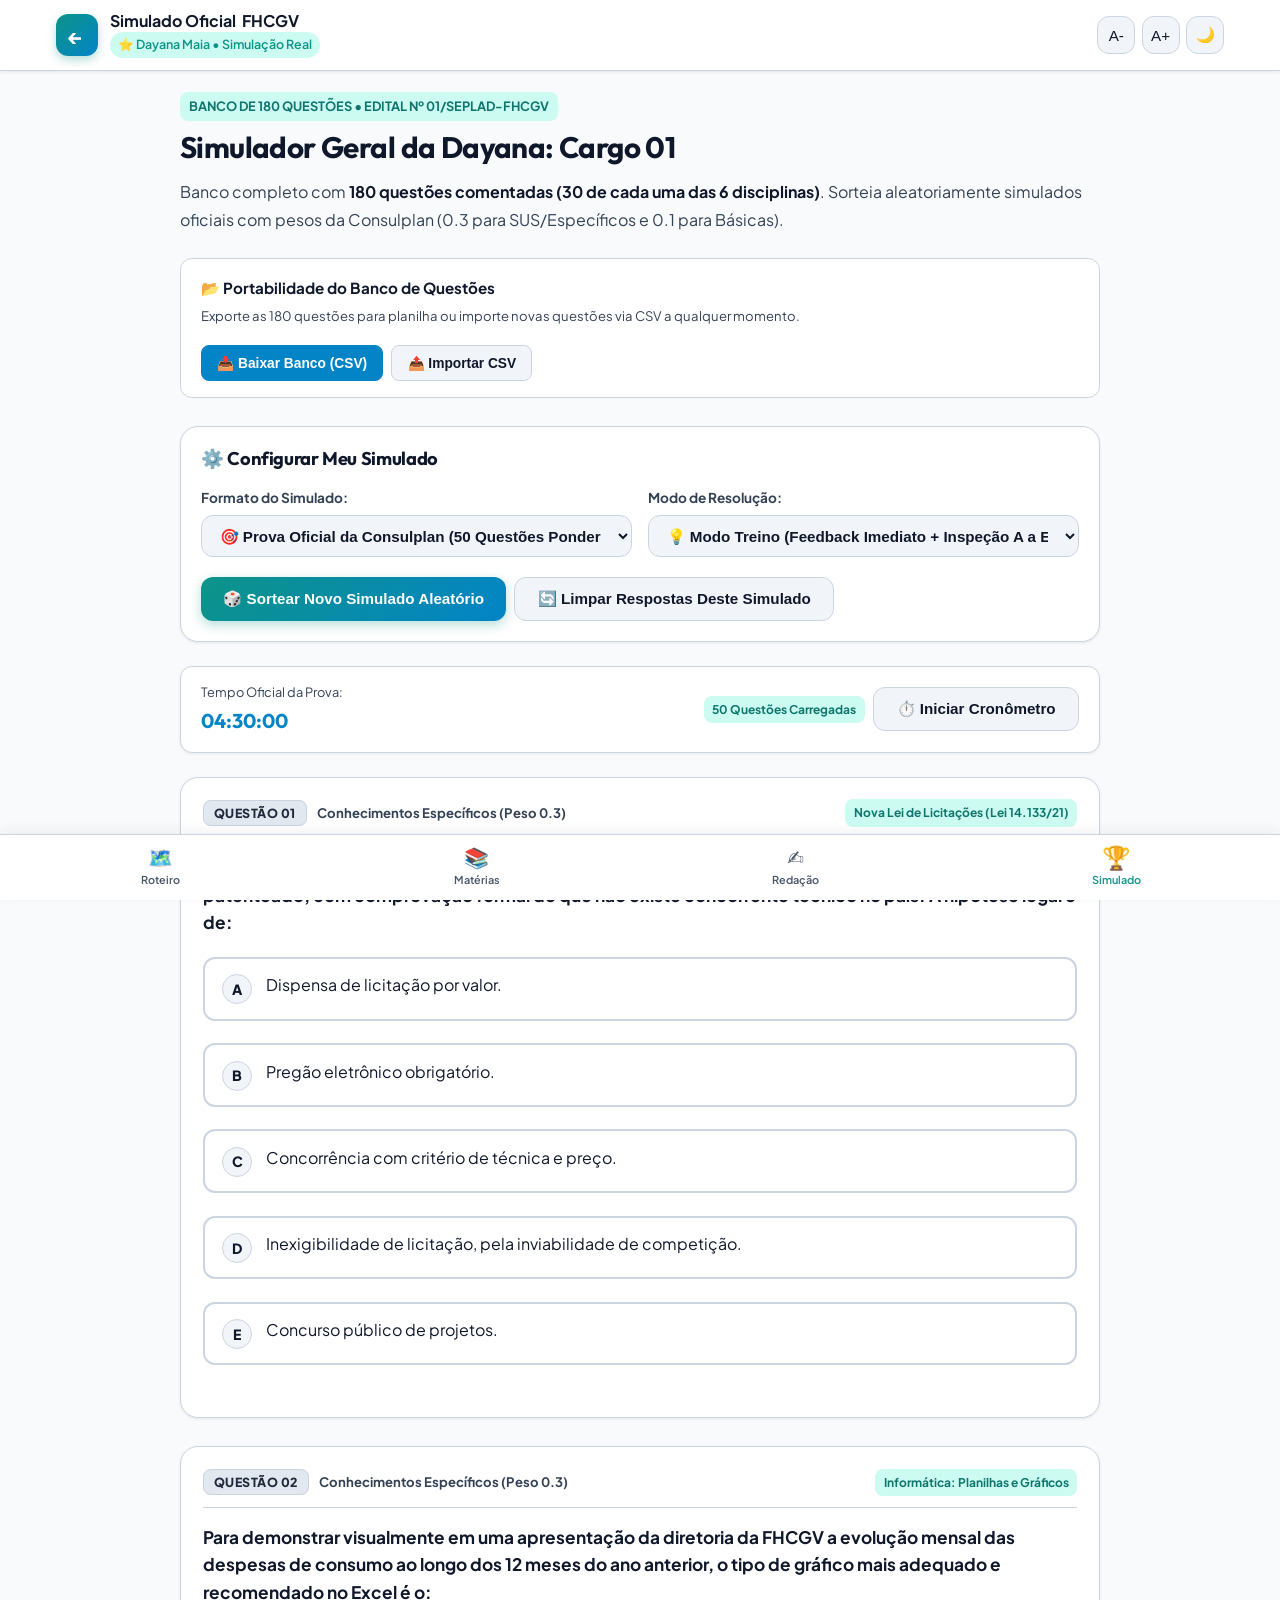
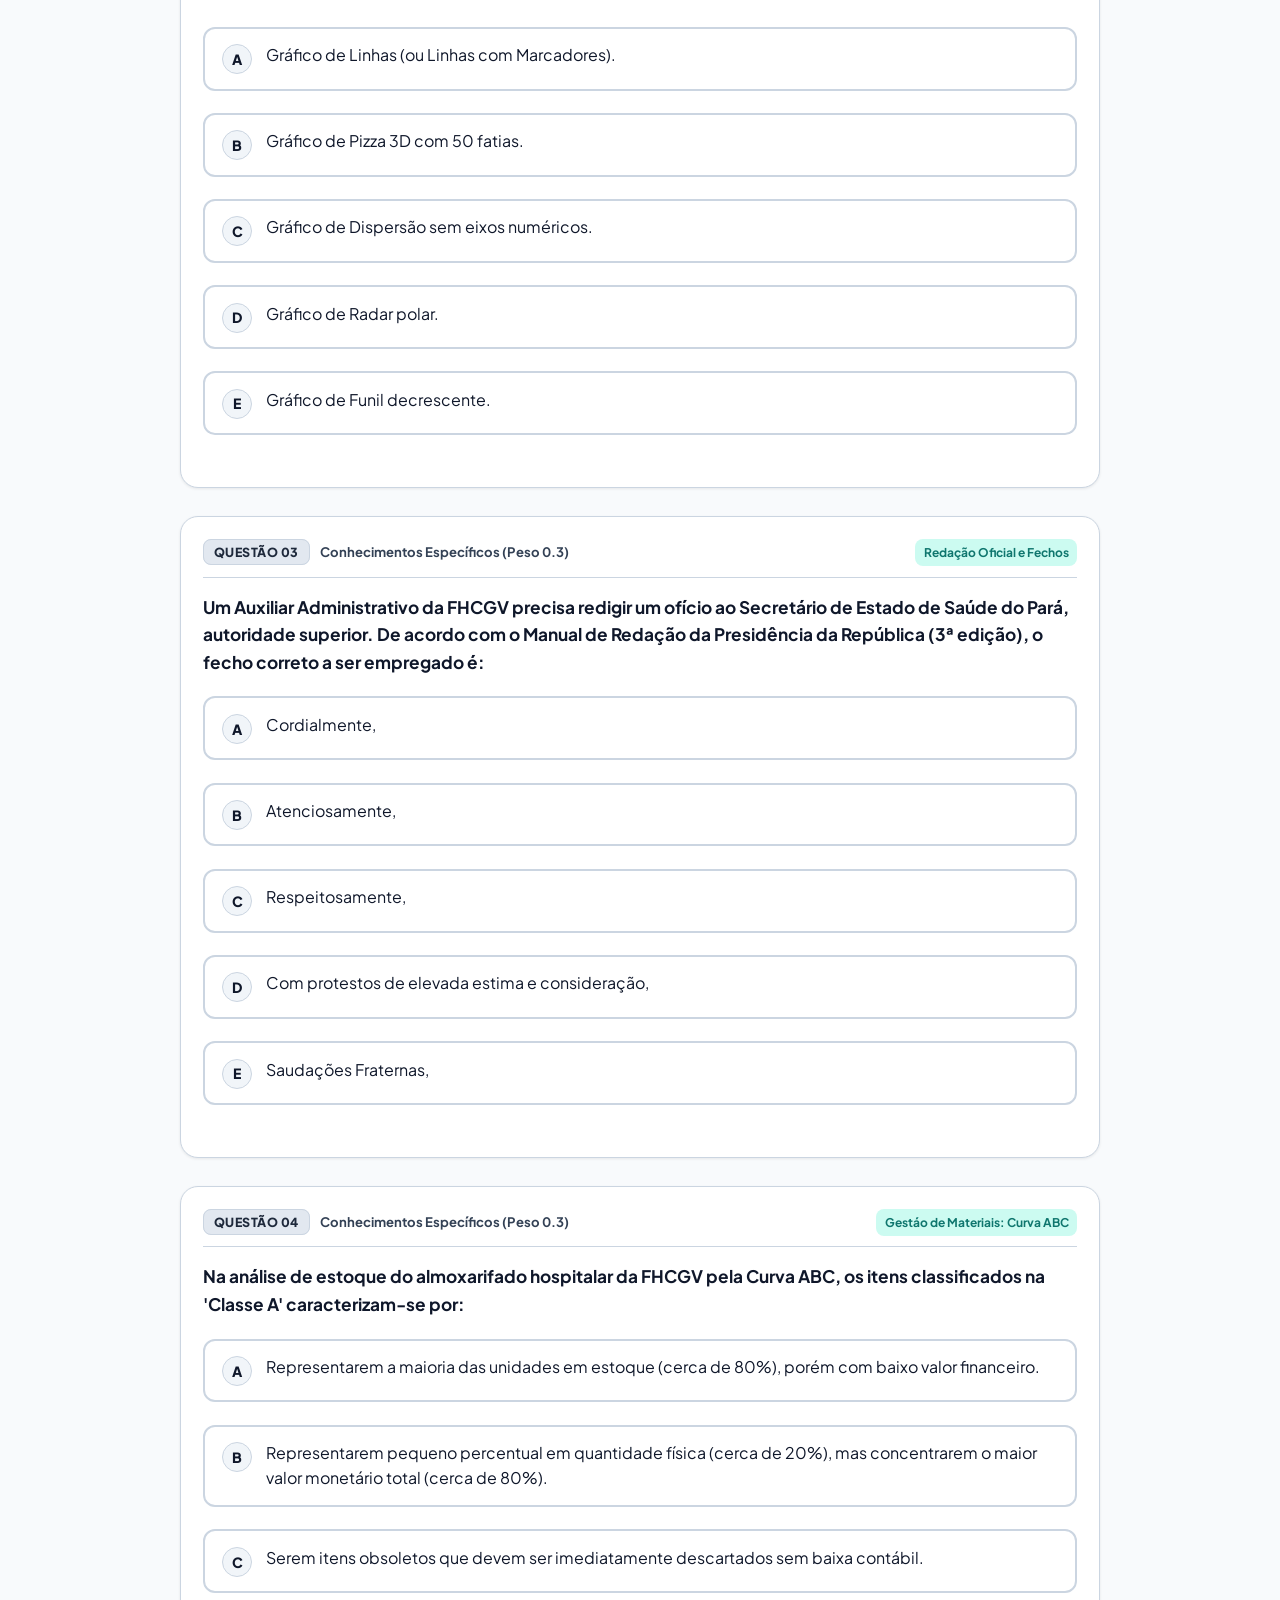
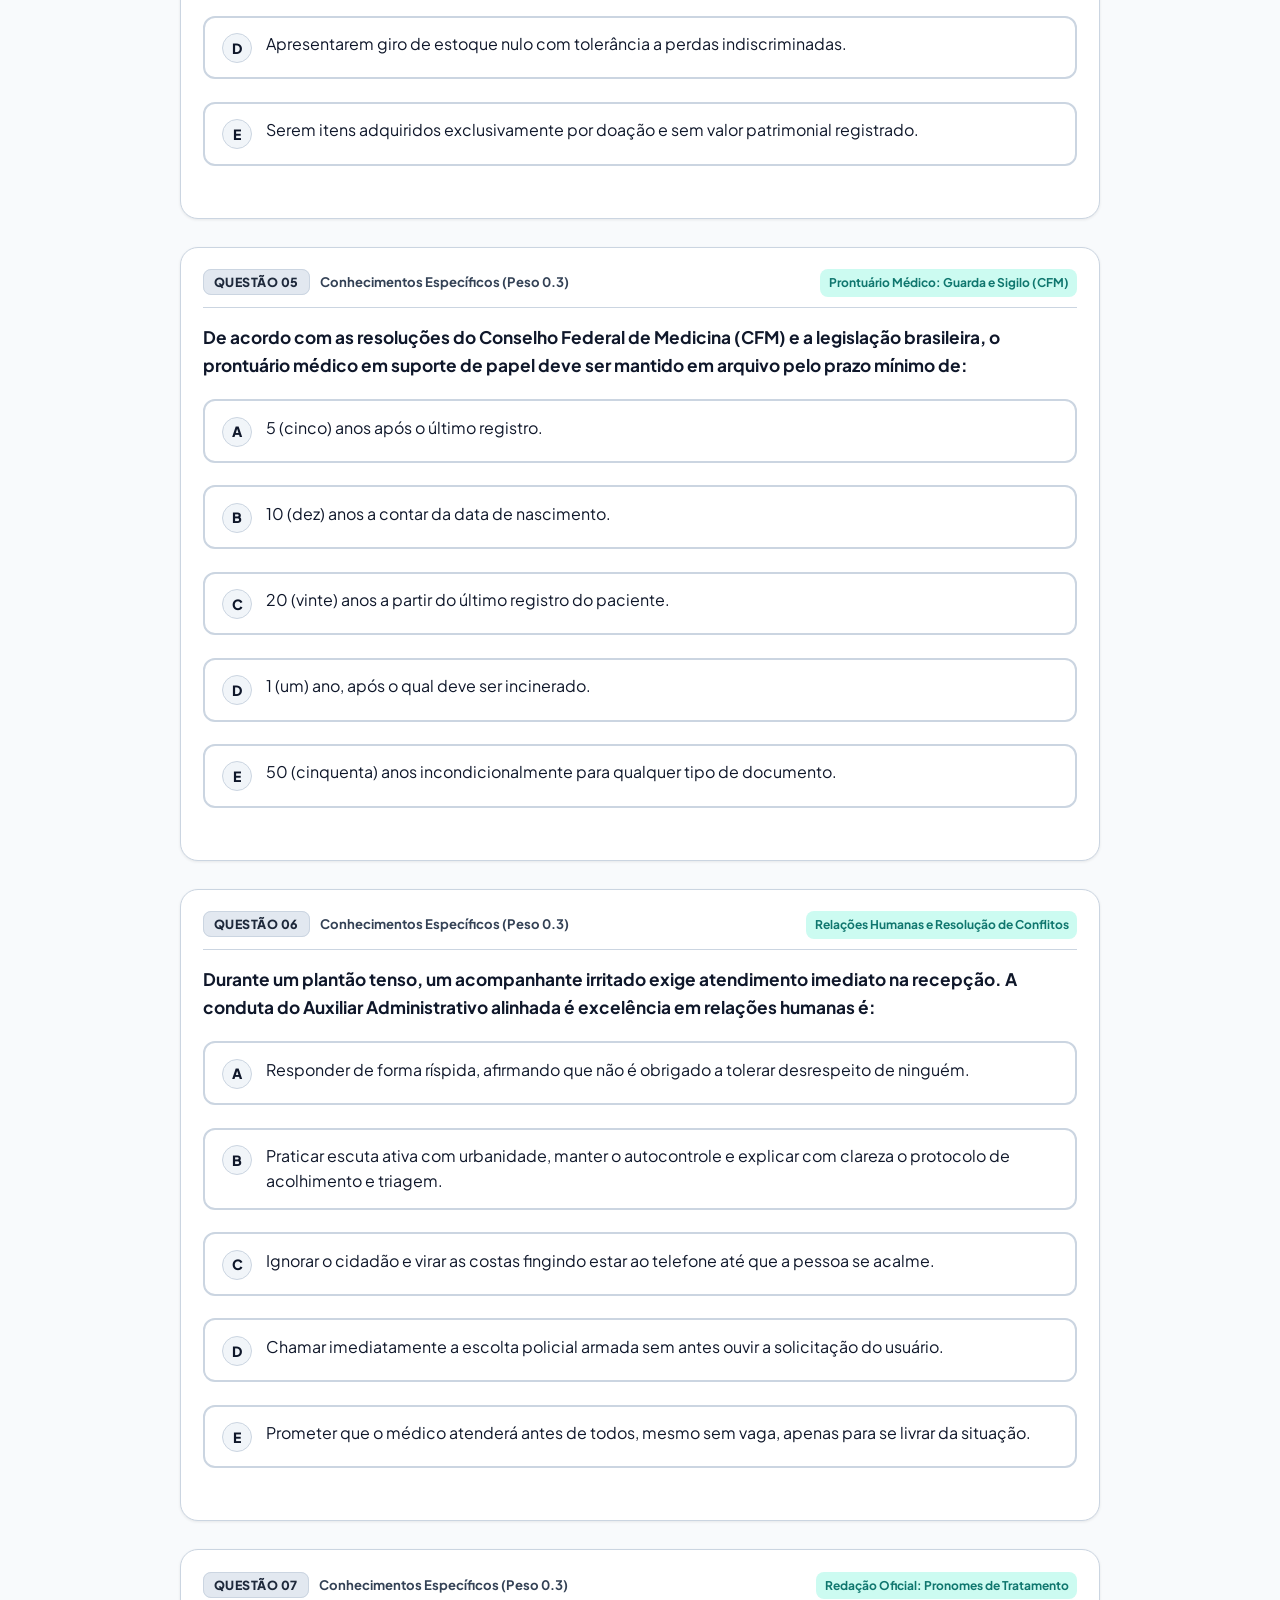
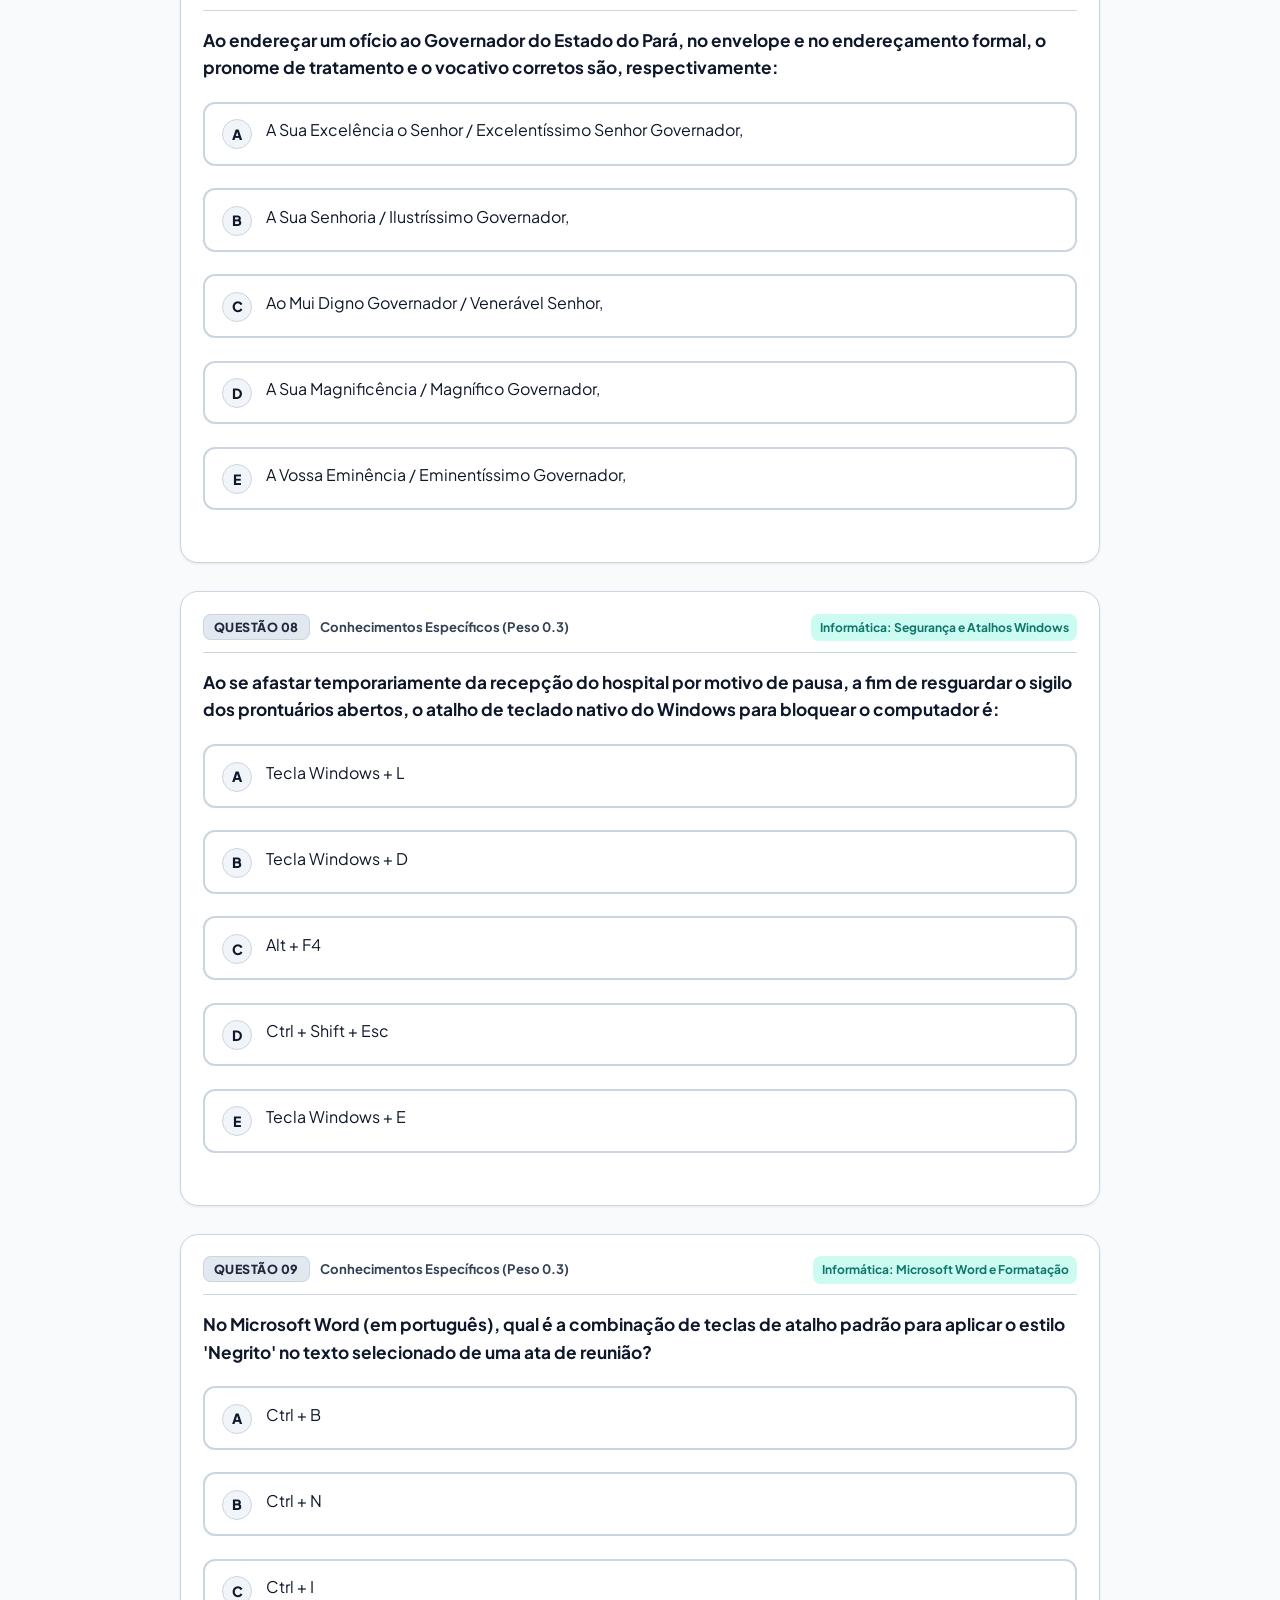
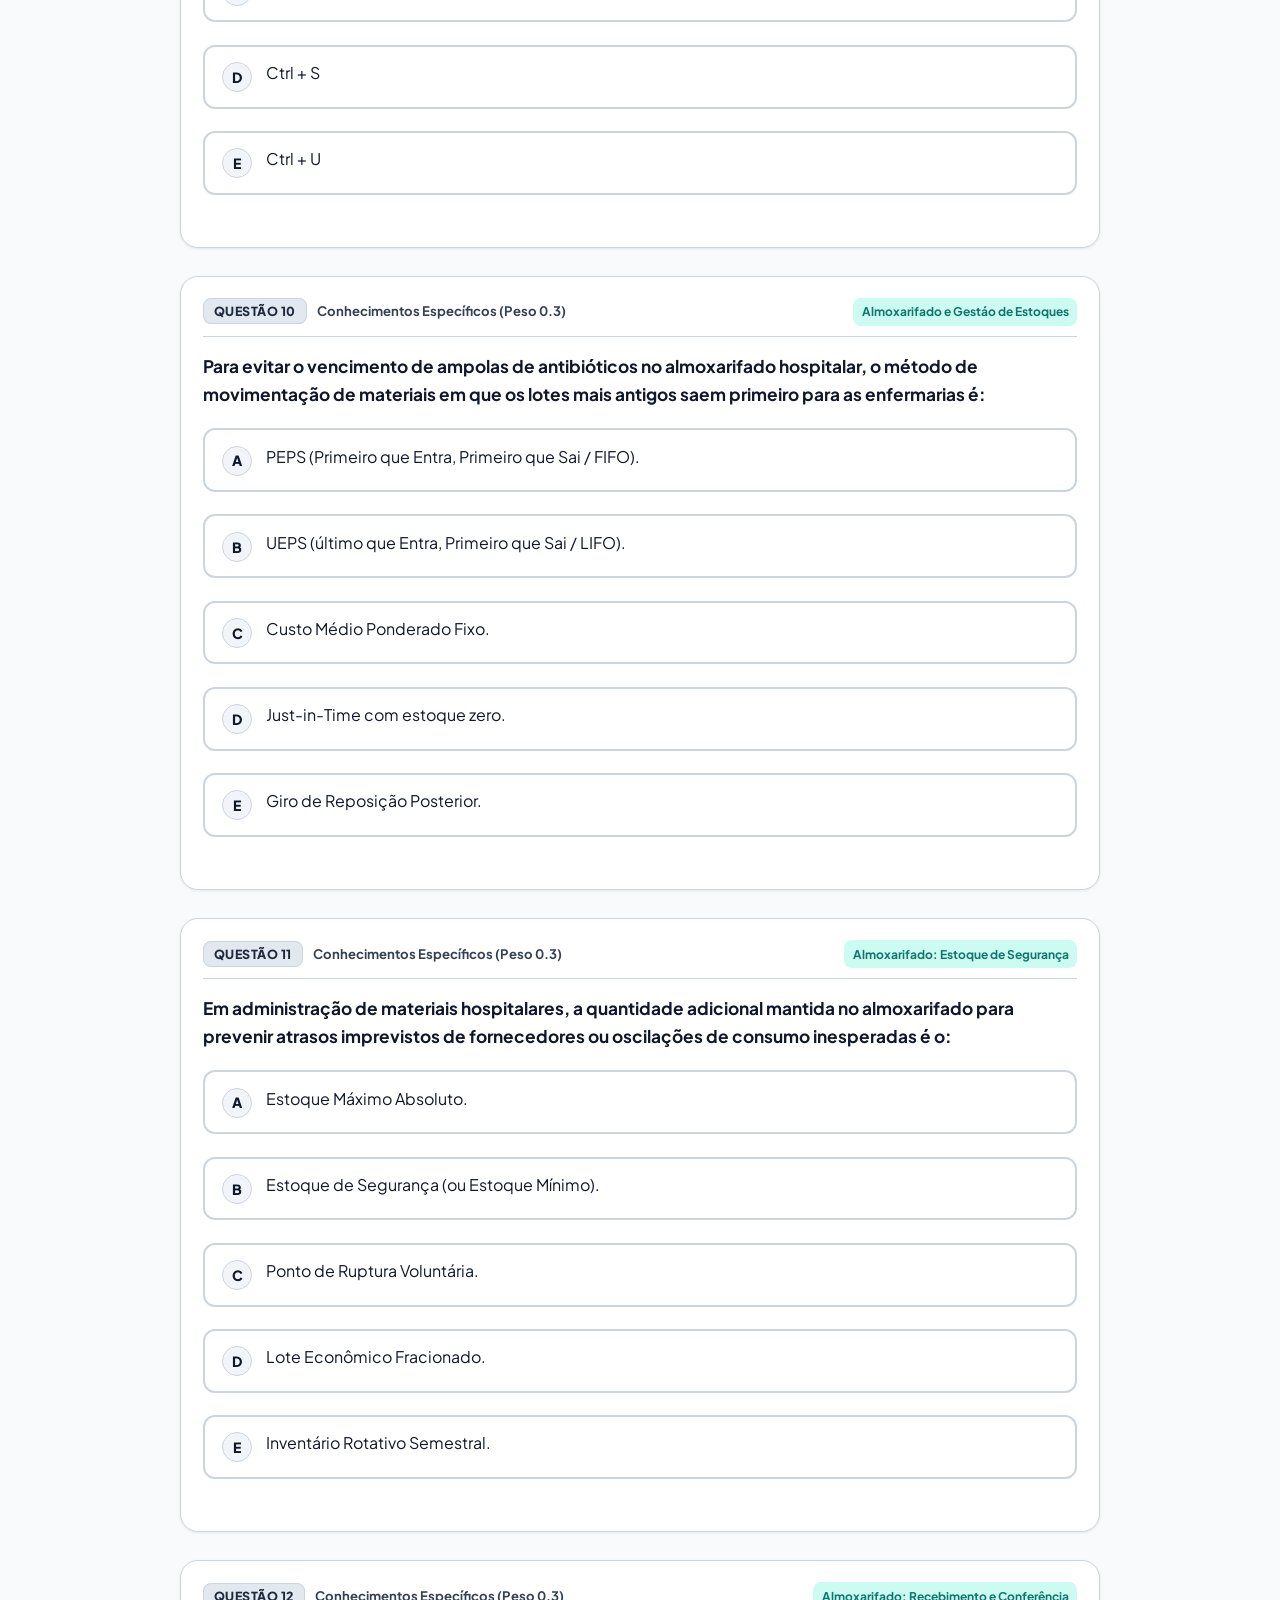
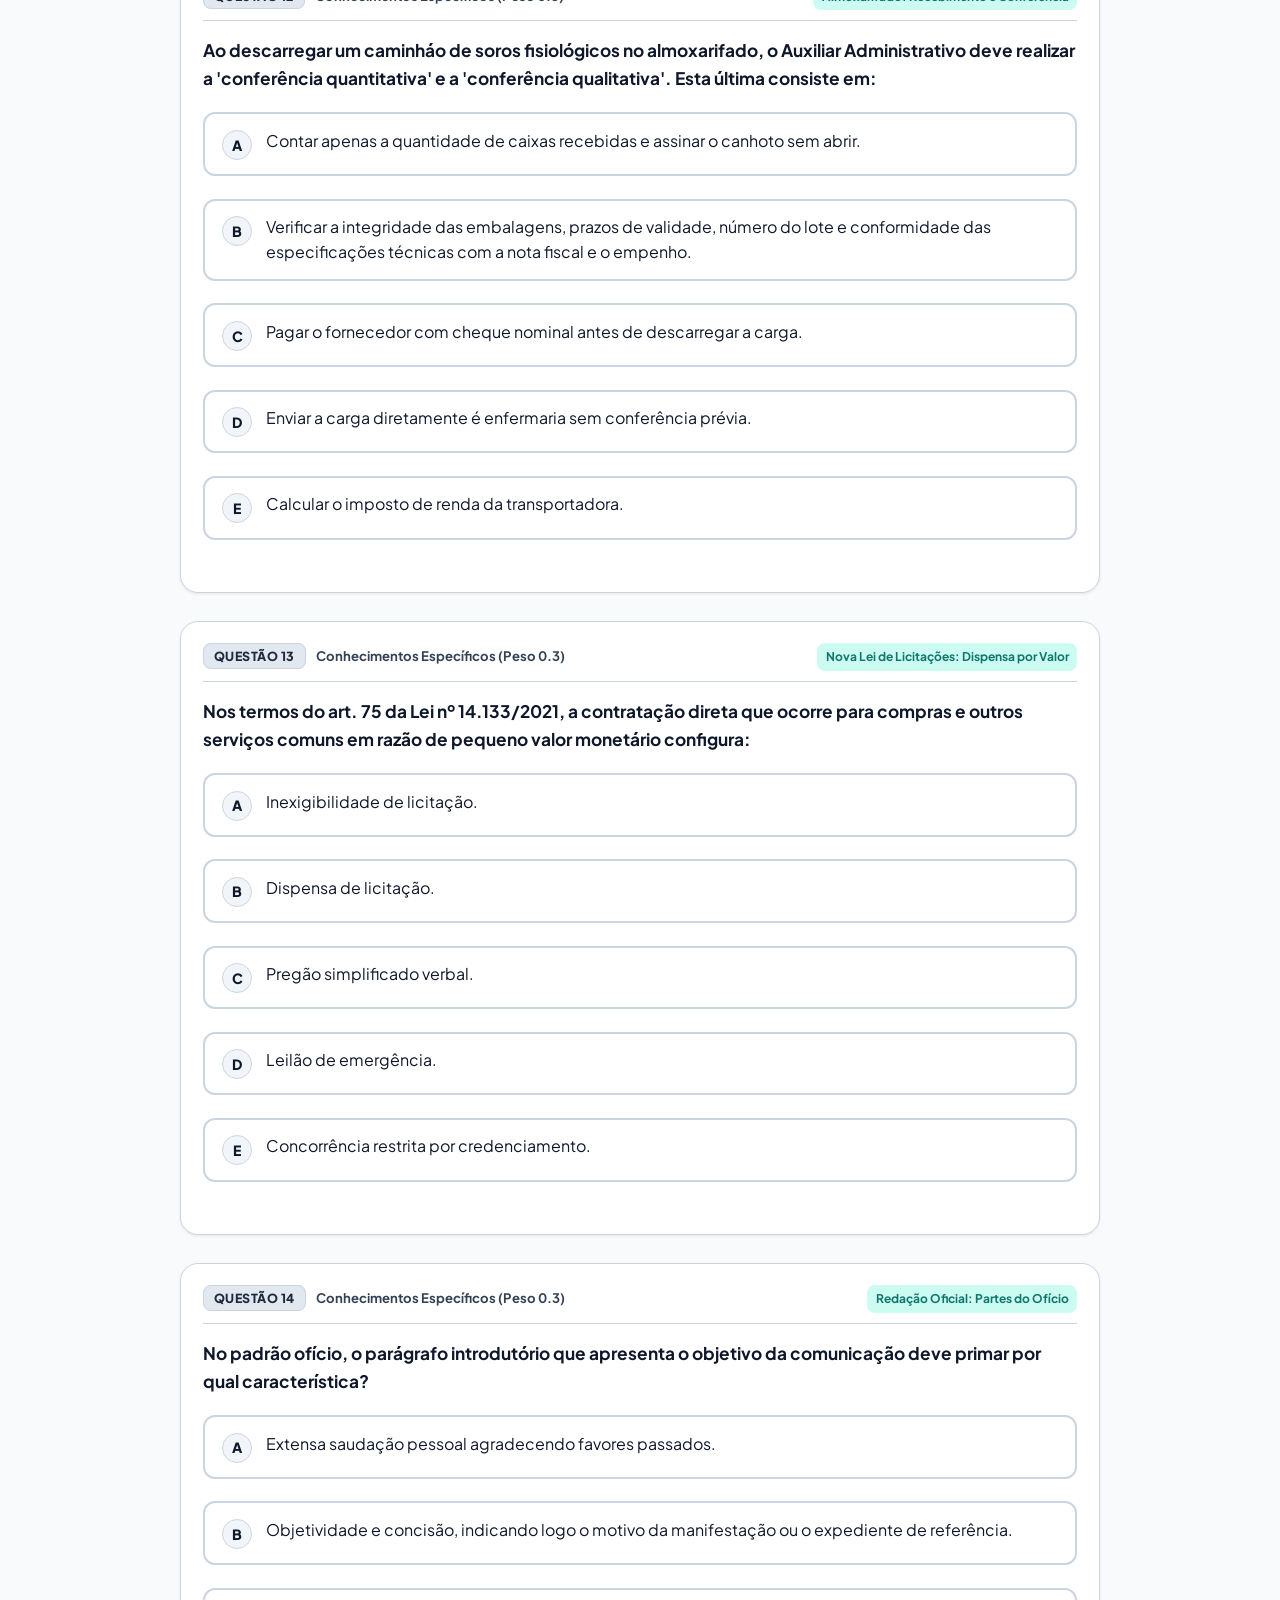
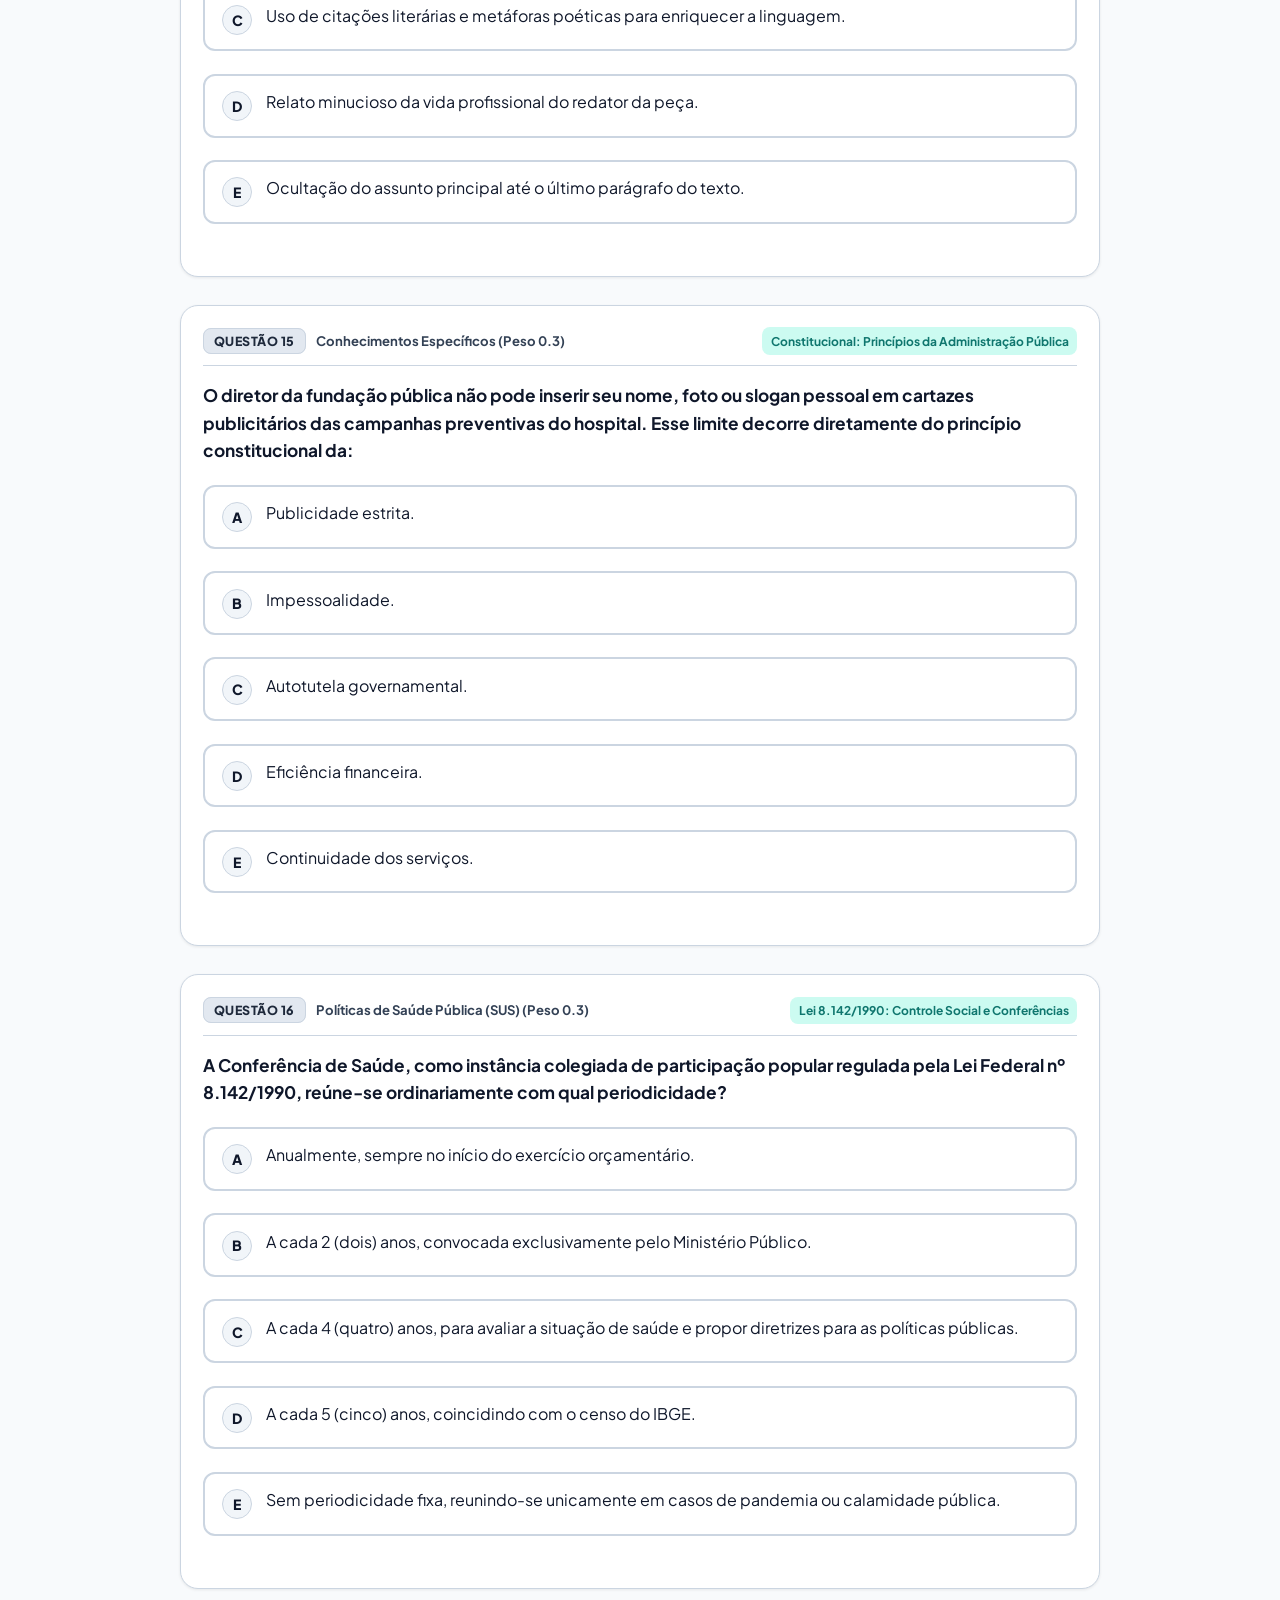
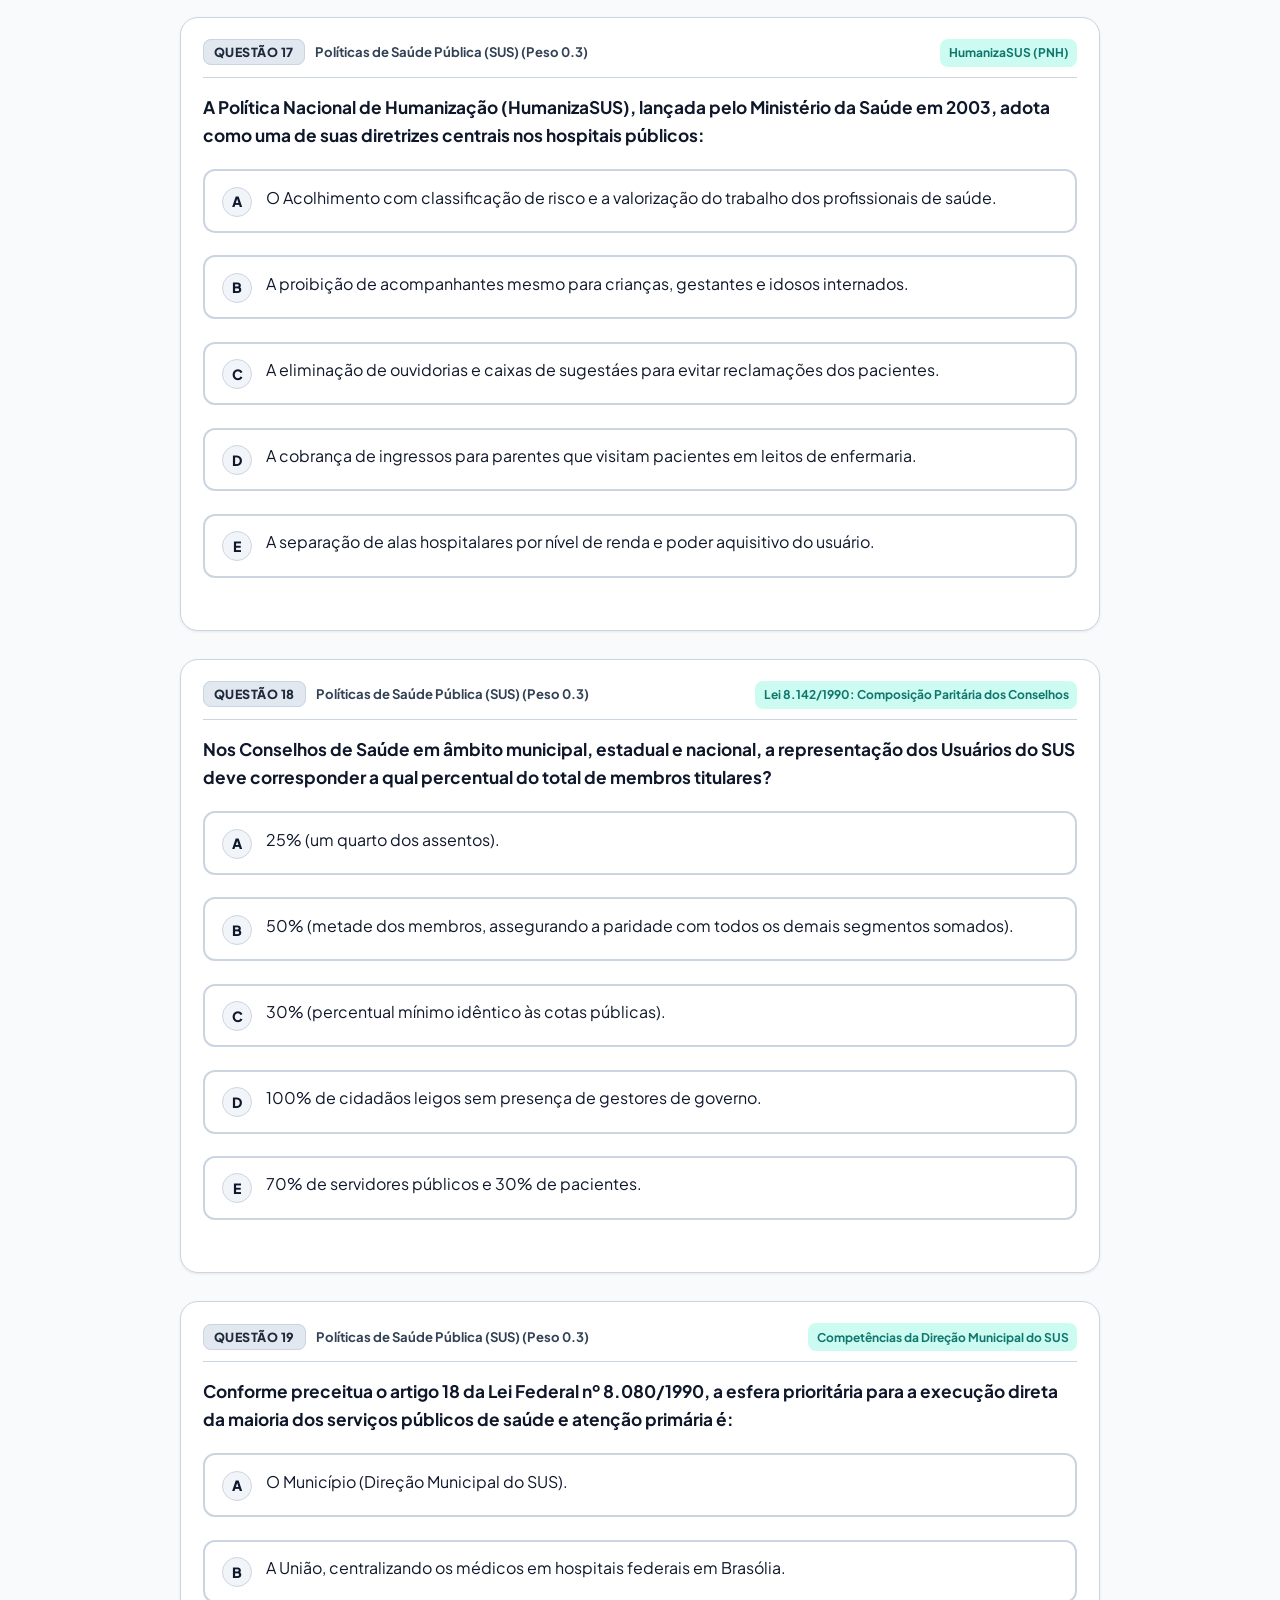
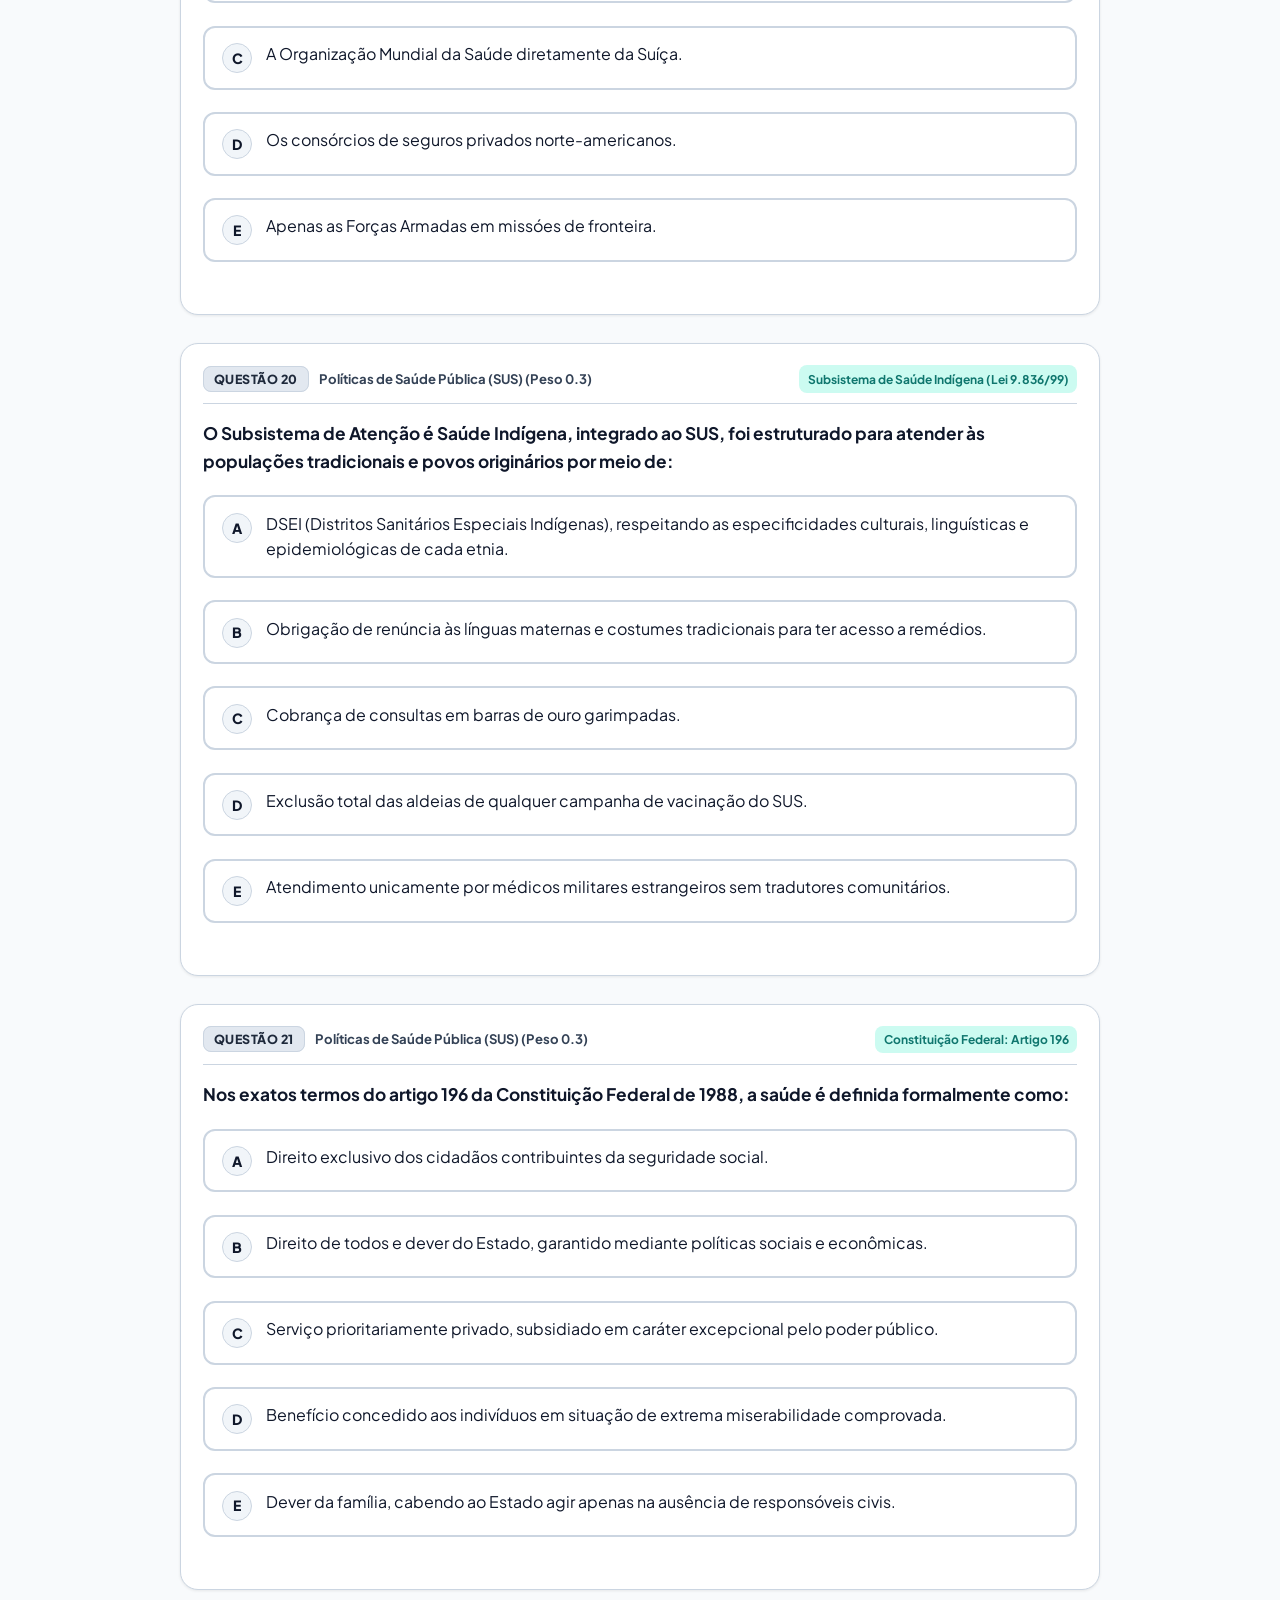
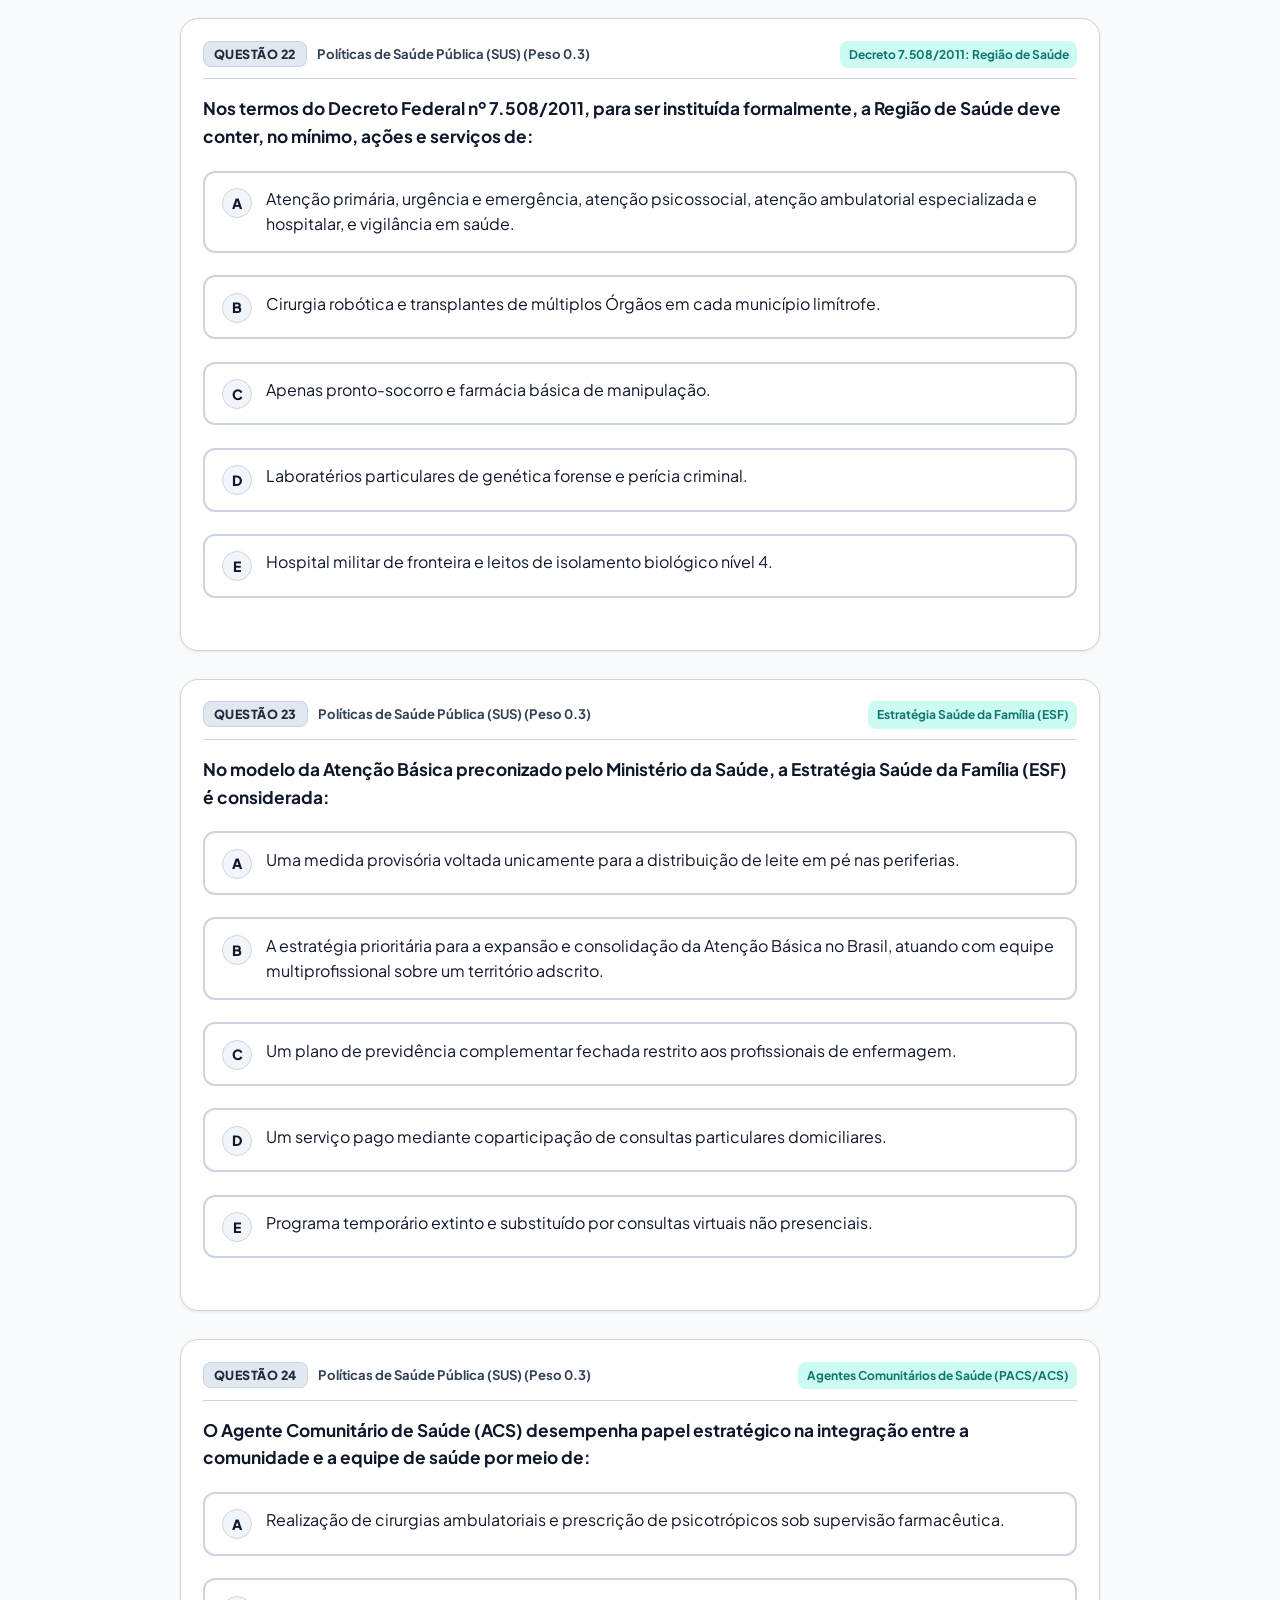
<file: simulados.html>
<!DOCTYPE html>
<html lang="pt-BR">
<head>
  <meta charset="UTF-8">
  <meta name="viewport" content="width=device-width, initial-scale=1.0">
  <title>Central de Simulados Oficiais | Dayana Maia - FHCGV Auxiliar Administrativo</title>
  
  <link rel="preconnect" href="https://fonts.googleapis.com">
  <link rel="preconnect" href="https://fonts.gstatic.com" crossorigin>
  <link href="https://fonts.googleapis.com/css2?family=Outfit:wght@400;600;700;800&family=Plus+Jakarta+Sans:wght@400;500;600;700&display=swap" rel="stylesheet">
  
  <link rel="stylesheet" href="css/style.css">
  <style>
    .sim-timer-bar {
      background: var(--bg-surface);
      border: 1px solid var(--border);
      border-radius: var(--radius-md);
      padding: 0.85rem 1.25rem;
      margin-bottom: 1.5rem;
      display: flex;
      align-items: center;
      justify-content: space-between;
      flex-wrap: wrap;
      gap: 0.75rem;
      position: sticky;
      top: 60px;
      z-index: 80;
      box-shadow: var(--shadow-sm);
    }
    .score-result-card {
      display: none;
      background: linear-gradient(135deg, var(--bg-surface) 0%, var(--bg-subtle) 100%);
      border: 2px solid var(--accent);
      border-radius: var(--radius-lg);
      padding: 1.75rem;
      margin: 2rem 0;
      box-shadow: var(--shadow-lg);
      text-align: center;
    }
    .score-result-card.active {
      display: block;
      animation: fadeIn 0.4s ease;
    }
    .score-big {
      font-family: 'Outfit', sans-serif;
      font-size: 3.2rem;
      font-weight: 800;
      color: var(--accent);
      line-height: 1;
      margin: 0.5rem 0;
    }
    .sim-control-panel {
      background: var(--bg-surface);
      border: 1px solid var(--border);
      border-radius: var(--radius-lg);
      padding: 1.25rem;
      margin-bottom: 1.5rem;
      box-shadow: var(--shadow-sm);
    }
    .sim-select-grid {
      display: grid;
      grid-template-columns: repeat(auto-fit, minmax(220px, 1fr));
      gap: 1rem;
      margin-top: 1rem;
    }
    .sim-form-group label {
      display: block;
      font-size: 0.85rem;
      font-weight: 700;
      margin-bottom: 0.35rem;
      color: var(--text-muted);
    }
    .sim-select {
      width: 100%;
      padding: 0.65rem 0.85rem;
      border: 1.5px solid var(--border);
      border-radius: var(--radius-md);
      background: var(--bg-subtle);
      color: var(--text-main);
      font-size: 0.95rem;
      font-weight: 600;
      outline: none;
    }
    .sim-select:focus {
      border-color: var(--primary);
    }
    .discipline-breakdown {
      display: grid;
      grid-template-columns: repeat(auto-fit, minmax(140px, 1fr));
      gap: 0.75rem;
      margin: 1.25rem 0;
    }
    .breakdown-card {
      background: var(--bg-subtle);
      border: 1px solid var(--border);
      border-radius: var(--radius-md);
      padding: 0.75rem;
      text-align: center;
    }
    .breakdown-card .title {
      font-size: 0.75rem;
      color: var(--text-muted);
      font-weight: 700;
      display: block;
      text-transform: uppercase;
    }
    .breakdown-card .val {
      font-size: 1.15rem;
      font-weight: 800;
      color: var(--primary);
      margin-top: 0.2rem;
    }
  </style>
</head>
<body>

  <div id="scroll-progress-container"><div id="scroll-progress-bar"></div></div>

  <!-- Cabeçalho -->
  <header class="site-header">
    <div class="header-container">
      <div class="brand-wrapper">
        <a href="index.html" class="brand-icon" title="Voltar ao início">←</a>
        <div class="brand-info">
          <div class="brand-title">Simulado Oficial <span>FHCGV</span></div>
          <span class="user-badge">⭐ Dayana Maia • Simulação Real</span>
        </div>
      </div>
      <div class="header-actions">
        <button id="font-decrease" class="btn-icon" title="Diminuir fonte">A-</button>
        <button id="font-increase" class="btn-icon" title="Aumentar fonte">A+</button>
        <button id="theme-toggle" class="btn-icon" title="Alternar modo">🌙</button>
      </div>
    </div>
  </header>

  <main class="main-wrapper">
    <div class="reading-container">

      <!-- Banner de Apresentação -->
      <div style="margin-bottom: 1.5rem;">
        <span class="badge badge-accent" style="font-size: 0.8rem; margin-bottom: 0.5rem;">BANCO DE 180 QUESTÕES • EDITAL Nº 01/SEPLAD-FHCGV</span>
        <h1>Simulador Geral da Dayana: Cargo 01</h1>
        <p style="color: var(--text-muted);">
          Banco completo com <strong>180 questões comentadas (30 de cada uma das 6 disciplinas)</strong>. Sorteia aleatoriamente simulados oficiais com pesos da Consulplan (0.3 para SUS/Específicos e 0.1 para Básicas).
        </p>
      </div>

      <!-- Barra de Ferramentas CSV e Importação/Exportação -->
      <div class="csv-toolbar">
        <div>
          <strong style="display: block; font-size: 0.95rem;">📂 Portabilidade do Banco de Questões</strong>
          <span style="font-size: 0.82rem; color: var(--text-muted);">
            Exporte as 180 questões para planilha ou importe novas questões via CSV a qualquer momento.
          </span>
        </div>
        <div class="csv-toolbar-actions">
          <button class="btn-csv btn-csv-download" onclick="window.exportarBancoCSV()" title="Baixar todas as questões em CSV para Excel">
            📥 Baixar Banco (CSV)
          </button>
          <button class="btn-csv btn-csv-import" onclick="document.getElementById('sim-csv-input').click()" title="Carregar novas questões de arquivo CSV">
            📤 Importar CSV
          </button>
          <input type="file" id="sim-csv-input" accept=".csv" style="display: none;" onchange="window.importarBancoCSV(this)">
        </div>
      </div>

      <!-- Painel de Configuração do Simulado -->
      <div class="sim-control-panel">
        <h3 style="margin: 0; font-size: 1.15rem; display: flex; align-items: center; gap: 0.5rem;">
          ⚙️ Configurar Meu Simulado
        </h3>
        
        <div class="sim-select-grid">
          <div class="sim-form-group">
            <label for="sim-tipo-select">Formato do Simulado:</label>
            <select id="sim-tipo-select" class="sim-select" onchange="window.gerarNovoSimulado()">
              <option value="oficial_50" selected>🎯 Prova Oficial da Consulplan (50 Questões Ponderadas)</option>
              <option value="maratona_180">🏆 Maratona Completa (Todas as 180 Questões)</option>
              <option value="disc_especificos">🔬 Apenas Específicos (30 Questões - Peso 0.3)</option>
              <option value="disc_sus">🏥 Apenas Legislação SUS (30 Questões - Peso 0.3)</option>
              <option value="disc_portugues">📚 Apenas Português (30 Questões - Não Pode Zerar)</option>
              <option value="disc_legislacao">⚖️ Apenas Legislação Estadual (30 Questões - Lei 5.810)</option>
              <option value="disc_etica">⭐ Apenas Ética e Atendimento (30 Questões)</option>
              <option value="disc_rlm">🧮 Apenas Raciocínio Lógico (30 Questões)</option>
            </select>
          </div>

          <div class="sim-form-group">
            <label for="sim-modo-select">Modo de Resolução:</label>
            <select id="sim-modo-select" class="sim-select" onchange="window.mudarModoResolucao()">
              <option value="treino" selected>💡 Modo Treino (Feedback Imediato + Inspeção A a E)</option>
              <option value="prova">⏱️ Modo Prova Real (Gabarito e Nota ao Final)</option>
            </select>
          </div>
        </div>

        <div style="display: flex; gap: 0.5rem; margin-top: 1.25rem; flex-wrap: wrap;">
          <button class="btn btn-primary" onclick="window.gerarNovoSimulado()">
            🎲 Sortear Novo Simulado Aleatório
          </button>
          <button class="btn btn-secondary" onclick="window.reiniciarSimuladoAtual()">
            🔄 Limpar Respostas Deste Simulado
          </button>
        </div>
      </div>

      <!-- Barra de Cronômetro de Prova (4h30min) -->
      <div class="sim-timer-bar">
        <div>
          <span style="font-size: 0.8rem; color: var(--text-muted); display: block;">Tempo Oficial da Prova:</span>
          <strong id="sim-clock" style="font-size: 1.25rem; font-family: 'Outfit', monospace; color: var(--primary);">04:30:00</strong>
        </div>
        <div style="display: flex; gap: 0.5rem; align-items: center;">
          <span id="sim-total-count-badge" class="badge badge-accent">50 Questões Carregadas</span>
          <button id="sim-btn-start" class="btn btn-secondary" onclick="window.toggleSimTimer()">
            ⏱️ Iniciar Cronômetro
          </button>
        </div>
      </div>

      <!-- Card de Resultado Final Ponderado -->
      <div id="sim-result-box" class="score-result-card">
        <h2 style="margin: 0; font-size: 1.5rem;" id="sim-verdict-title">Resultado do Simulado</h2>
        <div class="score-big" id="sim-final-score">0.0</div>
        <div style="font-size: 0.95rem; color: var(--text-muted);" id="sim-score-details">
          Pontuação total calculada com base nos pesos oficiais da Consulplan.
        </div>
        <div id="sim-verdict-badge" style="margin-top: 1rem;"></div>

        <!-- Detalhamento por Disciplina -->
        <div class="discipline-breakdown" id="sim-breakdown-container"></div>

        <div style="margin-top: 1.5rem;">
          <button class="btn btn-primary" onclick="window.gerarNovoSimulado()">
            🎲 Fazer Outro Simulado com Novas Questões
          </button>
        </div>
      </div>

      <!-- Lista Dinâmica de Questões do Simulado -->
      <div id="simulado-questoes-container">
        <!-- Renderizado dinamicamente via JS -->
      </div>

      <!-- Botão de Entrega da Prova -->
      <div id="sim-entrega-box" style="text-align: center; margin: 2.5rem 0; padding: 2rem; background: var(--bg-surface); border: 1px solid var(--border); border-radius: var(--radius-lg);">
        <h3 style="margin-bottom: 0.5rem;">Concluiu todas as questões, Dayana?</h3>
        <p style="color: var(--text-muted); margin-bottom: 1.25rem;">
          Clique abaixo para finalizar, calcular a nota ponderada oficial (0 a 10), verificar a classificação e abrir a inspeção completa de todas as alternativas.
        </p>
        <button class="btn btn-primary" style="font-size: 1.1rem; padding: 0.85rem 2rem;" onclick="window.finalizarSimulado()">
          🏁 Entregar Simulado e Ver Minha Nota Oficial
        </button>
      </div>

    </div>
  </main>

  <footer class="site-footer">
    <div class="footer-container">
      <div class="footer-info">
        <h3>Plataforma Exclusiva • Dayana Maia de Jesus</h3>
        <p>Preparação de Alto Desempenho para Auxiliar Administrativo • FHCGV / SEPLAD-PA (Concurso C-223)</p>
      </div>
    </div>
  </footer>

  <!-- Scripts: dados unificados (180 questões) + motor interativo -->
  <script src="js/questoes_data.js"></script>
  <script src="js/app.js"></script>

  <script>
    /* ==========================================================================
       LÓGICA DINÂMICA DO SIMULADOR OFICIAL (PULL ALEATÓRIO DE 180 QUESTÕES)
       ========================================================================== */
    let questoesDoSimulado = [];
    let timerInterval = null;
    let secondsLeft = 4 * 3600 + 30 * 60; // 4 horas e 30 minutos
    let timerRunning = false;

    document.addEventListener('DOMContentLoaded', () => {
      window.gerarNovoSimulado();
    });

    // Função utilitária para embaralhar array (Fisher-Yates)
    function shuffleArray(array) {
      const arr = [...array];
      for (let i = arr.length - 1; i > 0; i--) {
        const j = Math.floor(Math.random() * (i + 1));
        [arr[i], arr[j]] = [arr[j], arr[i]];
      }
      return arr;
    }

    // Puxa aleatoriamente as questões conforme o formato escolhido
    window.gerarNovoSimulado = function() {
      const all = getAllQuestoes();
      const tipo = document.getElementById('sim-tipo-select').value;
      const countBadge = document.getElementById('sim-total-count-badge');
      const resultBox = document.getElementById('sim-result-box');
      if (resultBox) resultBox.classList.remove('active');

      // Limpa respostas temporárias da sessão de simulado anterior
      sessionStorage.clear();

      if (tipo === 'oficial_50') {
        // Distribuição Oficial do Edital C-223 (50 questões)
        const esp = shuffleArray(all.filter(q => q.disciplina === 'especificos')).slice(0, 15);
        const sus = shuffleArray(all.filter(q => q.disciplina === 'sus')).slice(0, 10);
        const port = shuffleArray(all.filter(q => q.disciplina === 'portugues')).slice(0, 10);
        const leg = shuffleArray(all.filter(q => q.disciplina === 'legislacao')).slice(0, 5);
        const eti = shuffleArray(all.filter(q => q.disciplina === 'etica')).slice(0, 5);
        const rlm = shuffleArray(all.filter(q => q.disciplina === 'rlm')).slice(0, 5);

        questoesDoSimulado = [...esp, ...sus, ...port, ...leg, ...eti, ...rlm];
      } else if (tipo === 'maratona_180') {
        // Todas as 180 questões embaralhadas
        questoesDoSimulado = shuffleArray(all);
      } else {
        // Disciplina única específica (30 questões)
        const discKey = tipo.replace('disc_', '');
        questoesDoSimulado = shuffleArray(all.filter(q => q.disciplina === discKey));
      }

      if (countBadge) {
        countBadge.textContent = `${questoesDoSimulado.length} Questões Carregadas`;
      }

      renderSimuladoQuestoes();
    };

    window.reiniciarSimuladoAtual = function() {
      if (!confirm('Deseja limpar as respostas deste simulado e recomeçar?')) return;
      sessionStorage.clear();
      renderSimuladoQuestoes();
      const resultBox = document.getElementById('sim-result-box');
      if (resultBox) resultBox.classList.remove('active');
    };

    window.mudarModoResolucao = function() {
      renderSimuladoQuestoes();
    };

    function renderSimuladoQuestoes() {
      const container = document.getElementById('simulado-questoes-container');
      if (!container) return;

      const modo = document.getElementById('sim-modo-select').value; // 'treino' ou 'prova'
      let html = '';

      questoesDoSimulado.forEach((q, idx) => {
        const peso = (q.disciplina === 'especificos' || q.disciplina === 'sus') ? 0.3 : 0.1;
        const userAns = sessionStorage.getItem(`sim_ans_${q.id}`);
        const jaRespondeu = Boolean(userAns);
        const acertou = userAns === q.correta;

        // No modo prova antes de finalizar, não revelamos o gabarito
        const revelado = modo === 'treino' && jaRespondeu;

        html += `
          <div class="question-card" id="sim-card-${q.id}" data-qid="${q.id}" data-correct="${q.correta}" data-peso="${peso}" data-disc="${q.disciplina}">
            <div class="question-meta">
              <div>
                <span class="banca-tag">QUESTÃO ${String(idx + 1).padStart(2, '0')}</span>
                <span style="margin-left: 0.5rem; font-weight:700;">${escapeHtml(q.materia_nome)} (Peso ${peso})</span>
              </div>
              <span class="badge badge-accent" style="font-size:0.75rem;">${escapeHtml(q.topico || '')}</span>
            </div>

            <p class="question-text">${escapeHtml(q.enunciado)}</p>

            <div class="options-list">
        `;

        ['A', 'B', 'C', 'D', 'E'].forEach(letter => {
          const altObj = q.alternativas[letter];
          if (!altObj) return;

          let itemClass = 'option-item';
          let drawerClass = 'option-explanation-drawer';
          let drawerStyle = 'display:none;';

          if (userAns === letter) {
            itemClass += ' selected';
          }

          if (revelado) {
            if (letter === q.correta) {
              itemClass += ' correct';
            }
            if (userAns === letter && !acertou) {
              itemClass += ' incorrect';
            }
            if (userAns === letter || (!acertou && letter === q.correta)) {
              drawerClass += letter === q.correta ? ' exp-correct show' : ' exp-wrong show';
              drawerStyle = 'display:block;';
            }
          }

          html += `
            <div class="option-wrapper" id="sim-opt-wrap-${q.id}-${letter}">
              <div class="${itemClass}" id="sim-opt-btn-${q.id}-${letter}" data-opt="${letter}" onclick="window.handleSimOptionClick('${q.id}', '${letter}')">
                <span class="option-letter">${letter}</span>
                <span class="option-text">${escapeHtml(altObj.texto)}</span>
              </div>
              <div class="${drawerClass}" id="sim-drawer-${q.id}-${letter}" style="${drawerStyle}">
                <strong>${letter === q.correta ? '✅ Alternativa (' + letter + ') - Gabarito Correto:' : '❌ Alternativa (' + letter + ') - Por que está incorreta:'}</strong><br>
                ${escapeHtml(altObj.exp)}
              </div>
            </div>
          `;
        });

        html += `</div>`; // fim options-list

        // Feedback da questão
        let feedbackClass = 'quiz-feedback';
        let feedbackContent = '';

        if (revelado) {
          feedbackClass += acertou ? ' show feedback-success' : ' show feedback-error';
          if (acertou) {
            feedbackContent = `
              <div class="feedback-status">🎉 <strong>Excelente, Dayana! Você acertou!</strong></div>
              <p style="margin: 0.35rem 0 0 0;">${escapeHtml(q.comentarioGeral || '')}</p>
              <div class="alt-inspect-hint">
                💡 <strong>Dica de Estudo:</strong> Você acertou! Clique em qualquer outra alternativa (A, B, C, D ou E) para ver a justificativa do erro!
              </div>
            `;
          } else {
            feedbackContent = `
              <div class="feedback-status">⚠️ <strong>Atenção ao detalhe, Dayana! O gabarito oficial é a letra (${q.correta}).</strong></div>
              <p style="margin: 0.35rem 0 0 0;">${escapeHtml(q.comentarioGeral || '')}</p>
              <div class="alt-inspect-hint">
                🔍 <strong>Modo Inspeção Ativo:</strong> Clique nas outras alternativas para conferir o motivo do erro de cada uma.
              </div>
            `;
          }
        }

        html += `
            <div class="${feedbackClass}" id="sim-feedback-${q.id}">
              ${feedbackContent}
            </div>
          </div>
        `;
      });

      container.innerHTML = html;
    }

    // Clique em alternativa do simulado
    window.handleSimOptionClick = function(qId, letter) {
      const questao = questoesDoSimulado.find(q => q.id === qId);
      if (!questao) return;

      const modo = document.getElementById('sim-modo-select').value;
      const userAns = sessionStorage.getItem(`sim_ans_${qId}`);

      // Salva no sessionStorage do simulado
      sessionStorage.setItem(`sim_ans_${qId}`, letter);
      // Salva também no histórico geral da Dayana
      localStorage.setItem(`dayana_ans_${qId}`, letter);

      if (modo === 'prova') {
        // No modo prova real, apenas marca a seleção visualmente sem entregar a resposta
        ['A', 'B', 'C', 'D', 'E'].forEach(l => {
          const btn = document.getElementById(`sim-opt-btn-${qId}-${l}`);
          if (btn) {
            btn.classList.remove('selected');
            if (l === letter) btn.classList.add('selected');
          }
        });
        return;
      }

      // No modo treino: feedback imediato e inspeção aberta
      if (!userAns) {
        // Primeira resposta
        renderSimuladoQuestoes();
      } else {
        // Já havia respondido: alterna abertura da gaveta da alternativa clicada
        const targetDrawer = document.getElementById(`sim-drawer-${qId}-${letter}`);
        if (!targetDrawer) return;

        const isVisible = targetDrawer.style.display === 'block';
        if (isVisible) {
          targetDrawer.style.display = 'none';
          targetDrawer.classList.remove('show');
        } else {
          targetDrawer.className = 'option-explanation-drawer ' + (letter === questao.correta ? 'exp-correct show' : 'exp-wrong show');
          targetDrawer.style.display = 'block';
        }
      }
    };

    // Finalizar simulado e calcular nota oficial
    window.finalizarSimulado = function() {
      let totalObtido = 0;
      let totalPossivel = 0;
      let portuguesAcertos = 0;
      let portuguesQuestoes = 0;

      const statsPorDisc = {};

      questoesDoSimulado.forEach(q => {
        const peso = (q.disciplina === 'especificos' || q.disciplina === 'sus') ? 0.3 : 0.1;
        totalPossivel += peso;

        if (!statsPorDisc[q.disciplina]) {
          statsPorDisc[q.disciplina] = { total: 0, acertos: 0, nome: q.materia_nome };
        }
        statsPorDisc[q.disciplina].total++;

        const userAns = sessionStorage.getItem(`sim_ans_${q.id}`);
        const acertou = userAns === q.correta;

        if (q.disciplina === 'portugues') {
          portuguesQuestoes++;
          if (acertou) portuguesAcertos++;
        }

        if (acertou) {
          totalObtido += peso;
          statsPorDisc[q.disciplina].acertos++;
        }

        // Revela todos os cards no simulado
        const card = document.getElementById(`sim-card-${q.id}`);
        const feedbackBox = document.getElementById(`sim-feedback-${q.id}`);
        if (!card) return;

        ['A', 'B', 'C', 'D', 'E'].forEach(l => {
          const btn = document.getElementById(`sim-opt-btn-${q.id}-${l}`);
          const drawer = document.getElementById(`sim-drawer-${q.id}-${l}`);
          if (!btn || !drawer) return;

          btn.classList.remove('selected', 'correct', 'incorrect');
          drawer.style.display = 'none';

          if (l === q.correta) {
            btn.classList.add('correct');
          }
          if (userAns === l && !acertou) {
            btn.classList.add('incorrect');
          }

          if (userAns === l || (!acertou && l === q.correta)) {
            drawer.className = 'option-explanation-drawer ' + (l === q.correta ? 'exp-correct show' : 'exp-wrong show');
            drawer.style.display = 'block';
          }
        });

        if (feedbackBox) {
          feedbackBox.className = 'quiz-feedback show ' + (acertou ? 'feedback-success' : 'feedback-error');
          feedbackBox.innerHTML = `
            <div class="feedback-status">${acertou ? '🎉 <strong>Você acertou!</strong>' : '⚠️ <strong>Gabarito: Letra (' + q.correta + ')</strong>'}</div>
            <p style="margin: 0.35rem 0 0 0;">${escapeHtml(q.comentarioGeral || '')}</p>
            <div class="alt-inspect-hint">
              💡 <strong>Inspeção de Alternativas:</strong> Clique nas opções A, B, C, D ou E para ver a justificativa detalhada de cada item!
            </div>
          `;
        }
      });

      // Nota normalizada de 0 a 10
      const nota10 = totalPossivel > 0 ? (totalObtido / totalPossivel) * 10 : 0;
      const resultBox = document.getElementById('sim-result-box');
      const scoreVal = document.getElementById('sim-final-score');
      const details = document.getElementById('sim-score-details');
      const badge = document.getElementById('sim-verdict-badge');
      const title = document.getElementById('sim-verdict-title');
      const breakdown = document.getElementById('sim-breakdown-container');

      resultBox.classList.add('active');
      scoreVal.textContent = nota10.toFixed(2) + ' / 10.0';

      let isApproved = true;
      let messages = [];

      if (nota10 < 5.0) {
        isApproved = false;
        messages.push('❌ Nota inferior ao mínimo de 5,0 pontos (50%) exigido no subitem 14.21 do edital.');
      }

      if (portuguesQuestoes > 0 && portuguesAcertos === 0) {
        isApproved = false;
        messages.push('🚨 ELIMINADA: Você zerou as questões de Língua Portuguesa! O subitem 14.21 elimina automaticamente o candidato que zerar qualquer disciplina básica.');
      }

      if (isApproved) {
        title.innerHTML = '🎉 PARABÉNS, DAYANA MAIA! VOCÊ ESTÁ APROVADA!';
        scoreVal.style.color = 'var(--success)';
        badge.innerHTML = '<span class="badge" style="background: var(--success); color: white; font-size: 1.1rem; padding: 0.6rem 1.25rem;">APROVADA E CLASSIFICADA PARA CORREÇÃO DA REDAÇÃO (Top 172 da AC)</span>';
        details.innerHTML = '<p style="color: var(--success); font-weight: 700;">Excelente pontuação! Você ultrapassou a linha de corte com segurança.</p>';
      } else {
        title.innerHTML = '⚠️ REVISÃO NECESSÁRIA, DAYANA';
        scoreVal.style.color = 'var(--danger)';
        badge.innerHTML = '<span class="badge" style="background: var(--danger); color: white; font-size: 1.1rem; padding: 0.6rem 1.25rem;">NÃO ATINGIU O CRITÉRIO MÍNIMO DESTE SIMULADO</span>';
        details.innerHTML = `<p style="color: var(--danger); font-weight: 700;">${messages.join('<br>')}</p>`;
      }

      // Renderiza breakdown por disciplina
      let breakdownHtml = '';
      for (const disc in statsPorDisc) {
        const d = statsPorDisc[disc];
        const perc = d.total > 0 ? Math.round((d.acertos / d.total) * 100) : 0;
        breakdownHtml += `
          <div class="breakdown-card">
            <span class="title">${escapeHtml(d.nome)}</span>
            <div class="val">${d.acertos}/${d.total}</div>
            <span style="font-size:0.75rem; color: var(--text-muted);">${perc}% de acerto</span>
          </div>
        `;
      }
      breakdown.innerHTML = breakdownHtml;

      // Rolagem suave até o resultado
      window.scrollTo({ top: resultBox.offsetTop - 80, behavior: 'smooth' });
    };

    // Controle do Cronômetro
    window.toggleSimTimer = function() {
      const btn = document.getElementById('sim-btn-start');
      const clock = document.getElementById('sim-clock');

      if (!timerRunning) {
        timerRunning = true;
        btn.textContent = '⏸️ Pausar Cronômetro';
        btn.classList.remove('btn-secondary');
        btn.classList.add('btn-primary');

        timerInterval = setInterval(() => {
          if (secondsLeft <= 0) {
            clearInterval(timerInterval);
            alert('⏰ Tempo esgotado! O simulado será finalizado agora.');
            window.finalizarSimulado();
            return;
          }
          secondsLeft--;
          const hrs = Math.floor(secondsLeft / 3600);
          const mins = Math.floor((secondsLeft % 3600) / 60);
          const secs = secondsLeft % 60;
          clock.textContent = `${String(hrs).padStart(2, '0')}:${String(mins).padStart(2, '0')}:${String(secs).padStart(2, '0')}`;
        }, 1000);
      } else {
        timerRunning = false;
        clearInterval(timerInterval);
        btn.textContent = '▶️ Retomar Cronômetro';
        btn.classList.remove('btn-primary');
        btn.classList.add('btn-secondary');
      }
    };
  </script>

  <!-- Barra de Navegação Inferior Mobile-First Unificada -->
  <nav class="bottom-nav">
    <a href="index.html" class="bottom-nav-item">
      <span class="nav-icon">🗺️</span>
      <span>Roteiro</span>
    </a>
    <a href="materias.html" class="bottom-nav-item">
      <span class="nav-icon">📚</span>
      <span>Matérias</span>
    </a>
    <a href="modulo-discursiva.html" class="bottom-nav-item">
      <span class="nav-icon">✍️</span>
      <span>Redação</span>
    </a>
    <a href="simulados.html" class="bottom-nav-item active">
      <span class="nav-icon">🏆</span>
      <span>Simulado</span>
    </a>
  </nav>
</body>
</html>
</file>
<file: css/style.css>
/* ==========================================================================
   PLATAFORMA DE ESTUDOS PREPARATÓRIA - CARGO 01: AUXILIAR ADMINISTRATIVO
   EXCLUSIVO PARA: DAYANA MAIA DE JESUS | FHCGV - CONCURSO PÚBLICO C-223
   DESIGN SYSTEM PREMIUM - MOBILE FIRST & ULTRA ACESSIBILIDADE DE LEITURA
   ========================================================================== */

:root {
  /* Paleta Base Sofisticada (Healthcare & Executive) */
  --primary: #0284c7;            /* Azul Real */
  --primary-dark: #0369a1;
  --primary-light: #e0f2fe;
  --accent: #0d9488;             /* Verde Esmeralda Hospitalar */
  --accent-light: #ccfbf1;
  --accent-dark: #0f766e;
  --gold: #d97706;               /* Dourado da Aprovação */
  --gold-light: #fef3c7;
  --danger: #ef4444;
  --danger-light: #fee2e2;
  --success: #10b981;
  --success-light: #d1fae5;

  /* Níveis de Aprendizado */
  --level-base: #059669;
  --level-base-bg: #ecfdf5;
  --level-base-color: #065f46;
  --level-mediado: #0284c7;
  --level-mediado-bg: #f0f9ff;
  --level-mediado-color: #0369a1;
  --level-avancado: #7c3aed;
  --level-avancado-bg: #f5f3ff;
  --level-avancado-color: #5b21b6;

  /* Badges & Tags no Claro */
  --banca-tag-bg: #e2e8f0;
  --banca-tag-color: #1e293b;
  --quiz-badge-bg: #e0f2fe;
  --quiz-badge-color: #0369a1;

  /* Tema Claro (Padrão) - CONTRASTE ULTRA ALTO */
  --bg-page: #f8fafc;
  --bg-surface: #ffffff;
  --bg-surface-elevated: #ffffff;
  --bg-subtle: #f1f5f9;
  --border: #cbd5e1;
  --border-focus: #0284c7;
  
  --text-main: #0f172a;          /* Preto azulado legível */
  --text-muted: #334155;          /* Cinza ardósia escuro */
  --text-subtle: #475569;
  --text-inverse: #ffffff;

  /* Sombras & Profundidade */
  --shadow-sm: 0 1px 3px 0 rgb(0 0 0 / 0.08);
  --shadow-md: 0 4px 6px -1px rgb(0 0 0 / 0.1), 0 2px 4px -2px rgb(0 0 0 / 0.06);
  --shadow-lg: 0 10px 15px -3px rgb(0 0 0 / 0.12), 0 4px 6px -4px rgb(0 0 0 / 0.08);

  /* Dimensões & Acessibilidade */
  --radius-sm: 8px;
  --radius-md: 12px;
  --radius-lg: 18px;
  --radius-full: 9999px;
  --transition: all 0.2s ease-in-out;
  --font-base-size: 16px;
  --line-height-reading: 1.75;
  --max-content-width: 920px;
}

/* Modo Escuro Refinado - ZERO TEXTO ESCURO NO ESCURO */
[data-theme="dark"] {
  --bg-page: #0a0f1d;
  --bg-surface: #151f32;
  --bg-surface-elevated: #1e2c45;
  --bg-subtle: #1c273d;
  --border: #2d3f5e;
  --border-focus: #38bdf8;

  --text-main: #ffffff !important;   /* Branco puro para leitura cristalina */
  --text-muted: #e2e8f0 !important;  /* Cinza claro de altíssimo contraste */
  --text-subtle: #cbd5e1 !important;

  --primary-light: #0369a1;
  --accent-light: #0f766e;
  --gold-light: #78350f;
  --danger-light: #7f1d1d;
  --success-light: #065f46;

  /* Badges no Escuro com cores vivas e legíveis */
  --banca-tag-bg: #1e3a8a;
  --banca-tag-color: #bae6fd;
  --quiz-badge-bg: #0f766e;
  --quiz-badge-color: #a7f3d0;

  --level-base-bg: #064e3b;
  --level-base-color: #6ee7b7;
  --level-mediado-bg: #075985;
  --level-mediado-color: #7dd3fc;
  --level-avancado-bg: #4c1d95;
  --level-avancado-color: #c4b5fd;

  --shadow-md: 0 4px 6px -1px rgb(0 0 0 / 0.4);
  --shadow-lg: 0 10px 15px -3px rgb(0 0 0 / 0.5);
}

/* Modificadores de tamanho de fonte para leitura acessível */
body.font-sm {
  --font-base-size: 15px;
}

body.font-md {
  --font-base-size: 17px;
}

body.font-lg {
  --font-base-size: 19px;
}

body.font-xl {
  --font-base-size: 21px;
}

/* ==========================================================================
   RESET & TIPOGRAFIA GERAL
   ========================================================================== */
*,
*::before,
*::after {
  box-sizing: border-box;
  margin: 0;
  padding: 0;
}

html {
  font-size: var(--font-base-size);
  scroll-behavior: smooth;
  -webkit-text-size-adjust: 100%;
}

body {
  font-family: 'Plus Jakarta Sans', system-ui, -apple-system, sans-serif;
  background-color: var(--bg-page);
  color: var(--text-main);
  line-height: var(--line-height-reading);
  min-height: 100vh;
  display: flex;
  flex-direction: column;
  transition: background-color 0.3s ease, color 0.3s ease;
  padding-bottom: 80px;
  /* Espaço para Bottom Bar no Mobile */
}

h1,
h2,
h3,
h4,
h5,
h6 {
  font-family: 'Outfit', sans-serif;
  color: var(--text-main);
  line-height: 1.25;
  font-weight: 700;
  letter-spacing: -0.02em;
}

h1 {
  font-size: 1.85rem;
  margin-bottom: 0.75rem;
}

h2 {
  font-size: 1.45rem;
  margin-top: 1.75rem;
  margin-bottom: 0.75rem;
}

h3 {
  font-size: 1.2rem;
  margin-top: 1.25rem;
  margin-bottom: 0.5rem;
}

p {
  margin-bottom: 1.1rem;
}

strong {
  font-weight: 700;
  color: var(--text-main);
}

a {
  color: var(--primary);
  text-decoration: none;
  transition: var(--transition);
}

a:hover {
  color: var(--accent);
}

ul,
ol {
  margin-bottom: 1.1rem;
  padding-left: 1.4rem;
}

li {
  margin-bottom: 0.45rem;
}

/* ==========================================================================
   BARRA DE PROGRESSO DE SCROLL SUPERIOR
   ========================================================================== */
#scroll-progress-container {
  position: fixed;
  top: 0;
  left: 0;
  width: 100%;
  height: 4px;
  background: transparent;
  z-index: 1000;
}

#scroll-progress-bar {
  height: 100%;
  width: 0%;
  background: linear-gradient(90deg, var(--accent) 0%, var(--primary) 50%, var(--gold) 100%);
  transition: width 0.1s ease-out;
}

/* ==========================================================================
   HEADER SUPERIOR PERSONALIZADO (DAYANA MAIA DE JESUS)
   ========================================================================== */
.site-header {
  background-color: var(--bg-surface);
  border-bottom: 1px solid var(--border);
  position: sticky;
  top: 0;
  z-index: 100;
  box-shadow: var(--shadow-sm);
  backdrop-filter: blur(12px);
  -webkit-backdrop-filter: blur(12px);
}

.header-container {
  max-width: 1200px;
  margin: 0 auto;
  padding: 0.75rem 1rem;
  display: flex;
  align-items: center;
  justify-content: space-between;
  gap: 0.75rem;
}

.brand-wrapper {
  display: flex;
  align-items: center;
  gap: 0.75rem;
}

.brand-icon {
  width: 42px;
  height: 42px;
  border-radius: var(--radius-md);
  background: linear-gradient(135deg, var(--accent) 0%, var(--primary) 100%);
  display: flex;
  align-items: center;
  justify-content: center;
  color: white;
  font-weight: 800;
  font-size: 1.25rem;
  box-shadow: 0 4px 10px rgba(13, 148, 136, 0.3);
  flex-shrink: 0;
}

.brand-info {
  display: flex;
  flex-direction: column;
}

.brand-title {
  font-size: 1rem;
  font-weight: 700;
  color: var(--text-main);
  line-height: 1.1;
  display: flex;
  align-items: center;
  gap: 0.35rem;
}

.user-badge {
  display: inline-flex;
  align-items: center;
  gap: 0.3rem;
  font-size: 0.78rem;
  font-weight: 600;
  color: var(--accent);
  background-color: var(--accent-light);
  padding: 0.15rem 0.5rem;
  border-radius: var(--radius-full);
  margin-top: 2px;
  width: fit-content;
}

.header-actions {
  display: flex;
  align-items: center;
  gap: 0.4rem;
}

.btn-icon {
  background: var(--bg-subtle);
  border: 1px solid var(--border);
  color: var(--text-main);
  width: 38px;
  height: 38px;
  border-radius: var(--radius-md);
  display: inline-flex;
  align-items: center;
  justify-content: center;
  cursor: pointer;
  transition: var(--transition);
  font-size: 0.95rem;
}

.btn-icon:hover,
.btn-icon:focus-visible {
  background: var(--primary-light);
  border-color: var(--primary);
  color: var(--primary);
}

/* ==========================================================================
   CONTAGEM REGRESSIVA E BANNER DE FOCO
   ========================================================================== */
.countdown-banner {
  background: linear-gradient(135deg, #064e3b 0%, #0f172a 100%);
  color: #ffffff !important;
  padding: 0.85rem 1rem;
  text-align: center;
  position: relative;
  overflow: hidden;
  border-bottom: 2px solid #0d9488;
}

.countdown-banner * {
  color: #ffffff;
}

.countdown-content {
  max-width: 1200px;
  margin: 0 auto;
  display: flex;
  flex-wrap: wrap;
  align-items: center;
  justify-content: space-between;
  gap: 0.75rem;
}

.target-contest {
  text-align: left;
  display: flex;
  align-items: center;
  gap: 0.6rem;
  color: #ffffff !important;
}

.target-contest strong {
  color: #ffffff !important;
  font-weight: 800;
}

.target-badge {
  background: #f59e0b !important;
  color: #0f172a !important;
  font-weight: 800 !important;
  font-size: 0.75rem;
  padding: 0.25rem 0.6rem;
  border-radius: var(--radius-sm);
  text-transform: uppercase;
  letter-spacing: 0.05em;
  display: inline-block;
}

.countdown-timer-wrap {
  display: flex;
  align-items: center;
  gap: 0.5rem;
  margin-left: auto;
}

.time-box {
  background: rgba(255, 255, 255, 0.12);
  border: 1px solid rgba(255, 255, 255, 0.2);
  padding: 0.25rem 0.6rem;
  border-radius: var(--radius-sm);
  text-align: center;
  min-width: 52px;
}

.time-box .num {
  font-family: 'Outfit', monospace;
  font-size: 1.15rem;
  font-weight: 800;
  color: #38bdf8;
  display: block;
  line-height: 1;
}

.time-box .label {
  font-size: 0.62rem;
  text-transform: uppercase;
  letter-spacing: 0.04em;
  opacity: 0.85;
}

/* ==========================================================================
   CONTAINER PRINCIPAL E LAYOUT MOBILE-FIRST
   ========================================================================== */
.main-wrapper {
  max-width: 1200px;
  margin: 0 auto;
  padding: 1.25rem 1rem;
  width: 100%;
  flex: 1;
}

.reading-container {
  max-width: var(--max-content-width);
  margin: 0 auto;
}

/* ==========================================================================
   SELETOR DE NÍVEL PEDAGÓGICO (BASE -> MEDIADO -> 100% EDITAL)
   ========================================================================== */
.pedagogic-tabs {
  background: var(--bg-surface);
  border: 1px solid var(--border);
  border-radius: var(--radius-lg);
  padding: 0.5rem;
  display: flex;
  gap: 0.4rem;
  margin-bottom: 1.75rem;
  box-shadow: var(--shadow-sm);
  position: sticky;
  top: 65px;
  z-index: 90;
  backdrop-filter: blur(10px);
}

.tab-btn {
  flex: 1;
  display: flex;
  flex-direction: column;
  align-items: center;
  justify-content: center;
  padding: 0.65rem 0.5rem;
  border-radius: var(--radius-md);
  border: none;
  background: transparent;
  cursor: pointer;
  transition: var(--transition);
  text-align: center;
  position: relative;
}

.tab-btn .tab-badge {
  font-size: 0.68rem;
  font-weight: 800;
  text-transform: uppercase;
  letter-spacing: 0.05em;
  padding: 0.15rem 0.4rem;
  border-radius: var(--radius-full);
  margin-bottom: 0.2rem;
}

.tab-btn .tab-name {
  font-size: 0.82rem;
  font-weight: 700;
  color: var(--text-muted);
}

/* Estados ativos dos Níveis */
.tab-btn[data-level="1"] .tab-badge {
  background: var(--level-base-bg);
  color: var(--level-base);
}

.tab-btn[data-level="2"] .tab-badge {
  background: var(--level-mediado-bg);
  color: var(--level-mediado);
}

.tab-btn[data-level="3"] .tab-badge {
  background: var(--level-avancado-bg);
  color: var(--level-avancado);
}

.tab-btn.active[data-level="1"] {
  background: var(--level-base-bg);
  box-shadow: inset 0 0 0 2px var(--level-base);
}

.tab-btn.active[data-level="1"] .tab-name {
  color: #047857;
  font-weight: 800;
}

.tab-btn.active[data-level="2"] {
  background: var(--level-mediado-bg);
  box-shadow: inset 0 0 0 2px var(--level-mediado);
}

.tab-btn.active[data-level="2"] .tab-name {
  color: #0369a1;
  font-weight: 800;
}

.tab-btn.active[data-level="3"] {
  background: var(--level-avancado-bg);
  box-shadow: inset 0 0 0 2px var(--level-avancado);
}

.tab-btn.active[data-level="3"] .tab-name {
  color: #6d28d9;
  font-weight: 800;
}

/* Blocos de Conteúdo por Nível */
.level-content {
  display: none;
  animation: fadeIn 0.3s cubic-bezier(0.16, 1, 0.3, 1);
}

.level-content.active {
  display: block;
}

@keyframes fadeIn {
  from {
    opacity: 0;
    transform: translateY(8px);
  }

  to {
    opacity: 1;
    transform: translateY(0);
  }
}

/* ==========================================================================
   COMPONENTES DE LEITURA ACESSÍVEL & CAIXAS DE DESTAQUE (CALLOUTS)
   ========================================================================== */
.card-content {
  background-color: var(--bg-surface);
  border: 1px solid var(--border);
  border-radius: var(--radius-lg);
  padding: 1.5rem 1.25rem;
  margin-bottom: 1.75rem;
  box-shadow: var(--shadow-sm);
  transition: var(--transition);
}

.card-content:hover {
  border-color: rgba(2, 132, 199, 0.3);
  box-shadow: var(--shadow-md);
}

/* Callouts Estilizados */
.callout {
  border-radius: var(--radius-md);
  padding: 1rem 1.15rem;
  margin: 1.35rem 0;
  display: flex;
  gap: 0.85rem;
  border-left: 5px solid;
}

.callout-icon {
  font-size: 1.4rem;
  flex-shrink: 0;
  line-height: 1;
  margin-top: 0.15rem;
}

.callout-body {
  flex: 1;
  font-size: 0.98rem;
  line-height: 1.65;
}

.callout-body strong {
  display: block;
  font-size: 1.05rem;
  margin-bottom: 0.4rem;
  color: inherit !important;
}

.callout-body * {
  color: inherit;
}

.callout-base {
  background-color: #ecfdf5;
  border-color: #059669;
  color: #064e3b;
}

[data-theme="dark"] .callout-base {
  background-color: #064e3b;
  border-color: #34d399;
  color: #f0fdf4 !important;
}

.callout-tip {
  background-color: #e0f2fe;
  border-color: #0284c7;
  color: #075985;
}

[data-theme="dark"] .callout-tip {
  background-color: #0c4a6e;
  border-color: #38bdf8;
  color: #f0f9ff !important;
}

.callout-pegadinha {
  background-color: #fee2e2;
  border-color: #dc2626;
  color: #991b1b;
}

[data-theme="dark"] .callout-pegadinha {
  background-color: #450a0a;
  border-color: #f87171;
  color: #fef2f2 !important;
}

.callout-lei {
  background-color: #f3e8ff;
  border-color: #7c3aed;
  color: #581c87;
  font-family: inherit;
}

[data-theme="dark"] .callout-lei {
  background-color: #3b0764;
  border-color: #c084fc;
  color: #faf5ff !important;
}

.callout-hospital {
  background-color: #ccfbf1;
  border-color: #0d9488;
  color: #115e59;
}

[data-theme="dark"] .callout-hospital {
  background-color: #134e4a;
  border-color: #2dd4bf;
  color: #f0fdfa !important;
}

/* Grifo Inteligente de Palavras-Chave de Prova */
.badge-law {
  background-color: var(--gold-light);
  color: #92400e;
  padding: 0.15rem 0.45rem;
  border-radius: var(--radius-sm);
  font-weight: 700;
  font-size: 0.88em;
  border: 1px solid rgba(217, 119, 6, 0.25);
}

[data-theme="dark"] .badge-law {
  background-color: #451a03;
  color: #fef08a;
  border-color: #78350f;
}

.highlight-danger {
  color: #dc2626;
  font-weight: 700;
  text-decoration: underline wavy #f87171;
}

/* ==========================================================================
   QUIZ & SIMULADOR DE QUESTÕES ESTILO CONSULPLAN
   ========================================================================== */
.quiz-section {
  margin-top: 2.5rem;
  padding-top: 2rem;
  border-top: 2px dashed var(--border);
}

.quiz-header {
  margin-bottom: 1.5rem;
  display: flex;
  align-items: center;
  justify-content: space-between;
  flex-wrap: wrap;
  gap: 0.5rem;
}

.quiz-header h3 {
  display: flex;
  align-items: center;
  gap: 0.5rem;
  font-size: 1.3rem;
  margin: 0;
}

.quiz-badge {
  background: var(--quiz-badge-bg) !important;
  color: var(--quiz-badge-color) !important;
  font-weight: 800;
  font-size: 0.8rem;
  padding: 0.3rem 0.75rem;
  border-radius: var(--radius-full);
  border: 1px solid var(--border);
  letter-spacing: 0.03em;
}

.question-card {
  background: var(--bg-surface);
  border: 1.5px solid var(--border);
  border-radius: var(--radius-lg);
  padding: 1.35rem;
  margin-bottom: 1.75rem;
  box-shadow: var(--shadow-sm);
  transition: var(--transition);
}

.question-meta {
  display: flex;
  align-items: center;
  justify-content: space-between;
  gap: 0.5rem;
  margin-bottom: 1rem;
  font-size: 0.82rem;
  color: var(--text-muted) !important;
  border-bottom: 1px solid var(--border);
  padding-bottom: 0.65rem;
  font-weight: 600;
}

.banca-tag {
  background: var(--banca-tag-bg) !important;
  color: var(--banca-tag-color) !important;
  padding: 0.25rem 0.65rem;
  border-radius: var(--radius-sm);
  font-weight: 800;
  font-size: 0.78rem;
  border: 1px solid var(--border);
  letter-spacing: 0.04em;
}

.question-text {
  font-size: 1.08rem;
  font-weight: 700;
  color: var(--text-main) !important;
  margin-bottom: 1.25rem;
  line-height: 1.6;
}

.options-list {
  display: flex;
  flex-direction: column;
  gap: 0.75rem;
  margin-bottom: 1.25rem;
}

.option-item {
  display: flex;
  align-items: flex-start;
  gap: 0.85rem;
  padding: 0.9rem 1.1rem;
  border: 2px solid var(--border);
  border-radius: var(--radius-md);
  background: var(--bg-surface);
  cursor: pointer;
  transition: var(--transition);
  user-select: none;
}

.option-item:hover {
  background: var(--bg-subtle);
  border-color: var(--primary);
}

.option-letter {
  width: 30px;
  height: 30px;
  border-radius: 50%;
  background: var(--bg-subtle);
  border: 1.5px solid var(--border);
  display: flex;
  align-items: center;
  justify-content: center;
  font-weight: 800;
  font-size: 0.88rem;
  color: var(--text-main);
  flex-shrink: 0;
  margin-top: 1px;
  transition: var(--transition);
}

.option-text {
  font-size: 1rem;
  color: var(--text-main) !important;
  line-height: 1.55;
  flex: 1;
}

/* Feedback de Questão */
.option-item.selected {
  border-color: var(--primary);
  background: var(--primary-light);
}

.option-item.selected .option-letter {
  background: var(--primary);
  color: white;
  border-color: var(--primary);
}

.option-item.correct {
  border-color: var(--success) !important;
  background: var(--success-light) !important;
}

.option-item.correct .option-letter {
  background: var(--success) !important;
  color: white !important;
  border-color: var(--success) !important;
}

.option-item.incorrect {
  border-color: var(--danger) !important;
  background: var(--danger-light) !important;
}

.option-item.incorrect .option-letter {
  background: var(--danger) !important;
  color: white !important;
  border-color: var(--danger) !important;
}

.quiz-feedback {
  display: none;
  padding: 1rem 1.25rem;
  border-radius: var(--radius-md);
  margin-top: 1rem;
  animation: fadeIn 0.3s ease;
  font-size: 0.95rem;
}

.quiz-feedback.show {
  display: block;
}

.feedback-success {
  background: var(--success-light);
  border: 1px solid var(--success);
  color: #064e3b;
}

[data-theme="dark"] .feedback-success {
  background: #064e3b40;
  color: #a7f3d0;
}

.feedback-error {
  background: var(--danger-light);
  border: 1px solid var(--danger);
  color: #7f1d1d;
}

[data-theme="dark"] .feedback-error {
  background: #450a0a40;
  color: #fca5a5;
}

.explanation-title {
  font-weight: 800;
  display: flex;
  align-items: center;
  gap: 0.4rem;
  margin-bottom: 0.4rem;
  font-size: 1rem;
}

/* ==========================================================================
   DASHBOARD CARDS (LANDING PAGE)
   ========================================================================== */
.hero-card {
  background: linear-gradient(135deg, #0f172a 0%, #1e293b 60%, #064e3b 100%);
  color: white;
  border-radius: var(--radius-lg);
  padding: 2rem 1.5rem;
  margin-bottom: 2rem;
  box-shadow: var(--shadow-lg);
  position: relative;
  overflow: hidden;
}

.hero-card::after {
  content: '';
  position: absolute;
  top: -40%;
  right: -20%;
  width: 320px;
  height: 320px;
  background: radial-gradient(circle, rgba(13, 148, 136, 0.35) 0%, transparent 70%);
  pointer-events: none;
}

.hero-subtitle {
  color: #38bdf8;
  font-size: 0.85rem;
  font-weight: 800;
  text-transform: uppercase;
  letter-spacing: 0.08em;
  margin-bottom: 0.5rem;
  display: flex;
  align-items: center;
  gap: 0.4rem;
}

.hero-title {
  font-size: 1.85rem;
  font-weight: 800;
  color: #ffffff;
  line-height: 1.2;
  margin-bottom: 0.75rem;
}

.hero-desc {
  font-size: 1rem;
  color: #cbd5e1;
  max-width: 650px;
  margin-bottom: 1.5rem;
}

.hero-stats-grid {
  display: grid;
  grid-template-columns: repeat(2, 1fr);
  gap: 0.75rem;
  margin-top: 1.5rem;
}

@media (min-width: 640px) {
  .hero-stats-grid {
    grid-template-columns: repeat(4, 1fr);
  }
}

.stat-box {
  background: rgba(255, 255, 255, 0.08);
  backdrop-filter: blur(8px);
  border: 1px solid rgba(255, 255, 255, 0.15);
  border-radius: var(--radius-md);
  padding: 0.85rem;
}

.stat-box .val {
  font-family: 'Outfit', sans-serif;
  font-size: 1.35rem;
  font-weight: 800;
  color: #fef08a;
  display: block;
  line-height: 1.1;
}

.stat-box .desc {
  font-size: 0.75rem;
  color: #94a3b8;
  margin-top: 0.2rem;
}

/* Grid de Módulos de Estudo */
.modules-grid {
  display: grid;
  grid-template-columns: 1fr;
  gap: 1.25rem;
}

@media (min-width: 768px) {
  .modules-grid {
    grid-template-columns: repeat(2, 1fr);
  }
}

.module-card {
  background: var(--bg-surface);
  border: 1px solid var(--border);
  border-radius: var(--radius-lg);
  padding: 1.35rem;
  display: flex;
  flex-direction: column;
  justify-content: space-between;
  box-shadow: var(--shadow-sm);
  transition: var(--transition);
  position: relative;
  overflow: hidden;
  text-decoration: none;
}

.module-card:hover {
  transform: translateY(-3px);
  border-color: var(--primary);
  box-shadow: var(--shadow-md);
}

.module-badge-top {
  display: flex;
  align-items: center;
  justify-content: space-between;
  margin-bottom: 0.75rem;
}

.weight-tag {
  font-size: 0.75rem;
  font-weight: 800;
  padding: 0.2rem 0.55rem;
  border-radius: var(--radius-full);
}

.weight-high {
  background: #fef3c7;
  color: #92400e;
  border: 1px solid #fde68a;
}

.weight-regular {
  background: #e0f2fe;
  color: #0369a1;
  border: 1px solid #bae6fd;
}

.module-icon-wrap {
  width: 46px;
  height: 46px;
  border-radius: var(--radius-md);
  display: flex;
  align-items: center;
  justify-content: center;
  font-size: 1.5rem;
  margin-bottom: 0.75rem;
}

.module-card h3 {
  font-size: 1.2rem;
  color: var(--text-main);
  margin-top: 0;
  margin-bottom: 0.4rem;
}

.module-summary {
  font-size: 0.88rem;
  color: var(--text-muted);
  line-height: 1.5;
  margin-bottom: 1.25rem;
  flex: 1;
}

.module-footer-info {
  border-top: 1px solid var(--border);
  padding-top: 0.75rem;
  display: flex;
  align-items: center;
  justify-content: space-between;
  font-size: 0.82rem;
  font-weight: 600;
}

.action-arrow {
  color: var(--primary);
  display: inline-flex;
  align-items: center;
  gap: 0.25rem;
}

/* ==========================================================================
   BOTTOM NAVIGATION BAR (MOBILE FIRST ULTRA ACCESSIBLE)
   ========================================================================== */
.bottom-nav {
  position: fixed;
  bottom: 0;
  left: 0;
  width: 100%;
  background: var(--bg-surface);
  border-top: 1px solid var(--border);
  display: flex;
  justify-content: space-around;
  padding: 0.4rem 0.2rem;
  z-index: 99;
  box-shadow: 0 -4px 12px rgba(0, 0, 0, 0.05);
}

.bottom-nav-item {
  display: flex;
  flex-direction: column;
  align-items: center;
  justify-content: center;
  text-decoration: none;
  color: var(--text-subtle);
  font-size: 0.68rem;
  font-weight: 600;
  padding: 0.3rem 0.5rem;
  border-radius: var(--radius-md);
  transition: var(--transition);
  min-width: 58px;
}

.bottom-nav-item .nav-icon {
  font-size: 1.25rem;
  line-height: 1;
  margin-bottom: 0.2rem;
}

.bottom-nav-item.active {
  color: var(--accent);
}

.bottom-nav-item.active .nav-icon {
  transform: scale(1.15);
}

@media (min-width: 992px) {
  body {
    padding-bottom: 0;
    /* Esconde botões redundantes em desktop largo se preferir */
  }
}

/* ==========================================================================
   LABORATÓRIO DISCURSIVA (REDAÇÃO NOTA 5.0)
   ========================================================================== */
.redacao-box {
  background: var(--bg-surface);
  border: 1px solid var(--border);
  border-radius: var(--radius-lg);
  padding: 1.5rem;
  margin-bottom: 2rem;
}

.textarea-lined {
  width: 100%;
  min-height: 380px;
  background: var(--bg-subtle);
  border: 1px solid var(--border);
  border-radius: var(--radius-md);
  padding: 1rem;
  font-family: inherit;
  font-size: 1rem;
  line-height: 2rem;
  color: var(--text-main);
  resize: vertical;
  background-attachment: local;
  background-image: linear-gradient(to bottom, transparent 96%, var(--border) 97%);
  background-size: 100% 2rem;
}

.textarea-lined:focus {
  outline: none;
  border-color: var(--primary);
  box-shadow: 0 0 0 3px rgba(2, 132, 199, 0.2);
}

.line-counter-wrap {
  display: flex;
  align-items: center;
  justify-content: space-between;
  margin-top: 0.75rem;
  font-size: 0.88rem;
  font-weight: 700;
}

.status-lines.valid {
  color: var(--success);
}

.status-lines.warning {
  color: var(--gold);
}

.status-lines.invalid {
  color: var(--danger);
}

/* ==========================================================================
   BOTÕES E UTILITÁRIOS
   ========================================================================== */
.btn {
  display: inline-flex;
  align-items: center;
  justify-content: center;
  gap: 0.5rem;
  padding: 0.75rem 1.4rem;
  border-radius: var(--radius-md);
  font-weight: 700;
  font-size: 0.95rem;
  cursor: pointer;
  transition: var(--transition);
  border: none;
  text-decoration: none;
}

.btn-primary {
  background: linear-gradient(135deg, var(--accent) 0%, var(--primary) 100%);
  color: white;
  box-shadow: 0 4px 12px rgba(13, 148, 136, 0.3);
}

.btn-primary:hover {
  filter: brightness(1.1);
  transform: translateY(-2px);
  color: white;
}

.btn-secondary {
  background: var(--bg-subtle);
  border: 1px solid var(--border);
  color: var(--text-main);
}

.btn-secondary:hover {
  background: var(--primary-light);
  border-color: var(--primary);
  color: var(--primary-dark);
}

.badge {
  display: inline-block;
  padding: 0.2rem 0.55rem;
  font-size: 0.75rem;
  font-weight: 700;
  border-radius: var(--radius-sm);
}

.badge-primary {
  background: var(--primary-light);
  color: var(--primary-dark);
}

.badge-accent {
  background: var(--accent-light);
  color: var(--accent-dark);
}

.badge-gold {
  background: var(--gold-light);
  color: var(--gold);
}

/* Rodapé Elegante */
.site-footer {
  margin-top: 3rem;
  border-top: 1px solid var(--border);
  padding: 2rem 1rem;
  text-align: center;
  font-size: 0.85rem;
  color: var(--text-subtle);
  background: var(--bg-surface);
}

/* ==========================================================================
   ACORDION INTERATIVO
   ========================================================================== */
.accordion-item {
  border: 1px solid var(--border);
  border-radius: var(--radius-md);
  margin-bottom: 0.75rem;
  overflow: hidden;
  background: var(--bg-surface);
}

.accordion-header {
  padding: 1rem 1.25rem;
  cursor: pointer;
  display: flex;
  align-items: center;
  justify-content: space-between;
  background: var(--bg-surface);
  font-weight: 700;
  color: var(--text-main);
  transition: var(--transition);
}

.accordion-header:hover {
  background: var(--bg-subtle);
}

.accordion-icon {
  transition: transform 0.25s ease;
}

.accordion-item.open .accordion-icon {
  transform: rotate(180deg);
}

.accordion-body {
  display: none;
  padding: 1.25rem;
  border-top: 1px solid var(--border);
  background: var(--bg-subtle);
  font-size: 0.95rem;
}

.accordion-item.open .accordion-body {
  display: block;
}

/* ==========================================================================
   SISTEMA DE INSPEÇÃO DE TODAS AS ALTERNATIVAS (A, B, C, D, E) E BANCO CSV
   ========================================================================== */
.option-wrapper {
  margin-bottom: 0.65rem;
  display: flex;
  flex-direction: column;
}

.option-explanation-drawer {
  display: none;
  margin-top: 0.4rem;
  margin-left: 2.85rem;
  padding: 0.75rem 1rem;
  border-radius: var(--radius-sm);
  font-size: 0.92rem;
  line-height: 1.55;
  animation: fadeIn 0.25s ease;
  border-left: 4px solid var(--accent);
}

.option-explanation-drawer.show {
  display: block;
}

.option-explanation-drawer.exp-correct {
  background: var(--success-light);
  border-left-color: var(--success);
  color: #064e3b;
}

[data-theme="dark"] .option-explanation-drawer.exp-correct {
  background: #064e3b40;
  border-left-color: #34d399;
  color: #a7f3d0 !important;
}

.option-explanation-drawer.exp-wrong {
  background: var(--danger-light);
  border-left-color: var(--danger);
  color: #991b1b;
}

[data-theme="dark"] .option-explanation-drawer.exp-wrong {
  background: #450a0a40;
  border-left-color: #f87171;
  color: #fca5a5 !important;
}

.alt-inspect-hint {
  font-size: 0.82rem;
  color: var(--text-muted);
  margin-top: 0.5rem;
  padding: 0.5rem 0.75rem;
  background: var(--bg-subtle);
  border-radius: var(--radius-sm);
  border: 1px dashed var(--border);
  display: flex;
  align-items: center;
  gap: 0.5rem;
}

/* Barra de Filtros e Estatísticas do Módulo */
.quiz-controls-bar {
  background: var(--bg-surface);
  border: 1px solid var(--border);
  border-radius: var(--radius-md);
  padding: 0.85rem 1.15rem;
  margin-bottom: 1.5rem;
  display: flex;
  align-items: center;
  justify-content: space-between;
  flex-wrap: wrap;
  gap: 0.75rem;
  box-shadow: var(--shadow-sm);
}

.filter-buttons-group {
  display: flex;
  gap: 0.35rem;
  flex-wrap: wrap;
}

.filter-pill {
  padding: 0.35rem 0.75rem;
  border-radius: var(--radius-full);
  font-size: 0.82rem;
  font-weight: 700;
  border: 1.5px solid var(--border);
  background: var(--bg-subtle);
  color: var(--text-main);
  cursor: pointer;
  transition: var(--transition);
}

.filter-pill.active {
  background: var(--primary);
  color: white;
  border-color: var(--primary);
}

.module-progress-chip {
  font-size: 0.85rem;
  font-weight: 700;
  color: var(--accent);
  background: var(--bg-subtle);
  padding: 0.35rem 0.75rem;
  border-radius: var(--radius-sm);
  border: 1px solid var(--border);
}

/* Ferramentas CSV e Configurações do Simulado */
.csv-toolbar {
  background: var(--bg-surface);
  border: 1px solid var(--border);
  border-radius: var(--radius-md);
  padding: 1rem 1.25rem;
  margin-bottom: 1.75rem;
  display: flex;
  align-items: center;
  justify-content: space-between;
  flex-wrap: wrap;
  gap: 1rem;
}

.csv-toolbar-actions {
  display: flex;
  gap: 0.5rem;
  flex-wrap: wrap;
}

.btn-csv {
  display: inline-flex;
  align-items: center;
  gap: 0.4rem;
  padding: 0.55rem 0.95rem;
  font-size: 0.86rem;
  font-weight: 700;
  border-radius: var(--radius-sm);
  cursor: pointer;
  border: 1px solid var(--border);
  transition: var(--transition);
  text-decoration: none;
}

.btn-csv-download {
  background: #0284c7;
  color: white !important;
  border-color: #0284c7;
}

.btn-csv-download:hover {
  background: #0369a1;
}

.btn-csv-import {
  background: var(--bg-subtle);
  color: var(--text-main) !important;
}

.btn-csv-import:hover {
  background: var(--border);
}

/* ==========================================================================
   ESTUDO DENSO: TABELAS, ACORDEOES, INDICE, MNEMONICOS E MAPA DO EDITAL
   Gerado a partir de conteudo_fonte/*.md pelo tools/build_modulos.pl
   ========================================================================== */
.card-content h2 { font-size: 1.35rem; margin: 0 0 0.85rem; line-height: 1.3; scroll-margin-top: 130px; }
.card-content h3 { font-size: 1.08rem; margin: 1.4rem 0 0.5rem; color: var(--primary-dark); line-height: 1.35; }
.card-content h4 { font-size: 0.98rem; margin: 1.1rem 0 0.35rem; color: var(--text-main); text-transform: uppercase; letter-spacing: 0.04em; }
[data-theme="dark"] .card-content h3 { color: #7dd3fc; }
.card-content p { margin: 0.65rem 0; line-height: var(--line-height-reading); }
.card-content ul, .card-content ol { margin: 0.6rem 0 0.9rem; padding-left: 1.4rem; line-height: 1.7; }
.card-content li { margin: 0.3rem 0; }
.card-content code { background: var(--bg-subtle); border: 1px solid var(--border); padding: 0.05rem 0.4rem; border-radius: 6px; font-size: 0.9em; }

.level-intro {
  background: var(--bg-subtle);
  border: 1px dashed var(--border);
  border-radius: var(--radius-md);
  padding: 0.9rem 1.1rem;
  margin: 0 0 1.4rem;
  font-size: 0.95rem;
  line-height: 1.6;
  color: var(--text-muted);
}

.study-toc {
  background: var(--bg-surface);
  border: 1px solid var(--border);
  border-radius: var(--radius-lg);
  padding: 1rem 1.15rem;
  margin: 0 0 1.5rem;
  box-shadow: var(--shadow-sm);
}
.study-toc > strong { display: block; margin-bottom: 0.55rem; font-size: 0.95rem; }
.study-toc ol { margin: 0; padding-left: 1.3rem; columns: 1; font-size: 0.92rem; line-height: 1.9; }
.study-toc a { color: var(--primary-dark); text-decoration: none; font-weight: 600; }
.study-toc a:hover { text-decoration: underline; }
[data-theme="dark"] .study-toc a { color: #7dd3fc; }
@media (min-width: 720px) { .study-toc ol { columns: 2; column-gap: 2rem; } }

.table-wrap { overflow-x: auto; margin: 1rem 0 1.2rem; border: 1px solid var(--border); border-radius: var(--radius-md); -webkit-overflow-scrolling: touch; }
.study-table { width: 100%; border-collapse: collapse; font-size: 0.9rem; line-height: 1.5; min-width: 520px; }
.study-table th { background: var(--level-mediado-bg); color: var(--level-mediado-color); text-align: left; padding: 0.65rem 0.8rem; font-weight: 800; border-bottom: 2px solid var(--border); white-space: nowrap; }
.study-table td { padding: 0.6rem 0.8rem; border-bottom: 1px solid var(--border); vertical-align: top; color: var(--text-main); }
.study-table tr:last-child td { border-bottom: none; }
.study-table tbody tr:nth-child(even) td { background: var(--bg-subtle); }
.study-table td:first-child { font-weight: 700; }

details.topic {
  border: 1px solid var(--border);
  border-radius: var(--radius-md);
  margin: 0.8rem 0;
  background: var(--bg-surface);
  overflow: hidden;
}
details.topic > summary {
  cursor: pointer;
  padding: 0.8rem 1rem;
  font-weight: 800;
  font-size: 0.98rem;
  list-style: none;
  display: flex;
  align-items: center;
  gap: 0.6rem;
  background: var(--bg-subtle);
  color: var(--text-main);
}
details.topic > summary::-webkit-details-marker { display: none; }
details.topic > summary::before { content: "\25B8"; color: var(--primary); font-size: 1.1rem; transition: transform 0.15s ease; }
details.topic[open] > summary::before { transform: rotate(90deg); }
details.topic > summary:focus-visible { outline: 3px solid var(--border-focus); outline-offset: -3px; }
details.topic > .topic-body { padding: 0.4rem 1.1rem 1rem; }

.mnemonic {
  display: flex; gap: 0.8rem; align-items: flex-start;
  border: 2px dashed var(--gold);
  background: var(--gold-light);
  color: #78350f;
  border-radius: var(--radius-md);
  padding: 0.85rem 1rem;
  margin: 1.1rem 0;
  line-height: 1.6;
}
.mnemonic::before { content: "\1F9E0"; font-size: 1.3rem; line-height: 1.2; }
.mnemonic b, .mnemonic strong { color: inherit; }
[data-theme="dark"] .mnemonic { background: #451a03; color: #fef08a; border-color: #d97706; }

.radar-banca {
  display: grid; gap: 0.6rem; grid-template-columns: 1fr;
  margin: 1rem 0 1.4rem;
}
@media (min-width: 640px) { .radar-banca { grid-template-columns: repeat(2, 1fr); } }
.radar-banca > div {
  border: 1px solid var(--border); border-left: 5px solid var(--level-avancado);
  background: var(--bg-surface); border-radius: var(--radius-md);
  padding: 0.7rem 0.9rem; font-size: 0.92rem; line-height: 1.55;
}
.radar-banca > div > b { display: block; color: var(--level-avancado); margin-bottom: 0.15rem; }
[data-theme="dark"] .radar-banca > div > b { color: #c4b5fd; }

.edital-map { width: 100%; }
.edital-map td:nth-child(3) { font-size: 0.85rem; color: var(--text-muted); }
.chip-nivel { display: inline-block; font-size: 0.72rem; font-weight: 800; padding: 0.1rem 0.5rem; border-radius: var(--radius-full); border: 1px solid var(--border); background: var(--bg-subtle); margin-right: 0.25rem; }

.back-to-top { display: block; text-align: right; font-size: 0.82rem; margin-top: 0.8rem; }
.back-to-top a { color: var(--text-subtle); text-decoration: none; font-weight: 700; }
</file>
